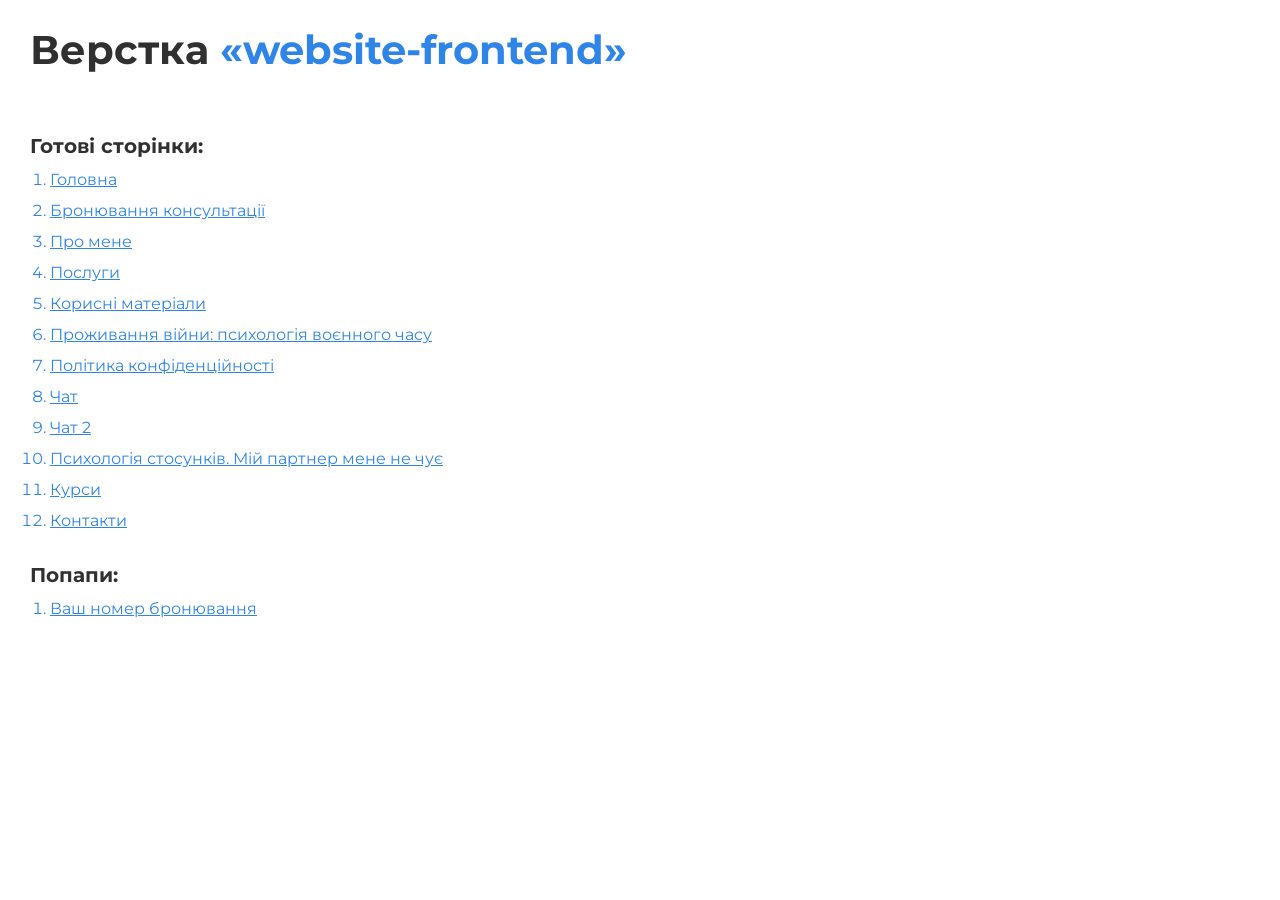
<file: index.html>
<!DOCTYPE html>
<html>

<head>
	<meta charset="UTF-8">
	<meta name="viewport" content="width=device-width, initial-scale=1.0">
	<title>Верстка «website-frontend»</title>
</head>

<body>
	<div class="rootpage">
		<h1>Верстка <span>«website-frontend»</span></h1>
		<div class="rootpage__info">
			Опис проєкту
		</div>
		<h2>Готові сторінки:</h2>
		<ol class="rootpage__list">
			<li><a target="_blank" href="home.html">Головна</a></li>
			<li><a target="_blank" href="reservation.html">Бронювання консультації</a></li>
			<li><a target="_blank" href="about.html">Про мене</a></li>
			<li><a target="_blank" href="services.html">Послуги</a></li>
			<li><a target="_blank" href="useful-materials.html">Корисні матеріали</a></li>
			<li><a target="_blank" href="blog.html">Проживання війни: психологія воєнного часу</a></li>
			<li><a target="_blank" href="privacy-policy.html">Політика конфіденційності</a></li>
			<li><a target="_blank" href="home-chat.html">Чат</a></li>
			<li><a target="_blank" href="home-chat-2.html">Чат 2</a></li>
			<li><a target="_blank" href="course.html">Психологія стосунків. Мій партнер мене не чує</a></li>
			<li><a target="_blank" href="courses.html">Курси</a></li>
			<li><a target="_blank" href="contacts.html">Контакти</a></li>
		</ol>
		<h2>Попапи:</h2>
		<ol class="rootpage__list">
			<li><a target="_blank" href="reservation.html#number-reservation">Ваш номер бронювання</a></li>
		</ol>
	</div>
</body>
<style>
	@charset "UTF-8";
	@import url("https://fonts.googleapis.com/css?family=Montserrat:regular,700&display=swap");

	*,
	*::before,
	*::after {
		padding: 0px;
		margin: 0px;
		border: 0px;
		box-sizing: border-box;
	}

	html,
	body {
		height: 100%;
		margin: 0;
		padding: 0;
		min-width: 320px;
		width: 100%;
		color: #fff;
		background-color: #fff;
	}

	body {
		font-family: Montserrat;
		font-size: 100%;
		line-height: 1;
		font-size: 1rem;
	}

	a {
		text-decoration: underline;
		color: #2F85E7;
	}

	a:visited {
		text-decoration: underline;
		color: #2F85E7;
	}

	a:hover {
		text-decoration: none;
	}

	ul li {
		list-style: disc;
	}

	img {
		vertical-align: top;
	}

	.wrapper {
		width: 100%;
		min-height: 100%;
		overflow: hidden;
	}

	.rootpage {
		padding: 30px;
		display: flex;
		flex-direction: column;
		align-items: flex-start;
	}

	@media (max-width: 767px) {
		.rootpage {
			padding: 30px 15px;
		}
	}

	h1 {
		color: #303030;
		font-size: 2.5rem;
		margin: 0px 0px 1.25rem 0px;
	}

	h1 span {
		color: #2F85E7;
	}

	@media (max-width: 767px) {
		h1 {
			font-size: 1.85rem;
			margin: 0px 0px 1.25rem 0px;
		}
	}

	h2 {
		color: #303030;
		font-size: 1.25rem;
		margin: 0px 0px 1rem 0px;
	}

	@media (max-width: 767px) {
		h2 {
			font-size: 1.125rem;
			margin: 0px 0px 1rem 0px;
		}
	}

	.rootpage__info {
		line-height: 140%;
		margin: 0px 0px 1.5rem 0px;
	}

	.rootpage__list {
		margin: 0px 0px 2.25rem 1.25rem;
		list-style: decimal;
	}

	.rootpage__list li:not(:last-child) {
		margin: 0px 0px 15px 0px;
	}

	.rootpage__list li {
		color: #2F85E7;
	}

	.rootpage__contacts,
	.rootpage__tnx {
		border-radius: 200px;
		padding: 20px 65px;
		line-height: 140%;
	}

	@media (max-width: 767px) {

		.rootpage__contacts,
		.rootpage__tnx {
			border-radius: 40px;
			padding: 20px;
		}
	}

	.rootpage__contacts a {
		color: #2F85E7;
	}

	.rootpage__tnx {
		background: #c22d63;
		margin: 0px 0px 1rem 0px;
	}
</style>

</html>
</file>
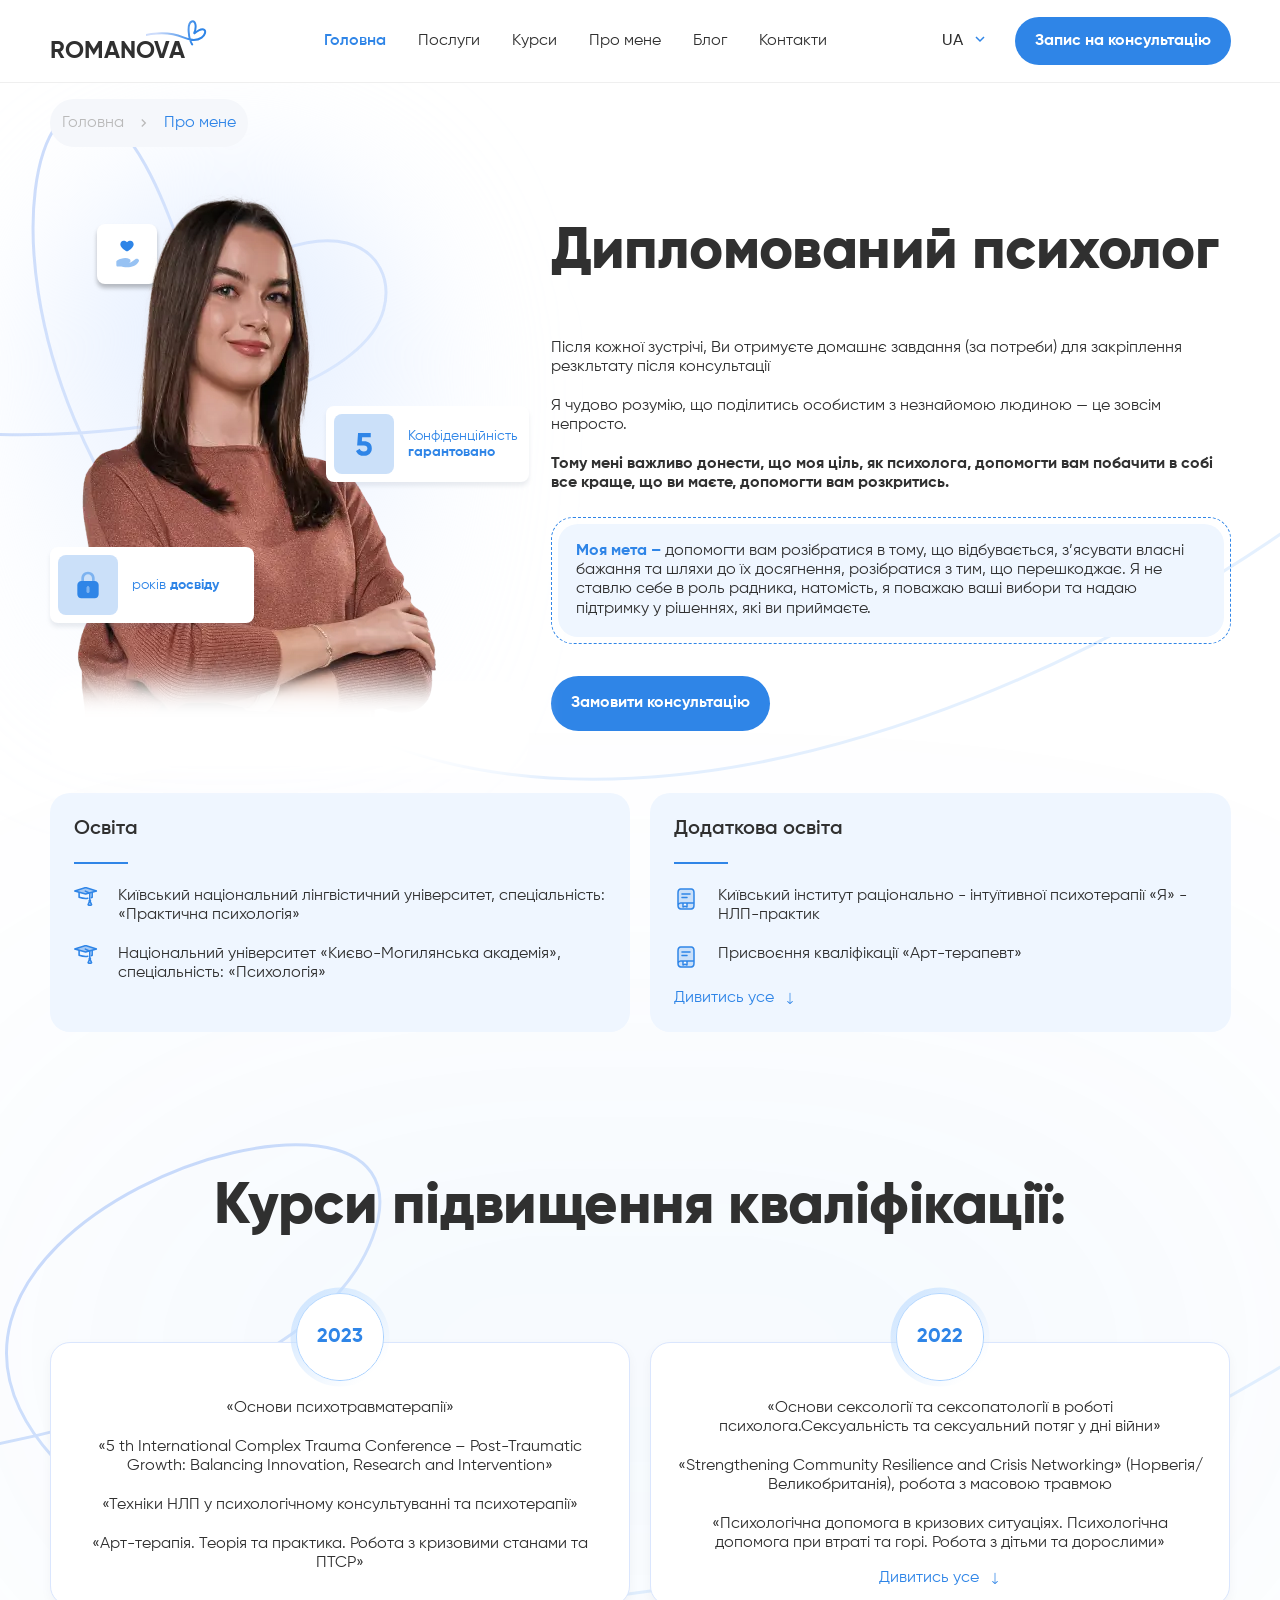
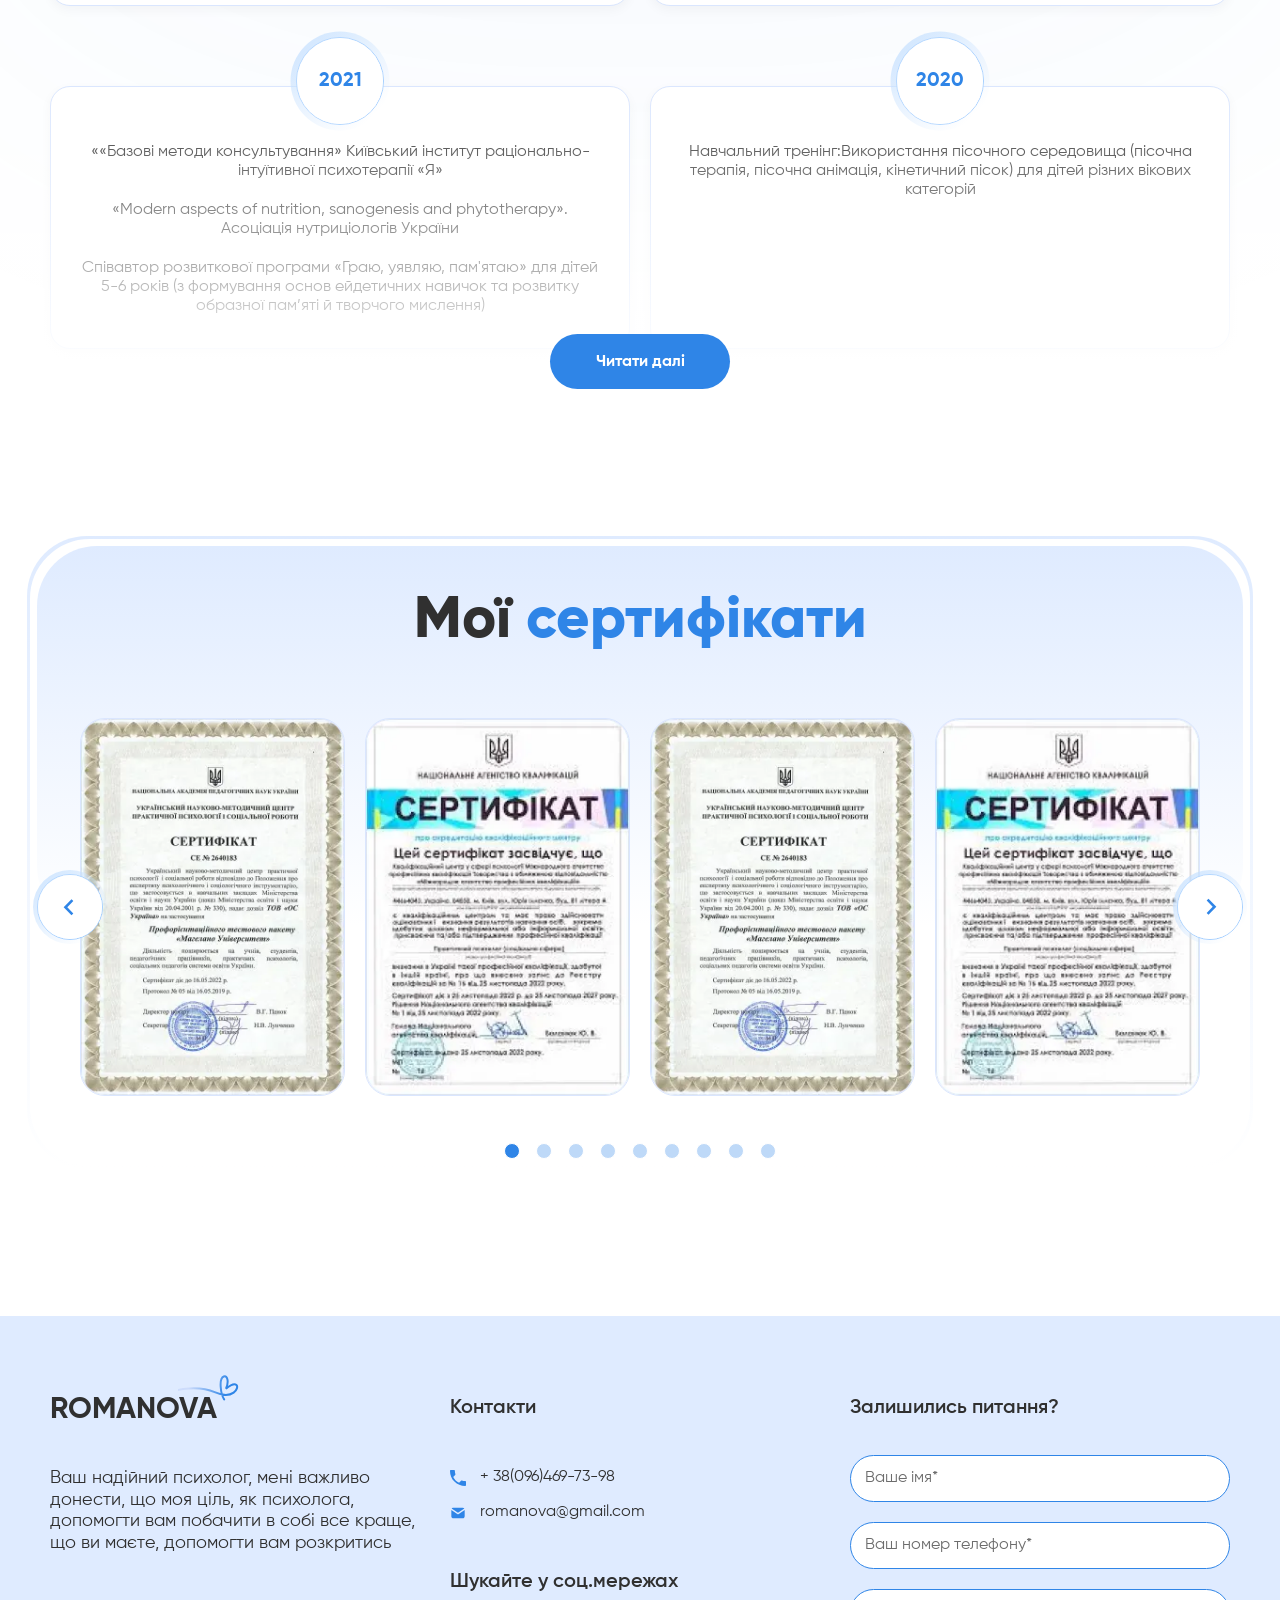
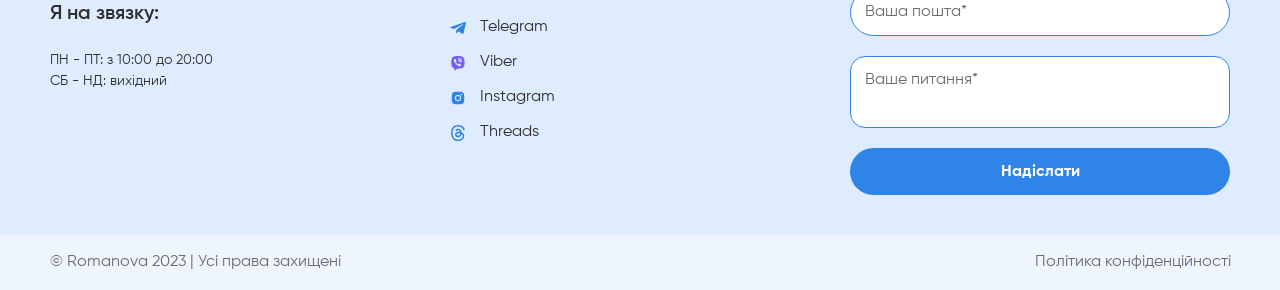
<file: about.html>
<!DOCTYPE html>
<html lang="uk">

<head>
	<title>Дипломований психолог</title>
	<meta charset="UTF-8">
	<meta name="format-detection" content="telephone=no">
	<link rel="shortcut icon" href="favicon.ico">
	<meta name="viewport" content="width=device-width, initial-scale=1.0">
	<link rel="preload" href="/fonts/Gilroy-Regular.woff2" as="font" type="font/woff2" crossorigin>
	<link rel="preload" href="/fonts/Gilroy-ExtraBold.woff2" as="font" type="font/woff2" crossorigin>
	<link rel="preload" href="/fonts/Gilroy-SemiBold.woff2" as="font" type="font/woff2" crossorigin>

	<link rel="preload" href="css/about.min.css?_v=20260325153457" as="style" onload="this.rel='stylesheet'">
	<noscript>
		<link rel="stylesheet" href="css/about.min.css?_v=20260325153457">
	</noscript>
</head>

<body>
	<div class="wrapper">
		<header data-scroll-show class="header">
			<div class="header__main">
				<div class="header__container">
					<a href="/" class="header__logo logo">Romanova</a>
					<nav data-da=".header__bottom, 1071.98, first" class="header__menu menu">
						<ul class="menu__list">
							<li><a href="#" class="active">Головна</a></li>
							<li><a href="#">Послуги</a></li>
							<li><a href="#">Курси</a></li>
							<li><a href="#">Про мене</a></li>
							<li><a href="#">Блог</a></li>
							<li><a href="#">Контакти</a></li>
						</ul>
					</nav>
					<div class="header__actions">
						<div data-da=".header__menu, 767.98, 1" class="header__language-switcher language-switcher">
							<a href='#' class="language-switcher__header filter__select select__current ">UA</a>

							<ul class="language-switcher__list filter__select__list">
								<li class="language-switcher__item filter__select__item">
									<a href="#">UA</a>
								</li>

								<li class="language-switcher__item filter__select__item">
									<a href="#">RU</a>
								</li>

								<li class="language-switcher__item filter__select__item">
									<a href="#">EN</a>
								</li>
							</ul>
						</div>
						<a href="#reservation" data-goto="#reservation" data-goto-header class="header__consultation btn btn-blue"><span>Запис на консультацію</span></a>
						<div class="header__burger">
							<button type="button" class="header__burger-icon" aria-label="Открыть меню"><span></span></button>
						</div>
					</div>
				</div>
			</div>
			<div class="header__bottom">
				<div class="header__contacts contacts-header">
					<div class="contacts-header__caption">Контакти</div>
					<a href="tel:380964697398" class="contacts-header__item">
						<svg>
							<use xlink:href="img/icons/icons.svg#phone"></use>
						</svg>
						<span>+ 38(096)469-73-98</span>
					</a>
					<a href="mailto:romanova@gmail.com" class="contacts-header__item">
						<svg>
							<use xlink:href="img/icons/icons.svg#mail"></use>
						</svg>
						<span>romanova@gmail.com</span>
					</a>
					<a href="#" class="contacts-header__item contacts-header__item_telegram" target='_blank'>
						<svg>
							<use xlink:href="img/icons/icons.svg#mail-filled"></use>
						</svg>
						<span>Telegram</span>
					</a>
					<a href="#" class="contacts-header__item contacts-header__item_viber" target='_blank'>
						<svg>
							<use xlink:href="img/icons/icons.svg#viber"></use>
						</svg>
						<span>Viber</span>
					</a>
					<div class="contacts-header__socials">
						<div class="contacts-header__socials-label">Шукайте у соц. мережах:</div>
						<div class="contacts-header__socials-icons socials">
							<a href="#" class="socials__icon socials__icon-viber">
								<svg>
									<use xlink:href="img/icons/icons.svg#threads"></use>
								</svg>
							</a>
							<a href="#" class="socials__icon socials__icon-telegram">
								<svg>
									<use xlink:href="img/icons/icons.svg#mail-filled"></use>
								</svg>
							</a>
							<a href="#" class="socials__icon socials__icon-instagram">
								<svg>
									<use xlink:href="img/icons/icons.svg#instagram"></use>
								</svg>
							</a>
							<a href="#" class="socials__icon socials__icon-youtube">
								<svg>
									<use xlink:href="img/icons/icons.svg#youtube"></use>
								</svg>
							</a>
						</div>
					</div>
				</div>

				<!--		<div class="header-bottom__language-switcher language-switcher">-->
				<!--			<div class="language-switcher__header filter__select select__current">UA</div>-->

				<!--			<ul class="language-switcher__list filter__select__list">-->
				<!--				<li class="language-switcher__item filter__select__item">-->
				<!--					<a href="#">UA</a>-->
				<!--				</li>-->

				<!--				<li class="language-switcher__item filter__select__item">-->
				<!--					<a href="#">RU</a>-->
				<!--				</li>-->
				<!--			</ul>-->
				<!--		</div>-->
			</div>
		</header>
		<main class="about-page">
			<nav class="breadcrumbs">
				<div class="breadcrumbs__container">
					<ul>
						<li><a href="#">Головна</a></li>
						<li><a href="#" class="_active">Про мене</a></li>
					</ul>
				</div>
			</nav>
			<section class="about-page__main about">
				<div class="about__container">
					<div class="about__body">
						<div class="about__row">
							<svg class="about__line" xmlns="http://www.w3.org/2000/svg" width="1920" height="674" viewBox="0 0 1920 674" fill="none">
								<path d="M-39 218.5C184 397.5 667.437 330.572 702.5 203.072C719 143.072 650.5 87.5718 515 193.215C384 -288.928 191.247 254.838 593.5 573.072C943 849.572 1661 500.572 1935 106.072" stroke="url(#paint0_linear_151_926)" stroke-width="3" />
								<linearGradient id="paint0_linear_151_926" x1="759" y1="616.074" x2="469" y2="224.574" gradientUnits="userSpaceOnUse">
									<stop stop-color="#E4F0FE" />
									<stop offset="1" stop-color="#CCDCFB" />
								</linearGradient>
							</svg>
							<div class="about__img">
								<span class="about__img-icon about__img-icon-1"></span>
								<div class="about__confidence">
									<div class="about__confidence-icon"></div>
									<span>років <strong>досвіду</strong></span>
								</div>
								<picture><source srcset="img/homePage/about-img.webp" type="image/webp"><img src="img/homePage/about-img.png" alt="img"></picture>
								<!-- <img
									src="img/homePage/about.webp"
									srcset="
									img/homePage/about-320.webp 300w,
									img/homePage/about-768.webp 360w,
									img/homePage/about.webp 417w
									"
									sizes="
									(max-width: 480px) 300px,
									(max-width: 767px) 360px,
									417px
									"
									alt="Романова Наталія"
									width="417"
									height="546"
									fetchpriority="high"
									decoding="async"
								> -->
								<div class="about__experience">
									<div class="about__experience-icon"></div>
									<span>Конфіденційність <strong>гарантовано</strong></span>
								</div>
							</div>
							<div class="about__details">
								<div data-da=".about__row, 767.98,first" class="about__block">
									<h1 class="about__title title-section">Дипломований психолог</h1>
									<p>Після кожної зустрічі, Ви отримуєте домашнє завдання (за потреби) для закріплення резкльтату після консультації</p>
								</div>
								<div class="about__text">
									<p>Я чудово розумію, що поділитись особистим з незнайомою людиною — це зовсім непросто.</p>
									<p><strong>Тому мені важливо донести, що моя ціль, як психолога, допомогти вам побачити в собі все краще, що ви маєте, допомогти вам розкритись.</strong></p>
								</div>
								<div class="about__goal">
									<div class="about__goal-overlay">
										<p><strong>Моя мета –</strong> допомогти вам розібратися в тому, що відбувається, з’ясувати власні бажання та шляхи до їх досягнення, розібратися з тим, що перешкоджає. Я не ставлю себе в роль радника, натомість, я поважаю ваші вибори та надаю підтримку у рішеннях, які ви приймаєте.</p>
									</div>
								</div>
								<a href="#" class="about__order-consultation btn btn-blue">Замовити консультацію</a>
							</div>
						</div>
						<div class="about__education education-about">
							<div class="education-about__row">
								<div class="education-about__block">
									<div class="education-about__caption">Освіта</div>
									<div class="education-about__list education-about__list-base">
										<p>Київський національний лінгвістичний університет, спеціальність: «Практична психологія»</p>
										<p>Національний університет «Києво-Могилянська академія», спеціальність: «Психологія»</p>
										<div class="education-about__list-hide"></div>
									</div>
									<button type="button" class="education-about__show-more btn-show">
										<span>Дивитись усе</span>
										<svg>
											<use xlink:href="img/icons/icons.svg#arrow"></use>
										</svg>
									</button>
								</div>
								<div class="education-about__block">
									<div class="education-about__caption">Додаткова освіта</div>
									<div class="education-about__list education-about__list-additional">
										<p>Київський інститут раціонально - інтуїтивної психотерапії «Я» - НЛП-практик</p>
										<p>Присвоєння кваліфікації «Арт-терапевт»</p>
										<div class="education-about__list-hide">
											<p>Київський інститут раціонально - інтуїтивної психотерапії «Я» - НЛП-практик</p>
											<p>Присвоєння кваліфікації «Арт-терапевт»</p>
										</div>
									</div>
									<button type="button" class="education-about__show-more btn-show">
										<span>Дивитись усе</span>
										<svg>
											<use xlink:href="img/icons/icons.svg#arrow"></use>
										</svg>
									</button>
								</div>
							</div>
						</div>
					</div>
				</div>
			</section>
			<section class="about-page__courses about-courses">
				<div class="about-courses__container">
					<h2 class="about-courses__title title-section">Курси підвищення кваліфікації:</h2>
					<div class="about-courses__items">
						<div class="about-courses__course course-about">
							<div class="course-about__icon icon-service">
								<span>2023</span>
							</div>
							<ul class="course-about__list">
								<li>«Основи психотравматерапії»</li>
								<li>«5 th International Complex Trauma Conference – Post-Traumatic Growth: Balancing Innovation, Research and Intervention»</li>
								<li>«Техніки НЛП у психологічному консультуванні та психотерапії»</li>
								<li>«Арт-терапія. Теорія та практика. Робота з кризовими станами та ПТСР»</li>
							</ul>
							<ul class="course-about__list course-about__list-hide">

							</ul>
							<button type="button" class="course-about__show-more btn-show">
								<span>Дивитись усе</span>
								<svg>
									<use xlink:href="img/icons/icons.svg#arrow"></use>
								</svg>
							</button>
						</div>
						<div class="about-courses__course course-about">
							<div class="course-about__icon icon-service">
								<span>2022</span>
							</div>
							<ul class="course-about__list">
								<li>«Основи сексології та сексопатології в роботі психолога.Сексуальність та сексуальний потяг у дні війни»</li>
								<li>«Strengthening Community Resilience and Crisis Networking» (Норвегія/Великобританія), робота з масовою травмою</li>
								<li>«Психологічна допомога в кризових ситуаціях. Психологічна допомога при втраті та горі. Робота з дітьми та дорослими»</li>
							</ul>
							<ul class="course-about__list course-about__list-hide">
								<li>«Основи сексології та сексопатології в роботі психолога.Сексуальність та сексуальний потяг у дні війни»</li>
								<li>«Strengthening Community Resilience and Crisis Networking» (Норвегія/Великобританія), робота з масовою травмою</li>
								<li>«Психологічна допомога в кризових ситуаціях. Психологічна допомога при втраті та горі. Робота з дітьми та дорослими»</li>
							</ul>
							<button type="button" class="course-about__show-more btn-show">
								<span>Дивитись усе</span>
								<svg>
									<use xlink:href="img/icons/icons.svg#arrow"></use>
								</svg>
							</button>
						</div>
						<div class="about-courses__course course-about">
							<div class="course-about__icon icon-service">
								<span>2021</span>
							</div>
							<ul class="course-about__list">
								<li>««Базові методи консультування» Київський інститут раціонально-інтуїтивної психотерапії «Я»</li>
								<li>«Modern aspects of nutrition, sanogenesis and phytotherapy». Асоціація нутриціологів України</li>
								<li>Співавтор розвиткової програми «Граю, уявляю, пам'ятаю» для дітей 5-6 років (з формування основ ейдетичних навичок та розвитку образної пам’яті й творчого мислення)</li>
							</ul>
							<ul class="course-about__list course-about__list-hide"></ul>
							<button type="button" class="course-about__show-more btn-show">
								<span>Дивитись усе</span>
								<svg>
									<use xlink:href="img/icons/icons.svg#arrow"></use>
								</svg>
							</button>
						</div>
						<div class="about-courses__course course-about">
							<div class="course-about__icon icon-service">
								<span>2020</span>
							</div>
							<ul class="course-about__list">
								<li>Навчальний тренінг:Використання пісочного середовища (пісочна терапія, пісочна анімація, кінетичний пісок) для дітей різних вікових категорій</li>
							</ul>
							<ul class="course-about__list course-about__list-hide"></ul>
							<button type="button" class="course-about__show-more btn-show">
								<span>Дивитись усе</span>
								<svg>
									<use xlink:href="img/icons/icons.svg#arrow"></use>
								</svg>
							</button>
						</div>
						<div class="about-courses__course course-about">
							<div class="course-about__icon icon-service">
								<span>2018</span>
							</div>
							<ul class="course-about__list">
								<li>Навчальний тренінг «Сенсоріум: у світі відчуттів, звуків, запахів і кольорів». На базі дитячого центру «Сонячне сяйво», Інститут Педагогіки травми </li>
								<li>Вуличний фестиваль: учасник волонтерського міського заходу до Дня родини. Арт - простір дітям</li>
							</ul>
							<ul class="course-about__list course-about__list-hide"></ul>
							<button type="button" class="course-about__show-more btn-show">
								<span>Дивитись усе</span>
								<svg>
									<use xlink:href="img/icons/icons.svg#arrow"></use>
								</svg>
							</button>
						</div>
					</div>
					<button type="button" class="about-courses__read-more btn btn-blue">Читати далі</button>

					<svg class="about-courses__line-svg">
						<use xlink:href="img/icons/icons.svg#work-with-line"></use>
					</svg>
				</div>
			</section>
			<section class="about-page__certificates certificates bg-gradient">
				<div class="bg-gradient__inner">
					<div class="bg-gradient__body">
						<div class="bg-gradient__content">
							<h2 class="certificates__title title-section">Мої <span>сертифікати</span></h2>
							<div class="certificates__slider">
								<button type="button" class="certificates__slider-nav certificates__slider-nav--prev btn" aria-label="Попередній слайд">
									<svg>
										<use xlink:href="img/icons/icons.svg#slider-nav"></use>
									</svg>
								</button>
								<div class="certificates__slider-body swiper">
									<div class="certificates__slider-wrapper swiper-wrapper">
										<div class="slide-certificate swiper-slide">
											<picture><source data-srcset="img/certificates/2.webp" srcset="[data-uri]" type="image/webp"><img src="[data-uri]"  data-src="img/certificates/2.jpg" src="img/certificates/2.jpg" alt=""></picture>
										</div>
										<div class="slide-certificate swiper-slide">
											<picture><source data-srcset="img/certificates/1.webp" srcset="[data-uri]" type="image/webp"><img src="[data-uri]"  data-src="img/certificates/1.jpg" src="img/certificates/1.png" alt=""></picture>
										</div>
										<div class="slide-certificate swiper-slide">
											<picture><source data-srcset="img/certificates/2.webp" srcset="[data-uri]" type="image/webp"><img src="[data-uri]"  data-src="img/certificates/2.jpg" src="img/certificates/2.png" alt=""></picture>
										</div>
										<div class="slide-certificate swiper-slide">
											<picture><source data-srcset="img/certificates/1.webp" srcset="[data-uri]" type="image/webp"><img src="[data-uri]"  data-src="img/certificates/1.jpg" src="img/certificates/1.png" alt=""></picture>
										</div>
										<div class="slide-certificate swiper-slide">
											<picture><source data-srcset="img/certificates/1.webp" srcset="[data-uri]" type="image/webp"><img src="[data-uri]"  data-src="img/certificates/1.jpg" src="img/certificates/1.png" alt=""></picture>
										</div>
										<div class="slide-certificate swiper-slide double-width">
											<picture><source data-srcset="img/certificates/0.webp" srcset="[data-uri]" type="image/webp"><img src="[data-uri]"  data-src="img/certificates/0.jpg" src="img/certificates/0.jpg" alt=""></picture>
										</div>
										<div class="slide-certificate swiper-slide">
											<picture><source data-srcset="img/certificates/2.webp" srcset="[data-uri]" type="image/webp"><img src="[data-uri]"  data-src="img/certificates/2.jpg" src="img/certificates/2.jpg" alt=""></picture>
										</div>
										<div class="slide-certificate swiper-slide double-width">
											<picture><source data-srcset="img/certificates/1.webp" srcset="[data-uri]" type="image/webp"><img src="[data-uri]"  data-src="img/certificates/1.jpg" src="img/certificates/1.jpg" alt=""></picture>
										</div>
										<div class="slide-certificate swiper-slide">
											<picture><source data-srcset="img/certificates/2.webp" srcset="[data-uri]" type="image/webp"><img src="[data-uri]"  data-src="img/certificates/2.jpg" src="img/certificates/2.jpg" alt=""></picture>
										</div>

									</div>
								</div>
								<button type="button" class="certificates__slider-nav certificates__slider-nav--next btn" aria-label="Наступний слайд">
									<svg>
										<use xlink:href="img/icons/icons.svg#slider-nav"></use>
									</svg>
								</button>
							</div>
							<div class="swiper-pagination"></div>
						</div>
					</div>
				</div>
			</section>
		</main>
		<footer class="footer">
			<div class="footer__container">
				<div class="footer__body">
					<div class="footer__column">
						<a href="#" class="footer__logo logo" aria-label="Перейти на головну сторінку">Romanova</a>
						<p class="footer__text">Ваш надійний психолог, мені важливо донести, що моя ціль, як психолога, допомогти вам побачити в собі все краще, що ви маєте, допомогти вам розкритись</p>
						<div class="footer__schedule schedule">
							<div class="schedule__label">Я на звязку:</div>
							<p class="schedule__value">
								<time datetime="T10:00">ПН - ПТ: з 10:00 до 20:00</time>
							</p>
							<p class="schedule__value">СБ - НД: вихідний</p>
						</div>
					</div>
					<div class="footer__column contacts-info">
						<div class="contacts-info__caption">Контакти</div>
						<div class="contacts-info__items">
							<a href="tel:380964697398" class="contacts-info__link" aria-label="Телефон: +38(096)469-73-98">
								<svg>
									<use xlink:href="img/icons/icons.svg#phone"></use>
								</svg>
								<span>+ 38(096)469-73-98</span>
							</a>
							<a href="mailto:romanova@gmail.com" class="contacts-info__link">
								<svg>
									<use xlink:href="img/icons/icons.svg#mail"></use>
								</svg>
								<span>romanova@gmail.com</span>
							</a>
						</div>
						<div class="contacts-info__caption contacts-info__caption--footer">Шукайте у соц.мережах</div>
						<div class="contacts-info__items">
							<a href="#" class="contacts-info__link contacts-info__link_telegram">
								<svg>
									<use xlink:href="img/icons/icons.svg#mail-filled"></use>
								</svg>
								<span>Telegram</span>
							</a>
							<a href="#" class="contacts-info__link contacts-info__link_viber">
								<svg>
									<use xlink:href="img/icons/icons.svg#viber"></use>
								</svg>
								<span>Viber</span>
							</a>
							<a href="#" class="contacts-info__link contacts-info__link_viber">
								<svg>
									<use xlink:href="img/icons/icons.svg#instagram"></use>
								</svg>
								<span>Instagram</span>
							</a>
							<a href="#" class="contacts-info__link contacts-info__link_viber">
								<svg>
									<use xlink:href="img/icons/icons.svg#threads"></use>
								</svg>
								<span>Threads</span>
							</a>
						</div>
					</div>
					<form data-ajax action="https://jsonplaceholder.typicode.com/users" method="post" class="footer__column form-footer" data-popup-message="#success-send">
						<div class="footer__column-caption form-footer__caption">Залишились питання?</div>
						<div class="form-footer__inputs">
							<div class="form-footer__input">
								<input data-required type="text" name="name" placeholder="Ваше імя*" class="input" aria-label="Ваше ім'я">
							</div>
							<div class="form-footer__input">
								<input data-required type="tel" name="phone" placeholder="Ваш номер телефону*" class="input" aria-label="Ваш номер телефону">
							</div>
							<div class="form-footer__input">
								<input data-required type="email" name="email" placeholder="Ваша пошта*" class="input" aria-label="Ваша пошта">
							</div>
							<div class="form-footer__input">
								<textarea name="message" cols="30" rows="10" placeholder="Ваше питання*"></textarea>
							</div>
						</div>
						<button type="submit" id="submitBtn" class="form-footer__submit btn btn-blue" aria-label="Надіслати форму">Надіслати</button>
					</form>
				</div>
			</div>
			<div class="footer__bottom">
				<div class="footer__container">
					<p class="footer__copyright-text">© Romanova 2023 | Усі права захищені</p>
					<a href="privacy-policy.html" class="footer__privacy-policy">Політика конфіденційності</a>
				</div>
			</div>
		</footer>
	</div>
	<script src="js/main.min.js?_v=20260325153457" defer></script>
	<script src="js/about.min.js?_v=20260325153457" defer></script>

	<div id="success-send" class="popup reservation-popup">
		<div class="popup__wrapper">
			<svg class="popup-line" xmlns="http://www.w3.org/2000/svg" width="1920" height="673" viewBox="0 0 1920 673" fill="none">
				<path d="M1970 220.572C1747 399.572 1308.56 330.572 1273.5 203.072C1257 143.072 1325.5 87.5718 1461 193.215C1592 -288.928 1784.75 254.838 1382.5 573.072C1033 849.572 266 490.5 -8 96" stroke="url(#paint0_linear_242_2373)" stroke-width="3" />
				<defs>
					<linearGradient id="paint0_linear_242_2373" x1="676" y1="623.5" x2="1793.5" y2="291.5" gradientUnits="userSpaceOnUse">
						<stop stop-color="white" />
						<stop offset="1" stop-color="#8DC1FF" />
					</linearGradient>
				</defs>
			</svg>
			<div class="popup__content">
				<button data-close type="button" class="popup__close">
					<svg xmlns="http://www.w3.org/2000/svg" width="34" height="34" viewBox="0 0 34 34" fill="none">
						<path d="M9.91602 9.91699L24.0827 24.0837M9.91602 24.0837L24.0827 9.91699" stroke="#87BFFF" stroke-width="3.54167" stroke-linecap="round" stroke-linejoin="round" />
					</svg>
				</button>
				<div class="reservation-popup__content">
					<div class="reservation-popup__number title-section">Ваше повідомлення відправлено</div>
				</div>
			</div>
		</div>
	</div>
</body>

</html>
</file>
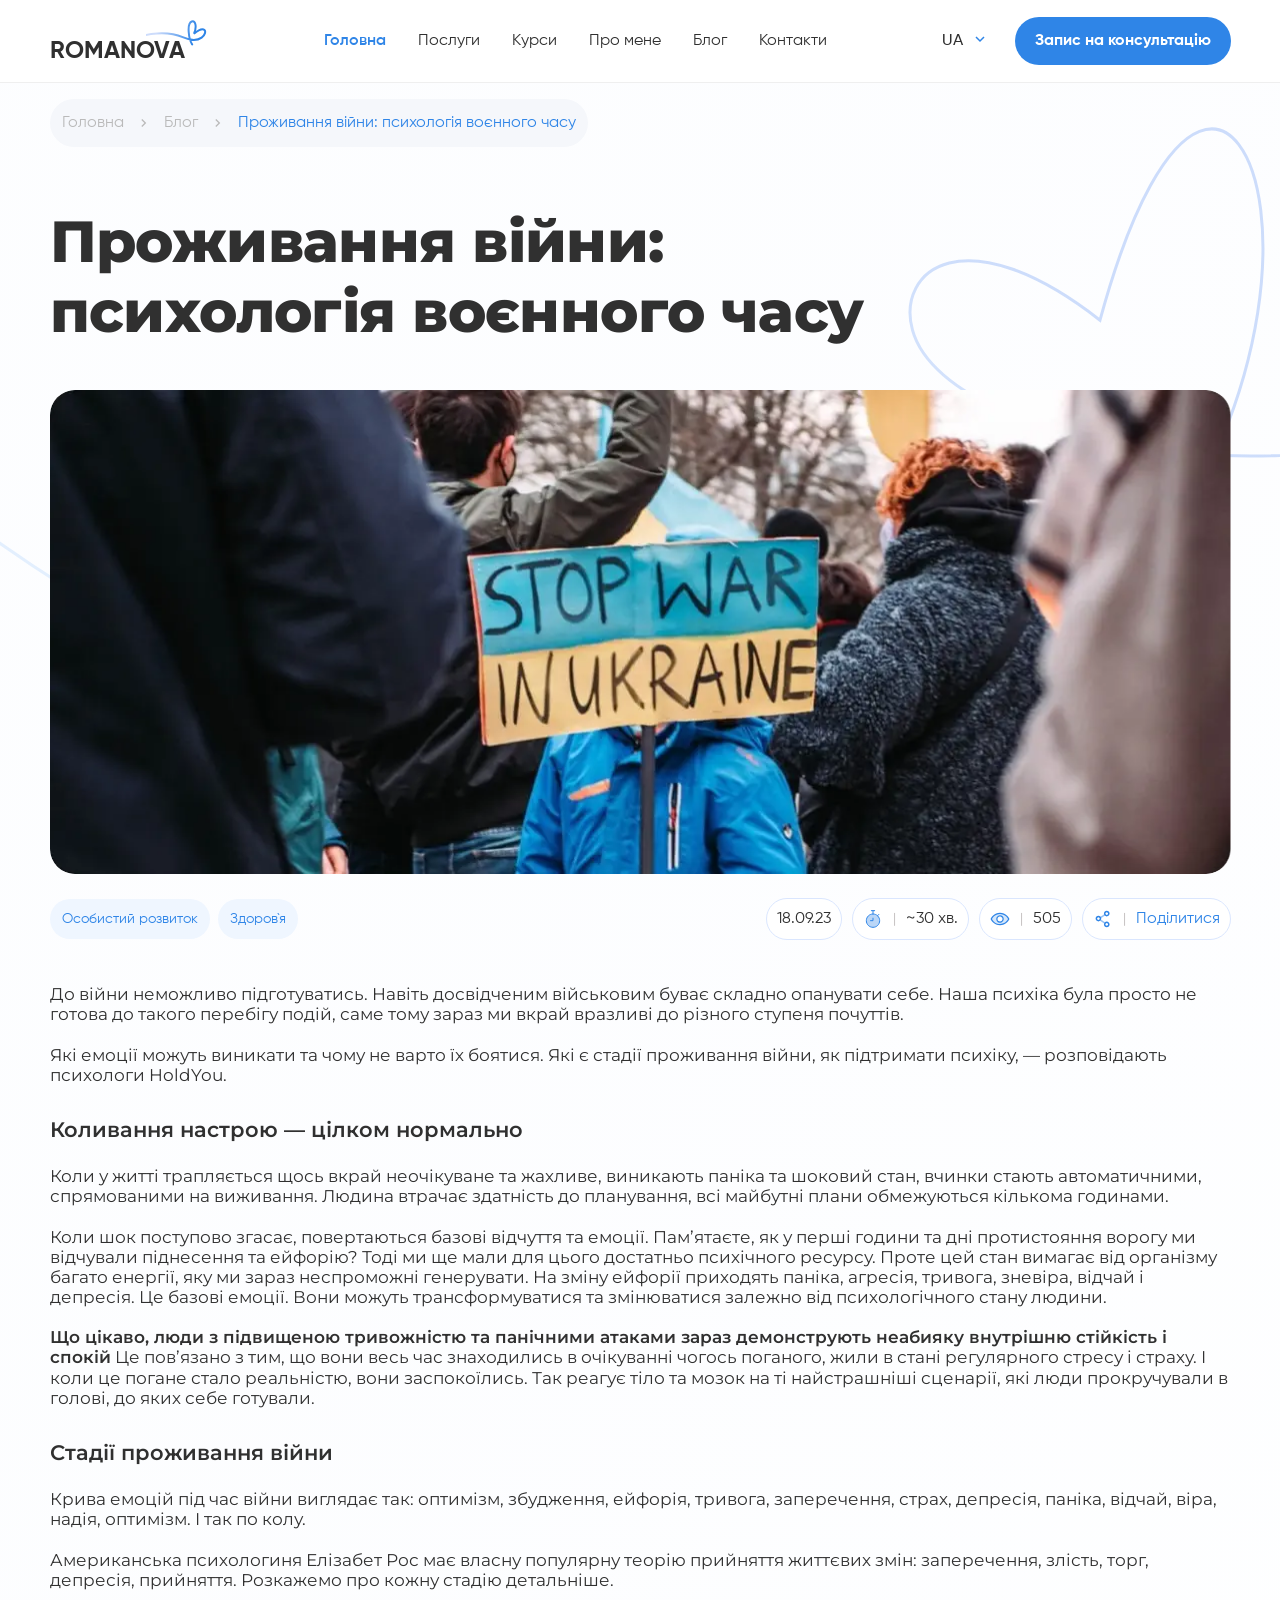
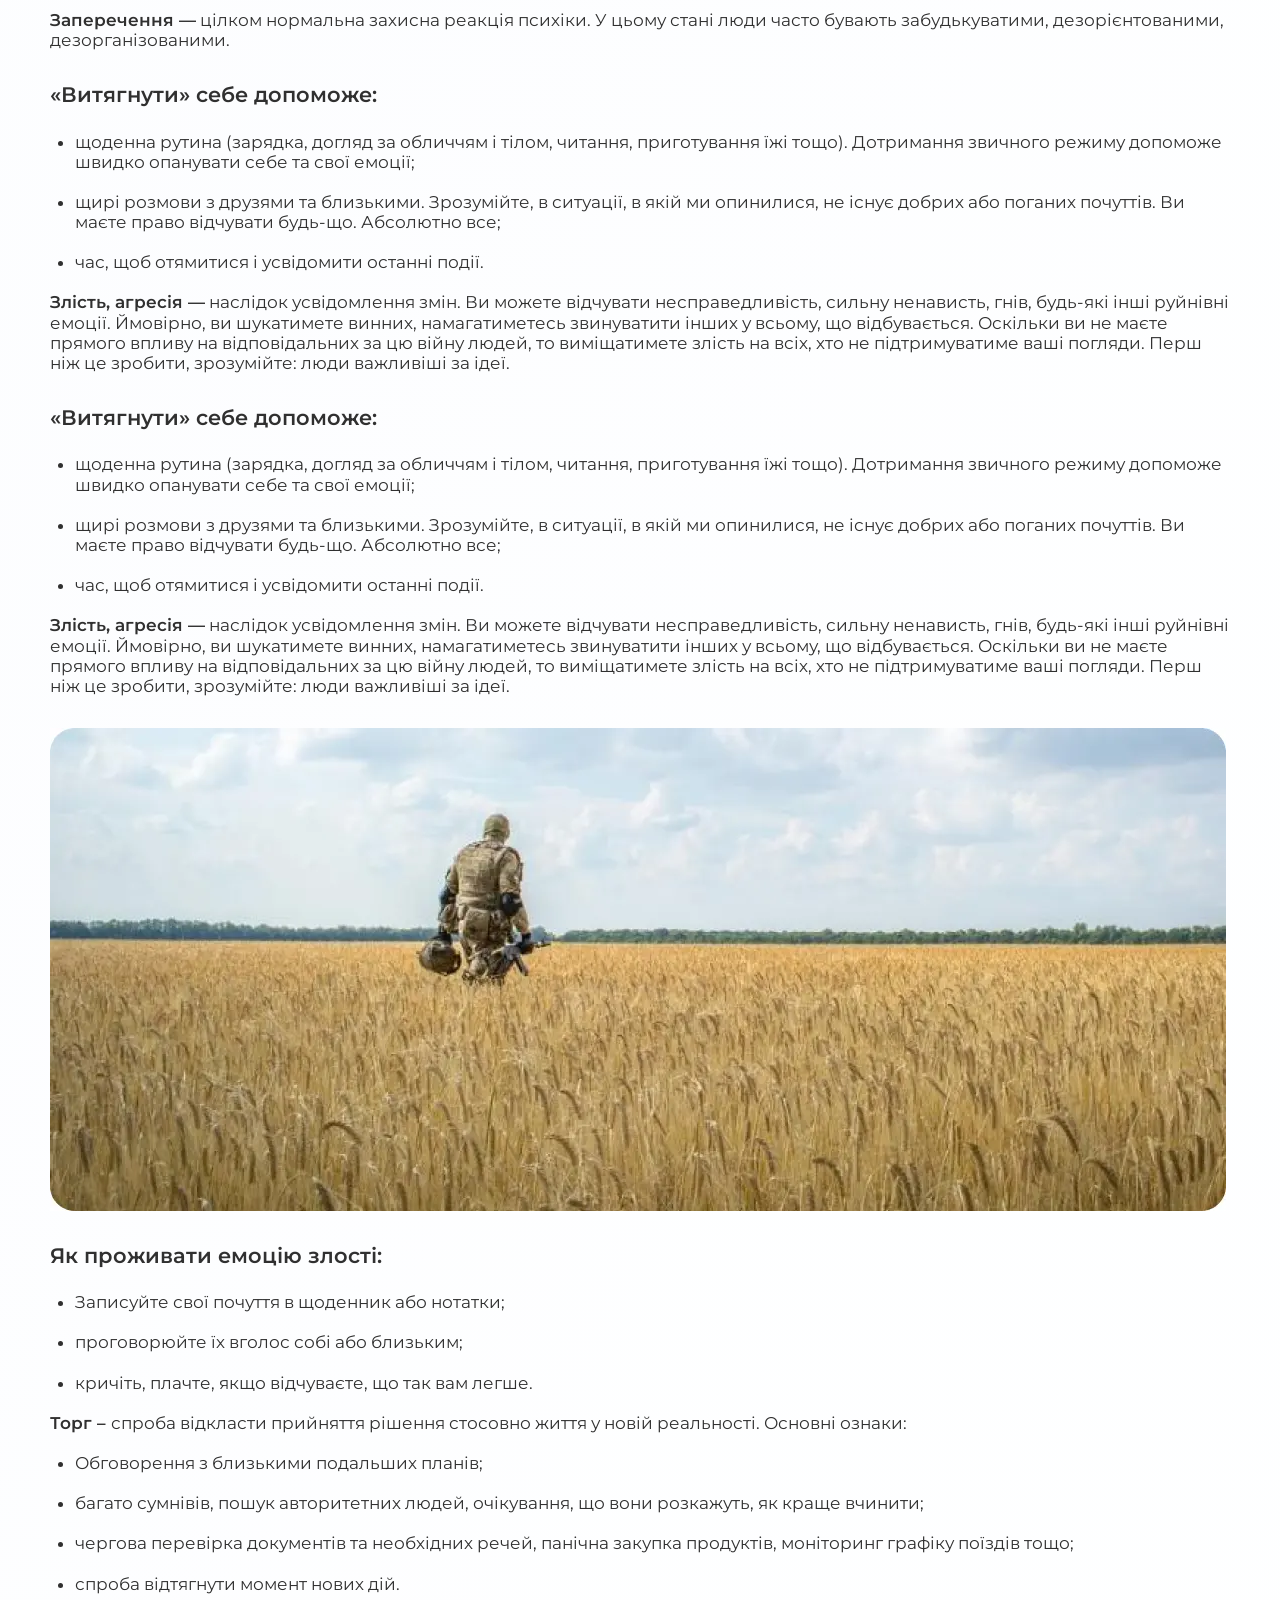
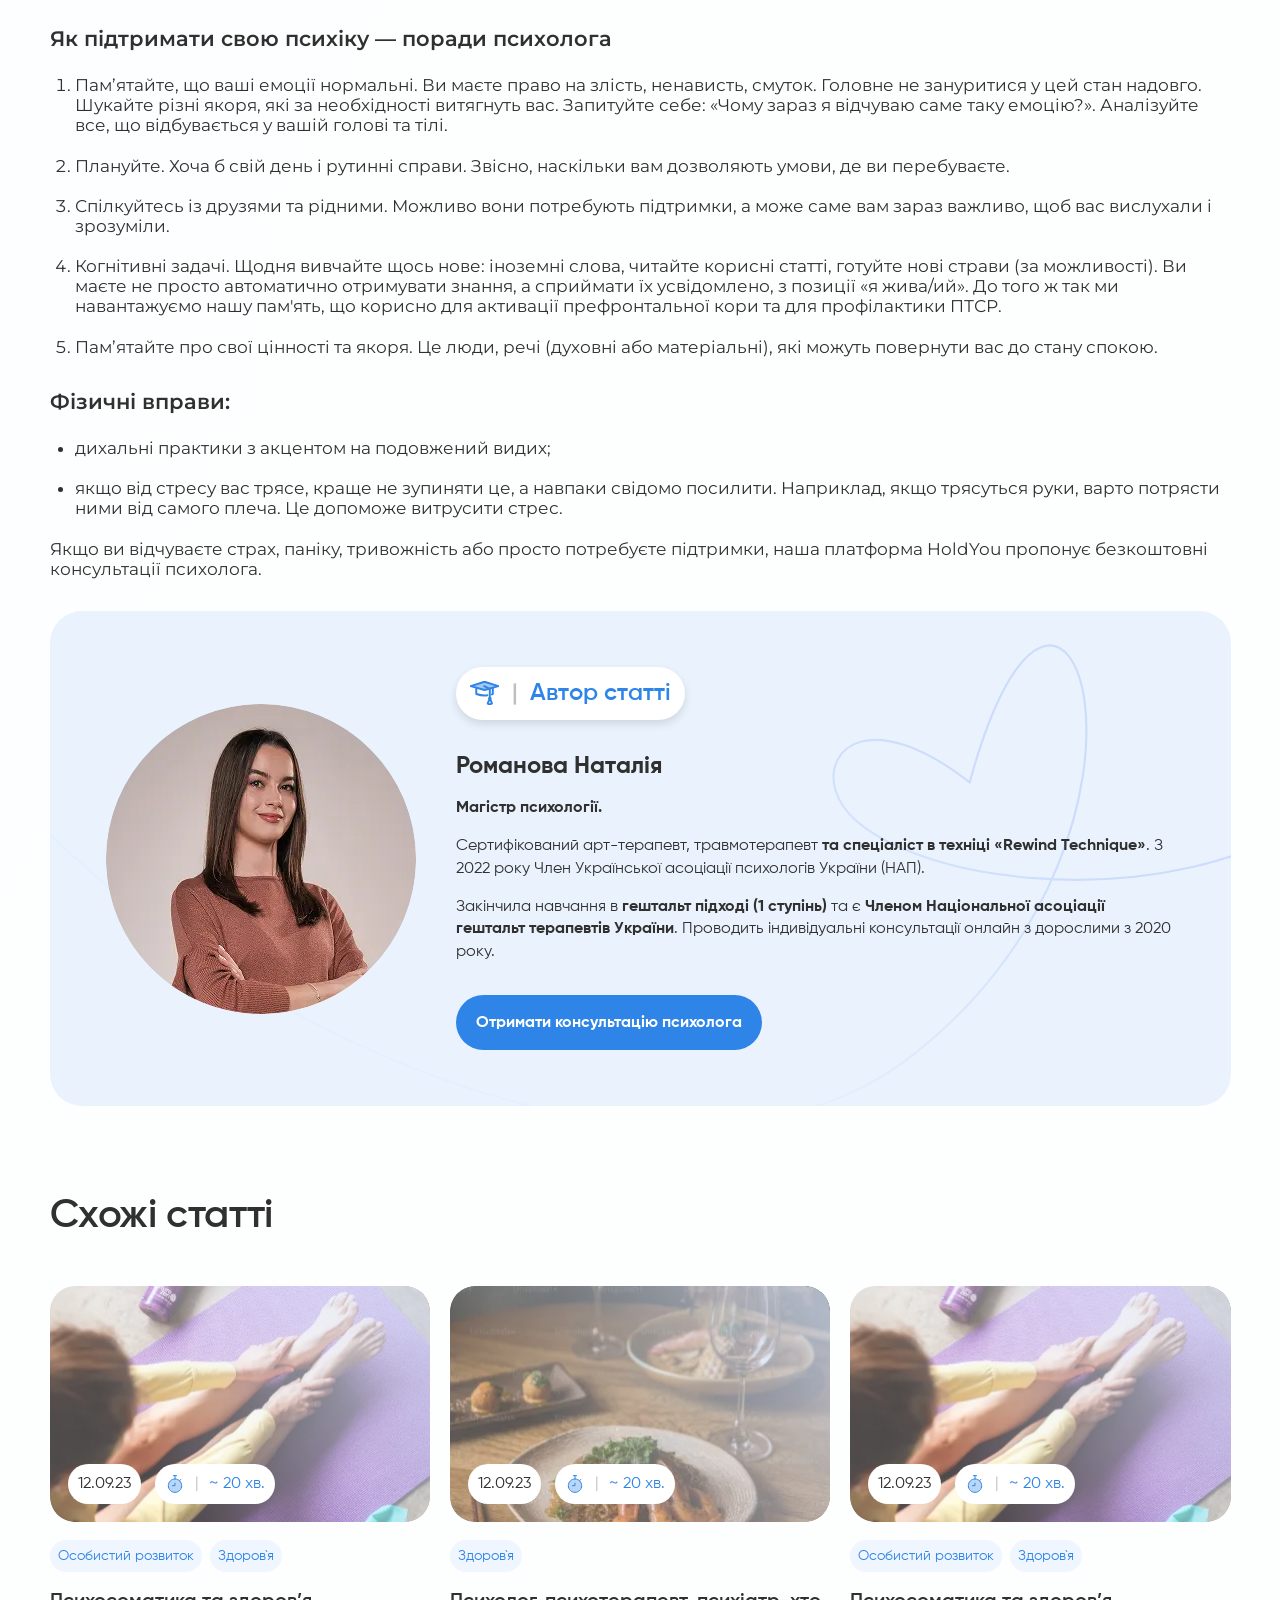
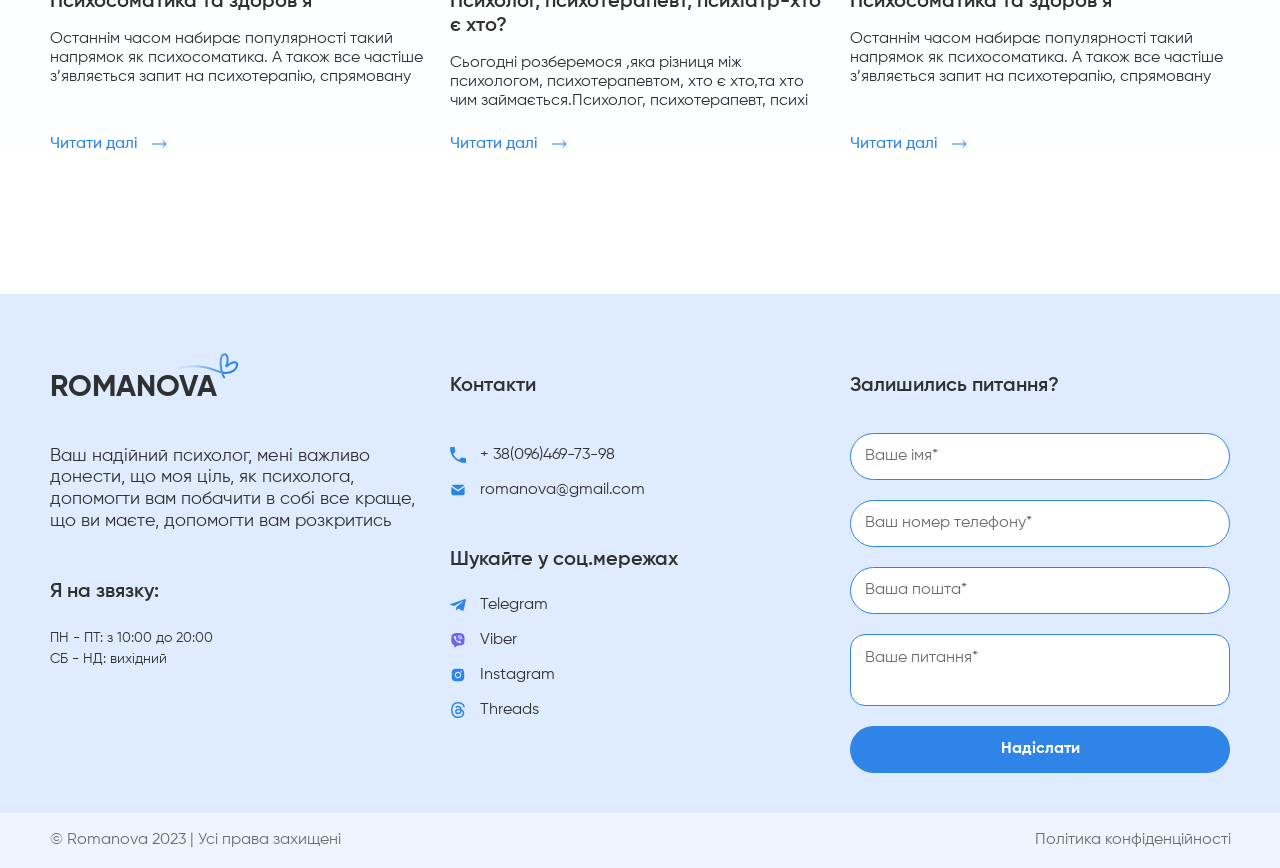
<file: blog.html>
<!DOCTYPE html>
<html lang="uk">

<head>
	<title>Корисні матеріали</title>
	<meta charset="UTF-8">
	<meta name="format-detection" content="telephone=no">
	<link rel="shortcut icon" href="favicon.ico">
	<meta name="viewport" content="width=device-width, initial-scale=1.0">
	<link rel="preload" href="/fonts/Gilroy-Regular.woff2" as="font" type="font/woff2" crossorigin>
	<link rel="preload" href="/fonts/Gilroy-ExtraBold.woff2" as="font" type="font/woff2" crossorigin>
	<link rel="preload" href="/fonts/Gilroy-SemiBold.woff2" as="font" type="font/woff2" crossorigin>

	<link rel="preload" href="css/blog.min.css?_v=20260325153457" as="style" onload="this.rel='stylesheet'">
	<noscript>
		<link rel="stylesheet" href="css/blog.min.css?_v=20260325153457">
	</noscript>
</head>

<body>
	<div class="wrapper">
		<header data-scroll-show class="header">
			<div class="header__main">
				<div class="header__container">
					<a href="/" class="header__logo logo">Romanova</a>
					<nav data-da=".header__bottom, 1071.98, first" class="header__menu menu">
						<ul class="menu__list">
							<li><a href="#" class="active">Головна</a></li>
							<li><a href="#">Послуги</a></li>
							<li><a href="#">Курси</a></li>
							<li><a href="#">Про мене</a></li>
							<li><a href="#">Блог</a></li>
							<li><a href="#">Контакти</a></li>
						</ul>
					</nav>
					<div class="header__actions">
						<div data-da=".header__menu, 767.98, 1" class="header__language-switcher language-switcher">
							<a href='#' class="language-switcher__header filter__select select__current ">UA</a>

							<ul class="language-switcher__list filter__select__list">
								<li class="language-switcher__item filter__select__item">
									<a href="#">UA</a>
								</li>

								<li class="language-switcher__item filter__select__item">
									<a href="#">RU</a>
								</li>

								<li class="language-switcher__item filter__select__item">
									<a href="#">EN</a>
								</li>
							</ul>
						</div>
						<a href="#reservation" data-goto="#reservation" data-goto-header class="header__consultation btn btn-blue"><span>Запис на консультацію</span></a>
						<div class="header__burger">
							<button type="button" class="header__burger-icon" aria-label="Открыть меню"><span></span></button>
						</div>
					</div>
				</div>
			</div>
			<div class="header__bottom">
				<div class="header__contacts contacts-header">
					<div class="contacts-header__caption">Контакти</div>
					<a href="tel:380964697398" class="contacts-header__item">
						<svg>
							<use xlink:href="img/icons/icons.svg#phone"></use>
						</svg>
						<span>+ 38(096)469-73-98</span>
					</a>
					<a href="mailto:romanova@gmail.com" class="contacts-header__item">
						<svg>
							<use xlink:href="img/icons/icons.svg#mail"></use>
						</svg>
						<span>romanova@gmail.com</span>
					</a>
					<a href="#" class="contacts-header__item contacts-header__item_telegram" target='_blank'>
						<svg>
							<use xlink:href="img/icons/icons.svg#mail-filled"></use>
						</svg>
						<span>Telegram</span>
					</a>
					<a href="#" class="contacts-header__item contacts-header__item_viber" target='_blank'>
						<svg>
							<use xlink:href="img/icons/icons.svg#viber"></use>
						</svg>
						<span>Viber</span>
					</a>
					<div class="contacts-header__socials">
						<div class="contacts-header__socials-label">Шукайте у соц. мережах:</div>
						<div class="contacts-header__socials-icons socials">
							<a href="#" class="socials__icon socials__icon-viber">
								<svg>
									<use xlink:href="img/icons/icons.svg#threads"></use>
								</svg>
							</a>
							<a href="#" class="socials__icon socials__icon-telegram">
								<svg>
									<use xlink:href="img/icons/icons.svg#mail-filled"></use>
								</svg>
							</a>
							<a href="#" class="socials__icon socials__icon-instagram">
								<svg>
									<use xlink:href="img/icons/icons.svg#instagram"></use>
								</svg>
							</a>
							<a href="#" class="socials__icon socials__icon-youtube">
								<svg>
									<use xlink:href="img/icons/icons.svg#youtube"></use>
								</svg>
							</a>
						</div>
					</div>
				</div>

				<!--		<div class="header-bottom__language-switcher language-switcher">-->
				<!--			<div class="language-switcher__header filter__select select__current">UA</div>-->

				<!--			<ul class="language-switcher__list filter__select__list">-->
				<!--				<li class="language-switcher__item filter__select__item">-->
				<!--					<a href="#">UA</a>-->
				<!--				</li>-->

				<!--				<li class="language-switcher__item filter__select__item">-->
				<!--					<a href="#">RU</a>-->
				<!--				</li>-->
				<!--			</ul>-->
				<!--		</div>-->
			</div>
		</header>
		<main class="blog-page">
			<nav class="breadcrumbs">
				<div class="breadcrumbs__container">
					<ul>
						<li><a href="#">Головна</a></li>
						<li><a href="#">Блог</a></li>
						<li><a href="#" class="_active">Проживання війни: психологія воєнного часу</a></li>
					</ul>
				</div>
			</nav>
			<section class="blog-page__body blog">
				<svg class="blog-line" width="1920" height="674" viewBox="0 0 1920 674" fill="none" xmlns="http://www.w3.org/2000/svg">
					<path d="M1929 220.572C1706 399.572 1267.56 330.572 1232.5 203.072C1216 143.072 1284.5 87.5718 1420 193.215C1551 -288.928 1743.75 254.838 1341.5 573.072C992 849.572 274 500.572 0 106.072" stroke="url(#paint0_linear_48_3525)" stroke-width="3" />
					<linearGradient id="paint0_linear_48_3525" x1="1176" y1="616.074" x2="1466" y2="224.574" gradientUnits="userSpaceOnUse">
						<stop stop-color="#E4F0FE" />
						<stop offset="1" stop-color="#CCDCFB" />
					</linearGradient>
				</svg>
				<div class="blog__container">
					<h1 class="blog__title title-section">Проживання війни: психологія воєнного часу</h1>
					<div class="blog__content">
						<div class="blog__preview">
							<div class="blog__img">
								<picture><source srcset="img/blogPage/main.webp" type="image/webp"><img src="img/blogPage/main.jpg" alt="img" width="1180" height="483" fetchpriority="high" decoding="async"></picture>
							</div>
							<div class="blog__info info-blog">
								<ul class="info-blog__tags tags">
									<li>Особистий розвиток</li>
									<li>Здоров`я</li>
								</ul>
								<div class="info-blog__column">
									<div class="info-blog__item info-blog__item-date">
										<span>18.09.23</span>
									</div>
									<div class="info-blog__item info-blog__item-time">|<span>~30 хв.</span></div>
									<div class="info-blog__item info-blog__item-previews">
										<svg width="20" height="20">
											<use xlink:href="img/icons/icons.svg#eye"></use>
										</svg>
										|<span>505</span>
									</div>
									<a href="#" class="info-blog__item info-blog__item-share">
										<svg width="20" height="20">
											<use xlink:href="img/icons/icons.svg#share"></use>
										</svg>
										|<span>Поділитися</span>
									</a>
								</div>
							</div>
						</div>
						<div class="blog__text">
							<p>До війни неможливо підготуватись. Навіть досвідченим військовим буває складно опанувати себе.
								Наша психіка була просто не готова до такого перебігу подій, саме тому зараз ми вкрай вразливі
								до різного ступеня почуттів.</p>
							<p>Які емоції можуть виникати та чому не варто їх боятися. Які є стадії проживання війни, як
								підтримати психіку, — розповідають психологи HoldYou.</p>
							<h3>Коливання настрою — цілком нормально</h3>
							<p>Коли у житті трапляється щось вкрай неочікуване та жахливе, виникають паніка та шоковий стан,
								вчинки стають автоматичними, спрямованими на виживання. Людина втрачає здатність до планування,
								всі майбутні плани обмежуються кількома годинами.</p>
							<p>Коли шок поступово згасає, повертаються базові відчуття та емоції. Пам’ятаєте, як у перші години
								та дні протистояння ворогу ми відчували піднесення та ейфорію? Тоді ми ще мали для цього
								достатньо психічного ресурсу. Проте цей стан вимагає від організму багато енергії, яку ми зараз
								неспроможні генерувати. На зміну ейфорії приходять паніка, агресія, тривога, зневіра, відчай і
								депресія. Це базові емоції. Вони можуть трансформуватися та змінюватися залежно від
								психологічного стану людини.</p>
							<p><strong>Що цікаво, люди з підвищеною тривожністю та панічними атаками зараз демонструють
									неабияку внутрішню стійкість і спокій</strong> Це пов’язано з тим, що вони весь час
								знаходились в очікуванні чогось поганого, жили в стані регулярного стресу і страху. І коли це
								погане стало реальністю, вони заспокоїлись. Так реагує тіло та мозок на ті найстрашніші
								сценарії, які люди прокручували в голові, до яких себе готували.</p>
							<h3>Стадії проживання війни</h3>
							<p>Крива емоцій під час війни виглядає так: оптимізм, збудження, ейфорія, тривога, заперечення,
								страх, депресія, паніка, відчай, віра, надія, оптимізм. І так по колу.</p>
							<p>Американська психологиня Елізабет Рос має власну популярну теорію прийняття життєвих змін:
								заперечення, злість, торг, депресія, прийняття. Розкажемо про кожну стадію детальніше.</p>
							<p><strong>Заперечення —</strong> цілком нормальна захисна реакція психіки. У цьому стані люди
								часто бувають забудькуватими, дезорієнтованими, дезорганізованими.</p>
							<h3>«Витягнути» себе допоможе:</h3>
							<ul>
								<li>щоденна рутина (зарядка, догляд за обличчям і тілом, читання, приготування їжі тощо).
									Дотримання звичного режиму допоможе швидко опанувати себе та свої емоції;</li>
								<li>щирі розмови з друзями та близькими. Зрозумійте, в ситуації, в якій ми опинилися, не існує
									добрих або поганих почуттів. Ви маєте право відчувати будь-що. Абсолютно все;</li>
								<li>час, щоб отямитися і усвідомити останні події.</li>
							</ul>
							<p><strong>Злість, агресія —</strong> наслідок усвідомлення змін. Ви можете відчувати
								несправедливість, сильну ненависть, гнів, будь-які інші руйнівні емоції. Ймовірно, ви шукатимете
								винних, намагатиметесь звинуватити інших у всьому, що відбувається. Оскільки ви не маєте прямого
								впливу на відповідальних за цю війну людей, то виміщатимете злість на всіх, хто не
								підтримуватиме ваші погляди. Перш ніж це зробити, зрозумійте: люди важливіші за ідеї.</p>
							<h3>«Витягнути» себе допоможе:</h3>
							<ul>
								<li>щоденна рутина (зарядка, догляд за обличчям і тілом, читання, приготування їжі тощо).
									Дотримання звичного режиму допоможе швидко опанувати себе та свої емоції;</li>
								<li>щирі розмови з друзями та близькими. Зрозумійте, в ситуації, в якій ми опинилися, не існує
									добрих або поганих почуттів. Ви маєте право відчувати будь-що. Абсолютно все;</li>
								<li>час, щоб отямитися і усвідомити останні події.</li>
							</ul>
							<p><strong>Злість, агресія —</strong> наслідок усвідомлення змін. Ви можете відчувати
								несправедливість, сильну ненависть, гнів, будь-які інші руйнівні емоції. Ймовірно, ви шукатимете
								винних, намагатиметесь звинуватити інших у всьому, що відбувається. Оскільки ви не маєте прямого
								впливу на відповідальних за цю війну людей, то виміщатимете злість на всіх, хто не
								підтримуватиме ваші погляди. Перш ніж це зробити, зрозумійте: люди важливіші за ідеї.</p>
							<picture><source data-srcset="img/blogPage/2.webp" srcset="[data-uri]" type="image/webp"><img src="[data-uri]"  data-src="img/blogPage/2.jpg" src="img/blogPage/2.jpg" alt="img" width="1176" height="483"></picture>
							<h3>Як проживати емоцію злості:</h3>
							<ul>
								<li>Записуйте свої почуття в щоденник або нотатки;</li>
								<li>проговорюйте їх вголос собі або близьким;</li>
								<li>кричіть, плачте, якщо відчуваєте, що так вам легше.</li>
							</ul>
							<p><strong>Торг – </strong>спроба відкласти прийняття рішення стосовно життя у новій реальності.
								Основні ознаки:</p>
							<ul>
								<li>Обговорення з близькими подальших планів;</li>
								<li>багато сумнівів, пошук авторитетних людей, очікування, що вони розкажуть, як краще вчинити;
								</li>
								<li>чергова перевірка документів та необхідних речей, панічна закупка продуктів, моніторинг
									графіку поїздів тощо;</li>
								<li>спроба відтягнути момент нових дій.</li>
							</ul>
							<h3>Як підтримати свою психіку — поради психолога</h3>
							<ol>
								<li>Пам’ятайте, що ваші емоції нормальні. Ви маєте право на злість, ненависть, смуток. Головне
									не зануритися у цей стан надовго. Шукайте різні якоря, які за необхідності витягнуть вас.
									Запитуйте себе: «Чому зараз я відчуваю саме таку емоцію?». Аналізуйте все, що відбувається у
									вашій голові та тілі.</li>
								<li>Плануйте. Хоча б свій день і рутинні справи. Звісно, наскільки вам дозволяють умови, де ви
									перебуваєте.</li>
								<li>Спілкуйтесь із друзями та рідними. Можливо вони потребують підтримки, а може саме вам зараз
									важливо, щоб вас вислухали і зрозуміли.</li>
								<li>Когнітивні задачі. Щодня вивчайте щось нове: іноземні слова, читайте корисні статті, готуйте
									нові страви (за можливості). Ви маєте не просто автоматично отримувати знання, а сприймати їх
									усвідомлено, з позиції «я жива/ий». До того ж так ми навантажуємо нашу пам'ять, що корисно
									для активації префронтальної кори та для профілактики ПТСР.</li>
								<li>Пам’ятайте про свої цінності та якоря. Це люди, речі (духовні або матеріальні), які можуть
									повернути вас до стану спокою.</li>
							</ol>
							<h3>Фізичні вправи:</h3>
							<ul>
								<li>дихальні практики з акцентом на подовжений видих;</li>
								<li>якщо від стресу вас трясе, краще не зупиняти це, а навпаки свідомо посилити. Наприклад, якщо
									трясуться руки, варто потрясти ними від самого плеча. Це допоможе витрусити стрес.</li>
							</ul>
							<p>Якщо ви відчуваєте страх, паніку, тривожність або просто потребуєте підтримки, наша платформа
								HoldYou пропонує безкоштовні консультації психолога.</p>
						</div>
						<div class="trainer">
							<svg id="heart-right" width="1920" height="674" viewBox="0 0 1920 674" fill="none" xmlns="http://www.w3.org/2000/svg">
								<path d="M1929 220.572C1706 399.572 1267.56 330.572 1232.5 203.072C1216 143.072 1284.5 87.5718 1420 193.215C1551 -288.928 1743.75 254.838 1341.5 573.072C992 849.572 274 500.572 0 106.072" stroke="url(#paint0_linear_9_3025)" stroke-width="3" />
								<defs>
									<linearGradient id="paint0_linear_9_3025" x1="1176" y1="616.074" x2="1466" y2="224.574" gradientUnits="userSpaceOnUse">
										<stop stop-color="#E4F0FE" />
										<stop offset="1" stop-color="#CCDCFB" />
									</linearGradient>
								</defs>
							</svg>
							<div class="trainer__img">
								<picture><source data-srcset="img/trainer/01.webp" srcset="[data-uri]" type="image/webp"><img src="[data-uri]"  data-src="img/trainer/01.png" src="img/trainer/01.png" alt=""></picture>
							</div>
							<div class="trainer__about">
								<div class="trainer__label desc-label">
									<span></span>|<strong>Автор статті</strong>
								</div>
								<div class="trainer__name">Романова Наталія</div>
								<div class="trainer__text">
									<p><strong>Магістр психології.</strong></p>
									<p>Сертифікований арт-терапевт, травмотерапевт <strong>та спеціаліст в техніці «Rewind Technique»</strong>. З 2022 року Член Української асоціації психологів України (НАП).</p>
									<p>Закінчила навчання в <strong>гештальт підході (1 ступінь)</strong> та є <strong>Членом Національної асоціації гештальт терапевтів України</strong>. Проводить індивідуальні консультації онлайн з дорослими з 2020 року.</p>
								</div>
								<a href="#" class="trainer__link btn btn-blue">Отримати консультацію психолога</a>
							</div>
						</div>
					</div>
				</div>
			</section>
			<div class="blog-page__similar-articles similar-articles">
				<div class="similar-articles__container">
					<h2 class="similar-articles__title">Схожі статті</h2>
					<div class="similar-articles__items">
						<article class="materials__item item-material">
							<a href="#" class="item-material__img">
								<picture><source data-srcset="img/useful-material/3.webp" srcset="[data-uri]" type="image/webp"><img src="[data-uri]"  data-src="img/useful-material/3.png" src="img/useful-material/3.png" alt="img"></picture>
								<div class="item-material__info">
									<div class="item-material__info-item item-material__date">12.09.23</div>
									<div class="item-material__info-item item-material__time">
										<svg width="20" height="20">
											<use xlink:href="img/icons/icons.svg#twotone_timer"></use>
										</svg>
										|<span>~ 20 хв.</span>
									</div>
								</div>
							</a>
							<div class="item-material__content">
								<ul class="item-material__tags">
									<li>Особистий розвиток</li>
									<li>Здоров`я</li>
								</ul>
								<a href="#">
									<h3 class="item-material__title">Психосоматика та здоров’я</h3>
								</a>
								<p class="item-material__text">Останнім часом набирає популярності такий напрямок як
									психосоматика. А також все частіше з’являється запит на психотерапію, спрямовану</p>
								<a href="#" class="item-material__more">
									<span>Читати далі</span>
									<svg>
										<use xlink:href="img/icons/icons.svg#arrow"></use>
									</svg>
								</a>
							</div>
						</article>
						<article class="materials__item item-material">
							<a href="#" class="item-material__img">
								<picture><source data-srcset="img/useful-material/2.webp" srcset="[data-uri]" type="image/webp"><img src="[data-uri]"  data-src="img/useful-material/2.jpg" src="img/useful-material/2.jpg" alt="img"></picture>
								<div class="item-material__info">
									<div class="item-material__info-item item-material__date">12.09.23</div>
									<div class="item-material__info-item item-material__time">
										<svg width="20" height="20">
											<use xlink:href="img/icons/icons.svg#twotone_timer"></use>
										</svg>
										|<span>~ 20 хв.</span>
									</div>
								</div>
							</a>
							<div class="item-material__content">
								<ul class="item-material__tags">
									<li>Здоров`я</li>
								</ul>
								<a href="#">
									<h3 class="item-material__title">Психолог, психотерапевт, психіатр-хто є хто?</h3>
								</a>
								<p class="item-material__text">Сьогодні розберемося ,яка різниця між психологом,
									психотерапевтом, хто є хто,та хто чим займається.Психолог, психотерапевт, психі</p>
								<a href="#" class="item-material__more">
									<span>Читати далі</span>
									<svg>
										<use xlink:href="img/icons/icons.svg#arrow"></use>
									</svg>
								</a>
							</div>
						</article>
						<article class="materials__item item-material">
							<a href="#" class="item-material__img">
								<picture><source data-srcset="img/useful-material/3.webp" srcset="[data-uri]" type="image/webp"><img src="[data-uri]"  data-src="img/useful-material/1.jpg" src="img/useful-material/3.png" alt="img"></picture>
								<div class="item-material__info">
									<div class="item-material__info-item item-material__date">12.09.23</div>
									<div class="item-material__info-item item-material__time">
										<svg width="20" height="20">
											<use xlink:href="img/icons/icons.svg#twotone_timer"></use>
										</svg>
										|<span>~ 20 хв.</span>
									</div>
								</div>
							</a>
							<div class="item-material__content">
								<ul class="item-material__tags">
									<li>Особистий розвиток</li>
									<li>Здоров`я</li>
								</ul>
								<a href="#">
									<h3 class="item-material__title">Психосоматика та здоров’я</h3>
								</a>
								<p class="item-material__text">Останнім часом набирає популярності такий напрямок як
									психосоматика. А також все частіше з’являється запит на психотерапію, спрямовану</p>
								<a href="#" class="item-material__more">
									<span>Читати далі</span>
									<svg>
										<use xlink:href="img/icons/icons.svg#arrow"></use>
									</svg>
								</a>
							</div>
						</article>
					</div>
				</div>
			</div>
		</main>
		<footer class="footer">
			<div class="footer__container">
				<div class="footer__body">
					<div class="footer__column">
						<a href="#" class="footer__logo logo" aria-label="Перейти на головну сторінку">Romanova</a>
						<p class="footer__text">Ваш надійний психолог, мені важливо донести, що моя ціль, як психолога, допомогти вам побачити в собі все краще, що ви маєте, допомогти вам розкритись</p>
						<div class="footer__schedule schedule">
							<div class="schedule__label">Я на звязку:</div>
							<p class="schedule__value">
								<time datetime="T10:00">ПН - ПТ: з 10:00 до 20:00</time>
							</p>
							<p class="schedule__value">СБ - НД: вихідний</p>
						</div>
					</div>
					<div class="footer__column contacts-info">
						<div class="contacts-info__caption">Контакти</div>
						<div class="contacts-info__items">
							<a href="tel:380964697398" class="contacts-info__link" aria-label="Телефон: +38(096)469-73-98">
								<svg>
									<use xlink:href="img/icons/icons.svg#phone"></use>
								</svg>
								<span>+ 38(096)469-73-98</span>
							</a>
							<a href="mailto:romanova@gmail.com" class="contacts-info__link">
								<svg>
									<use xlink:href="img/icons/icons.svg#mail"></use>
								</svg>
								<span>romanova@gmail.com</span>
							</a>
						</div>
						<div class="contacts-info__caption contacts-info__caption--footer">Шукайте у соц.мережах</div>
						<div class="contacts-info__items">
							<a href="#" class="contacts-info__link contacts-info__link_telegram">
								<svg>
									<use xlink:href="img/icons/icons.svg#mail-filled"></use>
								</svg>
								<span>Telegram</span>
							</a>
							<a href="#" class="contacts-info__link contacts-info__link_viber">
								<svg>
									<use xlink:href="img/icons/icons.svg#viber"></use>
								</svg>
								<span>Viber</span>
							</a>
							<a href="#" class="contacts-info__link contacts-info__link_viber">
								<svg>
									<use xlink:href="img/icons/icons.svg#instagram"></use>
								</svg>
								<span>Instagram</span>
							</a>
							<a href="#" class="contacts-info__link contacts-info__link_viber">
								<svg>
									<use xlink:href="img/icons/icons.svg#threads"></use>
								</svg>
								<span>Threads</span>
							</a>
						</div>
					</div>
					<form data-ajax action="https://jsonplaceholder.typicode.com/users" method="post" class="footer__column form-footer" data-popup-message="#success-send">
						<div class="footer__column-caption form-footer__caption">Залишились питання?</div>
						<div class="form-footer__inputs">
							<div class="form-footer__input">
								<input data-required type="text" name="name" placeholder="Ваше імя*" class="input" aria-label="Ваше ім'я">
							</div>
							<div class="form-footer__input">
								<input data-required type="tel" name="phone" placeholder="Ваш номер телефону*" class="input" aria-label="Ваш номер телефону">
							</div>
							<div class="form-footer__input">
								<input data-required type="email" name="email" placeholder="Ваша пошта*" class="input" aria-label="Ваша пошта">
							</div>
							<div class="form-footer__input">
								<textarea name="message" cols="30" rows="10" placeholder="Ваше питання*"></textarea>
							</div>
						</div>
						<button type="submit" id="submitBtn" class="form-footer__submit btn btn-blue" aria-label="Надіслати форму">Надіслати</button>
					</form>
				</div>
			</div>
			<div class="footer__bottom">
				<div class="footer__container">
					<p class="footer__copyright-text">© Romanova 2023 | Усі права захищені</p>
					<a href="privacy-policy.html" class="footer__privacy-policy">Політика конфіденційності</a>
				</div>
			</div>
		</footer>
	</div>

	<script src="js/blog.min.js?_v=20260325153457" defer></script>
	<script src="js/main.min.js?_v=20260325153457" defer></script>

	<div id="success-send" class="popup reservation-popup">
		<div class="popup__wrapper">
			<svg class="popup-line" xmlns="http://www.w3.org/2000/svg" width="1920" height="673" viewBox="0 0 1920 673" fill="none">
				<path d="M1970 220.572C1747 399.572 1308.56 330.572 1273.5 203.072C1257 143.072 1325.5 87.5718 1461 193.215C1592 -288.928 1784.75 254.838 1382.5 573.072C1033 849.572 266 490.5 -8 96" stroke="url(#paint0_linear_242_2373)" stroke-width="3" />
				<defs>
					<linearGradient id="paint0_linear_242_2373" x1="676" y1="623.5" x2="1793.5" y2="291.5" gradientUnits="userSpaceOnUse">
						<stop stop-color="white" />
						<stop offset="1" stop-color="#8DC1FF" />
					</linearGradient>
				</defs>
			</svg>
			<div class="popup__content">
				<button data-close type="button" class="popup__close">
					<svg xmlns="http://www.w3.org/2000/svg" width="34" height="34" viewBox="0 0 34 34" fill="none">
						<path d="M9.91602 9.91699L24.0827 24.0837M9.91602 24.0837L24.0827 9.91699" stroke="#87BFFF" stroke-width="3.54167" stroke-linecap="round" stroke-linejoin="round" />
					</svg>
				</button>
				<div class="reservation-popup__content">
					<div class="reservation-popup__number title-section">Ваше повідомлення відправлено</div>
				</div>
			</div>
		</div>
	</div>
</body>

</html>
</file>
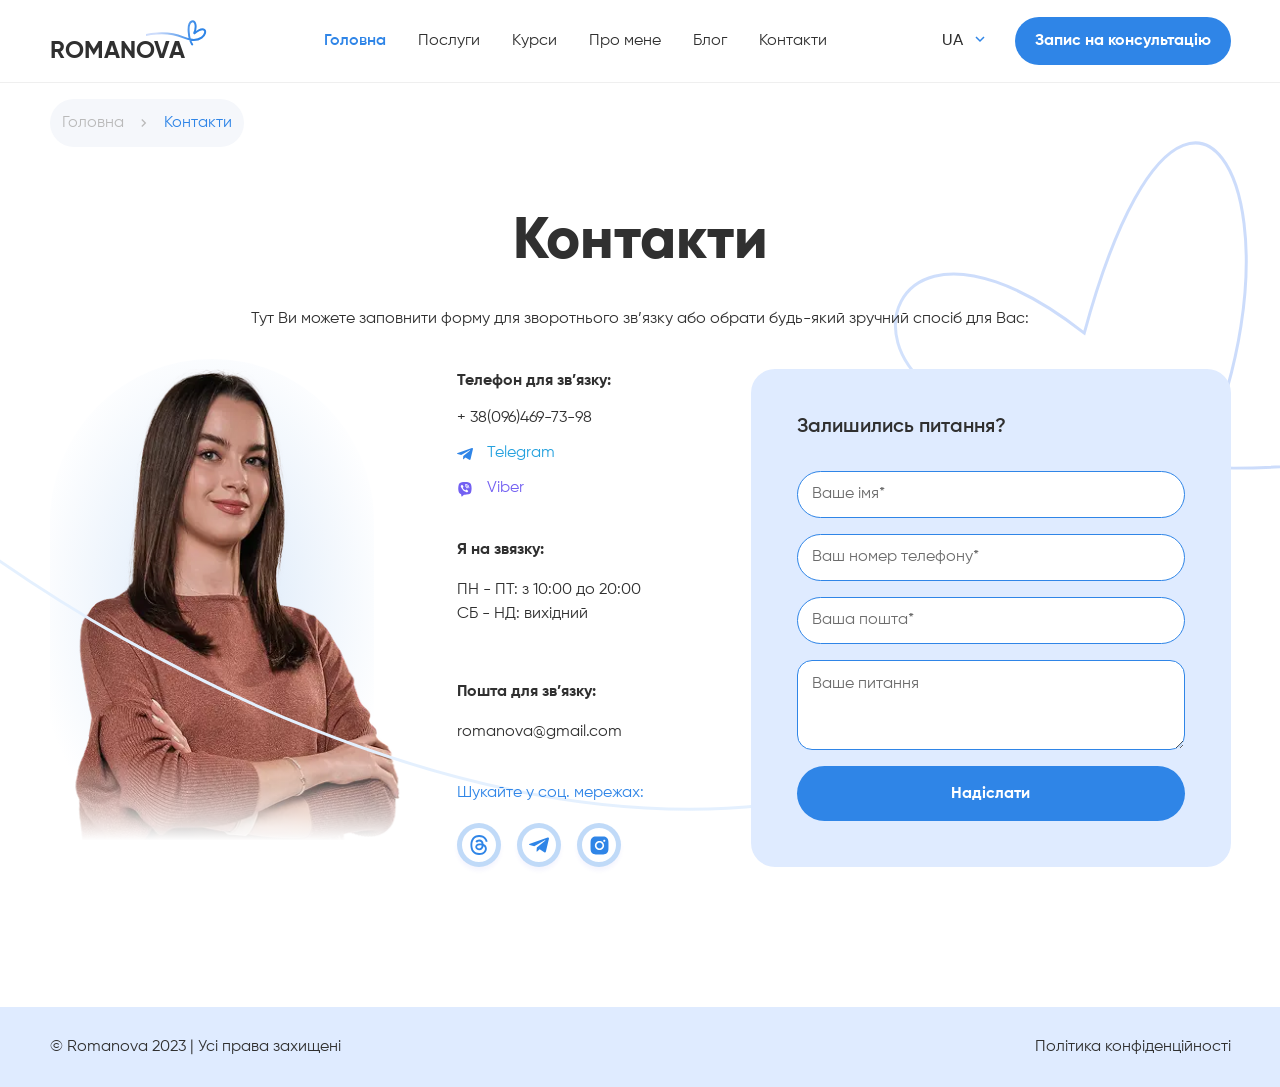
<file: contacts.html>
<!doctype html>
<html lang="uk">

<head>
	<title>Контакти</title>
	<meta charset="UTF-8">
	<meta name="format-detection" content="telephone=no">
	<link rel="shortcut icon" href="favicon.ico">
	<meta name="viewport" content="width=device-width, initial-scale=1.0">
	<link rel="preload" href="/fonts/Gilroy-Regular.woff2" as="font" type="font/woff2" crossorigin>
	<link rel="preload" href="/fonts/Gilroy-ExtraBold.woff2" as="font" type="font/woff2" crossorigin>
	<link rel="preload" href="/fonts/Gilroy-SemiBold.woff2" as="font" type="font/woff2" crossorigin>

	<link rel="preload" href="css/contacts.min.css?_v=20260325153457" as="style" onload="this.rel='stylesheet'">
	<noscript>
		<link rel="stylesheet" href="css/contacts.min.css?_v=20260325153457">
	</noscript>
</head>

<body>
	<div class="wrapper">
		<header data-scroll-show class="header">
			<div class="header__main">
				<div class="header__container">
					<a href="/" class="header__logo logo">Romanova</a>
					<nav data-da=".header__bottom, 1071.98, first" class="header__menu menu">
						<ul class="menu__list">
							<li><a href="#" class="active">Головна</a></li>
							<li><a href="#">Послуги</a></li>
							<li><a href="#">Курси</a></li>
							<li><a href="#">Про мене</a></li>
							<li><a href="#">Блог</a></li>
							<li><a href="#">Контакти</a></li>
						</ul>
					</nav>
					<div class="header__actions">
						<div data-da=".header__menu, 767.98, 1" class="header__language-switcher language-switcher">
							<a href='#' class="language-switcher__header filter__select select__current ">UA</a>

							<ul class="language-switcher__list filter__select__list">
								<li class="language-switcher__item filter__select__item">
									<a href="#">UA</a>
								</li>

								<li class="language-switcher__item filter__select__item">
									<a href="#">RU</a>
								</li>

								<li class="language-switcher__item filter__select__item">
									<a href="#">EN</a>
								</li>
							</ul>
						</div>
						<a href="#reservation" data-goto="#reservation" data-goto-header class="header__consultation btn btn-blue"><span>Запис на консультацію</span></a>
						<div class="header__burger">
							<button type="button" class="header__burger-icon" aria-label="Открыть меню"><span></span></button>
						</div>
					</div>
				</div>
			</div>
			<div class="header__bottom">
				<div class="header__contacts contacts-header">
					<div class="contacts-header__caption">Контакти</div>
					<a href="tel:380964697398" class="contacts-header__item">
						<svg>
							<use xlink:href="img/icons/icons.svg#phone"></use>
						</svg>
						<span>+ 38(096)469-73-98</span>
					</a>
					<a href="mailto:romanova@gmail.com" class="contacts-header__item">
						<svg>
							<use xlink:href="img/icons/icons.svg#mail"></use>
						</svg>
						<span>romanova@gmail.com</span>
					</a>
					<a href="#" class="contacts-header__item contacts-header__item_telegram" target='_blank'>
						<svg>
							<use xlink:href="img/icons/icons.svg#mail-filled"></use>
						</svg>
						<span>Telegram</span>
					</a>
					<a href="#" class="contacts-header__item contacts-header__item_viber" target='_blank'>
						<svg>
							<use xlink:href="img/icons/icons.svg#viber"></use>
						</svg>
						<span>Viber</span>
					</a>
					<div class="contacts-header__socials">
						<div class="contacts-header__socials-label">Шукайте у соц. мережах:</div>
						<div class="contacts-header__socials-icons socials">
							<a href="#" class="socials__icon socials__icon-viber">
								<svg>
									<use xlink:href="img/icons/icons.svg#threads"></use>
								</svg>
							</a>
							<a href="#" class="socials__icon socials__icon-telegram">
								<svg>
									<use xlink:href="img/icons/icons.svg#mail-filled"></use>
								</svg>
							</a>
							<a href="#" class="socials__icon socials__icon-instagram">
								<svg>
									<use xlink:href="img/icons/icons.svg#instagram"></use>
								</svg>
							</a>
							<a href="#" class="socials__icon socials__icon-youtube">
								<svg>
									<use xlink:href="img/icons/icons.svg#youtube"></use>
								</svg>
							</a>
						</div>
					</div>
				</div>

				<!--		<div class="header-bottom__language-switcher language-switcher">-->
				<!--			<div class="language-switcher__header filter__select select__current">UA</div>-->

				<!--			<ul class="language-switcher__list filter__select__list">-->
				<!--				<li class="language-switcher__item filter__select__item">-->
				<!--					<a href="#">UA</a>-->
				<!--				</li>-->

				<!--				<li class="language-switcher__item filter__select__item">-->
				<!--					<a href="#">RU</a>-->
				<!--				</li>-->
				<!--			</ul>-->
				<!--		</div>-->
			</div>
		</header>
		<main class="contacts-page">
			<nav class="breadcrumbs">
				<div class="breadcrumbs__container">
					<ul>
						<li><a href="#">Головна</a></li>
						<li><a href="#" class="_active">Контакти</a></li>
					</ul>
				</div>
			</nav>
			<section class="contacts">
				<svg class='contacts__line'>
					<use xlink:href="img/icons/icons.svg#heart-right"></use>
				</svg>
				<div class="contacts__container">
					<div class="contacts__head">
						<h2 class="contacts__title title-section">Контакти</h2>
						<div class="contacts__subtitle">Тут Ви можете заповнити форму для зворотнього зв’язку або обрати будь-який зручний спосіб для Вас:</div>
					</div>
					<div class="contacts__content">
						<div data-da=".contacts__content, 767.98, 2" class="contacts__img">
							<picture><source srcset="img/contacts/photo.webp" type="image/webp"><img src="img/contacts/photo.png" alt=""></picture>
						</div>
						<div class="contacts__details">
							<div class="contacts__column contacts__column--left contacts-info">
								<div class="contacts-info__block">
									<div class="contacts-info__title">Телефон для зв’язку:</div>
									<div class="contacts-info__items">
										<a href="tel:380964697398" class="contacts-info__link" aria-label="Телефон: +38(096)469-73-98"><span>+ 38(096)469-73-98</span></a>
										<a href="#" class="contacts-info__link contacts-info__link_telegram">
											<svg>
												<use xlink:href="img/icons/icons.svg#mail-filled"></use>
											</svg>
											<span>Telegram</span>
										</a>
										<a href="#" class="contacts-info__link contacts-info__link_viber">
											<svg>
												<use xlink:href="img/icons/icons.svg#viber"></use>
											</svg>
											<span>Viber</span>
										</a>
									</div>
								</div>
								<div data-da=".contacts__column--right, 991.98, first" class="contacts-info__block schedule">
									<div class="schedule__label">Я на звязку:</div>
									<p class="schedule__value">
										<time datetime="T10:00">ПН - ПТ: з 10:00 до 20:00</time>
									</p>
									<p class="schedule__value">СБ - НД: вихідний</p>
								</div>
							</div>
							<div class="contacts__column contacts__column--right">
								<div data-da=".contacts__column--left, 991.98" class="contacts-info__block schedule">
									<div class="schedule__label">Пошта для зв’язку:</div>
									<a href='mailto:romanova@gmail.com' class="schedule__value">romanova@gmail.com</a>
								</div>
								<div class="contacts-info__socials">
									<div class="contacts-info__socials-label">Шукайте у соц. мережах:</div>
									<div class="contacts-info__socials-icons socials">
										<a href="#" class="socials__icon socials__icon-viber" aria-label="Viber">
											<svg>
												<use xlink:href="img/icons/icons.svg#threads"></use>
											</svg>
										</a>
										<a href="#" class="socials__icon socials__icon-telegram" aria-label="telegram">
											<svg>
												<use xlink:href="img/icons/icons.svg#mail-filled"></use>
											</svg>
										</a>
										<a href="#" class="socials__icon socials__icon-instagram" aria-label="instagram">
											<svg>
												<use xlink:href="img/icons/icons.svg#instagram"></use>
											</svg>
										</a>
									</div>
								</div>
							</div>
						</div>
						<form action="#" class="contacts__form">
							<div class="contacts__form-title">Залишились питання?</div>
							<div class="contacts__form-group">
								<div class="contacts__form-input">
									<input data-required type="text" name="username" placeholder="Ваше імя*" class="input">
								</div>
								<div class="contacts__form-input">
									<input data-required type="tel" name="phone" placeholder="Ваш номер телефону*" class="input">
								</div>
								<div class="contacts__form-input">
									<input data-required type="email" name="email" placeholder="Ваша пошта*" class="input">
								</div>
								<div class="contacts__form-input">
									<textarea class='input' placeholder='Ваше питання'></textarea>
								</div>
							</div>
							<button class="contacts__form-submit btn btn-blue">Надіслати</button>
						</form>
					</div>
				</div>
			</section>
		</main>
		<div class="copyright">
			<div class="copyright__container">
				<p>© Romanova 2023 | Усі права захищені</p>
				<a href="#">Політика конфіденційності</a>
			</div>
		</div>
	</div>

	<script src="js/contacts.min.js?_v=20260325153457" defer></script>
	<script src="js/main.min.js?_v=20260325153457" defer></script>

	<div id="success-send" class="popup reservation-popup">
		<div class="popup__wrapper">
			<svg class="popup-line" xmlns="http://www.w3.org/2000/svg" width="1920" height="673" viewBox="0 0 1920 673" fill="none">
				<path d="M1970 220.572C1747 399.572 1308.56 330.572 1273.5 203.072C1257 143.072 1325.5 87.5718 1461 193.215C1592 -288.928 1784.75 254.838 1382.5 573.072C1033 849.572 266 490.5 -8 96" stroke="url(#paint0_linear_242_2373)" stroke-width="3" />
				<defs>
					<linearGradient id="paint0_linear_242_2373" x1="676" y1="623.5" x2="1793.5" y2="291.5" gradientUnits="userSpaceOnUse">
						<stop stop-color="white" />
						<stop offset="1" stop-color="#8DC1FF" />
					</linearGradient>
				</defs>
			</svg>
			<div class="popup__content">
				<button data-close type="button" class="popup__close">
					<svg xmlns="http://www.w3.org/2000/svg" width="34" height="34" viewBox="0 0 34 34" fill="none">
						<path d="M9.91602 9.91699L24.0827 24.0837M9.91602 24.0837L24.0827 9.91699" stroke="#87BFFF" stroke-width="3.54167" stroke-linecap="round" stroke-linejoin="round" />
					</svg>
				</button>
				<div class="reservation-popup__content">
					<div class="reservation-popup__number title-section">Ваше повідомлення відправлено</div>
				</div>
			</div>
		</div>
	</div>
</body>

</html>
</file>
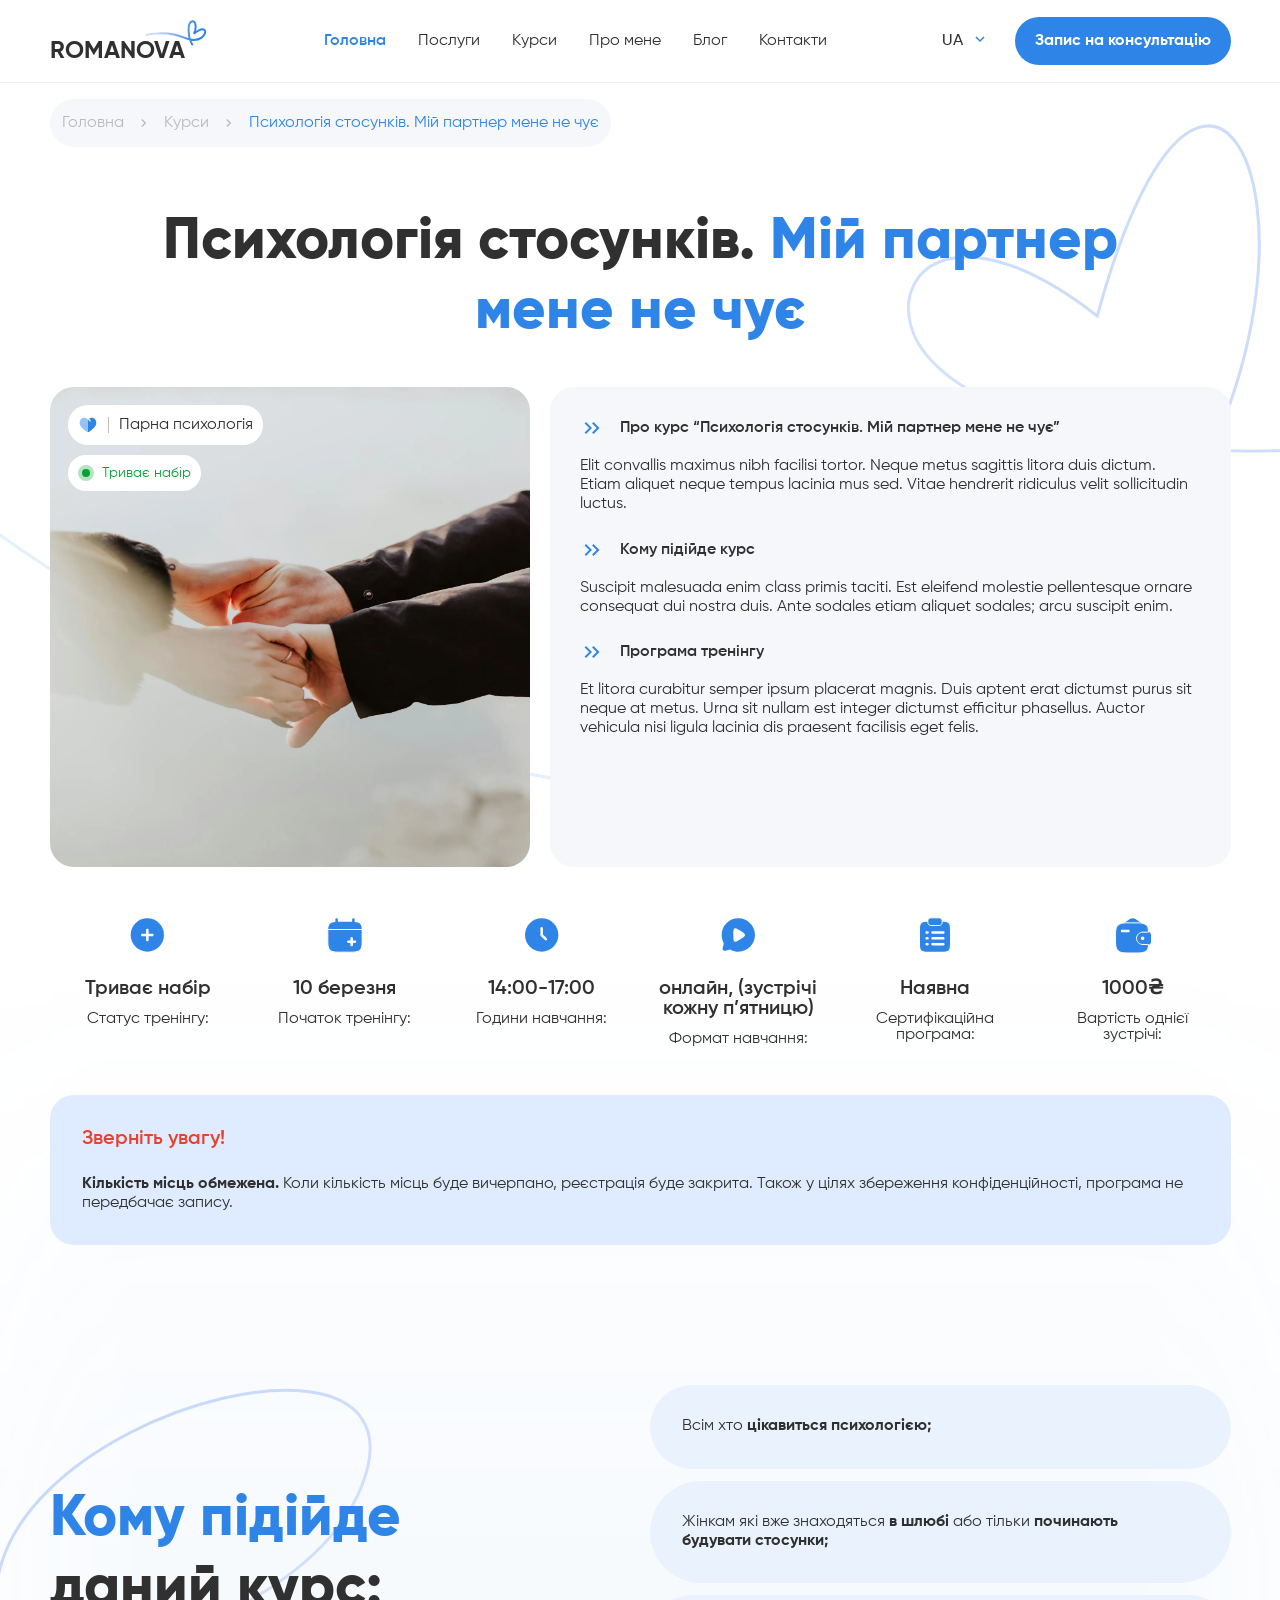
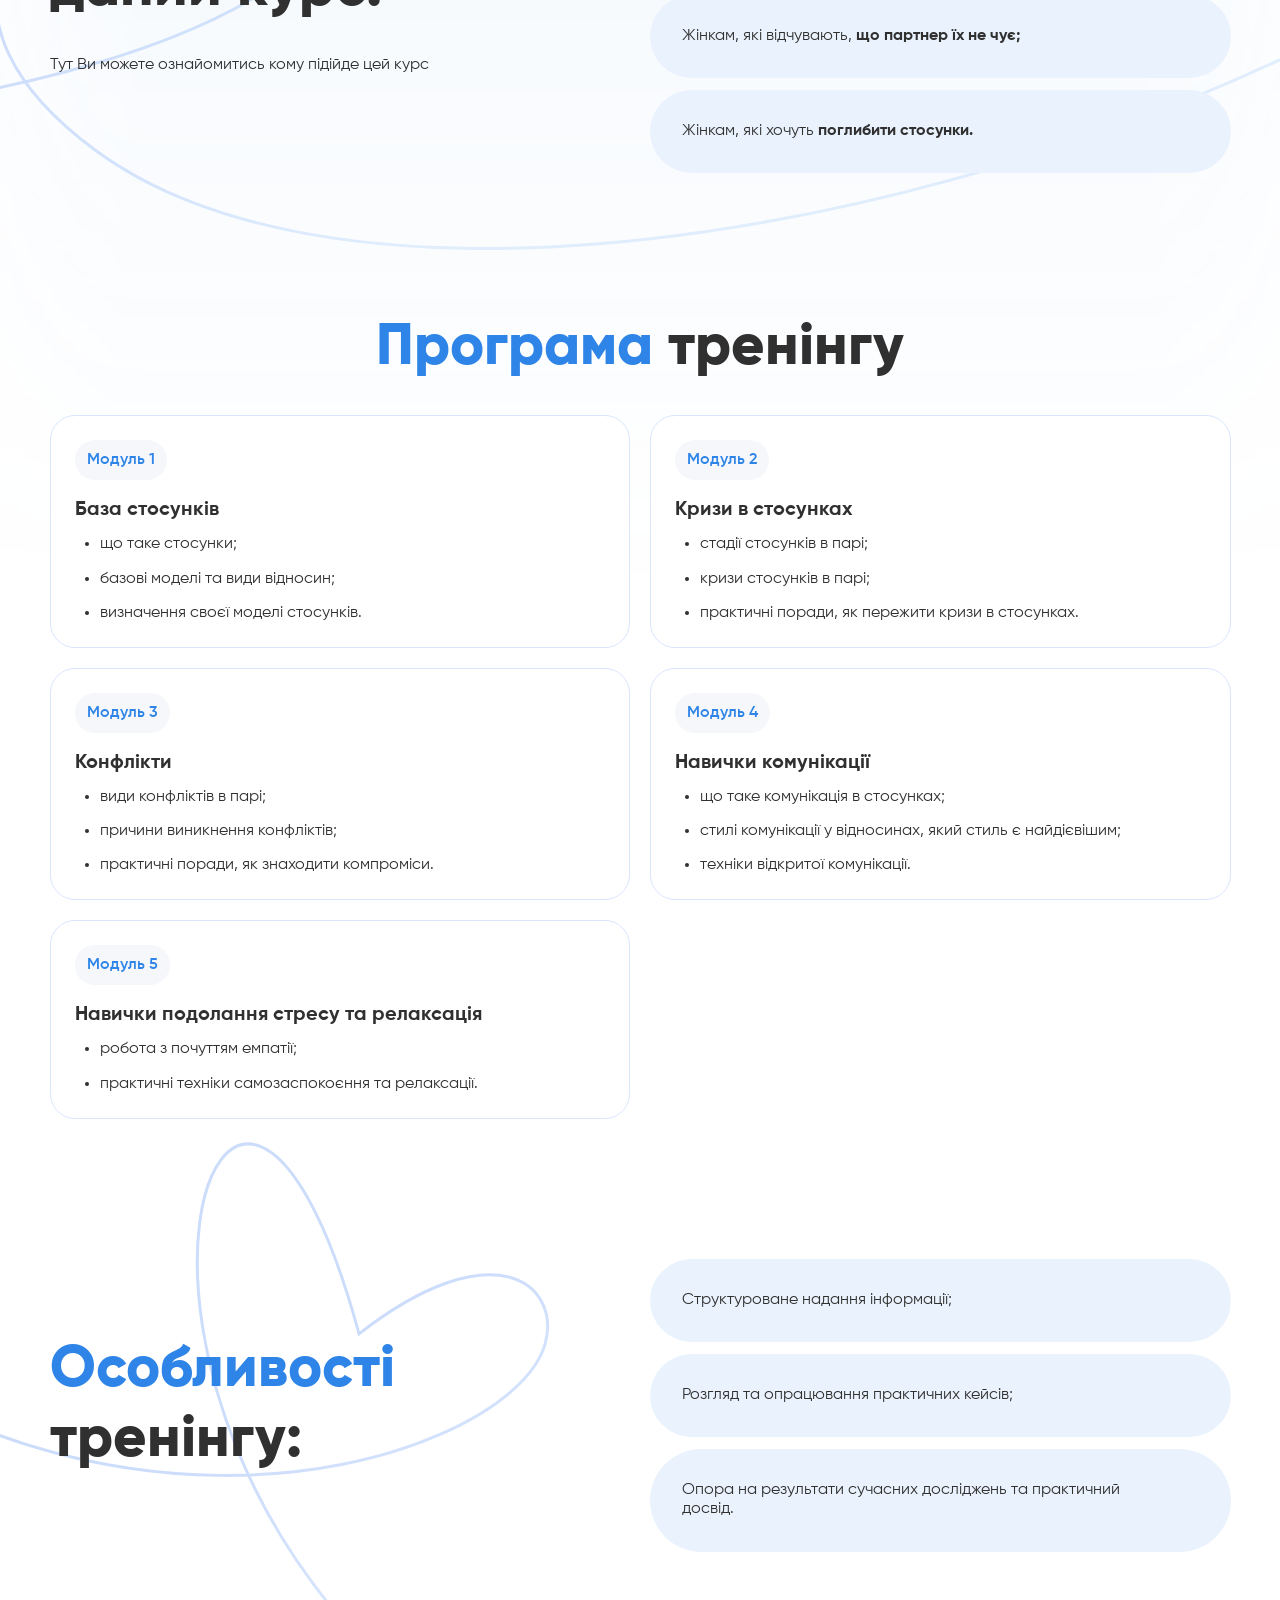
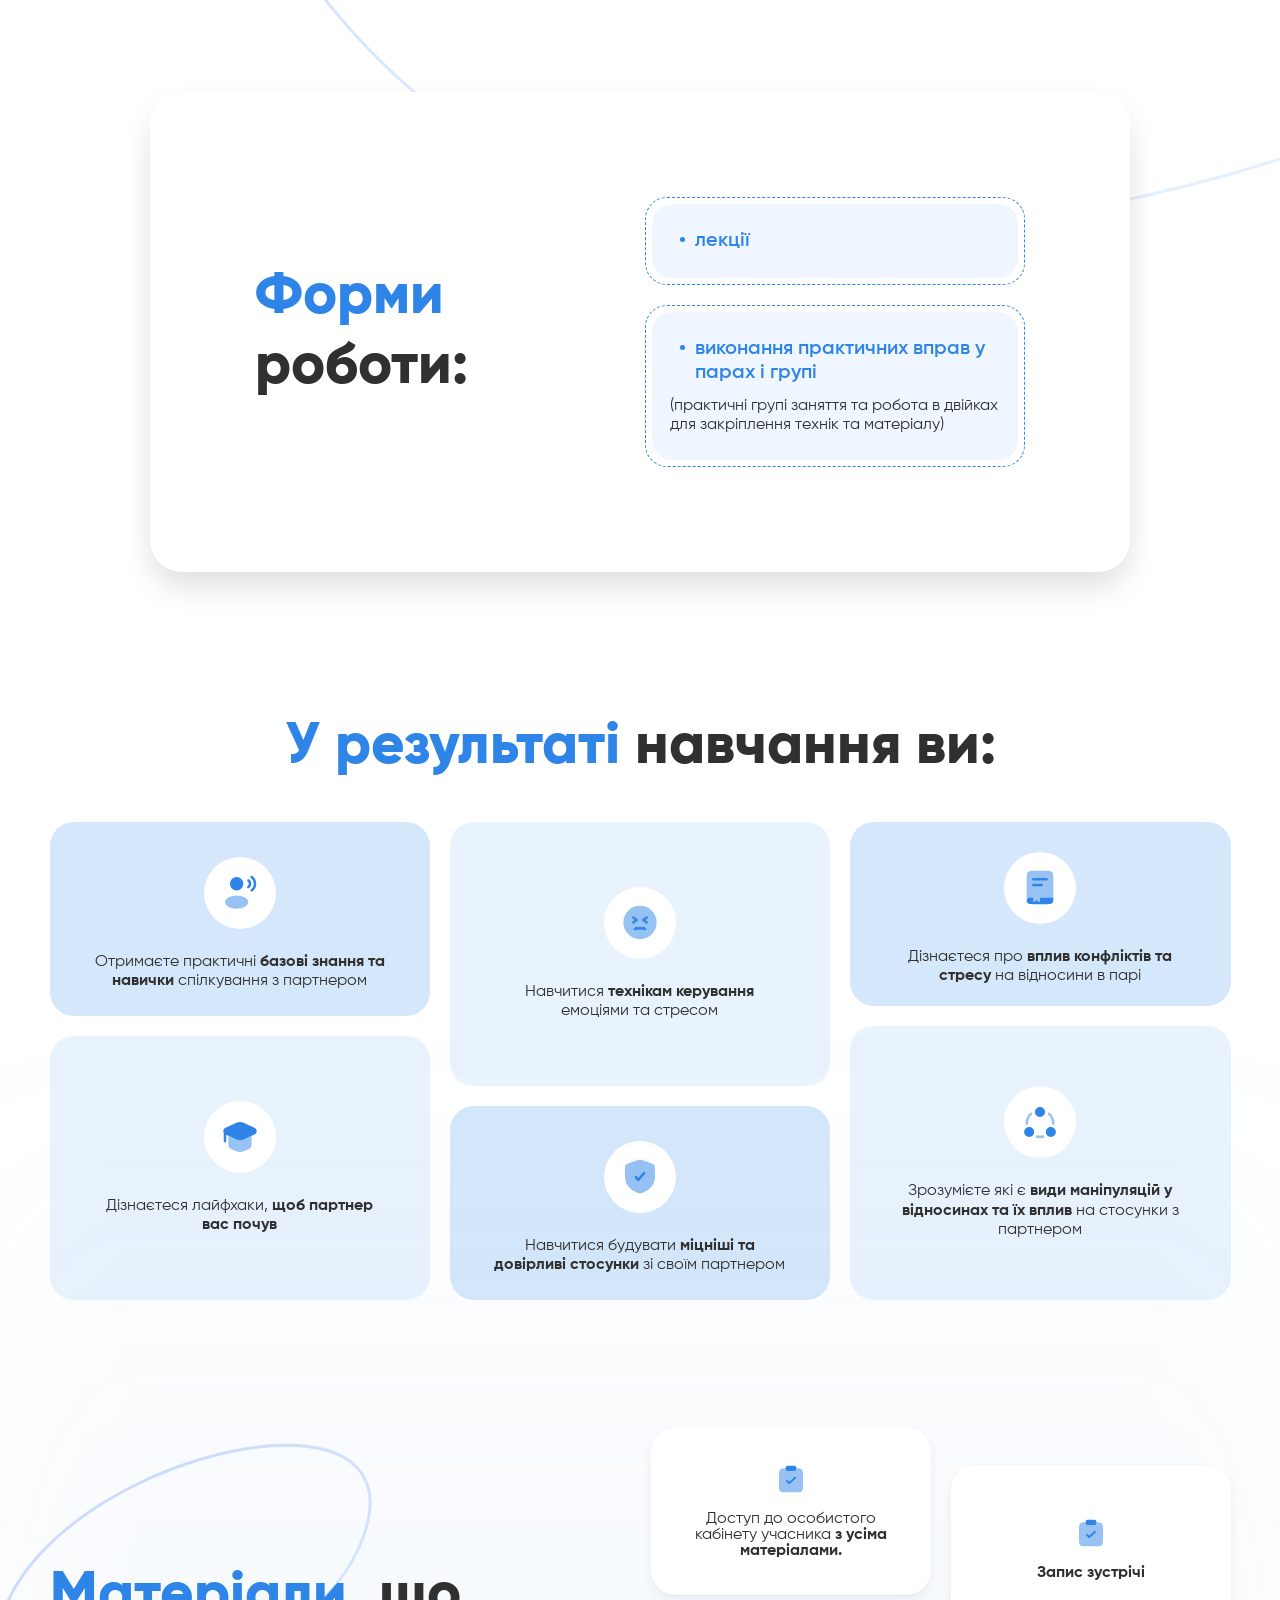
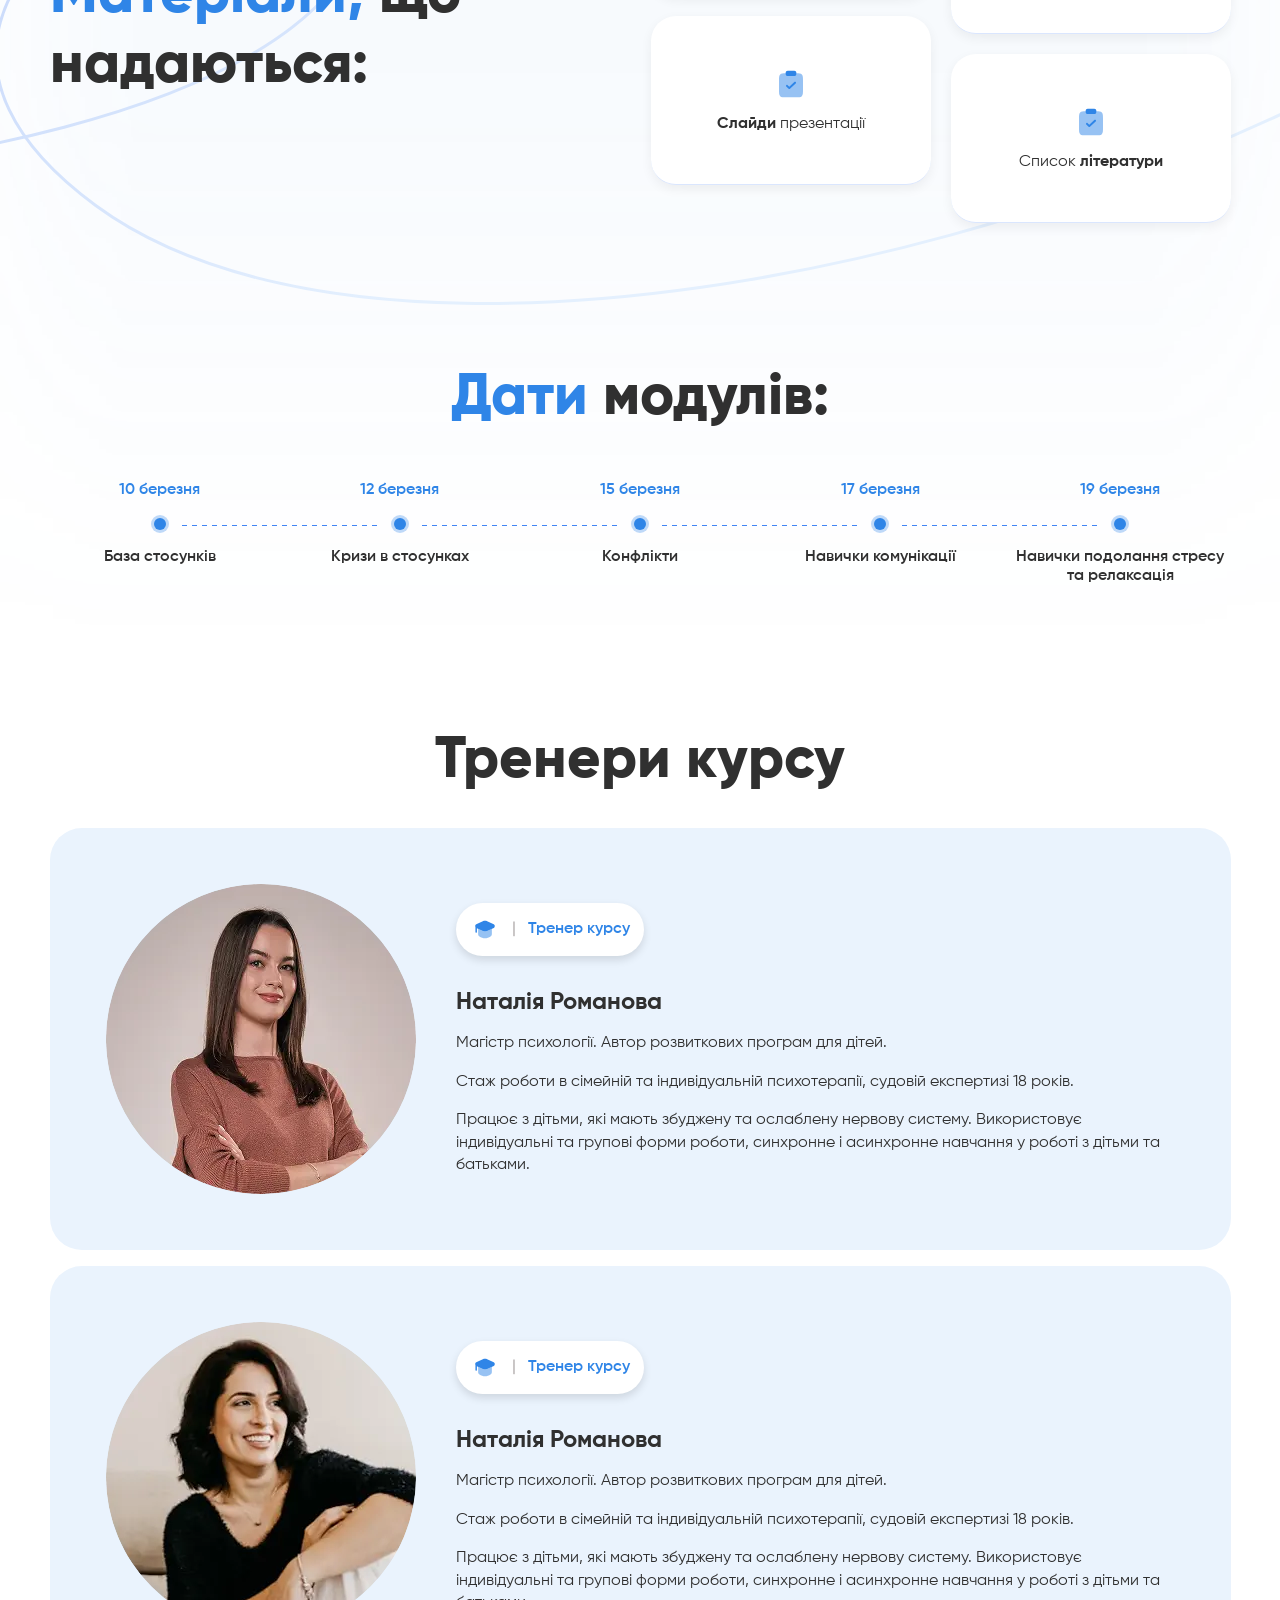
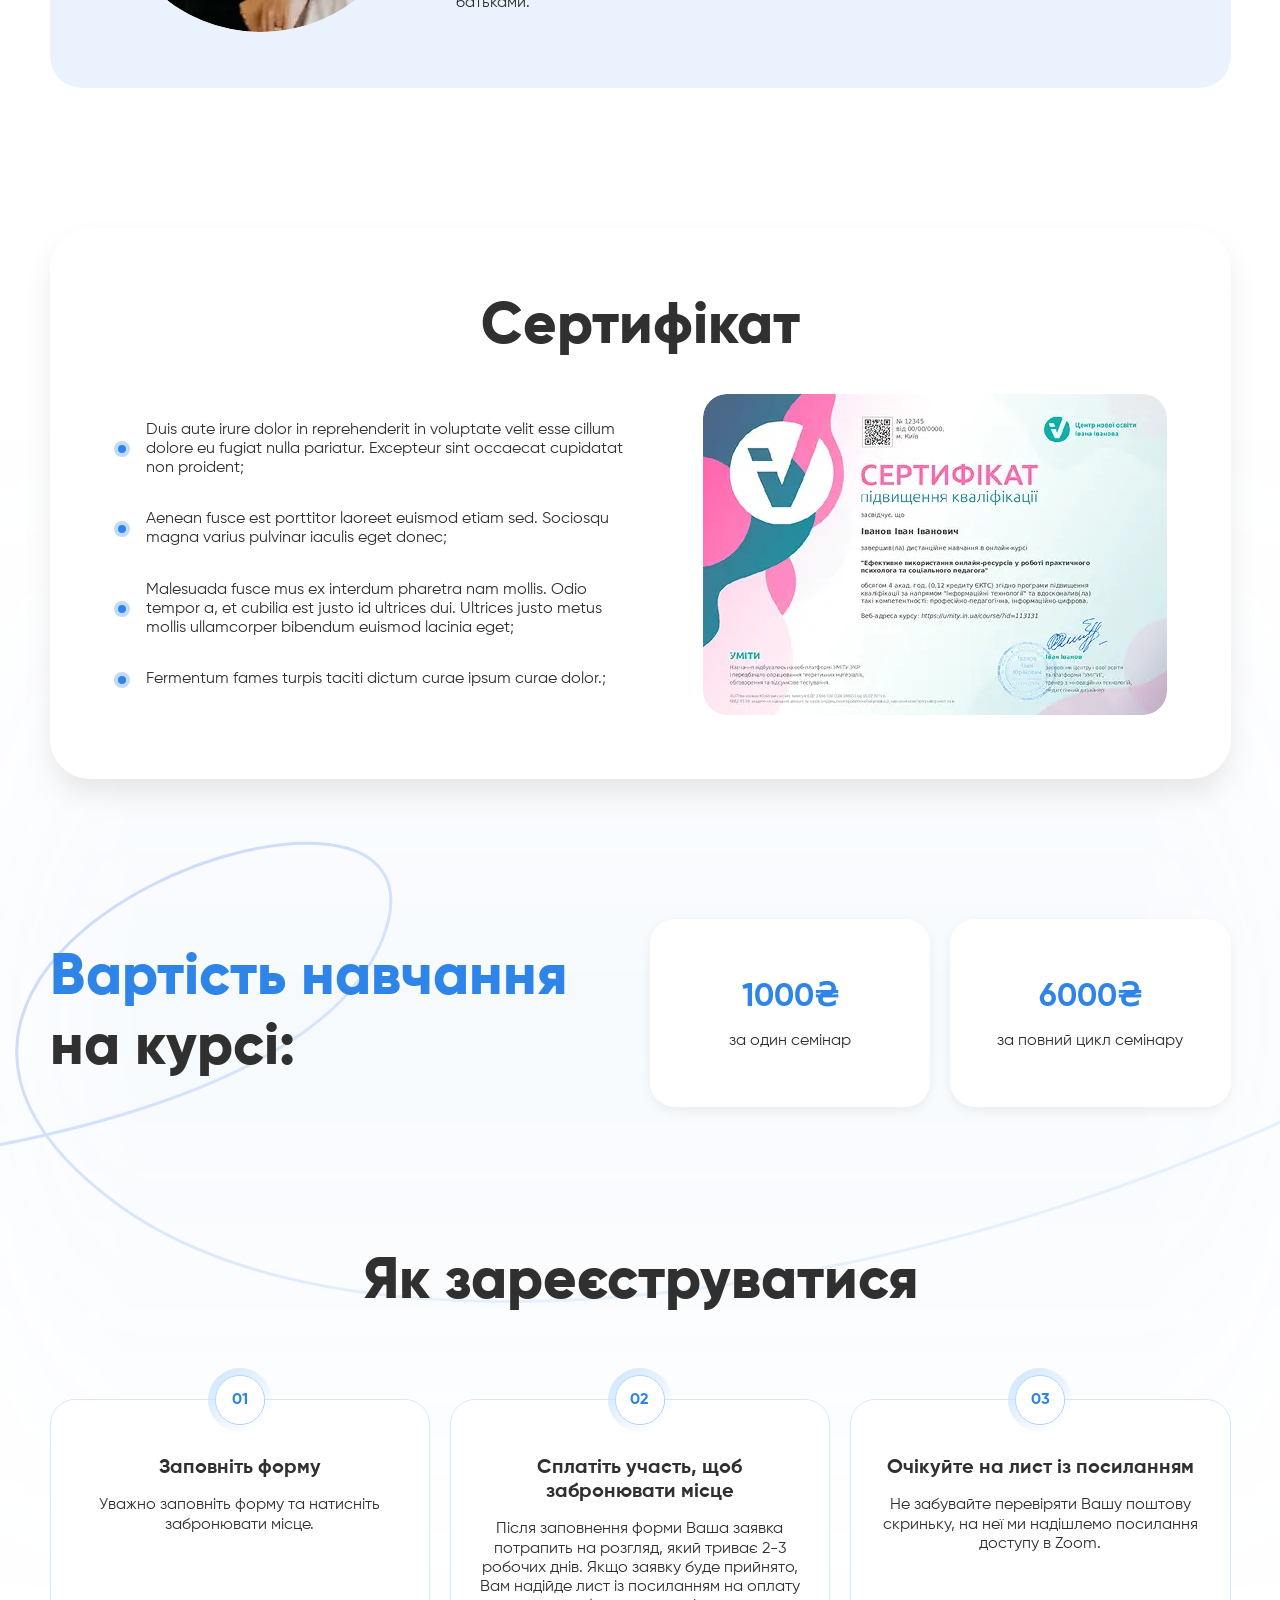
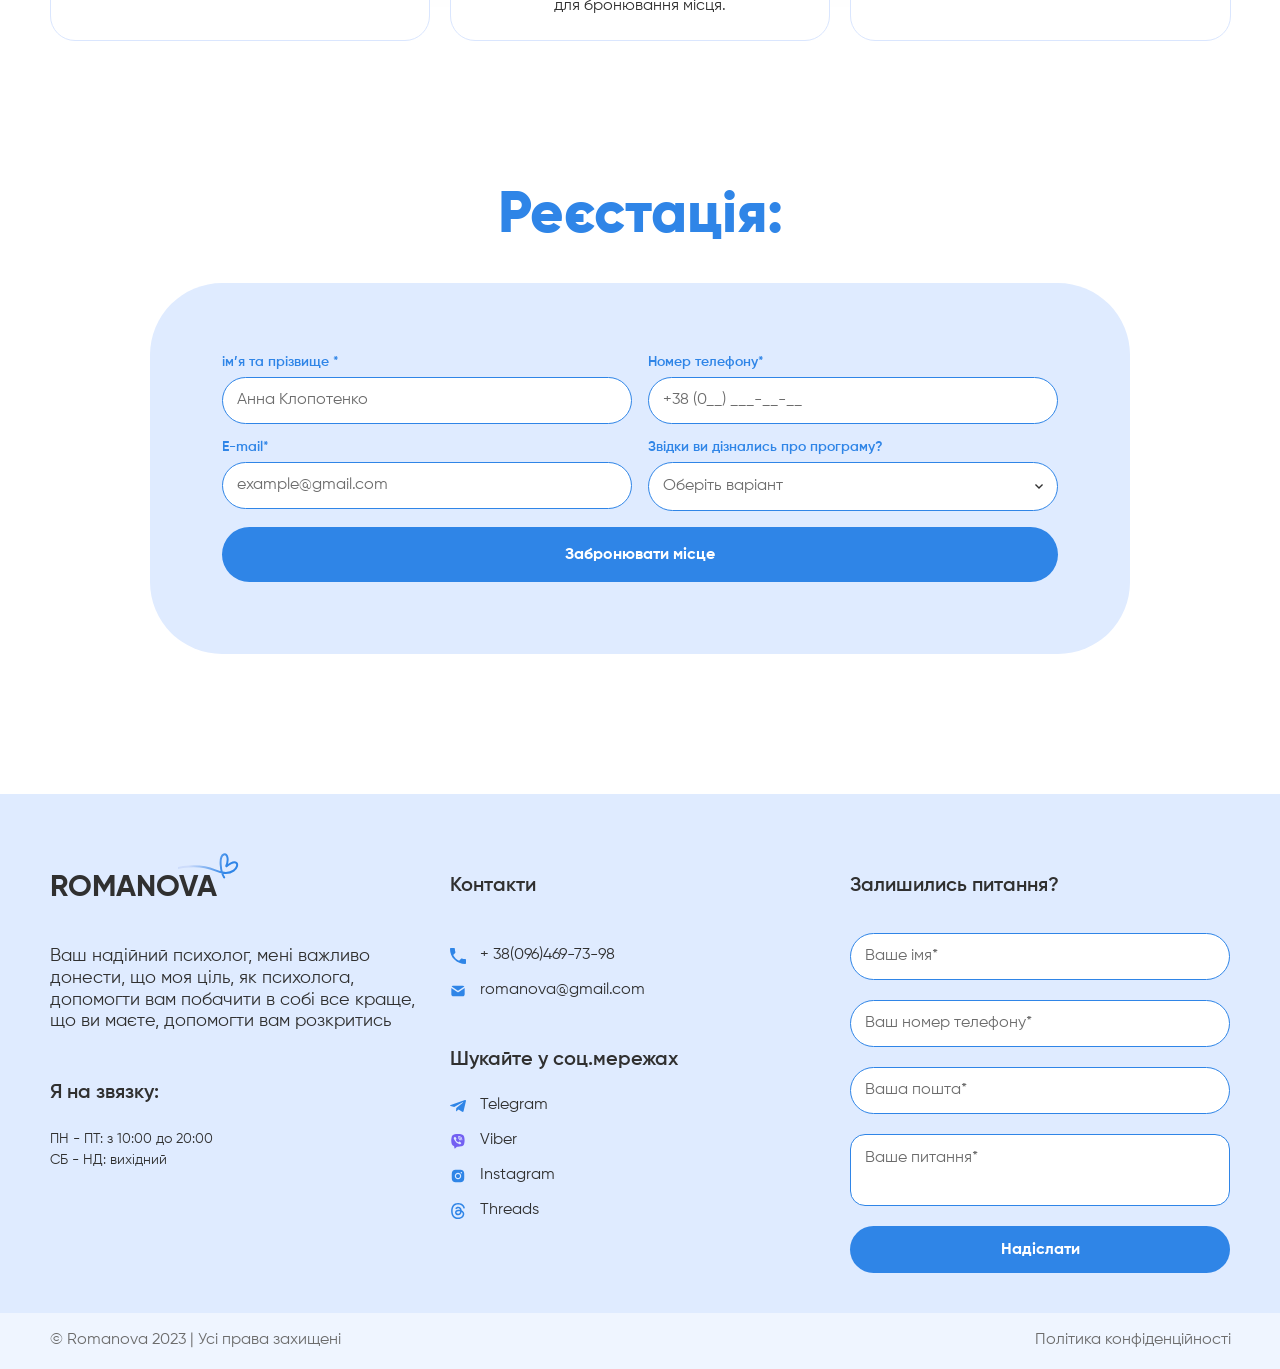
<file: course.html>
<!DOCTYPE html>
<html lang="uk">

<head>
	<title>Психологія стосунків. Мій партнер мене не чує</title>
	<meta charset="UTF-8">
	<meta name="format-detection" content="telephone=no">
	<link rel="shortcut icon" href="favicon.ico">
	<meta name="viewport" content="width=device-width, initial-scale=1.0">
	<link rel="preload" href="/fonts/Gilroy-Regular.woff2" as="font" type="font/woff2" crossorigin>
	<link rel="preload" href="/fonts/Gilroy-ExtraBold.woff2" as="font" type="font/woff2" crossorigin>
	<link rel="preload" href="/fonts/Gilroy-SemiBold.woff2" as="font" type="font/woff2" crossorigin>

	<link rel="preload" href="css/course.min.css?_v=20260325153457" as="style" onload="this.rel='stylesheet'">
	<noscript>
		<link rel="stylesheet" href="css/course.min.css?_v=20260325153457">
	</noscript>
</head>

<body>
	<div class="wrapper">
		<header data-scroll-show class="header">
			<div class="header__main">
				<div class="header__container">
					<a href="/" class="header__logo logo">Romanova</a>
					<nav data-da=".header__bottom, 1071.98, first" class="header__menu menu">
						<ul class="menu__list">
							<li><a href="#" class="active">Головна</a></li>
							<li><a href="#">Послуги</a></li>
							<li><a href="#">Курси</a></li>
							<li><a href="#">Про мене</a></li>
							<li><a href="#">Блог</a></li>
							<li><a href="#">Контакти</a></li>
						</ul>
					</nav>
					<div class="header__actions">
						<div data-da=".header__menu, 767.98, 1" class="header__language-switcher language-switcher">
							<a href='#' class="language-switcher__header filter__select select__current ">UA</a>

							<ul class="language-switcher__list filter__select__list">
								<li class="language-switcher__item filter__select__item">
									<a href="#">UA</a>
								</li>

								<li class="language-switcher__item filter__select__item">
									<a href="#">RU</a>
								</li>

								<li class="language-switcher__item filter__select__item">
									<a href="#">EN</a>
								</li>
							</ul>
						</div>
						<a href="#reservation" data-goto="#reservation" data-goto-header class="header__consultation btn btn-blue"><span>Запис на консультацію</span></a>
						<div class="header__burger">
							<button type="button" class="header__burger-icon" aria-label="Открыть меню"><span></span></button>
						</div>
					</div>
				</div>
			</div>
			<div class="header__bottom">
				<div class="header__contacts contacts-header">
					<div class="contacts-header__caption">Контакти</div>
					<a href="tel:380964697398" class="contacts-header__item">
						<svg>
							<use xlink:href="img/icons/icons.svg#phone"></use>
						</svg>
						<span>+ 38(096)469-73-98</span>
					</a>
					<a href="mailto:romanova@gmail.com" class="contacts-header__item">
						<svg>
							<use xlink:href="img/icons/icons.svg#mail"></use>
						</svg>
						<span>romanova@gmail.com</span>
					</a>
					<a href="#" class="contacts-header__item contacts-header__item_telegram" target='_blank'>
						<svg>
							<use xlink:href="img/icons/icons.svg#mail-filled"></use>
						</svg>
						<span>Telegram</span>
					</a>
					<a href="#" class="contacts-header__item contacts-header__item_viber" target='_blank'>
						<svg>
							<use xlink:href="img/icons/icons.svg#viber"></use>
						</svg>
						<span>Viber</span>
					</a>
					<div class="contacts-header__socials">
						<div class="contacts-header__socials-label">Шукайте у соц. мережах:</div>
						<div class="contacts-header__socials-icons socials">
							<a href="#" class="socials__icon socials__icon-viber">
								<svg>
									<use xlink:href="img/icons/icons.svg#threads"></use>
								</svg>
							</a>
							<a href="#" class="socials__icon socials__icon-telegram">
								<svg>
									<use xlink:href="img/icons/icons.svg#mail-filled"></use>
								</svg>
							</a>
							<a href="#" class="socials__icon socials__icon-instagram">
								<svg>
									<use xlink:href="img/icons/icons.svg#instagram"></use>
								</svg>
							</a>
							<a href="#" class="socials__icon socials__icon-youtube">
								<svg>
									<use xlink:href="img/icons/icons.svg#youtube"></use>
								</svg>
							</a>
						</div>
					</div>
				</div>

				<!--		<div class="header-bottom__language-switcher language-switcher">-->
				<!--			<div class="language-switcher__header filter__select select__current">UA</div>-->

				<!--			<ul class="language-switcher__list filter__select__list">-->
				<!--				<li class="language-switcher__item filter__select__item">-->
				<!--					<a href="#">UA</a>-->
				<!--				</li>-->

				<!--				<li class="language-switcher__item filter__select__item">-->
				<!--					<a href="#">RU</a>-->
				<!--				</li>-->
				<!--			</ul>-->
				<!--		</div>-->
			</div>
		</header>
		<main class="course-page">
			<nav class="breadcrumbs">
				<div class="breadcrumbs__container">
					<ul>
						<li><a href="#">Головна</a></li>
						<li><a href="#">Курси</a></li>
						<li><a href="#" class="_active">Психологія стосунків. Мій партнер мене не чує</a></li>
					</ul>
				</div>
			</nav>
			<section class="course-page__main course">
				<svg class='course__line'>
					<use xlink:href="img/icons/icons.svg#heart-right"></use>
				</svg>
				<div class="course__container">

					<h1 class="course__title title-section">Психологія стосунків. <span>Мій партнер мене не чує</span></h1>

					<div class="course__inner">
						<div class="course__content">
							<div class="course__image">
								<picture><source srcset="img/course/01.webp" type="image/webp"><img class='course__image-main' src="img/course/01.jpg" alt=""></picture>
								<div class="course__tags tags-course">
									<div class="tags-course__tag tags-course__tag--type">
										<img width='20' height='20' src="img/icons/heart-angle.svg" alt="">
										<span>Парна психологія</span>
									</div>
									<div class="tags-course__tag tags-course__tag--status tags-course__tag--open">Триває набір</div>
								</div>
							</div>
							<div class="course__info">
								<div class="course__info-block">
									<div class="course__info-title">Про курс “Психологія стосунків. Мій партнер мене не чує”</div>
									<p class="course__info-text">Elit convallis maximus nibh facilisi tortor. Neque metus sagittis litora duis dictum. Etiam aliquet neque tempus lacinia mus sed. Vitae hendrerit ridiculus velit sollicitudin luctus.</p>
								</div>
								<div class="course__info-block">
									<div class="course__info-title">Кому підійде курс</div>
									<p class="course__info-text">Suscipit malesuada enim class primis taciti. Est eleifend molestie pellentesque ornare consequat dui nostra duis. Ante sodales etiam aliquet sodales; arcu suscipit enim. </p>
								</div>
								<div class="course__info-block">
									<div class="course__info-title">Програма тренінгу</div>
									<p class="course__info-text">Et litora curabitur semper ipsum placerat magnis. Duis aptent erat dictumst purus sit neque at metus. Urna sit nullam est integer dictumst efficitur phasellus. Auctor vehicula nisi ligula lacinia dis praesent facilisis eget felis. </p>
								</div>
							</div>
						</div>

						<div class="course__details">
							<div class="course__detail">
								<div class="course__detail-icon">
									<img src="img/icons/status.svg" alt="">
								</div>
								<div class="course__detail-value">Триває набір</div>
								<div class="course__detail-label">Статус тренінгу:</div>
							</div>
							<div class="course__detail">
								<div class="course__detail-icon">
									<img src="img/icons/calendar.svg" alt="">
								</div>
								<div class="course__detail-value">10 березня</div>
								<div class="course__detail-label">Початок тренінгу:</div>
							</div>
							<div class="course__detail">
								<div class="course__detail-icon">
									<img src="img/icons/clock.svg" alt="">
								</div>
								<div class="course__detail-value">14:00-17:00</div>
								<div class="course__detail-label">Години навчання:</div>
							</div>
							<div class="course__detail">
								<div class="course__detail-icon">
									<img src="img/icons/chat.svg" alt="">
								</div>
								<div class="course__detail-value">онлайн, (зустрічі кожну п’ятницю)</div>
								<div class="course__detail-label">Формат навчання:</div>
							</div>
							<div class="course__detail">
								<div class="course__detail-icon">
									<img src="img/icons/clipboard.svg" alt="">
								</div>
								<div class="course__detail-value">Наявна</div>
								<div class="course__detail-label">Сертифікаційна програма:</div>
							</div>
							<div class="course__detail">
								<div class="course__detail-icon">
									<img src="img/icons/wallet.svg" alt="">
								</div>
								<div class="course__detail-value">1000₴</div>
								<div class="course__detail-label">Вартість однієї зустрічі:</div>
							</div>
						</div>

						<div class="course__note">
							<h4 class="course__note-title">Зверніть увагу!</h4>
							<p class="course__note-text">
								<strong>Кількість місць обмежена.</strong> Коли кількість місць буде вичерпано, реєстрація буде закрита. Також у цілях збереження конфіденційності, програма не передбачає запису.
							</p>
						</div>
					</div>
				</div>
			</section>
			<section class="course-page__info-list info-list _shadow info-list--who">
				<svg class='info-list__line'>
					<use xlink:href="img/icons/icons.svg#info-block-line"></use>
				</svg>

				<div class="info-list__container">
					<div class="info-list__desc">
						<h2 class="info-list__title title-section"><span>Кому підійде</span> даний курс:</h2>
						<p class="info-list__text">Тут Ви можете ознайомитись кому підійде цей курс</p>
					</div>
					<div class="info-list__list">
						<div class="info-list__item">
							<div class="info-list__text">Всім хто <strong>цікавиться психологією;</strong></div>
						</div>
						<div class="info-list__item">
							<div class="info-list__text">Жінкам які вже знаходяться <strong>в шлюбі</strong> або тільки <strong>починають будувати стосунки;</strong></div>
						</div>
						<div class="info-list__item">
							<div class="info-list__text">Жінкам, які відчувають, <strong>що партнер їх не чує;</strong></div>
						</div>
						<div class="info-list__item">
							<div class="info-list__text">Жінкам, які хочуть <strong>поглибити стосунки.</strong></div>
						</div>
					</div>
				</div>
			</section>
			<section class="course-page__program course-program">
				<div class="course-program__container">
					<h2 class="course-program__title title-section"><span>Програма</span> тренінгу</h2>
					<div class="course-program__body">
						<div class="program-block">
							<div class="program-block__module">Модуль 1</div>
							<h3 class="program-block__title">База стосунків</h3>
							<ol class="program-block__list">
								<li>що таке стосунки;</li>
								<li>базові моделі та види відносин;</li>
								<li>визначення своєї моделі стосунків.</li>
							</ol>
						</div>
						<div class="program-block">
							<div class="program-block__module">Модуль 2</div>
							<h3 class="program-block__title">Кризи в стосунках</h3>
							<ol class="program-block__list">
								<li>стадії стосунків в парі;</li>
								<li>кризи стосунків в парі;</li>
								<li>практичні поради, як пережити кризи в стосунках.</li>
							</ol>
						</div>
						<div class="program-block">
							<div class="program-block__module">Модуль 3</div>
							<h3 class="program-block__title">Конфлікти</h3>
							<ol class="program-block__list">
								<li>види конфліктів в парі;</li>
								<li>причини виникнення конфліктів;</li>
								<li>практичні поради, як знаходити компроміси.</li>
							</ol>
						</div>
						<div class="program-block">
							<div class="program-block__module">Модуль 4</div>
							<h3 class="program-block__title">Навички комунікації</h3>
							<ol class="program-block__list">
								<li>що таке комунікація в стосунках;</li>
								<li>стилі комунікації у відносинах, який стиль є найдієвішим;</li>
								<li>техніки відкритої комунікації.</li>
							</ol>
						</div>
						<div class="program-block">
							<div class="program-block__module">Модуль 5</div>
							<h3 class="program-block__title">Навички подолання стресу та релаксація</h3>
							<ol class="program-block__list">
								<li>робота з почуттям емпатії;</li>
								<li>практичні техніки самозаспокоєння та релаксації.</li>
							</ol>
						</div>
					</div>
				</div>
			</section>
			<section class="course-page__info-list info-list info-list--features">
				<svg class='info-list__line info-list__line'>
					<use xlink:href="img/icons/icons.svg#heart"></use>
				</svg>

				<div class="info-list__container">
					<div class="info-list__desc">
						<h2 class="info-list__title title-section"><span>Особливості</span> тренінгу:</h2>
					</div>
					<div class="info-list__list info-list__list">
						<div class="info-list__item">
							<div class="info-list__text">Cтруктуроване надання інформації;</div>
						</div>
						<div class="info-list__item">
							<div class="info-list__text">Розгляд та опрацювання практичних кейсів;</div>
						</div>
						<div class="info-list__item">
							<div class="info-list__text">Опора на результати сучасних досліджень та практичний досвід.</div>
						</div>
					</div>
				</div>
			</section>
			<section class="course-page__work-type work-type">
				<div class="work-type__container">
					<div class="work-type__body">
						<h2 class="work-type__title title-section"><span>Форми</span> роботи:</h2>
						<div class="work-type__content">
							<div class="work-type__item">
								<div class="work-type__item-label">лекції</div>
							</div>
							<div class="work-type__item">
								<div class="work-type__item-label">виконання практичних вправ у парах і групі</div>
								<div class="work-type__item-text">(практичні групі заняття та робота в двійках для закріплення технік та матеріалу)</div>
							</div>
						</div>
					</div>
				</div>
			</section>
			<section class="course-page__training-results training-results">
				<div class="training-results__container">
					<h2 class="training-results__title title-section"><span>У результаті</span> навчання ви:</h2>
					<div class="training-results__grid">
						<div class="training-results__column">
							<div class="training-results__item training-results__item_blue">
								<div class="training-results__item-icon">
									<img src="img/icons/user-speak.svg" alt="">
								</div>
								<div class="training-results__item-label">Отримаєте практичні <strong>базові знання та навички </strong> спілкування з партнером</div>
							</div>
							<div class="training-results__item training-results__item_white">
								<div class="training-results__item-icon">
									<img src="img/icons/square-academic.svg" alt="">
								</div>
								<div class="training-results__item-label">Дізнаєтеся лайфхаки, <strong>щоб партнер вас почув</strong></div>
							</div>
						</div>
						<div class="training-results__column">
							<div class="training-results__item training-results__item_white">
								<div class="training-results__item-icon">
									<img src="img/icons/confounded.svg" alt="">
								</div>
								<div class="training-results__item-label">Навчитися <strong>технікам керування</strong> емоціями та стресом</div>
							</div>
							<div class="training-results__item training-results__item_blue">
								<div class="training-results__item-icon">
									<img src="img/icons/shield-check.svg" alt="">
								</div>
								<div class="training-results__item-label">Навчитися будувати <strong>міцніші та довірливі стосунки</strong> зі своїм партнером</div>
							</div>
						</div>
						<div class="training-results__column">
							<div class="training-results__item training-results__item_blue">
								<div class="training-results__item-icon">
									<img src="img/icons/book-bookmark.svg" alt="">
								</div>
								<div class="training-results__item-label">Дізнаєтеся про <strong>вплив конфліктів та стресу</strong> на відносини в парі</div>
							</div>
							<div class="training-results__item training-results__item_white">
								<div class="training-results__item-icon">
									<img src="img/icons/share-circle.svg" alt="">
								</div>
								<div class="training-results__item-label">Зрозумієте які є <strong>види маніпуляцій у відносинах та їх вплив</strong> на стосунки з партнером</div>
							</div>
						</div>
					</div>
				</div>
			</section>
			<section class='course-page__materials-provided materials-provided _shadow'>
				<svg class='materials-provided__line'>
					<use xlink:href="img/icons/icons.svg#info-block-line"></use>
				</svg>
				<div class="materials-provided__container">
					<h2 class="materials-provided__title title-section"><span>Матеріали,</span> що надаються:</h2>
					<div class="materials-provided__items">
						<div class="materials-provided__column materials-provided__column-1">
							<div class="materials-provided__item">
								<div class="materials-provided__item-icon">
									<img src="img/icons/clipboard-check.svg" alt="">
								</div>
								<div class="materials-provided__item-label">Доступ до особистого кабінету учасника <strong>з усіма матеріалами.</strong></div>
							</div>
							<div data-da=".materials-provided__column-2, 767.98, first" class="materials-provided__item">
								<div class="materials-provided__item-icon">
									<img src="img/icons/clipboard-check.svg" alt="">
								</div>
								<div class="materials-provided__item-label"><strong>Слайди</strong> презентації</div>
							</div>
						</div>
						<div class="materials-provided__column materials-provided__column-2">
							<div data-da=".materials-provided__column-1, 767.98" class="materials-provided__item">
								<div class="materials-provided__item-icon">
									<img src="img/icons/clipboard-check.svg" alt="">
								</div>
								<div class="materials-provided__item-label"><strong>Запис зустрічі</strong></div>
							</div>
							<div class="materials-provided__item">
								<div class="materials-provided__item-icon">
									<img src="img/icons/clipboard-check.svg" alt="">
								</div>
								<div class="materials-provided__item-label">Список <strong>літератури</strong></div>
							</div>
						</div>
					</div>
				</div>
			</section>
			<section class="course-page__dates dates">
				<div class="dates__container">
					<h2 class="dates__title title-section"><span>Дати</span> модулів:</h2>
					<div class="dates__content">
						<div class="dates__item">
							<div class="dates__item-value">10 березня</div>
							<span class="dates__item-dot"></span>
							<div class="dates__item-label">База стосунків</div>
						</div>
						<div class="dates__item">
							<div class="dates__item-value">12 березня</div>
							<span class="dates__item-dot"></span>
							<div class="dates__item-label">Кризи в стосунках</div>
						</div>
						<div class="dates__item">
							<div class="dates__item-value">15 березня</div>
							<span class="dates__item-dot"></span>
							<div class="dates__item-label">Конфлікти</div>
						</div>
						<div class="dates__item">
							<div class="dates__item-value">17 березня</div>
							<span class="dates__item-dot"></span>
							<div class="dates__item-label">Навички комунікації</div>
						</div>
						<div class="dates__item">
							<div class="dates__item-value">19 березня</div>
							<span class="dates__item-dot"></span>
							<div class="dates__item-label">Навички подолання стресу та релаксація</div>
						</div>
					</div>
				</div>
			</section>
			<section class="course-page__trainers trainers">
				<div class="trainers__container">
					<h2 class="trainers__title title-section">Тренери курсу</h2>
					<div class="trainers__content">
						<div class="trainer">
							<div class="trainer__img">
								<picture><source srcset="img/trainer/01.webp" type="image/webp"><img src="img/trainer/01.png" alt=""></picture>
							</div>
							<div class="trainer__about">
								<div class="trainer__label desc-label">
									<span></span>|<strong>Тренер курсу</strong>
								</div>
								<div class="trainer__name">Наталія Романова</div>
								<div class="trainer__text">
									<p>Магістр психології. Автор розвиткових програм для дітей. </p>
									<p>Стаж роботи в сімейній та індивідуальній психотерапії, судовій експертизі 18 років. </p>
									<p>Працює з дітьми, які мають збуджену та ослаблену нервову систему. Використовує індивідуальні та групові форми роботи, синхронне і асинхронне навчання у роботі з дітьми та батьками.</p>
								</div>
							</div>
						</div>
						<div class="trainer">
							<div class="trainer__img">
								<picture><source srcset="img/trainer/02.webp" type="image/webp"><img src="img/trainer/02.png" alt=""></picture>
							</div>
							<div class="trainer__about">
								<div class="trainer__label desc-label">
									<span></span>|<strong>Тренер курсу</strong>
								</div>
								<div class="trainer__name">Наталія Романова</div>
								<div class="trainer__text">
									<p>Магістр психології. Автор розвиткових програм для дітей. </p>
									<p>Стаж роботи в сімейній та індивідуальній психотерапії, судовій експертизі 18 років. </p>
									<p>Працює з дітьми, які мають збуджену та ослаблену нервову систему. Використовує індивідуальні та групові форми роботи, синхронне і асинхронне навчання у роботі з дітьми та батьками.</p>
								</div>
							</div>
						</div>
					</div>
				</div>
			</section>
			<section class="course-page__certificate certificate">
				<div class="certificate__container">
					<div class="certificate__overlay">
						<h2 class="certificate__title title-section">Сертифікат</h2>
						<div class="certificate__row">
							<ul class="certificate__list">
								<li>Duis aute irure dolor in reprehenderit in voluptate velit esse cillum dolore eu fugiat nulla pariatur. Excepteur sint occaecat cupidatat non proident;</li>
								<li>Aenean fusce est porttitor laoreet euismod etiam sed. Sociosqu magna varius pulvinar iaculis eget donec;</li>
								<li>Malesuada fusce mus ex interdum pharetra nam mollis. Odio tempor a, et cubilia est justo id ultrices dui. Ultrices justo metus mollis ullamcorper bibendum euismod lacinia eget;</li>
								<li>Fermentum fames turpis taciti dictum curae ipsum curae dolor.;</li>
							</ul>
							<div class="certificate__img">
								<picture><source srcset="img/certificates/5.webp" type="image/webp"><img src="img/certificates/5.png" alt=""></picture>
							</div>
						</div>
					</div>
				</div>
			</section>
			<section class="course-page__prices prices _shadow">
				<svg class='info-list__line'>
					<use xlink:href="img/icons/icons.svg#info-block-line"></use>
				</svg>
				<div class="prices__container">
					<div class="prices__title title-section"><span>Вартість навчання</span> на курсі:</div>
					<div class="prices__items">
						<div class="prices__item">
							<div class="prices__item-value">1000₴</div>
							<div class="prices__item-label">за один семінар</div>
						</div>
						<div class="prices__item">
							<div class="prices__item-value">6000₴</div>
							<div class="prices__item-label">за повний цикл семінару</div>
						</div>
					</div>
				</div>
			</section>
			<section class="course-page__signup-process signup-process">
				<div class="signup-process__container">
					<h2 class="signup-process__title title-section">Як зареєструватися</h2>
					<div class="signup-process__items">
						<div class="signup-process__item">
							<div class="signup-process__item-number icon-service">01</div>
							<div class="signup-process__item-title">Заповніть форму</div>
							<div class="signup-process__item-text">Уважно заповніть форму та натисніть забронювати місце.</div>
						</div>
						<div class="signup-process__item">
							<div class="signup-process__item-number icon-service">02</div>
							<div class="signup-process__item-title">Сплатіть участь, щоб забронювати місце</div>
							<div class="signup-process__item-text">Після заповнення форми Ваша заявка потрапить на розгляд, який триває 2-3 робочих днів. Якщо заявку буде прийнято, Вам надійде лист із посиланням на оплату для бронювання місця.</div>
						</div>
						<div class="signup-process__item">
							<div class="signup-process__item-number icon-service">03</div>
							<div class="signup-process__item-title">Очікуйте на лист із посиланням</div>
							<div class="signup-process__item-text">Не забувайте перевіряти Вашу поштову скриньку, на неї ми надішлемо посилання доступу в Zoom.</div>
						</div>
					</div>
				</div>
			</section>
			<section class="course-page__registration registration">
				<div class="registration__container">
					<h2 class="registration__title title-section"><span>Реєстація:</span></h2>
					<form action="#" class="registration__form">
						<div class="registration__input">
							<label class='registration__input-label'>ім’я та прізвище *</label>
							<input autocomplete="off" type="text" name="form[fullname]" data-error="Помилка" placeholder="Анна Клопотенко" class="input">
						</div>
						<div class="registration__input">
							<label class='registration__input-label'>Номер телефону*</label>
							<input autocomplete="off" type="tel" name="form[phone]" data-error="Помилка" placeholder='+38 (0__) ___-__-__' class="input">
						</div>
						<div class="registration__input">
							<label class='registration__input-label'>E-mail*</label>
							<input autocomplete="off" type="text" name="form[fullname]" data-error="Помилка" placeholder="example@gmail.com" class="input">
						</div>
						<div class="registration__input">
							<label class='registration__input-label'>Звідки ви дізнались про програму?</label>
							<select name="form[application]" data-class-modif="form">
								<option value="1" selected>Оберіть варіант</option>
								<option value="2">Instagram</option>
								<option value="3">Facebook</option>
								<option value="4">TikTok</option>
							</select>
						</div>
						<button class='registration__submit btn btn-blue'>Забронювати місце</button>
					</form>
				</div>
			</section>
		</main>
		<footer class="footer">
			<div class="footer__container">
				<div class="footer__body">
					<div class="footer__column">
						<a href="#" class="footer__logo logo" aria-label="Перейти на головну сторінку">Romanova</a>
						<p class="footer__text">Ваш надійний психолог, мені важливо донести, що моя ціль, як психолога, допомогти вам побачити в собі все краще, що ви маєте, допомогти вам розкритись</p>
						<div class="footer__schedule schedule">
							<div class="schedule__label">Я на звязку:</div>
							<p class="schedule__value">
								<time datetime="T10:00">ПН - ПТ: з 10:00 до 20:00</time>
							</p>
							<p class="schedule__value">СБ - НД: вихідний</p>
						</div>
					</div>
					<div class="footer__column contacts-info">
						<div class="contacts-info__caption">Контакти</div>
						<div class="contacts-info__items">
							<a href="tel:380964697398" class="contacts-info__link" aria-label="Телефон: +38(096)469-73-98">
								<svg>
									<use xlink:href="img/icons/icons.svg#phone"></use>
								</svg>
								<span>+ 38(096)469-73-98</span>
							</a>
							<a href="mailto:romanova@gmail.com" class="contacts-info__link">
								<svg>
									<use xlink:href="img/icons/icons.svg#mail"></use>
								</svg>
								<span>romanova@gmail.com</span>
							</a>
						</div>
						<div class="contacts-info__caption contacts-info__caption--footer">Шукайте у соц.мережах</div>
						<div class="contacts-info__items">
							<a href="#" class="contacts-info__link contacts-info__link_telegram">
								<svg>
									<use xlink:href="img/icons/icons.svg#mail-filled"></use>
								</svg>
								<span>Telegram</span>
							</a>
							<a href="#" class="contacts-info__link contacts-info__link_viber">
								<svg>
									<use xlink:href="img/icons/icons.svg#viber"></use>
								</svg>
								<span>Viber</span>
							</a>
							<a href="#" class="contacts-info__link contacts-info__link_viber">
								<svg>
									<use xlink:href="img/icons/icons.svg#instagram"></use>
								</svg>
								<span>Instagram</span>
							</a>
							<a href="#" class="contacts-info__link contacts-info__link_viber">
								<svg>
									<use xlink:href="img/icons/icons.svg#threads"></use>
								</svg>
								<span>Threads</span>
							</a>
						</div>
					</div>
					<form data-ajax action="https://jsonplaceholder.typicode.com/users" method="post" class="footer__column form-footer" data-popup-message="#success-send">
						<div class="footer__column-caption form-footer__caption">Залишились питання?</div>
						<div class="form-footer__inputs">
							<div class="form-footer__input">
								<input data-required type="text" name="name" placeholder="Ваше імя*" class="input" aria-label="Ваше ім'я">
							</div>
							<div class="form-footer__input">
								<input data-required type="tel" name="phone" placeholder="Ваш номер телефону*" class="input" aria-label="Ваш номер телефону">
							</div>
							<div class="form-footer__input">
								<input data-required type="email" name="email" placeholder="Ваша пошта*" class="input" aria-label="Ваша пошта">
							</div>
							<div class="form-footer__input">
								<textarea name="message" cols="30" rows="10" placeholder="Ваше питання*"></textarea>
							</div>
						</div>
						<button type="submit" id="submitBtn" class="form-footer__submit btn btn-blue" aria-label="Надіслати форму">Надіслати</button>
					</form>
				</div>
			</div>
			<div class="footer__bottom">
				<div class="footer__container">
					<p class="footer__copyright-text">© Romanova 2023 | Усі права захищені</p>
					<a href="privacy-policy.html" class="footer__privacy-policy">Політика конфіденційності</a>
				</div>
			</div>
		</footer>
	</div>

	<script src="js/course.min.js?_v=20260325153457" defer></script>
	<script src="js/main.min.js?_v=20260325153457" defer></script>

	<div id="success-send" class="popup reservation-popup">
		<div class="popup__wrapper">
			<svg class="popup-line" xmlns="http://www.w3.org/2000/svg" width="1920" height="673" viewBox="0 0 1920 673" fill="none">
				<path d="M1970 220.572C1747 399.572 1308.56 330.572 1273.5 203.072C1257 143.072 1325.5 87.5718 1461 193.215C1592 -288.928 1784.75 254.838 1382.5 573.072C1033 849.572 266 490.5 -8 96" stroke="url(#paint0_linear_242_2373)" stroke-width="3" />
				<defs>
					<linearGradient id="paint0_linear_242_2373" x1="676" y1="623.5" x2="1793.5" y2="291.5" gradientUnits="userSpaceOnUse">
						<stop stop-color="white" />
						<stop offset="1" stop-color="#8DC1FF" />
					</linearGradient>
				</defs>
			</svg>
			<div class="popup__content">
				<button data-close type="button" class="popup__close">
					<svg xmlns="http://www.w3.org/2000/svg" width="34" height="34" viewBox="0 0 34 34" fill="none">
						<path d="M9.91602 9.91699L24.0827 24.0837M9.91602 24.0837L24.0827 9.91699" stroke="#87BFFF" stroke-width="3.54167" stroke-linecap="round" stroke-linejoin="round" />
					</svg>
				</button>
				<div class="reservation-popup__content">
					<div class="reservation-popup__number title-section">Ваше повідомлення відправлено</div>
				</div>
			</div>
		</div>
	</div>
</body>

</html>
</file>
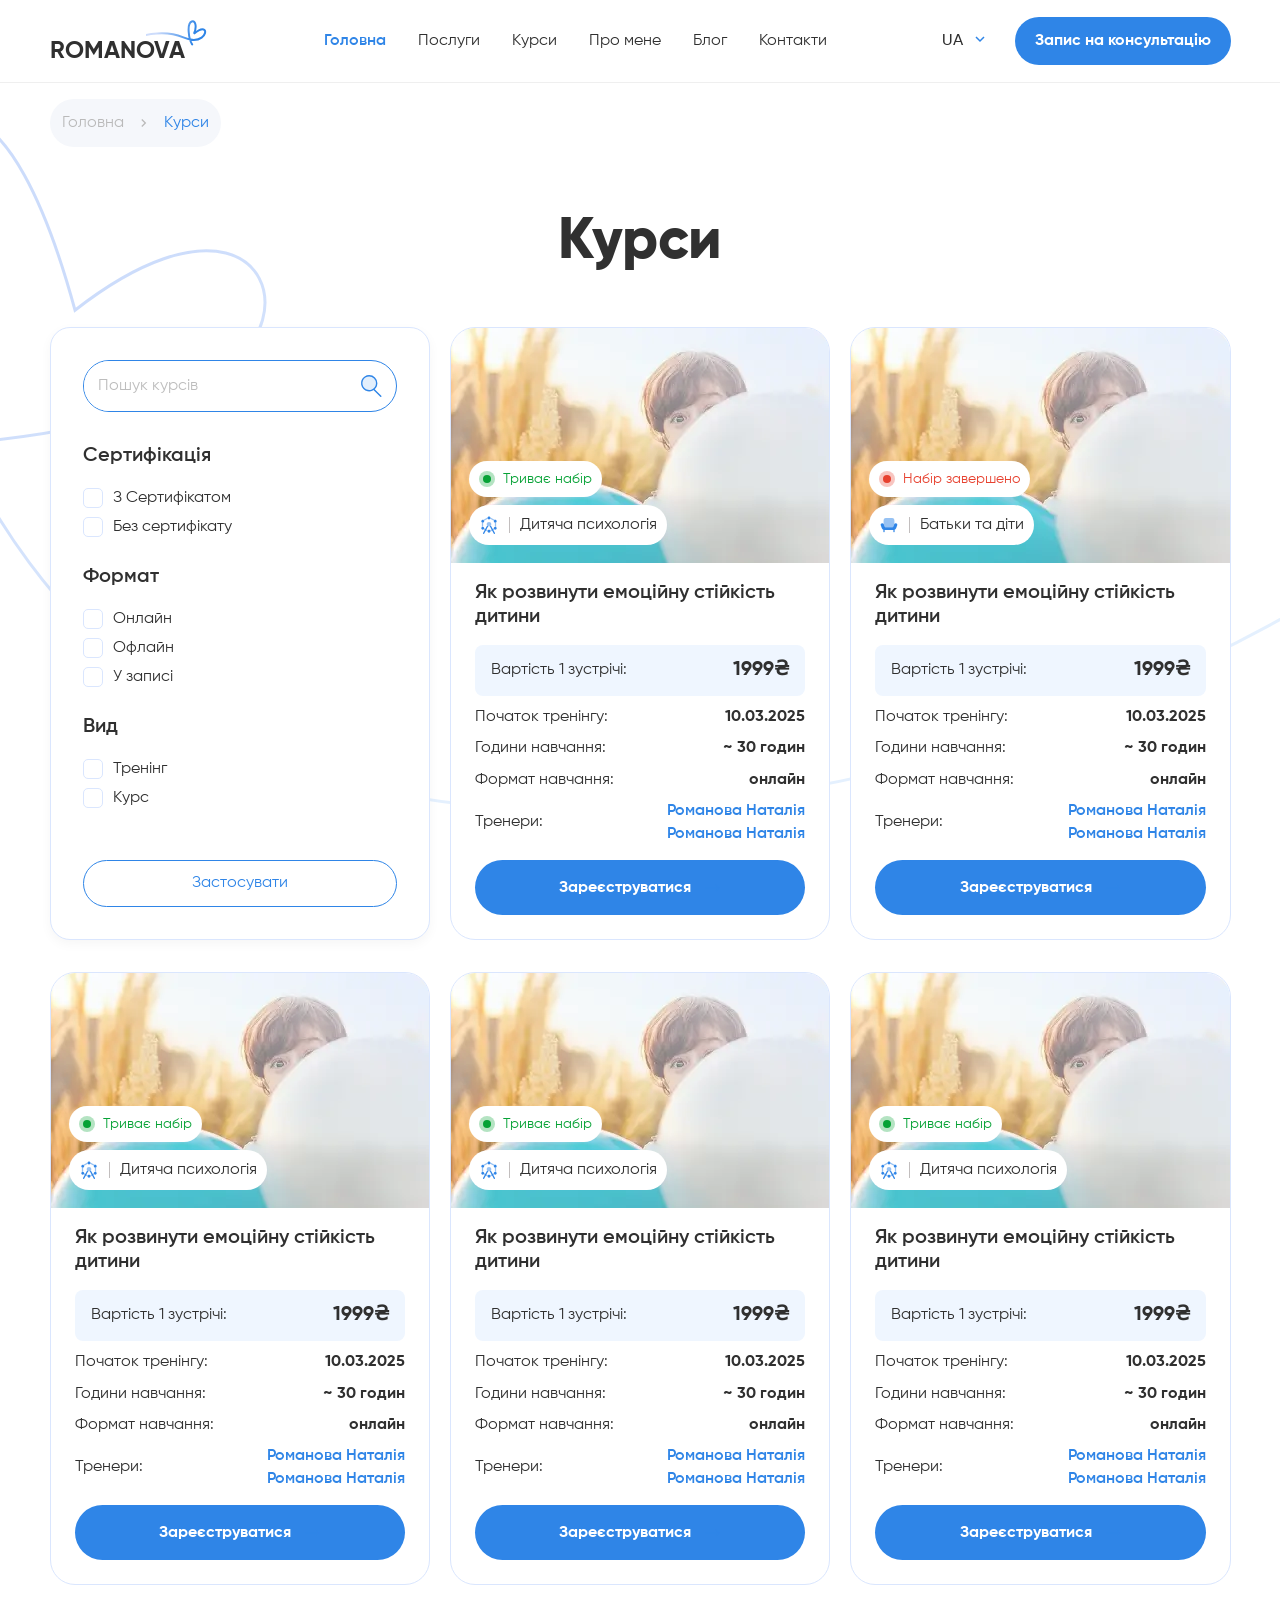
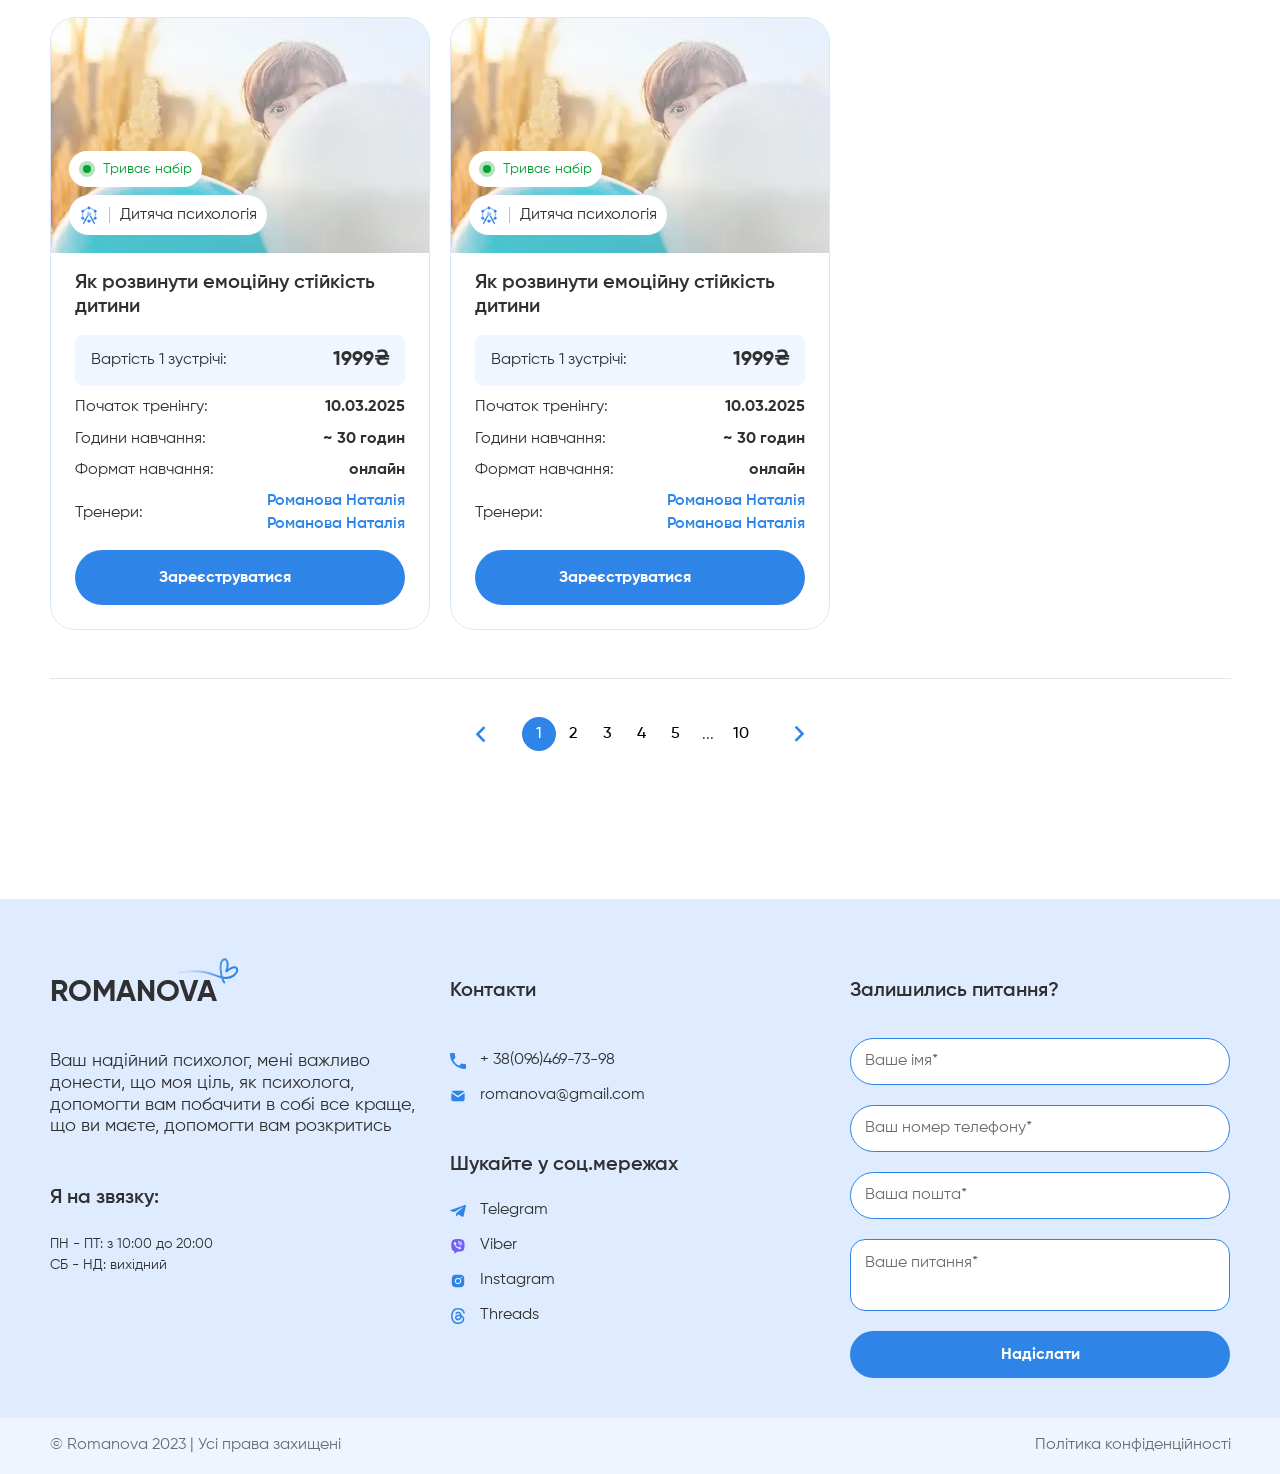
<file: courses.html>
<!DOCTYPE html>
<html lang="uk">

<head>
	<title>Курси</title>
	<meta charset="UTF-8">
	<meta name="format-detection" content="telephone=no">
	<link rel="shortcut icon" href="favicon.ico">
	<meta name="viewport" content="width=device-width, initial-scale=1.0">
	<link rel="preload" href="/fonts/Gilroy-Regular.woff2" as="font" type="font/woff2" crossorigin>
	<link rel="preload" href="/fonts/Gilroy-ExtraBold.woff2" as="font" type="font/woff2" crossorigin>
	<link rel="preload" href="/fonts/Gilroy-SemiBold.woff2" as="font" type="font/woff2" crossorigin>

	<link rel="preload" href="css/useful-materials.min.css?_v=20260325153457" as="style" onload="this.rel='stylesheet'">
	<noscript>
		<link rel="stylesheet" href="css/useful-materials.min.css?_v=20260325153457">
	</noscript>
</head>


<body>
	<div class="wrapper">
		<header data-scroll-show class="header">
			<div class="header__main">
				<div class="header__container">
					<a href="/" class="header__logo logo">Romanova</a>
					<nav data-da=".header__bottom, 1071.98, first" class="header__menu menu">
						<ul class="menu__list">
							<li><a href="#" class="active">Головна</a></li>
							<li><a href="#">Послуги</a></li>
							<li><a href="#">Курси</a></li>
							<li><a href="#">Про мене</a></li>
							<li><a href="#">Блог</a></li>
							<li><a href="#">Контакти</a></li>
						</ul>
					</nav>
					<div class="header__actions">
						<div data-da=".header__menu, 767.98, 1" class="header__language-switcher language-switcher">
							<a href='#' class="language-switcher__header filter__select select__current ">UA</a>

							<ul class="language-switcher__list filter__select__list">
								<li class="language-switcher__item filter__select__item">
									<a href="#">UA</a>
								</li>

								<li class="language-switcher__item filter__select__item">
									<a href="#">RU</a>
								</li>

								<li class="language-switcher__item filter__select__item">
									<a href="#">EN</a>
								</li>
							</ul>
						</div>
						<a href="#reservation" data-goto="#reservation" data-goto-header class="header__consultation btn btn-blue"><span>Запис на консультацію</span></a>
						<div class="header__burger">
							<button type="button" class="header__burger-icon" aria-label="Открыть меню"><span></span></button>
						</div>
					</div>
				</div>
			</div>
			<div class="header__bottom">
				<div class="header__contacts contacts-header">
					<div class="contacts-header__caption">Контакти</div>
					<a href="tel:380964697398" class="contacts-header__item">
						<svg>
							<use xlink:href="img/icons/icons.svg#phone"></use>
						</svg>
						<span>+ 38(096)469-73-98</span>
					</a>
					<a href="mailto:romanova@gmail.com" class="contacts-header__item">
						<svg>
							<use xlink:href="img/icons/icons.svg#mail"></use>
						</svg>
						<span>romanova@gmail.com</span>
					</a>
					<a href="#" class="contacts-header__item contacts-header__item_telegram" target='_blank'>
						<svg>
							<use xlink:href="img/icons/icons.svg#mail-filled"></use>
						</svg>
						<span>Telegram</span>
					</a>
					<a href="#" class="contacts-header__item contacts-header__item_viber" target='_blank'>
						<svg>
							<use xlink:href="img/icons/icons.svg#viber"></use>
						</svg>
						<span>Viber</span>
					</a>
					<div class="contacts-header__socials">
						<div class="contacts-header__socials-label">Шукайте у соц. мережах:</div>
						<div class="contacts-header__socials-icons socials">
							<a href="#" class="socials__icon socials__icon-viber">
								<svg>
									<use xlink:href="img/icons/icons.svg#threads"></use>
								</svg>
							</a>
							<a href="#" class="socials__icon socials__icon-telegram">
								<svg>
									<use xlink:href="img/icons/icons.svg#mail-filled"></use>
								</svg>
							</a>
							<a href="#" class="socials__icon socials__icon-instagram">
								<svg>
									<use xlink:href="img/icons/icons.svg#instagram"></use>
								</svg>
							</a>
							<a href="#" class="socials__icon socials__icon-youtube">
								<svg>
									<use xlink:href="img/icons/icons.svg#youtube"></use>
								</svg>
							</a>
						</div>
					</div>
				</div>

				<!--		<div class="header-bottom__language-switcher language-switcher">-->
				<!--			<div class="language-switcher__header filter__select select__current">UA</div>-->

				<!--			<ul class="language-switcher__list filter__select__list">-->
				<!--				<li class="language-switcher__item filter__select__item">-->
				<!--					<a href="#">UA</a>-->
				<!--				</li>-->

				<!--				<li class="language-switcher__item filter__select__item">-->
				<!--					<a href="#">RU</a>-->
				<!--				</li>-->
				<!--			</ul>-->
				<!--		</div>-->
			</div>
		</header>
		<main class="materials-page">
			<nav class="breadcrumbs">
				<div class="breadcrumbs__container">
					<ul>
						<li><a href="#">Головна</a></li>
						<li><a href="#" class="_active">Курси</a></li>
					</ul>
				</div>
			</nav>
			<section class="materials-page__body materials">
				<div class="materials__container">
					<svg class="materials-line" xmlns="http://www.w3.org/2000/svg" width="1920" height="695" viewBox="0 0 1920 695" fill="none">
						<path d="M-160 218.5C63 397.5 546.437 330.572 581.5 203.072C598 143.072 529.5 87.5718 394 193.215C263 -288.928 70.2474 254.838 472.5 573.072C822 849.572 1660.5 613 1934.5 218.5" stroke="url(#paint0_linear_197_113)" stroke-width="3" />
						<linearGradient id="paint0_linear_197_113" x1="638" y1="616.074" x2="348" y2="224.574" gradientUnits="userSpaceOnUse">
							<stop stop-color="#E4F0FE" />
							<stop offset="1" stop-color="#CCDCFB" />
						</linearGradient>
					</svg>
					<h1 class="materials__title title-section">Курси</h1>
					<div class="materials__items materials__items--course">
						<div class="materials__filter filter-materials">
							<form id="materials-search-form" class="filter-materials__search">
								<input id="materials-search-input" autocomplete="off" type="text" name="search" placeholder="Пошук курсів">
								<button type="submit" class="btn">
									<svg xmlns="http://www.w3.org/2000/svg" width="22" height="22" viewBox="0 0 22 22" fill="none">
										<path d="M16.6973 8.20444C16.6973 9.68649 16.2579 11.1353 15.4345 12.3675C14.6111 13.5998 13.4408 14.5603 12.0716 15.1274C10.7023 15.6946 9.19564 15.843 7.74207 15.5538C6.28849 15.2647 4.9533 14.551 3.90533 13.5031C2.85736 12.4551 2.14368 11.1199 1.85455 9.66633C1.56542 8.21275 1.71381 6.70608 2.28097 5.33684C2.84812 3.96761 3.80857 2.7973 5.04085 1.97391C6.27313 1.15053 7.7219 0.711051 9.20395 0.711051C11.1913 0.711051 13.0973 1.50053 14.5026 2.90581C15.9079 4.3111 16.6973 6.21707 16.6973 8.20444Z" fill="#BAD6F7" fill-opacity="0.4" stroke="#2F85E7" stroke-width="1.4221" />
										<path d="M13.9321 14.4126L20.7692 21.2496" stroke="#2F85E7" stroke-width="1.4221" stroke-linecap="round" />
									</svg>
								</button>
							</form>

							<div class="filter-materials__group">
								<div class="filter-materials__group-title">Сертифікація</div>
								<div class="checkbox">
									<input id="c_1" class="checkbox__input" type="checkbox" value="1" name="form[]">
									<label for="c_1" class="checkbox__label"><span class="checkbox__text">З Сертифікатом</span></label>
								</div>
								<div class="checkbox">
									<input id="c_2" class="checkbox__input" type="checkbox" value="1" name="form[]">
									<label for="c_2" class="checkbox__label"><span class="checkbox__text">Без сертифікату</span></label>
								</div>
							</div>
							<div class="filter-materials__group">
								<div class="filter-materials__group-title">Формат</div>
								<div class="checkbox">
									<input id="c_3" class="checkbox__input" type="checkbox" value="1" name="form[]">
									<label for="c_3" class="checkbox__label"><span class="checkbox__text">Онлайн</span></label>
								</div>
								<div class="checkbox">
									<input id="c_4" class="checkbox__input" type="checkbox" value="1" name="form[]">
									<label for="c_4" class="checkbox__label"><span class="checkbox__text">Офлайн</span></label>
								</div>
								<div class="checkbox">
									<input id="c_5" class="checkbox__input" type="checkbox" value="1" name="form[]">
									<label for="c_5" class="checkbox__label"><span class="checkbox__text">У записі</span></label>
								</div>
							</div>
							<div class="filter-materials__group">
								<div class="filter-materials__group-title">Вид</div>
								<div class="checkbox">
									<input id="c_6" class="checkbox__input" type="checkbox" value="1" name="form[]">
									<label for="c_6" class="checkbox__label"><span class="checkbox__text">Тренінг</span></label>
								</div>
								<div class="checkbox">
									<input id="c_7" class="checkbox__input" type="checkbox" value="1" name="form[]">
									<label for="c_7" class="checkbox__label"><span class="checkbox__text">Курс</span></label>
								</div>
							</div>

							<button class="filter-materials__button btn">Застосувати</button>
						</div>
						<article class="materials__item item-course">
							<div class="item-course__head">
								<div class="item-course__tags tags-course">
									<div class="tags-course__tag tags-course__tag--status tags-course__tag--open">Триває набір</div>
									<div class="tags-course__tag tags-course__tag--type">
										<img src="img/icons/ferris-wheel.svg" alt="">
										<span>Дитяча психологія</span>
									</div>
								</div>
								<picture><source srcset="img/course/02.webp" type="image/webp"><img class='item-course__image' src="img/course/02.png" alt=""></picture>
							</div>
							<div class="item-course__content">
								<h3 class="item-course__title"><a href="#">Як розвинути емоційну стійкість дитини</a></h3>
								<div class="item-course__price">
									<span>Вартість 1 зустрічі:</span>
									<div class="item-course__price-value"><strong>1999₴</strong></div>
								</div>
								<div class="item-course__info">
									<span>Початок тренінгу:</span>
									<div class="item-course__info-value">10.03.2025</div>
								</div>
								<div class="item-course__info">
									<span>Години навчання:</span>
									<div class="item-course__info-value">~ 30 годин</div>
								</div>
								<div class="item-course__info">
									<span>Формат навчання:</span>
									<div class="item-course__info-value">онлайн</div>
								</div>
								<div class="item-course__info">
									<span>Тренери:</span>
									<div class="item-course__info-trainers">
										<a href='#'>Романова Наталія</a>
										<a href='#'>Романова Наталія</a>
									</div>
								</div>
								<a href="#" class="item-course__button btn btn-blue">
									<span>Зареєструватися</span>
									<svg style='width: 15px; height: 10px;'>
										<use xlink:href="img/icons/icons.svg#arrow"></use>
									</svg>
								</a>
							</div>
						</article>
						<article class="materials__item item-course">
							<div class="item-course__head">
								<div class="item-course__tags tags-course">
									<div class="tags-course__tag tags-course__tag--status tags-course__tag--close">Набір завершено</div>
									<div class="tags-course__tag tags-course__tag--type">
										<img src="img/icons/armchair.svg" alt="">
										<span>Батьки та діти</span>
									</div>
								</div>
								<picture><source srcset="img/course/02.webp" type="image/webp"><img class='item-course__image' src="img/course/02.png" alt=""></picture>
							</div>
							<div class="item-course__content">
								<h3 class="item-course__title"><a href="#">Як розвинути емоційну стійкість дитини</a></h3>
								<div class="item-course__price">
									<span>Вартість 1 зустрічі:</span>
									<div class="item-course__price-value"><strong>1999₴</strong></div>
								</div>
								<div class="item-course__info">
									<span>Початок тренінгу:</span>
									<div class="item-course__info-value">10.03.2025</div>
								</div>
								<div class="item-course__info">
									<span>Години навчання:</span>
									<div class="item-course__info-value">~ 30 годин</div>
								</div>
								<div class="item-course__info">
									<span>Формат навчання:</span>
									<div class="item-course__info-value">онлайн</div>
								</div>
								<div class="item-course__info">
									<span>Тренери:</span>
									<div class="item-course__info-trainers">
										<a href='#'>Романова Наталія</a>
										<a href='#'>Романова Наталія</a>
									</div>
								</div>
								<a href="#" class="item-course__button btn btn-blue">
									<span>Зареєструватися</span>
									<svg style='width: 15px; height: 10px;'>
										<use xlink:href="img/icons/icons.svg#arrow"></use>
									</svg>
								</a>
							</div>
						</article>
						<article class="materials__item item-course">
							<div class="item-course__head">
								<div class="item-course__tags tags-course">
									<div class="tags-course__tag tags-course__tag--status tags-course__tag--open">Триває набір</div>
									<div class="tags-course__tag tags-course__tag--type">
										<img src="img/icons/ferris-wheel.svg" alt="">
										<span>Дитяча психологія</span>
									</div>
								</div>
								<picture><source srcset="img/course/02.webp" type="image/webp"><img class='item-course__image' src="img/course/02.png" alt=""></picture>
							</div>
							<div class="item-course__content">
								<h3 class="item-course__title"><a href="#">Як розвинути емоційну стійкість дитини</a></h3>
								<div class="item-course__price">
									<span>Вартість 1 зустрічі:</span>
									<div class="item-course__price-value"><strong>1999₴</strong></div>
								</div>
								<div class="item-course__info">
									<span>Початок тренінгу:</span>
									<div class="item-course__info-value">10.03.2025</div>
								</div>
								<div class="item-course__info">
									<span>Години навчання:</span>
									<div class="item-course__info-value">~ 30 годин</div>
								</div>
								<div class="item-course__info">
									<span>Формат навчання:</span>
									<div class="item-course__info-value">онлайн</div>
								</div>
								<div class="item-course__info">
									<span>Тренери:</span>
									<div class="item-course__info-trainers">
										<a href='#'>Романова Наталія</a>
										<a href='#'>Романова Наталія</a>
									</div>
								</div>
								<a href="#" class="item-course__button btn btn-blue">
									<span>Зареєструватися</span>
									<svg style='width: 15px; height: 10px;'>
										<use xlink:href="img/icons/icons.svg#arrow"></use>
									</svg>
								</a>
							</div>
						</article>
						<article class="materials__item item-course">
							<div class="item-course__head">
								<div class="item-course__tags tags-course">
									<div class="tags-course__tag tags-course__tag--status tags-course__tag--open">Триває набір</div>
									<div class="tags-course__tag tags-course__tag--type">
										<img src="img/icons/ferris-wheel.svg" alt="">
										<span>Дитяча психологія</span>
									</div>
								</div>
								<picture><source srcset="img/course/02.webp" type="image/webp"><img class='item-course__image' src="img/course/02.png" alt=""></picture>
							</div>
							<div class="item-course__content">
								<h3 class="item-course__title"><a href="#">Як розвинути емоційну стійкість дитини</a></h3>
								<div class="item-course__price">
									<span>Вартість 1 зустрічі:</span>
									<div class="item-course__price-value"><strong>1999₴</strong></div>
								</div>
								<div class="item-course__info">
									<span>Початок тренінгу:</span>
									<div class="item-course__info-value">10.03.2025</div>
								</div>
								<div class="item-course__info">
									<span>Години навчання:</span>
									<div class="item-course__info-value">~ 30 годин</div>
								</div>
								<div class="item-course__info">
									<span>Формат навчання:</span>
									<div class="item-course__info-value">онлайн</div>
								</div>
								<div class="item-course__info">
									<span>Тренери:</span>
									<div class="item-course__info-trainers">
										<a href='#'>Романова Наталія</a>
										<a href='#'>Романова Наталія</a>
									</div>
								</div>
								<a href="#" class="item-course__button btn btn-blue">
									<span>Зареєструватися</span>
									<svg style='width: 15px; height: 10px;'>
										<use xlink:href="img/icons/icons.svg#arrow"></use>
									</svg>
								</a>
							</div>
						</article>
						<article class="materials__item item-course">
							<div class="item-course__head">
								<div class="item-course__tags tags-course">
									<div class="tags-course__tag tags-course__tag--status tags-course__tag--open">Триває набір</div>
									<div class="tags-course__tag tags-course__tag--type">
										<img src="img/icons/ferris-wheel.svg" alt="">
										<span>Дитяча психологія</span>
									</div>
								</div>
								<picture><source srcset="img/course/02.webp" type="image/webp"><img class='item-course__image' src="img/course/02.png" alt=""></picture>
							</div>
							<div class="item-course__content">
								<h3 class="item-course__title"><a href="#">Як розвинути емоційну стійкість дитини</a></h3>
								<div class="item-course__price">
									<span>Вартість 1 зустрічі:</span>
									<div class="item-course__price-value"><strong>1999₴</strong></div>
								</div>
								<div class="item-course__info">
									<span>Початок тренінгу:</span>
									<div class="item-course__info-value">10.03.2025</div>
								</div>
								<div class="item-course__info">
									<span>Години навчання:</span>
									<div class="item-course__info-value">~ 30 годин</div>
								</div>
								<div class="item-course__info">
									<span>Формат навчання:</span>
									<div class="item-course__info-value">онлайн</div>
								</div>
								<div class="item-course__info">
									<span>Тренери:</span>
									<div class="item-course__info-trainers">
										<a href='#'>Романова Наталія</a>
										<a href='#'>Романова Наталія</a>
									</div>
								</div>
								<a href="#" class="item-course__button btn btn-blue">
									<span>Зареєструватися</span>
									<svg style='width: 15px; height: 10px;'>
										<use xlink:href="img/icons/icons.svg#arrow"></use>
									</svg>
								</a>
							</div>
						</article>
						<article class="materials__item item-course">
							<div class="item-course__head">
								<div class="item-course__tags tags-course">
									<div class="tags-course__tag tags-course__tag--status tags-course__tag--open">Триває набір</div>
									<div class="tags-course__tag tags-course__tag--type">
										<img src="img/icons/ferris-wheel.svg" alt="">
										<span>Дитяча психологія</span>
									</div>
								</div>
								<picture><source srcset="img/course/02.webp" type="image/webp"><img class='item-course__image' src="img/course/02.png" alt=""></picture>
							</div>
							<div class="item-course__content">
								<h3 class="item-course__title"><a href="#">Як розвинути емоційну стійкість дитини</a></h3>
								<div class="item-course__price">
									<span>Вартість 1 зустрічі:</span>
									<div class="item-course__price-value"><strong>1999₴</strong></div>
								</div>
								<div class="item-course__info">
									<span>Початок тренінгу:</span>
									<div class="item-course__info-value">10.03.2025</div>
								</div>
								<div class="item-course__info">
									<span>Години навчання:</span>
									<div class="item-course__info-value">~ 30 годин</div>
								</div>
								<div class="item-course__info">
									<span>Формат навчання:</span>
									<div class="item-course__info-value">онлайн</div>
								</div>
								<div class="item-course__info">
									<span>Тренери:</span>
									<div class="item-course__info-trainers">
										<a href='#'>Романова Наталія</a>
										<a href='#'>Романова Наталія</a>
									</div>
								</div>
								<a href="#" class="item-course__button btn btn-blue">
									<span>Зареєструватися</span>
									<svg style='width: 15px; height: 10px;'>
										<use xlink:href="img/icons/icons.svg#arrow"></use>
									</svg>
								</a>
							</div>
						</article>
						<article class="materials__item item-course">
							<div class="item-course__head">
								<div class="item-course__tags tags-course">
									<div class="tags-course__tag tags-course__tag--status tags-course__tag--open">Триває набір</div>
									<div class="tags-course__tag tags-course__tag--type">
										<img src="img/icons/ferris-wheel.svg" alt="">
										<span>Дитяча психологія</span>
									</div>
								</div>
								<picture><source srcset="img/course/02.webp" type="image/webp"><img class='item-course__image' src="img/course/02.png" alt=""></picture>
							</div>
							<div class="item-course__content">
								<h3 class="item-course__title"><a href="#">Як розвинути емоційну стійкість дитини</a></h3>
								<div class="item-course__price">
									<span>Вартість 1 зустрічі:</span>
									<div class="item-course__price-value"><strong>1999₴</strong></div>
								</div>
								<div class="item-course__info">
									<span>Початок тренінгу:</span>
									<div class="item-course__info-value">10.03.2025</div>
								</div>
								<div class="item-course__info">
									<span>Години навчання:</span>
									<div class="item-course__info-value">~ 30 годин</div>
								</div>
								<div class="item-course__info">
									<span>Формат навчання:</span>
									<div class="item-course__info-value">онлайн</div>
								</div>
								<div class="item-course__info">
									<span>Тренери:</span>
									<div class="item-course__info-trainers">
										<a href='#'>Романова Наталія</a>
										<a href='#'>Романова Наталія</a>
									</div>
								</div>
								<a href="#" class="item-course__button btn btn-blue">
									<span>Зареєструватися</span>
									<svg style='width: 15px; height: 10px;'>
										<use xlink:href="img/icons/icons.svg#arrow"></use>
									</svg>
								</a>
							</div>
						</article>
					</div>
					<div class="pagging">
						<a href="#" class="pagging__arrow _disabled">
							<svg width="30" height="30">
								<use xlink:href="img/icons/icons.svg#slider-nav"></use>
							</svg>
						</a>
						<ul class="pagging__list">
							<li>
								<a href="#" class="pagging__item _active">1</a>
							</li>
							<li>
								<a href="#" class="pagging__item">2</a>
							</li>
							<li>
								<a href="#" class="pagging__item">3</a>
							</li>
							<li>
								<a href="#" class="pagging__item">4</a>
							</li>
							<li>
								<a href="#" class="pagging__item">5</a>
							</li>
							<li>
								<span>...</span>
							</li>
							<li>
								<a href="#" class="pagging__item">10</a>
							</li>
						</ul>
						<a href="#" class="pagging__arrow">
							<svg width="30" height="30">
								<use xlink:href="img/icons/icons.svg#slider-nav"></use>
							</svg>
						</a>
					</div>
				</div>
			</section>
		</main>
		<footer class="footer">
			<div class="footer__container">
				<div class="footer__body">
					<div class="footer__column">
						<a href="#" class="footer__logo logo" aria-label="Перейти на головну сторінку">Romanova</a>
						<p class="footer__text">Ваш надійний психолог, мені важливо донести, що моя ціль, як психолога, допомогти вам побачити в собі все краще, що ви маєте, допомогти вам розкритись</p>
						<div class="footer__schedule schedule">
							<div class="schedule__label">Я на звязку:</div>
							<p class="schedule__value">
								<time datetime="T10:00">ПН - ПТ: з 10:00 до 20:00</time>
							</p>
							<p class="schedule__value">СБ - НД: вихідний</p>
						</div>
					</div>
					<div class="footer__column contacts-info">
						<div class="contacts-info__caption">Контакти</div>
						<div class="contacts-info__items">
							<a href="tel:380964697398" class="contacts-info__link" aria-label="Телефон: +38(096)469-73-98">
								<svg>
									<use xlink:href="img/icons/icons.svg#phone"></use>
								</svg>
								<span>+ 38(096)469-73-98</span>
							</a>
							<a href="mailto:romanova@gmail.com" class="contacts-info__link">
								<svg>
									<use xlink:href="img/icons/icons.svg#mail"></use>
								</svg>
								<span>romanova@gmail.com</span>
							</a>
						</div>
						<div class="contacts-info__caption contacts-info__caption--footer">Шукайте у соц.мережах</div>
						<div class="contacts-info__items">
							<a href="#" class="contacts-info__link contacts-info__link_telegram">
								<svg>
									<use xlink:href="img/icons/icons.svg#mail-filled"></use>
								</svg>
								<span>Telegram</span>
							</a>
							<a href="#" class="contacts-info__link contacts-info__link_viber">
								<svg>
									<use xlink:href="img/icons/icons.svg#viber"></use>
								</svg>
								<span>Viber</span>
							</a>
							<a href="#" class="contacts-info__link contacts-info__link_viber">
								<svg>
									<use xlink:href="img/icons/icons.svg#instagram"></use>
								</svg>
								<span>Instagram</span>
							</a>
							<a href="#" class="contacts-info__link contacts-info__link_viber">
								<svg>
									<use xlink:href="img/icons/icons.svg#threads"></use>
								</svg>
								<span>Threads</span>
							</a>
						</div>
					</div>
					<form data-ajax action="https://jsonplaceholder.typicode.com/users" method="post" class="footer__column form-footer" data-popup-message="#success-send">
						<div class="footer__column-caption form-footer__caption">Залишились питання?</div>
						<div class="form-footer__inputs">
							<div class="form-footer__input">
								<input data-required type="text" name="name" placeholder="Ваше імя*" class="input" aria-label="Ваше ім'я">
							</div>
							<div class="form-footer__input">
								<input data-required type="tel" name="phone" placeholder="Ваш номер телефону*" class="input" aria-label="Ваш номер телефону">
							</div>
							<div class="form-footer__input">
								<input data-required type="email" name="email" placeholder="Ваша пошта*" class="input" aria-label="Ваша пошта">
							</div>
							<div class="form-footer__input">
								<textarea name="message" cols="30" rows="10" placeholder="Ваше питання*"></textarea>
							</div>
						</div>
						<button type="submit" id="submitBtn" class="form-footer__submit btn btn-blue" aria-label="Надіслати форму">Надіслати</button>
					</form>
				</div>
			</div>
			<div class="footer__bottom">
				<div class="footer__container">
					<p class="footer__copyright-text">© Romanova 2023 | Усі права захищені</p>
					<a href="privacy-policy.html" class="footer__privacy-policy">Політика конфіденційності</a>
				</div>
			</div>
		</footer>
	</div>

	<script src="js/courses.min.js?_v=20260325153457" defer></script>
	<script src="js/main.min.js?_v=20260325153457" defer></script>

	<div id="success-send" class="popup reservation-popup">
		<div class="popup__wrapper">
			<svg class="popup-line" xmlns="http://www.w3.org/2000/svg" width="1920" height="673" viewBox="0 0 1920 673" fill="none">
				<path d="M1970 220.572C1747 399.572 1308.56 330.572 1273.5 203.072C1257 143.072 1325.5 87.5718 1461 193.215C1592 -288.928 1784.75 254.838 1382.5 573.072C1033 849.572 266 490.5 -8 96" stroke="url(#paint0_linear_242_2373)" stroke-width="3" />
				<defs>
					<linearGradient id="paint0_linear_242_2373" x1="676" y1="623.5" x2="1793.5" y2="291.5" gradientUnits="userSpaceOnUse">
						<stop stop-color="white" />
						<stop offset="1" stop-color="#8DC1FF" />
					</linearGradient>
				</defs>
			</svg>
			<div class="popup__content">
				<button data-close type="button" class="popup__close">
					<svg xmlns="http://www.w3.org/2000/svg" width="34" height="34" viewBox="0 0 34 34" fill="none">
						<path d="M9.91602 9.91699L24.0827 24.0837M9.91602 24.0837L24.0827 9.91699" stroke="#87BFFF" stroke-width="3.54167" stroke-linecap="round" stroke-linejoin="round" />
					</svg>
				</button>
				<div class="reservation-popup__content">
					<div class="reservation-popup__number title-section">Ваше повідомлення відправлено</div>
				</div>
			</div>
		</div>
	</div>
</body>

</html>
</file>
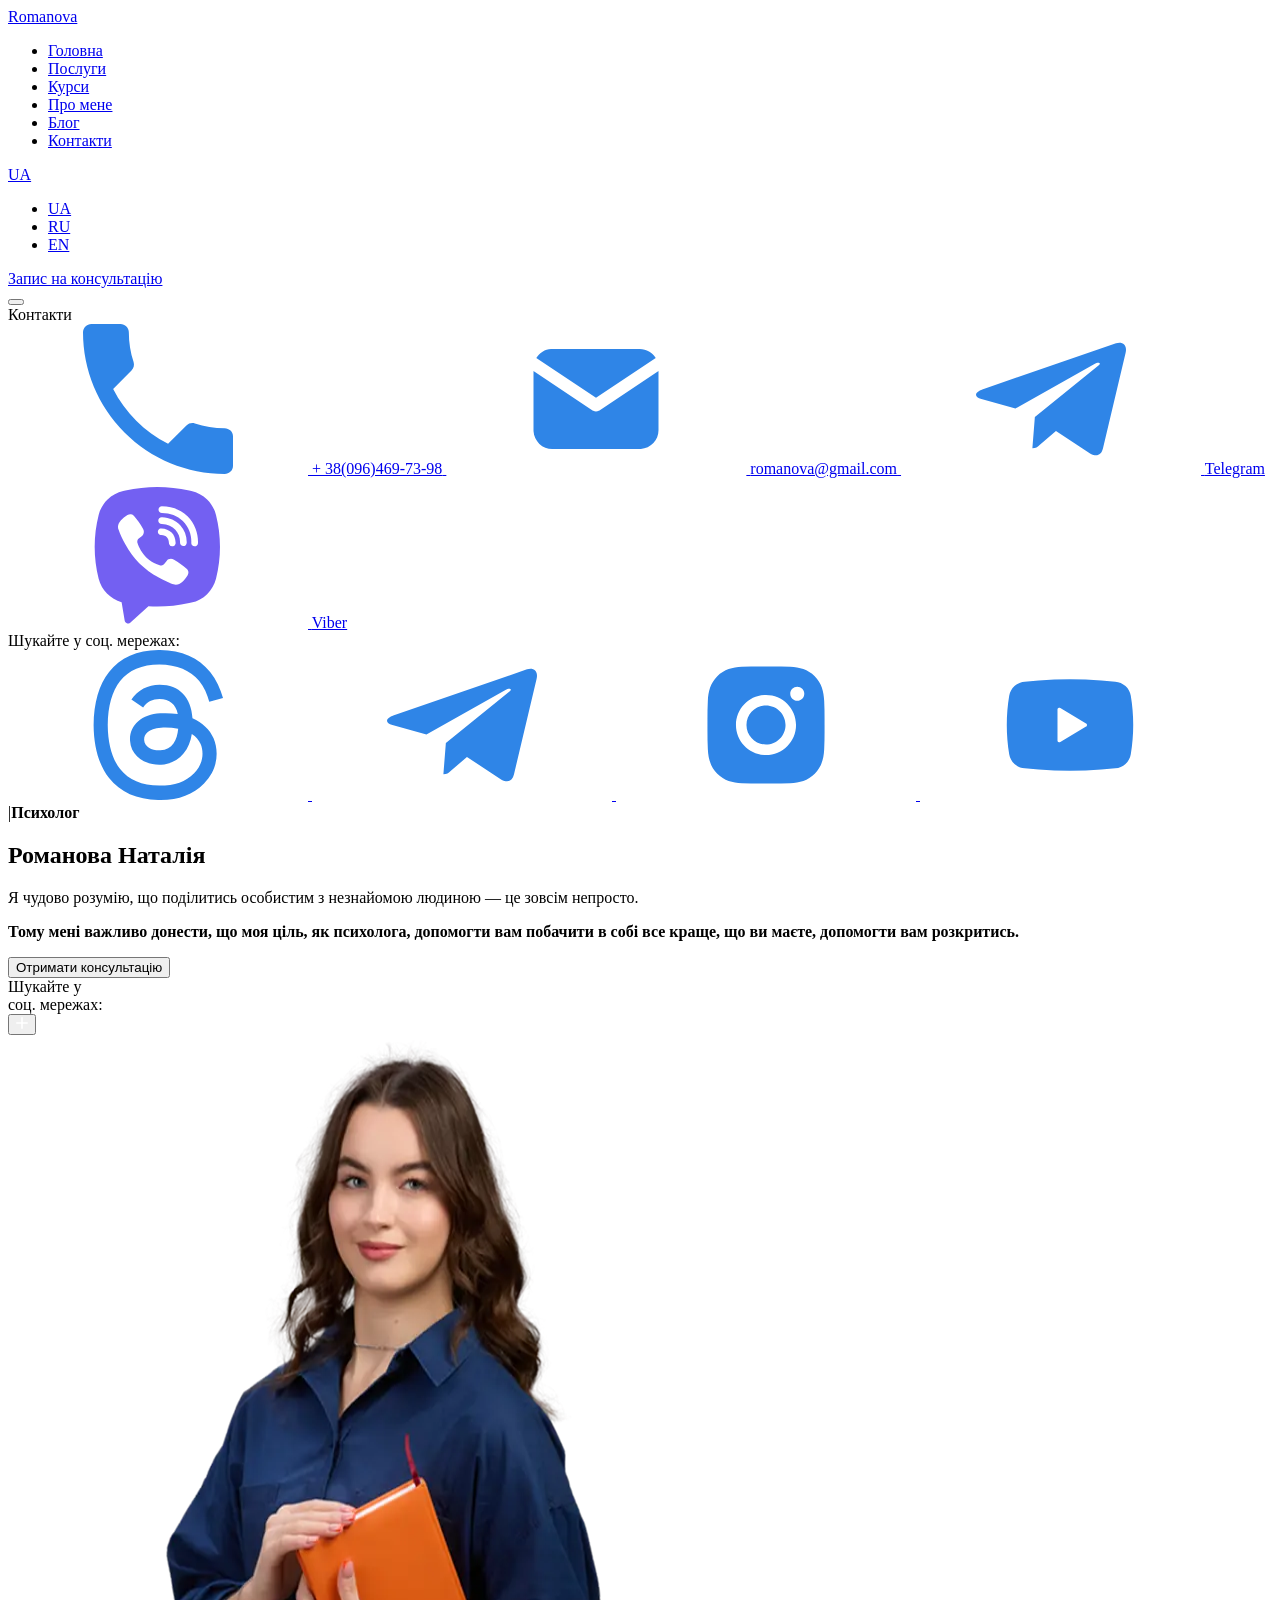
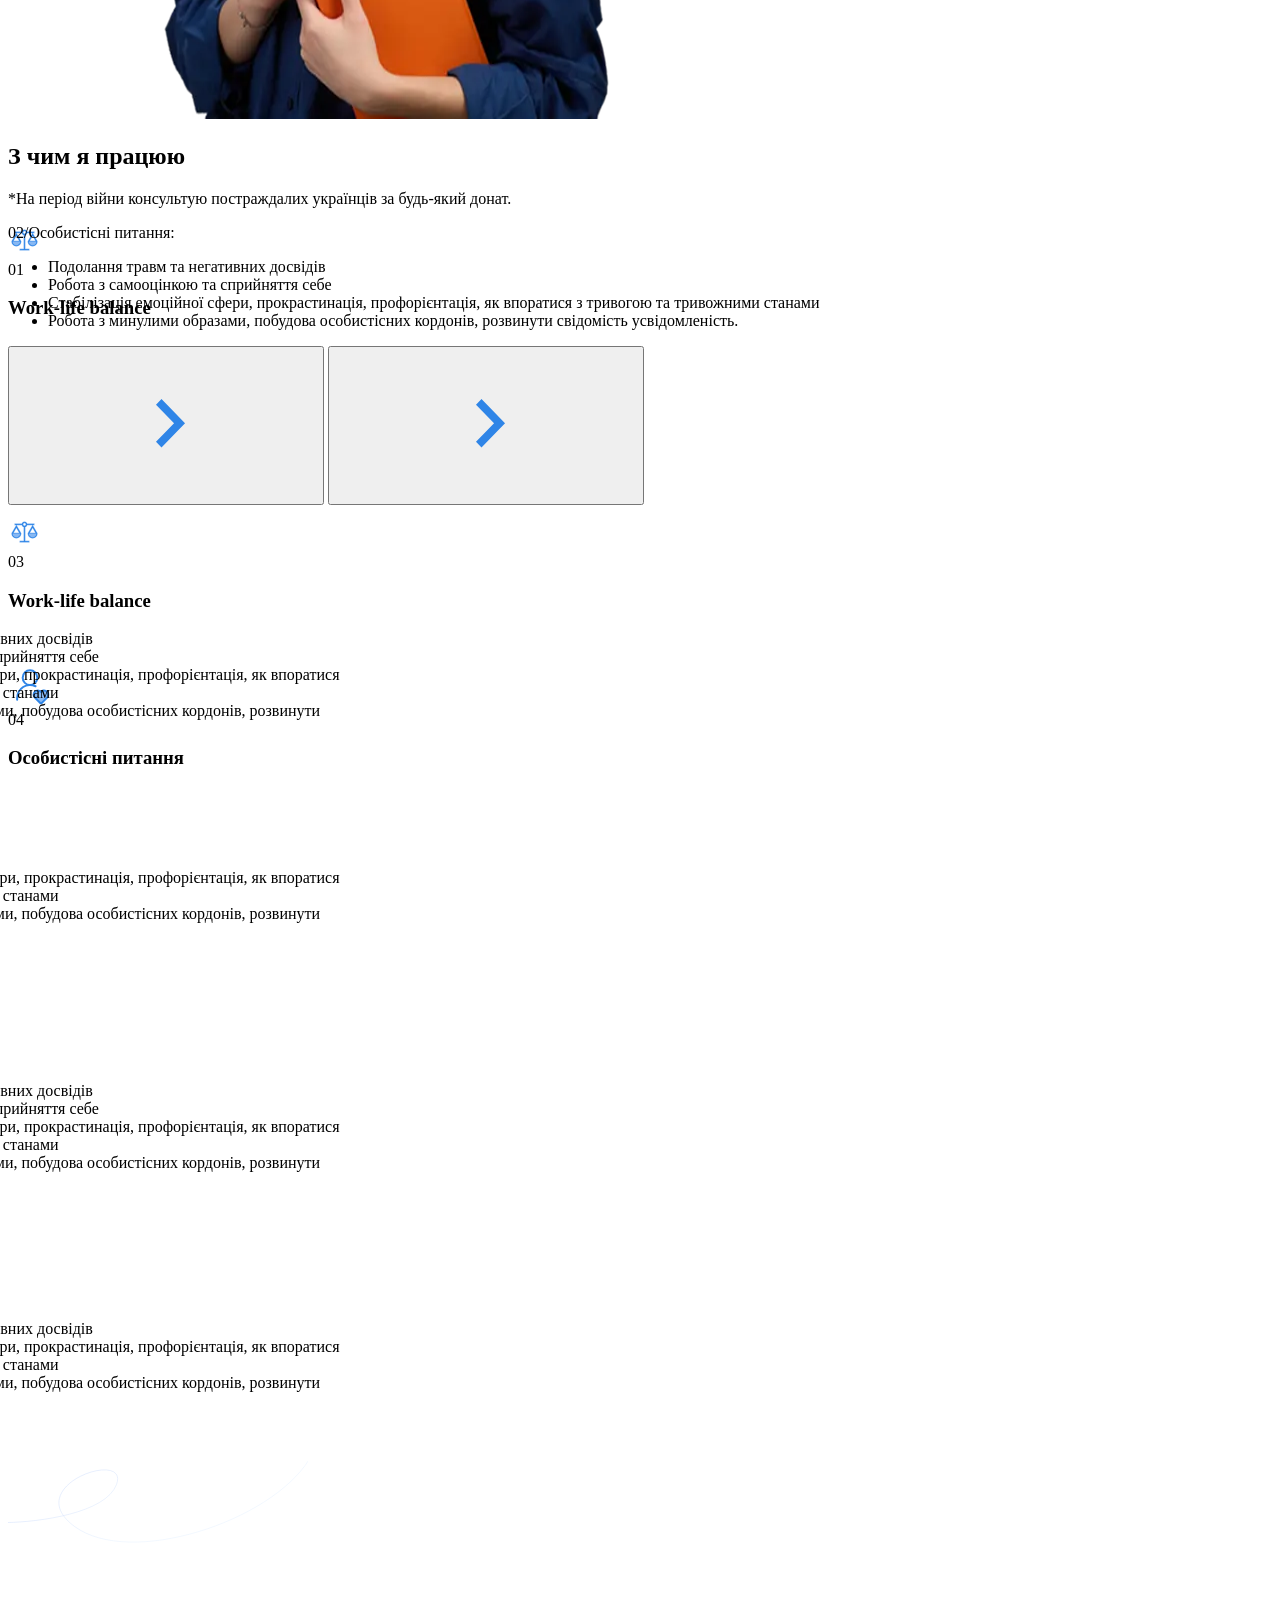
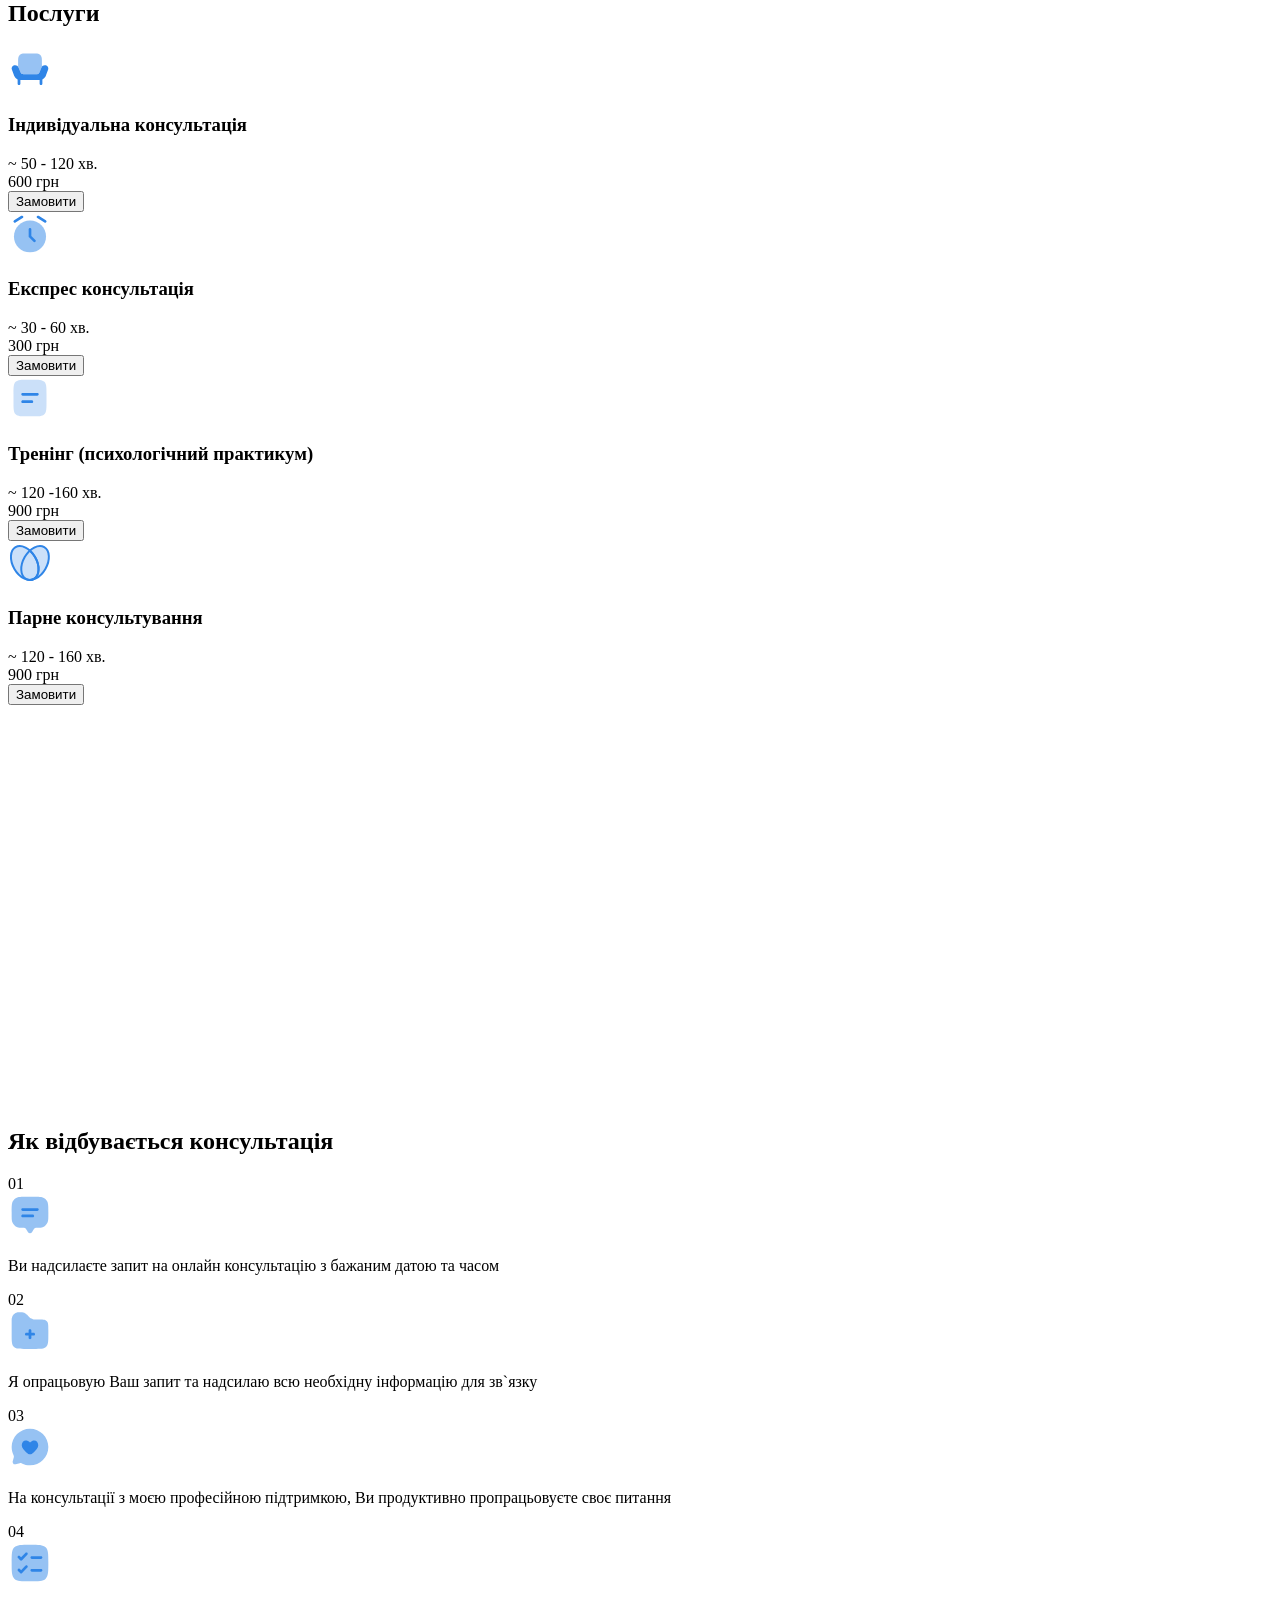
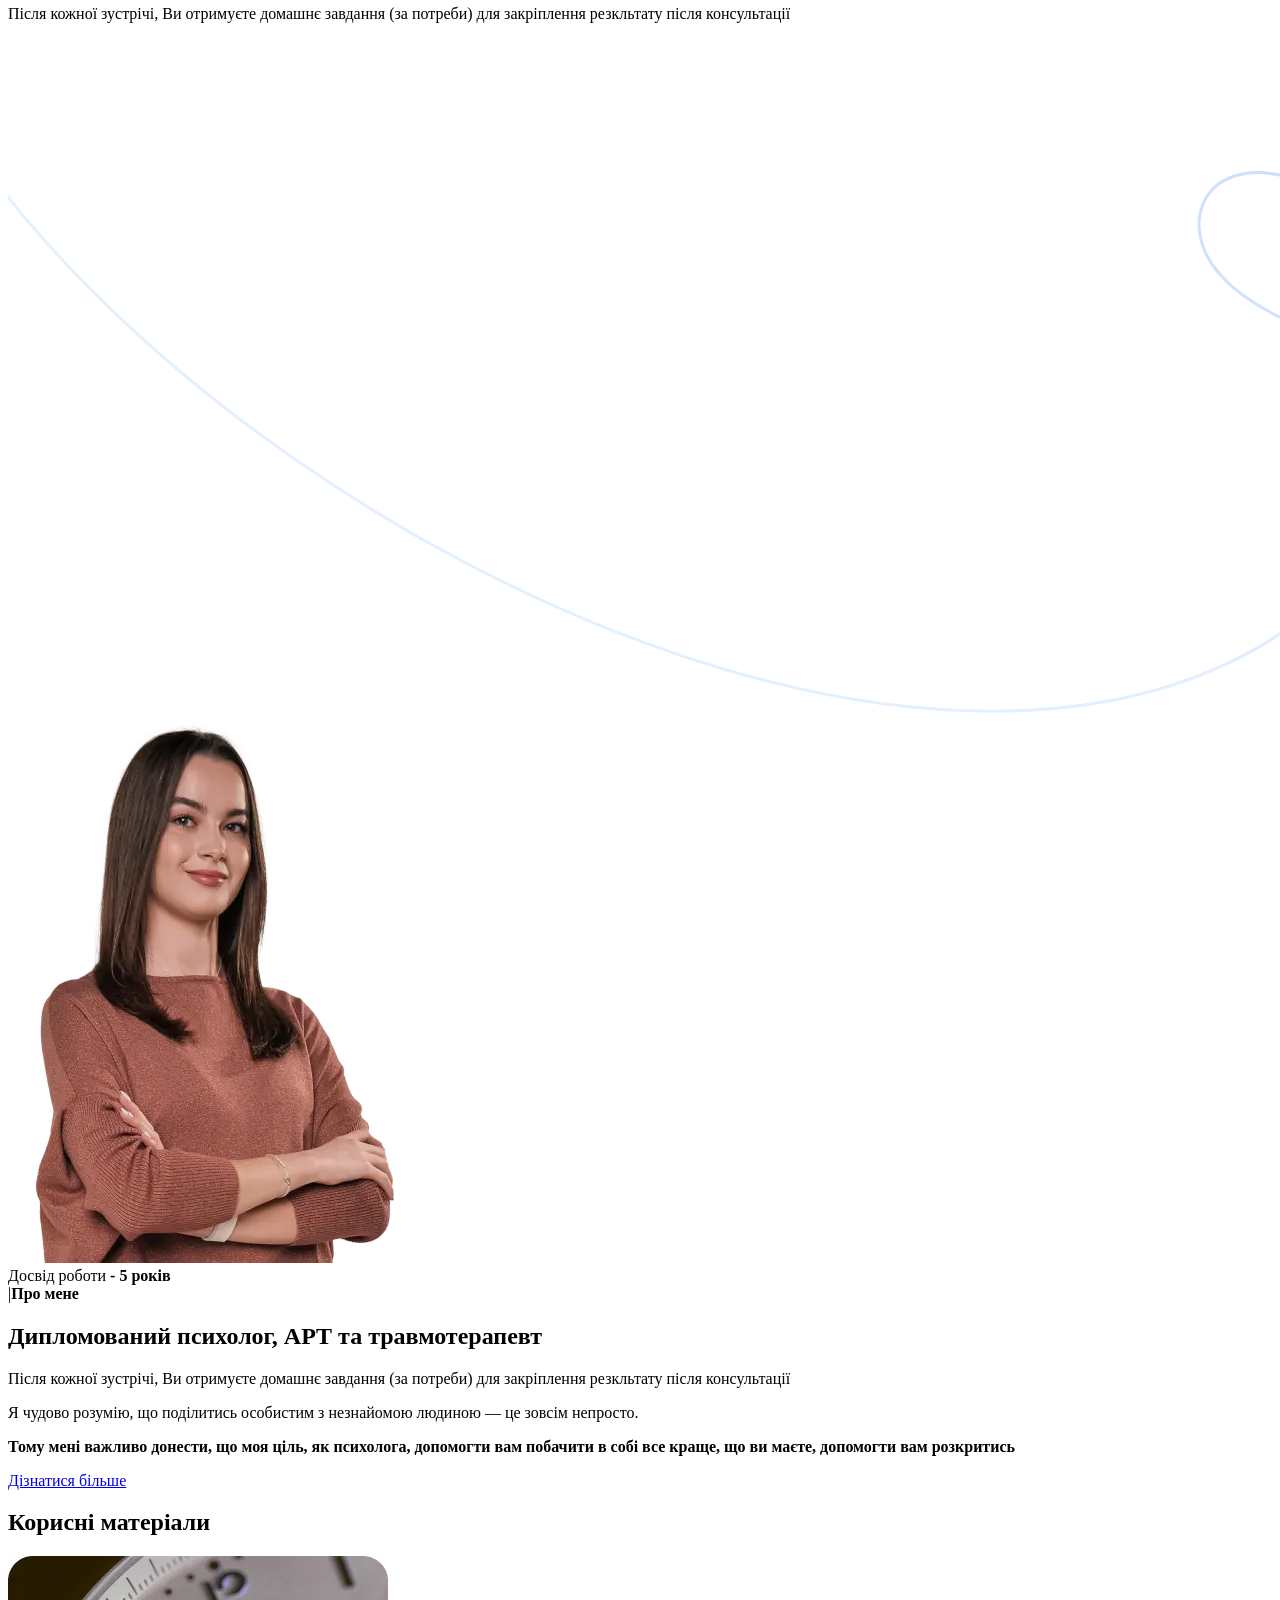
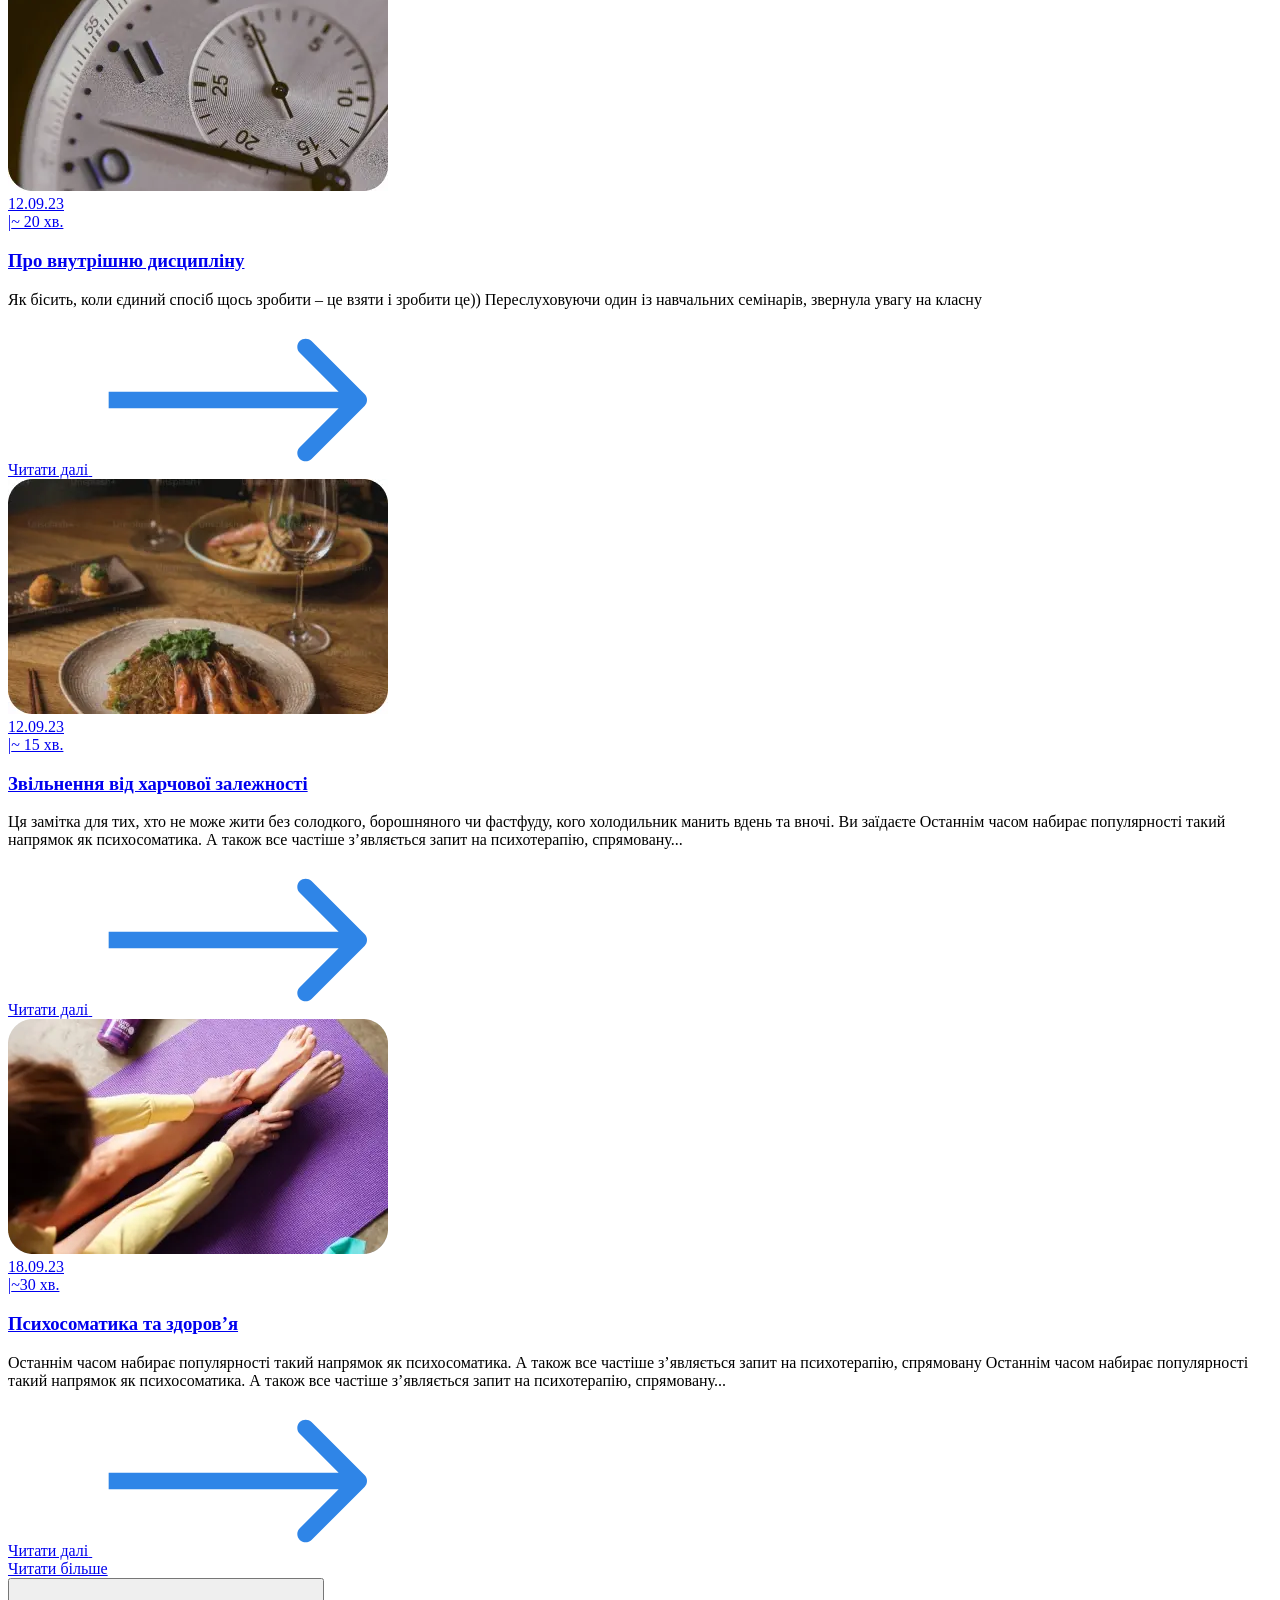
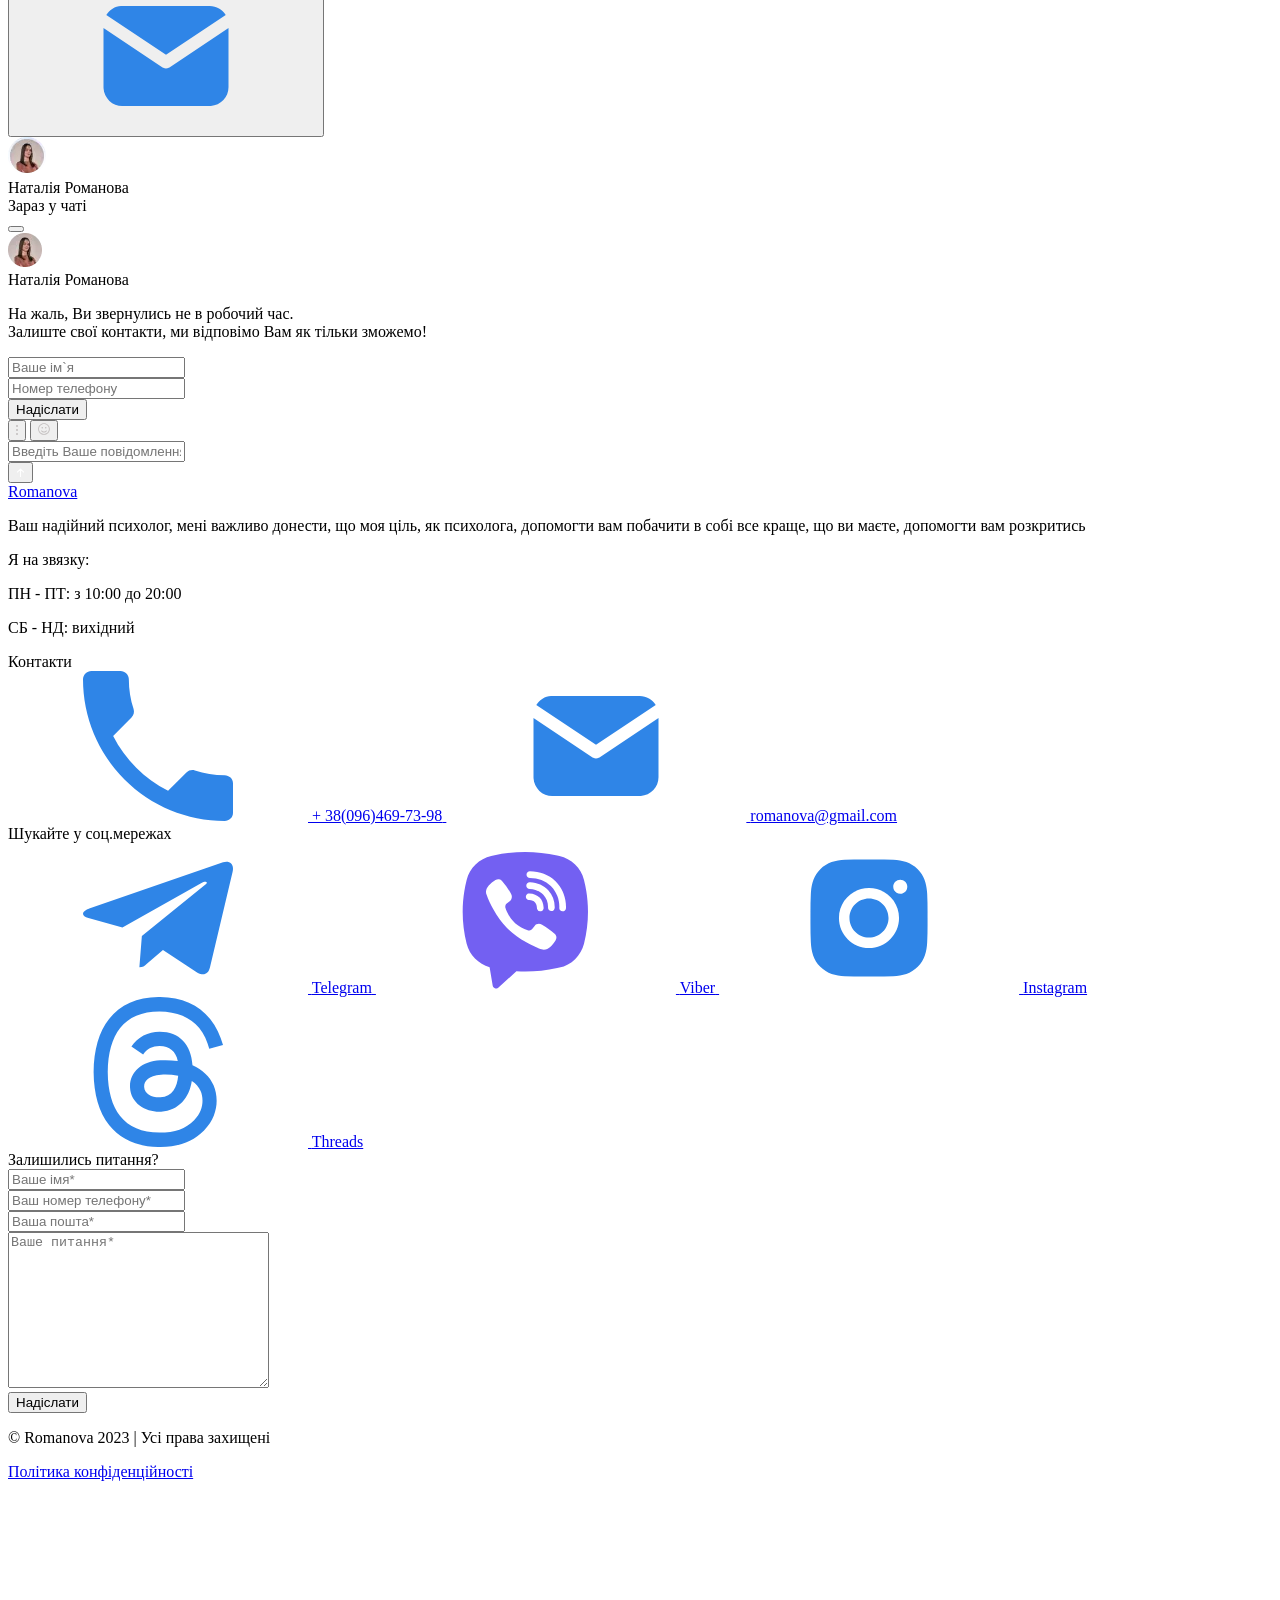
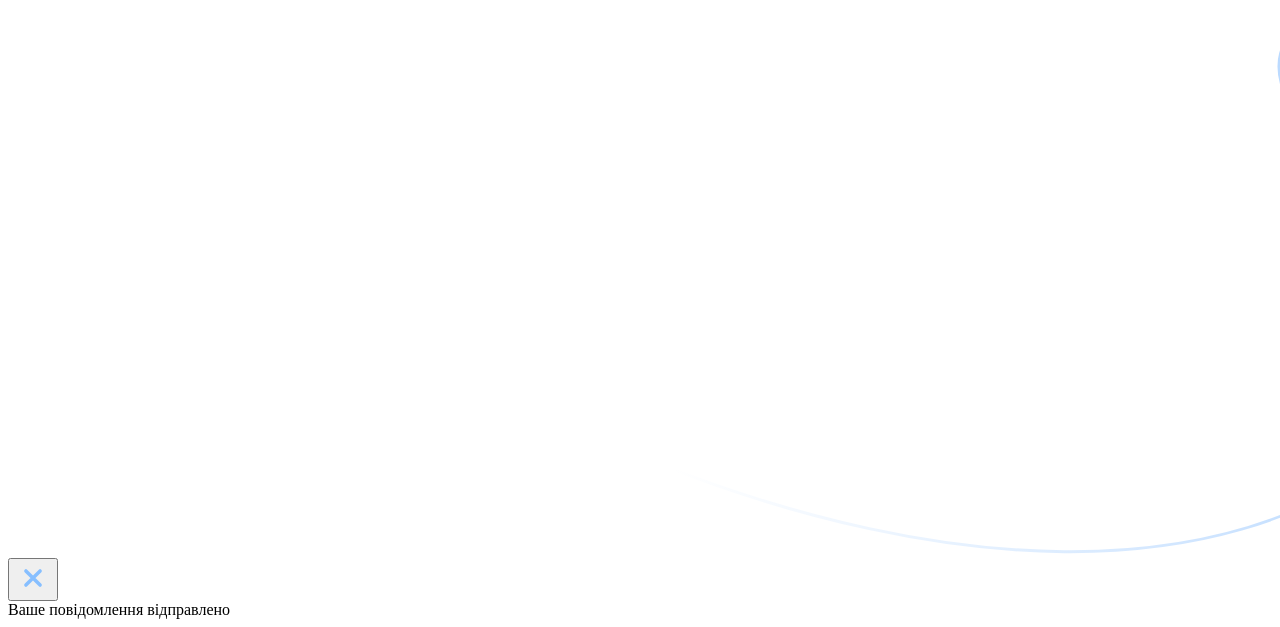
<file: home-chat-2.html>
<!DOCTYPE html>
<html lang="uk">
<title>Головна</title>
<meta charset="UTF-8">
<meta name="format-detection" content="telephone=no">
<link rel="shortcut icon" href="favicon.ico">
<meta name="viewport" content="width=device-width, initial-scale=1.0">
<link rel="preload" href="/fonts/Gilroy-Regular.woff2" as="font" type="font/woff2" crossorigin>
<link rel="preload" href="/fonts/Gilroy-ExtraBold.woff2" as="font" type="font/woff2" crossorigin>
<link rel="preload" href="/fonts/Gilroy-SemiBold.woff2" as="font" type="font/woff2" crossorigin>


<body>
	<div class="wrapper">
		<header data-scroll-show class="header">
			<div class="header__main">
				<div class="header__container">
					<a href="/" class="header__logo logo">Romanova</a>
					<nav data-da=".header__bottom, 1071.98, first" class="header__menu menu">
						<ul class="menu__list">
							<li><a href="#" class="active">Головна</a></li>
							<li><a href="#">Послуги</a></li>
							<li><a href="#">Курси</a></li>
							<li><a href="#">Про мене</a></li>
							<li><a href="#">Блог</a></li>
							<li><a href="#">Контакти</a></li>
						</ul>
					</nav>
					<div class="header__actions">
						<div data-da=".header__menu, 767.98, 1" class="header__language-switcher language-switcher">
							<a href='#' class="language-switcher__header filter__select select__current ">UA</a>

							<ul class="language-switcher__list filter__select__list">
								<li class="language-switcher__item filter__select__item">
									<a href="#">UA</a>
								</li>

								<li class="language-switcher__item filter__select__item">
									<a href="#">RU</a>
								</li>

								<li class="language-switcher__item filter__select__item">
									<a href="#">EN</a>
								</li>
							</ul>
						</div>
						<a href="#reservation" data-goto="#reservation" data-goto-header class="header__consultation btn btn-blue"><span>Запис на консультацію</span></a>
						<div class="header__burger">
							<button type="button" class="header__burger-icon" aria-label="Открыть меню"><span></span></button>
						</div>
					</div>
				</div>
			</div>
			<div class="header__bottom">
				<div class="header__contacts contacts-header">
					<div class="contacts-header__caption">Контакти</div>
					<a href="tel:380964697398" class="contacts-header__item">
						<svg>
							<use xlink:href="img/icons/icons.svg#phone"></use>
						</svg>
						<span>+ 38(096)469-73-98</span>
					</a>
					<a href="mailto:romanova@gmail.com" class="contacts-header__item">
						<svg>
							<use xlink:href="img/icons/icons.svg#mail"></use>
						</svg>
						<span>romanova@gmail.com</span>
					</a>
					<a href="#" class="contacts-header__item contacts-header__item_telegram" target='_blank'>
						<svg>
							<use xlink:href="img/icons/icons.svg#mail-filled"></use>
						</svg>
						<span>Telegram</span>
					</a>
					<a href="#" class="contacts-header__item contacts-header__item_viber" target='_blank'>
						<svg>
							<use xlink:href="img/icons/icons.svg#viber"></use>
						</svg>
						<span>Viber</span>
					</a>
					<div class="contacts-header__socials">
						<div class="contacts-header__socials-label">Шукайте у соц. мережах:</div>
						<div class="contacts-header__socials-icons socials">
							<a href="#" class="socials__icon socials__icon-viber">
								<svg>
									<use xlink:href="img/icons/icons.svg#threads"></use>
								</svg>
							</a>
							<a href="#" class="socials__icon socials__icon-telegram">
								<svg>
									<use xlink:href="img/icons/icons.svg#mail-filled"></use>
								</svg>
							</a>
							<a href="#" class="socials__icon socials__icon-instagram">
								<svg>
									<use xlink:href="img/icons/icons.svg#instagram"></use>
								</svg>
							</a>
							<a href="#" class="socials__icon socials__icon-youtube">
								<svg>
									<use xlink:href="img/icons/icons.svg#youtube"></use>
								</svg>
							</a>
						</div>
					</div>
				</div>

				<!--		<div class="header-bottom__language-switcher language-switcher">-->
				<!--			<div class="language-switcher__header filter__select select__current">UA</div>-->

				<!--			<ul class="language-switcher__list filter__select__list">-->
				<!--				<li class="language-switcher__item filter__select__item">-->
				<!--					<a href="#">UA</a>-->
				<!--				</li>-->

				<!--				<li class="language-switcher__item filter__select__item">-->
				<!--					<a href="#">RU</a>-->
				<!--				</li>-->
				<!--			</ul>-->
				<!--		</div>-->
			</div>
		</header>
		<main class="home-page">
			<section class="home-page__who who">
				<div class="who__container">
					<div class="who__body">
						<div class="who__content">
							<div data-anim data-anim-hide class="who__profession desc-label">
								<span></span>|<strong>Психолог</strong>
							</div>
							<h1 data-anim data-anim-hide class="who__name title-section">Романова Наталія</h1>
							<div data-anim data-anim-hide data-da=".who__body, 767.98, last" class="who__block">
								<div class="who__text">
									<p>Я чудово розумію, що поділитись особистим з незнайомою людиною — це зовсім непросто.</p>
									<p><strong>Тому мені важливо донести, що моя ціль, як психолога, допомогти вам побачити в собі все краще, що ви маєте, допомогти вам розкритись.</strong></p>
								</div>
								<button type="button" class="who__button btn btn-blue" aria-label="Отримати консультацію">Отримати консультацію</button>
							</div>
						</div>
						<div data-anim data-anim-hide class="who__img">
							<div data-popup="#socials" class="who__socials">
								<span></span>
								<div class="who__socials-label">Шукайте у <br> соц. мережах:</div>
								<div class="who__socials-icons">
									<div class="who__socials-icon who__socials-icon--instagram"></div>
									<div class="who__socials-icon who__socials-icon--facebook"></div>
									<div class="who__socials-icon who__socials-icon--twitter"></div>
									<div class="who__socials-icon who__socials-icon-youtube"></div>
									<button type="button" class="who__socials-more" aria-label="Показзати більше соц.мереж">
										<svg width="12" height="12" fill="#fff">
											<use xlink:href="img/icons/icons.svg#plus"></use>
										</svg>
									</button>
								</div>
							</div>
							<picture><source data-srcset="img/homePage/romanova.webp" srcset="[data-uri]" type="image/webp"><img src="[data-uri]"  data-src="img/homePage/romanova.png" src="img/homePage/romanova.png" alt="Романова Наталія" width="719" height="684"></picture>
						</div>
					</div>
				</div>
			</section>
			<section data-anim data-anim-hide class="home-page__work-with work-with">
				<div class="work-with__container">
					<div class="work-with__body">
						<div class="work-with__title">
							<h2 class="title-section">З чим я працюю</h2>
							<p>*На період війни консультую постраждалих українців за будь-який донат.</p>
						</div>
						<div class="work-with__content">
							<div class="work-with__content-desktop">
								<div class="work-with__slider swiper">
									<div class="work-with__slider-wrapper swiper-wrapper">
										<div class="slide-work-with swiper-slide">
											<div class="slide-work-with__icon">
												<img src="img/icons/scale.svg" alt="icon">
											</div>
											<div class="slide-work-with__column">
												<div class="slide-work-with__number"></div>
												<h3 class="slide-work-with__title">Work-life balance</h3>
											</div>
										</div>
										<div class="slide-work-with swiper-slide">
											<div class="slide-work-with__icon">
												<img src="img/icons/user-love.svg" alt="icon">
											</div>
											<div class="slide-work-with__column">
												<div class="slide-work-with__number"></div>
												<h3 class="slide-work-with__title">Особистісні питання</h3>
											</div>
										</div>
										<div class="slide-work-with swiper-slide">
											<div class="slide-work-with__icon">
												<img src="img/icons/scale.svg" alt="icon">
											</div>
											<div class="slide-work-with__column">
												<div class="slide-work-with__number"></div>
												<h3 class="slide-work-with__title">Work-life balance</h3>
											</div>
										</div>
										<div class="slide-work-with swiper-slide">
											<div class="slide-work-with__icon">
												<img src="img/icons/user-love.svg" alt="icon">
											</div>
											<div class="slide-work-with__column">
												<div class="slide-work-with__number"></div>
												<h3 class="slide-work-with__title">Особистісні питання</h3>
											</div>
										</div>
									</div>
								</div>
								<div class="work-with__description">
									<div class="work-with__description-block">
										<div class="work-with__description-title"><span>01/</span>Особистісні питання:</div>
										<ul class="work-with__description-list">
											<li>Стабілізація емоційної сфери, прокрастинація, профорієнтація, як впоратися з тривогою та тривожними станами</li>
											<li>Робота з минулими образами, побудова особистісних кордонів, розвинути свідомість усвідомленість.</li>
										</ul>
									</div>
									<div class="work-with__description-block">
										<div class="work-with__description-title"><span>02/</span>Особистісні питання:</div>
										<ul class="work-with__description-list">
											<li>Подолання травм та негативних досвідів</li>
											<li>Робота з самооцінкою та сприйняття себе</li>
											<li>Стабілізація емоційної сфери, прокрастинація, профорієнтація, як впоратися з тривогою та тривожними станами</li>
											<li>Робота з минулими образами, побудова особистісних кордонів, розвинути свідомість усвідомленість.</li>
										</ul>
									</div>
									<div class="work-with__description-block">
										<div class="work-with__description-title"><span>03/</span>Особистісні питання:</div>
										<ul class="work-with__description-list">
											<li>Подолання травм та негативних досвідів</li>
											<li>Робота з самооцінкою та сприйняття себе</li>
										</ul>
									</div>
									<div class="work-with__description-block">
										<div class="work-with__description-title"><span>04/</span>Особистісні питання:</div>
										<ul class="work-with__description-list">
											<li>Робота з самооцінкою та сприйняття себе</li>
											<li>Стабілізація емоційної сфери, прокрастинація, профорієнтація, як впоратися з тривогою та тривожними станами</li>
											<li>Робота з минулими образами, побудова особистісних кордонів, розвинути свідомість усвідомленість.</li>
										</ul>
									</div>
								</div>
							</div>
							<div class="work-with__content-mobile">
								<div class="work-with__carousel">
									<div class="work-with__slider-nav">
										<button type="button" class="work-with__slider-nav--prev btn" aria-label="Попередній слайд">
											<svg>
												<use xlink:href="img/icons/icons.svg#slider-nav"></use>
											</svg>
										</button>
										<button type="button" class="work-with__slider-nav--next btn" aria-label="Наступний слайд">
											<svg>
												<use xlink:href="img/icons/icons.svg#slider-nav"></use>
											</svg>
										</button>
									</div>
									<div class="work-with__slider-body swiper">
										<div class="work-with__slider-wrapper swiper-wrapper">
											<div class="slide-work-with swiper-slide">
												<div class="slide-work-with__head">
													<div class="slide-work-with__icon">
														<img src="img/icons/user-love.svg" alt="icon">
													</div>
													<div class="slide-work-with__column">
														<div class="slide-work-with__number slide-work-with__number-mob"></div>
														<h3 class="slide-work-with__title">Особистісні питання</h3>
													</div>
												</div>
												<ul class="work-with__description-list">
													<li>Подолання травм та негативних досвідів</li>
													<li>Робота з самооцінкою та сприйняття себе</li>
													<li>Стабілізація емоційної сфери, прокрастинація, профорієнтація, як впоратися з тривогою та тривожними станами</li>
													<li>Робота з минулими образами, побудова особистісних кордонів, розвинути свідомість усвідомленість.</li>
												</ul>
											</div>
											<div class="slide-work-with swiper-slide">
												<div class="slide-work-with__head">
													<div class="slide-work-with__icon">
														<img src="img/icons/scale.svg" alt="icon">
													</div>
													<div class="slide-work-with__column">
														<div class="slide-work-with__number slide-work-with__number-mob"></div>
														<h3 class="slide-work-with__title">Особистісні питання</h3>
													</div>
												</div>
												<ul class="work-with__description-list">
													<li>Стабілізація емоційної сфери, прокрастинація, профорієнтація, як впоратися з тривогою та тривожними станами</li>
													<li>Робота з минулими образами, побудова особистісних кордонів, розвинути свідомість усвідомленість.</li>
												</ul>
											</div>
											<div class="slide-work-with swiper-slide">
												<div class="slide-work-with__head">
													<div class="slide-work-with__icon">
														<img src="img/icons/user-love.svg" alt="icon">
													</div>
													<div class="slide-work-with__column">
														<div class="slide-work-with__number slide-work-with__number-mob"></div>
														<h3 class="slide-work-with__title">Особистісні питання</h3>
													</div>
												</div>
												<ul class="work-with__description-list">
													<li>Подолання травм та негативних досвідів</li>
													<li>Робота з самооцінкою та сприйняття себе</li>
													<li>Стабілізація емоційної сфери, прокрастинація, профорієнтація, як впоратися з тривогою та тривожними станами</li>
													<li>Робота з минулими образами, побудова особистісних кордонів, розвинути свідомість усвідомленість.</li>
												</ul>
											</div>
											<div class="slide-work-with swiper-slide">
												<div class="slide-work-with__head">
													<div class="slide-work-with__icon">
														<img src="img/icons/scale.svg" alt="icon">
													</div>
													<div class="slide-work-with__column">
														<div class="slide-work-with__number slide-work-with__number-mob"></div>
														<h3 class="slide-work-with__title">Особистісні питання</h3>
													</div>
												</div>
												<ul class="work-with__description-list">
													<li>Подолання травм та негативних досвідів</li>
													<li>Стабілізація емоційної сфери, прокрастинація, профорієнтація, як впоратися з тривогою та тривожними станами</li>
													<li>Робота з минулими образами, побудова особистісних кордонів, розвинути свідомість усвідомленість.</li>
												</ul>
											</div>
										</div>
									</div>
									<div class="swiper-pagination"></div>
								</div>
							</div>
						</div>
					</div>
					<svg class="work-with__line-svg">
						<use xlink:href="img/icons/icons.svg#work-with-line"></use>
					</svg>
				</div>
			</section>
			<section class="home-page__services home-services">
				<div class="home-services__container">
					<h2 data-anim data-anim-hide class="home-services__title title-section">Послуги</h2>
					<div data-anim data-anim-hide class="home-services__body">
						<div class="home-services__service home-service-item">
							<div class="home-service-item__icon icon-service">
								<img src="img/icons/solar.svg" alt="icon" width="44" height="44">
							</div>
							<div class="home-service-item__content">
								<h3 class="home-service-item__title">Індивідуальна консультація</h3>
								<div class="home-service-item__row">
									<div class="home-service-item__time">~ 50 - 120 хв.</div>
									<div class="home-service-item__price">600 грн</div>
								</div>
							</div>
							<button type="button" class="home-service-item__order btn btn-blue" aria-label="Замовити індивідуальну консультацію">Замовити</button>
						</div>
						<div class="home-services__service home-service-item">
							<div class="home-service-item__icon icon-service">
								<img src="img/icons/alarm.svg" alt="icon" width="44" height="44">
							</div>
							<div class="home-service-item__content">
								<h3 class="home-service-item__title">Експрес консультація</h3>
								<div class="home-service-item__row">
									<div class="home-service-item__time">~ 30 - 60 хв.</div>
									<div class="home-service-item__price">300 грн</div>
								</div>
							</div>
							<button type="button" class="home-service-item__order btn btn-blue" aria-label="Замовити експрес консультацію">Замовити</button>
						</div>
						<div class="home-services__service home-service-item">
							<div class="home-service-item__icon icon-service">
								<img src="img/icons/document.svg" alt="icon" width="44" height="44">
							</div>
							<div class="home-service-item__content">
								<h3 class="home-service-item__title">Тренінг (психологічний практикум)</h3>
								<div class="home-service-item__row">
									<div class="home-service-item__time">~ 120 -160 хв.</div>
									<div class="home-service-item__price">900 грн</div>
								</div>
							</div>
							<button type="button" class="home-service-item__order btn btn-blue" aria-label="Замовити тренінг (психологічний практикум)">Замовити</button>
						</div>
						<div class="home-services__service home-service-item">
							<div class="home-service-item__icon icon-service">
								<img src="img/icons/oval-love.svg" alt="icon" width="44" height="44">
							</div>
							<div class="home-service-item__content">
								<h3 class="home-service-item__title">Парне консультування</h3>
								<div class="home-service-item__row">
									<div class="home-service-item__time">~ 120 - 160 хв.</div>
									<div class="home-service-item__price">900 грн</div>
								</div>
							</div>
							<button type="button" class="home-service-item__order btn btn-blue" aria-label="Замовити парне консультування">Замовити</button>
						</div>
					</div>
				</div>
			</section>
			<section class="home-page__consultation-process consultation-process bg-gradient">
				<div class="bg-gradient__inner">
					<div class="bg-gradient__body">
						<div class="bg-gradient__content">
							<svg class="consultation-process__line" xmlns="http://www.w3.org/2000/svg" width="792" height="399" viewBox="0 0 792 399" fill="none">
								<path d="M1.99993 194.174C155 46.6743 403.384 85.2366 539.245 144.784C709.071 219.218 764.796 104.301 738.02 79.7802C716.599 60.1633 665.176 94.6481 642.142 114.343C667.405 60.9079 661.327 -10.5672 622.013 3.46715C573.839 20.6649 553.344 96.1743 625.783 209.955C681.453 297.394 750 377.674 790.5 397.174" stroke="url(#paint0_linear_75_267)" stroke-width="3" />
								<linearGradient id="paint0_linear_75_267" x1="570.481" y1="43.2731" x2="757.117" y2="327.827" gradientUnits="userSpaceOnUse">
									<stop stop-color="white" />
									<stop offset="1" stop-color="white" />
								</linearGradient>
							</svg>
							<h2 data-anim data-anim-hide class="consultation-process__title title-section">Як відбувається <span>консультація</span></h2>
							<div class="consultation-process__steps">
								<div data-anim data-anim-hide class="consultation-step">
									<div class="consultation-step__number">01</div>
									<div class="consultation-step__block">
										<div class="consultation-step__icon icon-service">
											<img src="img/icons/chat-line.svg" alt="icon" width="44" height="44">
										</div>
										<p class="consultation-step__text">Ви надсилаєте запит на онлайн консультацію з бажаним датою та часом</p>
									</div>
								</div>
								<div data-anim data-anim-hide class="consultation-step">
									<div class="consultation-step__number">02</div>
									<div class="consultation-step__block">
										<div class="consultation-step__icon icon-service">
											<img src="img/icons/add-folder.svg" alt="icon" width="44" height="44">
										</div>
										<p class="consultation-step__text">Я опрацьовую Ваш запит та надсилаю всю необхідну інформацію для зв`язку</p>
									</div>
								</div>
								<div data-anim data-anim-hide class="consultation-step">
									<div class="consultation-step__number">03</div>
									<div class="consultation-step__block">
										<div class="consultation-step__icon icon-service">
											<img src="img/icons/chat-round-like.svg" alt="icon" width="44" height="44">
										</div>
										<p class="consultation-step__text">На консультації з моєю професійною підтримкою, Ви продуктивно пропрацьовуєте своє питання</p>
									</div>
								</div>
								<div data-anim data-anim-hide class="consultation-step">
									<div class="consultation-step__number">04</div>
									<div class="consultation-step__block">
										<div class="consultation-step__icon icon-service">
											<img src="img/icons/checklist-minimalistic.svg" alt="icon" width="44" height="44">
										</div>
										<p class="consultation-step__text">Після кожної зустрічі, Ви отримуєте домашнє завдання (за потреби) для закріплення резкльтату після консультації</p>
									</div>
								</div>
							</div>
						</div>
					</div>
				</div>
			</section>
			<section class="home-page__about home-about">
				<div class="home-about__container">
					<svg class="home-about__line" xmlns="http://www.w3.org/2000/svg" width="1891" height="674" viewBox="0 0 1891 674" fill="none">
						<path d="M1890 220.5C1667 399.499 1228.56 330.5 1193.5 203C1177 143 1245.5 87.4995 1381 193.142C1512 -289.001 1704.75 254.766 1302.5 573C953 849.5 235 500.5 -39 106" stroke="url(#paint0_linear_75_233)" stroke-width="3" />
						<linearGradient id="paint0_linear_75_233" x1="1137" y1="616.002" x2="1427" y2="224.502" gradientUnits="userSpaceOnUse">
							<stop stop-color="#E4F0FE" />
							<stop offset="1" stop-color="#CCDCFB" />
						</linearGradient>
					</svg>
					<div class="home-about__body">
						<div class="about__img">
							<span class="about__img-icon about__img-icon-1"></span>
							<span class="about__img-icon about__img-icon-2"></span>
							<picture><source data-srcset="img/homePage/about-img.webp" srcset="[data-uri]" type="image/webp"><img src="[data-uri]"  data-src="img/homePage/about-img.png" src="img/homePage/about-img.png" alt="img" width="417" height="546"></picture>
							<div class="about__experience">
								<div class="about__experience-icon"></div>
								<span>Досвід роботи <strong>- 5 років</strong></span>
							</div>
						</div>
						<div class="home-about__content">
							<div data-da=".home-about__body, 767.98,first" class="home-about__block">
								<div class="home-about__label desc-label">
									<span></span>|<strong>Про мене</strong>
								</div>
								<h2 class="home-about__title title-section"><span>Дипломований психолог,</span> АРТ та травмотерапевт</h2>
							</div>
							<div class="home-about__text">
								<p>Після кожної зустрічі, Ви отримуєте домашнє завдання (за потреби) для закріплення резкльтату після консультації</p>
								<p>Я чудово розумію, що поділитись особистим з незнайомою людиною — це зовсім непросто.</p>
								<p><strong>Тому мені важливо донести, що моя ціль, як психолога, допомогти вам побачити в собі все краще, що ви маєте, допомогти вам розкритись</strong></p>
							</div>
							<a href="#" class="home-about__more btn btn-blue">Дізнатися більше</a>
						</div>
					</div>
				</div>
			</section>
			<section class="home-page__useful-materials home-material">
				<div class="home-material__container">
					<h2 class="home-material__title title-section">Корисні матеріали</h2>
					<div class="home-material__items">
						<article class="home-material__item item-material">
							<a href="#" class="item-material__img">
								<picture><source data-srcset="img/useful-material/1.webp" srcset="[data-uri]" type="image/webp"><img src="[data-uri]"  data-src="img/useful-material/1.jpg" src="img/useful-material/1.jpg" alt="img"></picture>
								<div class="item-material__info">
									<div class="item-material__info-item item-material__date">12.09.23</div>
									<div class="item-material__info-item item-material__time">|<span>~ 20 хв.</span></div>
								</div>
							</a>
							<div class="item-material__content">
								<a href="#">
									<h3 class="item-material__title">Про внутрішню дисципліну</h3>
								</a>
								<p class="item-material__text">Як бісить, коли єдиний спосіб щось зробити – це взяти і зробити це)) Переслуховуючи один із навчальних семінарів, звернула увагу на класну</p>
								<a href="#" class="item-material__more">
									<span>Читати далі</span>
									<svg>
										<use xlink:href="img/icons/icons.svg#arrow"></use>
									</svg>
								</a>
							</div>
						</article>
						<article class="home-material__item item-material">
							<a href="#" class="item-material__img">
								<picture><source data-srcset="img/useful-material/2.webp" srcset="[data-uri]" type="image/webp"><img src="[data-uri]"  data-src="img/useful-material/2.jpg" src="img/useful-material/2.jpg" alt="img"></picture>
								<div class="item-material__info">
									<div class="item-material__info-item item-material__date">12.09.23</div>
									<div class="item-material__info-item item-material__time">|<span>~ 15 хв.</span></div>
								</div>
							</a>
							<div class="item-material__content">
								<a href="#">
									<h3 class="item-material__title">Звільнення від харчової залежності</h3>
								</a>
								<p class="item-material__text">Ця замітка для тих, хто не може жити без солодкого, борошняного чи фастфуду, кого холодильник манить вдень та вночі. Ви заїдаєте Останнім часом набирає популярності такий напрямок як психосоматика. А також все частіше з’являється запит на психотерапію, спрямовану...</p>
								<a href="#" class="item-material__more">
									<span>Читати далі</span>
									<svg>
										<use xlink:href="img/icons/icons.svg#arrow"></use>
									</svg>
								</a>
							</div>
						</article>
						<article class="home-material__item item-material">
							<a href="#" class="item-material__img">
								<picture><source data-srcset="img/useful-material/3.webp" srcset="[data-uri]" type="image/webp"><img src="[data-uri]"  data-src="img/useful-material/3.png" src="img/useful-material/3.png" alt="img"></picture>
								<div class="item-material__info">
									<div class="item-material__info-item item-material__date">18.09.23</div>
									<div class="item-material__info-item item-material__time">|<span>~30 хв.</span></div>
								</div>
							</a>
							<div class="item-material__content">
								<a href="#">
									<h3 class="item-material__title">Психосоматика та здоров’я</h3>
								</a>
								<p class="item-material__text">Останнім часом набирає популярності такий напрямок як психосоматика. А також все частіше з’являється запит на психотерапію, спрямовану Останнім часом набирає популярності такий напрямок як психосоматика. А також все частіше з’являється запит на психотерапію, спрямовану...</p>
								<a href="#" class="item-material__more">
									<span>Читати далі</span>
									<svg>
										<use xlink:href="img/icons/icons.svg#arrow"></use>
									</svg>
								</a>
							</div>
						</article>
					</div>
					<a href="#" class="home-material__read-more btn btn-blue">Читати більше</a>
				</div>
			</section>
		</main>
		<div class="chat">
			<button class="chat__button-open icon-service">
				<svg>
					<use xlink:href="img/icons/icons.svg#mail"></use>
				</svg>
			</button>
			<div class="chat__body">
				<div class="chat__header">
					<div class="chat__administrator">
						<div class="chat__administrator-avatar">
							<picture><source srcset="img/avatar.webp" type="image/webp"><img src="img/avatar.png" alt="img"></picture>
							<span></span>
						</div>
						<div class="chat__administrator-column">
							<div class="chat__administrator-name">Наталія Романова</div>
							<div class="chat__administrator-status">Зараз у чаті</div>
						</div>
					</div>
					<button type="button" class="chat__close"></button>
				</div>
				<div class="chat__messages chat__messages-2">
					<div class="chat__messages-received">
						<div class="chat__messages-user user-chat">
							<div class="user-chat__avatar">
								<picture><source srcset="img/chat-avatar.webp" type="image/webp"><img src="img/chat-avatar.png" alt="img"></picture>
							</div>
							<div class="user-chat__body">
								<div class="user-chat__name">Наталія Романова</div>
								<div class="user-chat__messages">
									<div class="user-chat__message">
										<p>На жаль, Ви звернулись не в робочий час. <br> Залиште свої контакти, <span>ми відповімо Вам як тільки зможемо!</span></p>
										<form action="#" class="user-chat__message-form">
											<div class="user-chat__message-input">
												<input autocomplete="off" type="text" name="username" placeholder="Ваше ім`я" class="input">
											</div>
											<div class="user-chat__message-input">
												<input autocomplete="off" type="tel" name="username" placeholder="Номер телефону" class="input">
											</div>
											<button type="submit" class="user-chat__message-submit btn btn-blue">Надіслати</button>
										</form>
									</div>
								</div>
							</div>
						</div>
					</div>
				</div>
				<div class="chat__input input-chat">
					<button type="button" class="input-chat__more">
						<svg width="2" height="10" viewBox="0 0 2 10" fill="none" xmlns="http://www.w3.org/2000/svg">
							<circle cx="1" cy="1" r="1" fill="#C2BEBE" />
							<circle cx="1" cy="5" r="1" fill="#C2BEBE" />
							<circle cx="1" cy="9" r="1" fill="#C2BEBE" />
						</svg>
					</button>
					<button class="input-chat__emoji btn">
						<svg width="12" height="12" viewBox="0 0 12 12" fill="none" xmlns="http://www.w3.org/2000/svg">
							<path d="M6.00003 0.165039C9.22236 0.165039 11.8345 2.77721 11.8345 5.99954C11.8345 9.22129 9.22178 11.8329 6.00003 11.8329C2.77769 11.8335 0.165527 9.22129 0.165527 5.99954C0.165527 2.77721 2.77769 0.165039 6.00003 0.165039ZM6.00003 1.04004C5.34425 1.03293 4.69357 1.15595 4.08566 1.40198C3.47774 1.64801 2.92465 2.01218 2.45841 2.47339C1.99217 2.9346 1.62204 3.4837 1.36942 4.08891C1.11681 4.69413 0.986741 5.34343 0.986741 5.99925C0.986741 6.65506 1.11681 7.30437 1.36942 7.90958C1.62204 8.51479 1.99217 9.0639 2.45841 9.52511C2.92465 9.98632 3.47774 10.3505 4.08566 10.5965C4.69357 10.8425 5.34425 10.9656 6.00003 10.9585C7.30598 10.9443 8.55362 10.4156 9.4721 9.48708C10.3906 8.55858 10.9057 7.30527 10.9057 5.99925C10.9057 4.69322 10.3906 3.43991 9.4721 2.51142C8.55362 1.58293 7.30598 1.0542 6.00003 1.04004ZM3.93619 7.62296C4.18172 7.93549 4.49512 8.18808 4.85268 8.3616C5.21024 8.53512 5.60259 8.62504 6.00003 8.62454C6.39704 8.62502 6.78896 8.53527 7.1462 8.36206C7.50343 8.18885 7.81662 7.93672 8.06211 7.62471C8.09773 7.57962 8.14188 7.542 8.19205 7.51398C8.24221 7.48596 8.2974 7.4681 8.35446 7.46141C8.41153 7.45472 8.46935 7.45933 8.52463 7.47499C8.57991 7.49065 8.63157 7.51704 8.67665 7.55266C8.72173 7.58829 8.75936 7.63244 8.78738 7.6826C8.8154 7.73276 8.83326 7.78795 8.83995 7.84501C8.84664 7.90208 8.84202 7.9599 8.82637 8.01519C8.81071 8.07047 8.78432 8.12212 8.74869 8.16721C8.42132 8.58291 8.00381 8.91883 7.52766 9.14963C7.05151 9.38043 6.52916 9.50008 6.00003 9.49954C5.47012 9.50006 4.94703 9.38007 4.47033 9.14864C3.99363 8.91721 3.5758 8.58041 3.24844 8.16371C3.2129 8.11855 3.1866 8.06683 3.17104 8.01151C3.15548 7.95618 3.15097 7.89834 3.15777 7.84127C3.16457 7.78421 3.18254 7.72904 3.21066 7.67892C3.23878 7.6288 3.27649 7.58471 3.32165 7.54916C3.36681 7.51362 3.41853 7.48732 3.47385 7.47176C3.52917 7.4562 3.58702 7.45169 3.64409 7.45849C3.70115 7.46529 3.75632 7.48326 3.80644 7.51138C3.85656 7.5395 3.90065 7.57721 3.93619 7.62237V7.62296ZM4.25003 4.10371C4.34748 4.10095 4.4445 4.11776 4.53534 4.15315C4.62618 4.18854 4.709 4.24179 4.7789 4.30974C4.84881 4.3777 4.90438 4.45898 4.94232 4.54878C4.98027 4.63859 4.99982 4.73509 4.99982 4.83258C4.99982 4.93007 4.98027 5.02657 4.94232 5.11638C4.90438 5.20618 4.84881 5.28746 4.7789 5.35542C4.709 5.42337 4.62618 5.47662 4.53534 5.51201C4.4445 5.5474 4.34748 5.56421 4.25003 5.56146C4.06029 5.55609 3.88012 5.47694 3.74781 5.34084C3.6155 5.20473 3.54148 5.0224 3.54148 4.83258C3.54148 4.64276 3.6155 4.46043 3.74781 4.32433C3.88012 4.18822 4.06029 4.10907 4.25003 4.10371ZM7.75003 4.10371C7.84748 4.10095 7.9445 4.11776 8.03534 4.15315C8.12618 4.18854 8.209 4.24179 8.27891 4.30974C8.34881 4.3777 8.40438 4.45898 8.44232 4.54878C8.48027 4.63859 8.49982 4.73509 8.49982 4.83258C8.49982 4.93007 8.48027 5.02657 8.44232 5.11638C8.40438 5.20618 8.34881 5.28746 8.27891 5.35542C8.209 5.42337 8.12618 5.47662 8.03534 5.51201C7.9445 5.5474 7.84748 5.56421 7.75003 5.56146C7.56029 5.55609 7.38012 5.47694 7.24781 5.34084C7.1155 5.20473 7.04148 5.0224 7.04148 4.83258C7.04148 4.64276 7.1155 4.46043 7.24781 4.32433C7.38012 4.18822 7.56029 4.10907 7.75003 4.10371Z" fill="#C2BEBE" />
						</svg>
					</button>
					<div class="input-chat__input-field">
						<input id="chatInput" autocomplete="off" type="text" name="message" placeholder="Введіть Ваше повідомлення">
					</div>
					<button type="submit" class="input-chat__send disable btn">
						<svg width="9" height="9" viewBox="0 0 9 9" fill="none" xmlns="http://www.w3.org/2000/svg">
							<path d="M4.85355 0.646447C4.65829 0.451184 4.34171 0.451184 4.14645 0.646447L0.964466 3.82843C0.769204 4.02369 0.769204 4.34027 0.964466 4.53553C1.15973 4.7308 1.47631 4.7308 1.67157 4.53553L4.5 1.70711L7.32843 4.53553C7.52369 4.7308 7.84027 4.7308 8.03553 4.53553C8.2308 4.34027 8.2308 4.02369 8.03553 3.82843L4.85355 0.646447ZM5 9L5 1L4 1L4 9L5 9Z" fill="white" />
						</svg>
					</button>
				</div>
			</div>
		</div>
		<footer class="footer">
			<div class="footer__container">
				<div class="footer__body">
					<div class="footer__column">
						<a href="#" class="footer__logo logo" aria-label="Перейти на головну сторінку">Romanova</a>
						<p class="footer__text">Ваш надійний психолог, мені важливо донести, що моя ціль, як психолога, допомогти вам побачити в собі все краще, що ви маєте, допомогти вам розкритись</p>
						<div class="footer__schedule schedule">
							<div class="schedule__label">Я на звязку:</div>
							<p class="schedule__value">
								<time datetime="T10:00">ПН - ПТ: з 10:00 до 20:00</time>
							</p>
							<p class="schedule__value">СБ - НД: вихідний</p>
						</div>
					</div>
					<div class="footer__column contacts-info">
						<div class="contacts-info__caption">Контакти</div>
						<div class="contacts-info__items">
							<a href="tel:380964697398" class="contacts-info__link" aria-label="Телефон: +38(096)469-73-98">
								<svg>
									<use xlink:href="img/icons/icons.svg#phone"></use>
								</svg>
								<span>+ 38(096)469-73-98</span>
							</a>
							<a href="mailto:romanova@gmail.com" class="contacts-info__link">
								<svg>
									<use xlink:href="img/icons/icons.svg#mail"></use>
								</svg>
								<span>romanova@gmail.com</span>
							</a>
						</div>
						<div class="contacts-info__caption contacts-info__caption--footer">Шукайте у соц.мережах</div>
						<div class="contacts-info__items">
							<a href="#" class="contacts-info__link contacts-info__link_telegram">
								<svg>
									<use xlink:href="img/icons/icons.svg#mail-filled"></use>
								</svg>
								<span>Telegram</span>
							</a>
							<a href="#" class="contacts-info__link contacts-info__link_viber">
								<svg>
									<use xlink:href="img/icons/icons.svg#viber"></use>
								</svg>
								<span>Viber</span>
							</a>
							<a href="#" class="contacts-info__link contacts-info__link_viber">
								<svg>
									<use xlink:href="img/icons/icons.svg#instagram"></use>
								</svg>
								<span>Instagram</span>
							</a>
							<a href="#" class="contacts-info__link contacts-info__link_viber">
								<svg>
									<use xlink:href="img/icons/icons.svg#threads"></use>
								</svg>
								<span>Threads</span>
							</a>
						</div>
					</div>
					<form data-ajax action="https://jsonplaceholder.typicode.com/users" method="post" class="footer__column form-footer" data-popup-message="#success-send">
						<div class="footer__column-caption form-footer__caption">Залишились питання?</div>
						<div class="form-footer__inputs">
							<div class="form-footer__input">
								<input data-required type="text" name="name" placeholder="Ваше імя*" class="input" aria-label="Ваше ім'я">
							</div>
							<div class="form-footer__input">
								<input data-required type="tel" name="phone" placeholder="Ваш номер телефону*" class="input" aria-label="Ваш номер телефону">
							</div>
							<div class="form-footer__input">
								<input data-required type="email" name="email" placeholder="Ваша пошта*" class="input" aria-label="Ваша пошта">
							</div>
							<div class="form-footer__input">
								<textarea name="message" cols="30" rows="10" placeholder="Ваше питання*"></textarea>
							</div>
						</div>
						<button type="submit" id="submitBtn" class="form-footer__submit btn btn-blue" aria-label="Надіслати форму">Надіслати</button>
					</form>
				</div>
			</div>
			<div class="footer__bottom">
				<div class="footer__container">
					<p class="footer__copyright-text">© Romanova 2023 | Усі права захищені</p>
					<a href="privacy-policy.html" class="footer__privacy-policy">Політика конфіденційності</a>
				</div>
			</div>
		</footer>
	</div>
	<div id="success-send" class="popup reservation-popup">
		<div class="popup__wrapper">
			<svg class="popup-line" xmlns="http://www.w3.org/2000/svg" width="1920" height="673" viewBox="0 0 1920 673" fill="none">
				<path d="M1970 220.572C1747 399.572 1308.56 330.572 1273.5 203.072C1257 143.072 1325.5 87.5718 1461 193.215C1592 -288.928 1784.75 254.838 1382.5 573.072C1033 849.572 266 490.5 -8 96" stroke="url(#paint0_linear_242_2373)" stroke-width="3" />
				<defs>
					<linearGradient id="paint0_linear_242_2373" x1="676" y1="623.5" x2="1793.5" y2="291.5" gradientUnits="userSpaceOnUse">
						<stop stop-color="white" />
						<stop offset="1" stop-color="#8DC1FF" />
					</linearGradient>
				</defs>
			</svg>
			<div class="popup__content">
				<button data-close type="button" class="popup__close">
					<svg xmlns="http://www.w3.org/2000/svg" width="34" height="34" viewBox="0 0 34 34" fill="none">
						<path d="M9.91602 9.91699L24.0827 24.0837M9.91602 24.0837L24.0827 9.91699" stroke="#87BFFF" stroke-width="3.54167" stroke-linecap="round" stroke-linejoin="round" />
					</svg>
				</button>
				<div class="reservation-popup__content">
					<div class="reservation-popup__number title-section">Ваше повідомлення відправлено</div>
				</div>
			</div>
		</div>
	</div>
	<script src="js/home.min.js?_v=20260325153457"></script>
	<script src="js/main.min.js?_v=20260325153457"></script>
</body>

</html>
</file>
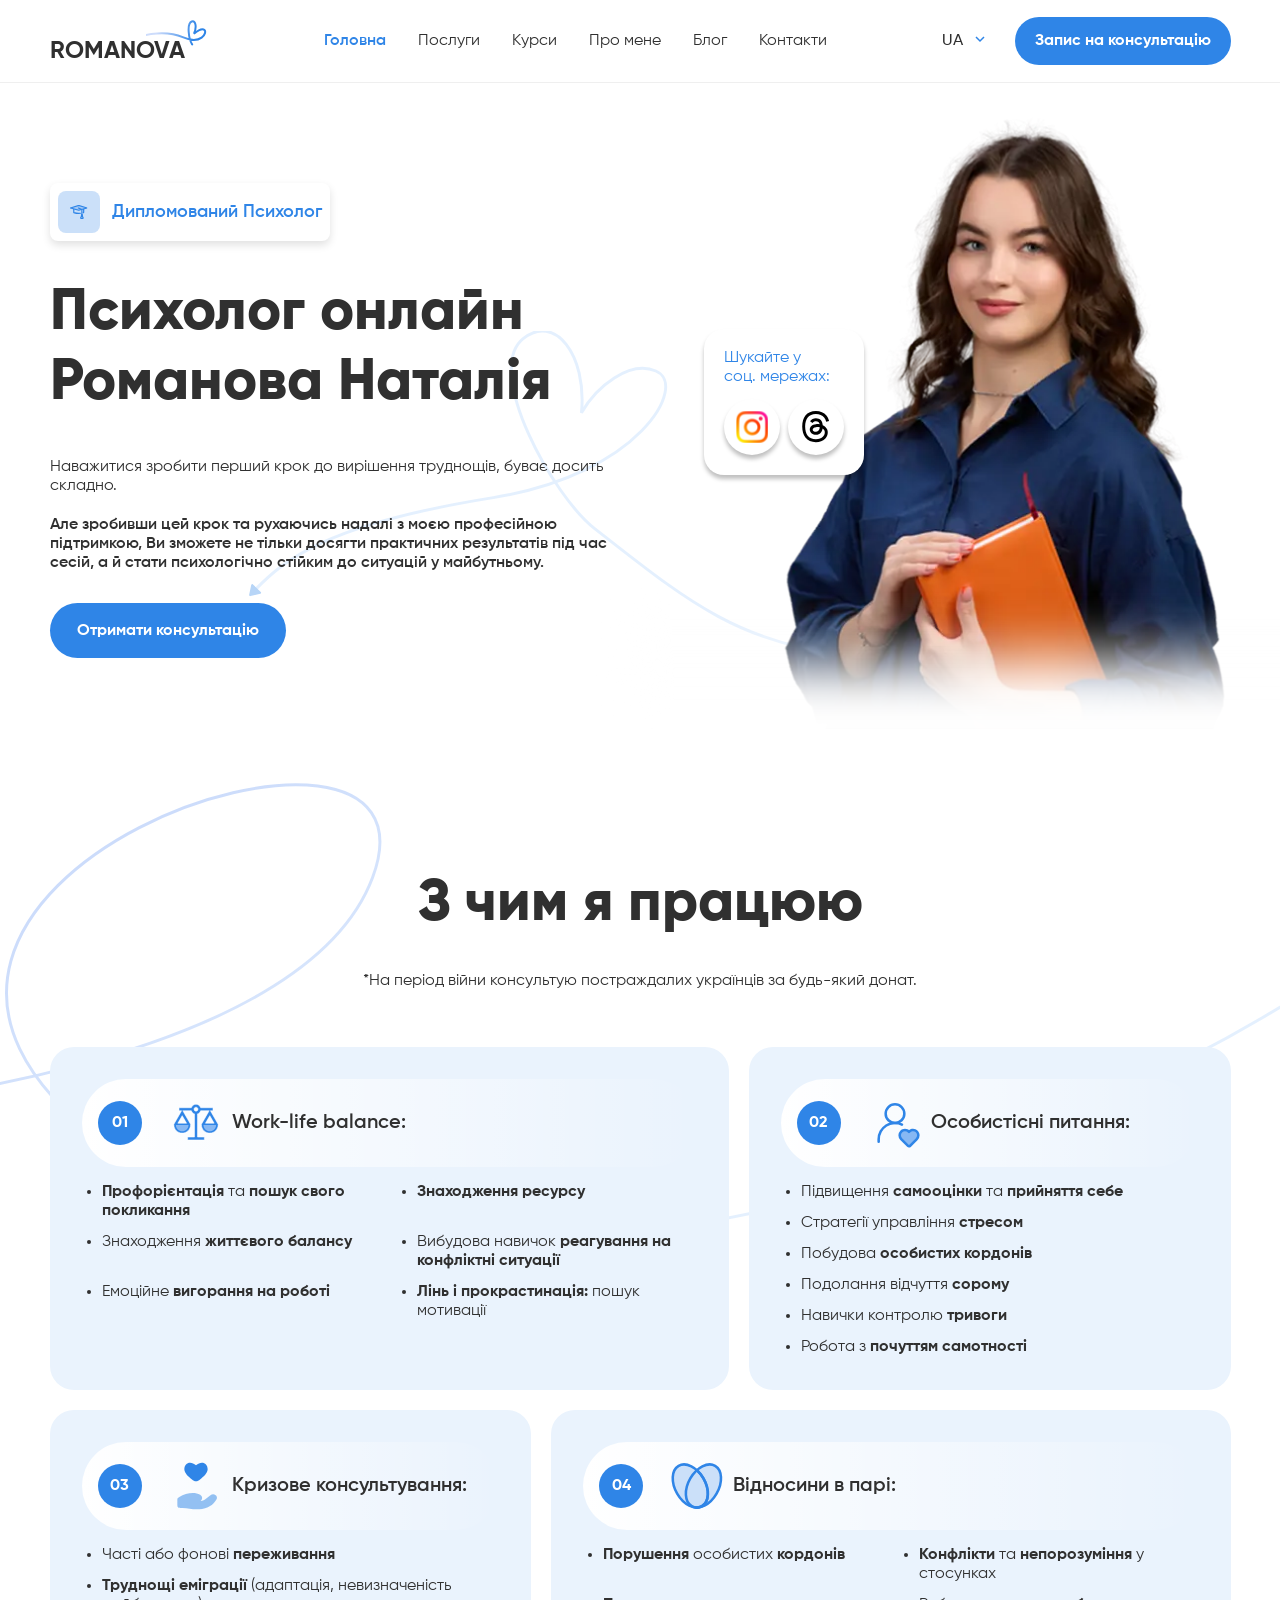
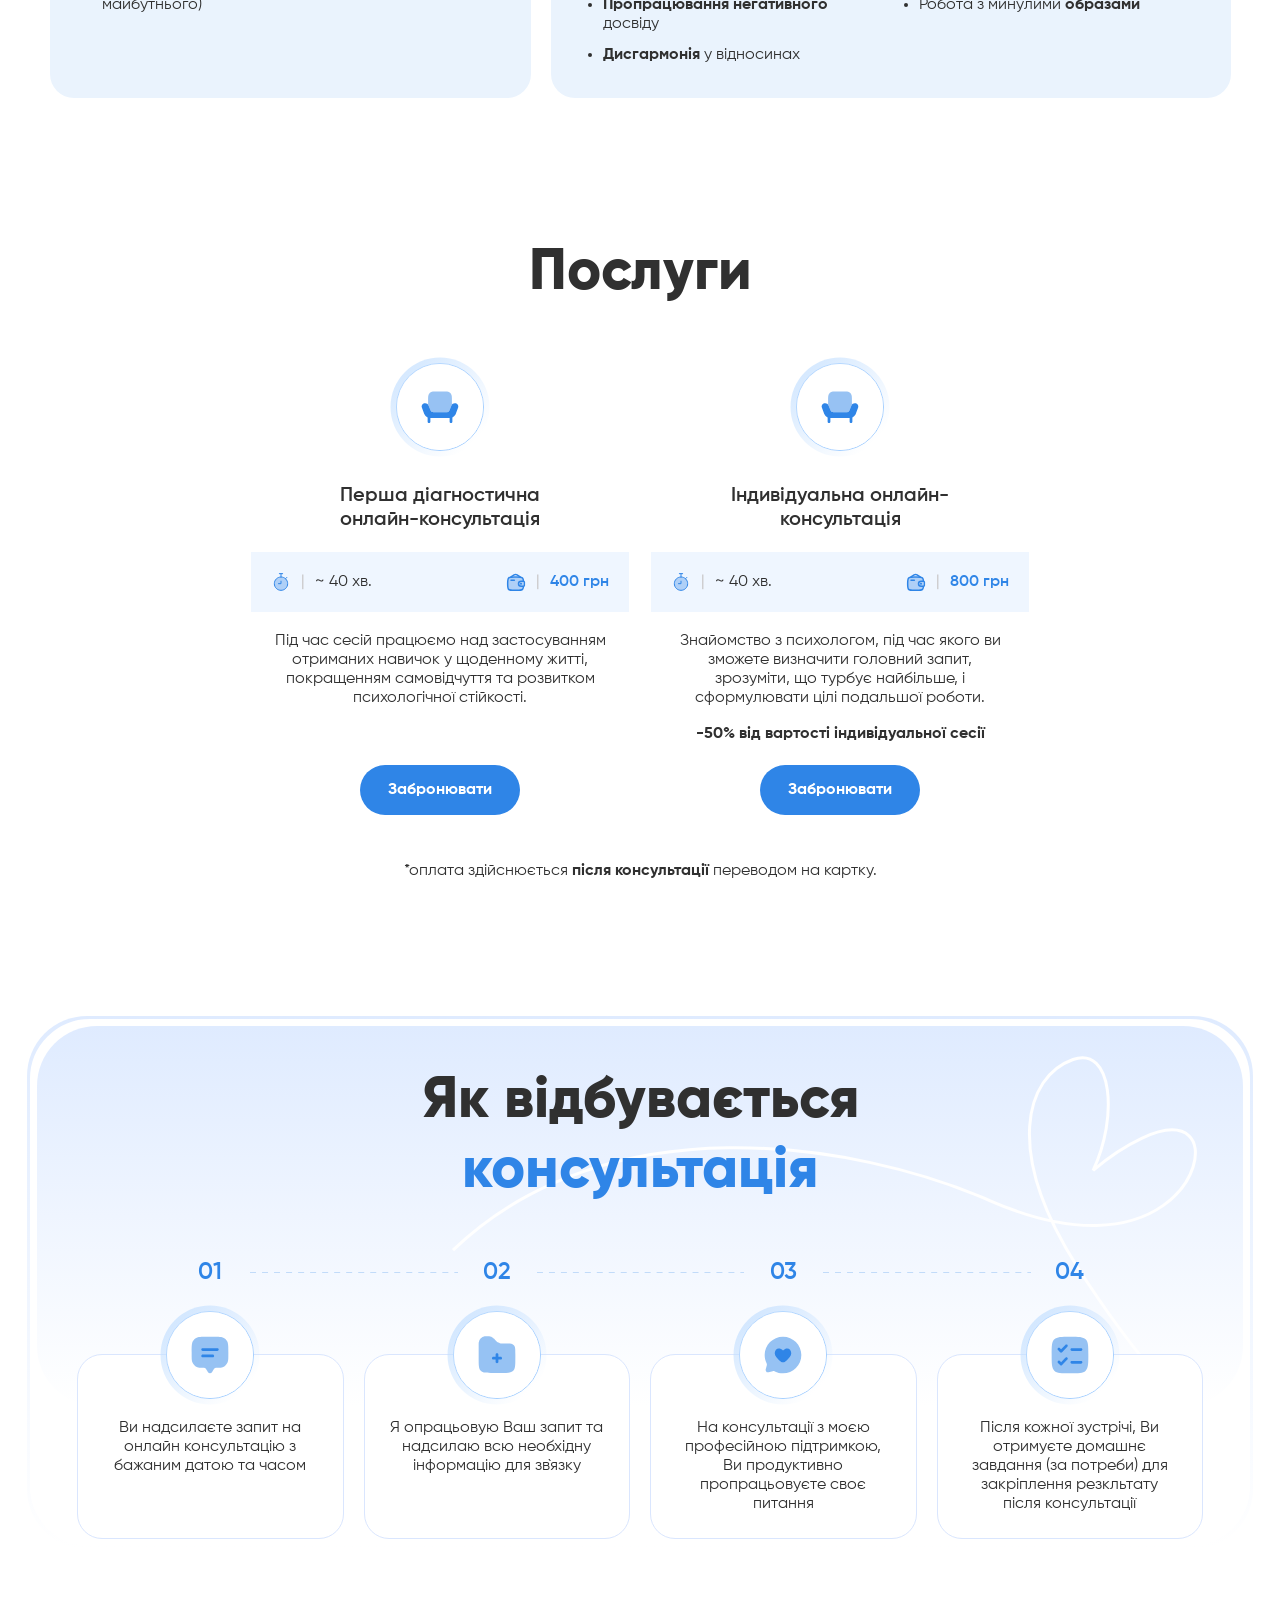
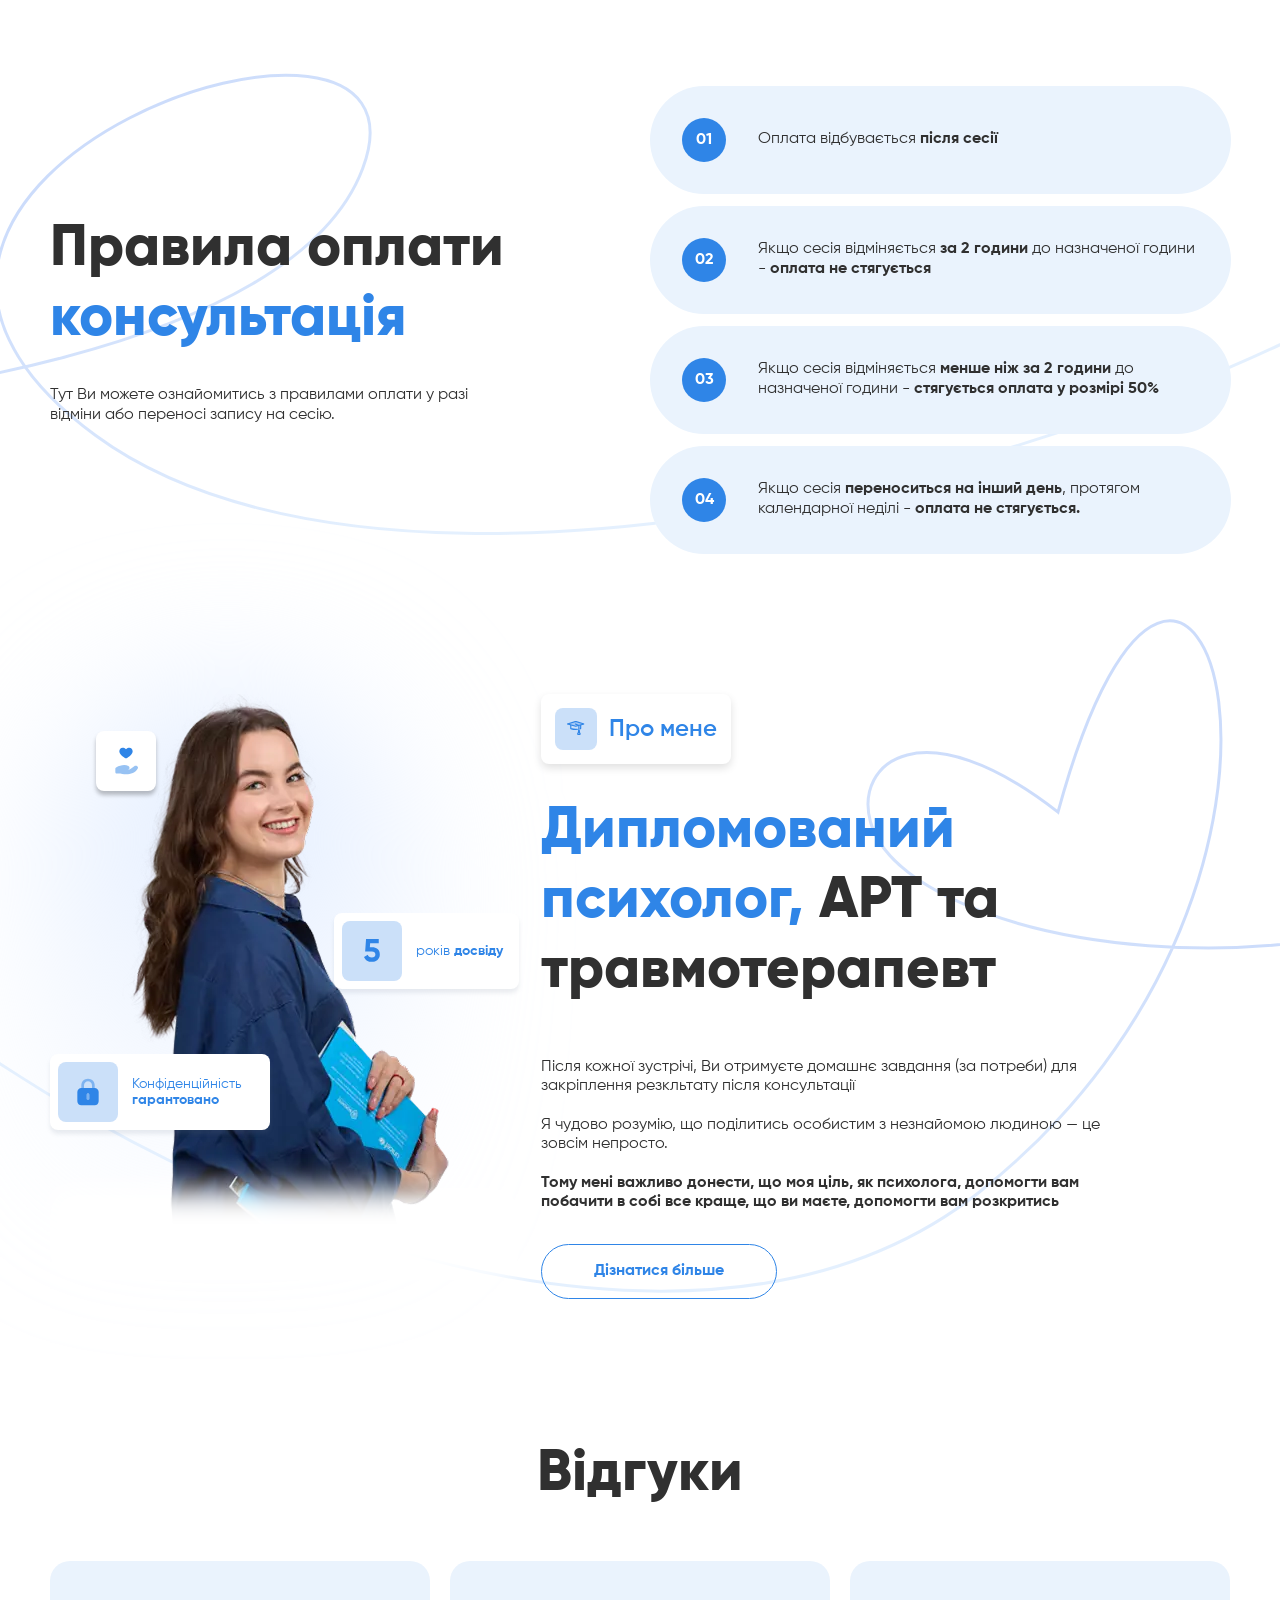
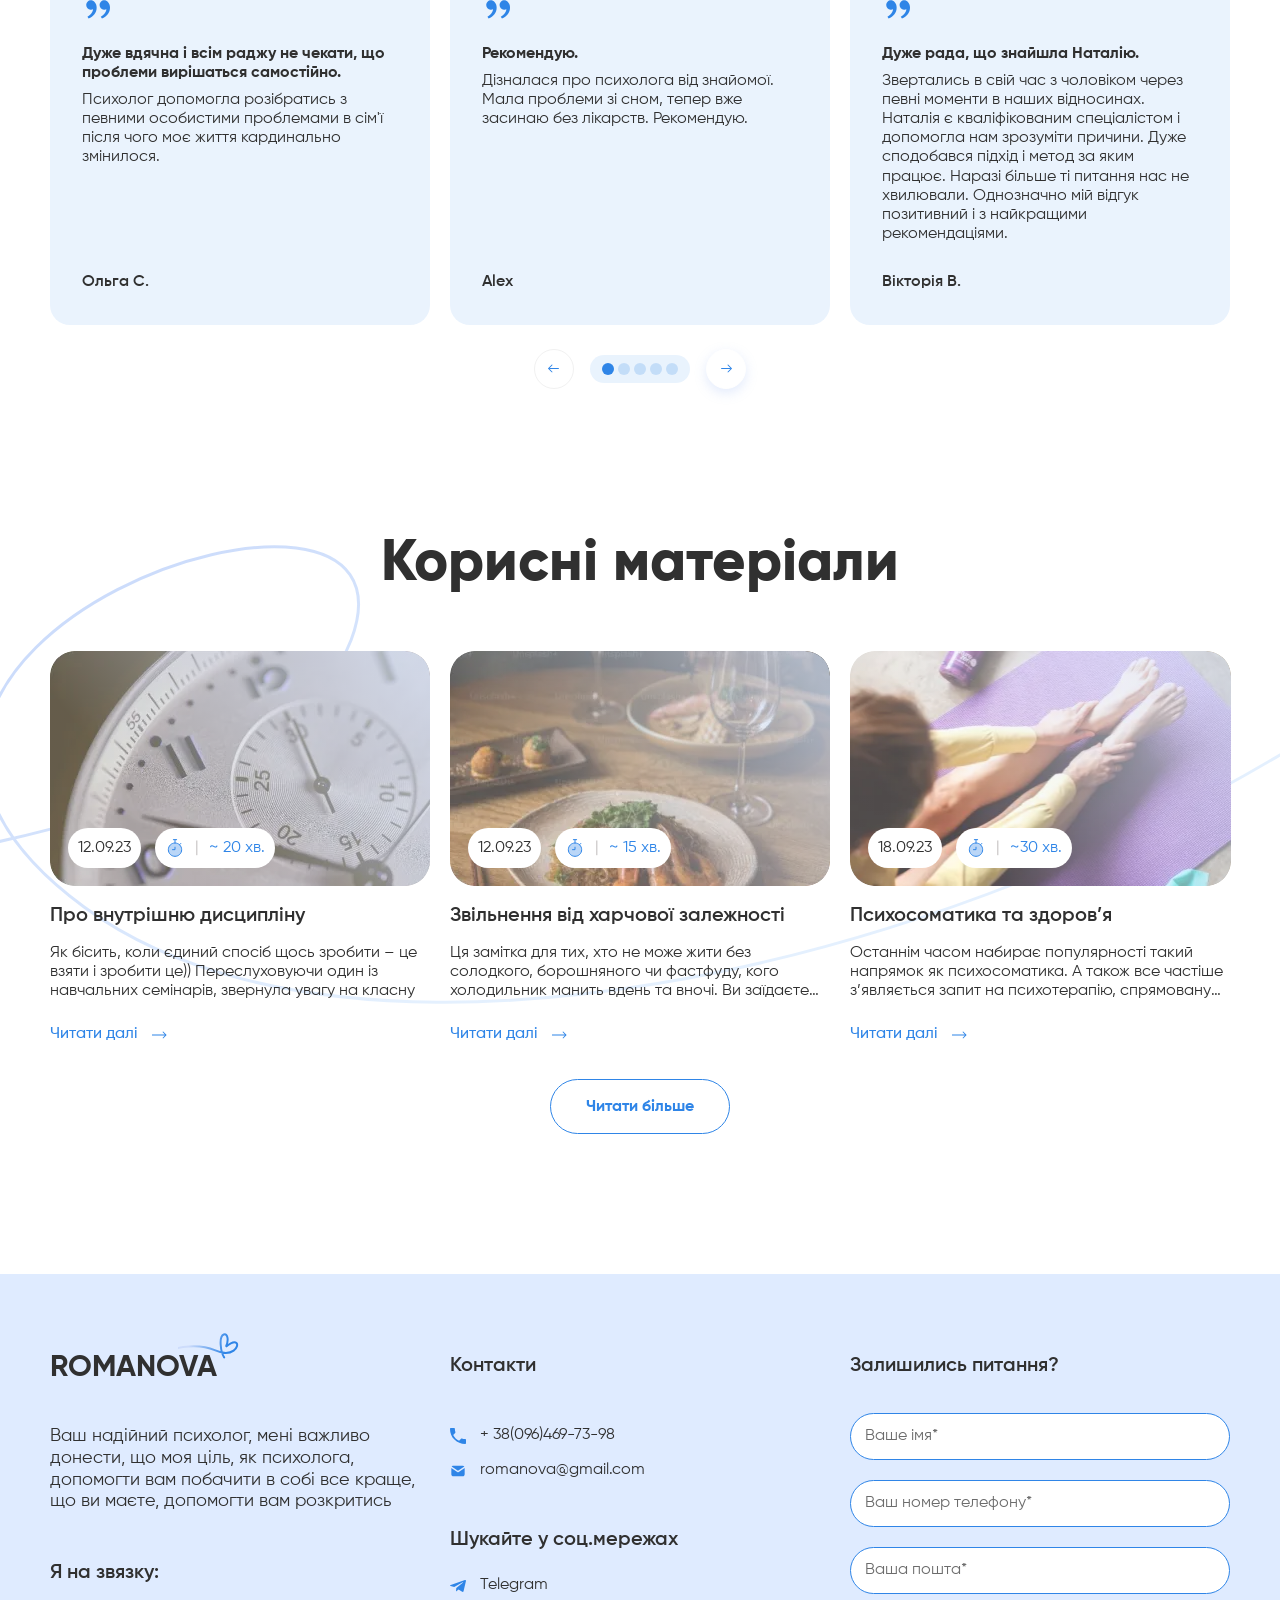
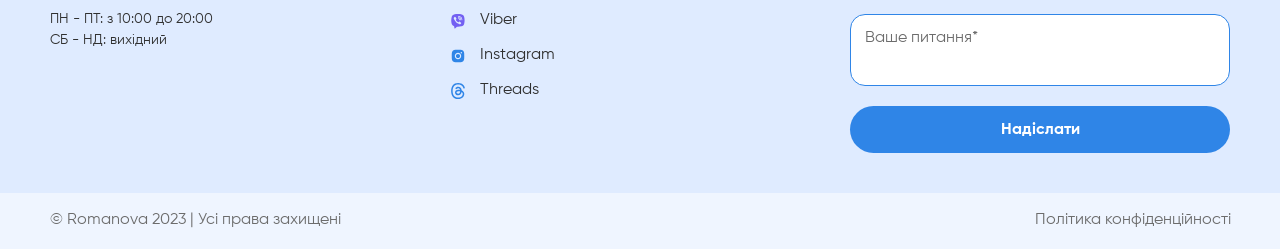
<file: home.html>
<!DOCTYPE html>
<html lang="uk">

<head>
	<title>Головна</title>
	<meta charset="UTF-8">
	<meta name="format-detection" content="telephone=no">
	<link rel="shortcut icon" href="favicon.ico">
	<meta name="viewport" content="width=device-width, initial-scale=1.0">
	<link rel="preload" href="/fonts/Gilroy-Regular.woff2" as="font" type="font/woff2" crossorigin>
	<link rel="preload" href="/fonts/Gilroy-ExtraBold.woff2" as="font" type="font/woff2" crossorigin>
	<link rel="preload" href="/fonts/Gilroy-SemiBold.woff2" as="font" type="font/woff2" crossorigin>

	<link rel="preload" as="image" href="img/homePage/romanova-320.webp" imagesrcset="img/homePage/romanova-320.webp 399w, img/homePage/romanova-768.webp 495w, img/homePage/romanova.webp 719w" imagesizes="(max-width: 480px) 399px, (max-width: 767px) 495px, 719px">
	<link rel="preload" href="css/home.min.css?_v=20260325153457" as="style" onload="this.rel='stylesheet'">
	<noscript>
		<link rel="stylesheet" href="css/home.min.css?_v=20260325153457">
	</noscript>
</head>

<body>
	<div class="wrapper">
		<header data-scroll-show class="header">
			<div class="header__main">
				<div class="header__container">
					<a href="/" class="header__logo logo">Romanova</a>
					<nav data-da=".header__bottom, 1071.98, first" class="header__menu menu">
						<ul class="menu__list">
							<li><a href="#" class="active">Головна</a></li>
							<li><a href="#">Послуги</a></li>
							<li><a href="#">Курси</a></li>
							<li><a href="#">Про мене</a></li>
							<li><a href="#">Блог</a></li>
							<li><a href="#">Контакти</a></li>
						</ul>
					</nav>
					<div class="header__actions">
						<div data-da=".header__menu, 767.98, 1" class="header__language-switcher language-switcher">
							<a href='#' class="language-switcher__header filter__select select__current ">UA</a>

							<ul class="language-switcher__list filter__select__list">
								<li class="language-switcher__item filter__select__item">
									<a href="#">UA</a>
								</li>

								<li class="language-switcher__item filter__select__item">
									<a href="#">RU</a>
								</li>

								<li class="language-switcher__item filter__select__item">
									<a href="#">EN</a>
								</li>
							</ul>
						</div>
						<a href="#reservation" data-goto="#reservation" data-goto-header class="header__consultation btn btn-blue"><span>Запис на консультацію</span></a>
						<div class="header__burger">
							<button type="button" class="header__burger-icon" aria-label="Открыть меню"><span></span></button>
						</div>
					</div>
				</div>
			</div>
			<div class="header__bottom">
				<div class="header__contacts contacts-header">
					<div class="contacts-header__caption">Контакти</div>
					<a href="tel:380964697398" class="contacts-header__item">
						<svg>
							<use xlink:href="img/icons/icons.svg#phone"></use>
						</svg>
						<span>+ 38(096)469-73-98</span>
					</a>
					<a href="mailto:romanova@gmail.com" class="contacts-header__item">
						<svg>
							<use xlink:href="img/icons/icons.svg#mail"></use>
						</svg>
						<span>romanova@gmail.com</span>
					</a>
					<a href="#" class="contacts-header__item contacts-header__item_telegram" target='_blank'>
						<svg>
							<use xlink:href="img/icons/icons.svg#mail-filled"></use>
						</svg>
						<span>Telegram</span>
					</a>
					<a href="#" class="contacts-header__item contacts-header__item_viber" target='_blank'>
						<svg>
							<use xlink:href="img/icons/icons.svg#viber"></use>
						</svg>
						<span>Viber</span>
					</a>
					<div class="contacts-header__socials">
						<div class="contacts-header__socials-label">Шукайте у соц. мережах:</div>
						<div class="contacts-header__socials-icons socials">
							<a href="#" class="socials__icon socials__icon-viber">
								<svg>
									<use xlink:href="img/icons/icons.svg#threads"></use>
								</svg>
							</a>
							<a href="#" class="socials__icon socials__icon-telegram">
								<svg>
									<use xlink:href="img/icons/icons.svg#mail-filled"></use>
								</svg>
							</a>
							<a href="#" class="socials__icon socials__icon-instagram">
								<svg>
									<use xlink:href="img/icons/icons.svg#instagram"></use>
								</svg>
							</a>
							<a href="#" class="socials__icon socials__icon-youtube">
								<svg>
									<use xlink:href="img/icons/icons.svg#youtube"></use>
								</svg>
							</a>
						</div>
					</div>
				</div>

				<!--		<div class="header-bottom__language-switcher language-switcher">-->
				<!--			<div class="language-switcher__header filter__select select__current">UA</div>-->

				<!--			<ul class="language-switcher__list filter__select__list">-->
				<!--				<li class="language-switcher__item filter__select__item">-->
				<!--					<a href="#">UA</a>-->
				<!--				</li>-->

				<!--				<li class="language-switcher__item filter__select__item">-->
				<!--					<a href="#">RU</a>-->
				<!--				</li>-->
				<!--			</ul>-->
				<!--		</div>-->
			</div>
		</header>
		<main class="home-page">
			<section class="home-page__who who">
				<div class="who__container">
					<div class="who__body">
						<div class="who__content">
							<div data-anim data-anim-hide class="who__profession desc-label">
								<span></span><strong>Дипломований Психолог</strong>
							</div>
							<h1 data-anim data-anim-hide class="who__name title-section">Психолог онлайн Романова Наталія</h1>
							<div data-anim data-anim-hide data-da=".who__body, 767.98, last" class="who__block">
								<div class="who__text">
									<p>Наважитися зробити перший крок до вирішення труднощів, буває досить складно.</p>
									<p><strong>Але зробивши цей крок та рухаючись надалі з моєю професійною підтримкою, Ви зможете не тільки досягти практичних результатів під час сесій, а й стати психологічно стійким до ситуацій у майбутньому.</strong></p>
								</div>
								<button type="button" class="who__button btn btn-blue" aria-label="Отримати консультацію">Отримати консультацію</button>
							</div>
						</div>
						<div data-anim data-anim-hide class="who__img">
							<div class="who__socials">
								<span></span>
								<div class="who__socials-label">Шукайте у <br> соц. мережах:</div>
								<div class="who__socials-icons">
									<a href='https://www.instagram.com/romanova_mental/' target='_blank' class="who__socials-icon who__socials-icon--instagram" aria-label="Перейти на наш Instagram"></a>
									<a href='https://www.threads.net/@romanova_mental' target='_blank' class="who__socials-icon who__socials-icon--treads" aria-label="Перейти на наш Threads"></a>
								</div>
							</div>
							<!-- <picture><source srcset="img/homePage/" type="image/webp"><img src="img/homePage/" alt="Романова Наталія" width="719" height="684" fetchpriority="high" decoding="async"></picture> -->
							<img src="img/homePage/romanova-768.webp" srcset="
									img/homePage/romanova-320.webp 399w,
									img/homePage/romanova-768.webp 495w,
									img/homePage/romanova.webp 719w
									" sizes="
									(max-width: 480px) 399px,
									(max-width: 767px) 495px,
									719px
									" alt="Романова Наталія" width="719" height="684" fetchpriority="high" decoding="async">
						</div>
					</div>
				</div>
			</section>
			<section data-anim data-anim-hide class="home-page__work-with work-with">
				<div class="work-with__container">
					<div class="work-with__body">
						<div class="work-with__title">
							<h2 class="title-section">З чим я працюю</h2>
							<p>*На період війни консультую постраждалих українців за будь-який донат.</p>
						</div>
						<div class="work-with__content">
							<div class="work-with__row">
								<div class="work-with__item">
									<div class="work-with__item-header">
										<div class="work-with__item-number">01</div>
										<div class="work-with__item-title">
											<svg>
												<use xlink:href="img/icons/icons.svg#scale"></use>
											</svg>
											<span>Work-life balance:</span>
										</div>
									</div>
									<ul class="work-with__item-list">
										<li><b>Профорієнтація</b> та <b>пошук свого покликання</b></li>
										<li><b>Знаходження ресурсу</b></li>
										<li>Знаходження <b>життєвого балансу</b></li>
										<li>Вибудова навичок <b>реагування на конфліктні ситуації</b></li>
										<li>Емоційне <b>вигорання на роботі</b></li>
										<li><b>Лінь і прокрастинація:</b> пошук мотивації</li>
									</ul>
								</div>
								<div class="work-with__item">
									<div class="work-with__item-header">
										<div class="work-with__item-number">02</div>
										<div class="work-with__item-title">
											<svg>
												<use xlink:href="img/icons/icons.svg#user-love"></use>
											</svg>
											<span>Особистісні питання:</span>
										</div>
									</div>
									<ul class="work-with__item-list">
										<li>Підвищення <b>самооцінки</b> та <b>прийняття себе</b></li>
										<li>Стратегії управління <b>стресом</b></li>
										<li>Побудова <b>особистих кордонів</b></li>
										<li>Подолання відчуття <b>сорому</b></li>
										<li>Навички контролю <b>тривоги</b></li>
										<li>Робота з <b>почуттям самотності</b></li>
									</ul>
								</div>
							</div>
							<div class="work-with__row">
								<div class="work-with__item">
									<div class="work-with__item-header">
										<div class="work-with__item-number">03</div>
										<div class="work-with__item-title">
											<svg>
												<use xlink:href="img/icons/icons.svg#hand-heart"></use>
											</svg>
											<span>Кризове консультування:</span>
										</div>
									</div>
									<ul class="work-with__item-list">
										<li>Часті або фонові <b>переживання</b></li>
										<li><b>Труднощі еміграції</b> (адаптація, невизначеність майбутнього)</li>
									</ul>
								</div>
								<div class="work-with__item">
									<div class="work-with__item-header">
										<div class="work-with__item-number">04</div>
										<div class="work-with__item-title">
											<svg>
												<use xlink:href="img/icons/icons.svg#oval-love"></use>
											</svg>
											<span>Відносини в парі:</span>
										</div>
									</div>
									<ul class="work-with__item-list">
										<li><b>Порушення</b> особистих <b>кордонів</b></li>
										<li><b>Конфлікти</b> та <b>непорозуміння</b> у стосунках</li>
										<li><b>Пропрацювання негативного</b> досвіду</li>
										<li>Робота з минулими <b>образами</b></li>
										<li><b>Дисгармонія</b> у відносинах</li>
									</ul>
								</div>
							</div>
						</div>
					</div>
					<svg class="work-with__line-svg">
						<use xlink:href="img/icons/icons.svg#work-with-line"></use>
					</svg>
				</div>
			</section>
			<section class="home-page__services home-services">
				<div class="home-services__container">
					<h2 data-anim data-anim-hide class="home-services__title title-section">Послуги</h2>
					<div data-anim data-anim-hide class="home-services__body">
						<div class="home-services__service item-service">
							<div class="item-service__icon icon-service">
								<svg>
									<use xlink:href="img/icons/icons.svg#solar"></use>
								</svg>
							</div>
							<div class="item-service__content">
								<h3 class="item-service__title">Перша діагностична онлайн-консультація</h3>
								<div class="item-service__row">
									<div class="item-service__time">
										<svg width="20" height="20" viewBox="0 0 20 20" fill="none" xmlns="http://www.w3.org/2000/svg">
											<mask id="mask0_44_8102" style="mask-type:luminance" maskUnits="userSpaceOnUse" x="2" y="1" width="16" height="18">
												<path d="M10.0007 18.3324C13.6825 18.3324 16.6673 15.3476 16.6673 11.6657C16.6673 7.98379 13.6825 4.99902 10.0007 4.99902C6.31875 4.99902 3.33398 7.98379 3.33398 11.6657C3.33398 15.3476 6.31875 18.3324 10.0007 18.3324Z" fill="#555555" stroke="white" />
												<path d="M11.6667 1.66602H8.33333M10 1.66602V4.99935M14.5833 6.66602L15.8333 5.41602M10 9.16602V11.666H7.5" stroke="white" stroke-linecap="round" stroke-linejoin="round" />
											</mask>
											<g mask="url(#mask0_44_8102)">
												<path d="M0 0H20V20H0V0Z" fill="#2F85E7" />
											</g>
										</svg>
										|<span>~ 40 хв.</span>
									</div>
									<div class="item-service__price">
										<svg width="20" height="20">
											<use xlink:href="img/icons/icons.svg#wallets"></use>
										</svg>
										|<span>400 грн</span>
									</div>
								</div>
								<div class="item-service__desc">
									<p>Під час сесій працюємо над застосуванням отриманих навичок у щоденному житті, покращенням самовідчуття та розвитком психологічної стійкості.</p>
								</div>
								<a href="#" class="item-service__order btn btn-blue">Забронювати</a>
							</div>
						</div>
						<div class="home-services__service item-service">
							<div class="item-service__icon icon-service">
								<svg>
									<use xlink:href="img/icons/icons.svg#solar"></use>
								</svg>
							</div>
							<div class="item-service__content">
								<h3 class="item-service__title">Індивідуальна онлайн-консультація</h3>
								<div class="item-service__row">
									<div class="item-service__time">
										<svg width="20" height="20" viewBox="0 0 20 20" fill="none" xmlns="http://www.w3.org/2000/svg">
											<mask id="mask0_44_8102" style="mask-type:luminance" maskUnits="userSpaceOnUse" x="2" y="1" width="16" height="18">
												<path d="M10.0007 18.3324C13.6825 18.3324 16.6673 15.3476 16.6673 11.6657C16.6673 7.98379 13.6825 4.99902 10.0007 4.99902C6.31875 4.99902 3.33398 7.98379 3.33398 11.6657C3.33398 15.3476 6.31875 18.3324 10.0007 18.3324Z" fill="#555555" stroke="white" />
												<path d="M11.6667 1.66602H8.33333M10 1.66602V4.99935M14.5833 6.66602L15.8333 5.41602M10 9.16602V11.666H7.5" stroke="white" stroke-linecap="round" stroke-linejoin="round" />
											</mask>
											<g mask="url(#mask0_44_8102)">
												<path d="M0 0H20V20H0V0Z" fill="#2F85E7" />
											</g>
										</svg>
										|<span>~ 40 хв.</span>
									</div>
									<div class="item-service__price">
										<svg width="20" height="20">
											<use xlink:href="img/icons/icons.svg#wallets"></use>
										</svg>
										|<span>800 грн</span>
									</div>
								</div>
								<div class="item-service__desc">
									<p>Знайомство з психологом, під час якого ви зможете визначити головний запит, зрозуміти, що турбує найбільше, і сформулювати цілі подальшої роботи.</p>
									<p><strong>-50% від вартості індивідуальної сесії</strong></p>
								</div>
								<a href="#" class="item-service__order btn btn-blue">Забронювати</a>
							</div>
						</div>
					</div>
					<div class="home-services__note">*оплата здійснюється <strong>після консультації</strong> переводом на картку.</div>
				</div>
			</section>
			<section class="home-page__consultation-process consultation-process bg-gradient">
				<div class="bg-gradient__inner">
					<div class="bg-gradient__body">
						<div class="bg-gradient__content">
							<svg class="consultation-process__line" xmlns="http://www.w3.org/2000/svg" width="792" height="399" viewBox="0 0 792 399" fill="none">
								<path d="M1.99993 194.174C155 46.6743 403.384 85.2366 539.245 144.784C709.071 219.218 764.796 104.301 738.02 79.7802C716.599 60.1633 665.176 94.6481 642.142 114.343C667.405 60.9079 661.327 -10.5672 622.013 3.46715C573.839 20.6649 553.344 96.1743 625.783 209.955C681.453 297.394 750 377.674 790.5 397.174" stroke="url(#paint0_linear_75_267)" stroke-width="3" />
								<linearGradient id="paint0_linear_75_267" x1="570.481" y1="43.2731" x2="757.117" y2="327.827" gradientUnits="userSpaceOnUse">
									<stop stop-color="white" />
									<stop offset="1" stop-color="white" />
								</linearGradient>
							</svg>
							<h2 data-anim data-anim-hide class="consultation-process__title title-section">Як відбувається <span>консультація</span></h2>
							<div class="consultation-process__steps">
								<div data-anim data-anim-hide class="consultation-step">
									<div class="consultation-step__number">01</div>
									<div class="consultation-step__block">
										<div class="consultation-step__icon icon-service">
											<svg>
												<use xlink:href="img/icons/icons.svg#chat-line"></use>
											</svg>
										</div>
										<p class="consultation-step__text">Ви надсилаєте запит на онлайн консультацію з бажаним датою та часом</p>
									</div>
								</div>
								<div data-anim data-anim-hide class="consultation-step">
									<div class="consultation-step__number">02</div>
									<div class="consultation-step__block">
										<div class="consultation-step__icon icon-service">
											<svg>
												<use xlink:href="img/icons/icons.svg#add-folder"></use>
											</svg>
										</div>
										<p class="consultation-step__text">Я опрацьовую Ваш запит та надсилаю всю необхідну інформацію для зв`язку</p>
									</div>
								</div>
								<div data-anim data-anim-hide class="consultation-step">
									<div class="consultation-step__number">03</div>
									<div class="consultation-step__block">
										<div class="consultation-step__icon icon-service">
											<svg>
												<use xlink:href="img/icons/icons.svg#chat-round-like" width="44" height="44"></use>
											</svg>
										</div>
										<p class="consultation-step__text">На консультації з моєю професійною підтримкою, Ви продуктивно пропрацьовуєте своє питання</p>
									</div>
								</div>
								<div data-anim data-anim-hide class="consultation-step">
									<div class="consultation-step__number">04</div>
									<div class="consultation-step__block">
										<div class="consultation-step__icon icon-service">
											<svg>
												<use xlink:href="img/icons/icons.svg#checklist-minimalistic"></use>
											</svg>
										</div>
										<p class="consultation-step__text">Після кожної зустрічі, Ви отримуєте домашнє завдання (за потреби) для закріплення резкльтату після консультації</p>
									</div>
								</div>
							</div>
						</div>
					</div>
				</div>
			</section>
			<section class="home-page__info-list info-list">
				<svg class='info-list__line'>
					<use xlink:href="img/icons/icons.svg#info-block-line"></use>
				</svg>

				<div class="info-list__container">
					<div class="info-list__desc">
						<h2 class="info-list__title title-section">Правила оплати <span>консультація</span></h2>
						<p class="info-list__text">Тут Ви можете ознайомитись з правилами оплати у разі відміни або переносі запису на сесію.</p>
					</div>
					<div class="info-list__list">
						<div class="info-list__item">
							<div class="info-list__number">01</div>
							<div class="info-list__text">Оплата відбувається <strong>після сесії</strong></div>
						</div>
						<div class="info-list__item">
							<div class="info-list__number">02</div>
							<div class="info-list__text">Якщо сесія відміняється <strong>за 2 години</strong> до назначеної години - <strong>оплата не стягується</strong></div>
						</div>
						<div class="info-list__item">
							<div class="info-list__number">03</div>
							<div class="info-list__text">Якщо сесія відміняється<strong> менше ніж за 2 години</strong> до назначеної години - <strong>стягується оплата у розмірі 50%</strong></div>
						</div>
						<div class="info-list__item">
							<div class="info-list__number">04</div>
							<div class="info-list__text">Якщо сесія <strong>переноситься на інший день</strong>, протягом календарної неділі - <strong>оплата не стягується.</strong></div>
						</div>
					</div>
				</div>
			</section>
			<section class="home-page__about home-about">
				<div class="home-about__container">
					<svg class="home-about__line" xmlns="http://www.w3.org/2000/svg" width="1891" height="674" viewBox="0 0 1891 674" fill="none">
						<path d="M1890 220.5C1667 399.499 1228.56 330.5 1193.5 203C1177 143 1245.5 87.4995 1381 193.142C1512 -289.001 1704.75 254.766 1302.5 573C953 849.5 235 500.5 -39 106" stroke="url(#paint0_linear_75_233)" stroke-width="3" />
						<linearGradient id="paint0_linear_75_233" x1="1137" y1="616.002" x2="1427" y2="224.502" gradientUnits="userSpaceOnUse">
							<stop stop-color="#E4F0FE" />
							<stop offset="1" stop-color="#CCDCFB" />
						</linearGradient>
					</svg>
					<div class="home-about__body">
						<div class="about__img">
							<span class="about__img-icon about__img-icon-1"></span>
							<div class="about__experience">
								<div class="about__experience-icon"></div>
								<span>років <strong>досвіду</strong></span>
							</div>
							<picture><source data-srcset="img/homePage/about-img-2.webp" srcset="[data-uri]" type="image/webp"><img src="[data-uri]"  data-src="img/homePage/about-img-2.png" src="img/homePage/about-img-2.png" alt="img" width="417" height="546"></picture>
							<div class="about__confidence">
								<div class="about__confidence-icon"></div>
								<span>Конфіденційність <strong>гарантовано</strong></span>
							</div>
						</div>
						<div class="home-about__content">
							<div data-da=".home-about__body, 767.98,first" class="home-about__block">
								<div class="home-about__label desc-label">
									<span></span><strong>Про мене</strong>
								</div>
								<h2 class="home-about__title title-section"><span>Дипломований психолог,</span> АРТ та травмотерапевт</h2>
							</div>
							<div class="home-about__text">
								<p>Після кожної зустрічі, Ви отримуєте домашнє завдання (за потреби) для закріплення резкльтату після консультації</p>
								<p>Я чудово розумію, що поділитись особистим з незнайомою людиною — це зовсім непросто.</p>
								<p><strong>Тому мені важливо донести, що моя ціль, як психолога, допомогти вам побачити в собі все краще, що ви маєте, допомогти вам розкритись</strong></p>
							</div>
							<a href="#" class="home-about__more btn btn-outline">Дізнатися більше</a>
						</div>
					</div>
				</div>
			</section>
			<section class="home-page__reviews reviews">
				<div class="reviews__container">
					<div class="reviews__title title-section">Відгуки</div>
					<div class="reviews__body">
						<div class="reviews__slider swiper">
							<div class="reviews__wrapper swiper-wrapper">
								<div class="reviews__slide swiper-slide">
									<svg class="reviews__icon">
										<use xlink:href="img/icons/icons.svg#quotes"></use>
									</svg>
									<div class="reviews__text">
										<p><b>Дуже вдячна і всім раджу не чекати, що проблеми вирішаться самостійно.</b></p>
										<p>Психолог допомогла розібратись з певними особистими проблемами в сім'ї після чого моє життя кардинально змінилося. </p>
									</div>
									<div class="reviews__author">Ольга С.</div>
								</div>
								<div class="reviews__slide swiper-slide">
									<svg class="reviews__icon">
										<use xlink:href="img/icons/icons.svg#quotes"></use>
									</svg>
									<div class="reviews__text">
										<p><b>Рекомендую.</b></p>
										<p>Дізналася про психолога від знайомої. Мала проблеми зі сном, тепер вже засинаю без лікарств. Рекомендую.</p>
									</div>
									<div class="reviews__author">Alex</div>
								</div>
								<div class="reviews__slide swiper-slide">
									<svg class="reviews__icon">
										<use xlink:href="img/icons/icons.svg#quotes"></use>
									</svg>
									<div class="reviews__text">
										<p><b>Дуже рада, що знайшла Наталію. </b></p>
										<p>Звертались в свій час з чоловіком через певні моменти в наших відносинах. Наталія є кваліфікованим спеціалістом і допомогла нам зрозуміти причини. Дуже сподобався підхід і метод за яким працює. Наразі більше ті питання нас не хвилювали. Однозначно мій відгук позитивний і з найкращими рекомендаціями.</p>
									</div>
									<div class="reviews__author">Вікторія В.</div>
								</div>
								<div class="reviews__slide swiper-slide">
									<svg class="reviews__icon">
										<use xlink:href="img/icons/icons.svg#quotes"></use>
									</svg>
									<div class="reviews__text">
										<p><b>Дуже вдячна і всім раджу не чекати, що проблеми вирішаться самостійно.</b></p>
										<p>Психолог допомогла розібратись з певними особистими проблемами в сім'ї після чого моє життя кардинально змінилося. </p>
									</div>
									<div class="reviews__author">Ольга С.</div>
								</div>
								<div class="reviews__slide swiper-slide">
									<svg class="reviews__icon">
										<use xlink:href="img/icons/icons.svg#quotes"></use>
									</svg>
									<div class="reviews__text">
										<p><b>Рекомендую.</b></p>
										<p>Дізналася про психолога від знайомої. Мала проблеми зі сном, тепер вже засинаю без лікарств. Рекомендую.</p>
									</div>
									<div class="reviews__author">Alex</div>
								</div>
								<div class="reviews__slide swiper-slide">
									<svg class="reviews__icon">
										<use xlink:href="img/icons/icons.svg#quotes"></use>
									</svg>
									<div class="reviews__text">
										<p><b>Рекомендую.</b></p>
										<p>Дізналася про психолога від знайомої. Мала проблеми зі сном, тепер вже засинаю без лікарств. Рекомендую.</p>
									</div>
									<div class="reviews__author">Alex</div>
								</div>
								<div class="reviews__slide swiper-slide">
									<svg class="reviews__icon">
										<use xlink:href="img/icons/icons.svg#quotes"></use>
									</svg>
									<div class="reviews__text">
										<p><b>Рекомендую.</b></p>
										<p>Дізналася про психолога від знайомої. Мала проблеми зі сном, тепер вже засинаю без лікарств. Рекомендую.</p>
									</div>
									<div class="reviews__author">Alex</div>
								</div>
							</div>
						</div>
						<div class="reviews__actions">
							<button class="reviews__nav reviews__nav-prev" aria-label="Попередній слайд">
								<svg>
									<use xlink:href="img/icons/icons.svg#arrow-review"></use>
								</svg>
							</button>
							<div class="reviews__pagination swiper-pagination"></div>
							<button class="reviews__nav reviews__nav-next" aria-label="Наступний слайд">
								<svg>
									<use xlink:href="img/icons/icons.svg#arrow-review"></use>
								</svg>
							</button>
						</div>
					</div>
				</div>
			</section>
			<section class="home-page__useful-materials home-material">
				<div class="home-material__container">
					<h2 class="home-material__title title-section">Корисні матеріали</h2>
					<div class="home-material__items">
						<article class="home-material__item item-material">
							<a href="#" class="item-material__img">
								<picture><source data-srcset="img/useful-material/1.webp" srcset="[data-uri]" type="image/webp"><img src="[data-uri]"  data-src="img/useful-material/1.jpg" src="img/useful-material/1.jpg" alt="img"></picture>
								<div class="item-material__info">
									<div class="item-material__info-item item-material__date">12.09.23</div>
									<div class="item-material__info-item item-material__time">
										<svg width="20" height="20" viewBox="0 0 20 20" fill="none" xmlns="http://www.w3.org/2000/svg">
											<mask id="mask0_44_8102" style="mask-type:luminance" maskUnits="userSpaceOnUse" x="2" y="1" width="16" height="18">
												<path d="M10.0007 18.3324C13.6825 18.3324 16.6673 15.3476 16.6673 11.6657C16.6673 7.98379 13.6825 4.99902 10.0007 4.99902C6.31875 4.99902 3.33398 7.98379 3.33398 11.6657C3.33398 15.3476 6.31875 18.3324 10.0007 18.3324Z" fill="#555555" stroke="white" />
												<path d="M11.6667 1.66602H8.33333M10 1.66602V4.99935M14.5833 6.66602L15.8333 5.41602M10 9.16602V11.666H7.5" stroke="white" stroke-linecap="round" stroke-linejoin="round" />
											</mask>
											<g mask="url(#mask0_44_8102)">
												<path d="M0 0H20V20H0V0Z" fill="#2F85E7" />
											</g>
										</svg>
										|<span>~ 20 хв.</span>
									</div>
								</div>
							</a>
							<div class="item-material__content">
								<a href="#">
									<h3 class="item-material__title">Про внутрішню дисципліну</h3>
								</a>
								<p class="item-material__text">Як бісить, коли єдиний спосіб щось зробити – це взяти і зробити це)) Переслуховуючи один із навчальних семінарів, звернула увагу на класну</p>
								<a href="#" class="item-material__more">
									<span>Читати далі</span>
									<svg>
										<use xlink:href="img/icons/icons.svg#arrow"></use>
									</svg>
								</a>
							</div>
						</article>
						<article class="home-material__item item-material">
							<a href="#" class="item-material__img">
								<picture><source data-srcset="img/useful-material/2.webp" srcset="[data-uri]" type="image/webp"><img src="[data-uri]"  data-src="img/useful-material/2.jpg" src="img/useful-material/2.jpg" alt="img"></picture>
								<div class="item-material__info">
									<div class="item-material__info-item item-material__date">12.09.23</div>
									<div class="item-material__info-item item-material__time">
										<svg width="20" height="20" viewBox="0 0 20 20" fill="none" xmlns="http://www.w3.org/2000/svg">
											<mask id="mask0_44_8102" style="mask-type:luminance" maskUnits="userSpaceOnUse" x="2" y="1" width="16" height="18">
												<path d="M10.0007 18.3324C13.6825 18.3324 16.6673 15.3476 16.6673 11.6657C16.6673 7.98379 13.6825 4.99902 10.0007 4.99902C6.31875 4.99902 3.33398 7.98379 3.33398 11.6657C3.33398 15.3476 6.31875 18.3324 10.0007 18.3324Z" fill="#555555" stroke="white" />
												<path d="M11.6667 1.66602H8.33333M10 1.66602V4.99935M14.5833 6.66602L15.8333 5.41602M10 9.16602V11.666H7.5" stroke="white" stroke-linecap="round" stroke-linejoin="round" />
											</mask>
											<g mask="url(#mask0_44_8102)">
												<path d="M0 0H20V20H0V0Z" fill="#2F85E7" />
											</g>
										</svg>
										|<span>~ 15 хв.</span>
									</div>
								</div>
							</a>
							<div class="item-material__content">
								<a href="#">
									<h3 class="item-material__title">Звільнення від харчової залежності</h3>
								</a>
								<p class="item-material__text">Ця замітка для тих, хто не може жити без солодкого, борошняного чи фастфуду, кого холодильник манить вдень та вночі. Ви заїдаєте Останнім часом набирає популярності такий напрямок як психосоматика. А також все частіше з’являється запит на психотерапію, спрямовану...</p>
								<a href="#" class="item-material__more">
									<span>Читати далі</span>
									<svg>
										<use xlink:href="img/icons/icons.svg#arrow"></use>
									</svg>
								</a>
							</div>
						</article>
						<article class="home-material__item item-material">
							<a href="#" class="item-material__img">
								<picture><source data-srcset="img/useful-material/3.webp" srcset="[data-uri]" type="image/webp"><img src="[data-uri]"  data-src="img/useful-material/3.png" src="img/useful-material/3.png" alt="img"></picture>
								<div class="item-material__info">
									<div class="item-material__info-item item-material__date">18.09.23</div>
									<div class="item-material__info-item item-material__time">
										<svg width="20" height="20" viewBox="0 0 20 20" fill="none" xmlns="http://www.w3.org/2000/svg">
											<mask id="mask0_44_8102" style="mask-type:luminance" maskUnits="userSpaceOnUse" x="2" y="1" width="16" height="18">
												<path d="M10.0007 18.3324C13.6825 18.3324 16.6673 15.3476 16.6673 11.6657C16.6673 7.98379 13.6825 4.99902 10.0007 4.99902C6.31875 4.99902 3.33398 7.98379 3.33398 11.6657C3.33398 15.3476 6.31875 18.3324 10.0007 18.3324Z" fill="#555555" stroke="white" />
												<path d="M11.6667 1.66602H8.33333M10 1.66602V4.99935M14.5833 6.66602L15.8333 5.41602M10 9.16602V11.666H7.5" stroke="white" stroke-linecap="round" stroke-linejoin="round" />
											</mask>
											<g mask="url(#mask0_44_8102)">
												<path d="M0 0H20V20H0V0Z" fill="#2F85E7" />
											</g>
										</svg>
										|<span>~30 хв.</span>
									</div>
								</div>
							</a>
							<div class="item-material__content">
								<a href="#">
									<h3 class="item-material__title">Психосоматика та здоров’я</h3>
								</a>
								<p class="item-material__text">Останнім часом набирає популярності такий напрямок як психосоматика. А також все частіше з’являється запит на психотерапію, спрямовану Останнім часом набирає популярності такий напрямок як психосоматика. А також все частіше з’являється запит на психотерапію, спрямовану...</p>
								<a href="#" class="item-material__more">
									<span>Читати далі</span>
									<svg>
										<use xlink:href="img/icons/icons.svg#arrow"></use>
									</svg>
								</a>
							</div>
						</article>
					</div>
					<a href="#" class="home-material__read-more btn btn-outline">Читати більше</a>
				</div>
			</section>
		</main>
		<footer class="footer">
			<div class="footer__container">
				<div class="footer__body">
					<div class="footer__column">
						<a href="#" class="footer__logo logo" aria-label="Перейти на головну сторінку">Romanova</a>
						<p class="footer__text">Ваш надійний психолог, мені важливо донести, що моя ціль, як психолога, допомогти вам побачити в собі все краще, що ви маєте, допомогти вам розкритись</p>
						<div class="footer__schedule schedule">
							<div class="schedule__label">Я на звязку:</div>
							<p class="schedule__value">
								<time datetime="T10:00">ПН - ПТ: з 10:00 до 20:00</time>
							</p>
							<p class="schedule__value">СБ - НД: вихідний</p>
						</div>
					</div>
					<div class="footer__column contacts-info">
						<div class="contacts-info__caption">Контакти</div>
						<div class="contacts-info__items">
							<a href="tel:380964697398" class="contacts-info__link" aria-label="Телефон: +38(096)469-73-98">
								<svg>
									<use xlink:href="img/icons/icons.svg#phone"></use>
								</svg>
								<span>+ 38(096)469-73-98</span>
							</a>
							<a href="mailto:romanova@gmail.com" class="contacts-info__link">
								<svg>
									<use xlink:href="img/icons/icons.svg#mail"></use>
								</svg>
								<span>romanova@gmail.com</span>
							</a>
						</div>
						<div class="contacts-info__caption contacts-info__caption--footer">Шукайте у соц.мережах</div>
						<div class="contacts-info__items">
							<a href="#" class="contacts-info__link contacts-info__link_telegram">
								<svg>
									<use xlink:href="img/icons/icons.svg#mail-filled"></use>
								</svg>
								<span>Telegram</span>
							</a>
							<a href="#" class="contacts-info__link contacts-info__link_viber">
								<svg>
									<use xlink:href="img/icons/icons.svg#viber"></use>
								</svg>
								<span>Viber</span>
							</a>
							<a href="#" class="contacts-info__link contacts-info__link_viber">
								<svg>
									<use xlink:href="img/icons/icons.svg#instagram"></use>
								</svg>
								<span>Instagram</span>
							</a>
							<a href="#" class="contacts-info__link contacts-info__link_viber">
								<svg>
									<use xlink:href="img/icons/icons.svg#threads"></use>
								</svg>
								<span>Threads</span>
							</a>
						</div>
					</div>
					<form data-ajax action="https://jsonplaceholder.typicode.com/users" method="post" class="footer__column form-footer" data-popup-message="#success-send">
						<div class="footer__column-caption form-footer__caption">Залишились питання?</div>
						<div class="form-footer__inputs">
							<div class="form-footer__input">
								<input data-required type="text" name="name" placeholder="Ваше імя*" class="input" aria-label="Ваше ім'я">
							</div>
							<div class="form-footer__input">
								<input data-required type="tel" name="phone" placeholder="Ваш номер телефону*" class="input" aria-label="Ваш номер телефону">
							</div>
							<div class="form-footer__input">
								<input data-required type="email" name="email" placeholder="Ваша пошта*" class="input" aria-label="Ваша пошта">
							</div>
							<div class="form-footer__input">
								<textarea name="message" cols="30" rows="10" placeholder="Ваше питання*"></textarea>
							</div>
						</div>
						<button type="submit" id="submitBtn" class="form-footer__submit btn btn-blue" aria-label="Надіслати форму">Надіслати</button>
					</form>
				</div>
			</div>
			<div class="footer__bottom">
				<div class="footer__container">
					<p class="footer__copyright-text">© Romanova 2023 | Усі права захищені</p>
					<a href="privacy-policy.html" class="footer__privacy-policy">Політика конфіденційності</a>
				</div>
			</div>
		</footer>
	</div>

	<script src="js/home.min.js?_v=20260325153457" defer></script>
	<script src="js/main.min.js?_v=20260325153457" defer></script>

	<div id="success-send" class="popup reservation-popup">
		<div class="popup__wrapper">
			<svg class="popup-line" xmlns="http://www.w3.org/2000/svg" width="1920" height="673" viewBox="0 0 1920 673" fill="none">
				<path d="M1970 220.572C1747 399.572 1308.56 330.572 1273.5 203.072C1257 143.072 1325.5 87.5718 1461 193.215C1592 -288.928 1784.75 254.838 1382.5 573.072C1033 849.572 266 490.5 -8 96" stroke="url(#paint0_linear_242_2373)" stroke-width="3" />
				<defs>
					<linearGradient id="paint0_linear_242_2373" x1="676" y1="623.5" x2="1793.5" y2="291.5" gradientUnits="userSpaceOnUse">
						<stop stop-color="white" />
						<stop offset="1" stop-color="#8DC1FF" />
					</linearGradient>
				</defs>
			</svg>
			<div class="popup__content">
				<button data-close type="button" class="popup__close">
					<svg xmlns="http://www.w3.org/2000/svg" width="34" height="34" viewBox="0 0 34 34" fill="none">
						<path d="M9.91602 9.91699L24.0827 24.0837M9.91602 24.0837L24.0827 9.91699" stroke="#87BFFF" stroke-width="3.54167" stroke-linecap="round" stroke-linejoin="round" />
					</svg>
				</button>
				<div class="reservation-popup__content">
					<div class="reservation-popup__number title-section">Ваше повідомлення відправлено</div>
				</div>
			</div>
		</div>
	</div>
</body>

</html>
</file>
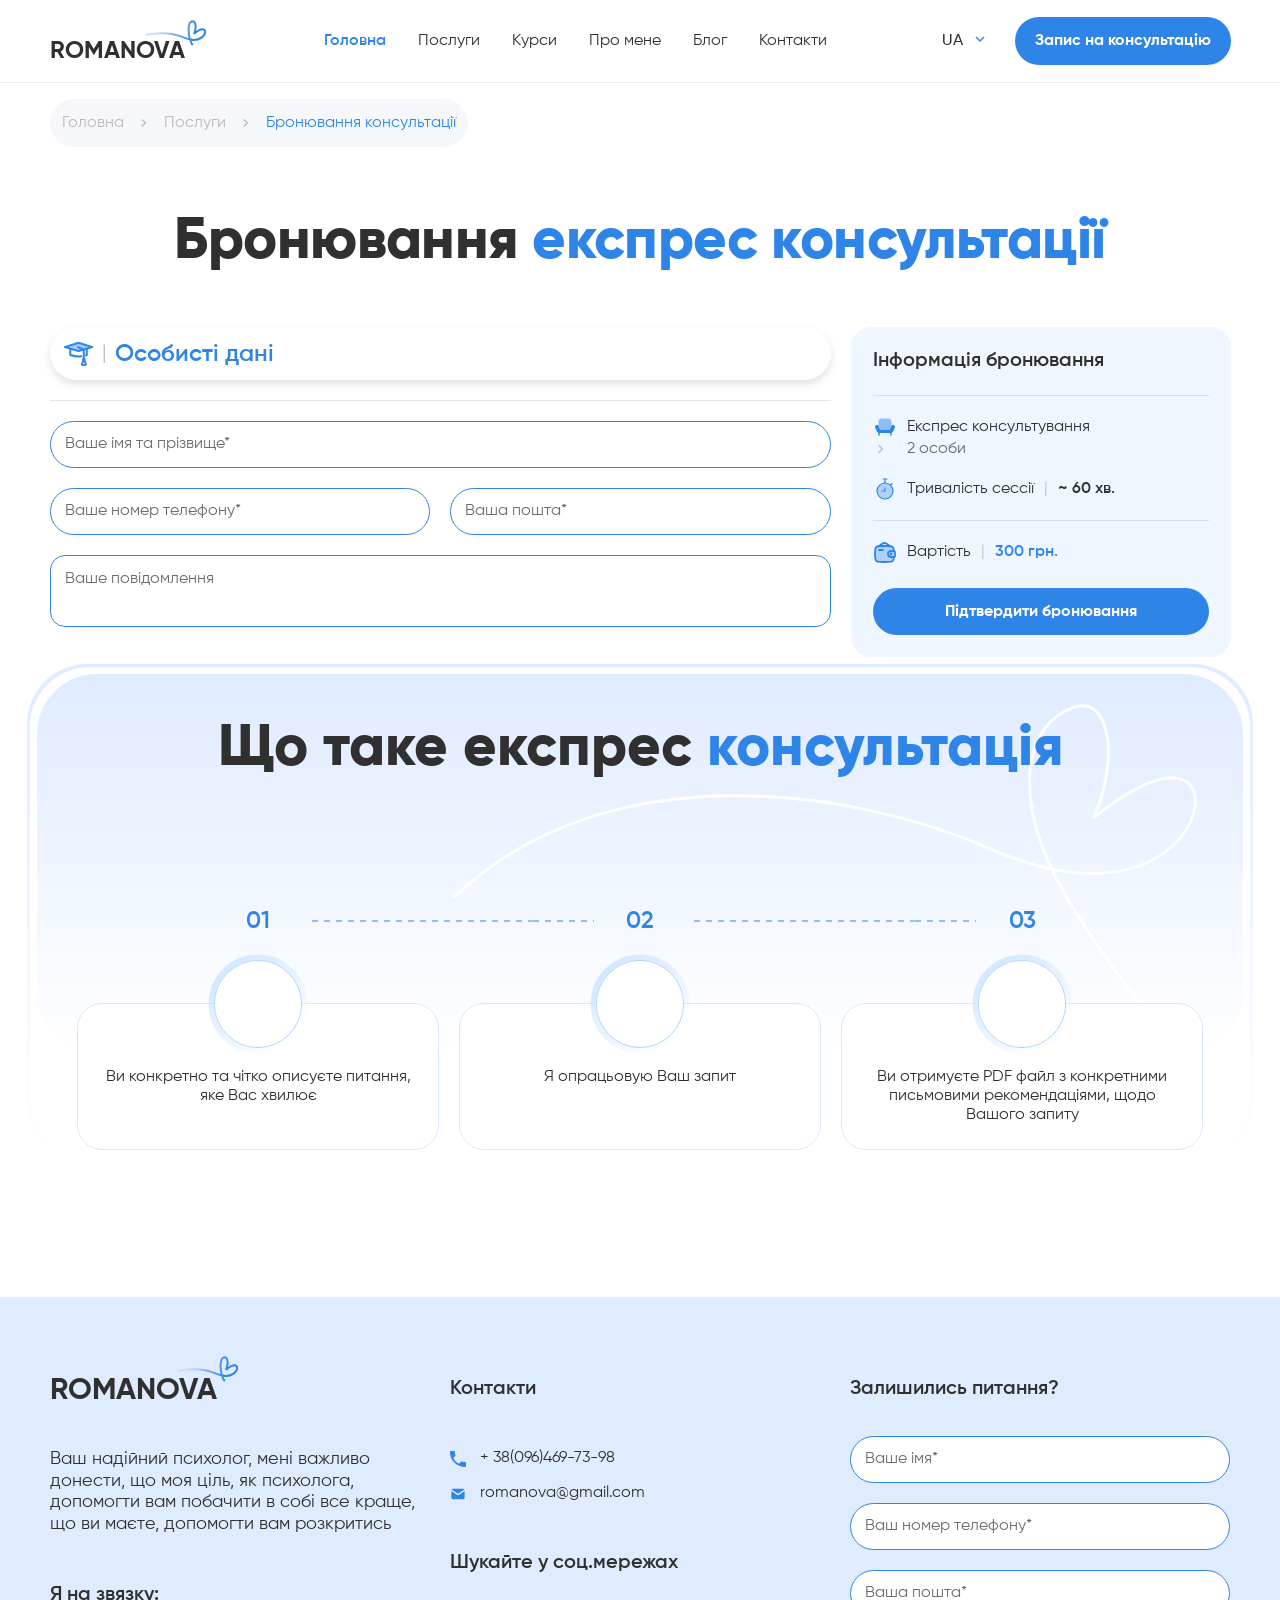
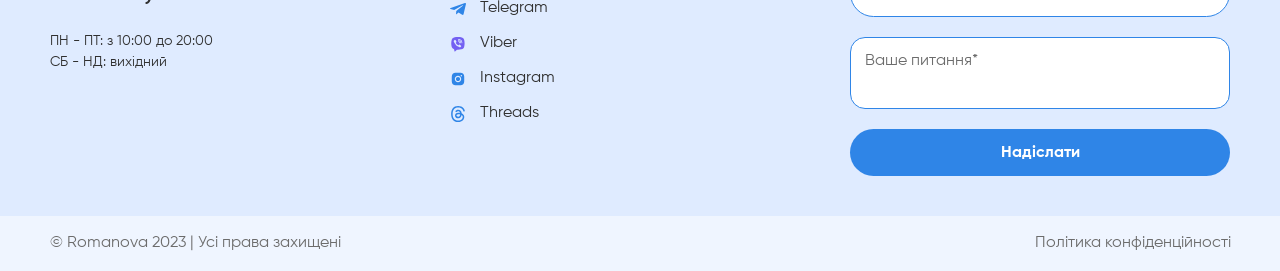
<file: reservation-express.html>
<!DOCTYPE html>
<html lang="uk">

<head>
	<title>Бронювання експрес консультації</title>
	<meta charset="UTF-8">
	<meta name="format-detection" content="telephone=no">
	<!-- <style>body{opacity: 0;}</style> -->
	<link rel="stylesheet" href="css/style.min.css?_v=20260307184702">
	<link rel="shortcut icon" href="favicon.ico">
	<!-- <meta name="robots" content="noindex, nofollow"> -->
	<meta name="viewport" content="width=device-width, initial-scale=1.0">
</head>

<body>
	<div class="wrapper">
		<header data-scroll-show class="header">
			<div class="header__main">
				<div class="header__container">
					<a href="/" class="header__logo logo">Romanova</a>
					<nav data-da=".header__bottom, 1071.98, first" class="header__menu menu">
						<ul class="menu__list">
							<li><a href="#" class="active">Головна</a></li>
							<li><a href="#">Послуги</a></li>
							<li><a href="#">Курси</a></li>
							<li><a href="#">Про мене</a></li>
							<li><a href="#">Блог</a></li>
							<li><a href="#">Контакти</a></li>
						</ul>
					</nav>
					<div class="header__actions">
						<div data-da=".header__menu, 767.98, 1" class="header__language-switcher language-switcher">
							<a href='#' class="language-switcher__header filter__select select__current ">UA</a>

							<ul class="language-switcher__list filter__select__list">
								<li class="language-switcher__item filter__select__item">
									<a href="#">UA</a>
								</li>

								<li class="language-switcher__item filter__select__item">
									<a href="#">RU</a>
								</li>

								<li class="language-switcher__item filter__select__item">
									<a href="#">EN</a>
								</li>
							</ul>
						</div>
						<a href="#reservation" data-goto="#reservation" data-goto-header class="header__consultation btn btn-blue"><span>Запис на консультацію</span></a>
						<div class="header__burger">
							<button type="button" class="header__burger-icon" aria-label="Открыть меню"><span></span></button>
						</div>
					</div>
				</div>
			</div>
			<div class="header__bottom">
				<div class="header__contacts contacts-header">
					<div class="contacts-header__caption">Контакти</div>
					<a href="tel:380964697398" class="contacts-header__item">
						<svg>
							<use xlink:href="img/icons/icons.svg#phone"></use>
						</svg>
						<span>+ 38(096)469-73-98</span>
					</a>
					<a href="mailto:romanova@gmail.com" class="contacts-header__item">
						<svg>
							<use xlink:href="img/icons/icons.svg#mail"></use>
						</svg>
						<span>romanova@gmail.com</span>
					</a>
					<a href="#" class="contacts-header__item contacts-header__item_telegram" target='_blank'>
						<svg>
							<use xlink:href="img/icons/icons.svg#mail-filled"></use>
						</svg>
						<span>Telegram</span>
					</a>
					<a href="#" class="contacts-header__item contacts-header__item_viber" target='_blank'>
						<svg>
							<use xlink:href="img/icons/icons.svg#viber"></use>
						</svg>
						<span>Viber</span>
					</a>
					<div class="contacts-header__socials">
						<div class="contacts-header__socials-label">Шукайте у соц. мережах:</div>
						<div class="contacts-header__socials-icons socials">
							<a href="#" class="socials__icon socials__icon-viber">
								<svg>
									<use xlink:href="img/icons/icons.svg#threads"></use>
								</svg>
							</a>
							<a href="#" class="socials__icon socials__icon-telegram">
								<svg>
									<use xlink:href="img/icons/icons.svg#mail-filled"></use>
								</svg>
							</a>
							<a href="#" class="socials__icon socials__icon-instagram">
								<svg>
									<use xlink:href="img/icons/icons.svg#instagram"></use>
								</svg>
							</a>
							<a href="#" class="socials__icon socials__icon-youtube">
								<svg>
									<use xlink:href="img/icons/icons.svg#youtube"></use>
								</svg>
							</a>
						</div>
					</div>
				</div>

				<!--		<div class="header-bottom__language-switcher language-switcher">-->
				<!--			<div class="language-switcher__header filter__select select__current">UA</div>-->

				<!--			<ul class="language-switcher__list filter__select__list">-->
				<!--				<li class="language-switcher__item filter__select__item">-->
				<!--					<a href="#">UA</a>-->
				<!--				</li>-->

				<!--				<li class="language-switcher__item filter__select__item">-->
				<!--					<a href="#">RU</a>-->
				<!--				</li>-->
				<!--			</ul>-->
				<!--		</div>-->
			</div>
		</header>
		<main class="reservation-page">
			<nav class="breadcrumbs">
				<div class="breadcrumbs__container">
					<ul>
						<li><a href="#">Головна</a></li>
						<li><a href="#">Послуги</a></li>
						<li><a href="#" class="_active">Бронювання консультації</a></li>
					</ul>
				</div>
			</nav>
			<section class="reservation-page__body reservation">
				<div class="reservation__container">
					<h1 class="reservation__title title-section">Бронювання <span>експрес консультації</span></h1>
					<form data-ajax action="https://romanova-mental.com/api/v1/consultation" method="post" class="reservation__form" data-popup-message="#number-reservation">
						<div class="reservation__block block-reservation">
							<div class="block-reservation__label desc-label">
								<span></span>|<strong>Особисті дані</strong>
							</div>
							<div class="block-reservation__content">
								<div class="block-reservation__input">
									<input data-required type="text" name="name" placeholder="Ваше імя та прізвище*" class="input">
								</div>
								<div class="block-reservation__row">
									<div class="block-reservation__input">
										<input data-required type="tel" name="phone" placeholder="Ваше номер телефону*" class="input">
									</div>
									<div class="block-reservation__input">
										<input data-required type="email" name="email" placeholder="Ваша пошта*" class="input">
									</div>
									<input id="input-date" type="text" name="scheduled_at" class="input">
									<input id="input-consultation" type="text" name="consultation_type" value="express" class="input">
								</div>
								<textarea name="message" cols="30" rows="10" placeholder="Ваше повідомлення"></textarea>
							</div>
						</div>
						<div class="reservation__info info-reservation">
							<h2 class="info-reservation__title">Інформація бронювання</h2>
							<div class="info-reservation__block">
								<div class="info-reservation__item info-reservation__item-consultation">
									<div class="info-reservation__item-label">Експрес консультування</div>
									<svg xmlns="http://www.w3.org/2000/svg" width="16" height="16" viewBox="0 0 16 16" fill="none">
										<path d="M8.3987 8L5.33203 4.93333L6.26536 4L10.2654 8L6.26536 12L5.33203 11.0667L8.3987 8Z" fill="#BABABA" />
									</svg>
									<div class="info-reservation__item-quantity">2 особи</div>
								</div>
								<div class="info-reservation__item info-reservation__item-time">
									<div class="info-reservation__item-label">Тривалість сессії</div>
									<span>|</span>
									<div class="info-reservation__item-value">~ 60 хв.</div>
								</div>
							</div>
							<div class="info-reservation__block">
								<div class="info-reservation__item info-reservation__item-price">
									<div class="info-reservation__item-label">Вартість</div>
									<span>|</span>
									<div class="info-reservation__item-sum">300 грн.</div>
								</div>
							</div>
							<button type="submit" class="info-reservation__submit btn btn-blue">Підтвердити бронювання</button>
						</div>
					</form>
				</div>
			</section>
			<section class="reservation-page__consultation-process consultation-process bg-gradient">
				<div class="bg-gradient__inner">
					<div class="bg-gradient__body">
						<div class="bg-gradient__content">
							<svg class="consultation-process__line" xmlns="http://www.w3.org/2000/svg" width="792" height="399" viewBox="0 0 792 399" fill="none">
								<path d="M1.99993 194.174C155 46.6743 403.384 85.2366 539.245 144.784C709.071 219.218 764.796 104.301 738.02 79.7802C716.599 60.1633 665.176 94.6481 642.142 114.343C667.405 60.9079 661.327 -10.5672 622.013 3.46715C573.839 20.6649 553.344 96.1743 625.783 209.955C681.453 297.394 750 377.674 790.5 397.174" stroke="url(#paint0_linear_75_267)" stroke-width="3" />
								<linearGradient id="paint0_linear_75_267" x1="570.481" y1="43.2731" x2="757.117" y2="327.827" gradientUnits="userSpaceOnUse">
									<stop stop-color="white" />
									<stop offset="1" stop-color="white" />
								</linearGradient>
							</svg>
							<h2 data-anim data-anim-hide class="consultation-process__title title-section">Що таке експрес <span>консультація</span></h2>
							<div class="consultation-process__steps">
								<div data-anim data-anim-hide class="consultation-step">
									<div class="consultation-step__number">01</div>
									<div class="consultation-step__block">
										<div class="consultation-step__icon icon-service">
											<img src="img/icons/chat-line.svg" alt="icon" width="44" height="44">
										</div>
										<p class="consultation-step__text">Ви конкретно та чітко описуєте питання, яке Вас хвилює</p>
									</div>
								</div>
								<div data-anim data-anim-hide class="consultation-step">
									<div class="consultation-step__number">02</div>
									<div class="consultation-step__block">
										<div class="consultation-step__icon icon-service">
											<img src="img/icons/book.svg" alt="icon" width="44" height="44">
										</div>
										<p class="consultation-step__text">Я опрацьовую Ваш запит</p>
									</div>
								</div>
								<div data-anim data-anim-hide class="consultation-step">
									<div class="consultation-step__number">03</div>
									<div class="consultation-step__block">
										<div class="consultation-step__icon icon-service">
											<img src="img/icons/file-pdf.svg" alt="icon" width="44" height="44">
										</div>
										<p class="consultation-step__text">Ви отримуєте PDF файл з конкретними письмовими рекомендаціями, щодо Вашого запиту</p>
									</div>
								</div>
							</div>
						</div>
					</div>
				</div>
			</section>
		</main>
		<footer class="footer">
			<div class="footer__container">
				<div class="footer__body">
					<div class="footer__column">
						<a href="#" class="footer__logo logo" aria-label="Перейти на головну сторінку">Romanova</a>
						<p class="footer__text">Ваш надійний психолог, мені важливо донести, що моя ціль, як психолога, допомогти вам побачити в собі все краще, що ви маєте, допомогти вам розкритись</p>
						<div class="footer__schedule schedule">
							<div class="schedule__label">Я на звязку:</div>
							<p class="schedule__value">
								<time datetime="T10:00">ПН - ПТ: з 10:00 до 20:00</time>
							</p>
							<p class="schedule__value">СБ - НД: вихідний</p>
						</div>
					</div>
					<div class="footer__column contacts-info">
						<div class="contacts-info__caption">Контакти</div>
						<div class="contacts-info__items">
							<a href="tel:380964697398" class="contacts-info__link" aria-label="Телефон: +38(096)469-73-98">
								<svg>
									<use xlink:href="img/icons/icons.svg#phone"></use>
								</svg>
								<span>+ 38(096)469-73-98</span>
							</a>
							<a href="mailto:romanova@gmail.com" class="contacts-info__link">
								<svg>
									<use xlink:href="img/icons/icons.svg#mail"></use>
								</svg>
								<span>romanova@gmail.com</span>
							</a>
						</div>
						<div class="contacts-info__caption contacts-info__caption--footer">Шукайте у соц.мережах</div>
						<div class="contacts-info__items">
							<a href="#" class="contacts-info__link contacts-info__link_telegram">
								<svg>
									<use xlink:href="img/icons/icons.svg#mail-filled"></use>
								</svg>
								<span>Telegram</span>
							</a>
							<a href="#" class="contacts-info__link contacts-info__link_viber">
								<svg>
									<use xlink:href="img/icons/icons.svg#viber"></use>
								</svg>
								<span>Viber</span>
							</a>
							<a href="#" class="contacts-info__link contacts-info__link_viber">
								<svg>
									<use xlink:href="img/icons/icons.svg#instagram"></use>
								</svg>
								<span>Instagram</span>
							</a>
							<a href="#" class="contacts-info__link contacts-info__link_viber">
								<svg>
									<use xlink:href="img/icons/icons.svg#threads"></use>
								</svg>
								<span>Threads</span>
							</a>
						</div>
					</div>
					<form data-ajax action="https://jsonplaceholder.typicode.com/users" method="post" class="footer__column form-footer" data-popup-message="#success-send">
						<div class="footer__column-caption form-footer__caption">Залишились питання?</div>
						<div class="form-footer__inputs">
							<div class="form-footer__input">
								<input data-required type="text" name="name" placeholder="Ваше імя*" class="input" aria-label="Ваше ім'я">
							</div>
							<div class="form-footer__input">
								<input data-required type="tel" name="phone" placeholder="Ваш номер телефону*" class="input" aria-label="Ваш номер телефону">
							</div>
							<div class="form-footer__input">
								<input data-required type="email" name="email" placeholder="Ваша пошта*" class="input" aria-label="Ваша пошта">
							</div>
							<div class="form-footer__input">
								<textarea name="message" cols="30" rows="10" placeholder="Ваше питання*"></textarea>
							</div>
						</div>
						<button type="submit" id="submitBtn" class="form-footer__submit btn btn-blue" aria-label="Надіслати форму">Надіслати</button>
					</form>
				</div>
			</div>
			<div class="footer__bottom">
				<div class="footer__container">
					<p class="footer__copyright-text">© Romanova 2023 | Усі права захищені</p>
					<a href="privacy-policy.html" class="footer__privacy-policy">Політика конфіденційності</a>
				</div>
			</div>
		</footer>
	</div>
	<!-- <div id="socials" aria-hidden="true" class="popup socials-popup">
	<div class="popup__wrapper">
		<svg class="popup-line" xmlns="http://www.w3.org/2000/svg" width="1920" height="673" viewBox="0 0 1920 673" fill="none">
			<path d="M1970 220.572C1747 399.572 1308.56 330.572 1273.5 203.072C1257 143.072 1325.5 87.5718 1461 193.215C1592 -288.928 1784.75 254.838 1382.5 573.072C1033 849.572 266 490.5 -8 96" stroke="url(#paint0_linear_242_2373)" stroke-width="3"/>
			<defs>
			  <linearGradient id="paint0_linear_242_2373" x1="676" y1="623.5" x2="1793.5" y2="291.5" gradientUnits="userSpaceOnUse">
				 <stop stop-color="white"/>
				 <stop offset="1" stop-color="#8DC1FF"/>
			  </linearGradient>
			</defs>
		</svg>
		<div class="popup__content">
			<div class="socials-popup__content">
				<button data-close type="button" class="popup__close">
					<svg xmlns="http://www.w3.org/2000/svg" width="34" height="34" viewBox="0 0 34 34" fill="none">
						<path d="M9.91602 9.91699L24.0827 24.0837M9.91602 24.0837L24.0827 9.91699" stroke="#87BFFF" stroke-width="3.54167" stroke-linecap="round" stroke-linejoin="round"/>
					</svg>
				</button>
				<div class="socials-popup__title"><span>Приєднуйтесь</span> у соц.мережах </div>
				<div class="socials-popup__text">Обирайте зручний для Вас мессенджер або соціальну мережу <b>та слідкуйте за корисною інформацією!</b></div>
				<div class="socials-popup__items">
					<a href="#" class="socials-popup__item socials-popup__item--instagram btn"></a>
					<a href="#" class="socials-popup__item socials-popup__item--facebook btn"></a>
					<a href="#" class="socials-popup__item socials-popup__item--twitter btn"></a>
					<a href="#" class="socials-popup__item socials-popup__item--youtube btn"></a>
					<a href="#" class="socials-popup__item socials-popup__item--telegram btn"></a>
				</div>
			</div>
		</div>
	</div>
</div> -->

	<div id="number-reservation" aria-hidden="true" class="popup reservation-popup">
		<div class="popup__wrapper">
			<svg class="popup-line" xmlns="http://www.w3.org/2000/svg" width="1920" height="673" viewBox="0 0 1920 673" fill="none">
				<path d="M1970 220.572C1747 399.572 1308.56 330.572 1273.5 203.072C1257 143.072 1325.5 87.5718 1461 193.215C1592 -288.928 1784.75 254.838 1382.5 573.072C1033 849.572 266 490.5 -8 96" stroke="url(#paint0_linear_242_2373)" stroke-width="3" />
				<defs>
					<linearGradient id="paint0_linear_242_2373" x1="676" y1="623.5" x2="1793.5" y2="291.5" gradientUnits="userSpaceOnUse">
						<stop stop-color="white" />
						<stop offset="1" stop-color="#8DC1FF" />
					</linearGradient>
				</defs>
			</svg>
			<div class="popup__content">
				<button data-close type="button" class="popup__close">
					<svg xmlns="http://www.w3.org/2000/svg" width="34" height="34" viewBox="0 0 34 34" fill="none">
						<path d="M9.91602 9.91699L24.0827 24.0837M9.91602 24.0837L24.0827 9.91699" stroke="#87BFFF" stroke-width="3.54167" stroke-linecap="round" stroke-linejoin="round" />
					</svg>
				</button>
				<div class="reservation-popup__content">
					<div class="reservation-popup__number title-section"><span>#095743</span> Ваш номер бронювання </div>
					<div class="reservation-popup__text"><b>Дякуємо!</b> Деталі бронювання будуть надіслані <b>Вам на пошту.</b></div>
				</div>
			</div>
		</div>
	</div>
	<div id="success-send" aria-hidden="true" class="popup reservation-popup">
		<div class="popup__wrapper">
			<svg class="popup-line" xmlns="http://www.w3.org/2000/svg" width="1920" height="673" viewBox="0 0 1920 673" fill="none">
				<path d="M1970 220.572C1747 399.572 1308.56 330.572 1273.5 203.072C1257 143.072 1325.5 87.5718 1461 193.215C1592 -288.928 1784.75 254.838 1382.5 573.072C1033 849.572 266 490.5 -8 96" stroke="url(#paint0_linear_242_2373)" stroke-width="3" />
				<defs>
					<linearGradient id="paint0_linear_242_2373" x1="676" y1="623.5" x2="1793.5" y2="291.5" gradientUnits="userSpaceOnUse">
						<stop stop-color="white" />
						<stop offset="1" stop-color="#8DC1FF" />
					</linearGradient>
				</defs>
			</svg>
			<div class="popup__content">
				<button data-close type="button" class="popup__close">
					<svg xmlns="http://www.w3.org/2000/svg" width="34" height="34" viewBox="0 0 34 34" fill="none">
						<path d="M9.91602 9.91699L24.0827 24.0837M9.91602 24.0837L24.0827 9.91699" stroke="#87BFFF" stroke-width="3.54167" stroke-linecap="round" stroke-linejoin="round" />
					</svg>
				</button>
				<div class="reservation-popup__content">
					<div class="reservation-popup__number title-section">Ваше повідомлення відправлено</div>
				</div>
			</div>
		</div>
	</div>
	<!-- <script src="js/animations.min.js?_v=20260307184702"></script> -->
	<script src="js/app.min.js?_v=20260307184702"></script>
</body>

</html>
</file>
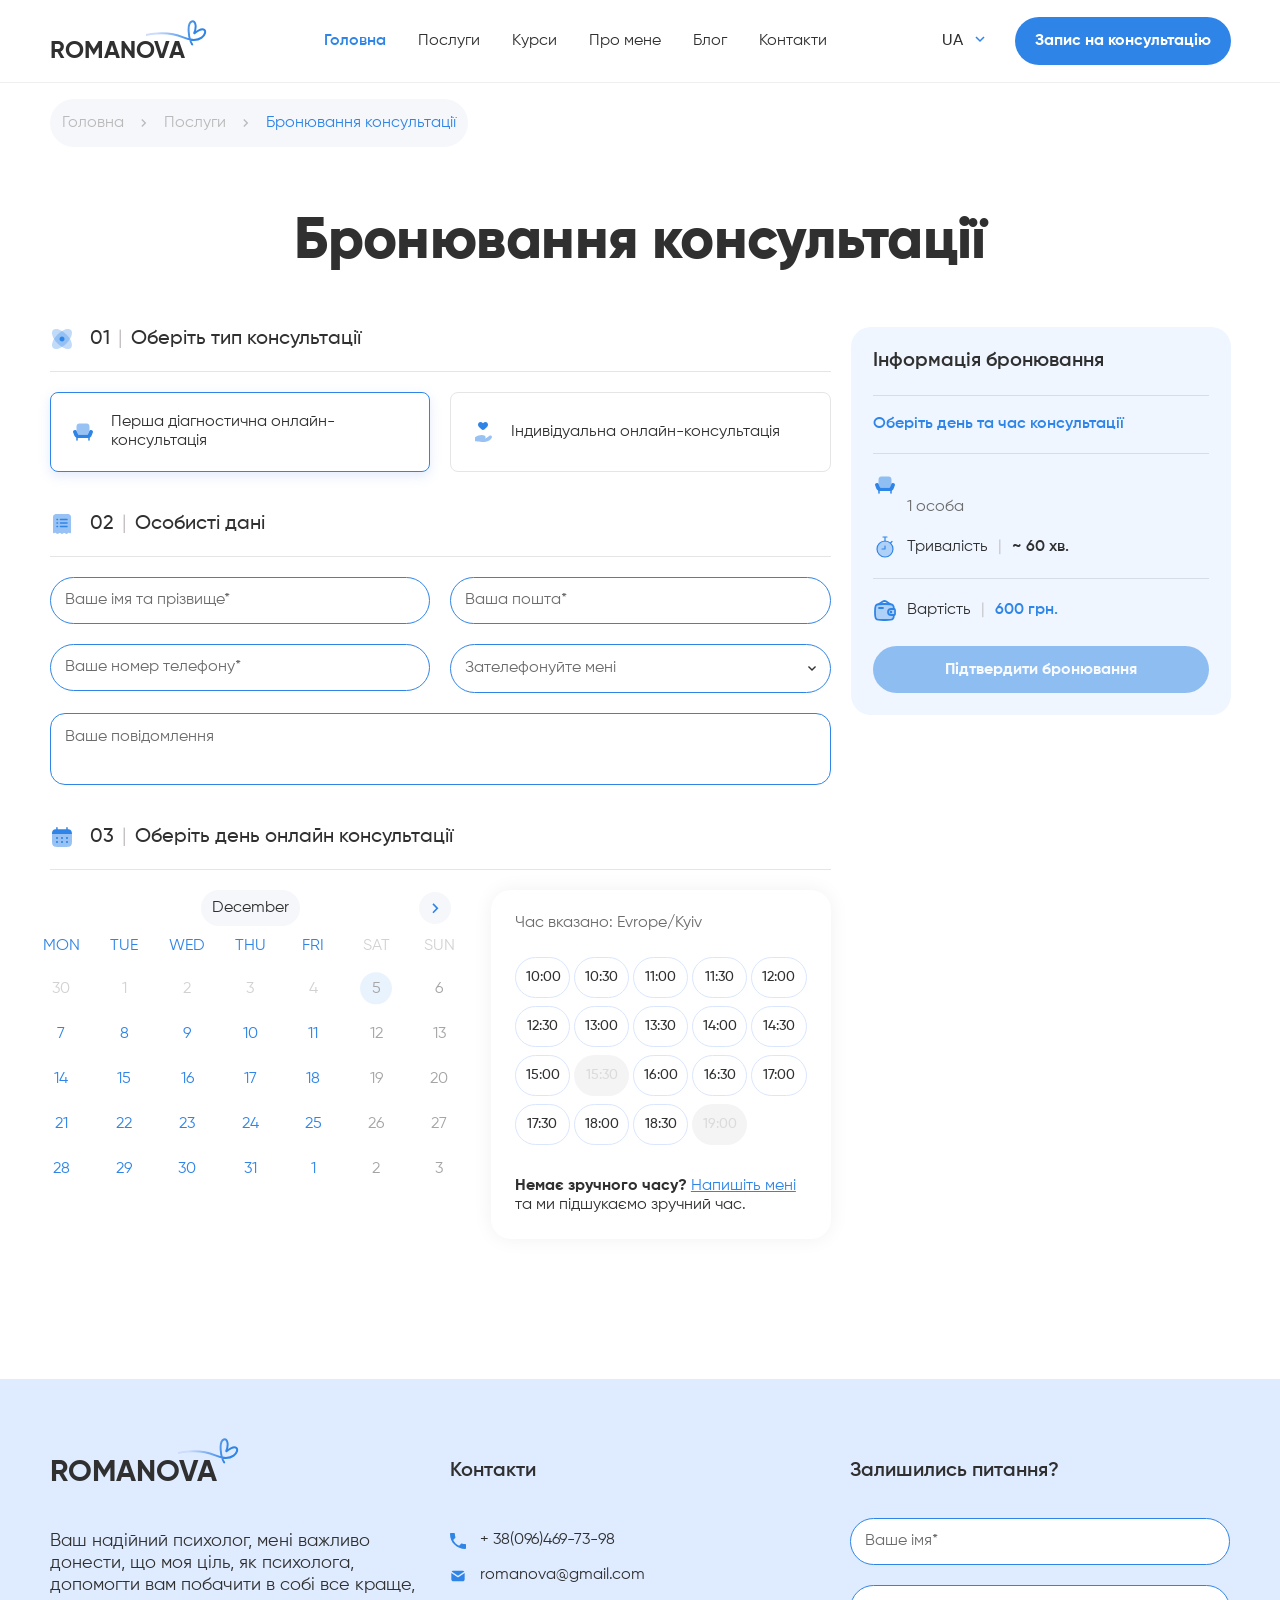
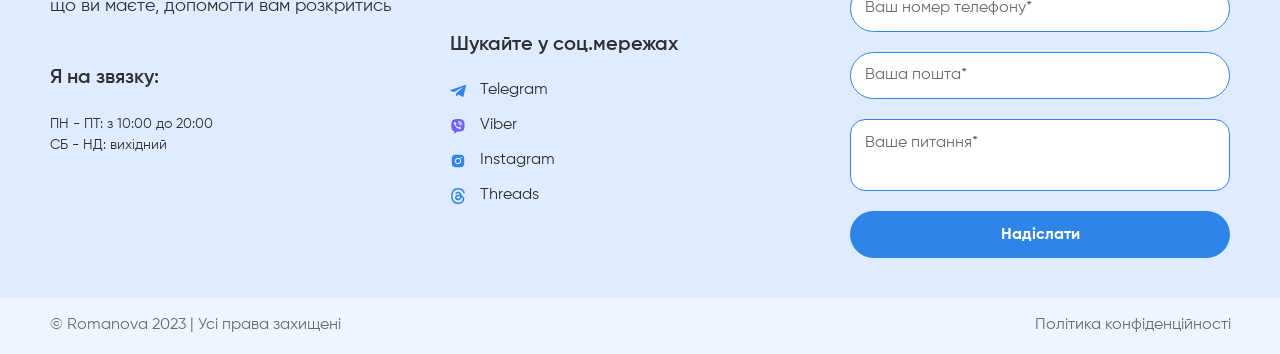
<file: reservation-new.html>
<!DOCTYPE html>
<html lang="uk">

<head>
	<title>Бронювання експрес консультації</title>
	<meta charset="UTF-8">
	<meta name="format-detection" content="telephone=no">
	<!-- <style>body{opacity: 0;}</style> -->
	<link rel="stylesheet" href="css/style.min.css?_v=20260307184702">
	<link rel="shortcut icon" href="favicon.ico">
	<!-- <meta name="robots" content="noindex, nofollow"> -->
	<meta name="viewport" content="width=device-width, initial-scale=1.0">
</head>

<body>
	<div class="wrapper">
		<header data-scroll-show class="header">
			<div class="header__main">
				<div class="header__container">
					<a href="/" class="header__logo logo">Romanova</a>
					<nav data-da=".header__bottom, 1071.98, first" class="header__menu menu">
						<ul class="menu__list">
							<li><a href="#" class="active">Головна</a></li>
							<li><a href="#">Послуги</a></li>
							<li><a href="#">Курси</a></li>
							<li><a href="#">Про мене</a></li>
							<li><a href="#">Блог</a></li>
							<li><a href="#">Контакти</a></li>
						</ul>
					</nav>
					<div class="header__actions">
						<div data-da=".header__menu, 767.98, 1" class="header__language-switcher language-switcher">
							<a href='#' class="language-switcher__header filter__select select__current ">UA</a>

							<ul class="language-switcher__list filter__select__list">
								<li class="language-switcher__item filter__select__item">
									<a href="#">UA</a>
								</li>

								<li class="language-switcher__item filter__select__item">
									<a href="#">RU</a>
								</li>

								<li class="language-switcher__item filter__select__item">
									<a href="#">EN</a>
								</li>
							</ul>
						</div>
						<a href="#reservation" data-goto="#reservation" data-goto-header class="header__consultation btn btn-blue"><span>Запис на консультацію</span></a>
						<div class="header__burger">
							<button type="button" class="header__burger-icon" aria-label="Открыть меню"><span></span></button>
						</div>
					</div>
				</div>
			</div>
			<div class="header__bottom">
				<div class="header__contacts contacts-header">
					<div class="contacts-header__caption">Контакти</div>
					<a href="tel:380964697398" class="contacts-header__item">
						<svg>
							<use xlink:href="img/icons/icons.svg#phone"></use>
						</svg>
						<span>+ 38(096)469-73-98</span>
					</a>
					<a href="mailto:romanova@gmail.com" class="contacts-header__item">
						<svg>
							<use xlink:href="img/icons/icons.svg#mail"></use>
						</svg>
						<span>romanova@gmail.com</span>
					</a>
					<a href="#" class="contacts-header__item contacts-header__item_telegram" target='_blank'>
						<svg>
							<use xlink:href="img/icons/icons.svg#mail-filled"></use>
						</svg>
						<span>Telegram</span>
					</a>
					<a href="#" class="contacts-header__item contacts-header__item_viber" target='_blank'>
						<svg>
							<use xlink:href="img/icons/icons.svg#viber"></use>
						</svg>
						<span>Viber</span>
					</a>
					<div class="contacts-header__socials">
						<div class="contacts-header__socials-label">Шукайте у соц. мережах:</div>
						<div class="contacts-header__socials-icons socials">
							<a href="#" class="socials__icon socials__icon-viber">
								<svg>
									<use xlink:href="img/icons/icons.svg#threads"></use>
								</svg>
							</a>
							<a href="#" class="socials__icon socials__icon-telegram">
								<svg>
									<use xlink:href="img/icons/icons.svg#mail-filled"></use>
								</svg>
							</a>
							<a href="#" class="socials__icon socials__icon-instagram">
								<svg>
									<use xlink:href="img/icons/icons.svg#instagram"></use>
								</svg>
							</a>
							<a href="#" class="socials__icon socials__icon-youtube">
								<svg>
									<use xlink:href="img/icons/icons.svg#youtube"></use>
								</svg>
							</a>
						</div>
					</div>
				</div>

				<!--		<div class="header-bottom__language-switcher language-switcher">-->
				<!--			<div class="language-switcher__header filter__select select__current">UA</div>-->

				<!--			<ul class="language-switcher__list filter__select__list">-->
				<!--				<li class="language-switcher__item filter__select__item">-->
				<!--					<a href="#">UA</a>-->
				<!--				</li>-->

				<!--				<li class="language-switcher__item filter__select__item">-->
				<!--					<a href="#">RU</a>-->
				<!--				</li>-->
				<!--			</ul>-->
				<!--		</div>-->
			</div>
		</header>
		<main class="reservation-page">
			<nav class="breadcrumbs">
				<div class="breadcrumbs__container">
					<ul>
						<li><a href="#">Головна</a></li>
						<li><a href="#">Послуги</a></li>
						<li><a data-popup="#number-reservation" href="#" class="_active">Бронювання консультації</a></li>
					</ul>
				</div>
			</nav>
			<section class="reservation-page__body reservation">
				<div class="reservation__container">
					<h1 class="reservation__title title-section">Бронювання консультації</h1>
					<form data-ajax action="https://romanova-mental.com/api/v1/consultation" method="post" class="reservation__form" data-popup-message="#number-reservation">
						<div class="reservation__column">
							<div class="reservation__block block-reservation">
								<div class="block-reservation__label">
									<!-- <img src="img/icons/atom.svg" alt=""> -->
									<svg>
										<use xlink:href="img/icons/icons.svg#atom"></use>
									</svg>
									<span>01</span>|<span>Оберіть тип консультації</span>
								</div>
								<div class="block-reservation__content">
									<div class="block-reservation__row">
										<label class="consultation-option">
											<input type="radio" name="consultation_type" data-price="600" value="Перша діагностична онлайн-консультація" checked>
											<div class="consultation-option__card">Перша діагностична онлайн-консультація</div>
										</label>
										<label class="consultation-option">
											<input type="radio" name="consultation_type" data-price="300" value="Індивідуальна онлайн-консультація">
											<div class="consultation-option__card">Індивідуальна онлайн-консультація</div>
										</label>
									</div>
								</div>
							</div>


							<div class="reservation__block block-reservation">
								<div class="block-reservation__label">
									<!-- <img src="img/icons/list.svg" alt=""> -->
									<svg>
										<use xlink:href="img/icons/icons.svg#list"></use>
									</svg>
									<span>02</span>|<span>Особисті дані</span>
								</div>
								<div class="block-reservation__content">
									<div class="block-reservation__row">
										<div class="block-reservation__input">
											<input data-required type="text" name="name" placeholder="Ваше імя та прізвище*" class="input">
										</div>
										<div class="block-reservation__input">
											<input data-required type="email" name="email" placeholder="Ваша пошта*" class="input">
										</div>
										<div class="block-reservation__input">
											<input data-required type="tel" name="phone" placeholder="Ваше номер телефону*" class="input">
										</div>
										<select name="connection_method" data-class-modif="form">
											<option value="0" disabled data-label>Оберіть зручний спосіб зв’язку*</option>
											<option value="phone">Зателефонуйте мені</option>
											<option value="Viber">Напишіть мені в Viber</option>
											<option value="Telegram">Напишіть мені в Telegram</option>
										</select>
										<input data-required id="input-date" type="text" name="scheduled_at" class="input">
										<input data-required id="input-connection-method" type="text" name="connection_method" class="input">
										<input id="input-consultation" type="text" name="consultation_type" value="express" class="input">
									</div>
									<textarea name="message" cols="30" rows="10" placeholder="Ваше повідомлення"></textarea>
								</div>
							</div>

							<div class="reservation__block block-reservation">
								<div class="block-reservation__label block-reservation__label-date">
									<!-- <img src="img/icons/calendar-bold.svg" alt=""> -->
									<svg>
										<use xlink:href="img/icons/icons.svg#calendar-bold"></use>
									</svg>
									<span>03</span>|<span>Оберіть день онлайн консультації</span>
								</div>
								<div class="block-reservation__content block-reservation__content-row">
									<div id="calendar" class="block-reservation__calendar"></div>

									<div class="block-reservation__time-picker time-picker-reservation">
										<div class="time-picker-reservation__lead">Час вказано: Evrope/Kyiv</div>
										<ul class="time-picker-reservation__items">
											<li class="time-picker-reservation__item">10:00</li>
											<li class="time-picker-reservation__item">10:30</li>
											<li class="time-picker-reservation__item">11:00</li>
											<li class="time-picker-reservation__item">11:30</li>
											<li class="time-picker-reservation__item">12:00</li>
											<li class="time-picker-reservation__item">12:30</li>
											<li class="time-picker-reservation__item">13:00</li>
											<li class="time-picker-reservation__item">13:30</li>
											<li class="time-picker-reservation__item">14:00</li>
											<li class="time-picker-reservation__item">14:30</li>
											<li class="time-picker-reservation__item">15:00</li>
											<li class="time-picker-reservation__item disable">15:30</li>
											<li class="time-picker-reservation__item">16:00</li>
											<li class="time-picker-reservation__item">16:30</li>
											<li class="time-picker-reservation__item">17:00</li>
											<li class="time-picker-reservation__item">17:30</li>
											<li class="time-picker-reservation__item">18:00</li>
											<li class="time-picker-reservation__item">18:30</li>
											<li class="time-picker-reservation__item disable">19:00</li>
										</ul>
										<div class="time-picker-reservation__alternative-message">
											<b>Немає зручного часу? </b><a href="#">Напишіть мені</a> та ми підшукаємо зручний час.
										</div>
									</div>
								</div>
							</div>
						</div>
						<div class="reservation__info info-reservation">
							<h2 class="info-reservation__title">Інформація бронювання</h2>
							<div class="info-reservation__block">
								<div class="info-reservation__date">Оберіть день та час консультації</div>
							</div>
							<div class="info-reservation__block">
								<div class="info-reservation__item info-reservation__item-consultation">
									<div id="info-consultation" class="info-reservation__item-label">Перша діагностична онлайн-консультація</div>
									<div class="info-reservation__item-quantity">1 особа</div>
								</div>
								<div class="info-reservation__item info-reservation__item-time">
									<div class="info-reservation__item-label">Тривалість</div>
									<span>|</span>
									<div class="info-reservation__item-value">~ 60 хв.</div>
								</div>
							</div>
							<div class="info-reservation__block">
								<div class="info-reservation__item info-reservation__item-price">
									<div class="info-reservation__item-label">Вартість</div>
									<span>|</span>
									<div id="info-price" class="info-reservation__item-sum">300 грн.</div>
								</div>
							</div>
							<button type="submit" class="info-reservation__submit info-reservation__submit-disabled btn btn-blue" data-consultation="steamy" data-price="300">Підтвердити бронювання</button>
						</div>
					</form>
				</div>
			</section>
		</main>
		<footer class="footer">
			<div class="footer__container">
				<div class="footer__body">
					<div class="footer__column">
						<a href="#" class="footer__logo logo" aria-label="Перейти на головну сторінку">Romanova</a>
						<p class="footer__text">Ваш надійний психолог, мені важливо донести, що моя ціль, як психолога, допомогти вам побачити в собі все краще, що ви маєте, допомогти вам розкритись</p>
						<div class="footer__schedule schedule">
							<div class="schedule__label">Я на звязку:</div>
							<p class="schedule__value">
								<time datetime="T10:00">ПН - ПТ: з 10:00 до 20:00</time>
							</p>
							<p class="schedule__value">СБ - НД: вихідний</p>
						</div>
					</div>
					<div class="footer__column contacts-info">
						<div class="contacts-info__caption">Контакти</div>
						<div class="contacts-info__items">
							<a href="tel:380964697398" class="contacts-info__link" aria-label="Телефон: +38(096)469-73-98">
								<svg>
									<use xlink:href="img/icons/icons.svg#phone"></use>
								</svg>
								<span>+ 38(096)469-73-98</span>
							</a>
							<a href="mailto:romanova@gmail.com" class="contacts-info__link">
								<svg>
									<use xlink:href="img/icons/icons.svg#mail"></use>
								</svg>
								<span>romanova@gmail.com</span>
							</a>
						</div>
						<div class="contacts-info__caption contacts-info__caption--footer">Шукайте у соц.мережах</div>
						<div class="contacts-info__items">
							<a href="#" class="contacts-info__link contacts-info__link_telegram">
								<svg>
									<use xlink:href="img/icons/icons.svg#mail-filled"></use>
								</svg>
								<span>Telegram</span>
							</a>
							<a href="#" class="contacts-info__link contacts-info__link_viber">
								<svg>
									<use xlink:href="img/icons/icons.svg#viber"></use>
								</svg>
								<span>Viber</span>
							</a>
							<a href="#" class="contacts-info__link contacts-info__link_viber">
								<svg>
									<use xlink:href="img/icons/icons.svg#instagram"></use>
								</svg>
								<span>Instagram</span>
							</a>
							<a href="#" class="contacts-info__link contacts-info__link_viber">
								<svg>
									<use xlink:href="img/icons/icons.svg#threads"></use>
								</svg>
								<span>Threads</span>
							</a>
						</div>
					</div>
					<form data-ajax action="https://jsonplaceholder.typicode.com/users" method="post" class="footer__column form-footer" data-popup-message="#success-send">
						<div class="footer__column-caption form-footer__caption">Залишились питання?</div>
						<div class="form-footer__inputs">
							<div class="form-footer__input">
								<input data-required type="text" name="name" placeholder="Ваше імя*" class="input" aria-label="Ваше ім'я">
							</div>
							<div class="form-footer__input">
								<input data-required type="tel" name="phone" placeholder="Ваш номер телефону*" class="input" aria-label="Ваш номер телефону">
							</div>
							<div class="form-footer__input">
								<input data-required type="email" name="email" placeholder="Ваша пошта*" class="input" aria-label="Ваша пошта">
							</div>
							<div class="form-footer__input">
								<textarea name="message" cols="30" rows="10" placeholder="Ваше питання*"></textarea>
							</div>
						</div>
						<button type="submit" id="submitBtn" class="form-footer__submit btn btn-blue" aria-label="Надіслати форму">Надіслати</button>
					</form>
				</div>
			</div>
			<div class="footer__bottom">
				<div class="footer__container">
					<p class="footer__copyright-text">© Romanova 2023 | Усі права захищені</p>
					<a href="privacy-policy.html" class="footer__privacy-policy">Політика конфіденційності</a>
				</div>
			</div>
		</footer>
	</div>
	<!-- <div id="socials" aria-hidden="true" class="popup socials-popup">
	<div class="popup__wrapper">
		<svg class="popup-line" xmlns="http://www.w3.org/2000/svg" width="1920" height="673" viewBox="0 0 1920 673" fill="none">
			<path d="M1970 220.572C1747 399.572 1308.56 330.572 1273.5 203.072C1257 143.072 1325.5 87.5718 1461 193.215C1592 -288.928 1784.75 254.838 1382.5 573.072C1033 849.572 266 490.5 -8 96" stroke="url(#paint0_linear_242_2373)" stroke-width="3"/>
			<defs>
			  <linearGradient id="paint0_linear_242_2373" x1="676" y1="623.5" x2="1793.5" y2="291.5" gradientUnits="userSpaceOnUse">
				 <stop stop-color="white"/>
				 <stop offset="1" stop-color="#8DC1FF"/>
			  </linearGradient>
			</defs>
		</svg>
		<div class="popup__content">
			<div class="socials-popup__content">
				<button data-close type="button" class="popup__close">
					<svg xmlns="http://www.w3.org/2000/svg" width="34" height="34" viewBox="0 0 34 34" fill="none">
						<path d="M9.91602 9.91699L24.0827 24.0837M9.91602 24.0837L24.0827 9.91699" stroke="#87BFFF" stroke-width="3.54167" stroke-linecap="round" stroke-linejoin="round"/>
					</svg>
				</button>
				<div class="socials-popup__title"><span>Приєднуйтесь</span> у соц.мережах </div>
				<div class="socials-popup__text">Обирайте зручний для Вас мессенджер або соціальну мережу <b>та слідкуйте за корисною інформацією!</b></div>
				<div class="socials-popup__items">
					<a href="#" class="socials-popup__item socials-popup__item--instagram btn"></a>
					<a href="#" class="socials-popup__item socials-popup__item--facebook btn"></a>
					<a href="#" class="socials-popup__item socials-popup__item--twitter btn"></a>
					<a href="#" class="socials-popup__item socials-popup__item--youtube btn"></a>
					<a href="#" class="socials-popup__item socials-popup__item--telegram btn"></a>
				</div>
			</div>
		</div>
	</div>
</div> -->

	<div id="number-reservation" aria-hidden="true" class="popup reservation-popup">
		<div class="popup__wrapper">
			<svg class="popup-line" xmlns="http://www.w3.org/2000/svg" width="1920" height="673" viewBox="0 0 1920 673" fill="none">
				<path d="M1970 220.572C1747 399.572 1308.56 330.572 1273.5 203.072C1257 143.072 1325.5 87.5718 1461 193.215C1592 -288.928 1784.75 254.838 1382.5 573.072C1033 849.572 266 490.5 -8 96" stroke="url(#paint0_linear_242_2373)" stroke-width="3" />
				<defs>
					<linearGradient id="paint0_linear_242_2373" x1="676" y1="623.5" x2="1793.5" y2="291.5" gradientUnits="userSpaceOnUse">
						<stop stop-color="white" />
						<stop offset="1" stop-color="#8DC1FF" />
					</linearGradient>
				</defs>
			</svg>
			<div class="popup__content">
				<button data-close type="button" class="popup__close">
					<svg xmlns="http://www.w3.org/2000/svg" width="34" height="34" viewBox="0 0 34 34" fill="none">
						<path d="M9.91602 9.91699L24.0827 24.0837M9.91602 24.0837L24.0827 9.91699" stroke="#87BFFF" stroke-width="3.54167" stroke-linecap="round" stroke-linejoin="round" />
					</svg>
				</button>
				<div class="reservation-popup__content">
					<div class="reservation-popup__number title-section"><span>#095743</span> Ваш номер бронювання </div>
					<div class="reservation-popup__text"><b>Дякуємо!</b> Деталі бронювання будуть надіслані <b>Вам на пошту.</b></div>
				</div>
			</div>
		</div>
	</div>
	<div id="success-send" aria-hidden="true" class="popup reservation-popup">
		<div class="popup__wrapper">
			<svg class="popup-line" xmlns="http://www.w3.org/2000/svg" width="1920" height="673" viewBox="0 0 1920 673" fill="none">
				<path d="M1970 220.572C1747 399.572 1308.56 330.572 1273.5 203.072C1257 143.072 1325.5 87.5718 1461 193.215C1592 -288.928 1784.75 254.838 1382.5 573.072C1033 849.572 266 490.5 -8 96" stroke="url(#paint0_linear_242_2373)" stroke-width="3" />
				<defs>
					<linearGradient id="paint0_linear_242_2373" x1="676" y1="623.5" x2="1793.5" y2="291.5" gradientUnits="userSpaceOnUse">
						<stop stop-color="white" />
						<stop offset="1" stop-color="#8DC1FF" />
					</linearGradient>
				</defs>
			</svg>
			<div class="popup__content">
				<button data-close type="button" class="popup__close">
					<svg xmlns="http://www.w3.org/2000/svg" width="34" height="34" viewBox="0 0 34 34" fill="none">
						<path d="M9.91602 9.91699L24.0827 24.0837M9.91602 24.0837L24.0827 9.91699" stroke="#87BFFF" stroke-width="3.54167" stroke-linecap="round" stroke-linejoin="round" />
					</svg>
				</button>
				<div class="reservation-popup__content">
					<div class="reservation-popup__number title-section">Ваше повідомлення відправлено</div>
				</div>
			</div>
		</div>
	</div>
	<!-- <script src="js/animations.min.js?_v=20260307184702"></script> -->
	<script src="js/app.min.js?_v=20260307184702"></script>
</body>

</html>
</file>
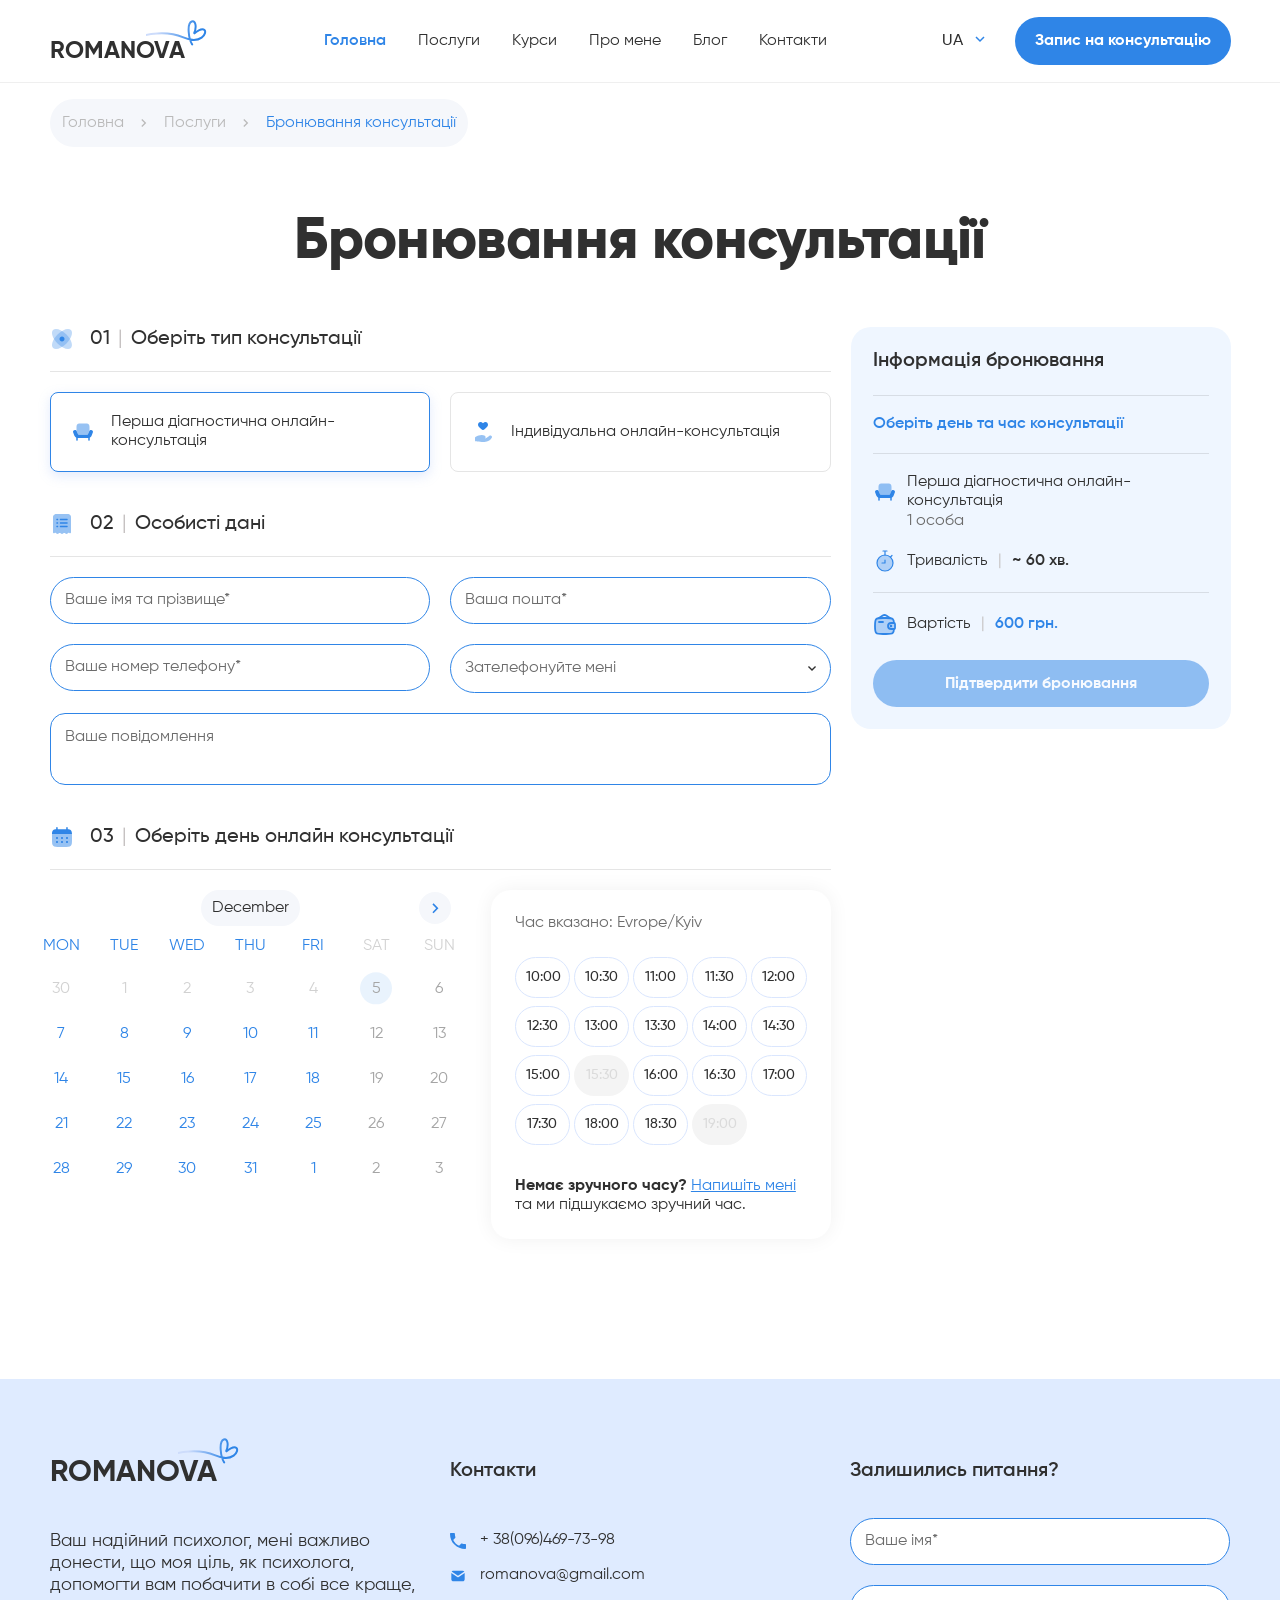
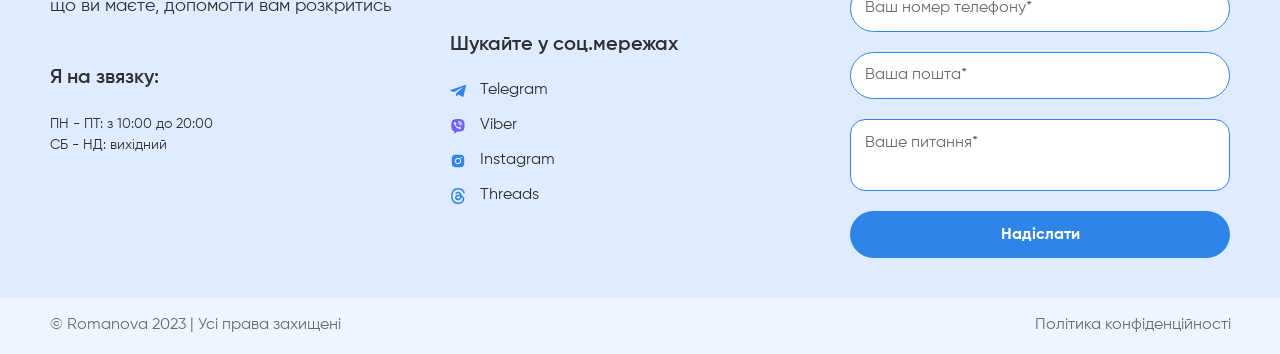
<file: reservation.html>
<!DOCTYPE html>
<html lang="uk">

<head>
	<title>Бронювання експрес консультації</title>
	<meta charset="UTF-8">
	<meta name="format-detection" content="telephone=no">
	<link rel="shortcut icon" href="favicon.ico">
	<meta name="viewport" content="width=device-width, initial-scale=1.0">
	<link rel="preload" href="/fonts/Gilroy-Regular.woff2" as="font" type="font/woff2" crossorigin>
	<link rel="preload" href="/fonts/Gilroy-ExtraBold.woff2" as="font" type="font/woff2" crossorigin>
	<link rel="preload" href="/fonts/Gilroy-SemiBold.woff2" as="font" type="font/woff2" crossorigin>

	<link rel="preload" href="css/reservation.min.css?_v=20260325153457" as="style" onload="this.rel='stylesheet'">
	<noscript>
		<link rel="stylesheet" href="css/reservation.min.css?_v=20260325153457">
	</noscript>
</head>

<body>
	<div class="wrapper">
		<header data-scroll-show class="header">
			<div class="header__main">
				<div class="header__container">
					<a href="/" class="header__logo logo">Romanova</a>
					<nav data-da=".header__bottom, 1071.98, first" class="header__menu menu">
						<ul class="menu__list">
							<li><a href="#" class="active">Головна</a></li>
							<li><a href="#">Послуги</a></li>
							<li><a href="#">Курси</a></li>
							<li><a href="#">Про мене</a></li>
							<li><a href="#">Блог</a></li>
							<li><a href="#">Контакти</a></li>
						</ul>
					</nav>
					<div class="header__actions">
						<div data-da=".header__menu, 767.98, 1" class="header__language-switcher language-switcher">
							<a href='#' class="language-switcher__header filter__select select__current ">UA</a>

							<ul class="language-switcher__list filter__select__list">
								<li class="language-switcher__item filter__select__item">
									<a href="#">UA</a>
								</li>

								<li class="language-switcher__item filter__select__item">
									<a href="#">RU</a>
								</li>

								<li class="language-switcher__item filter__select__item">
									<a href="#">EN</a>
								</li>
							</ul>
						</div>
						<a href="#reservation" data-goto="#reservation" data-goto-header class="header__consultation btn btn-blue"><span>Запис на консультацію</span></a>
						<div class="header__burger">
							<button type="button" class="header__burger-icon" aria-label="Открыть меню"><span></span></button>
						</div>
					</div>
				</div>
			</div>
			<div class="header__bottom">
				<div class="header__contacts contacts-header">
					<div class="contacts-header__caption">Контакти</div>
					<a href="tel:380964697398" class="contacts-header__item">
						<svg>
							<use xlink:href="img/icons/icons.svg#phone"></use>
						</svg>
						<span>+ 38(096)469-73-98</span>
					</a>
					<a href="mailto:romanova@gmail.com" class="contacts-header__item">
						<svg>
							<use xlink:href="img/icons/icons.svg#mail"></use>
						</svg>
						<span>romanova@gmail.com</span>
					</a>
					<a href="#" class="contacts-header__item contacts-header__item_telegram" target='_blank'>
						<svg>
							<use xlink:href="img/icons/icons.svg#mail-filled"></use>
						</svg>
						<span>Telegram</span>
					</a>
					<a href="#" class="contacts-header__item contacts-header__item_viber" target='_blank'>
						<svg>
							<use xlink:href="img/icons/icons.svg#viber"></use>
						</svg>
						<span>Viber</span>
					</a>
					<div class="contacts-header__socials">
						<div class="contacts-header__socials-label">Шукайте у соц. мережах:</div>
						<div class="contacts-header__socials-icons socials">
							<a href="#" class="socials__icon socials__icon-viber">
								<svg>
									<use xlink:href="img/icons/icons.svg#threads"></use>
								</svg>
							</a>
							<a href="#" class="socials__icon socials__icon-telegram">
								<svg>
									<use xlink:href="img/icons/icons.svg#mail-filled"></use>
								</svg>
							</a>
							<a href="#" class="socials__icon socials__icon-instagram">
								<svg>
									<use xlink:href="img/icons/icons.svg#instagram"></use>
								</svg>
							</a>
							<a href="#" class="socials__icon socials__icon-youtube">
								<svg>
									<use xlink:href="img/icons/icons.svg#youtube"></use>
								</svg>
							</a>
						</div>
					</div>
				</div>

				<!--		<div class="header-bottom__language-switcher language-switcher">-->
				<!--			<div class="language-switcher__header filter__select select__current">UA</div>-->

				<!--			<ul class="language-switcher__list filter__select__list">-->
				<!--				<li class="language-switcher__item filter__select__item">-->
				<!--					<a href="#">UA</a>-->
				<!--				</li>-->

				<!--				<li class="language-switcher__item filter__select__item">-->
				<!--					<a href="#">RU</a>-->
				<!--				</li>-->
				<!--			</ul>-->
				<!--		</div>-->
			</div>
		</header>
		<main class="reservation-page">
			<nav class="breadcrumbs">
				<div class="breadcrumbs__container">
					<ul>
						<li><a data-popup="#success-send" href="#">Головна</a></li>
						<li><a href="#">Послуги</a></li>
						<li><a href="#" class="_active">Бронювання консультації</a></li>
					</ul>
				</div>
			</nav>
			<section class="reservation-page__body reservation">
				<div class="reservation__container">
					<h1 class="reservation__title title-section">Бронювання консультації</h1>
					<form data-ajax action="https://romanova-mental.com/api/v1/consultation" method="post" class="reservation__form" data-popup-message="#number-reservation">
						<div class="reservation__column">
							<div class="reservation__block block-reservation">
								<div class="block-reservation__label">
									<svg>
										<use xlink:href="img/icons/icons.svg#atom"></use>
									</svg>
									<span>01</span>|<span>Оберіть тип консультації</span>
								</div>
								<div class="block-reservation__content">
									<div class="block-reservation__row">
										<label class="consultation-option">
											<input type="radio" name="consultation_type" data-price="600" value="diagnostic" data-label="Перша діагностична онлайн-консультація" checked>
											<div class="consultation-option__card">Перша діагностична онлайн-консультація</div>
										</label>
										<label class="consultation-option">
											<input type="radio" name="consultation_type" data-price="300" value="individual" data-label="Індивідуальна онлайн-консультація">
											<div class="consultation-option__card">Індивідуальна онлайн-консультація</div>
										</label>
									</div>
								</div>
							</div>


							<div class="reservation__block block-reservation">
								<div class="block-reservation__label">
									<svg>
										<use xlink:href="img/icons/icons.svg#list"></use>
									</svg>
									<span>02</span>|<span>Особисті дані</span>
								</div>
								<div class="block-reservation__content">
									<div class="block-reservation__row">
										<div class="block-reservation__input">
											<input data-required type="text" name="name" placeholder="Ваше імя та прізвище*" class="input">
										</div>
										<div class="block-reservation__input">
											<input data-required type="email" name="email" placeholder="Ваша пошта*" class="input">
										</div>
										<div class="block-reservation__input">
											<input data-required type="tel" name="phone" placeholder="Ваше номер телефону*" class="input">
										</div>
										<select name="connection_method" data-class-modif="form">
											<option value="0" disabled data-label>Оберіть зручний спосіб зв’язку*</option>
											<option value="phone">Зателефонуйте мені</option>
											<option value="Viber">Напишіть мені в Viber</option>
											<option value="Telegram">Напишіть мені в Telegram</option>
										</select>
										<input data-required id="input-date" type="text" name="scheduled_at" class="input">
										<!-- <input data-required id="input-connection-method" type="text" name="connection_method" class="input">
                              <input id="input-consultation" type="text" name="consultation_type" value="express" class="input"> -->
									</div>
									<textarea name="message" cols="30" rows="10" placeholder="Ваше повідомлення"></textarea>
								</div>
							</div>

							<div class="reservation__block block-reservation">
								<div class="block-reservation__label block-reservation__label-date">
									<svg>
										<use xlink:href="img/icons/icons.svg#calendar-bold"></use>
									</svg>
									<span>03</span>|<span>Оберіть день онлайн консультації</span>
								</div>
								<div class="block-reservation__content block-reservation__content-row">
									<div id="calendar" class="block-reservation__calendar"></div>

									<div class="block-reservation__time-picker time-picker-reservation">
										<div class="time-picker-reservation__lead">Час вказано: Evrope/Kyiv</div>
										<ul class="time-picker-reservation__items">
											<li class="time-picker-reservation__item">10:00</li>
											<li class="time-picker-reservation__item">10:30</li>
											<li class="time-picker-reservation__item">11:00</li>
											<li class="time-picker-reservation__item">11:30</li>
											<li class="time-picker-reservation__item">12:00</li>
											<li class="time-picker-reservation__item">12:30</li>
											<li class="time-picker-reservation__item">13:00</li>
											<li class="time-picker-reservation__item">13:30</li>
											<li class="time-picker-reservation__item">14:00</li>
											<li class="time-picker-reservation__item">14:30</li>
											<li class="time-picker-reservation__item">15:00</li>
											<li class="time-picker-reservation__item disable">15:30</li>
											<li class="time-picker-reservation__item">16:00</li>
											<li class="time-picker-reservation__item">16:30</li>
											<li class="time-picker-reservation__item">17:00</li>
											<li class="time-picker-reservation__item">17:30</li>
											<li class="time-picker-reservation__item">18:00</li>
											<li class="time-picker-reservation__item">18:30</li>
											<li class="time-picker-reservation__item disable">19:00</li>
										</ul>
										<div class="time-picker-reservation__alternative-message">
											<b>Немає зручного часу? </b><a href="#">Напишіть мені</a> та ми підшукаємо зручний час.
										</div>
									</div>
								</div>
							</div>
						</div>
						<div class="reservation__info info-reservation">
							<h2 class="info-reservation__title">Інформація бронювання</h2>
							<div class="info-reservation__block">
								<div class="info-reservation__date">Оберіть день та час консультації</div>
							</div>
							<div class="info-reservation__block">
								<div class="info-reservation__item info-reservation__item-consultation">
									<div id="info-consultation" class="info-reservation__item-label">Перша діагностична онлайн-консультація</div>
									<div class="info-reservation__item-quantity">1 особа</div>
								</div>
								<div class="info-reservation__item info-reservation__item-time">
									<div class="info-reservation__item-label">Тривалість</div>
									<span>|</span>
									<div class="info-reservation__item-value">~ 60 хв.</div>
								</div>
							</div>
							<div class="info-reservation__block">
								<div class="info-reservation__item info-reservation__item-price">
									<div class="info-reservation__item-label">Вартість</div>
									<span>|</span>
									<div id="info-price" class="info-reservation__item-sum">300 грн.</div>
								</div>
							</div>
							<button type="submit" class="info-reservation__submit info-reservation__submit-disabled btn btn-blue" data-consultation="steamy" data-price="300">Підтвердити бронювання</button>
						</div>
					</form>
				</div>
			</section>
		</main>
		<footer class="footer">
			<div class="footer__container">
				<div class="footer__body">
					<div class="footer__column">
						<a href="#" class="footer__logo logo" aria-label="Перейти на головну сторінку">Romanova</a>
						<p class="footer__text">Ваш надійний психолог, мені важливо донести, що моя ціль, як психолога, допомогти вам побачити в собі все краще, що ви маєте, допомогти вам розкритись</p>
						<div class="footer__schedule schedule">
							<div class="schedule__label">Я на звязку:</div>
							<p class="schedule__value">
								<time datetime="T10:00">ПН - ПТ: з 10:00 до 20:00</time>
							</p>
							<p class="schedule__value">СБ - НД: вихідний</p>
						</div>
					</div>
					<div class="footer__column contacts-info">
						<div class="contacts-info__caption">Контакти</div>
						<div class="contacts-info__items">
							<a href="tel:380964697398" class="contacts-info__link" aria-label="Телефон: +38(096)469-73-98">
								<svg>
									<use xlink:href="img/icons/icons.svg#phone"></use>
								</svg>
								<span>+ 38(096)469-73-98</span>
							</a>
							<a href="mailto:romanova@gmail.com" class="contacts-info__link">
								<svg>
									<use xlink:href="img/icons/icons.svg#mail"></use>
								</svg>
								<span>romanova@gmail.com</span>
							</a>
						</div>
						<div class="contacts-info__caption contacts-info__caption--footer">Шукайте у соц.мережах</div>
						<div class="contacts-info__items">
							<a href="#" class="contacts-info__link contacts-info__link_telegram">
								<svg>
									<use xlink:href="img/icons/icons.svg#mail-filled"></use>
								</svg>
								<span>Telegram</span>
							</a>
							<a href="#" class="contacts-info__link contacts-info__link_viber">
								<svg>
									<use xlink:href="img/icons/icons.svg#viber"></use>
								</svg>
								<span>Viber</span>
							</a>
							<a href="#" class="contacts-info__link contacts-info__link_viber">
								<svg>
									<use xlink:href="img/icons/icons.svg#instagram"></use>
								</svg>
								<span>Instagram</span>
							</a>
							<a href="#" class="contacts-info__link contacts-info__link_viber">
								<svg>
									<use xlink:href="img/icons/icons.svg#threads"></use>
								</svg>
								<span>Threads</span>
							</a>
						</div>
					</div>
					<form data-ajax action="https://jsonplaceholder.typicode.com/users" method="post" class="footer__column form-footer" data-popup-message="#success-send">
						<div class="footer__column-caption form-footer__caption">Залишились питання?</div>
						<div class="form-footer__inputs">
							<div class="form-footer__input">
								<input data-required type="text" name="name" placeholder="Ваше імя*" class="input" aria-label="Ваше ім'я">
							</div>
							<div class="form-footer__input">
								<input data-required type="tel" name="phone" placeholder="Ваш номер телефону*" class="input" aria-label="Ваш номер телефону">
							</div>
							<div class="form-footer__input">
								<input data-required type="email" name="email" placeholder="Ваша пошта*" class="input" aria-label="Ваша пошта">
							</div>
							<div class="form-footer__input">
								<textarea name="message" cols="30" rows="10" placeholder="Ваше питання*"></textarea>
							</div>
						</div>
						<button type="submit" id="submitBtn" class="form-footer__submit btn btn-blue" aria-label="Надіслати форму">Надіслати</button>
					</form>
				</div>
			</div>
			<div class="footer__bottom">
				<div class="footer__container">
					<p class="footer__copyright-text">© Romanova 2023 | Усі права захищені</p>
					<a href="privacy-policy.html" class="footer__privacy-policy">Політика конфіденційності</a>
				</div>
			</div>
		</footer>
	</div>
	<div id="number-reservation" class="popup reservation-popup">
		<div class="popup__wrapper">
			<svg class="popup-line" xmlns="http://www.w3.org/2000/svg" width="1920" height="673" viewBox="0 0 1920 673" fill="none">
				<path d="M1970 220.572C1747 399.572 1308.56 330.572 1273.5 203.072C1257 143.072 1325.5 87.5718 1461 193.215C1592 -288.928 1784.75 254.838 1382.5 573.072C1033 849.572 266 490.5 -8 96" stroke="url(#paint0_linear_242_2373)" stroke-width="3" />
				<defs>
					<linearGradient id="paint0_linear_242_2373" x1="676" y1="623.5" x2="1793.5" y2="291.5" gradientUnits="userSpaceOnUse">
						<stop stop-color="white" />
						<stop offset="1" stop-color="#8DC1FF" />
					</linearGradient>
				</defs>
			</svg>
			<div class="popup__content">
				<button data-close type="button" class="popup__close">
					<svg xmlns="http://www.w3.org/2000/svg" width="34" height="34" viewBox="0 0 34 34" fill="none">
						<path d="M9.91602 9.91699L24.0827 24.0837M9.91602 24.0837L24.0827 9.91699" stroke="#87BFFF" stroke-width="3.54167" stroke-linecap="round" stroke-linejoin="round" />
					</svg>
				</button>
				<div class="reservation-popup__content">
					<div class="reservation-popup__number title-section"><span>#095743</span> Ваш номер бронювання </div>
					<div class="reservation-popup__text"><b>Дякуємо!</b> Деталі бронювання будуть надіслані <b>Вам на пошту.</b></div>
				</div>
			</div>
		</div>
	</div>
	<div id="success-send" class="popup reservation-popup">
		<div class="popup__wrapper">
			<svg class="popup-line" xmlns="http://www.w3.org/2000/svg" width="1920" height="673" viewBox="0 0 1920 673" fill="none">
				<path d="M1970 220.572C1747 399.572 1308.56 330.572 1273.5 203.072C1257 143.072 1325.5 87.5718 1461 193.215C1592 -288.928 1784.75 254.838 1382.5 573.072C1033 849.572 266 490.5 -8 96" stroke="url(#paint0_linear_242_2373)" stroke-width="3" />
				<defs>
					<linearGradient id="paint0_linear_242_2373" x1="676" y1="623.5" x2="1793.5" y2="291.5" gradientUnits="userSpaceOnUse">
						<stop stop-color="white" />
						<stop offset="1" stop-color="#8DC1FF" />
					</linearGradient>
				</defs>
			</svg>
			<div class="popup__content">
				<button data-close type="button" class="popup__close">
					<svg xmlns="http://www.w3.org/2000/svg" width="34" height="34" viewBox="0 0 34 34" fill="none">
						<path d="M9.91602 9.91699L24.0827 24.0837M9.91602 24.0837L24.0827 9.91699" stroke="#87BFFF" stroke-width="3.54167" stroke-linecap="round" stroke-linejoin="round" />
					</svg>
				</button>
				<div class="reservation-popup__content">
					<div class="reservation-popup__number title-section">Ваше повідомлення відправлено</div>
				</div>
			</div>
		</div>
	</div>

	<script src="js/reservation.min.js?_v=20260325153457" defer></script>
	<script src="js/main.min.js?_v=20260325153457" defer></script>


</body>

</html>
</file>
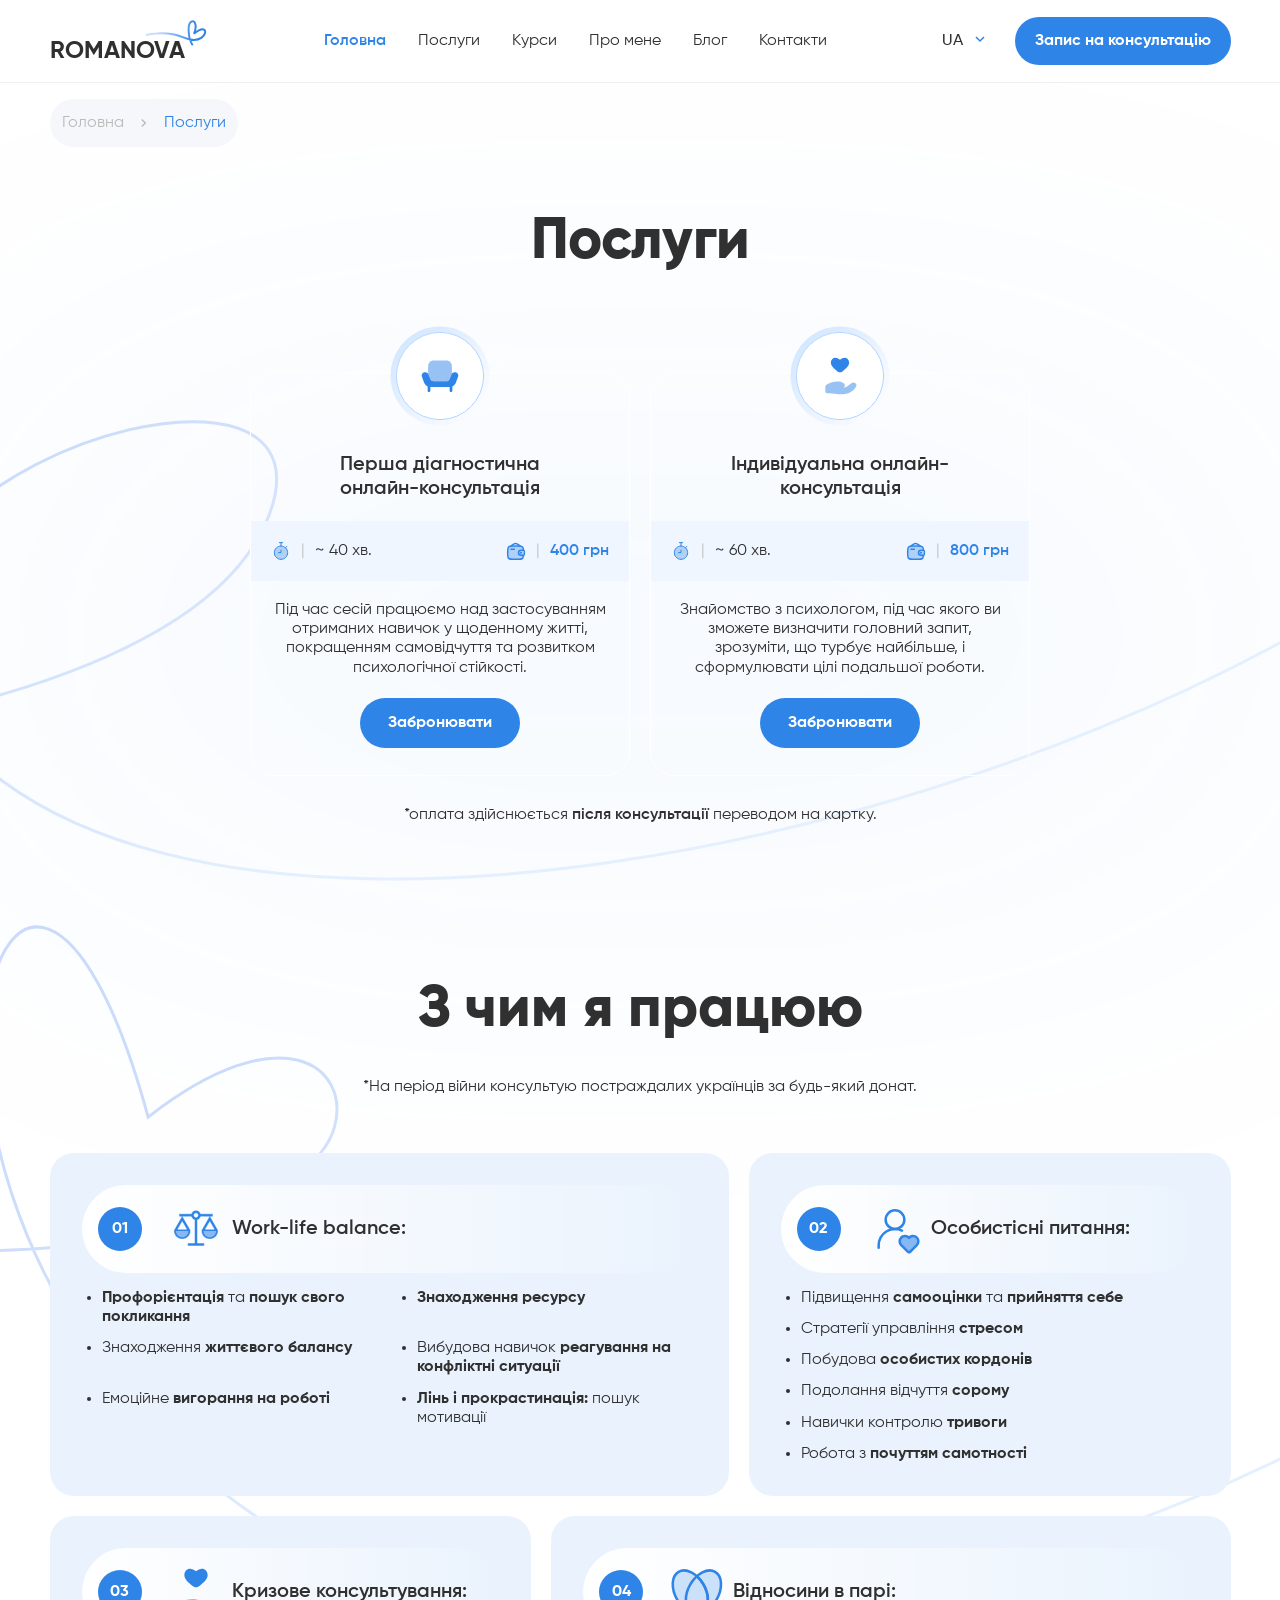
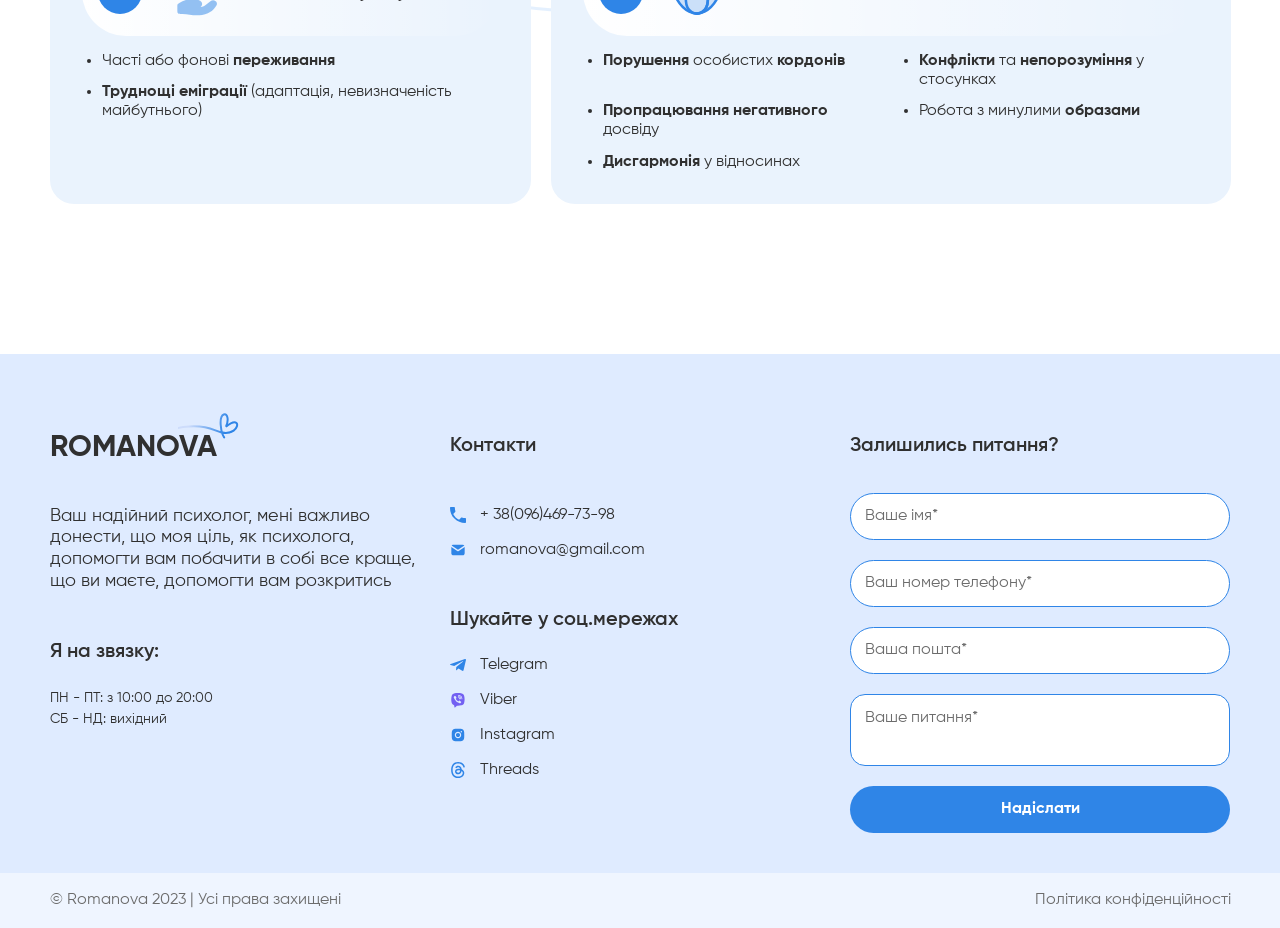
<file: services.html>
<!DOCTYPE html>
<html lang="uk">

<head>
	<title>Послуги</title>
	<meta charset="UTF-8">
	<meta name="format-detection" content="telephone=no">
	<link rel="shortcut icon" href="favicon.ico">
	<meta name="viewport" content="width=device-width, initial-scale=1.0">
	<link rel="preload" href="/fonts/Gilroy-Regular.woff2" as="font" type="font/woff2" crossorigin>
	<link rel="preload" href="/fonts/Gilroy-ExtraBold.woff2" as="font" type="font/woff2" crossorigin>
	<link rel="preload" href="/fonts/Gilroy-SemiBold.woff2" as="font" type="font/woff2" crossorigin>

	<link rel="preload" href="css/services.min.css?_v=20260325153457" as="style" onload="this.rel='stylesheet'">
	<noscript>
		<link rel="stylesheet" href="css/services.min.css?_v=20260325153457">
	</noscript>
</head>

<body>
	<div class="wrapper">
		<header data-scroll-show class="header">
			<div class="header__main">
				<div class="header__container">
					<a href="/" class="header__logo logo">Romanova</a>
					<nav data-da=".header__bottom, 1071.98, first" class="header__menu menu">
						<ul class="menu__list">
							<li><a href="#" class="active">Головна</a></li>
							<li><a href="#">Послуги</a></li>
							<li><a href="#">Курси</a></li>
							<li><a href="#">Про мене</a></li>
							<li><a href="#">Блог</a></li>
							<li><a href="#">Контакти</a></li>
						</ul>
					</nav>
					<div class="header__actions">
						<div data-da=".header__menu, 767.98, 1" class="header__language-switcher language-switcher">
							<a href='#' class="language-switcher__header filter__select select__current ">UA</a>

							<ul class="language-switcher__list filter__select__list">
								<li class="language-switcher__item filter__select__item">
									<a href="#">UA</a>
								</li>

								<li class="language-switcher__item filter__select__item">
									<a href="#">RU</a>
								</li>

								<li class="language-switcher__item filter__select__item">
									<a href="#">EN</a>
								</li>
							</ul>
						</div>
						<a href="#reservation" data-goto="#reservation" data-goto-header class="header__consultation btn btn-blue"><span>Запис на консультацію</span></a>
						<div class="header__burger">
							<button type="button" class="header__burger-icon" aria-label="Открыть меню"><span></span></button>
						</div>
					</div>
				</div>
			</div>
			<div class="header__bottom">
				<div class="header__contacts contacts-header">
					<div class="contacts-header__caption">Контакти</div>
					<a href="tel:380964697398" class="contacts-header__item">
						<svg>
							<use xlink:href="img/icons/icons.svg#phone"></use>
						</svg>
						<span>+ 38(096)469-73-98</span>
					</a>
					<a href="mailto:romanova@gmail.com" class="contacts-header__item">
						<svg>
							<use xlink:href="img/icons/icons.svg#mail"></use>
						</svg>
						<span>romanova@gmail.com</span>
					</a>
					<a href="#" class="contacts-header__item contacts-header__item_telegram" target='_blank'>
						<svg>
							<use xlink:href="img/icons/icons.svg#mail-filled"></use>
						</svg>
						<span>Telegram</span>
					</a>
					<a href="#" class="contacts-header__item contacts-header__item_viber" target='_blank'>
						<svg>
							<use xlink:href="img/icons/icons.svg#viber"></use>
						</svg>
						<span>Viber</span>
					</a>
					<div class="contacts-header__socials">
						<div class="contacts-header__socials-label">Шукайте у соц. мережах:</div>
						<div class="contacts-header__socials-icons socials">
							<a href="#" class="socials__icon socials__icon-viber">
								<svg>
									<use xlink:href="img/icons/icons.svg#threads"></use>
								</svg>
							</a>
							<a href="#" class="socials__icon socials__icon-telegram">
								<svg>
									<use xlink:href="img/icons/icons.svg#mail-filled"></use>
								</svg>
							</a>
							<a href="#" class="socials__icon socials__icon-instagram">
								<svg>
									<use xlink:href="img/icons/icons.svg#instagram"></use>
								</svg>
							</a>
							<a href="#" class="socials__icon socials__icon-youtube">
								<svg>
									<use xlink:href="img/icons/icons.svg#youtube"></use>
								</svg>
							</a>
						</div>
					</div>
				</div>

				<!--		<div class="header-bottom__language-switcher language-switcher">-->
				<!--			<div class="language-switcher__header filter__select select__current">UA</div>-->

				<!--			<ul class="language-switcher__list filter__select__list">-->
				<!--				<li class="language-switcher__item filter__select__item">-->
				<!--					<a href="#">UA</a>-->
				<!--				</li>-->

				<!--				<li class="language-switcher__item filter__select__item">-->
				<!--					<a href="#">RU</a>-->
				<!--				</li>-->
				<!--			</ul>-->
				<!--		</div>-->
			</div>
		</header>
		<main class="services-page">
			<nav class="breadcrumbs">
				<div class="breadcrumbs__container">
					<ul>
						<li><a href="#">Головна</a></li>
						<li><a href="#" class="_active">Послуги</a></li>
					</ul>
				</div>
			</nav>
			<section class="services-page__main services">
				<div class="services__container">
					<h1 class="services__title title-section">Послуги</h1>
					<div class="services__list">
						<div class="services__row">
							<div class="services__item item-service">
								<div class="item-service__icon icon-service">
									<svg>
										<use xlink:href="img/icons/icons.svg#solar"></use>
									</svg>
								</div>
								<div class="item-service__content">
									<h3 class="item-service__title">Перша діагностична онлайн-консультація</h3>
									<div class="item-service__row">
										<div class="item-service__time">
											<svg width="20" height="20" viewBox="0 0 20 20" fill="none" xmlns="http://www.w3.org/2000/svg">
												<mask id="mask0_44_8102" style="mask-type:luminance" maskUnits="userSpaceOnUse" x="2" y="1" width="16" height="18">
													<path d="M10.0007 18.3324C13.6825 18.3324 16.6673 15.3476 16.6673 11.6657C16.6673 7.98379 13.6825 4.99902 10.0007 4.99902C6.31875 4.99902 3.33398 7.98379 3.33398 11.6657C3.33398 15.3476 6.31875 18.3324 10.0007 18.3324Z" fill="#555555" stroke="white" />
													<path d="M11.6667 1.66602H8.33333M10 1.66602V4.99935M14.5833 6.66602L15.8333 5.41602M10 9.16602V11.666H7.5" stroke="white" stroke-linecap="round" stroke-linejoin="round" />
												</mask>
												<g mask="url(#mask0_44_8102)">
													<path d="M0 0H20V20H0V0Z" fill="#2F85E7" />
												</g>
											</svg>
											|<span>~ 40 хв.</span>
										</div>
										<div class="item-service__price">
											<svg width="20" height="20">
												<use xlink:href="img/icons/icons.svg#wallets"></use>
											</svg>
											|<span>400 грн</span>
										</div>
									</div>
									<div class="item-service__desc">
										<p>Під час сесій працюємо над застосуванням отриманих навичок у щоденному житті, покращенням самовідчуття та розвитком психологічної стійкості.</p>
									</div>
									<a href="#" class="item-service__order btn btn-blue">Забронювати</a>
								</div>
							</div>
							<div class="services__item item-service">
								<div class="item-service__icon icon-service">
									<svg>
										<use xlink:href="img/icons/icons.svg#hand-heart"></use>
									</svg>
								</div>
								<div class="item-service__content">
									<h3 class="item-service__title">Індивідуальна онлайн-консультація</h3>
									<div class="item-service__row">
										<div class="item-service__time">
											<svg width="20" height="20" viewBox="0 0 20 20" fill="none" xmlns="http://www.w3.org/2000/svg">
												<mask id="mask0_44_8102" style="mask-type:luminance" maskUnits="userSpaceOnUse" x="2" y="1" width="16" height="18">
													<path d="M10.0007 18.3324C13.6825 18.3324 16.6673 15.3476 16.6673 11.6657C16.6673 7.98379 13.6825 4.99902 10.0007 4.99902C6.31875 4.99902 3.33398 7.98379 3.33398 11.6657C3.33398 15.3476 6.31875 18.3324 10.0007 18.3324Z" fill="#555555" stroke="white" />
													<path d="M11.6667 1.66602H8.33333M10 1.66602V4.99935M14.5833 6.66602L15.8333 5.41602M10 9.16602V11.666H7.5" stroke="white" stroke-linecap="round" stroke-linejoin="round" />
												</mask>
												<g mask="url(#mask0_44_8102)">
													<path d="M0 0H20V20H0V0Z" fill="#2F85E7" />
												</g>
											</svg>
											|<span>~ 60 хв.</span>
										</div>
										<div class="item-service__price">
											<svg width="20" height="20">
												<use xlink:href="img/icons/icons.svg#wallets"></use>
											</svg>
											|<span>800 грн</span>
										</div>
									</div>
									<div class="item-service__desc">
										<p>Знайомство з психологом, під час якого ви зможете визначити головний запит, зрозуміти, що турбує найбільше, і сформулювати цілі подальшої роботи.</p>
									</div>
									<a href="#" class="item-service__order btn btn-blue">Забронювати</a>
								</div>
							</div>
						</div>
						<p class="services__lead">*оплата здійснюється <strong>після консультації</strong> переводом на картку.</p>
					</div>
				</div>
			</section>
			<section data-anim data-anim-hide class="services-page__work-with work-with">
				<div class="work-with__container">
					<div class="work-with__body">
						<div class="work-with__title">
							<h2 class="title-section">З чим я працюю</h2>
							<p>*На період війни консультую постраждалих українців за будь-який донат.</p>
						</div>
						<div class="work-with__content">
							<div class="work-with__row">
								<div class="work-with__item">
									<div class="work-with__item-header">
										<div class="work-with__item-number">01</div>
										<div class="work-with__item-title">
											<svg>
												<use xlink:href="img/icons/icons.svg#scale"></use>
											</svg>
											<span>Work-life balance:</span>
										</div>
									</div>
									<ul class="work-with__item-list">
										<li><b>Профорієнтація</b> та <b>пошук свого покликання</b></li>
										<li><b>Знаходження ресурсу</b></li>
										<li>Знаходження <b>життєвого балансу</b></li>
										<li>Вибудова навичок <b>реагування на конфліктні ситуації</b></li>
										<li>Емоційне <b>вигорання на роботі</b></li>
										<li><b>Лінь і прокрастинація:</b> пошук мотивації</li>
									</ul>
								</div>
								<div class="work-with__item">
									<div class="work-with__item-header">
										<div class="work-with__item-number">02</div>
										<div class="work-with__item-title">
											<svg>
												<use xlink:href="img/icons/icons.svg#user-love"></use>
											</svg>
											<span>Особистісні питання:</span>
										</div>
									</div>
									<ul class="work-with__item-list">
										<li>Підвищення <b>самооцінки</b> та <b>прийняття себе</b></li>
										<li>Стратегії управління <b>стресом</b></li>
										<li>Побудова <b>особистих кордонів</b></li>
										<li>Подолання відчуття <b>сорому</b></li>
										<li>Навички контролю <b>тривоги</b></li>
										<li>Робота з <b>почуттям самотності</b></li>
									</ul>
								</div>
							</div>
							<div class="work-with__row">
								<div class="work-with__item">
									<div class="work-with__item-header">
										<div class="work-with__item-number">03</div>
										<div class="work-with__item-title">
											<svg>
												<use xlink:href="img/icons/icons.svg#hand-heart"></use>
											</svg>
											<span>Кризове консультування:</span>
										</div>
									</div>
									<ul class="work-with__item-list">
										<li>Часті або фонові <b>переживання</b></li>
										<li><b>Труднощі еміграції</b> (адаптація, невизначеність майбутнього)</li>
									</ul>
								</div>
								<div class="work-with__item">
									<div class="work-with__item-header">
										<div class="work-with__item-number">04</div>
										<div class="work-with__item-title">
											<svg>
												<use xlink:href="img/icons/icons.svg#oval-love"></use>
											</svg>
											<span>Відносини в парі:</span>
										</div>
									</div>
									<ul class="work-with__item-list">
										<li><b>Порушення</b> особистих <b>кордонів</b></li>
										<li><b>Конфлікти</b> та <b>непорозуміння</b> у стосунках</li>
										<li><b>Пропрацювання негативного</b> досвіду</li>
										<li>Робота з минулими <b>образами</b></li>
										<li><b>Дисгармонія</b> у відносинах</li>
									</ul>
								</div>
							</div>
						</div>
					</div>
					<svg class="work-with__line-svg work-with__line-svg-mobile">
						<use xlink:href="img/icons/icons.svg#work-with-line"></use>
					</svg>
					<svg class="work-with__line-svg work-with__line-svg-love work-with__line-svg-desktop">
						<use xlink:href="img/icons/icons.svg#services-work-line"></use>
					</svg>
				</div>
			</section>
		</main>
		<footer class="footer">
			<div class="footer__container">
				<div class="footer__body">
					<div class="footer__column">
						<a href="#" class="footer__logo logo" aria-label="Перейти на головну сторінку">Romanova</a>
						<p class="footer__text">Ваш надійний психолог, мені важливо донести, що моя ціль, як психолога, допомогти вам побачити в собі все краще, що ви маєте, допомогти вам розкритись</p>
						<div class="footer__schedule schedule">
							<div class="schedule__label">Я на звязку:</div>
							<p class="schedule__value">
								<time datetime="T10:00">ПН - ПТ: з 10:00 до 20:00</time>
							</p>
							<p class="schedule__value">СБ - НД: вихідний</p>
						</div>
					</div>
					<div class="footer__column contacts-info">
						<div class="contacts-info__caption">Контакти</div>
						<div class="contacts-info__items">
							<a href="tel:380964697398" class="contacts-info__link" aria-label="Телефон: +38(096)469-73-98">
								<svg>
									<use xlink:href="img/icons/icons.svg#phone"></use>
								</svg>
								<span>+ 38(096)469-73-98</span>
							</a>
							<a href="mailto:romanova@gmail.com" class="contacts-info__link">
								<svg>
									<use xlink:href="img/icons/icons.svg#mail"></use>
								</svg>
								<span>romanova@gmail.com</span>
							</a>
						</div>
						<div class="contacts-info__caption contacts-info__caption--footer">Шукайте у соц.мережах</div>
						<div class="contacts-info__items">
							<a href="#" class="contacts-info__link contacts-info__link_telegram">
								<svg>
									<use xlink:href="img/icons/icons.svg#mail-filled"></use>
								</svg>
								<span>Telegram</span>
							</a>
							<a href="#" class="contacts-info__link contacts-info__link_viber">
								<svg>
									<use xlink:href="img/icons/icons.svg#viber"></use>
								</svg>
								<span>Viber</span>
							</a>
							<a href="#" class="contacts-info__link contacts-info__link_viber">
								<svg>
									<use xlink:href="img/icons/icons.svg#instagram"></use>
								</svg>
								<span>Instagram</span>
							</a>
							<a href="#" class="contacts-info__link contacts-info__link_viber">
								<svg>
									<use xlink:href="img/icons/icons.svg#threads"></use>
								</svg>
								<span>Threads</span>
							</a>
						</div>
					</div>
					<form data-ajax action="https://jsonplaceholder.typicode.com/users" method="post" class="footer__column form-footer" data-popup-message="#success-send">
						<div class="footer__column-caption form-footer__caption">Залишились питання?</div>
						<div class="form-footer__inputs">
							<div class="form-footer__input">
								<input data-required type="text" name="name" placeholder="Ваше імя*" class="input" aria-label="Ваше ім'я">
							</div>
							<div class="form-footer__input">
								<input data-required type="tel" name="phone" placeholder="Ваш номер телефону*" class="input" aria-label="Ваш номер телефону">
							</div>
							<div class="form-footer__input">
								<input data-required type="email" name="email" placeholder="Ваша пошта*" class="input" aria-label="Ваша пошта">
							</div>
							<div class="form-footer__input">
								<textarea name="message" cols="30" rows="10" placeholder="Ваше питання*"></textarea>
							</div>
						</div>
						<button type="submit" id="submitBtn" class="form-footer__submit btn btn-blue" aria-label="Надіслати форму">Надіслати</button>
					</form>
				</div>
			</div>
			<div class="footer__bottom">
				<div class="footer__container">
					<p class="footer__copyright-text">© Romanova 2023 | Усі права захищені</p>
					<a href="privacy-policy.html" class="footer__privacy-policy">Політика конфіденційності</a>
				</div>
			</div>
		</footer>
	</div>

	<script src="js/services.min.js?_v=20260325153457" defer></script>
	<script src="js/main.min.js?_v=20260325153457" defer></script>

	<div id="success-send" class="popup reservation-popup">
		<div class="popup__wrapper">
			<svg class="popup-line" xmlns="http://www.w3.org/2000/svg" width="1920" height="673" viewBox="0 0 1920 673" fill="none">
				<path d="M1970 220.572C1747 399.572 1308.56 330.572 1273.5 203.072C1257 143.072 1325.5 87.5718 1461 193.215C1592 -288.928 1784.75 254.838 1382.5 573.072C1033 849.572 266 490.5 -8 96" stroke="url(#paint0_linear_242_2373)" stroke-width="3" />
				<defs>
					<linearGradient id="paint0_linear_242_2373" x1="676" y1="623.5" x2="1793.5" y2="291.5" gradientUnits="userSpaceOnUse">
						<stop stop-color="white" />
						<stop offset="1" stop-color="#8DC1FF" />
					</linearGradient>
				</defs>
			</svg>
			<div class="popup__content">
				<button data-close type="button" class="popup__close">
					<svg xmlns="http://www.w3.org/2000/svg" width="34" height="34" viewBox="0 0 34 34" fill="none">
						<path d="M9.91602 9.91699L24.0827 24.0837M9.91602 24.0837L24.0827 9.91699" stroke="#87BFFF" stroke-width="3.54167" stroke-linecap="round" stroke-linejoin="round" />
					</svg>
				</button>
				<div class="reservation-popup__content">
					<div class="reservation-popup__number title-section">Ваше повідомлення відправлено</div>
				</div>
			</div>
		</div>
	</div>
</body>

</html>
</file>
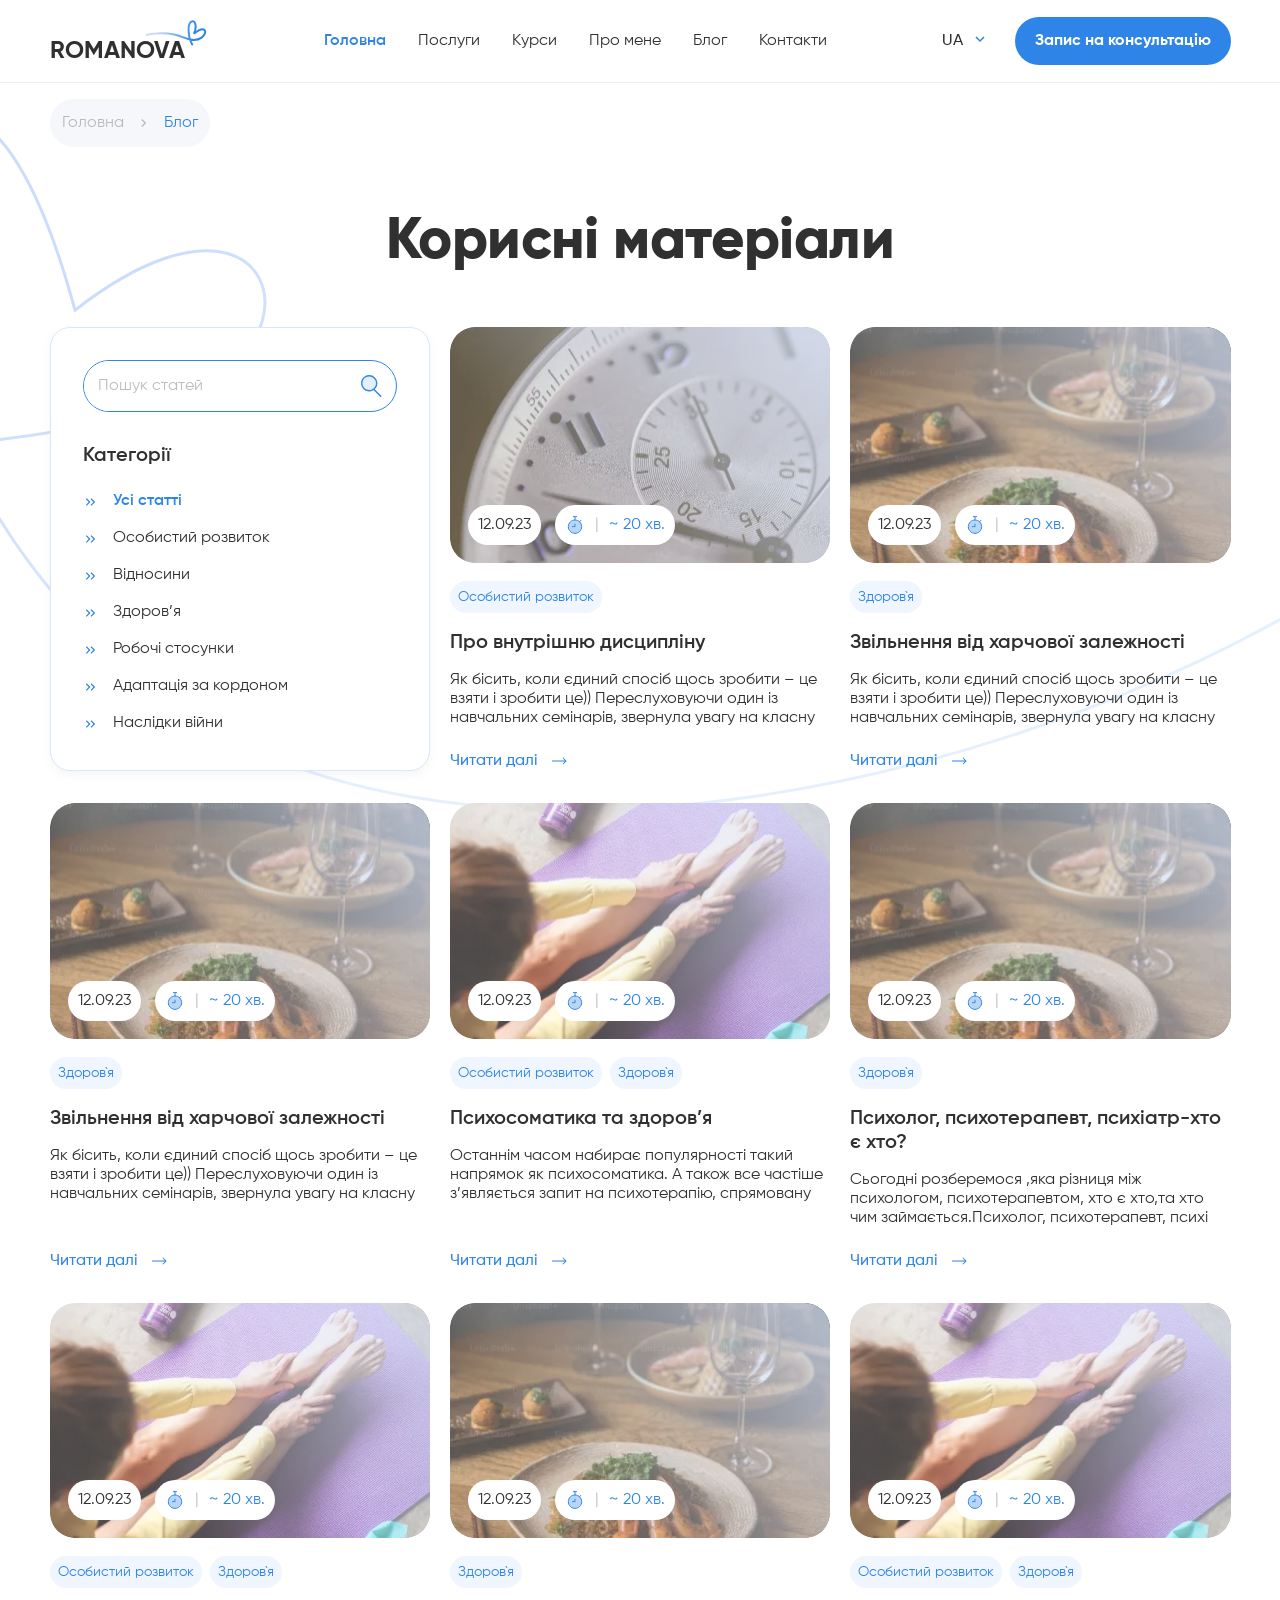
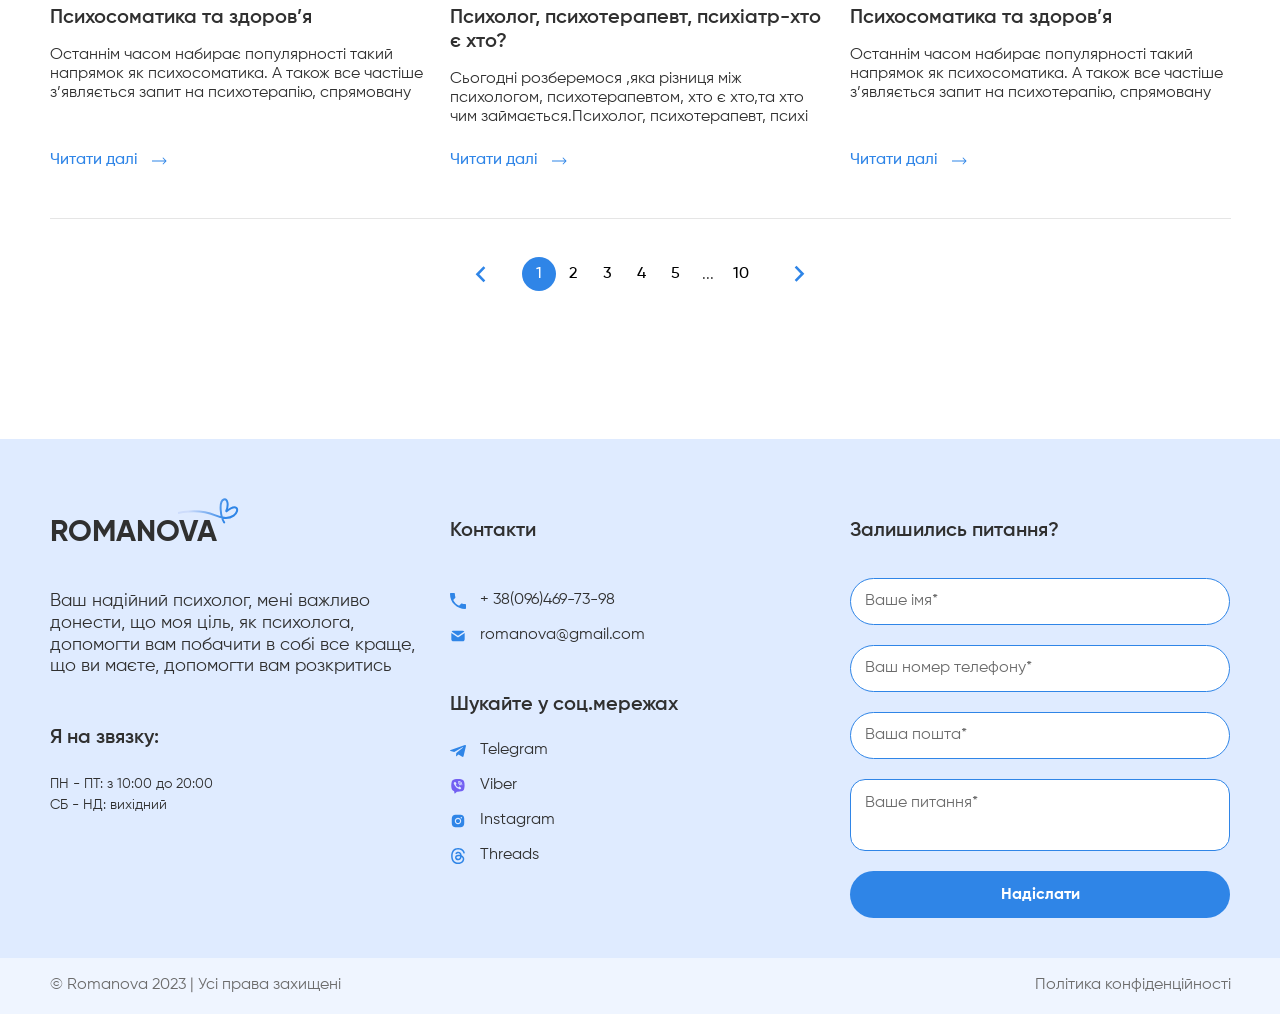
<file: useful-materials.html>
<!DOCTYPE html>
<html lang="uk">

<head>
	<title>Корисні матеріали</title>
	<meta charset="UTF-8">
	<meta name="format-detection" content="telephone=no">
	<link rel="shortcut icon" href="favicon.ico">
	<meta name="viewport" content="width=device-width, initial-scale=1.0">
	<link rel="preload" href="/fonts/Gilroy-Regular.woff2" as="font" type="font/woff2" crossorigin>
	<link rel="preload" href="/fonts/Gilroy-ExtraBold.woff2" as="font" type="font/woff2" crossorigin>
	<link rel="preload" href="/fonts/Gilroy-SemiBold.woff2" as="font" type="font/woff2" crossorigin>

	<link rel="preload" href="css/useful-materials.min.css?_v=20260325153457" as="style" onload="this.rel='stylesheet'">
	<noscript>
		<link rel="stylesheet" href="css/useful-materials.min.css?_v=20260325153457">
	</noscript>
</head>

<body>
	<div class="wrapper">
		<header data-scroll-show class="header">
			<div class="header__main">
				<div class="header__container">
					<a href="/" class="header__logo logo">Romanova</a>
					<nav data-da=".header__bottom, 1071.98, first" class="header__menu menu">
						<ul class="menu__list">
							<li><a href="#" class="active">Головна</a></li>
							<li><a href="#">Послуги</a></li>
							<li><a href="#">Курси</a></li>
							<li><a href="#">Про мене</a></li>
							<li><a href="#">Блог</a></li>
							<li><a href="#">Контакти</a></li>
						</ul>
					</nav>
					<div class="header__actions">
						<div data-da=".header__menu, 767.98, 1" class="header__language-switcher language-switcher">
							<a href='#' class="language-switcher__header filter__select select__current ">UA</a>

							<ul class="language-switcher__list filter__select__list">
								<li class="language-switcher__item filter__select__item">
									<a href="#">UA</a>
								</li>

								<li class="language-switcher__item filter__select__item">
									<a href="#">RU</a>
								</li>

								<li class="language-switcher__item filter__select__item">
									<a href="#">EN</a>
								</li>
							</ul>
						</div>
						<a href="#reservation" data-goto="#reservation" data-goto-header class="header__consultation btn btn-blue"><span>Запис на консультацію</span></a>
						<div class="header__burger">
							<button type="button" class="header__burger-icon" aria-label="Открыть меню"><span></span></button>
						</div>
					</div>
				</div>
			</div>
			<div class="header__bottom">
				<div class="header__contacts contacts-header">
					<div class="contacts-header__caption">Контакти</div>
					<a href="tel:380964697398" class="contacts-header__item">
						<svg>
							<use xlink:href="img/icons/icons.svg#phone"></use>
						</svg>
						<span>+ 38(096)469-73-98</span>
					</a>
					<a href="mailto:romanova@gmail.com" class="contacts-header__item">
						<svg>
							<use xlink:href="img/icons/icons.svg#mail"></use>
						</svg>
						<span>romanova@gmail.com</span>
					</a>
					<a href="#" class="contacts-header__item contacts-header__item_telegram" target='_blank'>
						<svg>
							<use xlink:href="img/icons/icons.svg#mail-filled"></use>
						</svg>
						<span>Telegram</span>
					</a>
					<a href="#" class="contacts-header__item contacts-header__item_viber" target='_blank'>
						<svg>
							<use xlink:href="img/icons/icons.svg#viber"></use>
						</svg>
						<span>Viber</span>
					</a>
					<div class="contacts-header__socials">
						<div class="contacts-header__socials-label">Шукайте у соц. мережах:</div>
						<div class="contacts-header__socials-icons socials">
							<a href="#" class="socials__icon socials__icon-viber">
								<svg>
									<use xlink:href="img/icons/icons.svg#threads"></use>
								</svg>
							</a>
							<a href="#" class="socials__icon socials__icon-telegram">
								<svg>
									<use xlink:href="img/icons/icons.svg#mail-filled"></use>
								</svg>
							</a>
							<a href="#" class="socials__icon socials__icon-instagram">
								<svg>
									<use xlink:href="img/icons/icons.svg#instagram"></use>
								</svg>
							</a>
							<a href="#" class="socials__icon socials__icon-youtube">
								<svg>
									<use xlink:href="img/icons/icons.svg#youtube"></use>
								</svg>
							</a>
						</div>
					</div>
				</div>

				<!--		<div class="header-bottom__language-switcher language-switcher">-->
				<!--			<div class="language-switcher__header filter__select select__current">UA</div>-->

				<!--			<ul class="language-switcher__list filter__select__list">-->
				<!--				<li class="language-switcher__item filter__select__item">-->
				<!--					<a href="#">UA</a>-->
				<!--				</li>-->

				<!--				<li class="language-switcher__item filter__select__item">-->
				<!--					<a href="#">RU</a>-->
				<!--				</li>-->
				<!--			</ul>-->
				<!--		</div>-->
			</div>
		</header>
		<main class="materials-page">
			<nav class="breadcrumbs">
				<div class="breadcrumbs__container">
					<ul>
						<li><a href="#">Головна</a></li>
						<li><a href="#" class="_active">Блог</a></li>
					</ul>
				</div>
			</nav>
			<section class="materials-page__body materials">
				<div class="materials__container">
					<svg class="materials-line" xmlns="http://www.w3.org/2000/svg" width="1920" height="695" viewBox="0 0 1920 695" fill="none">
						<path d="M-160 218.5C63 397.5 546.437 330.572 581.5 203.072C598 143.072 529.5 87.5718 394 193.215C263 -288.928 70.2474 254.838 472.5 573.072C822 849.572 1660.5 613 1934.5 218.5" stroke="url(#paint0_linear_197_113)" stroke-width="3" />
						<linearGradient id="paint0_linear_197_113" x1="638" y1="616.074" x2="348" y2="224.574" gradientUnits="userSpaceOnUse">
							<stop stop-color="#E4F0FE" />
							<stop offset="1" stop-color="#CCDCFB" />
						</linearGradient>
					</svg>
					<h1 class="materials__title title-section">Корисні матеріали</h1>
					<div class="materials__items">
						<div class="materials__filter filter-materials">
							<form id="materials-search-form" class="filter-materials__search">
								<input id="materials-search-input" autocomplete="off" type="text" name="search" placeholder="Пошук статей">
								<button type="submit" class="btn">
									<svg xmlns="http://www.w3.org/2000/svg" width="22" height="22" viewBox="0 0 22 22" fill="none">
										<path d="M16.6973 8.20444C16.6973 9.68649 16.2579 11.1353 15.4345 12.3675C14.6111 13.5998 13.4408 14.5603 12.0716 15.1274C10.7023 15.6946 9.19564 15.843 7.74207 15.5538C6.28849 15.2647 4.9533 14.551 3.90533 13.5031C2.85736 12.4551 2.14368 11.1199 1.85455 9.66633C1.56542 8.21275 1.71381 6.70608 2.28097 5.33684C2.84812 3.96761 3.80857 2.7973 5.04085 1.97391C6.27313 1.15053 7.7219 0.711051 9.20395 0.711051C11.1913 0.711051 13.0973 1.50053 14.5026 2.90581C15.9079 4.3111 16.6973 6.21707 16.6973 8.20444Z" fill="#BAD6F7" fill-opacity="0.4" stroke="#2F85E7" stroke-width="1.4221" />
										<path d="M13.9321 14.4126L20.7692 21.2496" stroke="#2F85E7" stroke-width="1.4221" stroke-linecap="round" />
									</svg>
								</button>
							</form>

							<div class="filter-materials__categories">
								<div class="filter-materials__label">Категорії</div>
								<ul class="filter-materials__categories-list">
									<li class="filter-materials__categories-item _active">
										<a href="#">Усі статті</a>
									</li>
									<li class="filter-materials__categories-item">
										<a href="#">Особистий розвиток</a>
									</li>
									<li class="filter-materials__categories-item">
										<a href="#">Відносини</a>
									</li>
									<li class="filter-materials__categories-item">
										<a href="#">Здоров’я</a>
									</li>
									<li class="filter-materials__categories-item">
										<a href="#">Робочі стосунки</a>
									</li>
									<li class="filter-materials__categories-item">
										<a href="#">Адаптація за кордоном</a>
									</li>
									<li class="filter-materials__categories-item">
										<a href="#">Наслідки війни</a>
									</li>
								</ul>
							</div>
						</div>
						<article class="materials__item item-material">
							<a href="#" class="item-material__img">
								<picture><source data-srcset="img/useful-material/1.webp" srcset="[data-uri]" type="image/webp"><img src="[data-uri]"  data-src="img/useful-material/1.jpg" src="img/useful-material/1.jpg" alt="img"></picture>
								<div class="item-material__info">
									<div class="item-material__info-item item-material__date">12.09.23</div>
									<div class="item-material__info-item item-material__time">
										<svg width="20" height="20" viewBox="0 0 20 20" fill="none" xmlns="http://www.w3.org/2000/svg">
											<mask id="mask0_44_8102" style="mask-type:luminance" maskUnits="userSpaceOnUse" x="2" y="1" width="16" height="18">
												<path d="M10.0007 18.3324C13.6825 18.3324 16.6673 15.3476 16.6673 11.6657C16.6673 7.98379 13.6825 4.99902 10.0007 4.99902C6.31875 4.99902 3.33398 7.98379 3.33398 11.6657C3.33398 15.3476 6.31875 18.3324 10.0007 18.3324Z" fill="#555555" stroke="white" />
												<path d="M11.6667 1.66602H8.33333M10 1.66602V4.99935M14.5833 6.66602L15.8333 5.41602M10 9.16602V11.666H7.5" stroke="white" stroke-linecap="round" stroke-linejoin="round" />
											</mask>
											<g mask="url(#mask0_44_8102)">
												<path d="M0 0H20V20H0V0Z" fill="#2F85E7" />
											</g>
										</svg>
										|<span>~ 20 хв.</span>
									</div>
								</div>
							</a>
							<div class="item-material__content">
								<ul class="item-material__tags">
									<li>Особистий розвиток</li>
								</ul>
								<a href="#">
									<h3 class="item-material__title">Про внутрішню дисципліну</h3>
								</a>
								<p class="item-material__text">Як бісить, коли єдиний спосіб щось зробити – це взяти і зробити це)) Переслуховуючи один із навчальних семінарів, звернула увагу на класну</p>
								<a href="#" class="item-material__more">
									<span>Читати далі</span>
									<svg>
										<use xlink:href="img/icons/icons.svg#arrow"></use>
									</svg>
								</a>
							</div>
						</article>
						<article class="materials__item item-material">
							<a href="#" class="item-material__img">
								<picture><source data-srcset="img/useful-material/2.webp" srcset="[data-uri]" type="image/webp"><img src="[data-uri]"  data-src="img/useful-material/2.jpg" src="img/useful-material/2.jpg" alt="img"></picture>
								<div class="item-material__info">
									<div class="item-material__info-item item-material__date">12.09.23</div>
									<div class="item-material__info-item item-material__time">
										<svg width="20" height="20" viewBox="0 0 20 20" fill="none" xmlns="http://www.w3.org/2000/svg">
											<mask id="mask0_44_8102" style="mask-type:luminance" maskUnits="userSpaceOnUse" x="2" y="1" width="16" height="18">
												<path d="M10.0007 18.3324C13.6825 18.3324 16.6673 15.3476 16.6673 11.6657C16.6673 7.98379 13.6825 4.99902 10.0007 4.99902C6.31875 4.99902 3.33398 7.98379 3.33398 11.6657C3.33398 15.3476 6.31875 18.3324 10.0007 18.3324Z" fill="#555555" stroke="white" />
												<path d="M11.6667 1.66602H8.33333M10 1.66602V4.99935M14.5833 6.66602L15.8333 5.41602M10 9.16602V11.666H7.5" stroke="white" stroke-linecap="round" stroke-linejoin="round" />
											</mask>
											<g mask="url(#mask0_44_8102)">
												<path d="M0 0H20V20H0V0Z" fill="#2F85E7" />
											</g>
										</svg>
										|<span>~ 20 хв.</span>
									</div>
								</div>
							</a>
							<div class="item-material__content">
								<ul class="item-material__tags">
									<li>Здоров`я</li>
								</ul>
								<a href="#">
									<h3 class="item-material__title">Звільнення від харчової залежності</h3>
								</a>
								<p class="item-material__text">Як бісить, коли єдиний спосіб щось зробити – це взяти і зробити це)) Переслуховуючи один із навчальних семінарів, звернула увагу на класну</p>
								<a href="#" class="item-material__more">
									<span>Читати далі</span>
									<svg>
										<use xlink:href="img/icons/icons.svg#arrow"></use>
									</svg>
								</a>
							</div>
						</article>
						<article class="materials__item item-material">
							<a href="#" class="item-material__img">
								<picture><source data-srcset="img/useful-material/2.webp" srcset="[data-uri]" type="image/webp"><img src="[data-uri]"  data-src="img/useful-material/2.jpg" src="img/useful-material/2.jpg" alt="img"></picture>
								<div class="item-material__info">
									<div class="item-material__info-item item-material__date">12.09.23</div>
									<div class="item-material__info-item item-material__time">
										<svg width="20" height="20" viewBox="0 0 20 20" fill="none" xmlns="http://www.w3.org/2000/svg">
											<mask id="mask0_44_8102" style="mask-type:luminance" maskUnits="userSpaceOnUse" x="2" y="1" width="16" height="18">
												<path d="M10.0007 18.3324C13.6825 18.3324 16.6673 15.3476 16.6673 11.6657C16.6673 7.98379 13.6825 4.99902 10.0007 4.99902C6.31875 4.99902 3.33398 7.98379 3.33398 11.6657C3.33398 15.3476 6.31875 18.3324 10.0007 18.3324Z" fill="#555555" stroke="white" />
												<path d="M11.6667 1.66602H8.33333M10 1.66602V4.99935M14.5833 6.66602L15.8333 5.41602M10 9.16602V11.666H7.5" stroke="white" stroke-linecap="round" stroke-linejoin="round" />
											</mask>
											<g mask="url(#mask0_44_8102)">
												<path d="M0 0H20V20H0V0Z" fill="#2F85E7" />
											</g>
										</svg>
										|<span>~ 20 хв.</span>
									</div>
								</div>
							</a>
							<div class="item-material__content">
								<ul class="item-material__tags">
									<li>Здоров`я</li>
								</ul>
								<a href="#">
									<h3 class="item-material__title">Звільнення від харчової залежності</h3>
								</a>
								<p class="item-material__text">Як бісить, коли єдиний спосіб щось зробити – це взяти і зробити це)) Переслуховуючи один із навчальних семінарів, звернула увагу на класну</p>
								<a href="#" class="item-material__more">
									<span>Читати далі</span>
									<svg>
										<use xlink:href="img/icons/icons.svg#arrow"></use>
									</svg>
								</a>
							</div>
						</article>
						<article class="materials__item item-material">
							<a href="#" class="item-material__img">
								<picture><source data-srcset="img/useful-material/3.webp" srcset="[data-uri]" type="image/webp"><img src="[data-uri]"  data-src="img/useful-material/3.png" src="img/useful-material/3.png" alt="img"></picture>
								<div class="item-material__info">
									<div class="item-material__info-item item-material__date">12.09.23</div>
									<div class="item-material__info-item item-material__time">
										<svg width="20" height="20" viewBox="0 0 20 20" fill="none" xmlns="http://www.w3.org/2000/svg">
											<mask id="mask0_44_8102" style="mask-type:luminance" maskUnits="userSpaceOnUse" x="2" y="1" width="16" height="18">
												<path d="M10.0007 18.3324C13.6825 18.3324 16.6673 15.3476 16.6673 11.6657C16.6673 7.98379 13.6825 4.99902 10.0007 4.99902C6.31875 4.99902 3.33398 7.98379 3.33398 11.6657C3.33398 15.3476 6.31875 18.3324 10.0007 18.3324Z" fill="#555555" stroke="white" />
												<path d="M11.6667 1.66602H8.33333M10 1.66602V4.99935M14.5833 6.66602L15.8333 5.41602M10 9.16602V11.666H7.5" stroke="white" stroke-linecap="round" stroke-linejoin="round" />
											</mask>
											<g mask="url(#mask0_44_8102)">
												<path d="M0 0H20V20H0V0Z" fill="#2F85E7" />
											</g>
										</svg>
										|<span>~ 20 хв.</span>
									</div>
								</div>
							</a>
							<div class="item-material__content">
								<ul class="item-material__tags">
									<li>Особистий розвиток</li>
									<li>Здоров`я</li>
								</ul>
								<a href="#">
									<h3 class="item-material__title">Психосоматика та здоров’я</h3>
								</a>
								<p class="item-material__text">Останнім часом набирає популярності такий напрямок як психосоматика. А також все частіше з’являється запит на психотерапію, спрямовану</p>
								<a href="#" class="item-material__more">
									<span>Читати далі</span>
									<svg>
										<use xlink:href="img/icons/icons.svg#arrow"></use>
									</svg>
								</a>
							</div>
						</article>
						<article class="materials__item item-material">
							<a href="#" class="item-material__img">
								<picture><source data-srcset="img/useful-material/2.webp" srcset="[data-uri]" type="image/webp"><img src="[data-uri]"  data-src="img/useful-material/2.jpg" src="img/useful-material/2.jpg" alt="img"></picture>
								<div class="item-material__info">
									<div class="item-material__info-item item-material__date">12.09.23</div>
									<div class="item-material__info-item item-material__time">
										<svg width="20" height="20" viewBox="0 0 20 20" fill="none" xmlns="http://www.w3.org/2000/svg">
											<mask id="mask0_44_8102" style="mask-type:luminance" maskUnits="userSpaceOnUse" x="2" y="1" width="16" height="18">
												<path d="M10.0007 18.3324C13.6825 18.3324 16.6673 15.3476 16.6673 11.6657C16.6673 7.98379 13.6825 4.99902 10.0007 4.99902C6.31875 4.99902 3.33398 7.98379 3.33398 11.6657C3.33398 15.3476 6.31875 18.3324 10.0007 18.3324Z" fill="#555555" stroke="white" />
												<path d="M11.6667 1.66602H8.33333M10 1.66602V4.99935M14.5833 6.66602L15.8333 5.41602M10 9.16602V11.666H7.5" stroke="white" stroke-linecap="round" stroke-linejoin="round" />
											</mask>
											<g mask="url(#mask0_44_8102)">
												<path d="M0 0H20V20H0V0Z" fill="#2F85E7" />
											</g>
										</svg>
										|<span>~ 20 хв.</span>
									</div>
								</div>
							</a>
							<div class="item-material__content">
								<ul class="item-material__tags">
									<li>Здоров`я</li>
								</ul>
								<a href="#">
									<h3 class="item-material__title">Психолог, психотерапевт, психіатр-хто є хто?</h3>
								</a>
								<p class="item-material__text">Сьогодні розберемося ,яка різниця між психологом, психотерапевтом, хто є хто,та хто чим займається.Психолог, психотерапевт, психі</p>
								<a href="#" class="item-material__more">
									<span>Читати далі</span>
									<svg>
										<use xlink:href="img/icons/icons.svg#arrow"></use>
									</svg>
								</a>
							</div>
						</article>
						<article class="materials__item item-material">
							<a href="#" class="item-material__img">
								<picture><source data-srcset="img/useful-material/3.webp" srcset="[data-uri]" type="image/webp"><img src="[data-uri]"  data-src="img/useful-material/3.png" src="img/useful-material/3.png" alt="img"></picture>
								<div class="item-material__info">
									<div class="item-material__info-item item-material__date">12.09.23</div>
									<div class="item-material__info-item item-material__time">
										<svg width="20" height="20" viewBox="0 0 20 20" fill="none" xmlns="http://www.w3.org/2000/svg">
											<mask id="mask0_44_8102" style="mask-type:luminance" maskUnits="userSpaceOnUse" x="2" y="1" width="16" height="18">
												<path d="M10.0007 18.3324C13.6825 18.3324 16.6673 15.3476 16.6673 11.6657C16.6673 7.98379 13.6825 4.99902 10.0007 4.99902C6.31875 4.99902 3.33398 7.98379 3.33398 11.6657C3.33398 15.3476 6.31875 18.3324 10.0007 18.3324Z" fill="#555555" stroke="white" />
												<path d="M11.6667 1.66602H8.33333M10 1.66602V4.99935M14.5833 6.66602L15.8333 5.41602M10 9.16602V11.666H7.5" stroke="white" stroke-linecap="round" stroke-linejoin="round" />
											</mask>
											<g mask="url(#mask0_44_8102)">
												<path d="M0 0H20V20H0V0Z" fill="#2F85E7" />
											</g>
										</svg>
										|<span>~ 20 хв.</span>
									</div>
								</div>
							</a>
							<div class="item-material__content">
								<ul class="item-material__tags">
									<li>Особистий розвиток</li>
									<li>Здоров`я</li>
								</ul>
								<a href="#">
									<h3 class="item-material__title">Психосоматика та здоров’я</h3>
								</a>
								<p class="item-material__text">Останнім часом набирає популярності такий напрямок як психосоматика. А також все частіше з’являється запит на психотерапію, спрямовану</p>
								<a href="#" class="item-material__more">
									<span>Читати далі</span>
									<svg>
										<use xlink:href="img/icons/icons.svg#arrow"></use>
									</svg>
								</a>
							</div>
						</article>
						<article class="materials__item item-material">
							<a href="#" class="item-material__img">
								<picture><source data-srcset="img/useful-material/2.webp" srcset="[data-uri]" type="image/webp"><img src="[data-uri]"  data-src="img/useful-material/2.jpg" src="img/useful-material/2.jpg" alt="img"></picture>
								<div class="item-material__info">
									<div class="item-material__info-item item-material__date">12.09.23</div>
									<div class="item-material__info-item item-material__time">
										<svg width="20" height="20" viewBox="0 0 20 20" fill="none" xmlns="http://www.w3.org/2000/svg">
											<mask id="mask0_44_8102" style="mask-type:luminance" maskUnits="userSpaceOnUse" x="2" y="1" width="16" height="18">
												<path d="M10.0007 18.3324C13.6825 18.3324 16.6673 15.3476 16.6673 11.6657C16.6673 7.98379 13.6825 4.99902 10.0007 4.99902C6.31875 4.99902 3.33398 7.98379 3.33398 11.6657C3.33398 15.3476 6.31875 18.3324 10.0007 18.3324Z" fill="#555555" stroke="white" />
												<path d="M11.6667 1.66602H8.33333M10 1.66602V4.99935M14.5833 6.66602L15.8333 5.41602M10 9.16602V11.666H7.5" stroke="white" stroke-linecap="round" stroke-linejoin="round" />
											</mask>
											<g mask="url(#mask0_44_8102)">
												<path d="M0 0H20V20H0V0Z" fill="#2F85E7" />
											</g>
										</svg>
										|<span>~ 20 хв.</span>
									</div>
								</div>
							</a>
							<div class="item-material__content">
								<ul class="item-material__tags">
									<li>Здоров`я</li>
								</ul>
								<a href="#">
									<h3 class="item-material__title">Психолог, психотерапевт, психіатр-хто є хто?</h3>
								</a>
								<p class="item-material__text">Сьогодні розберемося ,яка різниця між психологом, психотерапевтом, хто є хто,та хто чим займається.Психолог, психотерапевт, психі</p>
								<a href="#" class="item-material__more">
									<span>Читати далі</span>
									<svg>
										<use xlink:href="img/icons/icons.svg#arrow"></use>
									</svg>
								</a>
							</div>
						</article>
						<article class="materials__item item-material">
							<a href="#" class="item-material__img">
								<picture><source data-srcset="img/useful-material/3.webp" srcset="[data-uri]" type="image/webp"><img src="[data-uri]"  data-src="img/useful-material/3.png" src="img/useful-material/3.png" alt="img"></picture>
								<div class="item-material__info">
									<div class="item-material__info-item item-material__date">12.09.23</div>
									<div class="item-material__info-item item-material__time">
										<svg width="20" height="20" viewBox="0 0 20 20" fill="none" xmlns="http://www.w3.org/2000/svg">
											<mask id="mask0_44_8102" style="mask-type:luminance" maskUnits="userSpaceOnUse" x="2" y="1" width="16" height="18">
												<path d="M10.0007 18.3324C13.6825 18.3324 16.6673 15.3476 16.6673 11.6657C16.6673 7.98379 13.6825 4.99902 10.0007 4.99902C6.31875 4.99902 3.33398 7.98379 3.33398 11.6657C3.33398 15.3476 6.31875 18.3324 10.0007 18.3324Z" fill="#555555" stroke="white" />
												<path d="M11.6667 1.66602H8.33333M10 1.66602V4.99935M14.5833 6.66602L15.8333 5.41602M10 9.16602V11.666H7.5" stroke="white" stroke-linecap="round" stroke-linejoin="round" />
											</mask>
											<g mask="url(#mask0_44_8102)">
												<path d="M0 0H20V20H0V0Z" fill="#2F85E7" />
											</g>
										</svg>
										|<span>~ 20 хв.</span>
									</div>
								</div>
							</a>
							<div class="item-material__content">
								<ul class="item-material__tags">
									<li>Особистий розвиток</li>
									<li>Здоров`я</li>
								</ul>
								<a href="#">
									<h3 class="item-material__title">Психосоматика та здоров’я</h3>
								</a>
								<p class="item-material__text">Останнім часом набирає популярності такий напрямок як психосоматика. А також все частіше з’являється запит на психотерапію, спрямовану</p>
								<a href="#" class="item-material__more">
									<span>Читати далі</span>
									<svg>
										<use xlink:href="img/icons/icons.svg#arrow"></use>
									</svg>
								</a>
							</div>
						</article>
					</div>
					<div class="pagging">
						<a href="#" class="pagging__arrow _disabled">
							<svg width="30" height="30">
								<use xlink:href="img/icons/icons.svg#slider-nav"></use>
							</svg>
						</a>
						<ul class="pagging__list">
							<li>
								<a href="#" class="pagging__item _active">1</a>
							</li>
							<li>
								<a href="#" class="pagging__item">2</a>
							</li>
							<li>
								<a href="#" class="pagging__item">3</a>
							</li>
							<li>
								<a href="#" class="pagging__item">4</a>
							</li>
							<li>
								<a href="#" class="pagging__item">5</a>
							</li>
							<li>
								<span>...</span>
							</li>
							<li>
								<a href="#" class="pagging__item">10</a>
							</li>
						</ul>
						<a href="#" class="pagging__arrow">
							<svg width="30" height="30">
								<use xlink:href="img/icons/icons.svg#slider-nav"></use>
							</svg>
						</a>
					</div>
				</div>
			</section>
		</main>
		<footer class="footer">
			<div class="footer__container">
				<div class="footer__body">
					<div class="footer__column">
						<a href="#" class="footer__logo logo" aria-label="Перейти на головну сторінку">Romanova</a>
						<p class="footer__text">Ваш надійний психолог, мені важливо донести, що моя ціль, як психолога, допомогти вам побачити в собі все краще, що ви маєте, допомогти вам розкритись</p>
						<div class="footer__schedule schedule">
							<div class="schedule__label">Я на звязку:</div>
							<p class="schedule__value">
								<time datetime="T10:00">ПН - ПТ: з 10:00 до 20:00</time>
							</p>
							<p class="schedule__value">СБ - НД: вихідний</p>
						</div>
					</div>
					<div class="footer__column contacts-info">
						<div class="contacts-info__caption">Контакти</div>
						<div class="contacts-info__items">
							<a href="tel:380964697398" class="contacts-info__link" aria-label="Телефон: +38(096)469-73-98">
								<svg>
									<use xlink:href="img/icons/icons.svg#phone"></use>
								</svg>
								<span>+ 38(096)469-73-98</span>
							</a>
							<a href="mailto:romanova@gmail.com" class="contacts-info__link">
								<svg>
									<use xlink:href="img/icons/icons.svg#mail"></use>
								</svg>
								<span>romanova@gmail.com</span>
							</a>
						</div>
						<div class="contacts-info__caption contacts-info__caption--footer">Шукайте у соц.мережах</div>
						<div class="contacts-info__items">
							<a href="#" class="contacts-info__link contacts-info__link_telegram">
								<svg>
									<use xlink:href="img/icons/icons.svg#mail-filled"></use>
								</svg>
								<span>Telegram</span>
							</a>
							<a href="#" class="contacts-info__link contacts-info__link_viber">
								<svg>
									<use xlink:href="img/icons/icons.svg#viber"></use>
								</svg>
								<span>Viber</span>
							</a>
							<a href="#" class="contacts-info__link contacts-info__link_viber">
								<svg>
									<use xlink:href="img/icons/icons.svg#instagram"></use>
								</svg>
								<span>Instagram</span>
							</a>
							<a href="#" class="contacts-info__link contacts-info__link_viber">
								<svg>
									<use xlink:href="img/icons/icons.svg#threads"></use>
								</svg>
								<span>Threads</span>
							</a>
						</div>
					</div>
					<form data-ajax action="https://jsonplaceholder.typicode.com/users" method="post" class="footer__column form-footer" data-popup-message="#success-send">
						<div class="footer__column-caption form-footer__caption">Залишились питання?</div>
						<div class="form-footer__inputs">
							<div class="form-footer__input">
								<input data-required type="text" name="name" placeholder="Ваше імя*" class="input" aria-label="Ваше ім'я">
							</div>
							<div class="form-footer__input">
								<input data-required type="tel" name="phone" placeholder="Ваш номер телефону*" class="input" aria-label="Ваш номер телефону">
							</div>
							<div class="form-footer__input">
								<input data-required type="email" name="email" placeholder="Ваша пошта*" class="input" aria-label="Ваша пошта">
							</div>
							<div class="form-footer__input">
								<textarea name="message" cols="30" rows="10" placeholder="Ваше питання*"></textarea>
							</div>
						</div>
						<button type="submit" id="submitBtn" class="form-footer__submit btn btn-blue" aria-label="Надіслати форму">Надіслати</button>
					</form>
				</div>
			</div>
			<div class="footer__bottom">
				<div class="footer__container">
					<p class="footer__copyright-text">© Romanova 2023 | Усі права захищені</p>
					<a href="privacy-policy.html" class="footer__privacy-policy">Політика конфіденційності</a>
				</div>
			</div>
		</footer>
	</div>

	<script src="js/useful-materials.min.js?_v=20260325153457" defer></script>
	<script src="js/main.min.js?_v=20260325153457" defer></script>

	<div id="success-send" class="popup reservation-popup">
		<div class="popup__wrapper">
			<svg class="popup-line" xmlns="http://www.w3.org/2000/svg" width="1920" height="673" viewBox="0 0 1920 673" fill="none">
				<path d="M1970 220.572C1747 399.572 1308.56 330.572 1273.5 203.072C1257 143.072 1325.5 87.5718 1461 193.215C1592 -288.928 1784.75 254.838 1382.5 573.072C1033 849.572 266 490.5 -8 96" stroke="url(#paint0_linear_242_2373)" stroke-width="3" />
				<defs>
					<linearGradient id="paint0_linear_242_2373" x1="676" y1="623.5" x2="1793.5" y2="291.5" gradientUnits="userSpaceOnUse">
						<stop stop-color="white" />
						<stop offset="1" stop-color="#8DC1FF" />
					</linearGradient>
				</defs>
			</svg>
			<div class="popup__content">
				<button data-close type="button" class="popup__close">
					<svg xmlns="http://www.w3.org/2000/svg" width="34" height="34" viewBox="0 0 34 34" fill="none">
						<path d="M9.91602 9.91699L24.0827 24.0837M9.91602 24.0837L24.0827 9.91699" stroke="#87BFFF" stroke-width="3.54167" stroke-linecap="round" stroke-linejoin="round" />
					</svg>
				</button>
				<div class="reservation-popup__content">
					<div class="reservation-popup__number title-section">Ваше повідомлення відправлено</div>
				</div>
			</div>
		</div>
	</div>
</body>

</html>
</file>
<file: css/about.min.css>
@font-face{font-family:Gilroy;font-display:swap;src:url(../fonts/Gilroy-Bold.woff2) format("woff2"),url(../fonts/Gilroy-Bold.woff) format("woff");font-weight:700;font-style:normal}@font-face{font-family:Gilroy;font-display:swap;src:url(../fonts/Gilroy-Regular.woff2) format("woff2"),url(../fonts/Gilroy-Regular.woff) format("woff");font-weight:400;font-style:normal}@font-face{font-family:Gilroy;font-display:swap;src:url(../fonts/Gilroy-SemiBold.woff2) format("woff2"),url(../fonts/Gilroy-SemiBold.woff) format("woff");font-weight:600;font-style:normal}@font-face{font-family:Gilroy;font-display:swap;src:url(../fonts/Gilroy-Medium.woff2) format("woff2"),url(../fonts/Gilroy-Medium.woff) format("woff");font-weight:500;font-style:normal}@font-face{font-family:Gilroy;font-display:swap;src:url(../fonts/Gilroy-ExtraBold.woff2) format("woff2"),url(../fonts/Gilroy-ExtraBold.woff) format("woff");font-weight:800;font-style:normal}[class*=__container]{width:100%;margin:0 auto;max-width:1245px;padding:0 32px}@media (max-width:47.99875em){[class*=__container]{padding:0 10px}}*{padding:0;margin:0;border:0}*,:after,:before{-webkit-box-sizing:border-box;box-sizing:border-box}body,html{height:100%;min-width:320px}body{color:#303030;line-height:1;font-family:Gilroy,Arial,sans-serif;font-size:16px;-ms-text-size-adjust:100%;-moz-text-size-adjust:100%;-webkit-text-size-adjust:100%;-webkit-font-smoothing:antialiased;-moz-osx-font-smoothing:grayscale}button,input,textarea{font-family:Gilroy;font-size:inherit}button{outline:0;cursor:pointer;color:inherit;background-color:transparent;-webkit-transition:all .2s ease 0s;transition:all .2s ease 0s}a{color:inherit;text-decoration:none;-webkit-transition:all .2s ease 0s;transition:all .2s ease 0s}ul li{list-style:none}img{vertical-align:top}h1,h2,h3,h4,h5,h6{font-weight:inherit;font-size:inherit}body{font-weight:400;background:#fff}.lock body{overflow:hidden;-ms-touch-action:none;touch-action:none;-ms-scroll-chaining:none;overscroll-behavior:none}.wrapper{min-height:100%;display:-webkit-box;display:-ms-flexbox;display:flex;-webkit-box-orient:vertical;-webkit-box-direction:normal;-ms-flex-direction:column;flex-direction:column;overflow:hidden}@supports (overflow:clip){.wrapper{overflow:clip}}.wrapper>main{-webkit-box-flex:1;-ms-flex:1 1 auto;flex:1 1 auto}.wrapper>*{min-width:0}.title-section{text-align:center;font-size:58px;font-weight:800;line-height:1.2068965517}.title-section span{color:#2f85e7}.socials{display:-webkit-box;display:-ms-flexbox;display:flex;-webkit-box-align:center;-ms-flex-align:center;align-items:center;-webkit-column-gap:16px;-moz-column-gap:16px;column-gap:16px}.socials__icon{border-radius:50%;background:#fff;-webkit-box-shadow:0 4px 4px 0 rgba(3,26,227,.04);box-shadow:0 4px 4px 0 rgba(3,26,227,.04);-webkit-box-flex:0;-ms-flex:0 0 44px;flex:0 0 44px;width:44px;height:44px;border:5px solid rgba(47,133,231,.3);-webkit-transition:all .3s ease 0s;transition:all .3s ease 0s;display:-webkit-box;display:-ms-flexbox;display:flex;-webkit-box-pack:center;-ms-flex-pack:center;justify-content:center;-webkit-box-align:center;-ms-flex-align:center;align-items:center}.socials__icon svg{-webkit-transition:all .3s ease 0s;transition:all .3s ease 0s}@media (any-hover:hover){.socials__icon:hover svg{-webkit-transform:scale(1.2);-ms-transform:scale(1.2);transform:scale(1.2)}}.socials__icon-viber svg{width:20px;height:20px;fill:#2f85e7}.socials__icon-telegram svg{width:20px;height:20px;fill:#2f85e7}.socials__icon-call svg{width:16px;height:16px;fill:#2f85e7}.socials__icon-instagram svg{width:23px;height:23px;fill:#2f85e7}.socials__icon-youtube svg{width:24px;height:24px;fill:#2f85e7}.logo{max-width:-webkit-max-content;max-width:-moz-max-content;max-width:max-content;text-transform:uppercase;font-weight:700;line-height:120%}.logo::before{content:"";display:block;background:url(../img/logo.svg) right no-repeat;width:61px;height:34px;margin-left:auto;margin-bottom:-13px;-webkit-transform:translateX(22px);-ms-transform:translateX(22px);transform:translateX(22px)}.swiper-pagination{display:-webkit-box;display:-ms-flexbox;display:flex;-webkit-column-gap:4px;-moz-column-gap:4px;column-gap:4px;-webkit-box-align:center;-ms-flex-align:center;align-items:center;-webkit-box-pack:center;-ms-flex-pack:center;justify-content:center}.swiper-pagination .swiper-pagination-bullet{width:10px;height:10px;border-radius:50%;background-color:#fff;border:1px solid #fff}.swiper-pagination .swiper-pagination-bullet-active{background-color:#2f85e7}.icon-service{position:relative;display:-webkit-box;display:-ms-flexbox;display:flex;-webkit-box-pack:center;-ms-flex-pack:center;justify-content:center;-webkit-box-align:center;-ms-flex-align:center;align-items:center;width:88px;min-height:88px;border-radius:50%;background-color:#fff;border:1px solid #a1cdff}.icon-service::after,.icon-service::before{content:"";position:absolute;left:50%;top:50%;-webkit-transform:translate(-50%,-50%);-ms-transform:translate(-50%,-50%);transform:translate(-50%,-50%);border-radius:50%}.icon-service::before{width:99px;height:99px;background:linear-gradient(135deg,rgba(195,223,255,.67) 16.64%,rgba(223,235,255,0) 84.32%)}.icon-service::after{-webkit-transform:translate(-50%,-50%);-ms-transform:translate(-50%,-50%);transform:translate(-50%,-50%);background-color:#fff;width:100%;height:100%}.icon-service svg{position:relative;z-index:2;width:44px;height:44px}.desc-label{position:relative;display:-webkit-inline-box;display:-ms-inline-flexbox;display:inline-flex;-webkit-box-align:center;-ms-flex-align:center;align-items:center;-webkit-column-gap:14px;-moz-column-gap:14px;column-gap:14px;border-radius:100px;background:#fff;-webkit-box-shadow:0 4px 8px 0 rgba(0,0,0,.12);box-shadow:0 4px 8px 0 rgba(0,0,0,.12);padding:14px;color:#c2bebe;font-size:23px;-webkit-column-gap:12px;-moz-column-gap:12px;column-gap:12px;z-index:2}.desc-label span{background:url(../img/icons/head.svg) center no-repeat;width:30px;height:25px;background-size:contain}@media (max-width:61.99875em){.desc-label span{width:20px;height:15px}}.desc-label strong{color:#2f85e7;font-size:24px;font-weight:600}@media (max-width:61.99875em){.desc-label strong{font-size:18px}}@media (max-width:61.99875em){.desc-label{padding:12px 14px}}@media (max-width:47.99875em){.desc-label{padding:10px;-webkit-column-gap:11px;-moz-column-gap:11px;column-gap:11px;font-size:11px}}.about__img{-webkit-box-flex:1;-ms-flex:1 1 auto;flex:1 1 auto;position:relative}.about__img img{width:auto;height:auto;position:relative;display:block;z-index:1;max-width:100%;min-width:400px}@media (max-width:61.99875em){.about__img img{min-width:359px}}@media (max-width:47.99875em){.about__img img{min-width:0}}.about__img::before{content:"";left:0;top:0;position:absolute;width:75.5646817248%;height:546px;border-radius:300px 300px 0 0;background:-webkit-gradient(linear,left top,left bottom,from(#dfebff),to(rgba(217,217,217,0)));background:linear-gradient(180deg,#dfebff 0,rgba(217,217,217,0) 100%);-webkit-filter:blur(75px);filter:blur(75px);z-index:-1}.about__img::after{content:"";background:#fff;-webkit-filter:blur(15px);filter:blur(15px);position:absolute;bottom:-40px;left:0;height:92px;width:100%;z-index:3}@media (max-width:47.99875em){.about__img{margin-bottom:32px}}.about__img-icon{position:absolute;display:-webkit-box;display:-ms-flexbox;display:flex;-webkit-box-pack:center;-ms-flex-pack:center;justify-content:center;-webkit-box-align:center;-ms-flex-align:center;align-items:center}.about__img-icon::before{content:"";display:block}.about__img-icon-1{top:6.7765567766%;left:9.8562628337%;border-radius:8px;background:#fff;-webkit-box-shadow:0 4px 4px 0 rgba(0,0,0,.25);box-shadow:0 4px 4px 0 rgba(0,0,0,.25)}@media (min-width:75em){.about__img-icon-1{width:3.75rem}}@media (min-width:20em) and (max-width:75em){@supports (width:clamp(2.6875rem ,2.3011363636rem + 1.9318181818vw ,3.75rem)){.about__img-icon-1{width:clamp(2.6875rem ,2.3011363636rem + 1.9318181818vw ,3.75rem)}}@supports not (width:clamp(2.6875rem ,2.3011363636rem + 1.9318181818vw ,3.75rem)){.about__img-icon-1{width:calc(2.6875rem + 1.0625 * (100vw - 20rem)/ 55)}}}@media (max-width:20em){.about__img-icon-1{width:2.6875rem}}@media (min-width:75em){.about__img-icon-1{height:3.75rem}}@media (min-width:20em) and (max-width:75em){@supports (height:clamp(2.6875rem ,2.3011363636rem + 1.9318181818vw ,3.75rem)){.about__img-icon-1{height:clamp(2.6875rem ,2.3011363636rem + 1.9318181818vw ,3.75rem)}}@supports not (height:clamp(2.6875rem ,2.3011363636rem + 1.9318181818vw ,3.75rem)){.about__img-icon-1{height:calc(2.6875rem + 1.0625 * (100vw - 20rem)/ 55)}}}@media (max-width:20em){.about__img-icon-1{height:2.6875rem}}.about__img-icon-1::before{background:url(../img/icons/hand-heart.svg) center no-repeat;background-size:contain}@media (min-width:75em){.about__img-icon-1::before{width:2rem}}@media (min-width:20em) and (max-width:75em){@supports (width:clamp(1.6875rem ,1.5738636364rem + 0.5681818182vw ,2rem)){.about__img-icon-1::before{width:clamp(1.6875rem ,1.5738636364rem + .5681818182vw ,2rem)}}@supports not (width:clamp(1.6875rem ,1.5738636364rem + 0.5681818182vw ,2rem)){.about__img-icon-1::before{width:calc(1.6875rem + .3125 * (100vw - 20rem)/ 55)}}}@media (max-width:20em){.about__img-icon-1::before{width:1.6875rem}}@media (min-width:75em){.about__img-icon-1::before{height:2rem}}@media (min-width:20em) and (max-width:75em){@supports (height:clamp(1.6875rem ,1.5738636364rem + 0.5681818182vw ,2rem)){.about__img-icon-1::before{height:clamp(1.6875rem ,1.5738636364rem + .5681818182vw ,2rem)}}@supports not (height:clamp(1.6875rem ,1.5738636364rem + 0.5681818182vw ,2rem)){.about__img-icon-1::before{height:calc(1.6875rem + .3125 * (100vw - 20rem)/ 55)}}}@media (max-width:20em){.about__img-icon-1::before{height:1.6875rem}}@media (max-width:61.99875em){.about__img-icon-1{top:6.5957446809%;left:6.6852367688%}}@media (max-width:47.99875em){.about__img-icon-1{top:6.5957446809%;left:15.3203342618%}}.about__confidence{position:absolute;bottom:20.1465201465%;border-radius:8px;background:#fff;-webkit-box-shadow:0 4px 4px 0 rgba(114,125,147,.14);box-shadow:0 4px 4px 0 rgba(114,125,147,.14);display:-webkit-box;display:-ms-flexbox;display:flex;-webkit-box-align:center;-ms-flex-align:center;align-items:center;color:#2f85e7;z-index:3;line-height:1.1428571429;min-width:204px}@media (min-width:75em){.about__confidence{padding:.5rem}}@media (min-width:20em) and (max-width:75em){@supports (padding:clamp(0.3125rem ,0.2443181818rem + 0.3409090909vw ,0.5rem)){.about__confidence{padding:clamp(.3125rem ,.2443181818rem + .3409090909vw ,.5rem)}}@supports not (padding:clamp(0.3125rem ,0.2443181818rem + 0.3409090909vw ,0.5rem)){.about__confidence{padding:calc(.3125rem + .1875 * (100vw - 20rem)/ 55)}}}@media (max-width:20em){.about__confidence{padding:.3125rem}}@media (min-width:75em){.about__confidence{-webkit-column-gap:.875rem;-moz-column-gap:.875rem;column-gap:.875rem}}@media (min-width:20em) and (max-width:75em){@supports ((-moz-column-gap:clamp(0.625rem ,0.5340909091rem + 0.4545454545vw ,0.875rem)) or (column-gap:clamp(0.625rem ,0.5340909091rem + 0.4545454545vw ,0.875rem))){.about__confidence{-webkit-column-gap:clamp(.625rem ,.5340909091rem + .4545454545vw ,.875rem);-moz-column-gap:clamp(.625rem ,.5340909091rem + .4545454545vw ,.875rem);column-gap:clamp(.625rem ,.5340909091rem + .4545454545vw ,.875rem)}}@supports not ((-moz-column-gap:clamp(0.625rem ,0.5340909091rem + 0.4545454545vw ,0.875rem)) or (column-gap:clamp(0.625rem ,0.5340909091rem + 0.4545454545vw ,0.875rem))){.about__confidence{-webkit-column-gap:calc(.625rem + .25 * (100vw - 20rem)/ 55);-moz-column-gap:calc(.625rem + .25 * (100vw - 20rem)/ 55);column-gap:calc(.625rem + .25 * (100vw - 20rem)/ 55)}}}@media (max-width:20em){.about__confidence{-webkit-column-gap:.625rem;-moz-column-gap:.625rem;column-gap:.625rem}}@media (min-width:75em){.about__confidence{font-size:.875rem}}@media (min-width:20em) and (max-width:75em){@supports (font-size:clamp(0.75rem ,0.7045454545rem + 0.2272727273vw ,0.875rem)){.about__confidence{font-size:clamp(.75rem ,.7045454545rem + .2272727273vw ,.875rem)}}@supports not (font-size:clamp(0.75rem ,0.7045454545rem + 0.2272727273vw ,0.875rem)){.about__confidence{font-size:calc(.75rem + .125 * (100vw - 20rem)/ 55)}}}@media (max-width:20em){.about__confidence{font-size:.75rem}}@media (min-width:75em){.about__confidence{max-width:13.75rem}}@media (min-width:20em) and (max-width:75em){@supports (max-width:clamp(10rem ,8.6363636364rem + 6.8181818182vw ,13.75rem)){.about__confidence{max-width:clamp(10rem ,8.6363636364rem + 6.8181818182vw ,13.75rem)}}@supports not (max-width:clamp(10rem ,8.6363636364rem + 6.8181818182vw ,13.75rem)){.about__confidence{max-width:calc(10rem + 3.75 * (100vw - 20rem)/ 55)}}}@media (max-width:20em){.about__confidence{max-width:10rem}}.about__confidence-icon{border-radius:8px;background:#cbe0f9;display:-webkit-box;display:-ms-flexbox;display:flex;-webkit-box-pack:center;-ms-flex-pack:center;justify-content:center;-webkit-box-align:center;-ms-flex-align:center;align-items:center}@media (min-width:75em){.about__confidence-icon{min-width:3.75rem}}@media (min-width:20em) and (max-width:75em){@supports (min-width:clamp(2.6875rem ,2.3011363636rem + 1.9318181818vw ,3.75rem)){.about__confidence-icon{min-width:clamp(2.6875rem ,2.3011363636rem + 1.9318181818vw ,3.75rem)}}@supports not (min-width:clamp(2.6875rem ,2.3011363636rem + 1.9318181818vw ,3.75rem)){.about__confidence-icon{min-width:calc(2.6875rem + 1.0625 * (100vw - 20rem)/ 55)}}}@media (max-width:20em){.about__confidence-icon{min-width:2.6875rem}}@media (min-width:75em){.about__confidence-icon{height:3.75rem}}@media (min-width:20em) and (max-width:75em){@supports (height:clamp(2.6875rem ,2.3011363636rem + 1.9318181818vw ,3.75rem)){.about__confidence-icon{height:clamp(2.6875rem ,2.3011363636rem + 1.9318181818vw ,3.75rem)}}@supports not (height:clamp(2.6875rem ,2.3011363636rem + 1.9318181818vw ,3.75rem)){.about__confidence-icon{height:calc(2.6875rem + 1.0625 * (100vw - 20rem)/ 55)}}}@media (max-width:20em){.about__confidence-icon{height:2.6875rem}}.about__confidence-icon::before{content:"";background:url(../img/icons/lock.svg) center no-repeat;background-size:contain}@media (min-width:75em){.about__confidence-icon::before{width:2rem}}@media (min-width:20em) and (max-width:75em){@supports (width:clamp(1.5rem ,1.3181818182rem + 0.9090909091vw ,2rem)){.about__confidence-icon::before{width:clamp(1.5rem ,1.3181818182rem + .9090909091vw ,2rem)}}@supports not (width:clamp(1.5rem ,1.3181818182rem + 0.9090909091vw ,2rem)){.about__confidence-icon::before{width:calc(1.5rem + .5 * (100vw - 20rem)/ 55)}}}@media (max-width:20em){.about__confidence-icon::before{width:1.5rem}}@media (min-width:75em){.about__confidence-icon::before{height:2rem}}@media (min-width:20em) and (max-width:75em){@supports (height:clamp(1.5rem ,1.3181818182rem + 0.9090909091vw ,2rem)){.about__confidence-icon::before{height:clamp(1.5rem ,1.3181818182rem + .9090909091vw ,2rem)}}@supports not (height:clamp(1.5rem ,1.3181818182rem + 0.9090909091vw ,2rem)){.about__confidence-icon::before{height:calc(1.5rem + .5 * (100vw - 20rem)/ 55)}}}@media (max-width:20em){.about__confidence-icon::before{height:1.5rem}}.about__img-icon-2{top:40.1098901099%;right:11.909650924%;background-color:#2f85e7;border-radius:50%;z-index:-1}@media (min-width:75em){.about__img-icon-2{width:5.25rem}}@media (min-width:20em) and (max-width:75em){@supports (width:clamp(3.75rem ,3.2045454545rem + 2.7272727273vw ,5.25rem)){.about__img-icon-2{width:clamp(3.75rem ,3.2045454545rem + 2.7272727273vw ,5.25rem)}}@supports not (width:clamp(3.75rem ,3.2045454545rem + 2.7272727273vw ,5.25rem)){.about__img-icon-2{width:calc(3.75rem + 1.5 * (100vw - 20rem)/ 55)}}}@media (max-width:20em){.about__img-icon-2{width:3.75rem}}@media (min-width:75em){.about__img-icon-2{height:5.25rem}}@media (min-width:20em) and (max-width:75em){@supports (height:clamp(3.75rem ,3.2045454545rem + 2.7272727273vw ,5.25rem)){.about__img-icon-2{height:clamp(3.75rem ,3.2045454545rem + 2.7272727273vw ,5.25rem)}}@supports not (height:clamp(3.75rem ,3.2045454545rem + 2.7272727273vw ,5.25rem)){.about__img-icon-2{height:calc(3.75rem + 1.5 * (100vw - 20rem)/ 55)}}}@media (max-width:20em){.about__img-icon-2{height:3.75rem}}.about__img-icon-2::before{background:url(../img/icons/clipboard-heart.svg) center no-repeat;background-size:contain}@media (min-width:75em){.about__img-icon-2::before{width:2.1875rem}}@media (min-width:20em) and (max-width:75em){@supports (width:clamp(1.75rem ,1.5909090909rem + 0.7954545455vw ,2.1875rem)){.about__img-icon-2::before{width:clamp(1.75rem ,1.5909090909rem + .7954545455vw ,2.1875rem)}}@supports not (width:clamp(1.75rem ,1.5909090909rem + 0.7954545455vw ,2.1875rem)){.about__img-icon-2::before{width:calc(1.75rem + .4375 * (100vw - 20rem)/ 55)}}}@media (max-width:20em){.about__img-icon-2::before{width:1.75rem}}@media (min-width:75em){.about__img-icon-2::before{height:2.1875rem}}@media (min-width:20em) and (max-width:75em){@supports (height:clamp(1.75rem ,1.5909090909rem + 0.7954545455vw ,2.1875rem)){.about__img-icon-2::before{height:clamp(1.75rem ,1.5909090909rem + .7954545455vw ,2.1875rem)}}@supports not (height:clamp(1.75rem ,1.5909090909rem + 0.7954545455vw ,2.1875rem)){.about__img-icon-2::before{height:calc(1.75rem + .4375 * (100vw - 20rem)/ 55)}}}@media (max-width:20em){.about__img-icon-2::before{height:1.75rem}}@media (max-width:61.99875em){.about__img-icon-2{top:40%;right:2.5069637883%;z-index:2}}@media (max-width:47.99875em){.about__img-icon-2{top:40%;right:6.1281337047%}}.about__experience{text-align:left;position:absolute;top:40.1098901099%;right:0;border-radius:8px;background:#fff;-webkit-box-shadow:0 4px 4px 0 rgba(114,125,147,.14);box-shadow:0 4px 4px 0 rgba(114,125,147,.14);display:-webkit-box;display:-ms-flexbox;display:flex;-webkit-box-align:center;-ms-flex-align:center;align-items:center;color:#2f85e7;z-index:3;min-width:185px;line-height:1.1428571429}@media (max-width:61.99875em){.about__experience{top:40%}}@media (max-width:47.99875em){.about__experience{top:40%}}@media (min-width:75em){.about__experience{padding:.5rem}}@media (min-width:20em) and (max-width:75em){@supports (padding:clamp(0.3125rem ,0.2443181818rem + 0.3409090909vw ,0.5rem)){.about__experience{padding:clamp(.3125rem ,.2443181818rem + .3409090909vw ,.5rem)}}@supports not (padding:clamp(0.3125rem ,0.2443181818rem + 0.3409090909vw ,0.5rem)){.about__experience{padding:calc(.3125rem + .1875 * (100vw - 20rem)/ 55)}}}@media (max-width:20em){.about__experience{padding:.3125rem}}@media (min-width:75em){.about__experience{-webkit-column-gap:.875rem;-moz-column-gap:.875rem;column-gap:.875rem}}@media (min-width:20em) and (max-width:75em){@supports ((-moz-column-gap:clamp(0.625rem ,0.5340909091rem + 0.4545454545vw ,0.875rem)) or (column-gap:clamp(0.625rem ,0.5340909091rem + 0.4545454545vw ,0.875rem))){.about__experience{-webkit-column-gap:clamp(.625rem ,.5340909091rem + .4545454545vw ,.875rem);-moz-column-gap:clamp(.625rem ,.5340909091rem + .4545454545vw ,.875rem);column-gap:clamp(.625rem ,.5340909091rem + .4545454545vw ,.875rem)}}@supports not ((-moz-column-gap:clamp(0.625rem ,0.5340909091rem + 0.4545454545vw ,0.875rem)) or (column-gap:clamp(0.625rem ,0.5340909091rem + 0.4545454545vw ,0.875rem))){.about__experience{-webkit-column-gap:calc(.625rem + .25 * (100vw - 20rem)/ 55);-moz-column-gap:calc(.625rem + .25 * (100vw - 20rem)/ 55);column-gap:calc(.625rem + .25 * (100vw - 20rem)/ 55)}}}@media (max-width:20em){.about__experience{-webkit-column-gap:.625rem;-moz-column-gap:.625rem;column-gap:.625rem}}@media (min-width:75em){.about__experience{font-size:.875rem}}@media (min-width:20em) and (max-width:75em){@supports (font-size:clamp(0.75rem ,0.7045454545rem + 0.2272727273vw ,0.875rem)){.about__experience{font-size:clamp(.75rem ,.7045454545rem + .2272727273vw ,.875rem)}}@supports not (font-size:clamp(0.75rem ,0.7045454545rem + 0.2272727273vw ,0.875rem)){.about__experience{font-size:calc(.75rem + .125 * (100vw - 20rem)/ 55)}}}@media (max-width:20em){.about__experience{font-size:.75rem}}@media (min-width:75em){.about__experience{max-width:11.6875rem}}@media (min-width:20em) and (max-width:75em){@supports (max-width:clamp(9.375rem ,8.5340909091rem + 4.2045454545vw ,11.6875rem)){.about__experience{max-width:clamp(9.375rem ,8.5340909091rem + 4.2045454545vw ,11.6875rem)}}@supports not (max-width:clamp(9.375rem ,8.5340909091rem + 4.2045454545vw ,11.6875rem)){.about__experience{max-width:calc(9.375rem + 2.3125 * (100vw - 20rem)/ 55)}}}@media (max-width:20em){.about__experience{max-width:9.375rem}}.about__experience-icon{border-radius:8px;background:#cbe0f9;display:-webkit-box;display:-ms-flexbox;display:flex;-webkit-box-pack:center;-ms-flex-pack:center;justify-content:center;-webkit-box-align:center;-ms-flex-align:center;align-items:center}@media (min-width:75em){.about__experience-icon{min-width:3.75rem}}@media (min-width:20em) and (max-width:75em){@supports (min-width:clamp(2.6875rem ,2.3011363636rem + 1.9318181818vw ,3.75rem)){.about__experience-icon{min-width:clamp(2.6875rem ,2.3011363636rem + 1.9318181818vw ,3.75rem)}}@supports not (min-width:clamp(2.6875rem ,2.3011363636rem + 1.9318181818vw ,3.75rem)){.about__experience-icon{min-width:calc(2.6875rem + 1.0625 * (100vw - 20rem)/ 55)}}}@media (max-width:20em){.about__experience-icon{min-width:2.6875rem}}@media (min-width:75em){.about__experience-icon{height:3.75rem}}@media (min-width:20em) and (max-width:75em){@supports (height:clamp(2.6875rem ,2.3011363636rem + 1.9318181818vw ,3.75rem)){.about__experience-icon{height:clamp(2.6875rem ,2.3011363636rem + 1.9318181818vw ,3.75rem)}}@supports not (height:clamp(2.6875rem ,2.3011363636rem + 1.9318181818vw ,3.75rem)){.about__experience-icon{height:calc(2.6875rem + 1.0625 * (100vw - 20rem)/ 55)}}}@media (max-width:20em){.about__experience-icon{height:2.6875rem}}.about__experience-icon::before{content:"";background:url(../img/icons/five-letter.svg) center no-repeat;width:40px;height:33px}.bg-gradient__inner{max-width:1330px;margin:0 auto;padding:0 30px}@media (max-width:47.99875em){.bg-gradient__inner{padding:0 4px}}.bg-gradient__body{position:relative;padding:40px 40px 0 40px;border:7px solid #fff;background-color:#fff;border-radius:60px}@media (max-width:61.99875em){.bg-gradient__body{padding:30px 24px 0 24px}}@media (max-width:47.99875em){.bg-gradient__body{border:4px solid #fff;padding:49px 3px 0 3px;background:-webkit-gradient(linear,left top,left bottom,from(#dfebff),color-stop(60%,rgba(255,255,255,0)));background:linear-gradient(180deg,#dfebff 0,rgba(255,255,255,0) 60%)}}.bg-gradient__body::before{content:"";position:absolute;top:-10px;bottom:-10px;left:-10px;right:-10px;background:-webkit-gradient(linear,left top,left bottom,from(#dfebff),to(rgba(255,255,255,0)));background:linear-gradient(180deg,#dfebff 0,rgba(255,255,255,0) 100%);border-radius:60px;z-index:-1}@media (max-width:47.99875em){.bg-gradient__body::before{top:-7px;bottom:-7px;left:-7px;right:-7px}}.bg-gradient__body::after{content:"";position:absolute;left:0;top:0;background:-webkit-gradient(linear,left top,left bottom,from(#dfebff),to(rgba(255,255,255,0)));background:linear-gradient(180deg,#dfebff 0,rgba(255,255,255,0) 100%);width:100%;border-radius:60px}@media (min-width:75em){.bg-gradient__body::after{height:23.75rem}}@media (min-width:20em) and (max-width:75em){@supports (height:clamp(18.75rem ,16.9318181818rem + 9.0909090909vw ,23.75rem)){.bg-gradient__body::after{height:clamp(18.75rem ,16.9318181818rem + 9.0909090909vw ,23.75rem)}}@supports not (height:clamp(18.75rem ,16.9318181818rem + 9.0909090909vw ,23.75rem)){.bg-gradient__body::after{height:calc(18.75rem + 5 * (100vw - 20rem)/ 55)}}}@media (max-width:20em){.bg-gradient__body::after{height:18.75rem}}.bg-gradient__content{position:relative;z-index:2}.tags{display:-webkit-box;display:-ms-flexbox;display:flex;-webkit-box-align:center;-ms-flex-align:center;align-items:center;-ms-flex-wrap:wrap;flex-wrap:wrap;gap:8px}.tags li{padding:12px;border-radius:100px;background:#eff6ff;color:#2f85e7;font-size:14px;line-height:1.1428571429}@media (max-width:61.99875em){.tags li{font-size:12px}}.tags-course{position:absolute;z-index:2;display:-webkit-box;display:-ms-flexbox;display:flex;-webkit-box-orient:vertical;-webkit-box-direction:normal;-ms-flex-direction:column;flex-direction:column;row-gap:10px}.tags-course__tag{position:relative;padding:10px;border-radius:100px;background-color:#fff;max-width:-webkit-max-content;max-width:-moz-max-content;max-width:max-content;display:-webkit-box;display:-ms-flexbox;display:flex;-webkit-box-align:center;-ms-flex-align:center;align-items:center}@media (max-width:47.99875em){.tags-course__tag{padding:8px;font-size:12px}}.tags-course__tag--status{position:relative;display:-webkit-box;display:-ms-flexbox;display:flex;-webkit-box-align:center;-ms-flex-align:center;align-items:center;-webkit-column-gap:8px;-moz-column-gap:8px;column-gap:8px;font-size:14px}.tags-course__tag--status::before{content:"";display:block;-webkit-box-flex:0;-ms-flex:0 0 16px;flex:0 0 16px;width:16px;height:16px;border-radius:50%}@media (max-width:47.99875em){.tags-course__tag--status::before{width:12px;height:12px;-webkit-box-flex:0;-ms-flex:0 0 12px;flex:0 0 12px}}.tags-course__tag--status::after{content:"";position:absolute;top:50%;-webkit-transform:translateY(-50%);-ms-transform:translateY(-50%);transform:translateY(-50%);left:14px;-webkit-box-flex:0;-ms-flex:0 0 8px;flex:0 0 8px;width:8px;height:8px;border-radius:50%}@media (max-width:47.99875em){.tags-course__tag--status::after{-webkit-box-flex:0;-ms-flex:0 0 6px;flex:0 0 6px;width:6px;height:6px;left:11px}}.tags-course__tag--open{color:#07a236}.tags-course__tag--open::before{background-color:rgba(7,162,54,.3)}.tags-course__tag--open::after{background-color:#07a236}.tags-course__tag--close{color:#e7412f}.tags-course__tag--close::before{background-color:rgba(231,65,47,.3)}.tags-course__tag--close::after{background-color:#e7412f}.tags-course__tag--type img{display:block;width:20px;height:20px}@media (max-width:47.99875em){.tags-course__tag--type img{width:16px;height:16px}}.tags-course__tag--type span{padding-left:10px;margin-left:10px;border-left:1px solid #c2bebe}.btn{display:-webkit-inline-box;display:-ms-inline-flexbox;display:inline-flex;-webkit-box-pack:center;-ms-flex-pack:center;justify-content:center;-webkit-box-align:center;-ms-flex-align:center;align-items:center;text-align:center;width:100%}.btn-blue{border-radius:100px;background-color:#2f85e7;color:#fff;font-size:16px;font-weight:700;line-height:1.375;min-height:55px;padding:5px 20px}@media (any-hover:hover){.btn-blue:hover{-webkit-box-shadow:0 0 20px rgba(47,133,231,.9);box-shadow:0 0 20px rgba(47,133,231,.9)}}.btn-outline{border-radius:100px;border:1px solid #2f85e7;background-color:transparent;color:#2f85e7;font-size:16px;font-weight:700;line-height:1.375;min-height:55px;padding:5px 20px}@media (any-hover:hover){.btn-outline:hover{background-color:#2f85e7;color:#fff}}.btn-show{display:-webkit-box;display:-ms-flexbox;display:flex;-webkit-box-align:center;-ms-flex-align:center;align-items:center;-webkit-column-gap:10px;-moz-column-gap:10px;column-gap:10px;color:#2f85e7;line-height:1.1875;max-width:-webkit-max-content;max-width:-moz-max-content;max-width:max-content}@media (min-width:75em){.btn-show{font-size:1rem}}@media (min-width:20em) and (max-width:75em){@supports (font-size:clamp(0.875rem ,0.8295454545rem + 0.2272727273vw ,1rem)){.btn-show{font-size:clamp(.875rem ,.8295454545rem + .2272727273vw ,1rem)}}@supports not (font-size:clamp(0.875rem ,0.8295454545rem + 0.2272727273vw ,1rem)){.btn-show{font-size:calc(.875rem + .125 * (100vw - 20rem)/ 55)}}}@media (max-width:20em){.btn-show{font-size:.875rem}}.btn-show svg{fill:#2f85e7;width:12px;height:7px;-webkit-transform:rotate(90deg);-ms-transform:rotate(90deg);transform:rotate(90deg);-webkit-transition:all .3s ease 0s;transition:all .3s ease 0s}.btn-show.active svg{-webkit-transform:rotate(-90deg);-ms-transform:rotate(-90deg);transform:rotate(-90deg)}input[type=email],input[type=tel],input[type=text],textarea{-webkit-appearance:none;-moz-appearance:none;appearance:none}.input,textarea{width:100%;display:block;padding:0 14px;border-radius:100px;border:1px solid #2f85e7;background:#fff;height:47px;outline:0}.input::-webkit-input-placeholder,textarea::-webkit-input-placeholder{font-size:inherit;color:#6c6c6c}.input::-moz-placeholder,textarea::-moz-placeholder{font-size:inherit;color:#6c6c6c}.input:-ms-input-placeholder,textarea:-ms-input-placeholder{font-size:inherit;color:#6c6c6c}.input::-ms-input-placeholder,textarea::-ms-input-placeholder{font-size:inherit;color:#6c6c6c}.input::placeholder,textarea::placeholder{font-size:inherit;color:#6c6c6c}.input._form-error,textarea._form-error{border:1px solid red}.input._form-error::-webkit-input-placeholder,textarea._form-error::-webkit-input-placeholder{color:red}.input._form-error::-moz-placeholder,textarea._form-error::-moz-placeholder{color:red}.input._form-error:-ms-input-placeholder,textarea._form-error:-ms-input-placeholder{color:red}.input._form-error::-ms-input-placeholder,textarea._form-error::-ms-input-placeholder{color:red}.input._form-error::placeholder,textarea._form-error::placeholder{color:red}@media (max-width:61.99875em){.input,textarea{font-size:14px}}input[placeholder]:not([data-placeholder-nohiden])::-webkit-input-placeholder,textarea::-webkit-input-placeholder{-webkit-transition:opacity .3s;transition:opacity .3s}input[placeholder]:not([data-placeholder-nohiden])::-moz-placeholder,textarea::-moz-placeholder{-moz-transition:opacity .3s;transition:opacity .3s}input[placeholder]:not([data-placeholder-nohiden]):-ms-input-placeholder,textarea:-ms-input-placeholder{-ms-transition:opacity .3s;transition:opacity .3s}input[placeholder]:not([data-placeholder-nohiden])::-ms-input-placeholder,textarea::-ms-input-placeholder{-ms-transition:opacity .3s;transition:opacity .3s}input[placeholder]:not([data-placeholder-nohiden])::placeholder,textarea::placeholder{-webkit-transition:opacity .3s;transition:opacity .3s}input[placeholder]:not([data-placeholder-nohiden]):focus::-webkit-input-placeholder,textarea:focus::-webkit-input-placeholder{opacity:0}input[placeholder]:not([data-placeholder-nohiden]):focus::-moz-placeholder,textarea:focus::-moz-placeholder{opacity:0}input[placeholder]:not([data-placeholder-nohiden]):focus:-ms-input-placeholder,textarea:focus:-ms-input-placeholder{opacity:0}input[placeholder]:not([data-placeholder-nohiden]):focus::-ms-input-placeholder,textarea:focus::-ms-input-placeholder{opacity:0}input[placeholder]:not([data-placeholder-nohiden]):focus::placeholder,textarea:focus::placeholder{opacity:0}textarea.input{resize:none;padding:0 0}textarea{border-radius:15px;padding:14px;resize:none;height:72px}body::after{content:"";background:rgba(47,133,231,.2);-webkit-backdrop-filter:blur(50px);backdrop-filter:blur(50px);position:fixed;width:100%;height:100%;top:0;left:0;opacity:0;-webkit-transition:opacity .8s ease 0s;transition:opacity .8s ease 0s;pointer-events:none;z-index:149}.popup-show body::after{opacity:1}.popup{position:fixed;top:0;left:0;bottom:0;right:0;padding:30px 10px;-webkit-transition:visibility .8s ease 0s;transition:visibility .8s ease 0s;visibility:hidden;pointer-events:none}.popup_show{z-index:150;visibility:visible;overflow-x:hidden;overflow-y:auto;pointer-events:auto}.popup_show .popup-line{visibility:visible;-webkit-transform:scale(1) translateX(-50%);-ms-transform:scale(1) translateX(-50%);transform:scale(1) translateX(-50%)}.popup_show .popup__content{visibility:visible;-webkit-transform:scale(1);-ms-transform:scale(1);transform:scale(1)}.popup__wrapper{display:-webkit-box;display:-ms-flexbox;display:flex;-webkit-box-orient:vertical;-webkit-box-direction:normal;-ms-flex-direction:column;flex-direction:column;-webkit-box-align:center;-ms-flex-align:center;align-items:center;min-height:100%;-webkit-box-flex:1;-ms-flex:1 1 auto;flex:1 1 auto;width:100%;display:flex;-webkit-box-pack:center;-ms-flex-pack:center;justify-content:center;align-items:center}.popup__content{position:relative;visibility:hidden;-webkit-transform:scale(0);-ms-transform:scale(0);transform:scale(0);-webkit-transition:-webkit-transform .3s ease 0s;transition:-webkit-transform .3s ease 0s;transition:transform .3s ease 0s;transition:transform .3s ease 0s,-webkit-transform .3s ease 0s;border-radius:30px;background:#fff;padding:85px 20px;width:100%;max-width:581px;z-index:10}.lock .popup__content{visibility:visible}@media (max-width:61.99875em){.popup__content{padding:65px 20px;max-width:464px}}@media (max-width:47.99875em){.popup__content{padding:35px 26px 27px}}.popup__close{position:absolute;top:24px;right:24px}@media (max-width:61.99875em){.popup__close{top:20px;right:20px}}@media (max-width:47.99875em){.popup__close{top:16px;right:16px}}@media (max-width:47.99875em){.popup__close svg{width:26px;height:26px}}.popup-line{position:absolute;top:20%;left:50%;z-index:-1;-webkit-transition:-webkit-transform .3s ease 0s;transition:-webkit-transform .3s ease 0s;transition:transform .3s ease 0s;transition:transform .3s ease 0s,-webkit-transform .3s ease 0s;visibility:hidden;-webkit-transform:scale(0) translateX(-50%);-ms-transform:scale(0) translateX(-50%);transform:scale(0) translateX(-50%)}@media (min-width:75em){.popup-line{width:123.625rem}}@media (min-width:20em) and (max-width:75em){@supports (width:clamp(45.4375rem ,17.0056818182rem + 142.1590909091vw ,123.625rem)){.popup-line{width:clamp(45.4375rem ,17.0056818182rem + 142.1590909091vw ,123.625rem)}}@supports not (width:clamp(45.4375rem ,17.0056818182rem + 142.1590909091vw ,123.625rem)){.popup-line{width:calc(45.4375rem + 78.1875 * (100vw - 20rem)/ 55)}}}@media (max-width:20em){.popup-line{width:45.4375rem}}@media (min-width:75em){.popup-line{height:41.875rem}}@media (min-width:20em) and (max-width:75em){@supports (height:clamp(37.5rem ,35.9090909091rem + 7.9545454545vw ,41.875rem)){.popup-line{height:clamp(37.5rem ,35.9090909091rem + 7.9545454545vw ,41.875rem)}}@supports not (height:clamp(37.5rem ,35.9090909091rem + 7.9545454545vw ,41.875rem)){.popup-line{height:calc(37.5rem + 4.375 * (100vw - 20rem)/ 55)}}}@media (max-width:20em){.popup-line{height:37.5rem}}@media (max-width:1100px){.popup-line{top:10%}}@media (max-width:61.99875em){.popup-line{top:0}}@media (max-width:47.99875em){.popup-line{top:-10%;left:20%}}.reservation-popup__content{text-align:center;max-width:425px;margin-left:auto;margin-right:auto}.reservation-popup__content span{display:block}.reservation-popup__content :last-child{margin-bottom:0}.reservation-popup__number{margin-bottom:29px}@media (max-width:61.99875em){.reservation-popup__number{font-size:42px!important;margin-bottom:24px}}@media (max-width:47.99875em){.reservation-popup__number{font-size:37px!important;margin-bottom:17px}}.reservation-popup__text{color:#303030;line-height:1.1875}@media (max-width:47.99875em){.reservation-popup__text{font-size:14px}}.header{position:fixed;left:0;top:0;width:100%;z-index:100;background-color:#fff;-webkit-transition:all .5s ease 0s;transition:all .5s ease 0s}.header._header-scroll{-webkit-transform:translateY(-100%);-ms-transform:translateY(-100%);transform:translateY(-100%);-webkit-box-shadow:0 0 5px rgba(0,0,0,.3);box-shadow:0 0 5px rgba(0,0,0,.3)}.header._header-show{-webkit-transform:translateY(0);-ms-transform:translateY(0);transform:translateY(0)}.header__main{z-index:10;padding:10px 0;min-height:83px;border-bottom:1px solid #efefef;display:-webkit-box;display:-ms-flexbox;display:flex;-webkit-box-align:center;-ms-flex-align:center;align-items:center}.header__container{display:-webkit-box;display:-ms-flexbox;display:flex;-webkit-box-align:center;-ms-flex-align:center;align-items:center;-webkit-box-pack:justify;-ms-flex-pack:justify;justify-content:space-between;width:100%}.header__logo{margin-right:50px}@media (min-width:75em){.header__logo{font-size:1.5rem}}@media (min-width:20em) and (max-width:75em){@supports (font-size:clamp(1.3125rem ,1.2443181818rem + 0.3409090909vw ,1.5rem)){.header__logo{font-size:clamp(1.3125rem ,1.2443181818rem + .3409090909vw ,1.5rem)}}@supports not (font-size:clamp(1.3125rem ,1.2443181818rem + 0.3409090909vw ,1.5rem)){.header__logo{font-size:calc(1.3125rem + .1875 * (100vw - 20rem)/ 55)}}}@media (max-width:20em){.header__logo{font-size:1.3125rem}}@media (max-width:47.99875em){.header__logo{position:absolute;left:50%;-webkit-transform:translateX(-50%);-ms-transform:translateX(-50%);transform:translateX(-50%)}}@media (min-width:61.99875em){.header__menu{margin-right:20px}}.header__actions{display:-webkit-box;display:-ms-flexbox;display:flex;-webkit-box-align:center;-ms-flex-align:center;align-items:center}@media (min-width:78.125em){.header__actions{-webkit-column-gap:2.375rem;-moz-column-gap:2.375rem;column-gap:2.375rem}}@media (min-width:62em) and (max-width:78.125em){@supports ((-moz-column-gap:clamp(1.25rem ,-3.0755813953rem + 6.976744186vw ,2.375rem)) or (column-gap:clamp(1.25rem ,-3.0755813953rem + 6.976744186vw ,2.375rem))){.header__actions{-webkit-column-gap:clamp(1.25rem ,-3.0755813953rem + 6.976744186vw ,2.375rem);-moz-column-gap:clamp(1.25rem ,-3.0755813953rem + 6.976744186vw ,2.375rem);column-gap:clamp(1.25rem ,-3.0755813953rem + 6.976744186vw ,2.375rem)}}@supports not ((-moz-column-gap:clamp(1.25rem ,-3.0755813953rem + 6.976744186vw ,2.375rem)) or (column-gap:clamp(1.25rem ,-3.0755813953rem + 6.976744186vw ,2.375rem))){.header__actions{-webkit-column-gap:calc(1.25rem + 1.125 * (100vw - 62rem)/ 16.125);-moz-column-gap:calc(1.25rem + 1.125 * (100vw - 62rem)/ 16.125);column-gap:calc(1.25rem + 1.125 * (100vw - 62rem)/ 16.125)}}}@media (max-width:62em){.header__actions{-webkit-column-gap:1.25rem;-moz-column-gap:1.25rem;column-gap:1.25rem}}@media (max-width:47.99875em){.header__actions{width:100%;-webkit-box-pack:justify;-ms-flex-pack:justify;justify-content:space-between;-webkit-box-orient:horizontal;-webkit-box-direction:reverse;-ms-flex-direction:row-reverse;flex-direction:row-reverse}}@media (max-width:47.99875em){.header__socials{display:none}}.header__phone{display:none}@media (min-width:47.99875em){.header__phone{display:block;white-space:nowrap;font-size:18px;font-weight:700;line-height:140%}}@media (min-width:47.99875em) and (max-width:61.99875em){.header__phone{font-size:16px}}@media (min-width:47.99875em) and (any-hover:hover){.header__phone:hover{color:#2f85e7}}.header__consultation{min-height:48px}@media (max-width:47.99875em){.header__consultation{display:-webkit-box;display:-ms-flexbox;display:flex;-webkit-box-pack:center;-ms-flex-pack:center;justify-content:center;-webkit-box-align:center;-ms-flex-align:center;align-items:center;width:40px;height:40px;min-height:unset;padding:0;border-radius:50%}.header__consultation span{display:none}.header__consultation::after{content:"";display:block;width:22px;height:22px;background-color:#fff;-webkit-mask-image:url(../img/icons/document-add.svg);-webkit-mask-size:contain;-webkit-mask-repeat:no-repeat;-webkit-mask-position:center;mask-image:url(../img/icons/document-add.svg);mask-size:contain;mask-repeat:no-repeat;mask-position:center}}.header__bottom{padding:0 10px}@media (min-width:61.99875em){.header__bottom{display:none}}@media (min-width:47.99875em){.header__bottom{padding:14px 32px;border-bottom:1px solid #efefef}}@media (max-width:47.99875em){.header__bottom{position:fixed;top:83px;left:0;width:100%;height:100vh;background-color:#fff;opacity:0;visibility:hidden;overflow-y:auto;padding-bottom:120px;z-index:5;-webkit-transform:translateY(2%);-ms-transform:translateY(2%);transform:translateY(2%);-webkit-transition:all .3s ease 0s;transition:all .3s ease 0s}.menu-open .header__bottom{opacity:1;visibility:visible;-webkit-transform:translateY(0);-ms-transform:translateY(0);transform:translateY(0)}}.contacts-header{display:none}@media (max-width:47.99875em){.contacts-header{display:block;padding:32px 0}.contacts-header__caption{text-align:center;font-size:18px;font-weight:600;line-height:1.1666666667;margin-bottom:16px}.contacts-header__item{display:-webkit-box;display:-ms-flexbox;display:flex;-webkit-box-align:center;-ms-flex-align:center;align-items:center;-webkit-column-gap:14px;-moz-column-gap:14px;column-gap:14px;-webkit-box-pack:center;-ms-flex-pack:center;justify-content:center;margin-bottom:20px}.contacts-header__item svg{fill:#2f85e7;width:16px;height:16px}.contacts-header__item span{font-size:14px;line-height:1.1428571429}.contacts-header__item_telegram{color:#24a1de}.contacts-header__item_telegram svg{fill:#24a1de}.contacts-header__item_viber{color:#7360f2}.contacts-header__item_viber svg{fill:#7360f2}.contacts-header__socials-label{color:#2f85e7;text-align:center;font-size:14px;line-height:1.1428571429;margin-bottom:20px}.contacts-header__socials-icons{-webkit-box-pack:center;-ms-flex-pack:center;justify-content:center}}.menu__list{width:100%;display:-webkit-box;display:-ms-flexbox;display:flex;-ms-flex-wrap:wrap;flex-wrap:wrap;-webkit-box-align:center;-ms-flex-align:center;align-items:center;-webkit-column-gap:32px;-moz-column-gap:32px;column-gap:32px;row-gap:5px}.menu__list li a{font-size:16px;font-weight:400;line-height:1.375}.menu__list li a.active{color:#2f85e7;font-weight:600}@media (max-width:61.99875em){.menu__list li a{font-size:14px}}@media (max-width:47.99875em){.menu__list li a{font-size:18px}}@media (any-hover:hover){.menu__list li a:hover{color:#2f85e7}}@media (max-width:61.99875em){.menu__list{-webkit-box-pack:justify;-ms-flex-pack:justify;justify-content:space-between;row-gap:18px}}@media (max-width:47.99875em){.menu__list{padding:30px 0 20px;-webkit-box-orient:vertical;-webkit-box-direction:normal;-ms-flex-direction:column;flex-direction:column}}@media (max-width:47.99875em){.menu{border-bottom:1px solid #efefef}}.header__burger{display:none}@media (max-width:47.99875em){.header__burger{cursor:pointer;display:-webkit-box;display:-ms-flexbox;display:flex;-webkit-box-pack:center;-ms-flex-pack:center;justify-content:center;-webkit-box-align:center;-ms-flex-align:center;align-items:center;width:40px;height:40px;background-color:#dae6fe;border-radius:50%}}.header__burger-icon{display:block;position:relative;width:.9375rem;height:.625rem;z-index:5}@media (any-hover:none){.header__burger-icon{cursor:default}}.header__burger-icon span,.header__burger-icon::after,.header__burger-icon::before{content:"";-webkit-transition:all .2s ease 0s;transition:all .2s ease 0s;right:0;position:absolute;width:100%;height:.09375rem;background-color:#2f85e7}.header__burger-icon::before{top:0}.header__burger-icon::after{bottom:0}.header__burger-icon span{top:calc(50% - .0625rem)}.menu-open .header__burger-icon span{width:0}.menu-open .header__burger-icon::before{top:calc(50% - .0625rem);-webkit-transform:rotate(-45deg);-ms-transform:rotate(-45deg);transform:rotate(-45deg)}.menu-open .header__burger-icon::after{bottom:calc(50% - .0625rem);-webkit-transform:rotate(45deg);-ms-transform:rotate(45deg);transform:rotate(45deg)}.footer{position:relative;z-index:10;background:#dfebff;padding:55px 0 0 0}@media (max-width:47.99875em){.footer{padding:32px 0 0 0}}.footer__body{display:-webkit-box;display:-ms-flexbox;display:flex;-webkit-column-gap:20px;-moz-column-gap:20px;column-gap:20px}@media (max-width:47.99875em){.footer__body{-webkit-box-orient:vertical;-webkit-box-direction:normal;-ms-flex-direction:column;flex-direction:column}}.footer__column{-webkit-box-flex:1;-ms-flex:1;flex:1;height:auto;display:-webkit-box;display:-ms-flexbox;display:flex;-webkit-box-orient:vertical;-webkit-box-direction:normal;-ms-flex-direction:column;flex-direction:column}@media (max-width:47.99875em){.footer__column{border-bottom:1px solid #fff;padding:32px 0}.footer__column:first-child{padding-top:0}}@media (min-width:75em){.footer__logo{font-size:1.875rem}}@media (min-width:20em) and (max-width:75em){@supports (font-size:clamp(1.3125rem ,1.1079545455rem + 1.0227272727vw ,1.875rem)){.footer__logo{font-size:clamp(1.3125rem ,1.1079545455rem + 1.0227272727vw ,1.875rem)}}@supports not (font-size:clamp(1.3125rem ,1.1079545455rem + 1.0227272727vw ,1.875rem)){.footer__logo{font-size:calc(1.3125rem + .5625 * (100vw - 20rem)/ 55)}}}@media (max-width:20em){.footer__logo{font-size:1.3125rem}}@media (min-width:75em){.footer__logo{margin-bottom:2.5rem}}@media (min-width:20em) and (max-width:75em){@supports (margin-bottom:clamp(1.6875rem ,1.3920454545rem + 1.4772727273vw ,2.5rem)){.footer__logo{margin-bottom:clamp(1.6875rem ,1.3920454545rem + 1.4772727273vw ,2.5rem)}}@supports not (margin-bottom:clamp(1.6875rem ,1.3920454545rem + 1.4772727273vw ,2.5rem)){.footer__logo{margin-bottom:calc(1.6875rem + .8125 * (100vw - 20rem)/ 55)}}}@media (max-width:20em){.footer__logo{margin-bottom:1.6875rem}}.footer__text{font-size:18px;line-height:1.2}@media (max-width:61.99875em){.footer__text{font-size:16px}}@media (min-width:75em){.footer__schedule{margin-top:3rem}}@media (min-width:20em) and (max-width:75em){@supports (margin-top:clamp(1.6875rem ,1.2102272727rem + 2.3863636364vw ,3rem)){.footer__schedule{margin-top:clamp(1.6875rem ,1.2102272727rem + 2.3863636364vw ,3rem)}}@supports not (margin-top:clamp(1.6875rem ,1.2102272727rem + 2.3863636364vw ,3rem)){.footer__schedule{margin-top:calc(1.6875rem + 1.3125 * (100vw - 20rem)/ 55)}}}@media (max-width:20em){.footer__schedule{margin-top:1.6875rem}}@media (min-width:47.99875em){.footer__schedule{margin-bottom:25px;-webkit-box-flex:1;-ms-flex:1 1 auto;flex:1 1 auto}}.footer .schedule__label{font-size:20px;font-weight:600;line-height:1.2;margin-bottom:24px}.footer__bottom{margin-top:40px;background-color:#eff5ff}.footer__bottom .footer__container{display:-webkit-box;display:-ms-flexbox;display:flex;-webkit-box-align:center;-ms-flex-align:center;align-items:center;-webkit-box-pack:justify;-ms-flex-pack:justify;justify-content:space-between;padding-top:18px;padding-bottom:18px}@media (max-width:47.99875em){.footer__bottom .footer__container{-webkit-box-orient:vertical;-webkit-box-direction:normal;-ms-flex-direction:column;flex-direction:column;row-gap:8px;text-align:center}}.footer__copyright-text,.footer__privacy-policy{color:#6c6c6c;font-size:16px;font-weight:400;line-height:120%}@media (any-hover:hover){.footer__privacy-policy:hover{text-decoration:underline}}.footer__column-caption{font-size:20px;font-weight:600;line-height:1.2}@media (min-width:75em){.footer__column-caption{margin-bottom:3rem}}@media (min-width:20em) and (max-width:75em){@supports (margin-bottom:clamp(1.6875rem ,1.2102272727rem + 2.3863636364vw ,3rem)){.footer__column-caption{margin-bottom:clamp(1.6875rem ,1.2102272727rem + 2.3863636364vw ,3rem)}}@supports not (margin-bottom:clamp(1.6875rem ,1.2102272727rem + 2.3863636364vw ,3rem)){.footer__column-caption{margin-bottom:calc(1.6875rem + 1.3125 * (100vw - 20rem)/ 55)}}}@media (max-width:20em){.footer__column-caption{margin-bottom:1.6875rem}}@media (min-width:47.99875em){.footer .contacts-info{padding-top:25px}}@media (max-width:47.99875em){.footer .contacts-info{-webkit-box-align:center;-ms-flex-align:center;align-items:center;text-align:center}}.footer .contacts-info__caption--footer{margin-bottom:24px}@media (min-width:75em){.footer .contacts-info__caption--footer{margin-top:3rem}}@media (min-width:20em) and (max-width:75em){@supports (margin-top:clamp(1.6875rem ,1.2102272727rem + 2.3863636364vw ,3rem)){.footer .contacts-info__caption--footer{margin-top:clamp(1.6875rem ,1.2102272727rem + 2.3863636364vw ,3rem)}}@supports not (margin-top:clamp(1.6875rem ,1.2102272727rem + 2.3863636364vw ,3rem)){.footer .contacts-info__caption--footer{margin-top:calc(1.6875rem + 1.3125 * (100vw - 20rem)/ 55)}}}@media (max-width:20em){.footer .contacts-info__caption--footer{margin-top:1.6875rem}}.footer .contacts-info__items{-webkit-box-flex:0;-ms-flex:0 0 auto;flex:0 0 auto;margin-bottom:0}.footer .contacts-info__link{color:inherit}.footer .contacts-info__link svg{fill:#2f85e7}@media (min-width:47.99875em){.form-footer{padding-top:25px}}@media (max-width:47.99875em){.form-footer{text-align:center;border-bottom:none;padding:32px 0 0 0}}.form-footer__caption{margin-bottom:35px}.form-footer__inputs{margin-bottom:20px}.form-footer__input:not(:last-child){margin-bottom:20px}.form-footer__submit{width:100%;min-height:47px}.language-switcher{font-size:16px;text-transform:uppercase;font-weight:500;position:relative;display:-webkit-box;display:-ms-flexbox;display:flex;-webkit-box-align:center;-ms-flex-align:center;align-items:center;width:40px;margin:0 auto}@media (max-width:47.99875em){.language-switcher{-webkit-box-orient:vertical;-webkit-box-direction:normal;-ms-flex-direction:column;flex-direction:column;width:100%;-webkit-box-align:center;-ms-flex-align:center;align-items:center;margin-bottom:16px}}.language-switcher.active .language-switcher__list{opacity:1;visibility:visible}.language-switcher.active .language-switcher__header::after{-webkit-transform:rotate(180deg);-ms-transform:rotate(180deg);transform:rotate(180deg)}.language-switcher__header{position:relative;display:-webkit-box;display:-ms-flexbox;display:flex;-webkit-box-pack:justify;-ms-flex-pack:justify;justify-content:space-between;-webkit-box-align:center;-ms-flex-align:center;align-items:center;-webkit-box-sizing:border-box;box-sizing:border-box;cursor:pointer;padding:5px;width:45px;font-weight:500}.language-switcher__header::after{content:"";position:absolute;width:14px;height:13px;top:20%;right:-10px;background:url(../img/icons/dropdown.svg);background-repeat:no-repeat;background-position:center;display:block;-webkit-transition:all .3s;transition:all .3s}@media (max-width:47.99875em){.language-switcher__header{display:none}}.language-switcher__list{display:block;position:absolute;left:-9px;top:28px;z-index:6;background:#fff;overflow:hidden;-webkit-transition:.3s;transition:.3s;opacity:0;visibility:hidden;-webkit-user-select:none;-moz-user-select:none;-ms-user-select:none;user-select:none;width:50px;border-bottom-right-radius:5px;border-bottom-left-radius:5px}@media (max-width:47.99875em){.language-switcher__list{display:-webkit-box;display:-ms-flexbox;display:flex;opacity:1;visibility:visible;position:static!important;-webkit-box-orient:horizontal;-webkit-box-direction:normal;-ms-flex-direction:row;flex-direction:row;-webkit-box-pack:center;-ms-flex-pack:center;justify-content:center;gap:12px;background:0 0;width:auto}}.language-switcher__item{padding:0;border:none;word-wrap:normal;cursor:pointer;list-style:none}.language-switcher__item.active a{font-weight:500;background-color:#dae6fe}.language-switcher__item a{padding:7px 16px;cursor:pointer;color:inherit;display:block;background:0 0;font-weight:400;font-size:14px;text-decoration:none}.language-switcher__item a:hover{background:rgba(47,133,231,.2);-webkit-transition:background .3s ease;transition:background .3s ease}@media (max-width:47.99875em){.language-switcher__item a{background:#f5f7fb;border-radius:100px;padding:10px 16px}}.swiper{overflow:hidden}.swiper-initialized{-ms-touch-action:pan-y;touch-action:pan-y}.swiper-wrapper{width:100%;height:100%;-webkit-box-sizing:content-box;box-sizing:content-box;display:-webkit-box;display:-ms-flexbox;display:flex;position:relative}.swiper-vertical .swiper-wrapper{-webkit-box-orient:vertical;-webkit-box-direction:normal;-ms-flex-direction:column;flex-direction:column}.swiper-autoheight .swiper-wrapper{-webkit-box-align:start;-ms-flex-align:start;align-items:flex-start}.swiper-initialized .swiper-slide{-ms-flex-negative:0;flex-shrink:0}.swiper-android .swiper-slide,.swiper-android .swiper-wrapper{-webkit-transform:translate3d(0,0,0);transform:translate3d(0,0,0)}.swiper-button-lock{display:none!important}.breadcrumbs{margin:16px 0 60px;position:relative}@media (max-width:61.99875em){.breadcrumbs{margin:12px 0 25px}}@media (max-width:47.99875em){.breadcrumbs{margin:12px 0 48px}}@media (max-width:47.99875em){.breadcrumbs::after{content:"";position:absolute;right:0;top:0;height:100%;width:100px;background:-webkit-gradient(linear,right top,left top,from(#fff),to(rgba(255,255,255,0)));background:linear-gradient(270deg,#fff 0,rgba(255,255,255,0) 100%)}}.breadcrumbs__container ul{display:-webkit-inline-box;display:-ms-inline-flexbox;display:inline-flex;-webkit-box-align:center;-ms-flex-align:center;align-items:center;gap:12px;border-radius:100px;background:#f5f7fb;padding:12px}.breadcrumbs__container ul li{white-space:nowrap;display:-webkit-box;display:-ms-flexbox;display:flex;-webkit-box-align:center;-ms-flex-align:center;align-items:center;-webkit-column-gap:12px;-moz-column-gap:12px;column-gap:12px}.breadcrumbs__container ul li:not(:last-child)::after{content:"";display:block;background:url(../img/icons/breadcrumbs-arrow.svg) center no-repeat;width:16px;height:16px}.breadcrumbs__container ul li a{color:#bababa;font-size:16px;font-weight:400;line-height:1.5}@media (any-hover:hover){.breadcrumbs__container ul li a:not(._active):hover{text-decoration:underline}}.breadcrumbs__container ul li a._active{cursor:default;color:#2f85e7}@media (max-width:61.99875em){.breadcrumbs__container ul li a{font-size:14px}}@font-face{font-family:Gilroy;font-display:swap;src:url(../fonts/Gilroy-Bold.woff2) format("woff2"),url(../fonts/Gilroy-Bold.woff) format("woff");font-weight:700;font-style:normal}@font-face{font-family:Gilroy;font-display:swap;src:url(../fonts/Gilroy-Regular.woff2) format("woff2"),url(../fonts/Gilroy-Regular.woff) format("woff");font-weight:400;font-style:normal}@font-face{font-family:Gilroy;font-display:swap;src:url(../fonts/Gilroy-SemiBold.woff2) format("woff2"),url(../fonts/Gilroy-SemiBold.woff) format("woff");font-weight:600;font-style:normal}@font-face{font-family:Gilroy;font-display:swap;src:url(../fonts/Gilroy-Medium.woff2) format("woff2"),url(../fonts/Gilroy-Medium.woff) format("woff");font-weight:500;font-style:normal}@font-face{font-family:Gilroy;font-display:swap;src:url(../fonts/Gilroy-ExtraBold.woff2) format("woff2"),url(../fonts/Gilroy-ExtraBold.woff) format("woff");font-weight:800;font-style:normal}[class*=__container]{width:100%;margin:0 auto;max-width:1245px;padding:0 32px}@media (max-width:47.99875em){[class*=__container]{padding:0 10px}}*{padding:0;margin:0;border:0}*,:after,:before{-webkit-box-sizing:border-box;box-sizing:border-box}body,html{height:100%;min-width:320px}body{color:#303030;line-height:1;font-family:Gilroy,Arial,sans-serif;font-size:16px;-ms-text-size-adjust:100%;-moz-text-size-adjust:100%;-webkit-text-size-adjust:100%;-webkit-font-smoothing:antialiased;-moz-osx-font-smoothing:grayscale}button,input,textarea{font-family:Gilroy;font-size:inherit}button{outline:0;cursor:pointer;color:inherit;background-color:transparent;-webkit-transition:all .2s ease 0s;transition:all .2s ease 0s}a{color:inherit;text-decoration:none;-webkit-transition:all .2s ease 0s;transition:all .2s ease 0s}ul li{list-style:none}img{vertical-align:top}h1,h2,h3,h4,h5,h6{font-weight:inherit;font-size:inherit}body{font-weight:400;background:#fff}.lock body{overflow:hidden;-ms-touch-action:none;touch-action:none;-ms-scroll-chaining:none;overscroll-behavior:none}.wrapper{min-height:100%;display:-webkit-box;display:-ms-flexbox;display:flex;-webkit-box-orient:vertical;-webkit-box-direction:normal;-ms-flex-direction:column;flex-direction:column;overflow:hidden}@supports (overflow:clip){.wrapper{overflow:clip}}.wrapper>main{-webkit-box-flex:1;-ms-flex:1 1 auto;flex:1 1 auto}.wrapper>*{min-width:0}.title-section{text-align:center;font-size:58px;font-weight:800;line-height:1.2068965517}.title-section span{color:#2f85e7}.socials{display:-webkit-box;display:-ms-flexbox;display:flex;-webkit-box-align:center;-ms-flex-align:center;align-items:center;-webkit-column-gap:16px;-moz-column-gap:16px;column-gap:16px}.socials__icon{border-radius:50%;background:#fff;-webkit-box-shadow:0 4px 4px 0 rgba(3,26,227,.04);box-shadow:0 4px 4px 0 rgba(3,26,227,.04);-webkit-box-flex:0;-ms-flex:0 0 44px;flex:0 0 44px;width:44px;height:44px;border:5px solid rgba(47,133,231,.3);-webkit-transition:all .3s ease 0s;transition:all .3s ease 0s;display:-webkit-box;display:-ms-flexbox;display:flex;-webkit-box-pack:center;-ms-flex-pack:center;justify-content:center;-webkit-box-align:center;-ms-flex-align:center;align-items:center}.socials__icon svg{-webkit-transition:all .3s ease 0s;transition:all .3s ease 0s}@media (any-hover:hover){.socials__icon:hover svg{-webkit-transform:scale(1.2);-ms-transform:scale(1.2);transform:scale(1.2)}}.socials__icon-viber svg{width:20px;height:20px;fill:#2f85e7}.socials__icon-telegram svg{width:20px;height:20px;fill:#2f85e7}.socials__icon-call svg{width:16px;height:16px;fill:#2f85e7}.socials__icon-instagram svg{width:23px;height:23px;fill:#2f85e7}.socials__icon-youtube svg{width:24px;height:24px;fill:#2f85e7}.logo{max-width:-webkit-max-content;max-width:-moz-max-content;max-width:max-content;text-transform:uppercase;font-weight:700;line-height:120%}.logo::before{content:"";display:block;background:url(../img/logo.svg) right no-repeat;width:61px;height:34px;margin-left:auto;margin-bottom:-13px;-webkit-transform:translateX(22px);-ms-transform:translateX(22px);transform:translateX(22px)}.swiper-pagination{display:-webkit-box;display:-ms-flexbox;display:flex;-webkit-column-gap:4px;-moz-column-gap:4px;column-gap:4px;-webkit-box-align:center;-ms-flex-align:center;align-items:center;-webkit-box-pack:center;-ms-flex-pack:center;justify-content:center}.swiper-pagination .swiper-pagination-bullet{width:10px;height:10px;border-radius:50%;background-color:#fff;border:1px solid #fff}.swiper-pagination .swiper-pagination-bullet-active{background-color:#2f85e7}.icon-service{position:relative;display:-webkit-box;display:-ms-flexbox;display:flex;-webkit-box-pack:center;-ms-flex-pack:center;justify-content:center;-webkit-box-align:center;-ms-flex-align:center;align-items:center;width:88px;min-height:88px;border-radius:50%;background-color:#fff;border:1px solid #a1cdff}.icon-service::after,.icon-service::before{content:"";position:absolute;left:50%;top:50%;-webkit-transform:translate(-50%,-50%);-ms-transform:translate(-50%,-50%);transform:translate(-50%,-50%);border-radius:50%}.icon-service::before{width:99px;height:99px;background:linear-gradient(135deg,rgba(195,223,255,.67) 16.64%,rgba(223,235,255,0) 84.32%)}.icon-service::after{-webkit-transform:translate(-50%,-50%);-ms-transform:translate(-50%,-50%);transform:translate(-50%,-50%);background-color:#fff;width:100%;height:100%}.icon-service svg{position:relative;z-index:2;width:44px;height:44px}.desc-label{position:relative;display:-webkit-inline-box;display:-ms-inline-flexbox;display:inline-flex;-webkit-box-align:center;-ms-flex-align:center;align-items:center;-webkit-column-gap:14px;-moz-column-gap:14px;column-gap:14px;border-radius:100px;background:#fff;-webkit-box-shadow:0 4px 8px 0 rgba(0,0,0,.12);box-shadow:0 4px 8px 0 rgba(0,0,0,.12);padding:14px;color:#c2bebe;font-size:23px;-webkit-column-gap:12px;-moz-column-gap:12px;column-gap:12px;z-index:2}.desc-label span{background:url(../img/icons/head.svg) center no-repeat;width:30px;height:25px;background-size:contain}@media (max-width:61.99875em){.desc-label span{width:20px;height:15px}}.desc-label strong{color:#2f85e7;font-size:24px;font-weight:600}@media (max-width:61.99875em){.desc-label strong{font-size:18px}}@media (max-width:61.99875em){.desc-label{padding:12px 14px}}@media (max-width:47.99875em){.desc-label{padding:10px;-webkit-column-gap:11px;-moz-column-gap:11px;column-gap:11px;font-size:11px}}.about__img{-webkit-box-flex:1;-ms-flex:1 1 auto;flex:1 1 auto;position:relative}.about__img img{width:auto;height:auto;position:relative;display:block;z-index:1;max-width:100%;min-width:400px}@media (max-width:61.99875em){.about__img img{min-width:359px}}@media (max-width:47.99875em){.about__img img{min-width:0}}.about__img::before{content:"";left:0;top:0;position:absolute;width:75.5646817248%;height:546px;border-radius:300px 300px 0 0;background:-webkit-gradient(linear,left top,left bottom,from(#dfebff),to(rgba(217,217,217,0)));background:linear-gradient(180deg,#dfebff 0,rgba(217,217,217,0) 100%);-webkit-filter:blur(75px);filter:blur(75px);z-index:-1}.about__img::after{content:"";background:#fff;-webkit-filter:blur(15px);filter:blur(15px);position:absolute;bottom:-40px;left:0;height:92px;width:100%;z-index:3}@media (max-width:47.99875em){.about__img{margin-bottom:32px}}.about__img-icon{position:absolute;display:-webkit-box;display:-ms-flexbox;display:flex;-webkit-box-pack:center;-ms-flex-pack:center;justify-content:center;-webkit-box-align:center;-ms-flex-align:center;align-items:center}.about__img-icon::before{content:"";display:block}.about__img-icon-1{top:6.7765567766%;left:9.8562628337%;border-radius:8px;background:#fff;-webkit-box-shadow:0 4px 4px 0 rgba(0,0,0,.25);box-shadow:0 4px 4px 0 rgba(0,0,0,.25)}@media (min-width:75em){.about__img-icon-1{width:3.75rem}}@media (min-width:20em) and (max-width:75em){@supports (width:clamp(2.6875rem ,2.3011363636rem + 1.9318181818vw ,3.75rem)){.about__img-icon-1{width:clamp(2.6875rem ,2.3011363636rem + 1.9318181818vw ,3.75rem)}}@supports not (width:clamp(2.6875rem ,2.3011363636rem + 1.9318181818vw ,3.75rem)){.about__img-icon-1{width:calc(2.6875rem + 1.0625 * (100vw - 20rem)/ 55)}}}@media (max-width:20em){.about__img-icon-1{width:2.6875rem}}@media (min-width:75em){.about__img-icon-1{height:3.75rem}}@media (min-width:20em) and (max-width:75em){@supports (height:clamp(2.6875rem ,2.3011363636rem + 1.9318181818vw ,3.75rem)){.about__img-icon-1{height:clamp(2.6875rem ,2.3011363636rem + 1.9318181818vw ,3.75rem)}}@supports not (height:clamp(2.6875rem ,2.3011363636rem + 1.9318181818vw ,3.75rem)){.about__img-icon-1{height:calc(2.6875rem + 1.0625 * (100vw - 20rem)/ 55)}}}@media (max-width:20em){.about__img-icon-1{height:2.6875rem}}.about__img-icon-1::before{background:url(../img/icons/hand-heart.svg) center no-repeat;background-size:contain}@media (min-width:75em){.about__img-icon-1::before{width:2rem}}@media (min-width:20em) and (max-width:75em){@supports (width:clamp(1.6875rem ,1.5738636364rem + 0.5681818182vw ,2rem)){.about__img-icon-1::before{width:clamp(1.6875rem ,1.5738636364rem + .5681818182vw ,2rem)}}@supports not (width:clamp(1.6875rem ,1.5738636364rem + 0.5681818182vw ,2rem)){.about__img-icon-1::before{width:calc(1.6875rem + .3125 * (100vw - 20rem)/ 55)}}}@media (max-width:20em){.about__img-icon-1::before{width:1.6875rem}}@media (min-width:75em){.about__img-icon-1::before{height:2rem}}@media (min-width:20em) and (max-width:75em){@supports (height:clamp(1.6875rem ,1.5738636364rem + 0.5681818182vw ,2rem)){.about__img-icon-1::before{height:clamp(1.6875rem ,1.5738636364rem + .5681818182vw ,2rem)}}@supports not (height:clamp(1.6875rem ,1.5738636364rem + 0.5681818182vw ,2rem)){.about__img-icon-1::before{height:calc(1.6875rem + .3125 * (100vw - 20rem)/ 55)}}}@media (max-width:20em){.about__img-icon-1::before{height:1.6875rem}}@media (max-width:61.99875em){.about__img-icon-1{top:6.5957446809%;left:6.6852367688%}}@media (max-width:47.99875em){.about__img-icon-1{top:6.5957446809%;left:15.3203342618%}}.about__confidence{position:absolute;bottom:20.1465201465%;border-radius:8px;background:#fff;-webkit-box-shadow:0 4px 4px 0 rgba(114,125,147,.14);box-shadow:0 4px 4px 0 rgba(114,125,147,.14);display:-webkit-box;display:-ms-flexbox;display:flex;-webkit-box-align:center;-ms-flex-align:center;align-items:center;color:#2f85e7;z-index:3;line-height:1.1428571429;min-width:204px}@media (min-width:75em){.about__confidence{padding:.5rem}}@media (min-width:20em) and (max-width:75em){@supports (padding:clamp(0.3125rem ,0.2443181818rem + 0.3409090909vw ,0.5rem)){.about__confidence{padding:clamp(.3125rem ,.2443181818rem + .3409090909vw ,.5rem)}}@supports not (padding:clamp(0.3125rem ,0.2443181818rem + 0.3409090909vw ,0.5rem)){.about__confidence{padding:calc(.3125rem + .1875 * (100vw - 20rem)/ 55)}}}@media (max-width:20em){.about__confidence{padding:.3125rem}}@media (min-width:75em){.about__confidence{-webkit-column-gap:.875rem;-moz-column-gap:.875rem;column-gap:.875rem}}@media (min-width:20em) and (max-width:75em){@supports ((-moz-column-gap:clamp(0.625rem ,0.5340909091rem + 0.4545454545vw ,0.875rem)) or (column-gap:clamp(0.625rem ,0.5340909091rem + 0.4545454545vw ,0.875rem))){.about__confidence{-webkit-column-gap:clamp(.625rem ,.5340909091rem + .4545454545vw ,.875rem);-moz-column-gap:clamp(.625rem ,.5340909091rem + .4545454545vw ,.875rem);column-gap:clamp(.625rem ,.5340909091rem + .4545454545vw ,.875rem)}}@supports not ((-moz-column-gap:clamp(0.625rem ,0.5340909091rem + 0.4545454545vw ,0.875rem)) or (column-gap:clamp(0.625rem ,0.5340909091rem + 0.4545454545vw ,0.875rem))){.about__confidence{-webkit-column-gap:calc(.625rem + .25 * (100vw - 20rem)/ 55);-moz-column-gap:calc(.625rem + .25 * (100vw - 20rem)/ 55);column-gap:calc(.625rem + .25 * (100vw - 20rem)/ 55)}}}@media (max-width:20em){.about__confidence{-webkit-column-gap:.625rem;-moz-column-gap:.625rem;column-gap:.625rem}}@media (min-width:75em){.about__confidence{font-size:.875rem}}@media (min-width:20em) and (max-width:75em){@supports (font-size:clamp(0.75rem ,0.7045454545rem + 0.2272727273vw ,0.875rem)){.about__confidence{font-size:clamp(.75rem ,.7045454545rem + .2272727273vw ,.875rem)}}@supports not (font-size:clamp(0.75rem ,0.7045454545rem + 0.2272727273vw ,0.875rem)){.about__confidence{font-size:calc(.75rem + .125 * (100vw - 20rem)/ 55)}}}@media (max-width:20em){.about__confidence{font-size:.75rem}}@media (min-width:75em){.about__confidence{max-width:13.75rem}}@media (min-width:20em) and (max-width:75em){@supports (max-width:clamp(10rem ,8.6363636364rem + 6.8181818182vw ,13.75rem)){.about__confidence{max-width:clamp(10rem ,8.6363636364rem + 6.8181818182vw ,13.75rem)}}@supports not (max-width:clamp(10rem ,8.6363636364rem + 6.8181818182vw ,13.75rem)){.about__confidence{max-width:calc(10rem + 3.75 * (100vw - 20rem)/ 55)}}}@media (max-width:20em){.about__confidence{max-width:10rem}}.about__confidence-icon{border-radius:8px;background:#cbe0f9;display:-webkit-box;display:-ms-flexbox;display:flex;-webkit-box-pack:center;-ms-flex-pack:center;justify-content:center;-webkit-box-align:center;-ms-flex-align:center;align-items:center}@media (min-width:75em){.about__confidence-icon{min-width:3.75rem}}@media (min-width:20em) and (max-width:75em){@supports (min-width:clamp(2.6875rem ,2.3011363636rem + 1.9318181818vw ,3.75rem)){.about__confidence-icon{min-width:clamp(2.6875rem ,2.3011363636rem + 1.9318181818vw ,3.75rem)}}@supports not (min-width:clamp(2.6875rem ,2.3011363636rem + 1.9318181818vw ,3.75rem)){.about__confidence-icon{min-width:calc(2.6875rem + 1.0625 * (100vw - 20rem)/ 55)}}}@media (max-width:20em){.about__confidence-icon{min-width:2.6875rem}}@media (min-width:75em){.about__confidence-icon{height:3.75rem}}@media (min-width:20em) and (max-width:75em){@supports (height:clamp(2.6875rem ,2.3011363636rem + 1.9318181818vw ,3.75rem)){.about__confidence-icon{height:clamp(2.6875rem ,2.3011363636rem + 1.9318181818vw ,3.75rem)}}@supports not (height:clamp(2.6875rem ,2.3011363636rem + 1.9318181818vw ,3.75rem)){.about__confidence-icon{height:calc(2.6875rem + 1.0625 * (100vw - 20rem)/ 55)}}}@media (max-width:20em){.about__confidence-icon{height:2.6875rem}}.about__confidence-icon::before{content:"";background:url(../img/icons/lock.svg) center no-repeat;background-size:contain}@media (min-width:75em){.about__confidence-icon::before{width:2rem}}@media (min-width:20em) and (max-width:75em){@supports (width:clamp(1.5rem ,1.3181818182rem + 0.9090909091vw ,2rem)){.about__confidence-icon::before{width:clamp(1.5rem ,1.3181818182rem + .9090909091vw ,2rem)}}@supports not (width:clamp(1.5rem ,1.3181818182rem + 0.9090909091vw ,2rem)){.about__confidence-icon::before{width:calc(1.5rem + .5 * (100vw - 20rem)/ 55)}}}@media (max-width:20em){.about__confidence-icon::before{width:1.5rem}}@media (min-width:75em){.about__confidence-icon::before{height:2rem}}@media (min-width:20em) and (max-width:75em){@supports (height:clamp(1.5rem ,1.3181818182rem + 0.9090909091vw ,2rem)){.about__confidence-icon::before{height:clamp(1.5rem ,1.3181818182rem + .9090909091vw ,2rem)}}@supports not (height:clamp(1.5rem ,1.3181818182rem + 0.9090909091vw ,2rem)){.about__confidence-icon::before{height:calc(1.5rem + .5 * (100vw - 20rem)/ 55)}}}@media (max-width:20em){.about__confidence-icon::before{height:1.5rem}}.about__img-icon-2{top:40.1098901099%;right:11.909650924%;background-color:#2f85e7;border-radius:50%;z-index:-1}@media (min-width:75em){.about__img-icon-2{width:5.25rem}}@media (min-width:20em) and (max-width:75em){@supports (width:clamp(3.75rem ,3.2045454545rem + 2.7272727273vw ,5.25rem)){.about__img-icon-2{width:clamp(3.75rem ,3.2045454545rem + 2.7272727273vw ,5.25rem)}}@supports not (width:clamp(3.75rem ,3.2045454545rem + 2.7272727273vw ,5.25rem)){.about__img-icon-2{width:calc(3.75rem + 1.5 * (100vw - 20rem)/ 55)}}}@media (max-width:20em){.about__img-icon-2{width:3.75rem}}@media (min-width:75em){.about__img-icon-2{height:5.25rem}}@media (min-width:20em) and (max-width:75em){@supports (height:clamp(3.75rem ,3.2045454545rem + 2.7272727273vw ,5.25rem)){.about__img-icon-2{height:clamp(3.75rem ,3.2045454545rem + 2.7272727273vw ,5.25rem)}}@supports not (height:clamp(3.75rem ,3.2045454545rem + 2.7272727273vw ,5.25rem)){.about__img-icon-2{height:calc(3.75rem + 1.5 * (100vw - 20rem)/ 55)}}}@media (max-width:20em){.about__img-icon-2{height:3.75rem}}.about__img-icon-2::before{background:url(../img/icons/clipboard-heart.svg) center no-repeat;background-size:contain}@media (min-width:75em){.about__img-icon-2::before{width:2.1875rem}}@media (min-width:20em) and (max-width:75em){@supports (width:clamp(1.75rem ,1.5909090909rem + 0.7954545455vw ,2.1875rem)){.about__img-icon-2::before{width:clamp(1.75rem ,1.5909090909rem + .7954545455vw ,2.1875rem)}}@supports not (width:clamp(1.75rem ,1.5909090909rem + 0.7954545455vw ,2.1875rem)){.about__img-icon-2::before{width:calc(1.75rem + .4375 * (100vw - 20rem)/ 55)}}}@media (max-width:20em){.about__img-icon-2::before{width:1.75rem}}@media (min-width:75em){.about__img-icon-2::before{height:2.1875rem}}@media (min-width:20em) and (max-width:75em){@supports (height:clamp(1.75rem ,1.5909090909rem + 0.7954545455vw ,2.1875rem)){.about__img-icon-2::before{height:clamp(1.75rem ,1.5909090909rem + .7954545455vw ,2.1875rem)}}@supports not (height:clamp(1.75rem ,1.5909090909rem + 0.7954545455vw ,2.1875rem)){.about__img-icon-2::before{height:calc(1.75rem + .4375 * (100vw - 20rem)/ 55)}}}@media (max-width:20em){.about__img-icon-2::before{height:1.75rem}}@media (max-width:61.99875em){.about__img-icon-2{top:40%;right:2.5069637883%;z-index:2}}@media (max-width:47.99875em){.about__img-icon-2{top:40%;right:6.1281337047%}}.about__experience{text-align:left;position:absolute;top:40.1098901099%;right:0;border-radius:8px;background:#fff;-webkit-box-shadow:0 4px 4px 0 rgba(114,125,147,.14);box-shadow:0 4px 4px 0 rgba(114,125,147,.14);display:-webkit-box;display:-ms-flexbox;display:flex;-webkit-box-align:center;-ms-flex-align:center;align-items:center;color:#2f85e7;z-index:3;min-width:185px;line-height:1.1428571429}@media (max-width:61.99875em){.about__experience{top:40%}}@media (max-width:47.99875em){.about__experience{top:40%}}@media (min-width:75em){.about__experience{padding:.5rem}}@media (min-width:20em) and (max-width:75em){@supports (padding:clamp(0.3125rem ,0.2443181818rem + 0.3409090909vw ,0.5rem)){.about__experience{padding:clamp(.3125rem ,.2443181818rem + .3409090909vw ,.5rem)}}@supports not (padding:clamp(0.3125rem ,0.2443181818rem + 0.3409090909vw ,0.5rem)){.about__experience{padding:calc(.3125rem + .1875 * (100vw - 20rem)/ 55)}}}@media (max-width:20em){.about__experience{padding:.3125rem}}@media (min-width:75em){.about__experience{-webkit-column-gap:.875rem;-moz-column-gap:.875rem;column-gap:.875rem}}@media (min-width:20em) and (max-width:75em){@supports ((-moz-column-gap:clamp(0.625rem ,0.5340909091rem + 0.4545454545vw ,0.875rem)) or (column-gap:clamp(0.625rem ,0.5340909091rem + 0.4545454545vw ,0.875rem))){.about__experience{-webkit-column-gap:clamp(.625rem ,.5340909091rem + .4545454545vw ,.875rem);-moz-column-gap:clamp(.625rem ,.5340909091rem + .4545454545vw ,.875rem);column-gap:clamp(.625rem ,.5340909091rem + .4545454545vw ,.875rem)}}@supports not ((-moz-column-gap:clamp(0.625rem ,0.5340909091rem + 0.4545454545vw ,0.875rem)) or (column-gap:clamp(0.625rem ,0.5340909091rem + 0.4545454545vw ,0.875rem))){.about__experience{-webkit-column-gap:calc(.625rem + .25 * (100vw - 20rem)/ 55);-moz-column-gap:calc(.625rem + .25 * (100vw - 20rem)/ 55);column-gap:calc(.625rem + .25 * (100vw - 20rem)/ 55)}}}@media (max-width:20em){.about__experience{-webkit-column-gap:.625rem;-moz-column-gap:.625rem;column-gap:.625rem}}@media (min-width:75em){.about__experience{font-size:.875rem}}@media (min-width:20em) and (max-width:75em){@supports (font-size:clamp(0.75rem ,0.7045454545rem + 0.2272727273vw ,0.875rem)){.about__experience{font-size:clamp(.75rem ,.7045454545rem + .2272727273vw ,.875rem)}}@supports not (font-size:clamp(0.75rem ,0.7045454545rem + 0.2272727273vw ,0.875rem)){.about__experience{font-size:calc(.75rem + .125 * (100vw - 20rem)/ 55)}}}@media (max-width:20em){.about__experience{font-size:.75rem}}@media (min-width:75em){.about__experience{max-width:11.6875rem}}@media (min-width:20em) and (max-width:75em){@supports (max-width:clamp(9.375rem ,8.5340909091rem + 4.2045454545vw ,11.6875rem)){.about__experience{max-width:clamp(9.375rem ,8.5340909091rem + 4.2045454545vw ,11.6875rem)}}@supports not (max-width:clamp(9.375rem ,8.5340909091rem + 4.2045454545vw ,11.6875rem)){.about__experience{max-width:calc(9.375rem + 2.3125 * (100vw - 20rem)/ 55)}}}@media (max-width:20em){.about__experience{max-width:9.375rem}}.about__experience-icon{border-radius:8px;background:#cbe0f9;display:-webkit-box;display:-ms-flexbox;display:flex;-webkit-box-pack:center;-ms-flex-pack:center;justify-content:center;-webkit-box-align:center;-ms-flex-align:center;align-items:center}@media (min-width:75em){.about__experience-icon{min-width:3.75rem}}@media (min-width:20em) and (max-width:75em){@supports (min-width:clamp(2.6875rem ,2.3011363636rem + 1.9318181818vw ,3.75rem)){.about__experience-icon{min-width:clamp(2.6875rem ,2.3011363636rem + 1.9318181818vw ,3.75rem)}}@supports not (min-width:clamp(2.6875rem ,2.3011363636rem + 1.9318181818vw ,3.75rem)){.about__experience-icon{min-width:calc(2.6875rem + 1.0625 * (100vw - 20rem)/ 55)}}}@media (max-width:20em){.about__experience-icon{min-width:2.6875rem}}@media (min-width:75em){.about__experience-icon{height:3.75rem}}@media (min-width:20em) and (max-width:75em){@supports (height:clamp(2.6875rem ,2.3011363636rem + 1.9318181818vw ,3.75rem)){.about__experience-icon{height:clamp(2.6875rem ,2.3011363636rem + 1.9318181818vw ,3.75rem)}}@supports not (height:clamp(2.6875rem ,2.3011363636rem + 1.9318181818vw ,3.75rem)){.about__experience-icon{height:calc(2.6875rem + 1.0625 * (100vw - 20rem)/ 55)}}}@media (max-width:20em){.about__experience-icon{height:2.6875rem}}.about__experience-icon::before{content:"";background:url(../img/icons/five-letter.svg) center no-repeat;width:40px;height:33px}.bg-gradient__inner{max-width:1330px;margin:0 auto;padding:0 30px}@media (max-width:47.99875em){.bg-gradient__inner{padding:0 4px}}.bg-gradient__body{position:relative;padding:40px 40px 0 40px;border:7px solid #fff;background-color:#fff;border-radius:60px}@media (max-width:61.99875em){.bg-gradient__body{padding:30px 24px 0 24px}}@media (max-width:47.99875em){.bg-gradient__body{border:4px solid #fff;padding:49px 3px 0 3px;background:-webkit-gradient(linear,left top,left bottom,from(#dfebff),color-stop(60%,rgba(255,255,255,0)));background:linear-gradient(180deg,#dfebff 0,rgba(255,255,255,0) 60%)}}.bg-gradient__body::before{content:"";position:absolute;top:-10px;bottom:-10px;left:-10px;right:-10px;background:-webkit-gradient(linear,left top,left bottom,from(#dfebff),to(rgba(255,255,255,0)));background:linear-gradient(180deg,#dfebff 0,rgba(255,255,255,0) 100%);border-radius:60px;z-index:-1}@media (max-width:47.99875em){.bg-gradient__body::before{top:-7px;bottom:-7px;left:-7px;right:-7px}}.bg-gradient__body::after{content:"";position:absolute;left:0;top:0;background:-webkit-gradient(linear,left top,left bottom,from(#dfebff),to(rgba(255,255,255,0)));background:linear-gradient(180deg,#dfebff 0,rgba(255,255,255,0) 100%);width:100%;border-radius:60px}@media (min-width:75em){.bg-gradient__body::after{height:23.75rem}}@media (min-width:20em) and (max-width:75em){@supports (height:clamp(18.75rem ,16.9318181818rem + 9.0909090909vw ,23.75rem)){.bg-gradient__body::after{height:clamp(18.75rem ,16.9318181818rem + 9.0909090909vw ,23.75rem)}}@supports not (height:clamp(18.75rem ,16.9318181818rem + 9.0909090909vw ,23.75rem)){.bg-gradient__body::after{height:calc(18.75rem + 5 * (100vw - 20rem)/ 55)}}}@media (max-width:20em){.bg-gradient__body::after{height:18.75rem}}.bg-gradient__content{position:relative;z-index:2}.tags{display:-webkit-box;display:-ms-flexbox;display:flex;-webkit-box-align:center;-ms-flex-align:center;align-items:center;-ms-flex-wrap:wrap;flex-wrap:wrap;gap:8px}.tags li{padding:12px;border-radius:100px;background:#eff6ff;color:#2f85e7;font-size:14px;line-height:1.1428571429}@media (max-width:61.99875em){.tags li{font-size:12px}}.tags-course{position:absolute;z-index:2;display:-webkit-box;display:-ms-flexbox;display:flex;-webkit-box-orient:vertical;-webkit-box-direction:normal;-ms-flex-direction:column;flex-direction:column;row-gap:10px}.tags-course__tag{position:relative;padding:10px;border-radius:100px;background-color:#fff;max-width:-webkit-max-content;max-width:-moz-max-content;max-width:max-content;display:-webkit-box;display:-ms-flexbox;display:flex;-webkit-box-align:center;-ms-flex-align:center;align-items:center}@media (max-width:47.99875em){.tags-course__tag{padding:8px;font-size:12px}}.tags-course__tag--status{position:relative;display:-webkit-box;display:-ms-flexbox;display:flex;-webkit-box-align:center;-ms-flex-align:center;align-items:center;-webkit-column-gap:8px;-moz-column-gap:8px;column-gap:8px;font-size:14px}.tags-course__tag--status::before{content:"";display:block;-webkit-box-flex:0;-ms-flex:0 0 16px;flex:0 0 16px;width:16px;height:16px;border-radius:50%}@media (max-width:47.99875em){.tags-course__tag--status::before{width:12px;height:12px;-webkit-box-flex:0;-ms-flex:0 0 12px;flex:0 0 12px}}.tags-course__tag--status::after{content:"";position:absolute;top:50%;-webkit-transform:translateY(-50%);-ms-transform:translateY(-50%);transform:translateY(-50%);left:14px;-webkit-box-flex:0;-ms-flex:0 0 8px;flex:0 0 8px;width:8px;height:8px;border-radius:50%}@media (max-width:47.99875em){.tags-course__tag--status::after{-webkit-box-flex:0;-ms-flex:0 0 6px;flex:0 0 6px;width:6px;height:6px;left:11px}}.tags-course__tag--open{color:#07a236}.tags-course__tag--open::before{background-color:rgba(7,162,54,.3)}.tags-course__tag--open::after{background-color:#07a236}.tags-course__tag--close{color:#e7412f}.tags-course__tag--close::before{background-color:rgba(231,65,47,.3)}.tags-course__tag--close::after{background-color:#e7412f}.tags-course__tag--type img{display:block;width:20px;height:20px}@media (max-width:47.99875em){.tags-course__tag--type img{width:16px;height:16px}}.tags-course__tag--type span{padding-left:10px;margin-left:10px;border-left:1px solid #c2bebe}.btn{display:-webkit-inline-box;display:-ms-inline-flexbox;display:inline-flex;-webkit-box-pack:center;-ms-flex-pack:center;justify-content:center;-webkit-box-align:center;-ms-flex-align:center;align-items:center;text-align:center;width:100%}.btn-blue{border-radius:100px;background-color:#2f85e7;color:#fff;font-size:16px;font-weight:700;line-height:1.375;min-height:55px;padding:5px 20px}@media (any-hover:hover){.btn-blue:hover{-webkit-box-shadow:0 0 20px rgba(47,133,231,.9);box-shadow:0 0 20px rgba(47,133,231,.9)}}.btn-outline{border-radius:100px;border:1px solid #2f85e7;background-color:transparent;color:#2f85e7;font-size:16px;font-weight:700;line-height:1.375;min-height:55px;padding:5px 20px}@media (any-hover:hover){.btn-outline:hover{background-color:#2f85e7;color:#fff}}.btn-show{display:-webkit-box;display:-ms-flexbox;display:flex;-webkit-box-align:center;-ms-flex-align:center;align-items:center;-webkit-column-gap:10px;-moz-column-gap:10px;column-gap:10px;color:#2f85e7;line-height:1.1875;max-width:-webkit-max-content;max-width:-moz-max-content;max-width:max-content}@media (min-width:75em){.btn-show{font-size:1rem}}@media (min-width:20em) and (max-width:75em){@supports (font-size:clamp(0.875rem ,0.8295454545rem + 0.2272727273vw ,1rem)){.btn-show{font-size:clamp(.875rem ,.8295454545rem + .2272727273vw ,1rem)}}@supports not (font-size:clamp(0.875rem ,0.8295454545rem + 0.2272727273vw ,1rem)){.btn-show{font-size:calc(.875rem + .125 * (100vw - 20rem)/ 55)}}}@media (max-width:20em){.btn-show{font-size:.875rem}}.btn-show svg{fill:#2f85e7;width:12px;height:7px;-webkit-transform:rotate(90deg);-ms-transform:rotate(90deg);transform:rotate(90deg);-webkit-transition:all .3s ease 0s;transition:all .3s ease 0s}.btn-show.active svg{-webkit-transform:rotate(-90deg);-ms-transform:rotate(-90deg);transform:rotate(-90deg)}input[type=email],input[type=tel],input[type=text],textarea{-webkit-appearance:none;-moz-appearance:none;appearance:none}.input,textarea{width:100%;display:block;padding:0 14px;border-radius:100px;border:1px solid #2f85e7;background:#fff;height:47px;outline:0}.input::-webkit-input-placeholder,textarea::-webkit-input-placeholder{font-size:inherit;color:#6c6c6c}.input::-moz-placeholder,textarea::-moz-placeholder{font-size:inherit;color:#6c6c6c}.input:-ms-input-placeholder,textarea:-ms-input-placeholder{font-size:inherit;color:#6c6c6c}.input::-ms-input-placeholder,textarea::-ms-input-placeholder{font-size:inherit;color:#6c6c6c}.input::placeholder,textarea::placeholder{font-size:inherit;color:#6c6c6c}.input._form-error,textarea._form-error{border:1px solid red}.input._form-error::-webkit-input-placeholder,textarea._form-error::-webkit-input-placeholder{color:red}.input._form-error::-moz-placeholder,textarea._form-error::-moz-placeholder{color:red}.input._form-error:-ms-input-placeholder,textarea._form-error:-ms-input-placeholder{color:red}.input._form-error::-ms-input-placeholder,textarea._form-error::-ms-input-placeholder{color:red}.input._form-error::placeholder,textarea._form-error::placeholder{color:red}@media (max-width:61.99875em){.input,textarea{font-size:14px}}input[placeholder]:not([data-placeholder-nohiden])::-webkit-input-placeholder,textarea::-webkit-input-placeholder{-webkit-transition:opacity .3s;transition:opacity .3s}input[placeholder]:not([data-placeholder-nohiden])::-moz-placeholder,textarea::-moz-placeholder{-moz-transition:opacity .3s;transition:opacity .3s}input[placeholder]:not([data-placeholder-nohiden]):-ms-input-placeholder,textarea:-ms-input-placeholder{-ms-transition:opacity .3s;transition:opacity .3s}input[placeholder]:not([data-placeholder-nohiden])::-ms-input-placeholder,textarea::-ms-input-placeholder{-ms-transition:opacity .3s;transition:opacity .3s}input[placeholder]:not([data-placeholder-nohiden])::placeholder,textarea::placeholder{-webkit-transition:opacity .3s;transition:opacity .3s}input[placeholder]:not([data-placeholder-nohiden]):focus::-webkit-input-placeholder,textarea:focus::-webkit-input-placeholder{opacity:0}input[placeholder]:not([data-placeholder-nohiden]):focus::-moz-placeholder,textarea:focus::-moz-placeholder{opacity:0}input[placeholder]:not([data-placeholder-nohiden]):focus:-ms-input-placeholder,textarea:focus:-ms-input-placeholder{opacity:0}input[placeholder]:not([data-placeholder-nohiden]):focus::-ms-input-placeholder,textarea:focus::-ms-input-placeholder{opacity:0}input[placeholder]:not([data-placeholder-nohiden]):focus::placeholder,textarea:focus::placeholder{opacity:0}textarea.input{resize:none;padding:0 0}textarea{border-radius:15px;padding:14px;resize:none;height:72px}body::after{content:"";background:rgba(47,133,231,.2);-webkit-backdrop-filter:blur(50px);backdrop-filter:blur(50px);position:fixed;width:100%;height:100%;top:0;left:0;opacity:0;-webkit-transition:opacity .8s ease 0s;transition:opacity .8s ease 0s;pointer-events:none;z-index:149}.popup-show body::after{opacity:1}.popup{position:fixed;top:0;left:0;bottom:0;right:0;padding:30px 10px;-webkit-transition:visibility .8s ease 0s;transition:visibility .8s ease 0s;visibility:hidden;pointer-events:none}.popup_show{z-index:150;visibility:visible;overflow-x:hidden;overflow-y:auto;pointer-events:auto}.popup_show .popup-line{visibility:visible;-webkit-transform:scale(1) translateX(-50%);-ms-transform:scale(1) translateX(-50%);transform:scale(1) translateX(-50%)}.popup_show .popup__content{visibility:visible;-webkit-transform:scale(1);-ms-transform:scale(1);transform:scale(1)}.popup__wrapper{display:-webkit-box;display:-ms-flexbox;display:flex;-webkit-box-orient:vertical;-webkit-box-direction:normal;-ms-flex-direction:column;flex-direction:column;-webkit-box-align:center;-ms-flex-align:center;align-items:center;min-height:100%;-webkit-box-flex:1;-ms-flex:1 1 auto;flex:1 1 auto;width:100%;display:flex;-webkit-box-pack:center;-ms-flex-pack:center;justify-content:center;align-items:center}.popup__content{position:relative;visibility:hidden;-webkit-transform:scale(0);-ms-transform:scale(0);transform:scale(0);-webkit-transition:-webkit-transform .3s ease 0s;transition:-webkit-transform .3s ease 0s;transition:transform .3s ease 0s;transition:transform .3s ease 0s,-webkit-transform .3s ease 0s;border-radius:30px;background:#fff;padding:85px 20px;width:100%;max-width:581px;z-index:10}.lock .popup__content{visibility:visible}@media (max-width:61.99875em){.popup__content{padding:65px 20px;max-width:464px}}@media (max-width:47.99875em){.popup__content{padding:35px 26px 27px}}.popup__close{position:absolute;top:24px;right:24px}@media (max-width:61.99875em){.popup__close{top:20px;right:20px}}@media (max-width:47.99875em){.popup__close{top:16px;right:16px}}@media (max-width:47.99875em){.popup__close svg{width:26px;height:26px}}.popup-line{position:absolute;top:20%;left:50%;z-index:-1;-webkit-transition:-webkit-transform .3s ease 0s;transition:-webkit-transform .3s ease 0s;transition:transform .3s ease 0s;transition:transform .3s ease 0s,-webkit-transform .3s ease 0s;visibility:hidden;-webkit-transform:scale(0) translateX(-50%);-ms-transform:scale(0) translateX(-50%);transform:scale(0) translateX(-50%)}@media (min-width:75em){.popup-line{width:123.625rem}}@media (min-width:20em) and (max-width:75em){@supports (width:clamp(45.4375rem ,17.0056818182rem + 142.1590909091vw ,123.625rem)){.popup-line{width:clamp(45.4375rem ,17.0056818182rem + 142.1590909091vw ,123.625rem)}}@supports not (width:clamp(45.4375rem ,17.0056818182rem + 142.1590909091vw ,123.625rem)){.popup-line{width:calc(45.4375rem + 78.1875 * (100vw - 20rem)/ 55)}}}@media (max-width:20em){.popup-line{width:45.4375rem}}@media (min-width:75em){.popup-line{height:41.875rem}}@media (min-width:20em) and (max-width:75em){@supports (height:clamp(37.5rem ,35.9090909091rem + 7.9545454545vw ,41.875rem)){.popup-line{height:clamp(37.5rem ,35.9090909091rem + 7.9545454545vw ,41.875rem)}}@supports not (height:clamp(37.5rem ,35.9090909091rem + 7.9545454545vw ,41.875rem)){.popup-line{height:calc(37.5rem + 4.375 * (100vw - 20rem)/ 55)}}}@media (max-width:20em){.popup-line{height:37.5rem}}@media (max-width:1100px){.popup-line{top:10%}}@media (max-width:61.99875em){.popup-line{top:0}}@media (max-width:47.99875em){.popup-line{top:-10%;left:20%}}.reservation-popup__content{text-align:center;max-width:425px;margin-left:auto;margin-right:auto}.reservation-popup__content span{display:block}.reservation-popup__content :last-child{margin-bottom:0}.reservation-popup__number{margin-bottom:29px}@media (max-width:61.99875em){.reservation-popup__number{font-size:42px!important;margin-bottom:24px}}@media (max-width:47.99875em){.reservation-popup__number{font-size:37px!important;margin-bottom:17px}}.reservation-popup__text{color:#303030;line-height:1.1875}@media (max-width:47.99875em){.reservation-popup__text{font-size:14px}}.header{position:fixed;left:0;top:0;width:100%;z-index:100;background-color:#fff;-webkit-transition:all .5s ease 0s;transition:all .5s ease 0s}.header._header-scroll{-webkit-transform:translateY(-100%);-ms-transform:translateY(-100%);transform:translateY(-100%);-webkit-box-shadow:0 0 5px rgba(0,0,0,.3);box-shadow:0 0 5px rgba(0,0,0,.3)}.header._header-show{-webkit-transform:translateY(0);-ms-transform:translateY(0);transform:translateY(0)}.header__main{z-index:10;padding:10px 0;min-height:83px;border-bottom:1px solid #efefef;display:-webkit-box;display:-ms-flexbox;display:flex;-webkit-box-align:center;-ms-flex-align:center;align-items:center}.header__container{display:-webkit-box;display:-ms-flexbox;display:flex;-webkit-box-align:center;-ms-flex-align:center;align-items:center;-webkit-box-pack:justify;-ms-flex-pack:justify;justify-content:space-between;width:100%}.header__logo{margin-right:50px}@media (min-width:75em){.header__logo{font-size:1.5rem}}@media (min-width:20em) and (max-width:75em){@supports (font-size:clamp(1.3125rem ,1.2443181818rem + 0.3409090909vw ,1.5rem)){.header__logo{font-size:clamp(1.3125rem ,1.2443181818rem + .3409090909vw ,1.5rem)}}@supports not (font-size:clamp(1.3125rem ,1.2443181818rem + 0.3409090909vw ,1.5rem)){.header__logo{font-size:calc(1.3125rem + .1875 * (100vw - 20rem)/ 55)}}}@media (max-width:20em){.header__logo{font-size:1.3125rem}}@media (max-width:47.99875em){.header__logo{position:absolute;left:50%;-webkit-transform:translateX(-50%);-ms-transform:translateX(-50%);transform:translateX(-50%)}}@media (min-width:61.99875em){.header__menu{margin-right:20px}}.header__actions{display:-webkit-box;display:-ms-flexbox;display:flex;-webkit-box-align:center;-ms-flex-align:center;align-items:center}@media (min-width:78.125em){.header__actions{-webkit-column-gap:2.375rem;-moz-column-gap:2.375rem;column-gap:2.375rem}}@media (min-width:62em) and (max-width:78.125em){@supports ((-moz-column-gap:clamp(1.25rem ,-3.0755813953rem + 6.976744186vw ,2.375rem)) or (column-gap:clamp(1.25rem ,-3.0755813953rem + 6.976744186vw ,2.375rem))){.header__actions{-webkit-column-gap:clamp(1.25rem ,-3.0755813953rem + 6.976744186vw ,2.375rem);-moz-column-gap:clamp(1.25rem ,-3.0755813953rem + 6.976744186vw ,2.375rem);column-gap:clamp(1.25rem ,-3.0755813953rem + 6.976744186vw ,2.375rem)}}@supports not ((-moz-column-gap:clamp(1.25rem ,-3.0755813953rem + 6.976744186vw ,2.375rem)) or (column-gap:clamp(1.25rem ,-3.0755813953rem + 6.976744186vw ,2.375rem))){.header__actions{-webkit-column-gap:calc(1.25rem + 1.125 * (100vw - 62rem)/ 16.125);-moz-column-gap:calc(1.25rem + 1.125 * (100vw - 62rem)/ 16.125);column-gap:calc(1.25rem + 1.125 * (100vw - 62rem)/ 16.125)}}}@media (max-width:62em){.header__actions{-webkit-column-gap:1.25rem;-moz-column-gap:1.25rem;column-gap:1.25rem}}@media (max-width:47.99875em){.header__actions{width:100%;-webkit-box-pack:justify;-ms-flex-pack:justify;justify-content:space-between;-webkit-box-orient:horizontal;-webkit-box-direction:reverse;-ms-flex-direction:row-reverse;flex-direction:row-reverse}}@media (max-width:47.99875em){.header__socials{display:none}}.header__phone{display:none}@media (min-width:47.99875em){.header__phone{display:block;white-space:nowrap;font-size:18px;font-weight:700;line-height:140%}}@media (min-width:47.99875em) and (max-width:61.99875em){.header__phone{font-size:16px}}@media (min-width:47.99875em) and (any-hover:hover){.header__phone:hover{color:#2f85e7}}.header__consultation{min-height:48px}@media (max-width:47.99875em){.header__consultation{display:-webkit-box;display:-ms-flexbox;display:flex;-webkit-box-pack:center;-ms-flex-pack:center;justify-content:center;-webkit-box-align:center;-ms-flex-align:center;align-items:center;width:40px;height:40px;min-height:unset;padding:0;border-radius:50%}.header__consultation span{display:none}.header__consultation::after{content:"";display:block;width:22px;height:22px;background-color:#fff;-webkit-mask-image:url(../img/icons/document-add.svg);-webkit-mask-size:contain;-webkit-mask-repeat:no-repeat;-webkit-mask-position:center;mask-image:url(../img/icons/document-add.svg);mask-size:contain;mask-repeat:no-repeat;mask-position:center}}.header__bottom{padding:0 10px}@media (min-width:61.99875em){.header__bottom{display:none}}@media (min-width:47.99875em){.header__bottom{padding:14px 32px;border-bottom:1px solid #efefef}}@media (max-width:47.99875em){.header__bottom{position:fixed;top:83px;left:0;width:100%;height:100vh;background-color:#fff;opacity:0;visibility:hidden;overflow-y:auto;padding-bottom:120px;z-index:5;-webkit-transform:translateY(2%);-ms-transform:translateY(2%);transform:translateY(2%);-webkit-transition:all .3s ease 0s;transition:all .3s ease 0s}.menu-open .header__bottom{opacity:1;visibility:visible;-webkit-transform:translateY(0);-ms-transform:translateY(0);transform:translateY(0)}}.contacts-header{display:none}@media (max-width:47.99875em){.contacts-header{display:block;padding:32px 0}.contacts-header__caption{text-align:center;font-size:18px;font-weight:600;line-height:1.1666666667;margin-bottom:16px}.contacts-header__item{display:-webkit-box;display:-ms-flexbox;display:flex;-webkit-box-align:center;-ms-flex-align:center;align-items:center;-webkit-column-gap:14px;-moz-column-gap:14px;column-gap:14px;-webkit-box-pack:center;-ms-flex-pack:center;justify-content:center;margin-bottom:20px}.contacts-header__item svg{fill:#2f85e7;width:16px;height:16px}.contacts-header__item span{font-size:14px;line-height:1.1428571429}.contacts-header__item_telegram{color:#24a1de}.contacts-header__item_telegram svg{fill:#24a1de}.contacts-header__item_viber{color:#7360f2}.contacts-header__item_viber svg{fill:#7360f2}.contacts-header__socials-label{color:#2f85e7;text-align:center;font-size:14px;line-height:1.1428571429;margin-bottom:20px}.contacts-header__socials-icons{-webkit-box-pack:center;-ms-flex-pack:center;justify-content:center}}.menu__list{width:100%;display:-webkit-box;display:-ms-flexbox;display:flex;-ms-flex-wrap:wrap;flex-wrap:wrap;-webkit-box-align:center;-ms-flex-align:center;align-items:center;-webkit-column-gap:32px;-moz-column-gap:32px;column-gap:32px;row-gap:5px}.menu__list li a{font-size:16px;font-weight:400;line-height:1.375}.menu__list li a.active{color:#2f85e7;font-weight:600}@media (max-width:61.99875em){.menu__list li a{font-size:14px}}@media (max-width:47.99875em){.menu__list li a{font-size:18px}}@media (any-hover:hover){.menu__list li a:hover{color:#2f85e7}}@media (max-width:61.99875em){.menu__list{-webkit-box-pack:justify;-ms-flex-pack:justify;justify-content:space-between;row-gap:18px}}@media (max-width:47.99875em){.menu__list{padding:30px 0 20px;-webkit-box-orient:vertical;-webkit-box-direction:normal;-ms-flex-direction:column;flex-direction:column}}@media (max-width:47.99875em){.menu{border-bottom:1px solid #efefef}}.header__burger{display:none}@media (max-width:47.99875em){.header__burger{cursor:pointer;display:-webkit-box;display:-ms-flexbox;display:flex;-webkit-box-pack:center;-ms-flex-pack:center;justify-content:center;-webkit-box-align:center;-ms-flex-align:center;align-items:center;width:40px;height:40px;background-color:#dae6fe;border-radius:50%}}.header__burger-icon{display:block;position:relative;width:.9375rem;height:.625rem;z-index:5}@media (any-hover:none){.header__burger-icon{cursor:default}}.header__burger-icon span,.header__burger-icon::after,.header__burger-icon::before{content:"";-webkit-transition:all .2s ease 0s;transition:all .2s ease 0s;right:0;position:absolute;width:100%;height:.09375rem;background-color:#2f85e7}.header__burger-icon::before{top:0}.header__burger-icon::after{bottom:0}.header__burger-icon span{top:calc(50% - .0625rem)}.menu-open .header__burger-icon span{width:0}.menu-open .header__burger-icon::before{top:calc(50% - .0625rem);-webkit-transform:rotate(-45deg);-ms-transform:rotate(-45deg);transform:rotate(-45deg)}.menu-open .header__burger-icon::after{bottom:calc(50% - .0625rem);-webkit-transform:rotate(45deg);-ms-transform:rotate(45deg);transform:rotate(45deg)}.footer{position:relative;z-index:10;background:#dfebff;padding:55px 0 0 0}@media (max-width:47.99875em){.footer{padding:32px 0 0 0}}.footer__body{display:-webkit-box;display:-ms-flexbox;display:flex;-webkit-column-gap:20px;-moz-column-gap:20px;column-gap:20px}@media (max-width:47.99875em){.footer__body{-webkit-box-orient:vertical;-webkit-box-direction:normal;-ms-flex-direction:column;flex-direction:column}}.footer__column{-webkit-box-flex:1;-ms-flex:1;flex:1;height:auto;display:-webkit-box;display:-ms-flexbox;display:flex;-webkit-box-orient:vertical;-webkit-box-direction:normal;-ms-flex-direction:column;flex-direction:column}@media (max-width:47.99875em){.footer__column{border-bottom:1px solid #fff;padding:32px 0}.footer__column:first-child{padding-top:0}}@media (min-width:75em){.footer__logo{font-size:1.875rem}}@media (min-width:20em) and (max-width:75em){@supports (font-size:clamp(1.3125rem ,1.1079545455rem + 1.0227272727vw ,1.875rem)){.footer__logo{font-size:clamp(1.3125rem ,1.1079545455rem + 1.0227272727vw ,1.875rem)}}@supports not (font-size:clamp(1.3125rem ,1.1079545455rem + 1.0227272727vw ,1.875rem)){.footer__logo{font-size:calc(1.3125rem + .5625 * (100vw - 20rem)/ 55)}}}@media (max-width:20em){.footer__logo{font-size:1.3125rem}}@media (min-width:75em){.footer__logo{margin-bottom:2.5rem}}@media (min-width:20em) and (max-width:75em){@supports (margin-bottom:clamp(1.6875rem ,1.3920454545rem + 1.4772727273vw ,2.5rem)){.footer__logo{margin-bottom:clamp(1.6875rem ,1.3920454545rem + 1.4772727273vw ,2.5rem)}}@supports not (margin-bottom:clamp(1.6875rem ,1.3920454545rem + 1.4772727273vw ,2.5rem)){.footer__logo{margin-bottom:calc(1.6875rem + .8125 * (100vw - 20rem)/ 55)}}}@media (max-width:20em){.footer__logo{margin-bottom:1.6875rem}}.footer__text{font-size:18px;line-height:1.2}@media (max-width:61.99875em){.footer__text{font-size:16px}}@media (min-width:75em){.footer__schedule{margin-top:3rem}}@media (min-width:20em) and (max-width:75em){@supports (margin-top:clamp(1.6875rem ,1.2102272727rem + 2.3863636364vw ,3rem)){.footer__schedule{margin-top:clamp(1.6875rem ,1.2102272727rem + 2.3863636364vw ,3rem)}}@supports not (margin-top:clamp(1.6875rem ,1.2102272727rem + 2.3863636364vw ,3rem)){.footer__schedule{margin-top:calc(1.6875rem + 1.3125 * (100vw - 20rem)/ 55)}}}@media (max-width:20em){.footer__schedule{margin-top:1.6875rem}}@media (min-width:47.99875em){.footer__schedule{margin-bottom:25px;-webkit-box-flex:1;-ms-flex:1 1 auto;flex:1 1 auto}}.footer .schedule__label{font-size:20px;font-weight:600;line-height:1.2;margin-bottom:24px}.footer__bottom{margin-top:40px;background-color:#eff5ff}.footer__bottom .footer__container{display:-webkit-box;display:-ms-flexbox;display:flex;-webkit-box-align:center;-ms-flex-align:center;align-items:center;-webkit-box-pack:justify;-ms-flex-pack:justify;justify-content:space-between;padding-top:18px;padding-bottom:18px}@media (max-width:47.99875em){.footer__bottom .footer__container{-webkit-box-orient:vertical;-webkit-box-direction:normal;-ms-flex-direction:column;flex-direction:column;row-gap:8px;text-align:center}}.footer__copyright-text,.footer__privacy-policy{color:#6c6c6c;font-size:16px;font-weight:400;line-height:120%}@media (any-hover:hover){.footer__privacy-policy:hover{text-decoration:underline}}.footer__column-caption{font-size:20px;font-weight:600;line-height:1.2}@media (min-width:75em){.footer__column-caption{margin-bottom:3rem}}@media (min-width:20em) and (max-width:75em){@supports (margin-bottom:clamp(1.6875rem ,1.2102272727rem + 2.3863636364vw ,3rem)){.footer__column-caption{margin-bottom:clamp(1.6875rem ,1.2102272727rem + 2.3863636364vw ,3rem)}}@supports not (margin-bottom:clamp(1.6875rem ,1.2102272727rem + 2.3863636364vw ,3rem)){.footer__column-caption{margin-bottom:calc(1.6875rem + 1.3125 * (100vw - 20rem)/ 55)}}}@media (max-width:20em){.footer__column-caption{margin-bottom:1.6875rem}}@media (min-width:47.99875em){.footer .contacts-info{padding-top:25px}}@media (max-width:47.99875em){.footer .contacts-info{-webkit-box-align:center;-ms-flex-align:center;align-items:center;text-align:center}}.footer .contacts-info__caption--footer{margin-bottom:24px}@media (min-width:75em){.footer .contacts-info__caption--footer{margin-top:3rem}}@media (min-width:20em) and (max-width:75em){@supports (margin-top:clamp(1.6875rem ,1.2102272727rem + 2.3863636364vw ,3rem)){.footer .contacts-info__caption--footer{margin-top:clamp(1.6875rem ,1.2102272727rem + 2.3863636364vw ,3rem)}}@supports not (margin-top:clamp(1.6875rem ,1.2102272727rem + 2.3863636364vw ,3rem)){.footer .contacts-info__caption--footer{margin-top:calc(1.6875rem + 1.3125 * (100vw - 20rem)/ 55)}}}@media (max-width:20em){.footer .contacts-info__caption--footer{margin-top:1.6875rem}}.footer .contacts-info__items{-webkit-box-flex:0;-ms-flex:0 0 auto;flex:0 0 auto;margin-bottom:0}.footer .contacts-info__link{color:inherit}.footer .contacts-info__link svg{fill:#2f85e7}@media (min-width:47.99875em){.form-footer{padding-top:25px}}@media (max-width:47.99875em){.form-footer{text-align:center;border-bottom:none;padding:32px 0 0 0}}.form-footer__caption{margin-bottom:35px}.form-footer__inputs{margin-bottom:20px}.form-footer__input:not(:last-child){margin-bottom:20px}.form-footer__submit{width:100%;min-height:47px}.language-switcher{font-size:16px;text-transform:uppercase;font-weight:500;position:relative;display:-webkit-box;display:-ms-flexbox;display:flex;-webkit-box-align:center;-ms-flex-align:center;align-items:center;width:40px;margin:0 auto}@media (max-width:47.99875em){.language-switcher{-webkit-box-orient:vertical;-webkit-box-direction:normal;-ms-flex-direction:column;flex-direction:column;width:100%;-webkit-box-align:center;-ms-flex-align:center;align-items:center;margin-bottom:16px}}.language-switcher.active .language-switcher__list{opacity:1;visibility:visible}.language-switcher.active .language-switcher__header::after{-webkit-transform:rotate(180deg);-ms-transform:rotate(180deg);transform:rotate(180deg)}.language-switcher__header{position:relative;display:-webkit-box;display:-ms-flexbox;display:flex;-webkit-box-pack:justify;-ms-flex-pack:justify;justify-content:space-between;-webkit-box-align:center;-ms-flex-align:center;align-items:center;-webkit-box-sizing:border-box;box-sizing:border-box;cursor:pointer;padding:5px;width:45px;font-weight:500}.language-switcher__header::after{content:"";position:absolute;width:14px;height:13px;top:20%;right:-10px;background:url(../img/icons/dropdown.svg);background-repeat:no-repeat;background-position:center;display:block;-webkit-transition:all .3s;transition:all .3s}@media (max-width:47.99875em){.language-switcher__header{display:none}}.language-switcher__list{display:block;position:absolute;left:-9px;top:28px;z-index:6;background:#fff;overflow:hidden;-webkit-transition:.3s;transition:.3s;opacity:0;visibility:hidden;-webkit-user-select:none;-moz-user-select:none;-ms-user-select:none;user-select:none;width:50px;border-bottom-right-radius:5px;border-bottom-left-radius:5px}@media (max-width:47.99875em){.language-switcher__list{display:-webkit-box;display:-ms-flexbox;display:flex;opacity:1;visibility:visible;position:static!important;-webkit-box-orient:horizontal;-webkit-box-direction:normal;-ms-flex-direction:row;flex-direction:row;-webkit-box-pack:center;-ms-flex-pack:center;justify-content:center;gap:12px;background:0 0;width:auto}}.language-switcher__item{padding:0;border:none;word-wrap:normal;cursor:pointer;list-style:none}.language-switcher__item.active a{font-weight:500;background-color:#dae6fe}.language-switcher__item a{padding:7px 16px;cursor:pointer;color:inherit;display:block;background:0 0;font-weight:400;font-size:14px;text-decoration:none}.language-switcher__item a:hover{background:rgba(47,133,231,.2);-webkit-transition:background .3s ease;transition:background .3s ease}@media (max-width:47.99875em){.language-switcher__item a{background:#f5f7fb;border-radius:100px;padding:10px 16px}}.breadcrumbs{margin:16px 0 60px;position:relative}@media (max-width:61.99875em){.breadcrumbs{margin:12px 0 25px}}@media (max-width:47.99875em){.breadcrumbs{margin:12px 0 48px}}@media (max-width:47.99875em){.breadcrumbs::after{content:"";position:absolute;right:0;top:0;height:100%;width:100px;background:-webkit-gradient(linear,right top,left top,from(#fff),to(rgba(255,255,255,0)));background:linear-gradient(270deg,#fff 0,rgba(255,255,255,0) 100%)}}.breadcrumbs__container ul{display:-webkit-inline-box;display:-ms-inline-flexbox;display:inline-flex;-webkit-box-align:center;-ms-flex-align:center;align-items:center;gap:12px;border-radius:100px;background:#f5f7fb;padding:12px}.breadcrumbs__container ul li{white-space:nowrap;display:-webkit-box;display:-ms-flexbox;display:flex;-webkit-box-align:center;-ms-flex-align:center;align-items:center;-webkit-column-gap:12px;-moz-column-gap:12px;column-gap:12px}.breadcrumbs__container ul li:not(:last-child)::after{content:"";display:block;background:url(../img/icons/breadcrumbs-arrow.svg) center no-repeat;width:16px;height:16px}.breadcrumbs__container ul li a{color:#bababa;font-size:16px;font-weight:400;line-height:1.5}@media (any-hover:hover){.breadcrumbs__container ul li a:not(._active):hover{text-decoration:underline}}.breadcrumbs__container ul li a._active{cursor:default;color:#2f85e7}@media (max-width:61.99875em){.breadcrumbs__container ul li a{font-size:14px}}.contacts-page{padding-top:83px}@media (max-width:61.99875em){.contacts-page{padding-top:131px}}@media (max-width:47.99875em){.contacts-page{padding-top:83px}}@media (max-width:61.99875em){.contacts-page .title-section{font-size:42px}}@media (max-width:47.99875em){.contacts-page .title-section{font-size:35px}}.contacts{position:relative;-webkit-box-flex:1;-ms-flex:1 1 auto;flex:1 1 auto}@media (min-width:75em){.contacts{margin-bottom:8.75rem}}@media (min-width:20em) and (max-width:75em){@supports (margin-bottom:clamp(4.375rem ,2.7840909091rem + 7.9545454545vw ,8.75rem)){.contacts{margin-bottom:clamp(4.375rem ,2.7840909091rem + 7.9545454545vw ,8.75rem)}}@supports not (margin-bottom:clamp(4.375rem ,2.7840909091rem + 7.9545454545vw ,8.75rem)){.contacts{margin-bottom:calc(4.375rem + 4.375 * (100vw - 20rem)/ 55)}}}@media (max-width:20em){.contacts{margin-bottom:4.375rem}}.contacts__line{position:absolute;left:49%;top:-10%;width:1930px;height:670px;-webkit-transform:translateX(-50%);-ms-transform:translateX(-50%);transform:translateX(-50%);fill:none;z-index:-1;stroke:#ccdcfb}@media (max-width:61.99875em){.contacts__line{width:1081px;top:0;left:0;height:375px;-webkit-transform:scale(-1,1) translateX(10%);-ms-transform:scale(-1,1) translateX(10%);transform:scale(-1,1) translateX(10%)}}@media (max-width:800px){.contacts__line{-webkit-transform:scale(-1,1) translateX(16%);-ms-transform:scale(-1,1) translateX(16%);transform:scale(-1,1) translateX(16%)}}@media (max-width:47.99875em){.contacts__line{width:1147px;height:399px;top:auto;left:auto;right:0;bottom:37%;-webkit-transform:scale(1) translateX(16%);-ms-transform:scale(1) translateX(16%);transform:scale(1) translateX(16%)}}.contacts__head{margin-bottom:40px;text-align:center}@media (max-width:61.99875em){.contacts__head{margin-bottom:17px}}@media (max-width:47.99875em){.contacts__head{margin-bottom:32px}}.contacts__title{margin-bottom:32px}@media (max-width:61.99875em){.contacts__title{margin-bottom:24px}}.contacts__subtitle{line-height:1.25}@media (max-width:47.99875em){.contacts__subtitle{font-size:14px}}.contacts__content{display:-ms-grid;display:grid;-webkit-box-align:start;-ms-flex-align:start;align-items:start;-webkit-box-pack:justify;-ms-flex-pack:justify;justify-content:space-between;-ms-grid-columns:minmax(300px,380px) minmax(180px,266px) minmax(350px,480px);grid-template-columns:minmax(300px,380px) minmax(180px,266px) minmax(350px,480px)}@media (max-width:1100px){.contacts__content{display:-webkit-box;display:-ms-flexbox;display:flex;-ms-flex-wrap:wrap;flex-wrap:wrap;row-gap:40px;-webkit-box-align:center;-ms-flex-align:center;align-items:center;-webkit-box-pack:stretch;-ms-flex-pack:stretch;justify-content:stretch}}@media (max-width:47.99875em){.contacts__content{-webkit-box-orient:vertical;-webkit-box-direction:normal;-ms-flex-direction:column;flex-direction:column;row-gap:0}}.contacts__img{visibility:visible;position:relative;margin-right:20px;z-index:-2}.contacts__img img{max-width:100%}.contacts__img::before{content:"";position:absolute;bottom:0;height:481px;background:radial-gradient(ellipse at center,rgba(100,160,230,.25) 0,rgba(100,160,230,0) 80%);-webkit-filter:blur(132);filter:blur(132);z-index:-1}@media (min-width:75em){.contacts__img::before{width:20.25rem}}@media (min-width:20em) and (max-width:75em){@supports (width:clamp(16.4375rem ,15.0511363636rem + 6.9318181818vw ,20.25rem)){.contacts__img::before{width:clamp(16.4375rem ,15.0511363636rem + 6.9318181818vw ,20.25rem)}}@supports not (width:clamp(16.4375rem ,15.0511363636rem + 6.9318181818vw ,20.25rem)){.contacts__img::before{width:calc(16.4375rem + 3.8125 * (100vw - 20rem)/ 55)}}}@media (max-width:20em){.contacts__img::before{width:16.4375rem}}@media (min-width:75em){.contacts__img::before{border-top-left-radius:16.5rem}}@media (min-width:20em) and (max-width:75em){@supports (border-top-left-radius:clamp(13.5rem ,12.4090909091rem + 5.4545454545vw ,16.5rem)){.contacts__img::before{border-top-left-radius:clamp(13.5rem ,12.4090909091rem + 5.4545454545vw ,16.5rem)}}@supports not (border-top-left-radius:clamp(13.5rem ,12.4090909091rem + 5.4545454545vw ,16.5rem)){.contacts__img::before{border-top-left-radius:calc(13.5rem + 3 * (100vw - 20rem)/ 55)}}}@media (max-width:20em){.contacts__img::before{border-top-left-radius:13.5rem}}@media (min-width:75em){.contacts__img::before{border-top-right-radius:16.5rem}}@media (min-width:20em) and (max-width:75em){@supports (border-top-right-radius:clamp(13.5rem ,12.4090909091rem + 5.4545454545vw ,16.5rem)){.contacts__img::before{border-top-right-radius:clamp(13.5rem ,12.4090909091rem + 5.4545454545vw ,16.5rem)}}@supports not (border-top-right-radius:clamp(13.5rem ,12.4090909091rem + 5.4545454545vw ,16.5rem)){.contacts__img::before{border-top-right-radius:calc(13.5rem + 3 * (100vw - 20rem)/ 55)}}}@media (max-width:20em){.contacts__img::before{border-top-right-radius:13.5rem}}@media (max-width:toEm(61.99875em)){.contacts__img::before{height:466px}}@media (max-width:toEm(47.99875em)){.contacts__img::before{height:390px}}.contacts__img::after{content:"";position:absolute;bottom:-1px;left:0;width:100%;background:-webkit-gradient(linear,left bottom,left top,from(#fff),to(rgba(250,250,250,0)));background:linear-gradient(0deg,#fff 0,rgba(250,250,250,0) 100%)}@media (min-width:75em){.contacts__img::after{height:5.3125rem}}@media (min-width:20em) and (max-width:75em){@supports (height:clamp(4.0625rem ,3.6079545455rem + 2.2727272727vw ,5.3125rem)){.contacts__img::after{height:clamp(4.0625rem ,3.6079545455rem + 2.2727272727vw ,5.3125rem)}}@supports not (height:clamp(4.0625rem ,3.6079545455rem + 2.2727272727vw ,5.3125rem)){.contacts__img::after{height:calc(4.0625rem + 1.25 * (100vw - 20rem)/ 55)}}}@media (max-width:20em){.contacts__img::after{height:4.0625rem}}@media (max-width:61.99875em){.contacts__img{-webkit-box-flex:0;-ms-flex:0 1 303px;flex:0 1 303px;z-index:0}}@media (max-width:47.99875em){.contacts__img{margin-right:0;margin-bottom:20px;-webkit-transform:translateX(20px);-ms-transform:translateX(20px);transform:translateX(20px)}}.contacts__details{height:100%;margin-right:34px;display:-webkit-box;display:-ms-flexbox;display:flex;-webkit-box-pack:justify;-ms-flex-pack:justify;justify-content:space-between;-webkit-box-orient:vertical;-webkit-box-direction:normal;-ms-flex-direction:column;flex-direction:column;row-gap:40px}@media (max-width:1100px){.contacts__details{-webkit-box-flex:1;-ms-flex:1;flex:1;display:-ms-grid;display:grid;-webkit-box-pack:justify;-ms-flex-pack:justify;justify-content:space-between;-ms-grid-columns:(1fr)[2];grid-template-columns:repeat(2,1fr);margin-right:0}}@media (max-width:61.99875em){.contacts__details{-webkit-box-flex:1;-ms-flex:1 1 auto;flex:1 1 auto;-webkit-column-gap:10px;-moz-column-gap:10px;column-gap:10px}}@media (max-width:47.99875em){.contacts__details{row-gap:32px;-ms-grid-columns:(1fr)[2];grid-template-columns:repeat(2,1fr);margin-bottom:66px}}@media (max-width:550px){.contacts__details{-ms-grid-columns:1fr;grid-template-columns:1fr}}.contacts__column{display:-webkit-box;display:-ms-flexbox;display:flex;-webkit-box-orient:vertical;-webkit-box-direction:normal;-ms-flex-direction:column;flex-direction:column;row-gap:40px}@media (max-width:1100px){.contacts__column{-webkit-box-pack:justify;-ms-flex-pack:justify;justify-content:space-between}}@media (max-width:550px){.contacts__column{text-align:center;row-gap:32px}.contacts__column .contacts-info__items{display:-webkit-box;display:-ms-flexbox;display:flex;-webkit-box-orient:vertical;-webkit-box-direction:normal;-ms-flex-direction:column;flex-direction:column;-webkit-box-align:center;-ms-flex-align:center;align-items:center}}.contacts__form{padding:46px;border-radius:24px;background-color:#dfebff}@media (max-width:1100px){.contacts__form{width:100%;margin:0 auto;-webkit-box-flex:1;-ms-flex:1 1 100%;flex:1 1 100%}}@media (max-width:61.99875em){.contacts__form{padding:32px}}.contacts__form-title{font-weight:600;font-size:20px;line-height:120%;margin-bottom:32px}@media (max-width:1100px){.contacts__form-title{text-align:center}}@media (max-width:61.99875em){.contacts__form-title{margin-bottom:24px;font-size:18px}}.contacts__form-input{margin-bottom:16px}.contacts__form-input textarea{border-radius:15px;min-height:90px;resize:vertical;padding:14px}@media (max-width:61.99875em){.contacts__form-input{margin-bottom:12px}}@media (max-width:61.99875em){.contacts__form-submit{min-height:47px}}.contacts .contacts-info{padding-top:0}.contacts .contacts-info__items{margin-bottom:0}.contacts-info__caption{font-size:20px;font-weight:600;line-height:1.2}@media (min-width:75em){.contacts-info__caption{margin-bottom:3rem}}@media (min-width:20em) and (max-width:75em){@supports (margin-bottom:clamp(1.6875rem ,1.2102272727rem + 2.3863636364vw ,3rem)){.contacts-info__caption{margin-bottom:clamp(1.6875rem ,1.2102272727rem + 2.3863636364vw ,3rem)}}@supports not (margin-bottom:clamp(1.6875rem ,1.2102272727rem + 2.3863636364vw ,3rem)){.contacts-info__caption{margin-bottom:calc(1.6875rem + 1.3125 * (100vw - 20rem)/ 55)}}}@media (max-width:20em){.contacts-info__caption{margin-bottom:1.6875rem}}.contacts-info__title{font-size:16px;font-weight:700;margin-bottom:16px;line-height:150%}@media (max-width:61.99875em){.contacts-info__title{font-size:14px;margin-bottom:16px}}.contacts-info__items{margin-bottom:25px}@media (min-width:47.99875em){.contacts-info__items{-webkit-box-flex:1;-ms-flex:1 1 auto;flex:1 1 auto}}.contacts-info__link{display:-webkit-box;display:-ms-flexbox;display:flex;-webkit-box-align:center;-ms-flex-align:center;align-items:center;-webkit-column-gap:14px;-moz-column-gap:14px;column-gap:14px}.contacts-info__link svg{width:16px;height:16px;fill:#2f85e7}.contacts-info__link span{line-height:1.1875}@media (min-width:75em){.contacts-info__link span{font-size:1rem}}@media (min-width:20em) and (max-width:75em){@supports (font-size:clamp(0.875rem ,0.8295454545rem + 0.2272727273vw ,1rem)){.contacts-info__link span{font-size:clamp(.875rem ,.8295454545rem + .2272727273vw ,1rem)}}@supports not (font-size:clamp(0.875rem ,0.8295454545rem + 0.2272727273vw ,1rem)){.contacts-info__link span{font-size:calc(.875rem + .125 * (100vw - 20rem)/ 55)}}}@media (max-width:20em){.contacts-info__link span{font-size:.875rem}}.contacts-info__link:not(:last-child){margin-bottom:16px}@media (any-hover:hover){.contacts-info__link:hover span{text-decoration:underline}}.contacts-info__link_telegram{color:#24a1de}.contacts-info__link_telegram svg{fill:#24a1de}.contacts-info__link_viber{color:#7360f2}.contacts-info__link_viber svg{fill:#7360f2}.contacts-info__socials-label{color:#2f85e7;line-height:1.1875;margin-bottom:20px}@media (min-width:75em){.contacts-info__socials-label{font-size:1rem}}@media (min-width:20em) and (max-width:75em){@supports (font-size:clamp(0.875rem ,0.8295454545rem + 0.2272727273vw ,1rem)){.contacts-info__socials-label{font-size:clamp(.875rem ,.8295454545rem + .2272727273vw ,1rem)}}@supports not (font-size:clamp(0.875rem ,0.8295454545rem + 0.2272727273vw ,1rem)){.contacts-info__socials-label{font-size:calc(.875rem + .125 * (100vw - 20rem)/ 55)}}}@media (max-width:20em){.contacts-info__socials-label{font-size:.875rem}}.contacts-info__block .schedule__label{font-size:16px;font-weight:700;margin-bottom:16px;line-height:150%}@media (max-width:61.99875em){.contacts-info__block .schedule__label{font-size:14px}}.contacts-info__block .schedule__value{font-size:16px;line-height:150%}@media (max-width:61.99875em){.contacts-info__block .schedule__value{font-size:14px}}.schedule__label{font-size:14px;font-weight:700;line-height:1.5;margin-bottom:5px}.schedule__value{font-size:14px;line-height:150%}.copyright{background-color:#dfebff}@media (min-width:75em){.copyright{padding-top:2rem}}@media (min-width:20em) and (max-width:75em){@supports (padding-top:clamp(1.5rem ,1.3181818182rem + 0.9090909091vw ,2rem)){.copyright{padding-top:clamp(1.5rem ,1.3181818182rem + .9090909091vw ,2rem)}}@supports not (padding-top:clamp(1.5rem ,1.3181818182rem + 0.9090909091vw ,2rem)){.copyright{padding-top:calc(1.5rem + .5 * (100vw - 20rem)/ 55)}}}@media (max-width:20em){.copyright{padding-top:1.5rem}}@media (min-width:75em){.copyright{padding-bottom:2rem}}@media (min-width:20em) and (max-width:75em){@supports (padding-bottom:clamp(1.5rem ,1.3181818182rem + 0.9090909091vw ,2rem)){.copyright{padding-bottom:clamp(1.5rem ,1.3181818182rem + .9090909091vw ,2rem)}}@supports not (padding-bottom:clamp(1.5rem ,1.3181818182rem + 0.9090909091vw ,2rem)){.copyright{padding-bottom:calc(1.5rem + .5 * (100vw - 20rem)/ 55)}}}@media (max-width:20em){.copyright{padding-bottom:1.5rem}}.copyright__container{display:-webkit-box;display:-ms-flexbox;display:flex;-webkit-box-align:center;-ms-flex-align:center;align-items:center;-webkit-box-pack:justify;-ms-flex-pack:justify;justify-content:space-between;gap:16px}@media (max-width:29.99875em){.copyright__container{-webkit-box-orient:vertical;-webkit-box-direction:normal;-ms-flex-direction:column;flex-direction:column;text-align:center}}@media (any-hover:hover){.copyright__container a:hover{text-decoration:underline}}.about-page{padding-top:83px}@media (max-width:61.99875em){.about-page{padding-top:131px}}@media (max-width:47.99875em){.about-page{padding-top:83px}}.about-page .breadcrumbs{margin-bottom:40px}@media (max-width:61.99875em){.about-page .breadcrumbs{margin-bottom:14px}}@media (max-width:47.99875em){.about-page .breadcrumbs{margin-bottom:44px}}@media (min-width:75em){.about-page__main{margin-bottom:8.75rem}}@media (min-width:20em) and (max-width:75em){@supports (margin-bottom:clamp(4.375rem ,2.7840909091rem + 7.9545454545vw ,8.75rem)){.about-page__main{margin-bottom:clamp(4.375rem ,2.7840909091rem + 7.9545454545vw ,8.75rem)}}@supports not (margin-bottom:clamp(4.375rem ,2.7840909091rem + 7.9545454545vw ,8.75rem)){.about-page__main{margin-bottom:calc(4.375rem + 4.375 * (100vw - 20rem)/ 55)}}}@media (max-width:20em){.about-page__main{margin-bottom:4.375rem}}@media (min-width:75em){.about-page__certificates{padding-top:9.375rem}}@media (min-width:20em) and (max-width:75em){@supports (padding-top:clamp(4.375rem ,2.5568181818rem + 9.0909090909vw ,9.375rem)){.about-page__certificates{padding-top:clamp(4.375rem ,2.5568181818rem + 9.0909090909vw ,9.375rem)}}@supports not (padding-top:clamp(4.375rem ,2.5568181818rem + 9.0909090909vw ,9.375rem)){.about-page__certificates{padding-top:calc(4.375rem + 5 * (100vw - 20rem)/ 55)}}}@media (max-width:20em){.about-page__certificates{padding-top:4.375rem}}@media (min-width:75em){.about-page__certificates{padding-bottom:9.375rem}}@media (min-width:20em) and (max-width:75em){@supports (padding-bottom:clamp(4.375rem ,2.5568181818rem + 9.0909090909vw ,9.375rem)){.about-page__certificates{padding-bottom:clamp(4.375rem ,2.5568181818rem + 9.0909090909vw ,9.375rem)}}@supports not (padding-bottom:clamp(4.375rem ,2.5568181818rem + 9.0909090909vw ,9.375rem)){.about-page__certificates{padding-bottom:calc(4.375rem + 5 * (100vw - 20rem)/ 55)}}}@media (max-width:20em){.about-page__certificates{padding-bottom:4.375rem}}.about__container{position:relative}.about__row{display:-webkit-box;display:-ms-flexbox;display:flex;-webkit-box-align:start;-ms-flex-align:start;align-items:start;-webkit-column-gap:22px;-moz-column-gap:22px;column-gap:22px;margin-bottom:60px}@media (max-width:61.99875em){.about__row{-webkit-column-gap:9px;-moz-column-gap:9px;column-gap:9px}}@media (max-width:47.99875em){.about__row{-webkit-box-orient:vertical;-webkit-box-direction:normal;-ms-flex-direction:column;flex-direction:column;-webkit-box-align:center;-ms-flex-align:center;align-items:center;text-align:center}}.about__line{position:absolute;top:-80px;left:-27%;z-index:-1}@media (max-width:61.99875em){.about__line{width:1217px;height:423px;top:15px;left:-25%}}@media (max-width:47.99875em){.about__line{width:1147px;height:399px;top:3%;left:auto;right:-20%;-webkit-transform:scaleX(-1);-ms-transform:scaleX(-1);transform:scaleX(-1)}}@media (max-width:400px){.about__line{width:1147px;height:399px;top:25px;left:auto;right:-63%}}@media (max-width:61.99875em){.about__img{margin-top:43px}}@media (max-width:47.99875em){.about__img{margin-top:0;margin-bottom:18px}}@media (min-width:75em){.about__experience{max-width:12.6875rem}}@media (min-width:20em) and (max-width:75em){@supports (max-width:clamp(10rem ,9.0227272727rem + 4.8863636364vw ,12.6875rem)){.about__experience{max-width:clamp(10rem ,9.0227272727rem + 4.8863636364vw ,12.6875rem)}}@supports not (max-width:clamp(10rem ,9.0227272727rem + 4.8863636364vw ,12.6875rem)){.about__experience{max-width:calc(10rem + 2.6875 * (100vw - 20rem)/ 55)}}}@media (max-width:20em){.about__experience{max-width:10rem}}@media (min-width:75em){.about__experience-icon::before{width:2.5rem}}@media (min-width:20em) and (max-width:75em){@supports (width:clamp(1.875rem ,1.6477272727rem + 1.1363636364vw ,2.5rem)){.about__experience-icon::before{width:clamp(1.875rem ,1.6477272727rem + 1.1363636364vw ,2.5rem)}}@supports not (width:clamp(1.875rem ,1.6477272727rem + 1.1363636364vw ,2.5rem)){.about__experience-icon::before{width:calc(1.875rem + .625 * (100vw - 20rem)/ 55)}}}@media (max-width:20em){.about__experience-icon::before{width:1.875rem}}@media (min-width:75em){.about__experience-icon::before{height:2.5rem}}@media (min-width:20em) and (max-width:75em){@supports (height:clamp(1.875rem ,1.6477272727rem + 1.1363636364vw ,2.5rem)){.about__experience-icon::before{height:clamp(1.875rem ,1.6477272727rem + 1.1363636364vw ,2.5rem)}}@supports not (height:clamp(1.875rem ,1.6477272727rem + 1.1363636364vw ,2.5rem)){.about__experience-icon::before{height:calc(1.875rem + .625 * (100vw - 20rem)/ 55)}}}@media (max-width:20em){.about__experience-icon::before{height:1.875rem}}.about__details{max-width:680px;padding-top:30px}@media (max-width:61.99875em){.about__details{padding-top:0}}.about__block{margin-bottom:20px}.about__block p{font-size:16px;line-height:1.1875}@media (max-width:61.99875em){.about__block p{font-size:14px}}@media (max-width:61.99875em){.about__block{margin-bottom:15px}}@media (max-width:47.99875em){.about__block{margin-bottom:30px}}.about__title{text-align:left;margin-bottom:52px;letter-spacing:-.58px}@media (max-width:61.99875em){.about__title{letter-spacing:-.42px;margin-bottom:22px;font-size:42px}}@media (max-width:47.99875em){.about__title{text-align:center;margin-bottom:32px;font-size:35px;letter-spacing:-.35px}}.about__text{position:relative;z-index:4;margin-bottom:24px}.about__text p{font-size:16px;line-height:1.1875}.about__text p:not(:last-child){margin-bottom:20px}@media (max-width:61.99875em){.about__text p:not(:last-child){margin-bottom:15px}}@media (max-width:47.99875em){.about__text p:not(:last-child){margin-bottom:20px}}@media (max-width:61.99875em){.about__text p{font-size:14px}}@media (max-width:61.99875em){.about__text{margin-bottom:12px}}@media (max-width:47.99875em){.about__text{margin-bottom:20px}}.about__goal{border-radius:22px;border:1px dashed #2f85e7;padding:6px;margin-bottom:32px}@media (max-width:61.99875em){.about__goal{margin-bottom:23px}}.about__goal-overlay{border-radius:20px;background:#eff6ff;padding:18px}.about__goal-overlay p{text-align:left;font-size:16px;line-height:120%}.about__goal-overlay p strong{color:#2f85e7}@media (max-width:61.99875em){.about__goal-overlay p{font-size:14px}}.about__order-consultation{max-width:219px}@media (min-width:75em){.about__order-consultation{max-width:13.6875rem}}@media (min-width:20em) and (max-width:75em){@supports (max-width:clamp(12.3125rem ,11.8125rem + 2.5vw ,13.6875rem)){.about__order-consultation{max-width:clamp(12.3125rem ,11.8125rem + 2.5vw ,13.6875rem)}}@supports not (max-width:clamp(12.3125rem ,11.8125rem + 2.5vw ,13.6875rem)){.about__order-consultation{max-width:calc(12.3125rem + 1.375 * (100vw - 20rem)/ 55)}}}@media (max-width:20em){.about__order-consultation{max-width:12.3125rem}}@media (max-width:61.99875em){.about__order-consultation{font-size:14px}}.education-about__row{display:-ms-grid;display:grid;grid-template-columns:repeat(auto-fit,minmax(400px,1fr));gap:20px}@media (max-width:47.99875em){.education-about__row{display:-webkit-box;display:-ms-flexbox;display:flex;-webkit-box-orient:vertical;-webkit-box-direction:normal;-ms-flex-direction:column;flex-direction:column}}.education-about__block{display:-webkit-box;display:-ms-flexbox;display:flex;-webkit-box-orient:vertical;-webkit-box-direction:normal;-ms-flex-direction:column;flex-direction:column;height:100%;border-radius:20px;background:#eff6ff;padding:24px}.education-about__caption{position:relative;font-weight:600;line-height:1.2}@media (min-width:75em){.education-about__caption{font-size:1.25rem}}@media (min-width:20em) and (max-width:75em){@supports (font-size:clamp(1.125rem ,1.0795454545rem + 0.2272727273vw ,1.25rem)){.education-about__caption{font-size:clamp(1.125rem ,1.0795454545rem + .2272727273vw ,1.25rem)}}@supports not (font-size:clamp(1.125rem ,1.0795454545rem + 0.2272727273vw ,1.25rem)){.education-about__caption{font-size:calc(1.125rem + .125 * (100vw - 20rem)/ 55)}}}@media (max-width:20em){.education-about__caption{font-size:1.125rem}}@media (min-width:75em){.education-about__caption{padding-bottom:1.4375rem}}@media (min-width:20em) and (max-width:75em){@supports (padding-bottom:clamp(0.875rem ,0.6704545455rem + 1.0227272727vw ,1.4375rem)){.education-about__caption{padding-bottom:clamp(.875rem ,.6704545455rem + 1.0227272727vw ,1.4375rem)}}@supports not (padding-bottom:clamp(0.875rem ,0.6704545455rem + 1.0227272727vw ,1.4375rem)){.education-about__caption{padding-bottom:calc(.875rem + .5625 * (100vw - 20rem)/ 55)}}}@media (max-width:20em){.education-about__caption{padding-bottom:.875rem}}@media (min-width:75em){.education-about__caption{margin-bottom:1.4375rem}}@media (min-width:20em) and (max-width:75em){@supports (margin-bottom:clamp(0.875rem ,0.6704545455rem + 1.0227272727vw ,1.4375rem)){.education-about__caption{margin-bottom:clamp(.875rem ,.6704545455rem + 1.0227272727vw ,1.4375rem)}}@supports not (margin-bottom:clamp(0.875rem ,0.6704545455rem + 1.0227272727vw ,1.4375rem)){.education-about__caption{margin-bottom:calc(.875rem + .5625 * (100vw - 20rem)/ 55)}}}@media (max-width:20em){.education-about__caption{margin-bottom:.875rem}}.education-about__caption::after{content:"";position:absolute;bottom:0;left:0;width:54px;height:2px;background-color:#2f85e7}.education-about__list{-webkit-box-flex:1;-ms-flex:1 1 auto;flex:1 1 auto}.education-about__list p{display:-ms-grid;display:grid;-ms-grid-columns:14px auto;grid-template-columns:14px auto;-webkit-column-gap:30px;-moz-column-gap:30px;column-gap:30px;line-height:1.1875}@media (min-width:75em){.education-about__list p{font-size:1rem}}@media (min-width:20em) and (max-width:75em){@supports (font-size:clamp(0.875rem ,0.8295454545rem + 0.2272727273vw ,1rem)){.education-about__list p{font-size:clamp(.875rem ,.8295454545rem + .2272727273vw ,1rem)}}@supports not (font-size:clamp(0.875rem ,0.8295454545rem + 0.2272727273vw ,1rem)){.education-about__list p{font-size:calc(.875rem + .125 * (100vw - 20rem)/ 55)}}}@media (max-width:20em){.education-about__list p{font-size:.875rem}}@media (min-width:75em){.education-about__list p:not(:last-child){margin-bottom:1.25rem}}@media (min-width:20em) and (max-width:75em){@supports (margin-bottom:clamp(0.75rem ,0.5681818182rem + 0.9090909091vw ,1.25rem)){.education-about__list p:not(:last-child){margin-bottom:clamp(.75rem ,.5681818182rem + .9090909091vw ,1.25rem)}}@supports not (margin-bottom:clamp(0.75rem ,0.5681818182rem + 0.9090909091vw ,1.25rem)){.education-about__list p:not(:last-child){margin-bottom:calc(.75rem + .5 * (100vw - 20rem)/ 55)}}}@media (max-width:20em){.education-about__list p:not(:last-child){margin-bottom:.75rem}}.education-about__list-hide{padding-bottom:20px}.education-about__list-base p::before{content:"";background:url(../img/icons/head.svg) no-repeat;width:24px;height:24px;background-size:contain}.education-about__list-additional p::before{content:"";background:url(../img/icons/bookmark.svg) no-repeat;width:24px;height:24px;background-size:contain}.education-about__show-more{text-align:left}.education-about__show-more.hide{display:none}.about-courses{position:relative}.about-courses::before{content:"";position:absolute;left:50%;-webkit-transform:translateX(-50%);-ms-transform:translateX(-50%);transform:translateX(-50%);opacity:.08;background:-webkit-gradient(linear,left top,left bottom,from(rgba(255,255,255,0)),color-stop(56.77%,#2f85e7),to(rgba(255,255,255,0)));background:linear-gradient(180deg,rgba(255,255,255,0) 0,#2f85e7 56.77%,rgba(255,255,255,0) 100%);-webkit-filter:blur(200px);filter:blur(200px);width:100%;z-index:-1}@media (min-width:75em){.about-courses::before{top:-13.4375rem}}@media (min-width:20em) and (max-width:75em){@supports (top:clamp(-13.4375rem ,4.8863637216rem + -24.4318182955vw ,0.0000000625rem)){.about-courses::before{top:clamp(-13.4375rem ,4.8863637216rem + -24.4318182955vw ,.0000000625rem)}}@supports not (top:clamp(-13.4375rem ,4.8863637216rem + -24.4318182955vw ,0.0000000625rem)){.about-courses::before{top:calc(.0000000625rem + -13.4375000625 * (100vw - 20rem)/ 55)}}}@media (max-width:20em){.about-courses::before{top:.0000000625rem}}@media (min-width:75em){.about-courses::before{height:46.3125rem}}@media (min-width:20em) and (max-width:75em){@supports (height:clamp(44.4375rem ,43.7556818182rem + 3.4090909091vw ,46.3125rem)){.about-courses::before{height:clamp(44.4375rem ,43.7556818182rem + 3.4090909091vw ,46.3125rem)}}@supports not (height:clamp(44.4375rem ,43.7556818182rem + 3.4090909091vw ,46.3125rem)){.about-courses::before{height:calc(44.4375rem + 1.875 * (100vw - 20rem)/ 55)}}}@media (max-width:20em){.about-courses::before{height:44.4375rem}}.about-courses::after{content:"";background:-webkit-gradient(linear,left top,left bottom,from(rgba(255,255,255,0)),to(#fff));background:linear-gradient(180deg,rgba(255,255,255,0) 0,#fff 100%);position:absolute;bottom:0;left:0;width:100%;height:312px;-webkit-transition:all .5s ease 0s;transition:all .5s ease 0s}.about-courses.active::after{opacity:0;visibility:hidden}.about-courses__container{position:relative}.about-courses__title{margin-bottom:100px;letter-spacing:-.58px}@media (max-width:61.99875em){.about-courses__title{letter-spacing:-.42px;font-size:42px;margin-bottom:82px}}@media (max-width:61.99875em){.about-courses__title{letter-spacing:-.35px;font-size:35px}}.about-courses__items{display:-webkit-box;display:-ms-flexbox;display:flex;-ms-flex-wrap:wrap;flex-wrap:wrap;-webkit-box-pack:center;-ms-flex-pack:center;justify-content:center;-webkit-column-gap:20px;-moz-column-gap:20px;column-gap:20px;row-gap:80px}@media (max-width:47.99875em){.about-courses__items{-webkit-box-orient:vertical;-webkit-box-direction:normal;-ms-flex-direction:column;flex-direction:column}}.about-courses__read-more{display:-webkit-box;display:-ms-flexbox;display:flex;-ms-flex-item-align:center;-ms-grid-row-align:center;align-self:center;max-width:180px;margin:-300px auto 0 auto;position:relative;z-index:10;-webkit-transition:all .5s ease 0s;transition:all .5s ease 0s}.active .about-courses__read-more{margin:32px auto 0 auto}@media (max-width:47.99875em){.about-courses__read-more{margin:-700px auto 0 auto}}@media (max-width:29.99875em){.about-courses__read-more{-webkit-transition:all 1s ease 0s;transition:all 1s ease 0s;margin:-950px auto 0 auto}}.about-courses__line-svg{position:absolute;top:-93px;left:-28%;fill:none;stroke:#e4f0fe;width:1934px;height:527.027px;z-index:-2}@media (max-width:61.99875em){.about-courses__line-svg{display:none}}@media (max-width:47.99875em){.about-courses__line-svg{display:block;width:1032px;height:284px;left:-15%}}@media (max-width:29.99875em){.about-courses__line-svg{-webkit-transform:rotate(22deg);-ms-transform:rotate(22deg);transform:rotate(22deg);left:-40%;top:60px}}.course-about{padding:0 24px 17px;-webkit-box-flex:1;-ms-flex:1;flex:1;border-radius:20px;border:1px solid #dae6fe;background:#fff;-webkit-box-shadow:0 4px 12px 0 rgba(0,0,0,.04);box-shadow:0 4px 12px 0 rgba(0,0,0,.04);display:-webkit-box;display:-ms-flexbox;display:flex;-webkit-box-orient:vertical;-webkit-box-direction:normal;-ms-flex-direction:column;flex-direction:column;-webkit-box-align:center;-ms-flex-align:center;align-items:center;height:auto}.course-about-more{position:relative;z-index:3;-webkit-transition:all .5s ease 0s;transition:all .5s ease 0s}@media (min-width:47.99875em){.course-about{min-width:340px;max-width:580px}}@media (min-width:61.99875em){.course-about{min-width:400px}}.course-about__icon{margin-top:-50px;margin-bottom:18px}.course-about__icon span{position:relative;z-index:2;color:#2f85e7;text-align:center;font-size:20px;font-weight:700;line-height:1.2}.course-about__list{margin-bottom:15px}.course-about__list li{display:-webkit-box;display:-ms-flexbox;display:flex;-webkit-box-align:center;-ms-flex-align:center;align-items:center;-webkit-box-pack:center;-ms-flex-pack:center;justify-content:center;text-align:center;line-height:1.1875}@media (min-width:75em){.course-about__list li{font-size:1rem}}@media (min-width:20em) and (max-width:75em){@supports (font-size:clamp(0.875rem ,0.8295454545rem + 0.2272727273vw ,1rem)){.course-about__list li{font-size:clamp(.875rem ,.8295454545rem + .2272727273vw ,1rem)}}@supports not (font-size:clamp(0.875rem ,0.8295454545rem + 0.2272727273vw ,1rem)){.course-about__list li{font-size:calc(.875rem + .125 * (100vw - 20rem)/ 55)}}}@media (max-width:20em){.course-about__list li{font-size:.875rem}}.course-about__list li:not(:last-child){margin-bottom:20px}.course-about__show-more{margin-top:auto}.course-about__show-more.hide{display:none}.certificates{position:relative;z-index:2;background-color:#fff}.certificates .bg-gradient__body{padding-left:0;padding-right:0}@media (max-width:61.99875em){.certificates .bg-gradient__body{padding-left:30px;padding-right:30px;padding-top:25px}}@media (max-width:47.99875em){.certificates .bg-gradient__body{padding-top:50px;padding-left:32px;padding-right:32px}}.certificates__title{margin-bottom:50px}@media (max-width:61.99875em){.certificates__title{font-size:42px;margin-bottom:40px}}@media (max-width:47.99875em){.certificates__title{font-size:35px;margin-bottom:32px}}.certificates__slider{display:-webkit-box;display:-ms-flexbox;display:flex;-webkit-box-align:center;-ms-flex-align:center;align-items:center}.certificates__slider-body{-webkit-transform:translateX(10px);-ms-transform:translateX(10px);transform:translateX(10px)}@media (max-width:650px){.certificates__slider-body{-webkit-transform:none;-ms-transform:none;transform:none}}.certificates__slider-wrapper{-webkit-transition:-webkit-transform .3s ease-in-out;transition:-webkit-transform .3s ease-in-out;transition:transform .3s ease-in-out;transition:transform .3s ease-in-out,-webkit-transform .3s ease-in-out;gap:20px}.certificates__slider-nav{position:relative;z-index:2;width:66px;-webkit-box-flex:0;-ms-flex:0 0 66px;flex:0 0 66px;height:66px;border-radius:50%;border:1px solid #a1cdff;background-color:#fff}.certificates__slider-nav::before{content:"";position:absolute;top:-5px;bottom:-5px;left:-5px;right:-5px;background:linear-gradient(135deg,rgba(195,223,255,.67) 16.64%,rgba(223,235,255,0) 84.32%);border-radius:60px;z-index:-2}.certificates__slider-nav svg{width:50px;height:50px;fill:#2f85e7}.certificates__slider-nav::after{content:"";position:absolute;width:100%;height:100%;top:0;left:0;border-radius:50%;z-index:-1;background:#fff}@media (max-width:61.99875em){.certificates__slider-nav{width:53px;-webkit-box-flex:0;-ms-flex:0 0 53px;flex:0 0 53px;height:53px;position:absolute;top:-5px}}@media (max-width:47.99875em){.certificates__slider-nav{position:relative;top:auto}}@media (max-width:650px){.certificates__slider-nav{width:50px;-webkit-box-flex:0;-ms-flex:0 0 50px;flex:0 0 50px;height:50px}}.certificates__slider-nav--prev{margin-right:-33px}.certificates__slider-nav--prev svg{-webkit-transform:rotate(-180deg);-ms-transform:rotate(-180deg);transform:rotate(-180deg)}.certificates__slider-nav--next{margin-left:-33px}@media (max-width:61.99875em){.certificates__slider-nav--next{right:0}}@media (max-width:47.99875em){.certificates__slider-nav--next{right:auto}}.certificates .swiper-pagination{margin-top:35px;display:-webkit-box;display:-ms-flexbox;display:flex;-webkit-column-gap:16px;-moz-column-gap:16px;column-gap:16px;-webkit-box-align:center;-ms-flex-align:center;align-items:center;-webkit-box-pack:center;-ms-flex-pack:center;justify-content:center}.certificates .swiper-pagination .swiper-pagination-bullet{width:16px;height:16px;border-radius:50%;background-color:#bed9f8;border:1px solid #fff}@media (max-width:650px){.certificates .swiper-pagination .swiper-pagination-bullet{width:10px;height:10px}}.certificates .swiper-pagination .swiper-pagination-bullet-active{background-color:#2f85e7}@media (max-width:650px){.certificates .swiper-pagination{-webkit-column-gap:4px;-moz-column-gap:4px;column-gap:4px;margin-top:25px}}.slide-certificate{overflow:hidden;width:calc(100% - 20px);-webkit-box-align:center;-ms-flex-align:center;align-items:center;display:-webkit-box;display:-ms-flexbox;display:flex}.slide-certificate img{max-width:100%;height:100%;border-radius:25px;border:1px solid #dae6fe;display:block;max-height:402px;-o-object-fit:fill;object-fit:fill}@media (max-width:650px){.slide-certificate img{margin:0 auto}}.double-width{-webkit-box-flex:0;-ms-flex:0 0 calc(50% - 20px);flex:0 0 calc(50% - 20px)}.double-width picture{width:100%}.double-width img{height:auto;width:100%}
</file>
<file: css/blog.min.css>
@import url(https://fonts.googleapis.com/css?family=Montserrat:regular,600,800);@font-face{font-family:Gilroy;font-display:swap;src:url(../fonts/Gilroy-Bold.woff2) format("woff2"),url(../fonts/Gilroy-Bold.woff) format("woff");font-weight:700;font-style:normal}@font-face{font-family:Gilroy;font-display:swap;src:url(../fonts/Gilroy-Regular.woff2) format("woff2"),url(../fonts/Gilroy-Regular.woff) format("woff");font-weight:400;font-style:normal}@font-face{font-family:Gilroy;font-display:swap;src:url(../fonts/Gilroy-SemiBold.woff2) format("woff2"),url(../fonts/Gilroy-SemiBold.woff) format("woff");font-weight:600;font-style:normal}@font-face{font-family:Gilroy;font-display:swap;src:url(../fonts/Gilroy-Medium.woff2) format("woff2"),url(../fonts/Gilroy-Medium.woff) format("woff");font-weight:500;font-style:normal}@font-face{font-family:Gilroy;font-display:swap;src:url(../fonts/Gilroy-ExtraBold.woff2) format("woff2"),url(../fonts/Gilroy-ExtraBold.woff) format("woff");font-weight:800;font-style:normal}[class*=__container]{width:100%;margin:0 auto;max-width:1245px;padding:0 32px}@media (max-width:47.99875em){[class*=__container]{padding:0 10px}}*{padding:0;margin:0;border:0}*,:after,:before{-webkit-box-sizing:border-box;box-sizing:border-box}body,html{height:100%;min-width:320px}body{color:#303030;line-height:1;font-family:Gilroy,Arial,sans-serif;font-size:16px;-ms-text-size-adjust:100%;-moz-text-size-adjust:100%;-webkit-text-size-adjust:100%;-webkit-font-smoothing:antialiased;-moz-osx-font-smoothing:grayscale}button,input,textarea{font-family:Gilroy;font-size:inherit}button{outline:0;cursor:pointer;color:inherit;background-color:transparent;-webkit-transition:all .2s ease 0s;transition:all .2s ease 0s}a{color:inherit;text-decoration:none;-webkit-transition:all .2s ease 0s;transition:all .2s ease 0s}ul li{list-style:none}img{vertical-align:top}h1,h2,h3,h4,h5,h6{font-weight:inherit;font-size:inherit}body{font-weight:400;background:#fff}.lock body{overflow:hidden;-ms-touch-action:none;touch-action:none;-ms-scroll-chaining:none;overscroll-behavior:none}.wrapper{min-height:100%;display:-webkit-box;display:-ms-flexbox;display:flex;-webkit-box-orient:vertical;-webkit-box-direction:normal;-ms-flex-direction:column;flex-direction:column;overflow:hidden}@supports (overflow:clip){.wrapper{overflow:clip}}.wrapper>main{-webkit-box-flex:1;-ms-flex:1 1 auto;flex:1 1 auto}.wrapper>*{min-width:0}.title-section{text-align:center;font-size:58px;font-weight:800;line-height:1.2068965517}.title-section span{color:#2f85e7}.socials{display:-webkit-box;display:-ms-flexbox;display:flex;-webkit-box-align:center;-ms-flex-align:center;align-items:center;-webkit-column-gap:16px;-moz-column-gap:16px;column-gap:16px}.socials__icon{border-radius:50%;background:#fff;-webkit-box-shadow:0 4px 4px 0 rgba(3,26,227,.04);box-shadow:0 4px 4px 0 rgba(3,26,227,.04);-webkit-box-flex:0;-ms-flex:0 0 44px;flex:0 0 44px;width:44px;height:44px;border:5px solid rgba(47,133,231,.3);-webkit-transition:all .3s ease 0s;transition:all .3s ease 0s;display:-webkit-box;display:-ms-flexbox;display:flex;-webkit-box-pack:center;-ms-flex-pack:center;justify-content:center;-webkit-box-align:center;-ms-flex-align:center;align-items:center}.socials__icon svg{-webkit-transition:all .3s ease 0s;transition:all .3s ease 0s}@media (any-hover:hover){.socials__icon:hover svg{-webkit-transform:scale(1.2);-ms-transform:scale(1.2);transform:scale(1.2)}}.socials__icon-viber svg{width:20px;height:20px;fill:#2f85e7}.socials__icon-telegram svg{width:20px;height:20px;fill:#2f85e7}.socials__icon-call svg{width:16px;height:16px;fill:#2f85e7}.socials__icon-instagram svg{width:23px;height:23px;fill:#2f85e7}.socials__icon-youtube svg{width:24px;height:24px;fill:#2f85e7}.logo{max-width:-webkit-max-content;max-width:-moz-max-content;max-width:max-content;text-transform:uppercase;font-weight:700;line-height:120%}.logo::before{content:"";display:block;background:url(../img/logo.svg) right no-repeat;width:61px;height:34px;margin-left:auto;margin-bottom:-13px;-webkit-transform:translateX(22px);-ms-transform:translateX(22px);transform:translateX(22px)}.swiper-pagination{display:-webkit-box;display:-ms-flexbox;display:flex;-webkit-column-gap:4px;-moz-column-gap:4px;column-gap:4px;-webkit-box-align:center;-ms-flex-align:center;align-items:center;-webkit-box-pack:center;-ms-flex-pack:center;justify-content:center}.swiper-pagination .swiper-pagination-bullet{width:10px;height:10px;border-radius:50%;background-color:#fff;border:1px solid #fff}.swiper-pagination .swiper-pagination-bullet-active{background-color:#2f85e7}.icon-service{position:relative;display:-webkit-box;display:-ms-flexbox;display:flex;-webkit-box-pack:center;-ms-flex-pack:center;justify-content:center;-webkit-box-align:center;-ms-flex-align:center;align-items:center;width:88px;min-height:88px;border-radius:50%;background-color:#fff;border:1px solid #a1cdff}.icon-service::after,.icon-service::before{content:"";position:absolute;left:50%;top:50%;-webkit-transform:translate(-50%,-50%);-ms-transform:translate(-50%,-50%);transform:translate(-50%,-50%);border-radius:50%}.icon-service::before{width:99px;height:99px;background:linear-gradient(135deg,rgba(195,223,255,.67) 16.64%,rgba(223,235,255,0) 84.32%)}.icon-service::after{-webkit-transform:translate(-50%,-50%);-ms-transform:translate(-50%,-50%);transform:translate(-50%,-50%);background-color:#fff;width:100%;height:100%}.icon-service svg{position:relative;z-index:2;width:44px;height:44px}.desc-label{position:relative;display:-webkit-inline-box;display:-ms-inline-flexbox;display:inline-flex;-webkit-box-align:center;-ms-flex-align:center;align-items:center;-webkit-column-gap:14px;-moz-column-gap:14px;column-gap:14px;border-radius:100px;background:#fff;-webkit-box-shadow:0 4px 8px 0 rgba(0,0,0,.12);box-shadow:0 4px 8px 0 rgba(0,0,0,.12);padding:14px;color:#c2bebe;font-size:23px;-webkit-column-gap:12px;-moz-column-gap:12px;column-gap:12px;z-index:2}.desc-label span{background:url(../img/icons/head.svg) center no-repeat;width:30px;height:25px;background-size:contain}@media (max-width:61.99875em){.desc-label span{width:20px;height:15px}}.desc-label strong{color:#2f85e7;font-size:24px;font-weight:600}@media (max-width:61.99875em){.desc-label strong{font-size:18px}}@media (max-width:61.99875em){.desc-label{padding:12px 14px}}@media (max-width:47.99875em){.desc-label{padding:10px;-webkit-column-gap:11px;-moz-column-gap:11px;column-gap:11px;font-size:11px}}.about__img{-webkit-box-flex:1;-ms-flex:1 1 auto;flex:1 1 auto;position:relative}.about__img img{width:auto;height:auto;position:relative;display:block;z-index:1;max-width:100%;min-width:400px}@media (max-width:61.99875em){.about__img img{min-width:359px}}@media (max-width:47.99875em){.about__img img{min-width:0}}.about__img::before{content:"";left:0;top:0;position:absolute;width:75.5646817248%;height:546px;border-radius:300px 300px 0 0;background:-webkit-gradient(linear,left top,left bottom,from(#dfebff),to(rgba(217,217,217,0)));background:linear-gradient(180deg,#dfebff 0,rgba(217,217,217,0) 100%);-webkit-filter:blur(75px);filter:blur(75px);z-index:-1}.about__img::after{content:"";background:#fff;-webkit-filter:blur(15px);filter:blur(15px);position:absolute;bottom:-40px;left:0;height:92px;width:100%;z-index:3}@media (max-width:47.99875em){.about__img{margin-bottom:32px}}.about__img-icon{position:absolute;display:-webkit-box;display:-ms-flexbox;display:flex;-webkit-box-pack:center;-ms-flex-pack:center;justify-content:center;-webkit-box-align:center;-ms-flex-align:center;align-items:center}.about__img-icon::before{content:"";display:block}.about__img-icon-1{top:6.7765567766%;left:9.8562628337%;border-radius:8px;background:#fff;-webkit-box-shadow:0 4px 4px 0 rgba(0,0,0,.25);box-shadow:0 4px 4px 0 rgba(0,0,0,.25)}@media (min-width:75em){.about__img-icon-1{width:3.75rem}}@media (min-width:20em) and (max-width:75em){@supports (width:clamp(2.6875rem ,2.3011363636rem + 1.9318181818vw ,3.75rem)){.about__img-icon-1{width:clamp(2.6875rem ,2.3011363636rem + 1.9318181818vw ,3.75rem)}}@supports not (width:clamp(2.6875rem ,2.3011363636rem + 1.9318181818vw ,3.75rem)){.about__img-icon-1{width:calc(2.6875rem + 1.0625 * (100vw - 20rem)/ 55)}}}@media (max-width:20em){.about__img-icon-1{width:2.6875rem}}@media (min-width:75em){.about__img-icon-1{height:3.75rem}}@media (min-width:20em) and (max-width:75em){@supports (height:clamp(2.6875rem ,2.3011363636rem + 1.9318181818vw ,3.75rem)){.about__img-icon-1{height:clamp(2.6875rem ,2.3011363636rem + 1.9318181818vw ,3.75rem)}}@supports not (height:clamp(2.6875rem ,2.3011363636rem + 1.9318181818vw ,3.75rem)){.about__img-icon-1{height:calc(2.6875rem + 1.0625 * (100vw - 20rem)/ 55)}}}@media (max-width:20em){.about__img-icon-1{height:2.6875rem}}.about__img-icon-1::before{background:url(../img/icons/hand-heart.svg) center no-repeat;background-size:contain}@media (min-width:75em){.about__img-icon-1::before{width:2rem}}@media (min-width:20em) and (max-width:75em){@supports (width:clamp(1.6875rem ,1.5738636364rem + 0.5681818182vw ,2rem)){.about__img-icon-1::before{width:clamp(1.6875rem ,1.5738636364rem + .5681818182vw ,2rem)}}@supports not (width:clamp(1.6875rem ,1.5738636364rem + 0.5681818182vw ,2rem)){.about__img-icon-1::before{width:calc(1.6875rem + .3125 * (100vw - 20rem)/ 55)}}}@media (max-width:20em){.about__img-icon-1::before{width:1.6875rem}}@media (min-width:75em){.about__img-icon-1::before{height:2rem}}@media (min-width:20em) and (max-width:75em){@supports (height:clamp(1.6875rem ,1.5738636364rem + 0.5681818182vw ,2rem)){.about__img-icon-1::before{height:clamp(1.6875rem ,1.5738636364rem + .5681818182vw ,2rem)}}@supports not (height:clamp(1.6875rem ,1.5738636364rem + 0.5681818182vw ,2rem)){.about__img-icon-1::before{height:calc(1.6875rem + .3125 * (100vw - 20rem)/ 55)}}}@media (max-width:20em){.about__img-icon-1::before{height:1.6875rem}}@media (max-width:61.99875em){.about__img-icon-1{top:6.5957446809%;left:6.6852367688%}}@media (max-width:47.99875em){.about__img-icon-1{top:6.5957446809%;left:15.3203342618%}}.about__confidence{position:absolute;bottom:20.1465201465%;border-radius:8px;background:#fff;-webkit-box-shadow:0 4px 4px 0 rgba(114,125,147,.14);box-shadow:0 4px 4px 0 rgba(114,125,147,.14);display:-webkit-box;display:-ms-flexbox;display:flex;-webkit-box-align:center;-ms-flex-align:center;align-items:center;color:#2f85e7;z-index:3;line-height:1.1428571429;min-width:204px}@media (min-width:75em){.about__confidence{padding:.5rem}}@media (min-width:20em) and (max-width:75em){@supports (padding:clamp(0.3125rem ,0.2443181818rem + 0.3409090909vw ,0.5rem)){.about__confidence{padding:clamp(.3125rem ,.2443181818rem + .3409090909vw ,.5rem)}}@supports not (padding:clamp(0.3125rem ,0.2443181818rem + 0.3409090909vw ,0.5rem)){.about__confidence{padding:calc(.3125rem + .1875 * (100vw - 20rem)/ 55)}}}@media (max-width:20em){.about__confidence{padding:.3125rem}}@media (min-width:75em){.about__confidence{-webkit-column-gap:.875rem;-moz-column-gap:.875rem;column-gap:.875rem}}@media (min-width:20em) and (max-width:75em){@supports ((-moz-column-gap:clamp(0.625rem ,0.5340909091rem + 0.4545454545vw ,0.875rem)) or (column-gap:clamp(0.625rem ,0.5340909091rem + 0.4545454545vw ,0.875rem))){.about__confidence{-webkit-column-gap:clamp(.625rem ,.5340909091rem + .4545454545vw ,.875rem);-moz-column-gap:clamp(.625rem ,.5340909091rem + .4545454545vw ,.875rem);column-gap:clamp(.625rem ,.5340909091rem + .4545454545vw ,.875rem)}}@supports not ((-moz-column-gap:clamp(0.625rem ,0.5340909091rem + 0.4545454545vw ,0.875rem)) or (column-gap:clamp(0.625rem ,0.5340909091rem + 0.4545454545vw ,0.875rem))){.about__confidence{-webkit-column-gap:calc(.625rem + .25 * (100vw - 20rem)/ 55);-moz-column-gap:calc(.625rem + .25 * (100vw - 20rem)/ 55);column-gap:calc(.625rem + .25 * (100vw - 20rem)/ 55)}}}@media (max-width:20em){.about__confidence{-webkit-column-gap:.625rem;-moz-column-gap:.625rem;column-gap:.625rem}}@media (min-width:75em){.about__confidence{font-size:.875rem}}@media (min-width:20em) and (max-width:75em){@supports (font-size:clamp(0.75rem ,0.7045454545rem + 0.2272727273vw ,0.875rem)){.about__confidence{font-size:clamp(.75rem ,.7045454545rem + .2272727273vw ,.875rem)}}@supports not (font-size:clamp(0.75rem ,0.7045454545rem + 0.2272727273vw ,0.875rem)){.about__confidence{font-size:calc(.75rem + .125 * (100vw - 20rem)/ 55)}}}@media (max-width:20em){.about__confidence{font-size:.75rem}}@media (min-width:75em){.about__confidence{max-width:13.75rem}}@media (min-width:20em) and (max-width:75em){@supports (max-width:clamp(10rem ,8.6363636364rem + 6.8181818182vw ,13.75rem)){.about__confidence{max-width:clamp(10rem ,8.6363636364rem + 6.8181818182vw ,13.75rem)}}@supports not (max-width:clamp(10rem ,8.6363636364rem + 6.8181818182vw ,13.75rem)){.about__confidence{max-width:calc(10rem + 3.75 * (100vw - 20rem)/ 55)}}}@media (max-width:20em){.about__confidence{max-width:10rem}}.about__confidence-icon{border-radius:8px;background:#cbe0f9;display:-webkit-box;display:-ms-flexbox;display:flex;-webkit-box-pack:center;-ms-flex-pack:center;justify-content:center;-webkit-box-align:center;-ms-flex-align:center;align-items:center}@media (min-width:75em){.about__confidence-icon{min-width:3.75rem}}@media (min-width:20em) and (max-width:75em){@supports (min-width:clamp(2.6875rem ,2.3011363636rem + 1.9318181818vw ,3.75rem)){.about__confidence-icon{min-width:clamp(2.6875rem ,2.3011363636rem + 1.9318181818vw ,3.75rem)}}@supports not (min-width:clamp(2.6875rem ,2.3011363636rem + 1.9318181818vw ,3.75rem)){.about__confidence-icon{min-width:calc(2.6875rem + 1.0625 * (100vw - 20rem)/ 55)}}}@media (max-width:20em){.about__confidence-icon{min-width:2.6875rem}}@media (min-width:75em){.about__confidence-icon{height:3.75rem}}@media (min-width:20em) and (max-width:75em){@supports (height:clamp(2.6875rem ,2.3011363636rem + 1.9318181818vw ,3.75rem)){.about__confidence-icon{height:clamp(2.6875rem ,2.3011363636rem + 1.9318181818vw ,3.75rem)}}@supports not (height:clamp(2.6875rem ,2.3011363636rem + 1.9318181818vw ,3.75rem)){.about__confidence-icon{height:calc(2.6875rem + 1.0625 * (100vw - 20rem)/ 55)}}}@media (max-width:20em){.about__confidence-icon{height:2.6875rem}}.about__confidence-icon::before{content:"";background:url(../img/icons/lock.svg) center no-repeat;background-size:contain}@media (min-width:75em){.about__confidence-icon::before{width:2rem}}@media (min-width:20em) and (max-width:75em){@supports (width:clamp(1.5rem ,1.3181818182rem + 0.9090909091vw ,2rem)){.about__confidence-icon::before{width:clamp(1.5rem ,1.3181818182rem + .9090909091vw ,2rem)}}@supports not (width:clamp(1.5rem ,1.3181818182rem + 0.9090909091vw ,2rem)){.about__confidence-icon::before{width:calc(1.5rem + .5 * (100vw - 20rem)/ 55)}}}@media (max-width:20em){.about__confidence-icon::before{width:1.5rem}}@media (min-width:75em){.about__confidence-icon::before{height:2rem}}@media (min-width:20em) and (max-width:75em){@supports (height:clamp(1.5rem ,1.3181818182rem + 0.9090909091vw ,2rem)){.about__confidence-icon::before{height:clamp(1.5rem ,1.3181818182rem + .9090909091vw ,2rem)}}@supports not (height:clamp(1.5rem ,1.3181818182rem + 0.9090909091vw ,2rem)){.about__confidence-icon::before{height:calc(1.5rem + .5 * (100vw - 20rem)/ 55)}}}@media (max-width:20em){.about__confidence-icon::before{height:1.5rem}}.about__img-icon-2{top:40.1098901099%;right:11.909650924%;background-color:#2f85e7;border-radius:50%;z-index:-1}@media (min-width:75em){.about__img-icon-2{width:5.25rem}}@media (min-width:20em) and (max-width:75em){@supports (width:clamp(3.75rem ,3.2045454545rem + 2.7272727273vw ,5.25rem)){.about__img-icon-2{width:clamp(3.75rem ,3.2045454545rem + 2.7272727273vw ,5.25rem)}}@supports not (width:clamp(3.75rem ,3.2045454545rem + 2.7272727273vw ,5.25rem)){.about__img-icon-2{width:calc(3.75rem + 1.5 * (100vw - 20rem)/ 55)}}}@media (max-width:20em){.about__img-icon-2{width:3.75rem}}@media (min-width:75em){.about__img-icon-2{height:5.25rem}}@media (min-width:20em) and (max-width:75em){@supports (height:clamp(3.75rem ,3.2045454545rem + 2.7272727273vw ,5.25rem)){.about__img-icon-2{height:clamp(3.75rem ,3.2045454545rem + 2.7272727273vw ,5.25rem)}}@supports not (height:clamp(3.75rem ,3.2045454545rem + 2.7272727273vw ,5.25rem)){.about__img-icon-2{height:calc(3.75rem + 1.5 * (100vw - 20rem)/ 55)}}}@media (max-width:20em){.about__img-icon-2{height:3.75rem}}.about__img-icon-2::before{background:url(../img/icons/clipboard-heart.svg) center no-repeat;background-size:contain}@media (min-width:75em){.about__img-icon-2::before{width:2.1875rem}}@media (min-width:20em) and (max-width:75em){@supports (width:clamp(1.75rem ,1.5909090909rem + 0.7954545455vw ,2.1875rem)){.about__img-icon-2::before{width:clamp(1.75rem ,1.5909090909rem + .7954545455vw ,2.1875rem)}}@supports not (width:clamp(1.75rem ,1.5909090909rem + 0.7954545455vw ,2.1875rem)){.about__img-icon-2::before{width:calc(1.75rem + .4375 * (100vw - 20rem)/ 55)}}}@media (max-width:20em){.about__img-icon-2::before{width:1.75rem}}@media (min-width:75em){.about__img-icon-2::before{height:2.1875rem}}@media (min-width:20em) and (max-width:75em){@supports (height:clamp(1.75rem ,1.5909090909rem + 0.7954545455vw ,2.1875rem)){.about__img-icon-2::before{height:clamp(1.75rem ,1.5909090909rem + .7954545455vw ,2.1875rem)}}@supports not (height:clamp(1.75rem ,1.5909090909rem + 0.7954545455vw ,2.1875rem)){.about__img-icon-2::before{height:calc(1.75rem + .4375 * (100vw - 20rem)/ 55)}}}@media (max-width:20em){.about__img-icon-2::before{height:1.75rem}}@media (max-width:61.99875em){.about__img-icon-2{top:40%;right:2.5069637883%;z-index:2}}@media (max-width:47.99875em){.about__img-icon-2{top:40%;right:6.1281337047%}}.about__experience{text-align:left;position:absolute;top:40.1098901099%;right:0;border-radius:8px;background:#fff;-webkit-box-shadow:0 4px 4px 0 rgba(114,125,147,.14);box-shadow:0 4px 4px 0 rgba(114,125,147,.14);display:-webkit-box;display:-ms-flexbox;display:flex;-webkit-box-align:center;-ms-flex-align:center;align-items:center;color:#2f85e7;z-index:3;min-width:185px;line-height:1.1428571429}@media (max-width:61.99875em){.about__experience{top:40%}}@media (max-width:47.99875em){.about__experience{top:40%}}@media (min-width:75em){.about__experience{padding:.5rem}}@media (min-width:20em) and (max-width:75em){@supports (padding:clamp(0.3125rem ,0.2443181818rem + 0.3409090909vw ,0.5rem)){.about__experience{padding:clamp(.3125rem ,.2443181818rem + .3409090909vw ,.5rem)}}@supports not (padding:clamp(0.3125rem ,0.2443181818rem + 0.3409090909vw ,0.5rem)){.about__experience{padding:calc(.3125rem + .1875 * (100vw - 20rem)/ 55)}}}@media (max-width:20em){.about__experience{padding:.3125rem}}@media (min-width:75em){.about__experience{-webkit-column-gap:.875rem;-moz-column-gap:.875rem;column-gap:.875rem}}@media (min-width:20em) and (max-width:75em){@supports ((-moz-column-gap:clamp(0.625rem ,0.5340909091rem + 0.4545454545vw ,0.875rem)) or (column-gap:clamp(0.625rem ,0.5340909091rem + 0.4545454545vw ,0.875rem))){.about__experience{-webkit-column-gap:clamp(.625rem ,.5340909091rem + .4545454545vw ,.875rem);-moz-column-gap:clamp(.625rem ,.5340909091rem + .4545454545vw ,.875rem);column-gap:clamp(.625rem ,.5340909091rem + .4545454545vw ,.875rem)}}@supports not ((-moz-column-gap:clamp(0.625rem ,0.5340909091rem + 0.4545454545vw ,0.875rem)) or (column-gap:clamp(0.625rem ,0.5340909091rem + 0.4545454545vw ,0.875rem))){.about__experience{-webkit-column-gap:calc(.625rem + .25 * (100vw - 20rem)/ 55);-moz-column-gap:calc(.625rem + .25 * (100vw - 20rem)/ 55);column-gap:calc(.625rem + .25 * (100vw - 20rem)/ 55)}}}@media (max-width:20em){.about__experience{-webkit-column-gap:.625rem;-moz-column-gap:.625rem;column-gap:.625rem}}@media (min-width:75em){.about__experience{font-size:.875rem}}@media (min-width:20em) and (max-width:75em){@supports (font-size:clamp(0.75rem ,0.7045454545rem + 0.2272727273vw ,0.875rem)){.about__experience{font-size:clamp(.75rem ,.7045454545rem + .2272727273vw ,.875rem)}}@supports not (font-size:clamp(0.75rem ,0.7045454545rem + 0.2272727273vw ,0.875rem)){.about__experience{font-size:calc(.75rem + .125 * (100vw - 20rem)/ 55)}}}@media (max-width:20em){.about__experience{font-size:.75rem}}@media (min-width:75em){.about__experience{max-width:11.6875rem}}@media (min-width:20em) and (max-width:75em){@supports (max-width:clamp(9.375rem ,8.5340909091rem + 4.2045454545vw ,11.6875rem)){.about__experience{max-width:clamp(9.375rem ,8.5340909091rem + 4.2045454545vw ,11.6875rem)}}@supports not (max-width:clamp(9.375rem ,8.5340909091rem + 4.2045454545vw ,11.6875rem)){.about__experience{max-width:calc(9.375rem + 2.3125 * (100vw - 20rem)/ 55)}}}@media (max-width:20em){.about__experience{max-width:9.375rem}}.about__experience-icon{border-radius:8px;background:#cbe0f9;display:-webkit-box;display:-ms-flexbox;display:flex;-webkit-box-pack:center;-ms-flex-pack:center;justify-content:center;-webkit-box-align:center;-ms-flex-align:center;align-items:center}@media (min-width:75em){.about__experience-icon{min-width:3.75rem}}@media (min-width:20em) and (max-width:75em){@supports (min-width:clamp(2.6875rem ,2.3011363636rem + 1.9318181818vw ,3.75rem)){.about__experience-icon{min-width:clamp(2.6875rem ,2.3011363636rem + 1.9318181818vw ,3.75rem)}}@supports not (min-width:clamp(2.6875rem ,2.3011363636rem + 1.9318181818vw ,3.75rem)){.about__experience-icon{min-width:calc(2.6875rem + 1.0625 * (100vw - 20rem)/ 55)}}}@media (max-width:20em){.about__experience-icon{min-width:2.6875rem}}@media (min-width:75em){.about__experience-icon{height:3.75rem}}@media (min-width:20em) and (max-width:75em){@supports (height:clamp(2.6875rem ,2.3011363636rem + 1.9318181818vw ,3.75rem)){.about__experience-icon{height:clamp(2.6875rem ,2.3011363636rem + 1.9318181818vw ,3.75rem)}}@supports not (height:clamp(2.6875rem ,2.3011363636rem + 1.9318181818vw ,3.75rem)){.about__experience-icon{height:calc(2.6875rem + 1.0625 * (100vw - 20rem)/ 55)}}}@media (max-width:20em){.about__experience-icon{height:2.6875rem}}.about__experience-icon::before{content:"";background:url(../img/icons/five-letter.svg) center no-repeat;width:40px;height:33px}.bg-gradient__inner{max-width:1330px;margin:0 auto;padding:0 30px}@media (max-width:47.99875em){.bg-gradient__inner{padding:0 4px}}.bg-gradient__body{position:relative;padding:40px 40px 0 40px;border:7px solid #fff;background-color:#fff;border-radius:60px}@media (max-width:61.99875em){.bg-gradient__body{padding:30px 24px 0 24px}}@media (max-width:47.99875em){.bg-gradient__body{border:4px solid #fff;padding:49px 3px 0 3px;background:-webkit-gradient(linear,left top,left bottom,from(#dfebff),color-stop(60%,rgba(255,255,255,0)));background:linear-gradient(180deg,#dfebff 0,rgba(255,255,255,0) 60%)}}.bg-gradient__body::before{content:"";position:absolute;top:-10px;bottom:-10px;left:-10px;right:-10px;background:-webkit-gradient(linear,left top,left bottom,from(#dfebff),to(rgba(255,255,255,0)));background:linear-gradient(180deg,#dfebff 0,rgba(255,255,255,0) 100%);border-radius:60px;z-index:-1}@media (max-width:47.99875em){.bg-gradient__body::before{top:-7px;bottom:-7px;left:-7px;right:-7px}}.bg-gradient__body::after{content:"";position:absolute;left:0;top:0;background:-webkit-gradient(linear,left top,left bottom,from(#dfebff),to(rgba(255,255,255,0)));background:linear-gradient(180deg,#dfebff 0,rgba(255,255,255,0) 100%);width:100%;border-radius:60px}@media (min-width:75em){.bg-gradient__body::after{height:23.75rem}}@media (min-width:20em) and (max-width:75em){@supports (height:clamp(18.75rem ,16.9318181818rem + 9.0909090909vw ,23.75rem)){.bg-gradient__body::after{height:clamp(18.75rem ,16.9318181818rem + 9.0909090909vw ,23.75rem)}}@supports not (height:clamp(18.75rem ,16.9318181818rem + 9.0909090909vw ,23.75rem)){.bg-gradient__body::after{height:calc(18.75rem + 5 * (100vw - 20rem)/ 55)}}}@media (max-width:20em){.bg-gradient__body::after{height:18.75rem}}.bg-gradient__content{position:relative;z-index:2}.tags{display:-webkit-box;display:-ms-flexbox;display:flex;-webkit-box-align:center;-ms-flex-align:center;align-items:center;-ms-flex-wrap:wrap;flex-wrap:wrap;gap:8px}.tags li{padding:12px;border-radius:100px;background:#eff6ff;color:#2f85e7;font-size:14px;line-height:1.1428571429}@media (max-width:61.99875em){.tags li{font-size:12px}}.tags-course{position:absolute;z-index:2;display:-webkit-box;display:-ms-flexbox;display:flex;-webkit-box-orient:vertical;-webkit-box-direction:normal;-ms-flex-direction:column;flex-direction:column;row-gap:10px}.tags-course__tag{position:relative;padding:10px;border-radius:100px;background-color:#fff;max-width:-webkit-max-content;max-width:-moz-max-content;max-width:max-content;display:-webkit-box;display:-ms-flexbox;display:flex;-webkit-box-align:center;-ms-flex-align:center;align-items:center}@media (max-width:47.99875em){.tags-course__tag{padding:8px;font-size:12px}}.tags-course__tag--status{position:relative;display:-webkit-box;display:-ms-flexbox;display:flex;-webkit-box-align:center;-ms-flex-align:center;align-items:center;-webkit-column-gap:8px;-moz-column-gap:8px;column-gap:8px;font-size:14px}.tags-course__tag--status::before{content:"";display:block;-webkit-box-flex:0;-ms-flex:0 0 16px;flex:0 0 16px;width:16px;height:16px;border-radius:50%}@media (max-width:47.99875em){.tags-course__tag--status::before{width:12px;height:12px;-webkit-box-flex:0;-ms-flex:0 0 12px;flex:0 0 12px}}.tags-course__tag--status::after{content:"";position:absolute;top:50%;-webkit-transform:translateY(-50%);-ms-transform:translateY(-50%);transform:translateY(-50%);left:14px;-webkit-box-flex:0;-ms-flex:0 0 8px;flex:0 0 8px;width:8px;height:8px;border-radius:50%}@media (max-width:47.99875em){.tags-course__tag--status::after{-webkit-box-flex:0;-ms-flex:0 0 6px;flex:0 0 6px;width:6px;height:6px;left:11px}}.tags-course__tag--open{color:#07a236}.tags-course__tag--open::before{background-color:rgba(7,162,54,.3)}.tags-course__tag--open::after{background-color:#07a236}.tags-course__tag--close{color:#e7412f}.tags-course__tag--close::before{background-color:rgba(231,65,47,.3)}.tags-course__tag--close::after{background-color:#e7412f}.tags-course__tag--type img{display:block;width:20px;height:20px}@media (max-width:47.99875em){.tags-course__tag--type img{width:16px;height:16px}}.tags-course__tag--type span{padding-left:10px;margin-left:10px;border-left:1px solid #c2bebe}.btn{display:-webkit-inline-box;display:-ms-inline-flexbox;display:inline-flex;-webkit-box-pack:center;-ms-flex-pack:center;justify-content:center;-webkit-box-align:center;-ms-flex-align:center;align-items:center;text-align:center;width:100%}.btn-blue{border-radius:100px;background-color:#2f85e7;color:#fff;font-size:16px;font-weight:700;line-height:1.375;min-height:55px;padding:5px 20px}@media (any-hover:hover){.btn-blue:hover{-webkit-box-shadow:0 0 20px rgba(47,133,231,.9);box-shadow:0 0 20px rgba(47,133,231,.9)}}.btn-outline{border-radius:100px;border:1px solid #2f85e7;background-color:transparent;color:#2f85e7;font-size:16px;font-weight:700;line-height:1.375;min-height:55px;padding:5px 20px}@media (any-hover:hover){.btn-outline:hover{background-color:#2f85e7;color:#fff}}.btn-show{display:-webkit-box;display:-ms-flexbox;display:flex;-webkit-box-align:center;-ms-flex-align:center;align-items:center;-webkit-column-gap:10px;-moz-column-gap:10px;column-gap:10px;color:#2f85e7;line-height:1.1875;max-width:-webkit-max-content;max-width:-moz-max-content;max-width:max-content}@media (min-width:75em){.btn-show{font-size:1rem}}@media (min-width:20em) and (max-width:75em){@supports (font-size:clamp(0.875rem ,0.8295454545rem + 0.2272727273vw ,1rem)){.btn-show{font-size:clamp(.875rem ,.8295454545rem + .2272727273vw ,1rem)}}@supports not (font-size:clamp(0.875rem ,0.8295454545rem + 0.2272727273vw ,1rem)){.btn-show{font-size:calc(.875rem + .125 * (100vw - 20rem)/ 55)}}}@media (max-width:20em){.btn-show{font-size:.875rem}}.btn-show svg{fill:#2f85e7;width:12px;height:7px;-webkit-transform:rotate(90deg);-ms-transform:rotate(90deg);transform:rotate(90deg);-webkit-transition:all .3s ease 0s;transition:all .3s ease 0s}.btn-show.active svg{-webkit-transform:rotate(-90deg);-ms-transform:rotate(-90deg);transform:rotate(-90deg)}input[type=email],input[type=tel],input[type=text],textarea{-webkit-appearance:none;-moz-appearance:none;appearance:none}.input,textarea{width:100%;display:block;padding:0 14px;border-radius:100px;border:1px solid #2f85e7;background:#fff;height:47px;outline:0}.input::-webkit-input-placeholder,textarea::-webkit-input-placeholder{font-size:inherit;color:#6c6c6c}.input::-moz-placeholder,textarea::-moz-placeholder{font-size:inherit;color:#6c6c6c}.input:-ms-input-placeholder,textarea:-ms-input-placeholder{font-size:inherit;color:#6c6c6c}.input::-ms-input-placeholder,textarea::-ms-input-placeholder{font-size:inherit;color:#6c6c6c}.input::placeholder,textarea::placeholder{font-size:inherit;color:#6c6c6c}.input._form-error,textarea._form-error{border:1px solid red}.input._form-error::-webkit-input-placeholder,textarea._form-error::-webkit-input-placeholder{color:red}.input._form-error::-moz-placeholder,textarea._form-error::-moz-placeholder{color:red}.input._form-error:-ms-input-placeholder,textarea._form-error:-ms-input-placeholder{color:red}.input._form-error::-ms-input-placeholder,textarea._form-error::-ms-input-placeholder{color:red}.input._form-error::placeholder,textarea._form-error::placeholder{color:red}@media (max-width:61.99875em){.input,textarea{font-size:14px}}input[placeholder]:not([data-placeholder-nohiden])::-webkit-input-placeholder,textarea::-webkit-input-placeholder{-webkit-transition:opacity .3s;transition:opacity .3s}input[placeholder]:not([data-placeholder-nohiden])::-moz-placeholder,textarea::-moz-placeholder{-moz-transition:opacity .3s;transition:opacity .3s}input[placeholder]:not([data-placeholder-nohiden]):-ms-input-placeholder,textarea:-ms-input-placeholder{-ms-transition:opacity .3s;transition:opacity .3s}input[placeholder]:not([data-placeholder-nohiden])::-ms-input-placeholder,textarea::-ms-input-placeholder{-ms-transition:opacity .3s;transition:opacity .3s}input[placeholder]:not([data-placeholder-nohiden])::placeholder,textarea::placeholder{-webkit-transition:opacity .3s;transition:opacity .3s}input[placeholder]:not([data-placeholder-nohiden]):focus::-webkit-input-placeholder,textarea:focus::-webkit-input-placeholder{opacity:0}input[placeholder]:not([data-placeholder-nohiden]):focus::-moz-placeholder,textarea:focus::-moz-placeholder{opacity:0}input[placeholder]:not([data-placeholder-nohiden]):focus:-ms-input-placeholder,textarea:focus:-ms-input-placeholder{opacity:0}input[placeholder]:not([data-placeholder-nohiden]):focus::-ms-input-placeholder,textarea:focus::-ms-input-placeholder{opacity:0}input[placeholder]:not([data-placeholder-nohiden]):focus::placeholder,textarea:focus::placeholder{opacity:0}textarea.input{resize:none;padding:0 0}textarea{border-radius:15px;padding:14px;resize:none;height:72px}body::after{content:"";background:rgba(47,133,231,.2);-webkit-backdrop-filter:blur(50px);backdrop-filter:blur(50px);position:fixed;width:100%;height:100%;top:0;left:0;opacity:0;-webkit-transition:opacity .8s ease 0s;transition:opacity .8s ease 0s;pointer-events:none;z-index:149}.popup-show body::after{opacity:1}.popup{position:fixed;top:0;left:0;bottom:0;right:0;padding:30px 10px;-webkit-transition:visibility .8s ease 0s;transition:visibility .8s ease 0s;visibility:hidden;pointer-events:none}.popup_show{z-index:150;visibility:visible;overflow-x:hidden;overflow-y:auto;pointer-events:auto}.popup_show .popup-line{visibility:visible;-webkit-transform:scale(1) translateX(-50%);-ms-transform:scale(1) translateX(-50%);transform:scale(1) translateX(-50%)}.popup_show .popup__content{visibility:visible;-webkit-transform:scale(1);-ms-transform:scale(1);transform:scale(1)}.popup__wrapper{display:-webkit-box;display:-ms-flexbox;display:flex;-webkit-box-orient:vertical;-webkit-box-direction:normal;-ms-flex-direction:column;flex-direction:column;-webkit-box-align:center;-ms-flex-align:center;align-items:center;min-height:100%;-webkit-box-flex:1;-ms-flex:1 1 auto;flex:1 1 auto;width:100%;display:flex;-webkit-box-pack:center;-ms-flex-pack:center;justify-content:center;align-items:center}.popup__content{position:relative;visibility:hidden;-webkit-transform:scale(0);-ms-transform:scale(0);transform:scale(0);-webkit-transition:-webkit-transform .3s ease 0s;transition:-webkit-transform .3s ease 0s;transition:transform .3s ease 0s;transition:transform .3s ease 0s,-webkit-transform .3s ease 0s;border-radius:30px;background:#fff;padding:85px 20px;width:100%;max-width:581px;z-index:10}.lock .popup__content{visibility:visible}@media (max-width:61.99875em){.popup__content{padding:65px 20px;max-width:464px}}@media (max-width:47.99875em){.popup__content{padding:35px 26px 27px}}.popup__close{position:absolute;top:24px;right:24px}@media (max-width:61.99875em){.popup__close{top:20px;right:20px}}@media (max-width:47.99875em){.popup__close{top:16px;right:16px}}@media (max-width:47.99875em){.popup__close svg{width:26px;height:26px}}.popup-line{position:absolute;top:20%;left:50%;z-index:-1;-webkit-transition:-webkit-transform .3s ease 0s;transition:-webkit-transform .3s ease 0s;transition:transform .3s ease 0s;transition:transform .3s ease 0s,-webkit-transform .3s ease 0s;visibility:hidden;-webkit-transform:scale(0) translateX(-50%);-ms-transform:scale(0) translateX(-50%);transform:scale(0) translateX(-50%)}@media (min-width:75em){.popup-line{width:123.625rem}}@media (min-width:20em) and (max-width:75em){@supports (width:clamp(45.4375rem ,17.0056818182rem + 142.1590909091vw ,123.625rem)){.popup-line{width:clamp(45.4375rem ,17.0056818182rem + 142.1590909091vw ,123.625rem)}}@supports not (width:clamp(45.4375rem ,17.0056818182rem + 142.1590909091vw ,123.625rem)){.popup-line{width:calc(45.4375rem + 78.1875 * (100vw - 20rem)/ 55)}}}@media (max-width:20em){.popup-line{width:45.4375rem}}@media (min-width:75em){.popup-line{height:41.875rem}}@media (min-width:20em) and (max-width:75em){@supports (height:clamp(37.5rem ,35.9090909091rem + 7.9545454545vw ,41.875rem)){.popup-line{height:clamp(37.5rem ,35.9090909091rem + 7.9545454545vw ,41.875rem)}}@supports not (height:clamp(37.5rem ,35.9090909091rem + 7.9545454545vw ,41.875rem)){.popup-line{height:calc(37.5rem + 4.375 * (100vw - 20rem)/ 55)}}}@media (max-width:20em){.popup-line{height:37.5rem}}@media (max-width:1100px){.popup-line{top:10%}}@media (max-width:61.99875em){.popup-line{top:0}}@media (max-width:47.99875em){.popup-line{top:-10%;left:20%}}.reservation-popup__content{text-align:center;max-width:425px;margin-left:auto;margin-right:auto}.reservation-popup__content span{display:block}.reservation-popup__content :last-child{margin-bottom:0}.reservation-popup__number{margin-bottom:29px}@media (max-width:61.99875em){.reservation-popup__number{font-size:42px!important;margin-bottom:24px}}@media (max-width:47.99875em){.reservation-popup__number{font-size:37px!important;margin-bottom:17px}}.reservation-popup__text{color:#303030;line-height:1.1875}@media (max-width:47.99875em){.reservation-popup__text{font-size:14px}}.header{position:fixed;left:0;top:0;width:100%;z-index:100;background-color:#fff;-webkit-transition:all .5s ease 0s;transition:all .5s ease 0s}.header._header-scroll{-webkit-transform:translateY(-100%);-ms-transform:translateY(-100%);transform:translateY(-100%);-webkit-box-shadow:0 0 5px rgba(0,0,0,.3);box-shadow:0 0 5px rgba(0,0,0,.3)}.header._header-show{-webkit-transform:translateY(0);-ms-transform:translateY(0);transform:translateY(0)}.header__main{z-index:10;padding:10px 0;min-height:83px;border-bottom:1px solid #efefef;display:-webkit-box;display:-ms-flexbox;display:flex;-webkit-box-align:center;-ms-flex-align:center;align-items:center}.header__container{display:-webkit-box;display:-ms-flexbox;display:flex;-webkit-box-align:center;-ms-flex-align:center;align-items:center;-webkit-box-pack:justify;-ms-flex-pack:justify;justify-content:space-between;width:100%}.header__logo{margin-right:50px}@media (min-width:75em){.header__logo{font-size:1.5rem}}@media (min-width:20em) and (max-width:75em){@supports (font-size:clamp(1.3125rem ,1.2443181818rem + 0.3409090909vw ,1.5rem)){.header__logo{font-size:clamp(1.3125rem ,1.2443181818rem + .3409090909vw ,1.5rem)}}@supports not (font-size:clamp(1.3125rem ,1.2443181818rem + 0.3409090909vw ,1.5rem)){.header__logo{font-size:calc(1.3125rem + .1875 * (100vw - 20rem)/ 55)}}}@media (max-width:20em){.header__logo{font-size:1.3125rem}}@media (max-width:47.99875em){.header__logo{position:absolute;left:50%;-webkit-transform:translateX(-50%);-ms-transform:translateX(-50%);transform:translateX(-50%)}}@media (min-width:61.99875em){.header__menu{margin-right:20px}}.header__actions{display:-webkit-box;display:-ms-flexbox;display:flex;-webkit-box-align:center;-ms-flex-align:center;align-items:center}@media (min-width:78.125em){.header__actions{-webkit-column-gap:2.375rem;-moz-column-gap:2.375rem;column-gap:2.375rem}}@media (min-width:62em) and (max-width:78.125em){@supports ((-moz-column-gap:clamp(1.25rem ,-3.0755813953rem + 6.976744186vw ,2.375rem)) or (column-gap:clamp(1.25rem ,-3.0755813953rem + 6.976744186vw ,2.375rem))){.header__actions{-webkit-column-gap:clamp(1.25rem ,-3.0755813953rem + 6.976744186vw ,2.375rem);-moz-column-gap:clamp(1.25rem ,-3.0755813953rem + 6.976744186vw ,2.375rem);column-gap:clamp(1.25rem ,-3.0755813953rem + 6.976744186vw ,2.375rem)}}@supports not ((-moz-column-gap:clamp(1.25rem ,-3.0755813953rem + 6.976744186vw ,2.375rem)) or (column-gap:clamp(1.25rem ,-3.0755813953rem + 6.976744186vw ,2.375rem))){.header__actions{-webkit-column-gap:calc(1.25rem + 1.125 * (100vw - 62rem)/ 16.125);-moz-column-gap:calc(1.25rem + 1.125 * (100vw - 62rem)/ 16.125);column-gap:calc(1.25rem + 1.125 * (100vw - 62rem)/ 16.125)}}}@media (max-width:62em){.header__actions{-webkit-column-gap:1.25rem;-moz-column-gap:1.25rem;column-gap:1.25rem}}@media (max-width:47.99875em){.header__actions{width:100%;-webkit-box-pack:justify;-ms-flex-pack:justify;justify-content:space-between;-webkit-box-orient:horizontal;-webkit-box-direction:reverse;-ms-flex-direction:row-reverse;flex-direction:row-reverse}}@media (max-width:47.99875em){.header__socials{display:none}}.header__phone{display:none}@media (min-width:47.99875em){.header__phone{display:block;white-space:nowrap;font-size:18px;font-weight:700;line-height:140%}}@media (min-width:47.99875em) and (max-width:61.99875em){.header__phone{font-size:16px}}@media (min-width:47.99875em) and (any-hover:hover){.header__phone:hover{color:#2f85e7}}.header__consultation{min-height:48px}@media (max-width:47.99875em){.header__consultation{display:-webkit-box;display:-ms-flexbox;display:flex;-webkit-box-pack:center;-ms-flex-pack:center;justify-content:center;-webkit-box-align:center;-ms-flex-align:center;align-items:center;width:40px;height:40px;min-height:unset;padding:0;border-radius:50%}.header__consultation span{display:none}.header__consultation::after{content:"";display:block;width:22px;height:22px;background-color:#fff;-webkit-mask-image:url(../img/icons/document-add.svg);-webkit-mask-size:contain;-webkit-mask-repeat:no-repeat;-webkit-mask-position:center;mask-image:url(../img/icons/document-add.svg);mask-size:contain;mask-repeat:no-repeat;mask-position:center}}.header__bottom{padding:0 10px}@media (min-width:61.99875em){.header__bottom{display:none}}@media (min-width:47.99875em){.header__bottom{padding:14px 32px;border-bottom:1px solid #efefef}}@media (max-width:47.99875em){.header__bottom{position:fixed;top:83px;left:0;width:100%;height:100vh;background-color:#fff;opacity:0;visibility:hidden;overflow-y:auto;padding-bottom:120px;z-index:5;-webkit-transform:translateY(2%);-ms-transform:translateY(2%);transform:translateY(2%);-webkit-transition:all .3s ease 0s;transition:all .3s ease 0s}.menu-open .header__bottom{opacity:1;visibility:visible;-webkit-transform:translateY(0);-ms-transform:translateY(0);transform:translateY(0)}}.contacts-header{display:none}@media (max-width:47.99875em){.contacts-header{display:block;padding:32px 0}.contacts-header__caption{text-align:center;font-size:18px;font-weight:600;line-height:1.1666666667;margin-bottom:16px}.contacts-header__item{display:-webkit-box;display:-ms-flexbox;display:flex;-webkit-box-align:center;-ms-flex-align:center;align-items:center;-webkit-column-gap:14px;-moz-column-gap:14px;column-gap:14px;-webkit-box-pack:center;-ms-flex-pack:center;justify-content:center;margin-bottom:20px}.contacts-header__item svg{fill:#2f85e7;width:16px;height:16px}.contacts-header__item span{font-size:14px;line-height:1.1428571429}.contacts-header__item_telegram{color:#24a1de}.contacts-header__item_telegram svg{fill:#24a1de}.contacts-header__item_viber{color:#7360f2}.contacts-header__item_viber svg{fill:#7360f2}.contacts-header__socials-label{color:#2f85e7;text-align:center;font-size:14px;line-height:1.1428571429;margin-bottom:20px}.contacts-header__socials-icons{-webkit-box-pack:center;-ms-flex-pack:center;justify-content:center}}.menu__list{width:100%;display:-webkit-box;display:-ms-flexbox;display:flex;-ms-flex-wrap:wrap;flex-wrap:wrap;-webkit-box-align:center;-ms-flex-align:center;align-items:center;-webkit-column-gap:32px;-moz-column-gap:32px;column-gap:32px;row-gap:5px}.menu__list li a{font-size:16px;font-weight:400;line-height:1.375}.menu__list li a.active{color:#2f85e7;font-weight:600}@media (max-width:61.99875em){.menu__list li a{font-size:14px}}@media (max-width:47.99875em){.menu__list li a{font-size:18px}}@media (any-hover:hover){.menu__list li a:hover{color:#2f85e7}}@media (max-width:61.99875em){.menu__list{-webkit-box-pack:justify;-ms-flex-pack:justify;justify-content:space-between;row-gap:18px}}@media (max-width:47.99875em){.menu__list{padding:30px 0 20px;-webkit-box-orient:vertical;-webkit-box-direction:normal;-ms-flex-direction:column;flex-direction:column}}@media (max-width:47.99875em){.menu{border-bottom:1px solid #efefef}}.header__burger{display:none}@media (max-width:47.99875em){.header__burger{cursor:pointer;display:-webkit-box;display:-ms-flexbox;display:flex;-webkit-box-pack:center;-ms-flex-pack:center;justify-content:center;-webkit-box-align:center;-ms-flex-align:center;align-items:center;width:40px;height:40px;background-color:#dae6fe;border-radius:50%}}.header__burger-icon{display:block;position:relative;width:.9375rem;height:.625rem;z-index:5}@media (any-hover:none){.header__burger-icon{cursor:default}}.header__burger-icon span,.header__burger-icon::after,.header__burger-icon::before{content:"";-webkit-transition:all .2s ease 0s;transition:all .2s ease 0s;right:0;position:absolute;width:100%;height:.09375rem;background-color:#2f85e7}.header__burger-icon::before{top:0}.header__burger-icon::after{bottom:0}.header__burger-icon span{top:calc(50% - .0625rem)}.menu-open .header__burger-icon span{width:0}.menu-open .header__burger-icon::before{top:calc(50% - .0625rem);-webkit-transform:rotate(-45deg);-ms-transform:rotate(-45deg);transform:rotate(-45deg)}.menu-open .header__burger-icon::after{bottom:calc(50% - .0625rem);-webkit-transform:rotate(45deg);-ms-transform:rotate(45deg);transform:rotate(45deg)}.footer{position:relative;z-index:10;background:#dfebff;padding:55px 0 0 0}@media (max-width:47.99875em){.footer{padding:32px 0 0 0}}.footer__body{display:-webkit-box;display:-ms-flexbox;display:flex;-webkit-column-gap:20px;-moz-column-gap:20px;column-gap:20px}@media (max-width:47.99875em){.footer__body{-webkit-box-orient:vertical;-webkit-box-direction:normal;-ms-flex-direction:column;flex-direction:column}}.footer__column{-webkit-box-flex:1;-ms-flex:1;flex:1;height:auto;display:-webkit-box;display:-ms-flexbox;display:flex;-webkit-box-orient:vertical;-webkit-box-direction:normal;-ms-flex-direction:column;flex-direction:column}@media (max-width:47.99875em){.footer__column{border-bottom:1px solid #fff;padding:32px 0}.footer__column:first-child{padding-top:0}}@media (min-width:75em){.footer__logo{font-size:1.875rem}}@media (min-width:20em) and (max-width:75em){@supports (font-size:clamp(1.3125rem ,1.1079545455rem + 1.0227272727vw ,1.875rem)){.footer__logo{font-size:clamp(1.3125rem ,1.1079545455rem + 1.0227272727vw ,1.875rem)}}@supports not (font-size:clamp(1.3125rem ,1.1079545455rem + 1.0227272727vw ,1.875rem)){.footer__logo{font-size:calc(1.3125rem + .5625 * (100vw - 20rem)/ 55)}}}@media (max-width:20em){.footer__logo{font-size:1.3125rem}}@media (min-width:75em){.footer__logo{margin-bottom:2.5rem}}@media (min-width:20em) and (max-width:75em){@supports (margin-bottom:clamp(1.6875rem ,1.3920454545rem + 1.4772727273vw ,2.5rem)){.footer__logo{margin-bottom:clamp(1.6875rem ,1.3920454545rem + 1.4772727273vw ,2.5rem)}}@supports not (margin-bottom:clamp(1.6875rem ,1.3920454545rem + 1.4772727273vw ,2.5rem)){.footer__logo{margin-bottom:calc(1.6875rem + .8125 * (100vw - 20rem)/ 55)}}}@media (max-width:20em){.footer__logo{margin-bottom:1.6875rem}}.footer__text{font-size:18px;line-height:1.2}@media (max-width:61.99875em){.footer__text{font-size:16px}}@media (min-width:75em){.footer__schedule{margin-top:3rem}}@media (min-width:20em) and (max-width:75em){@supports (margin-top:clamp(1.6875rem ,1.2102272727rem + 2.3863636364vw ,3rem)){.footer__schedule{margin-top:clamp(1.6875rem ,1.2102272727rem + 2.3863636364vw ,3rem)}}@supports not (margin-top:clamp(1.6875rem ,1.2102272727rem + 2.3863636364vw ,3rem)){.footer__schedule{margin-top:calc(1.6875rem + 1.3125 * (100vw - 20rem)/ 55)}}}@media (max-width:20em){.footer__schedule{margin-top:1.6875rem}}@media (min-width:47.99875em){.footer__schedule{margin-bottom:25px;-webkit-box-flex:1;-ms-flex:1 1 auto;flex:1 1 auto}}.footer .schedule__label{font-size:20px;font-weight:600;line-height:1.2;margin-bottom:24px}.footer__bottom{margin-top:40px;background-color:#eff5ff}.footer__bottom .footer__container{display:-webkit-box;display:-ms-flexbox;display:flex;-webkit-box-align:center;-ms-flex-align:center;align-items:center;-webkit-box-pack:justify;-ms-flex-pack:justify;justify-content:space-between;padding-top:18px;padding-bottom:18px}@media (max-width:47.99875em){.footer__bottom .footer__container{-webkit-box-orient:vertical;-webkit-box-direction:normal;-ms-flex-direction:column;flex-direction:column;row-gap:8px;text-align:center}}.footer__copyright-text,.footer__privacy-policy{color:#6c6c6c;font-size:16px;font-weight:400;line-height:120%}@media (any-hover:hover){.footer__privacy-policy:hover{text-decoration:underline}}.footer__column-caption{font-size:20px;font-weight:600;line-height:1.2}@media (min-width:75em){.footer__column-caption{margin-bottom:3rem}}@media (min-width:20em) and (max-width:75em){@supports (margin-bottom:clamp(1.6875rem ,1.2102272727rem + 2.3863636364vw ,3rem)){.footer__column-caption{margin-bottom:clamp(1.6875rem ,1.2102272727rem + 2.3863636364vw ,3rem)}}@supports not (margin-bottom:clamp(1.6875rem ,1.2102272727rem + 2.3863636364vw ,3rem)){.footer__column-caption{margin-bottom:calc(1.6875rem + 1.3125 * (100vw - 20rem)/ 55)}}}@media (max-width:20em){.footer__column-caption{margin-bottom:1.6875rem}}@media (min-width:47.99875em){.footer .contacts-info{padding-top:25px}}@media (max-width:47.99875em){.footer .contacts-info{-webkit-box-align:center;-ms-flex-align:center;align-items:center;text-align:center}}.footer .contacts-info__caption--footer{margin-bottom:24px}@media (min-width:75em){.footer .contacts-info__caption--footer{margin-top:3rem}}@media (min-width:20em) and (max-width:75em){@supports (margin-top:clamp(1.6875rem ,1.2102272727rem + 2.3863636364vw ,3rem)){.footer .contacts-info__caption--footer{margin-top:clamp(1.6875rem ,1.2102272727rem + 2.3863636364vw ,3rem)}}@supports not (margin-top:clamp(1.6875rem ,1.2102272727rem + 2.3863636364vw ,3rem)){.footer .contacts-info__caption--footer{margin-top:calc(1.6875rem + 1.3125 * (100vw - 20rem)/ 55)}}}@media (max-width:20em){.footer .contacts-info__caption--footer{margin-top:1.6875rem}}.footer .contacts-info__items{-webkit-box-flex:0;-ms-flex:0 0 auto;flex:0 0 auto;margin-bottom:0}.footer .contacts-info__link{color:inherit}.footer .contacts-info__link svg{fill:#2f85e7}@media (min-width:47.99875em){.form-footer{padding-top:25px}}@media (max-width:47.99875em){.form-footer{text-align:center;border-bottom:none;padding:32px 0 0 0}}.form-footer__caption{margin-bottom:35px}.form-footer__inputs{margin-bottom:20px}.form-footer__input:not(:last-child){margin-bottom:20px}.form-footer__submit{width:100%;min-height:47px}.language-switcher{font-size:16px;text-transform:uppercase;font-weight:500;position:relative;display:-webkit-box;display:-ms-flexbox;display:flex;-webkit-box-align:center;-ms-flex-align:center;align-items:center;width:40px;margin:0 auto}@media (max-width:47.99875em){.language-switcher{-webkit-box-orient:vertical;-webkit-box-direction:normal;-ms-flex-direction:column;flex-direction:column;width:100%;-webkit-box-align:center;-ms-flex-align:center;align-items:center;margin-bottom:16px}}.language-switcher.active .language-switcher__list{opacity:1;visibility:visible}.language-switcher.active .language-switcher__header::after{-webkit-transform:rotate(180deg);-ms-transform:rotate(180deg);transform:rotate(180deg)}.language-switcher__header{position:relative;display:-webkit-box;display:-ms-flexbox;display:flex;-webkit-box-pack:justify;-ms-flex-pack:justify;justify-content:space-between;-webkit-box-align:center;-ms-flex-align:center;align-items:center;-webkit-box-sizing:border-box;box-sizing:border-box;cursor:pointer;padding:5px;width:45px;font-weight:500}.language-switcher__header::after{content:"";position:absolute;width:14px;height:13px;top:20%;right:-10px;background:url(../img/icons/dropdown.svg);background-repeat:no-repeat;background-position:center;display:block;-webkit-transition:all .3s;transition:all .3s}@media (max-width:47.99875em){.language-switcher__header{display:none}}.language-switcher__list{display:block;position:absolute;left:-9px;top:28px;z-index:6;background:#fff;overflow:hidden;-webkit-transition:.3s;transition:.3s;opacity:0;visibility:hidden;-webkit-user-select:none;-moz-user-select:none;-ms-user-select:none;user-select:none;width:50px;border-bottom-right-radius:5px;border-bottom-left-radius:5px}@media (max-width:47.99875em){.language-switcher__list{display:-webkit-box;display:-ms-flexbox;display:flex;opacity:1;visibility:visible;position:static!important;-webkit-box-orient:horizontal;-webkit-box-direction:normal;-ms-flex-direction:row;flex-direction:row;-webkit-box-pack:center;-ms-flex-pack:center;justify-content:center;gap:12px;background:0 0;width:auto}}.language-switcher__item{padding:0;border:none;word-wrap:normal;cursor:pointer;list-style:none}.language-switcher__item.active a{font-weight:500;background-color:#dae6fe}.language-switcher__item a{padding:7px 16px;cursor:pointer;color:inherit;display:block;background:0 0;font-weight:400;font-size:14px;text-decoration:none}.language-switcher__item a:hover{background:rgba(47,133,231,.2);-webkit-transition:background .3s ease;transition:background .3s ease}@media (max-width:47.99875em){.language-switcher__item a{background:#f5f7fb;border-radius:100px;padding:10px 16px}}.blog-page{background:linear-gradient(295.13deg,rgba(228,240,254,.05) 44.17%,rgba(204,220,251,.05) 73.06%);padding-top:83px}@media (min-width:75em){.blog-page{margin-bottom:8.75rem}}@media (min-width:20em) and (max-width:75em){@supports (margin-bottom:clamp(4.375rem ,2.7840909091rem + 7.9545454545vw ,8.75rem)){.blog-page{margin-bottom:clamp(4.375rem ,2.7840909091rem + 7.9545454545vw ,8.75rem)}}@supports not (margin-bottom:clamp(4.375rem ,2.7840909091rem + 7.9545454545vw ,8.75rem)){.blog-page{margin-bottom:calc(4.375rem + 4.375 * (100vw - 20rem)/ 55)}}}@media (max-width:20em){.blog-page{margin-bottom:4.375rem}}@media (min-width:75em){.blog-page__body{margin-bottom:5.625rem}}@media (min-width:20em) and (max-width:75em){@supports (margin-bottom:clamp(4.375rem ,3.9204545455rem + 2.2727272727vw ,5.625rem)){.blog-page__body{margin-bottom:clamp(4.375rem ,3.9204545455rem + 2.2727272727vw ,5.625rem)}}@supports not (margin-bottom:clamp(4.375rem ,3.9204545455rem + 2.2727272727vw ,5.625rem)){.blog-page__body{margin-bottom:calc(4.375rem + 1.25 * (100vw - 20rem)/ 55)}}}@media (max-width:20em){.blog-page__body{margin-bottom:4.375rem}}@media (max-width:61.99875em){.blog-page{padding-top:131px}}@media (max-width:47.99875em){.blog-page{padding-top:83px}}.blog{position:relative;top:0}.blog-line{position:absolute;top:-80px;left:50%;-webkit-transform:translateX(-50%);-ms-transform:translateX(-50%);transform:translateX(-50%);z-index:-1}@media (max-width:61.99875em){.blog-line{display:none}}@media (max-width:29.99875em){.blog-line{display:block;width:1147px;height:399px;left:auto;-webkit-transform:translateX(0);-ms-transform:translateX(0);transform:translateX(0);right:-70%;top:-20px}}.blog__title{font-family:Montserrat;margin-bottom:43px;text-align:left!important;max-width:970px;letter-spacing:-.58px}@media (max-width:61.99875em){.blog__title{font-size:42px;letter-spacing:-.42px;margin-bottom:18px}}@media (max-width:47.99875em){.blog__title{text-align:center!important;letter-spacing:-.35px;font-size:35px;margin-bottom:32px}}.blog__preview{margin-bottom:44px;display:-webkit-box;display:-ms-flexbox;display:flex;-webkit-box-orient:vertical;-webkit-box-direction:normal;-ms-flex-direction:column;flex-direction:column;row-gap:24px}@media (max-width:61.99875em){.blog__preview{-webkit-box-orient:vertical;-webkit-box-direction:reverse;-ms-flex-direction:column-reverse;flex-direction:column-reverse;row-gap:12px;margin-bottom:18px}}@media (max-width:47.99875em){.blog__preview{-webkit-box-orient:vertical;-webkit-box-direction:normal;-ms-flex-direction:column;flex-direction:column;row-gap:18px;margin-bottom:25px}}.blog__img{position:relative;width:100%;padding-bottom:41%;border-radius:25px;overflow:hidden;min-height:200px}.blog__img img{position:absolute;width:100%;height:100%;min-width:500px;top:0;left:50%;-webkit-transform:translateX(-50%);-ms-transform:translateX(-50%);transform:translateX(-50%);-o-object-fit:contain;object-fit:contain}.blog__text{font-family:Montserrat}@media (min-width:75em){.blog__text{margin-bottom:2rem}}@media (min-width:20em) and (max-width:75em){@supports (margin-bottom:clamp(1.5rem ,1.3181818182rem + 0.9090909091vw ,2rem)){.blog__text{margin-bottom:clamp(1.5rem ,1.3181818182rem + .9090909091vw ,2rem)}}@supports not (margin-bottom:clamp(1.5rem ,1.3181818182rem + 0.9090909091vw ,2rem)){.blog__text{margin-bottom:calc(1.5rem + .5 * (100vw - 20rem)/ 55)}}}@media (max-width:20em){.blog__text{margin-bottom:1.5rem}}.blog__text p{line-height:1.1875}@media (min-width:75em){.blog__text p{font-size:1.0625rem}}@media (min-width:20em) and (max-width:75em){@supports (font-size:clamp(0.875rem ,0.8068181818rem + 0.3409090909vw ,1.0625rem)){.blog__text p{font-size:clamp(.875rem ,.8068181818rem + .3409090909vw ,1.0625rem)}}@supports not (font-size:clamp(0.875rem ,0.8068181818rem + 0.3409090909vw ,1.0625rem)){.blog__text p{font-size:calc(.875rem + .1875 * (100vw - 20rem)/ 55)}}}@media (max-width:20em){.blog__text p{font-size:.875rem}}.blog__text p:not(:last-child){margin-bottom:20px}.blog__text strong{font-weight:600}.blog__text h1,.blog__text h2,.blog__text h3,.blog__text h4,.blog__text h5,.blog__text h6{display:block;font-weight:600;line-height:120%}@media (min-width:75em){.blog__text h1,.blog__text h2,.blog__text h3,.blog__text h4,.blog__text h5,.blog__text h6{font-size:1.3125rem}}@media (min-width:20em) and (max-width:75em){@supports (font-size:clamp(1.125rem ,1.0568181818rem + 0.3409090909vw ,1.3125rem)){.blog__text h1,.blog__text h2,.blog__text h3,.blog__text h4,.blog__text h5,.blog__text h6{font-size:clamp(1.125rem ,1.0568181818rem + .3409090909vw ,1.3125rem)}}@supports not (font-size:clamp(1.125rem ,1.0568181818rem + 0.3409090909vw ,1.3125rem)){.blog__text h1,.blog__text h2,.blog__text h3,.blog__text h4,.blog__text h5,.blog__text h6{font-size:calc(1.125rem + .1875 * (100vw - 20rem)/ 55)}}}@media (max-width:20em){.blog__text h1,.blog__text h2,.blog__text h3,.blog__text h4,.blog__text h5,.blog__text h6{font-size:1.125rem}}@media (min-width:75em){.blog__text h1,.blog__text h2,.blog__text h3,.blog__text h4,.blog__text h5,.blog__text h6{margin-bottom:1.5rem}}@media (min-width:20em) and (max-width:75em){@supports (margin-bottom:clamp(0.875rem ,0.6477272727rem + 1.1363636364vw ,1.5rem)){.blog__text h1,.blog__text h2,.blog__text h3,.blog__text h4,.blog__text h5,.blog__text h6{margin-bottom:clamp(.875rem ,.6477272727rem + 1.1363636364vw ,1.5rem)}}@supports not (margin-bottom:clamp(0.875rem ,0.6477272727rem + 1.1363636364vw ,1.5rem)){.blog__text h1,.blog__text h2,.blog__text h3,.blog__text h4,.blog__text h5,.blog__text h6{margin-bottom:calc(.875rem + .625 * (100vw - 20rem)/ 55)}}}@media (max-width:20em){.blog__text h1,.blog__text h2,.blog__text h3,.blog__text h4,.blog__text h5,.blog__text h6{margin-bottom:.875rem}}@media (min-width:75em){.blog__text h1,.blog__text h2,.blog__text h3,.blog__text h4,.blog__text h5,.blog__text h6{padding-top:.75rem}}@media (min-width:20em) and (max-width:75em){@supports (padding-top:clamp(0.3125rem ,0.1534090909rem + 0.7954545455vw ,0.75rem)){.blog__text h1,.blog__text h2,.blog__text h3,.blog__text h4,.blog__text h5,.blog__text h6{padding-top:clamp(.3125rem ,.1534090909rem + .7954545455vw ,.75rem)}}@supports not (padding-top:clamp(0.3125rem ,0.1534090909rem + 0.7954545455vw ,0.75rem)){.blog__text h1,.blog__text h2,.blog__text h3,.blog__text h4,.blog__text h5,.blog__text h6{padding-top:calc(.3125rem + .4375 * (100vw - 20rem)/ 55)}}}@media (max-width:20em){.blog__text h1,.blog__text h2,.blog__text h3,.blog__text h4,.blog__text h5,.blog__text h6{padding-top:.3125rem}}.blog__text ol,.blog__text ul{line-height:1.1875;padding-left:25px;margin-bottom:20px}@media (min-width:75em){.blog__text ol,.blog__text ul{font-size:1.0625rem}}@media (min-width:20em) and (max-width:75em){@supports (font-size:clamp(0.875rem ,0.8068181818rem + 0.3409090909vw ,1.0625rem)){.blog__text ol,.blog__text ul{font-size:clamp(.875rem ,.8068181818rem + .3409090909vw ,1.0625rem)}}@supports not (font-size:clamp(0.875rem ,0.8068181818rem + 0.3409090909vw ,1.0625rem)){.blog__text ol,.blog__text ul{font-size:calc(.875rem + .1875 * (100vw - 20rem)/ 55)}}}@media (max-width:20em){.blog__text ol,.blog__text ul{font-size:.875rem}}.blog__text ol li:not(:last-child),.blog__text ul li:not(:last-child){margin-bottom:20px}.blog__text ul li{list-style:disc}.blog__text img{width:auto;height:auto;display:block;max-width:100%;min-height:200px}@media (min-width:75em){.blog__text img{margin-bottom:1.25rem}}@media (min-width:20em) and (max-width:75em){@supports (margin-bottom:clamp(0.9375rem ,0.8238636364rem + 0.5681818182vw ,1.25rem)){.blog__text img{margin-bottom:clamp(.9375rem ,.8238636364rem + .5681818182vw ,1.25rem)}}@supports not (margin-bottom:clamp(0.9375rem ,0.8238636364rem + 0.5681818182vw ,1.25rem)){.blog__text img{margin-bottom:calc(.9375rem + .3125 * (100vw - 20rem)/ 55)}}}@media (max-width:20em){.blog__text img{margin-bottom:.9375rem}}@media (min-width:75em){.blog__text img{padding-top:.75rem}}@media (min-width:20em) and (max-width:75em){@supports (padding-top:clamp(0.3125rem ,0.1534090909rem + 0.7954545455vw ,0.75rem)){.blog__text img{padding-top:clamp(.3125rem ,.1534090909rem + .7954545455vw ,.75rem)}}@supports not (padding-top:clamp(0.3125rem ,0.1534090909rem + 0.7954545455vw ,0.75rem)){.blog__text img{padding-top:calc(.3125rem + .4375 * (100vw - 20rem)/ 55)}}}@media (max-width:20em){.blog__text img{padding-top:.3125rem}}.info-blog{display:-webkit-box;display:-ms-flexbox;display:flex;-ms-flex-wrap:wrap;flex-wrap:wrap;-webkit-box-align:center;-ms-flex-align:center;align-items:center;-webkit-box-pack:justify;-ms-flex-pack:justify;justify-content:space-between;row-gap:8px;-webkit-column-gap:20px;-moz-column-gap:20px;column-gap:20px}.info-blog__column{display:-webkit-box;display:-ms-flexbox;display:flex;-webkit-box-align:center;-ms-flex-align:center;align-items:center;-webkit-column-gap:10px;-moz-column-gap:10px;column-gap:10px;row-gap:8px}@media (max-width:47.99875em){.info-blog__column{-webkit-column-gap:8px;-moz-column-gap:8px;column-gap:8px;-ms-flex-wrap:wrap;flex-wrap:wrap}}.info-blog__item{border-radius:100px;border:1px solid #dae6fe;background:#fff;-webkit-backdrop-filter:blur(7px);backdrop-filter:blur(7px);padding:10px;display:-webkit-box;display:-ms-flexbox;display:flex;-webkit-box-align:center;-ms-flex-align:center;align-items:center;-webkit-column-gap:10px;-moz-column-gap:10px;column-gap:10px;font-size:14px;color:#c2bebe}.info-blog__item span{color:#303030;font-size:16px;line-height:1.25}@media (max-width:61.99875em){.info-blog__item span{font-size:12px}}@media (max-width:61.99875em){.info-blog__item svg{width:14px;height:14px}}@media (max-width:47.99875em){.info-blog__item svg{width:16px;height:16px}}@media (max-width:61.99875em){.info-blog__item{padding:5px 10px}}@media (max-width:47.99875em){.info-blog__item{padding:10px;-webkit-column-gap:8px;-moz-column-gap:8px;column-gap:8px}}.info-blog__item-time::before{content:"";display:block;width:20px;height:20px;background:url(../img/icons/twotone_timer.svg) no-repeat;background-size:contain}@media (max-width:61.99875em){.info-blog__item-time::before{width:14px;height:14px}}@media (max-width:47.99875em){.info-blog__item-time::before{width:16px;height:16px}}.info-blog__item-share span{color:#2f85e7}@media (any-hover:hover){.info-blog__item-share:hover{-webkit-box-shadow:0 0 15px rgba(47,133,231,.3);box-shadow:0 0 15px rgba(47,133,231,.3)}}@media (max-width:47.99875em){.info-blog__item-share{font-size:0;-webkit-column-gap:0;-moz-column-gap:0;column-gap:0;width:40px;height:40px}.info-blog__item-share span{display:none}}.similar-articles__title{margin-bottom:50px;font-size:40px;font-weight:600;letter-spacing:-.4px}@media (max-width:61.99875em){.similar-articles__title{margin-bottom:24px;font-size:24px;letter-spacing:0}}@media (max-width:47.99875em){.similar-articles__title{text-align:center;letter-spacing:-.24px}}.similar-articles__items{display:-ms-grid;display:grid;-ms-grid-columns:(1fr)[3];grid-template-columns:repeat(3,1fr);-webkit-column-gap:20px;-moz-column-gap:20px;column-gap:20px;row-gap:24px}@media (max-width:47.99875em){.similar-articles__items{-ms-grid-columns:(1fr)[2];grid-template-columns:repeat(2,1fr)}}@media (max-width:29.99875em){.similar-articles__items{display:-webkit-box;display:-ms-flexbox;display:flex;-webkit-box-orient:vertical;-webkit-box-direction:normal;-ms-flex-direction:column;flex-direction:column}}.breadcrumbs{margin:16px 0 60px;position:relative}@media (max-width:61.99875em){.breadcrumbs{margin:12px 0 25px}}@media (max-width:47.99875em){.breadcrumbs{margin:12px 0 48px}}@media (max-width:47.99875em){.breadcrumbs::after{content:"";position:absolute;right:0;top:0;height:100%;width:100px;background:-webkit-gradient(linear,right top,left top,from(#fff),to(rgba(255,255,255,0)));background:linear-gradient(270deg,#fff 0,rgba(255,255,255,0) 100%)}}.breadcrumbs__container ul{display:-webkit-inline-box;display:-ms-inline-flexbox;display:inline-flex;-webkit-box-align:center;-ms-flex-align:center;align-items:center;gap:12px;border-radius:100px;background:#f5f7fb;padding:12px}.breadcrumbs__container ul li{white-space:nowrap;display:-webkit-box;display:-ms-flexbox;display:flex;-webkit-box-align:center;-ms-flex-align:center;align-items:center;-webkit-column-gap:12px;-moz-column-gap:12px;column-gap:12px}.breadcrumbs__container ul li:not(:last-child)::after{content:"";display:block;background:url(../img/icons/breadcrumbs-arrow.svg) center no-repeat;width:16px;height:16px}.breadcrumbs__container ul li a{color:#bababa;font-size:16px;font-weight:400;line-height:1.5}@media (any-hover:hover){.breadcrumbs__container ul li a:not(._active):hover{text-decoration:underline}}.breadcrumbs__container ul li a._active{cursor:default;color:#2f85e7}@media (max-width:61.99875em){.breadcrumbs__container ul li a{font-size:14px}}.item-material{display:-webkit-box;display:-ms-flexbox;display:flex;-webkit-box-orient:vertical;-webkit-box-direction:normal;-ms-flex-direction:column;flex-direction:column}.item-material__img{display:block;position:relative;width:100%;padding-bottom:62%;overflow:hidden;border-radius:25px;min-height:156px}@media (min-width:75em){.item-material__img{margin-bottom:1.125rem}}@media (min-width:20em) and (max-width:75em){@supports (margin-bottom:clamp(1rem ,0.9545454545rem + 0.2272727273vw ,1.125rem)){.item-material__img{margin-bottom:clamp(1rem ,.9545454545rem + .2272727273vw ,1.125rem)}}@supports not (margin-bottom:clamp(1rem ,0.9545454545rem + 0.2272727273vw ,1.125rem)){.item-material__img{margin-bottom:calc(1rem + .125 * (100vw - 20rem)/ 55)}}}@media (max-width:20em){.item-material__img{margin-bottom:1rem}}.item-material__img img{position:absolute;width:100%;height:100%;top:0;left:0}.item-material__img::before{content:"";z-index:2;position:absolute;width:100%;height:100%;top:0;left:0;border-radius:25px;background:linear-gradient(231deg,rgba(224,235,254,.76) 6%,rgba(255,255,255,.29) 72.27%)}.item-material__info{position:absolute;z-index:2;bottom:18px;left:18px;display:-webkit-box;display:-ms-flexbox;display:flex;-webkit-box-align:center;-ms-flex-align:center;align-items:center;-webkit-column-gap:14px;-moz-column-gap:14px;column-gap:14px}@media (max-width:61.99875em){.item-material__info{bottom:14px;left:14px;-webkit-column-gap:12px;-moz-column-gap:12px;column-gap:12px}}.item-material__info-item{border-radius:100px;background:#fff;padding:10px;font-weight:300}@media (max-width:61.99875em){.item-material__info-item{font-size:12px;padding:8px}}@media (max-width:47.99875em){.item-material__info-item{padding:10px}}.item-material__date{line-height:1.25}.item-material__time{display:-webkit-box;display:-ms-flexbox;display:flex;-webkit-box-align:center;-ms-flex-align:center;align-items:center;-webkit-column-gap:10px;-moz-column-gap:10px;column-gap:10px;color:#c2bebe}@media (min-width:75em){.item-material__time svg{width:1.25rem}}@media (min-width:20em) and (max-width:75em){@supports (width:clamp(0.875rem ,0.7386363636rem + 0.6818181818vw ,1.25rem)){.item-material__time svg{width:clamp(.875rem ,.7386363636rem + .6818181818vw ,1.25rem)}}@supports not (width:clamp(0.875rem ,0.7386363636rem + 0.6818181818vw ,1.25rem)){.item-material__time svg{width:calc(.875rem + .375 * (100vw - 20rem)/ 55)}}}@media (max-width:20em){.item-material__time svg{width:.875rem}}@media (min-width:75em){.item-material__time svg{height:1.25rem}}@media (min-width:20em) and (max-width:75em){@supports (height:clamp(0.875rem ,0.7386363636rem + 0.6818181818vw ,1.25rem)){.item-material__time svg{height:clamp(.875rem ,.7386363636rem + .6818181818vw ,1.25rem)}}@supports not (height:clamp(0.875rem ,0.7386363636rem + 0.6818181818vw ,1.25rem)){.item-material__time svg{height:calc(.875rem + .375 * (100vw - 20rem)/ 55)}}}@media (max-width:20em){.item-material__time svg{height:.875rem}}.item-material__time span{color:#2f85e7}@media (max-width:61.99875em){.item-material__time{-webkit-column-gap:6px;-moz-column-gap:6px;column-gap:6px}}.item-material__content{display:-webkit-box;display:-ms-flexbox;display:flex;-webkit-box-orient:vertical;-webkit-box-direction:normal;-ms-flex-direction:column;flex-direction:column;height:100%}.item-material__tags{display:-webkit-box;display:-ms-flexbox;display:flex;-webkit-box-align:center;-ms-flex-align:center;align-items:center;-ms-flex-wrap:wrap;flex-wrap:wrap;gap:8px;margin-bottom:18px}.item-material__tags li{padding:8px;border-radius:100px;background:#eff6ff;color:#2f85e7;font-size:14px;line-height:1.1428571429}@media (max-width:61.99875em){.item-material__tags li{font-size:12px}}@media (max-width:61.99875em){.item-material__tags{margin-bottom:12px}}.item-material__title{display:block;font-weight:600;line-height:1.2;display:-webkit-box;-webkit-line-clamp:2;-webkit-box-orient:vertical;text-overflow:ellipsis;max-height:50px;overflow:hidden}@media (min-width:75em){.item-material__title{font-size:1.25rem}}@media (min-width:20em) and (max-width:75em){@supports (font-size:clamp(1.125rem ,1.0795454545rem + 0.2272727273vw ,1.25rem)){.item-material__title{font-size:clamp(1.125rem ,1.0795454545rem + .2272727273vw ,1.25rem)}}@supports not (font-size:clamp(1.125rem ,1.0795454545rem + 0.2272727273vw ,1.25rem)){.item-material__title{font-size:calc(1.125rem + .125 * (100vw - 20rem)/ 55)}}}@media (max-width:20em){.item-material__title{font-size:1.125rem}}@media (min-width:75em){.item-material__title{margin-bottom:1rem}}@media (min-width:20em) and (max-width:75em){@supports (margin-bottom:clamp(0.75rem ,0.6590909091rem + 0.4545454545vw ,1rem)){.item-material__title{margin-bottom:clamp(.75rem ,.6590909091rem + .4545454545vw ,1rem)}}@supports not (margin-bottom:clamp(0.75rem ,0.6590909091rem + 0.4545454545vw ,1rem)){.item-material__title{margin-bottom:calc(.75rem + .25 * (100vw - 20rem)/ 55)}}}@media (max-width:20em){.item-material__title{margin-bottom:.75rem}}@media (any-hover:hover){.item-material__title:hover{text-decoration:underline}}.item-material__text{line-height:1.1875;display:-webkit-box;-webkit-line-clamp:3;-webkit-box-orient:vertical;text-overflow:ellipsis;max-height:57px;overflow:hidden}@media (min-width:75em){.item-material__text{font-size:1rem}}@media (min-width:20em) and (max-width:75em){@supports (font-size:clamp(0.875rem ,0.8295454545rem + 0.2272727273vw ,1rem)){.item-material__text{font-size:clamp(.875rem ,.8295454545rem + .2272727273vw ,1rem)}}@supports not (font-size:clamp(0.875rem ,0.8295454545rem + 0.2272727273vw ,1rem)){.item-material__text{font-size:calc(.875rem + .125 * (100vw - 20rem)/ 55)}}}@media (max-width:20em){.item-material__text{font-size:.875rem}}@media (min-width:75em){.item-material__text{margin-bottom:1.5rem}}@media (min-width:20em) and (max-width:75em){@supports (margin-bottom:clamp(1rem ,0.8181818182rem + 0.9090909091vw ,1.5rem)){.item-material__text{margin-bottom:clamp(1rem ,.8181818182rem + .9090909091vw ,1.5rem)}}@supports not (margin-bottom:clamp(1rem ,0.8181818182rem + 0.9090909091vw ,1.5rem)){.item-material__text{margin-bottom:calc(1rem + .5 * (100vw - 20rem)/ 55)}}}@media (max-width:20em){.item-material__text{margin-bottom:1rem}}.item-material__more{margin-top:auto;display:-webkit-box;display:-ms-flexbox;display:flex;max-width:-webkit-max-content;max-width:-moz-max-content;max-width:max-content;-webkit-box-align:center;-ms-flex-align:center;align-items:center;-webkit-column-gap:14px;-moz-column-gap:14px;column-gap:14px;color:#2f85e7;-webkit-transition:all .3s ease 0s;transition:all .3s ease 0s}@media (any-hover:hover){.item-material__more:hover{-webkit-column-gap:5px;-moz-column-gap:5px;column-gap:5px}}.item-material__more span{font-weight:500;line-height:1.1875}.item-material__more svg{fill:#2f85e7;width:15px;height:10px}.trainer{position:relative;z-index:2;overflow:hidden;background-color:#eaf3fd;border-radius:32px;padding:56px;display:-ms-grid;display:grid;-webkit-box-align:center;-ms-flex-align:center;align-items:center;-webkit-column-gap:40px;-moz-column-gap:40px;column-gap:40px;-ms-grid-columns:310px auto;grid-template-columns:310px auto}@media (max-width:61.99875em){.trainer{padding:24px;border-radius:16px;-webkit-box-align:start;-ms-flex-align:start;align-items:start;gap:24px;-ms-grid-columns:200px auto;grid-template-columns:200px auto}}@media (max-width:550px){.trainer{text-align:center;-ms-grid-columns:1fr;grid-template-columns:1fr}}.trainer svg{position:absolute;width:1391px;height:483px;top:33px;left:50%;-webkit-transform:translateX(-50%);-ms-transform:translateX(-50%);transform:translateX(-50%);z-index:-1}@media (max-width:61.99875em){.trainer svg{top:20px;width:870px;height:302px;-webkit-transform:translateX(-55%);-ms-transform:translateX(-55%);transform:translateX(-55%)}}@media (max-width:550px){.trainer svg{top:auto;width:1147px;height:400px;-webkit-transform:translateX(-71%);-ms-transform:translateX(-71%);transform:translateX(-71%)}}@media (max-width:550px) and (min-width:34.375em){.trainer svg{bottom:.0000000625rem}}@media (max-width:550px) and (min-width:20em) and (max-width:34.375em){@supports (bottom:clamp(0.0000000625rem ,5.9782607826rem + -17.391303913vw ,2.5rem)){.trainer svg{bottom:clamp(.0000000625rem ,5.9782607826rem + -17.391303913vw ,2.5rem)}}@supports not (bottom:clamp(0.0000000625rem ,5.9782607826rem + -17.391303913vw ,2.5rem)){.trainer svg{bottom:calc(2.5rem + -2.4999999375 * (100vw - 20rem)/ 14.375)}}}@media (max-width:550px) and (max-width:20em){.trainer svg{bottom:2.5rem}}.trainer__img{width:100%;border-radius:50%;overflow:hidden}.trainer__img img{max-width:100%}.trainer__about>:last-child{margin-bottom:0}.trainer__label{margin-bottom:32px;font-size:16px;font-weight:600;padding:14px}.trainer__label strong{font-size:16px}@media (max-width:61.99875em){.trainer__label strong{font-size:14px}}.trainer__label span{background:url(../img/icons/square-academic-cap.svg) center no-repeat;background-size:contain}@media (max-width:61.99875em){.trainer__label{margin-bottom:16px;-webkit-column-gap:5px;-moz-column-gap:5px;column-gap:5px;font-size:14px}}.trainer__name{margin-bottom:16px;font-weight:700;font-size:24px;line-height:120%}@media (max-width:61.99875em){.trainer__name{margin-bottom:12px;font-size:20px}}.trainer__text{margin-bottom:32px}.trainer__text p{line-height:140%}.trainer__text p:not(:last-child){margin-bottom:16px}@media (max-width:61.99875em){.trainer__text p:not(:last-child){margin-bottom:8px}}@media (max-width:61.99875em){.trainer__text p{font-size:14px}}@media (max-width:61.99875em){.trainer__text{margin-bottom:24px}}.trainer__link{font-weight:400;min-height:47px;max-width:-webkit-max-content;max-width:-moz-max-content;max-width:max-content;padding:10px 24px}@media (max-width:61.99875em){.trainer__link{font-size:14px}}@font-face{font-family:Gilroy;font-display:swap;src:url(../fonts/Gilroy-Bold.woff2) format("woff2"),url(../fonts/Gilroy-Bold.woff) format("woff");font-weight:700;font-style:normal}@font-face{font-family:Gilroy;font-display:swap;src:url(../fonts/Gilroy-Regular.woff2) format("woff2"),url(../fonts/Gilroy-Regular.woff) format("woff");font-weight:400;font-style:normal}@font-face{font-family:Gilroy;font-display:swap;src:url(../fonts/Gilroy-SemiBold.woff2) format("woff2"),url(../fonts/Gilroy-SemiBold.woff) format("woff");font-weight:600;font-style:normal}@font-face{font-family:Gilroy;font-display:swap;src:url(../fonts/Gilroy-Medium.woff2) format("woff2"),url(../fonts/Gilroy-Medium.woff) format("woff");font-weight:500;font-style:normal}@font-face{font-family:Gilroy;font-display:swap;src:url(../fonts/Gilroy-ExtraBold.woff2) format("woff2"),url(../fonts/Gilroy-ExtraBold.woff) format("woff");font-weight:800;font-style:normal}[class*=__container]{width:100%;margin:0 auto;max-width:1245px;padding:0 32px}@media (max-width:47.99875em){[class*=__container]{padding:0 10px}}*{padding:0;margin:0;border:0}*,:after,:before{-webkit-box-sizing:border-box;box-sizing:border-box}body,html{height:100%;min-width:320px}body{color:#303030;line-height:1;font-family:Gilroy,Arial,sans-serif;font-size:16px;-ms-text-size-adjust:100%;-moz-text-size-adjust:100%;-webkit-text-size-adjust:100%;-webkit-font-smoothing:antialiased;-moz-osx-font-smoothing:grayscale}button,input,textarea{font-family:Gilroy;font-size:inherit}button{outline:0;cursor:pointer;color:inherit;background-color:transparent;-webkit-transition:all .2s ease 0s;transition:all .2s ease 0s}a{color:inherit;text-decoration:none;-webkit-transition:all .2s ease 0s;transition:all .2s ease 0s}ul li{list-style:none}img{vertical-align:top}h1,h2,h3,h4,h5,h6{font-weight:inherit;font-size:inherit}body{font-weight:400;background:#fff}.lock body{overflow:hidden;-ms-touch-action:none;touch-action:none;-ms-scroll-chaining:none;overscroll-behavior:none}.wrapper{min-height:100%;display:-webkit-box;display:-ms-flexbox;display:flex;-webkit-box-orient:vertical;-webkit-box-direction:normal;-ms-flex-direction:column;flex-direction:column;overflow:hidden}@supports (overflow:clip){.wrapper{overflow:clip}}.wrapper>main{-webkit-box-flex:1;-ms-flex:1 1 auto;flex:1 1 auto}.wrapper>*{min-width:0}.title-section{text-align:center;font-size:58px;font-weight:800;line-height:1.2068965517}.title-section span{color:#2f85e7}.socials{display:-webkit-box;display:-ms-flexbox;display:flex;-webkit-box-align:center;-ms-flex-align:center;align-items:center;-webkit-column-gap:16px;-moz-column-gap:16px;column-gap:16px}.socials__icon{border-radius:50%;background:#fff;-webkit-box-shadow:0 4px 4px 0 rgba(3,26,227,.04);box-shadow:0 4px 4px 0 rgba(3,26,227,.04);-webkit-box-flex:0;-ms-flex:0 0 44px;flex:0 0 44px;width:44px;height:44px;border:5px solid rgba(47,133,231,.3);-webkit-transition:all .3s ease 0s;transition:all .3s ease 0s;display:-webkit-box;display:-ms-flexbox;display:flex;-webkit-box-pack:center;-ms-flex-pack:center;justify-content:center;-webkit-box-align:center;-ms-flex-align:center;align-items:center}.socials__icon svg{-webkit-transition:all .3s ease 0s;transition:all .3s ease 0s}@media (any-hover:hover){.socials__icon:hover svg{-webkit-transform:scale(1.2);-ms-transform:scale(1.2);transform:scale(1.2)}}.socials__icon-viber svg{width:20px;height:20px;fill:#2f85e7}.socials__icon-telegram svg{width:20px;height:20px;fill:#2f85e7}.socials__icon-call svg{width:16px;height:16px;fill:#2f85e7}.socials__icon-instagram svg{width:23px;height:23px;fill:#2f85e7}.socials__icon-youtube svg{width:24px;height:24px;fill:#2f85e7}.logo{max-width:-webkit-max-content;max-width:-moz-max-content;max-width:max-content;text-transform:uppercase;font-weight:700;line-height:120%}.logo::before{content:"";display:block;background:url(../img/logo.svg) right no-repeat;width:61px;height:34px;margin-left:auto;margin-bottom:-13px;-webkit-transform:translateX(22px);-ms-transform:translateX(22px);transform:translateX(22px)}.swiper-pagination{display:-webkit-box;display:-ms-flexbox;display:flex;-webkit-column-gap:4px;-moz-column-gap:4px;column-gap:4px;-webkit-box-align:center;-ms-flex-align:center;align-items:center;-webkit-box-pack:center;-ms-flex-pack:center;justify-content:center}.swiper-pagination .swiper-pagination-bullet{width:10px;height:10px;border-radius:50%;background-color:#fff;border:1px solid #fff}.swiper-pagination .swiper-pagination-bullet-active{background-color:#2f85e7}.icon-service{position:relative;display:-webkit-box;display:-ms-flexbox;display:flex;-webkit-box-pack:center;-ms-flex-pack:center;justify-content:center;-webkit-box-align:center;-ms-flex-align:center;align-items:center;width:88px;min-height:88px;border-radius:50%;background-color:#fff;border:1px solid #a1cdff}.icon-service::after,.icon-service::before{content:"";position:absolute;left:50%;top:50%;-webkit-transform:translate(-50%,-50%);-ms-transform:translate(-50%,-50%);transform:translate(-50%,-50%);border-radius:50%}.icon-service::before{width:99px;height:99px;background:linear-gradient(135deg,rgba(195,223,255,.67) 16.64%,rgba(223,235,255,0) 84.32%)}.icon-service::after{-webkit-transform:translate(-50%,-50%);-ms-transform:translate(-50%,-50%);transform:translate(-50%,-50%);background-color:#fff;width:100%;height:100%}.icon-service svg{position:relative;z-index:2;width:44px;height:44px}.desc-label{position:relative;display:-webkit-inline-box;display:-ms-inline-flexbox;display:inline-flex;-webkit-box-align:center;-ms-flex-align:center;align-items:center;-webkit-column-gap:14px;-moz-column-gap:14px;column-gap:14px;border-radius:100px;background:#fff;-webkit-box-shadow:0 4px 8px 0 rgba(0,0,0,.12);box-shadow:0 4px 8px 0 rgba(0,0,0,.12);padding:14px;color:#c2bebe;font-size:23px;-webkit-column-gap:12px;-moz-column-gap:12px;column-gap:12px;z-index:2}.desc-label span{background:url(../img/icons/head.svg) center no-repeat;width:30px;height:25px;background-size:contain}@media (max-width:61.99875em){.desc-label span{width:20px;height:15px}}.desc-label strong{color:#2f85e7;font-size:24px;font-weight:600}@media (max-width:61.99875em){.desc-label strong{font-size:18px}}@media (max-width:61.99875em){.desc-label{padding:12px 14px}}@media (max-width:47.99875em){.desc-label{padding:10px;-webkit-column-gap:11px;-moz-column-gap:11px;column-gap:11px;font-size:11px}}.about__img{-webkit-box-flex:1;-ms-flex:1 1 auto;flex:1 1 auto;position:relative}.about__img img{width:auto;height:auto;position:relative;display:block;z-index:1;max-width:100%;min-width:400px}@media (max-width:61.99875em){.about__img img{min-width:359px}}@media (max-width:47.99875em){.about__img img{min-width:0}}.about__img::before{content:"";left:0;top:0;position:absolute;width:75.5646817248%;height:546px;border-radius:300px 300px 0 0;background:-webkit-gradient(linear,left top,left bottom,from(#dfebff),to(rgba(217,217,217,0)));background:linear-gradient(180deg,#dfebff 0,rgba(217,217,217,0) 100%);-webkit-filter:blur(75px);filter:blur(75px);z-index:-1}.about__img::after{content:"";background:#fff;-webkit-filter:blur(15px);filter:blur(15px);position:absolute;bottom:-40px;left:0;height:92px;width:100%;z-index:3}@media (max-width:47.99875em){.about__img{margin-bottom:32px}}.about__img-icon{position:absolute;display:-webkit-box;display:-ms-flexbox;display:flex;-webkit-box-pack:center;-ms-flex-pack:center;justify-content:center;-webkit-box-align:center;-ms-flex-align:center;align-items:center}.about__img-icon::before{content:"";display:block}.about__img-icon-1{top:6.7765567766%;left:9.8562628337%;border-radius:8px;background:#fff;-webkit-box-shadow:0 4px 4px 0 rgba(0,0,0,.25);box-shadow:0 4px 4px 0 rgba(0,0,0,.25)}@media (min-width:75em){.about__img-icon-1{width:3.75rem}}@media (min-width:20em) and (max-width:75em){@supports (width:clamp(2.6875rem ,2.3011363636rem + 1.9318181818vw ,3.75rem)){.about__img-icon-1{width:clamp(2.6875rem ,2.3011363636rem + 1.9318181818vw ,3.75rem)}}@supports not (width:clamp(2.6875rem ,2.3011363636rem + 1.9318181818vw ,3.75rem)){.about__img-icon-1{width:calc(2.6875rem + 1.0625 * (100vw - 20rem)/ 55)}}}@media (max-width:20em){.about__img-icon-1{width:2.6875rem}}@media (min-width:75em){.about__img-icon-1{height:3.75rem}}@media (min-width:20em) and (max-width:75em){@supports (height:clamp(2.6875rem ,2.3011363636rem + 1.9318181818vw ,3.75rem)){.about__img-icon-1{height:clamp(2.6875rem ,2.3011363636rem + 1.9318181818vw ,3.75rem)}}@supports not (height:clamp(2.6875rem ,2.3011363636rem + 1.9318181818vw ,3.75rem)){.about__img-icon-1{height:calc(2.6875rem + 1.0625 * (100vw - 20rem)/ 55)}}}@media (max-width:20em){.about__img-icon-1{height:2.6875rem}}.about__img-icon-1::before{background:url(../img/icons/hand-heart.svg) center no-repeat;background-size:contain}@media (min-width:75em){.about__img-icon-1::before{width:2rem}}@media (min-width:20em) and (max-width:75em){@supports (width:clamp(1.6875rem ,1.5738636364rem + 0.5681818182vw ,2rem)){.about__img-icon-1::before{width:clamp(1.6875rem ,1.5738636364rem + .5681818182vw ,2rem)}}@supports not (width:clamp(1.6875rem ,1.5738636364rem + 0.5681818182vw ,2rem)){.about__img-icon-1::before{width:calc(1.6875rem + .3125 * (100vw - 20rem)/ 55)}}}@media (max-width:20em){.about__img-icon-1::before{width:1.6875rem}}@media (min-width:75em){.about__img-icon-1::before{height:2rem}}@media (min-width:20em) and (max-width:75em){@supports (height:clamp(1.6875rem ,1.5738636364rem + 0.5681818182vw ,2rem)){.about__img-icon-1::before{height:clamp(1.6875rem ,1.5738636364rem + .5681818182vw ,2rem)}}@supports not (height:clamp(1.6875rem ,1.5738636364rem + 0.5681818182vw ,2rem)){.about__img-icon-1::before{height:calc(1.6875rem + .3125 * (100vw - 20rem)/ 55)}}}@media (max-width:20em){.about__img-icon-1::before{height:1.6875rem}}@media (max-width:61.99875em){.about__img-icon-1{top:6.5957446809%;left:6.6852367688%}}@media (max-width:47.99875em){.about__img-icon-1{top:6.5957446809%;left:15.3203342618%}}.about__confidence{position:absolute;bottom:20.1465201465%;border-radius:8px;background:#fff;-webkit-box-shadow:0 4px 4px 0 rgba(114,125,147,.14);box-shadow:0 4px 4px 0 rgba(114,125,147,.14);display:-webkit-box;display:-ms-flexbox;display:flex;-webkit-box-align:center;-ms-flex-align:center;align-items:center;color:#2f85e7;z-index:3;line-height:1.1428571429;min-width:204px}@media (min-width:75em){.about__confidence{padding:.5rem}}@media (min-width:20em) and (max-width:75em){@supports (padding:clamp(0.3125rem ,0.2443181818rem + 0.3409090909vw ,0.5rem)){.about__confidence{padding:clamp(.3125rem ,.2443181818rem + .3409090909vw ,.5rem)}}@supports not (padding:clamp(0.3125rem ,0.2443181818rem + 0.3409090909vw ,0.5rem)){.about__confidence{padding:calc(.3125rem + .1875 * (100vw - 20rem)/ 55)}}}@media (max-width:20em){.about__confidence{padding:.3125rem}}@media (min-width:75em){.about__confidence{-webkit-column-gap:.875rem;-moz-column-gap:.875rem;column-gap:.875rem}}@media (min-width:20em) and (max-width:75em){@supports ((-moz-column-gap:clamp(0.625rem ,0.5340909091rem + 0.4545454545vw ,0.875rem)) or (column-gap:clamp(0.625rem ,0.5340909091rem + 0.4545454545vw ,0.875rem))){.about__confidence{-webkit-column-gap:clamp(.625rem ,.5340909091rem + .4545454545vw ,.875rem);-moz-column-gap:clamp(.625rem ,.5340909091rem + .4545454545vw ,.875rem);column-gap:clamp(.625rem ,.5340909091rem + .4545454545vw ,.875rem)}}@supports not ((-moz-column-gap:clamp(0.625rem ,0.5340909091rem + 0.4545454545vw ,0.875rem)) or (column-gap:clamp(0.625rem ,0.5340909091rem + 0.4545454545vw ,0.875rem))){.about__confidence{-webkit-column-gap:calc(.625rem + .25 * (100vw - 20rem)/ 55);-moz-column-gap:calc(.625rem + .25 * (100vw - 20rem)/ 55);column-gap:calc(.625rem + .25 * (100vw - 20rem)/ 55)}}}@media (max-width:20em){.about__confidence{-webkit-column-gap:.625rem;-moz-column-gap:.625rem;column-gap:.625rem}}@media (min-width:75em){.about__confidence{font-size:.875rem}}@media (min-width:20em) and (max-width:75em){@supports (font-size:clamp(0.75rem ,0.7045454545rem + 0.2272727273vw ,0.875rem)){.about__confidence{font-size:clamp(.75rem ,.7045454545rem + .2272727273vw ,.875rem)}}@supports not (font-size:clamp(0.75rem ,0.7045454545rem + 0.2272727273vw ,0.875rem)){.about__confidence{font-size:calc(.75rem + .125 * (100vw - 20rem)/ 55)}}}@media (max-width:20em){.about__confidence{font-size:.75rem}}@media (min-width:75em){.about__confidence{max-width:13.75rem}}@media (min-width:20em) and (max-width:75em){@supports (max-width:clamp(10rem ,8.6363636364rem + 6.8181818182vw ,13.75rem)){.about__confidence{max-width:clamp(10rem ,8.6363636364rem + 6.8181818182vw ,13.75rem)}}@supports not (max-width:clamp(10rem ,8.6363636364rem + 6.8181818182vw ,13.75rem)){.about__confidence{max-width:calc(10rem + 3.75 * (100vw - 20rem)/ 55)}}}@media (max-width:20em){.about__confidence{max-width:10rem}}.about__confidence-icon{border-radius:8px;background:#cbe0f9;display:-webkit-box;display:-ms-flexbox;display:flex;-webkit-box-pack:center;-ms-flex-pack:center;justify-content:center;-webkit-box-align:center;-ms-flex-align:center;align-items:center}@media (min-width:75em){.about__confidence-icon{min-width:3.75rem}}@media (min-width:20em) and (max-width:75em){@supports (min-width:clamp(2.6875rem ,2.3011363636rem + 1.9318181818vw ,3.75rem)){.about__confidence-icon{min-width:clamp(2.6875rem ,2.3011363636rem + 1.9318181818vw ,3.75rem)}}@supports not (min-width:clamp(2.6875rem ,2.3011363636rem + 1.9318181818vw ,3.75rem)){.about__confidence-icon{min-width:calc(2.6875rem + 1.0625 * (100vw - 20rem)/ 55)}}}@media (max-width:20em){.about__confidence-icon{min-width:2.6875rem}}@media (min-width:75em){.about__confidence-icon{height:3.75rem}}@media (min-width:20em) and (max-width:75em){@supports (height:clamp(2.6875rem ,2.3011363636rem + 1.9318181818vw ,3.75rem)){.about__confidence-icon{height:clamp(2.6875rem ,2.3011363636rem + 1.9318181818vw ,3.75rem)}}@supports not (height:clamp(2.6875rem ,2.3011363636rem + 1.9318181818vw ,3.75rem)){.about__confidence-icon{height:calc(2.6875rem + 1.0625 * (100vw - 20rem)/ 55)}}}@media (max-width:20em){.about__confidence-icon{height:2.6875rem}}.about__confidence-icon::before{content:"";background:url(../img/icons/lock.svg) center no-repeat;background-size:contain}@media (min-width:75em){.about__confidence-icon::before{width:2rem}}@media (min-width:20em) and (max-width:75em){@supports (width:clamp(1.5rem ,1.3181818182rem + 0.9090909091vw ,2rem)){.about__confidence-icon::before{width:clamp(1.5rem ,1.3181818182rem + .9090909091vw ,2rem)}}@supports not (width:clamp(1.5rem ,1.3181818182rem + 0.9090909091vw ,2rem)){.about__confidence-icon::before{width:calc(1.5rem + .5 * (100vw - 20rem)/ 55)}}}@media (max-width:20em){.about__confidence-icon::before{width:1.5rem}}@media (min-width:75em){.about__confidence-icon::before{height:2rem}}@media (min-width:20em) and (max-width:75em){@supports (height:clamp(1.5rem ,1.3181818182rem + 0.9090909091vw ,2rem)){.about__confidence-icon::before{height:clamp(1.5rem ,1.3181818182rem + .9090909091vw ,2rem)}}@supports not (height:clamp(1.5rem ,1.3181818182rem + 0.9090909091vw ,2rem)){.about__confidence-icon::before{height:calc(1.5rem + .5 * (100vw - 20rem)/ 55)}}}@media (max-width:20em){.about__confidence-icon::before{height:1.5rem}}.about__img-icon-2{top:40.1098901099%;right:11.909650924%;background-color:#2f85e7;border-radius:50%;z-index:-1}@media (min-width:75em){.about__img-icon-2{width:5.25rem}}@media (min-width:20em) and (max-width:75em){@supports (width:clamp(3.75rem ,3.2045454545rem + 2.7272727273vw ,5.25rem)){.about__img-icon-2{width:clamp(3.75rem ,3.2045454545rem + 2.7272727273vw ,5.25rem)}}@supports not (width:clamp(3.75rem ,3.2045454545rem + 2.7272727273vw ,5.25rem)){.about__img-icon-2{width:calc(3.75rem + 1.5 * (100vw - 20rem)/ 55)}}}@media (max-width:20em){.about__img-icon-2{width:3.75rem}}@media (min-width:75em){.about__img-icon-2{height:5.25rem}}@media (min-width:20em) and (max-width:75em){@supports (height:clamp(3.75rem ,3.2045454545rem + 2.7272727273vw ,5.25rem)){.about__img-icon-2{height:clamp(3.75rem ,3.2045454545rem + 2.7272727273vw ,5.25rem)}}@supports not (height:clamp(3.75rem ,3.2045454545rem + 2.7272727273vw ,5.25rem)){.about__img-icon-2{height:calc(3.75rem + 1.5 * (100vw - 20rem)/ 55)}}}@media (max-width:20em){.about__img-icon-2{height:3.75rem}}.about__img-icon-2::before{background:url(../img/icons/clipboard-heart.svg) center no-repeat;background-size:contain}@media (min-width:75em){.about__img-icon-2::before{width:2.1875rem}}@media (min-width:20em) and (max-width:75em){@supports (width:clamp(1.75rem ,1.5909090909rem + 0.7954545455vw ,2.1875rem)){.about__img-icon-2::before{width:clamp(1.75rem ,1.5909090909rem + .7954545455vw ,2.1875rem)}}@supports not (width:clamp(1.75rem ,1.5909090909rem + 0.7954545455vw ,2.1875rem)){.about__img-icon-2::before{width:calc(1.75rem + .4375 * (100vw - 20rem)/ 55)}}}@media (max-width:20em){.about__img-icon-2::before{width:1.75rem}}@media (min-width:75em){.about__img-icon-2::before{height:2.1875rem}}@media (min-width:20em) and (max-width:75em){@supports (height:clamp(1.75rem ,1.5909090909rem + 0.7954545455vw ,2.1875rem)){.about__img-icon-2::before{height:clamp(1.75rem ,1.5909090909rem + .7954545455vw ,2.1875rem)}}@supports not (height:clamp(1.75rem ,1.5909090909rem + 0.7954545455vw ,2.1875rem)){.about__img-icon-2::before{height:calc(1.75rem + .4375 * (100vw - 20rem)/ 55)}}}@media (max-width:20em){.about__img-icon-2::before{height:1.75rem}}@media (max-width:61.99875em){.about__img-icon-2{top:40%;right:2.5069637883%;z-index:2}}@media (max-width:47.99875em){.about__img-icon-2{top:40%;right:6.1281337047%}}.about__experience{text-align:left;position:absolute;top:40.1098901099%;right:0;border-radius:8px;background:#fff;-webkit-box-shadow:0 4px 4px 0 rgba(114,125,147,.14);box-shadow:0 4px 4px 0 rgba(114,125,147,.14);display:-webkit-box;display:-ms-flexbox;display:flex;-webkit-box-align:center;-ms-flex-align:center;align-items:center;color:#2f85e7;z-index:3;min-width:185px;line-height:1.1428571429}@media (max-width:61.99875em){.about__experience{top:40%}}@media (max-width:47.99875em){.about__experience{top:40%}}@media (min-width:75em){.about__experience{padding:.5rem}}@media (min-width:20em) and (max-width:75em){@supports (padding:clamp(0.3125rem ,0.2443181818rem + 0.3409090909vw ,0.5rem)){.about__experience{padding:clamp(.3125rem ,.2443181818rem + .3409090909vw ,.5rem)}}@supports not (padding:clamp(0.3125rem ,0.2443181818rem + 0.3409090909vw ,0.5rem)){.about__experience{padding:calc(.3125rem + .1875 * (100vw - 20rem)/ 55)}}}@media (max-width:20em){.about__experience{padding:.3125rem}}@media (min-width:75em){.about__experience{-webkit-column-gap:.875rem;-moz-column-gap:.875rem;column-gap:.875rem}}@media (min-width:20em) and (max-width:75em){@supports ((-moz-column-gap:clamp(0.625rem ,0.5340909091rem + 0.4545454545vw ,0.875rem)) or (column-gap:clamp(0.625rem ,0.5340909091rem + 0.4545454545vw ,0.875rem))){.about__experience{-webkit-column-gap:clamp(.625rem ,.5340909091rem + .4545454545vw ,.875rem);-moz-column-gap:clamp(.625rem ,.5340909091rem + .4545454545vw ,.875rem);column-gap:clamp(.625rem ,.5340909091rem + .4545454545vw ,.875rem)}}@supports not ((-moz-column-gap:clamp(0.625rem ,0.5340909091rem + 0.4545454545vw ,0.875rem)) or (column-gap:clamp(0.625rem ,0.5340909091rem + 0.4545454545vw ,0.875rem))){.about__experience{-webkit-column-gap:calc(.625rem + .25 * (100vw - 20rem)/ 55);-moz-column-gap:calc(.625rem + .25 * (100vw - 20rem)/ 55);column-gap:calc(.625rem + .25 * (100vw - 20rem)/ 55)}}}@media (max-width:20em){.about__experience{-webkit-column-gap:.625rem;-moz-column-gap:.625rem;column-gap:.625rem}}@media (min-width:75em){.about__experience{font-size:.875rem}}@media (min-width:20em) and (max-width:75em){@supports (font-size:clamp(0.75rem ,0.7045454545rem + 0.2272727273vw ,0.875rem)){.about__experience{font-size:clamp(.75rem ,.7045454545rem + .2272727273vw ,.875rem)}}@supports not (font-size:clamp(0.75rem ,0.7045454545rem + 0.2272727273vw ,0.875rem)){.about__experience{font-size:calc(.75rem + .125 * (100vw - 20rem)/ 55)}}}@media (max-width:20em){.about__experience{font-size:.75rem}}@media (min-width:75em){.about__experience{max-width:11.6875rem}}@media (min-width:20em) and (max-width:75em){@supports (max-width:clamp(9.375rem ,8.5340909091rem + 4.2045454545vw ,11.6875rem)){.about__experience{max-width:clamp(9.375rem ,8.5340909091rem + 4.2045454545vw ,11.6875rem)}}@supports not (max-width:clamp(9.375rem ,8.5340909091rem + 4.2045454545vw ,11.6875rem)){.about__experience{max-width:calc(9.375rem + 2.3125 * (100vw - 20rem)/ 55)}}}@media (max-width:20em){.about__experience{max-width:9.375rem}}.about__experience-icon{border-radius:8px;background:#cbe0f9;display:-webkit-box;display:-ms-flexbox;display:flex;-webkit-box-pack:center;-ms-flex-pack:center;justify-content:center;-webkit-box-align:center;-ms-flex-align:center;align-items:center}@media (min-width:75em){.about__experience-icon{min-width:3.75rem}}@media (min-width:20em) and (max-width:75em){@supports (min-width:clamp(2.6875rem ,2.3011363636rem + 1.9318181818vw ,3.75rem)){.about__experience-icon{min-width:clamp(2.6875rem ,2.3011363636rem + 1.9318181818vw ,3.75rem)}}@supports not (min-width:clamp(2.6875rem ,2.3011363636rem + 1.9318181818vw ,3.75rem)){.about__experience-icon{min-width:calc(2.6875rem + 1.0625 * (100vw - 20rem)/ 55)}}}@media (max-width:20em){.about__experience-icon{min-width:2.6875rem}}@media (min-width:75em){.about__experience-icon{height:3.75rem}}@media (min-width:20em) and (max-width:75em){@supports (height:clamp(2.6875rem ,2.3011363636rem + 1.9318181818vw ,3.75rem)){.about__experience-icon{height:clamp(2.6875rem ,2.3011363636rem + 1.9318181818vw ,3.75rem)}}@supports not (height:clamp(2.6875rem ,2.3011363636rem + 1.9318181818vw ,3.75rem)){.about__experience-icon{height:calc(2.6875rem + 1.0625 * (100vw - 20rem)/ 55)}}}@media (max-width:20em){.about__experience-icon{height:2.6875rem}}.about__experience-icon::before{content:"";background:url(../img/icons/five-letter.svg) center no-repeat;width:40px;height:33px}.bg-gradient__inner{max-width:1330px;margin:0 auto;padding:0 30px}@media (max-width:47.99875em){.bg-gradient__inner{padding:0 4px}}.bg-gradient__body{position:relative;padding:40px 40px 0 40px;border:7px solid #fff;background-color:#fff;border-radius:60px}@media (max-width:61.99875em){.bg-gradient__body{padding:30px 24px 0 24px}}@media (max-width:47.99875em){.bg-gradient__body{border:4px solid #fff;padding:49px 3px 0 3px;background:-webkit-gradient(linear,left top,left bottom,from(#dfebff),color-stop(60%,rgba(255,255,255,0)));background:linear-gradient(180deg,#dfebff 0,rgba(255,255,255,0) 60%)}}.bg-gradient__body::before{content:"";position:absolute;top:-10px;bottom:-10px;left:-10px;right:-10px;background:-webkit-gradient(linear,left top,left bottom,from(#dfebff),to(rgba(255,255,255,0)));background:linear-gradient(180deg,#dfebff 0,rgba(255,255,255,0) 100%);border-radius:60px;z-index:-1}@media (max-width:47.99875em){.bg-gradient__body::before{top:-7px;bottom:-7px;left:-7px;right:-7px}}.bg-gradient__body::after{content:"";position:absolute;left:0;top:0;background:-webkit-gradient(linear,left top,left bottom,from(#dfebff),to(rgba(255,255,255,0)));background:linear-gradient(180deg,#dfebff 0,rgba(255,255,255,0) 100%);width:100%;border-radius:60px}@media (min-width:75em){.bg-gradient__body::after{height:23.75rem}}@media (min-width:20em) and (max-width:75em){@supports (height:clamp(18.75rem ,16.9318181818rem + 9.0909090909vw ,23.75rem)){.bg-gradient__body::after{height:clamp(18.75rem ,16.9318181818rem + 9.0909090909vw ,23.75rem)}}@supports not (height:clamp(18.75rem ,16.9318181818rem + 9.0909090909vw ,23.75rem)){.bg-gradient__body::after{height:calc(18.75rem + 5 * (100vw - 20rem)/ 55)}}}@media (max-width:20em){.bg-gradient__body::after{height:18.75rem}}.bg-gradient__content{position:relative;z-index:2}.tags{display:-webkit-box;display:-ms-flexbox;display:flex;-webkit-box-align:center;-ms-flex-align:center;align-items:center;-ms-flex-wrap:wrap;flex-wrap:wrap;gap:8px}.tags li{padding:12px;border-radius:100px;background:#eff6ff;color:#2f85e7;font-size:14px;line-height:1.1428571429}@media (max-width:61.99875em){.tags li{font-size:12px}}.tags-course{position:absolute;z-index:2;display:-webkit-box;display:-ms-flexbox;display:flex;-webkit-box-orient:vertical;-webkit-box-direction:normal;-ms-flex-direction:column;flex-direction:column;row-gap:10px}.tags-course__tag{position:relative;padding:10px;border-radius:100px;background-color:#fff;max-width:-webkit-max-content;max-width:-moz-max-content;max-width:max-content;display:-webkit-box;display:-ms-flexbox;display:flex;-webkit-box-align:center;-ms-flex-align:center;align-items:center}@media (max-width:47.99875em){.tags-course__tag{padding:8px;font-size:12px}}.tags-course__tag--status{position:relative;display:-webkit-box;display:-ms-flexbox;display:flex;-webkit-box-align:center;-ms-flex-align:center;align-items:center;-webkit-column-gap:8px;-moz-column-gap:8px;column-gap:8px;font-size:14px}.tags-course__tag--status::before{content:"";display:block;-webkit-box-flex:0;-ms-flex:0 0 16px;flex:0 0 16px;width:16px;height:16px;border-radius:50%}@media (max-width:47.99875em){.tags-course__tag--status::before{width:12px;height:12px;-webkit-box-flex:0;-ms-flex:0 0 12px;flex:0 0 12px}}.tags-course__tag--status::after{content:"";position:absolute;top:50%;-webkit-transform:translateY(-50%);-ms-transform:translateY(-50%);transform:translateY(-50%);left:14px;-webkit-box-flex:0;-ms-flex:0 0 8px;flex:0 0 8px;width:8px;height:8px;border-radius:50%}@media (max-width:47.99875em){.tags-course__tag--status::after{-webkit-box-flex:0;-ms-flex:0 0 6px;flex:0 0 6px;width:6px;height:6px;left:11px}}.tags-course__tag--open{color:#07a236}.tags-course__tag--open::before{background-color:rgba(7,162,54,.3)}.tags-course__tag--open::after{background-color:#07a236}.tags-course__tag--close{color:#e7412f}.tags-course__tag--close::before{background-color:rgba(231,65,47,.3)}.tags-course__tag--close::after{background-color:#e7412f}.tags-course__tag--type img{display:block;width:20px;height:20px}@media (max-width:47.99875em){.tags-course__tag--type img{width:16px;height:16px}}.tags-course__tag--type span{padding-left:10px;margin-left:10px;border-left:1px solid #c2bebe}.btn{display:-webkit-inline-box;display:-ms-inline-flexbox;display:inline-flex;-webkit-box-pack:center;-ms-flex-pack:center;justify-content:center;-webkit-box-align:center;-ms-flex-align:center;align-items:center;text-align:center;width:100%}.btn-blue{border-radius:100px;background-color:#2f85e7;color:#fff;font-size:16px;font-weight:700;line-height:1.375;min-height:55px;padding:5px 20px}@media (any-hover:hover){.btn-blue:hover{-webkit-box-shadow:0 0 20px rgba(47,133,231,.9);box-shadow:0 0 20px rgba(47,133,231,.9)}}.btn-outline{border-radius:100px;border:1px solid #2f85e7;background-color:transparent;color:#2f85e7;font-size:16px;font-weight:700;line-height:1.375;min-height:55px;padding:5px 20px}@media (any-hover:hover){.btn-outline:hover{background-color:#2f85e7;color:#fff}}.btn-show{display:-webkit-box;display:-ms-flexbox;display:flex;-webkit-box-align:center;-ms-flex-align:center;align-items:center;-webkit-column-gap:10px;-moz-column-gap:10px;column-gap:10px;color:#2f85e7;line-height:1.1875;max-width:-webkit-max-content;max-width:-moz-max-content;max-width:max-content}@media (min-width:75em){.btn-show{font-size:1rem}}@media (min-width:20em) and (max-width:75em){@supports (font-size:clamp(0.875rem ,0.8295454545rem + 0.2272727273vw ,1rem)){.btn-show{font-size:clamp(.875rem ,.8295454545rem + .2272727273vw ,1rem)}}@supports not (font-size:clamp(0.875rem ,0.8295454545rem + 0.2272727273vw ,1rem)){.btn-show{font-size:calc(.875rem + .125 * (100vw - 20rem)/ 55)}}}@media (max-width:20em){.btn-show{font-size:.875rem}}.btn-show svg{fill:#2f85e7;width:12px;height:7px;-webkit-transform:rotate(90deg);-ms-transform:rotate(90deg);transform:rotate(90deg);-webkit-transition:all .3s ease 0s;transition:all .3s ease 0s}.btn-show.active svg{-webkit-transform:rotate(-90deg);-ms-transform:rotate(-90deg);transform:rotate(-90deg)}input[type=email],input[type=tel],input[type=text],textarea{-webkit-appearance:none;-moz-appearance:none;appearance:none}.input,textarea{width:100%;display:block;padding:0 14px;border-radius:100px;border:1px solid #2f85e7;background:#fff;height:47px;outline:0}.input::-webkit-input-placeholder,textarea::-webkit-input-placeholder{font-size:inherit;color:#6c6c6c}.input::-moz-placeholder,textarea::-moz-placeholder{font-size:inherit;color:#6c6c6c}.input:-ms-input-placeholder,textarea:-ms-input-placeholder{font-size:inherit;color:#6c6c6c}.input::-ms-input-placeholder,textarea::-ms-input-placeholder{font-size:inherit;color:#6c6c6c}.input::placeholder,textarea::placeholder{font-size:inherit;color:#6c6c6c}.input._form-error,textarea._form-error{border:1px solid red}.input._form-error::-webkit-input-placeholder,textarea._form-error::-webkit-input-placeholder{color:red}.input._form-error::-moz-placeholder,textarea._form-error::-moz-placeholder{color:red}.input._form-error:-ms-input-placeholder,textarea._form-error:-ms-input-placeholder{color:red}.input._form-error::-ms-input-placeholder,textarea._form-error::-ms-input-placeholder{color:red}.input._form-error::placeholder,textarea._form-error::placeholder{color:red}@media (max-width:61.99875em){.input,textarea{font-size:14px}}input[placeholder]:not([data-placeholder-nohiden])::-webkit-input-placeholder,textarea::-webkit-input-placeholder{-webkit-transition:opacity .3s;transition:opacity .3s}input[placeholder]:not([data-placeholder-nohiden])::-moz-placeholder,textarea::-moz-placeholder{-moz-transition:opacity .3s;transition:opacity .3s}input[placeholder]:not([data-placeholder-nohiden]):-ms-input-placeholder,textarea:-ms-input-placeholder{-ms-transition:opacity .3s;transition:opacity .3s}input[placeholder]:not([data-placeholder-nohiden])::-ms-input-placeholder,textarea::-ms-input-placeholder{-ms-transition:opacity .3s;transition:opacity .3s}input[placeholder]:not([data-placeholder-nohiden])::placeholder,textarea::placeholder{-webkit-transition:opacity .3s;transition:opacity .3s}input[placeholder]:not([data-placeholder-nohiden]):focus::-webkit-input-placeholder,textarea:focus::-webkit-input-placeholder{opacity:0}input[placeholder]:not([data-placeholder-nohiden]):focus::-moz-placeholder,textarea:focus::-moz-placeholder{opacity:0}input[placeholder]:not([data-placeholder-nohiden]):focus:-ms-input-placeholder,textarea:focus:-ms-input-placeholder{opacity:0}input[placeholder]:not([data-placeholder-nohiden]):focus::-ms-input-placeholder,textarea:focus::-ms-input-placeholder{opacity:0}input[placeholder]:not([data-placeholder-nohiden]):focus::placeholder,textarea:focus::placeholder{opacity:0}textarea.input{resize:none;padding:0 0}textarea{border-radius:15px;padding:14px;resize:none;height:72px}body::after{content:"";background:rgba(47,133,231,.2);-webkit-backdrop-filter:blur(50px);backdrop-filter:blur(50px);position:fixed;width:100%;height:100%;top:0;left:0;opacity:0;-webkit-transition:opacity .8s ease 0s;transition:opacity .8s ease 0s;pointer-events:none;z-index:149}.popup-show body::after{opacity:1}.popup{position:fixed;top:0;left:0;bottom:0;right:0;padding:30px 10px;-webkit-transition:visibility .8s ease 0s;transition:visibility .8s ease 0s;visibility:hidden;pointer-events:none}.popup_show{z-index:150;visibility:visible;overflow-x:hidden;overflow-y:auto;pointer-events:auto}.popup_show .popup-line{visibility:visible;-webkit-transform:scale(1) translateX(-50%);-ms-transform:scale(1) translateX(-50%);transform:scale(1) translateX(-50%)}.popup_show .popup__content{visibility:visible;-webkit-transform:scale(1);-ms-transform:scale(1);transform:scale(1)}.popup__wrapper{display:-webkit-box;display:-ms-flexbox;display:flex;-webkit-box-orient:vertical;-webkit-box-direction:normal;-ms-flex-direction:column;flex-direction:column;-webkit-box-align:center;-ms-flex-align:center;align-items:center;min-height:100%;-webkit-box-flex:1;-ms-flex:1 1 auto;flex:1 1 auto;width:100%;display:flex;-webkit-box-pack:center;-ms-flex-pack:center;justify-content:center;align-items:center}.popup__content{position:relative;visibility:hidden;-webkit-transform:scale(0);-ms-transform:scale(0);transform:scale(0);-webkit-transition:-webkit-transform .3s ease 0s;transition:-webkit-transform .3s ease 0s;transition:transform .3s ease 0s;transition:transform .3s ease 0s,-webkit-transform .3s ease 0s;border-radius:30px;background:#fff;padding:85px 20px;width:100%;max-width:581px;z-index:10}.lock .popup__content{visibility:visible}@media (max-width:61.99875em){.popup__content{padding:65px 20px;max-width:464px}}@media (max-width:47.99875em){.popup__content{padding:35px 26px 27px}}.popup__close{position:absolute;top:24px;right:24px}@media (max-width:61.99875em){.popup__close{top:20px;right:20px}}@media (max-width:47.99875em){.popup__close{top:16px;right:16px}}@media (max-width:47.99875em){.popup__close svg{width:26px;height:26px}}.popup-line{position:absolute;top:20%;left:50%;z-index:-1;-webkit-transition:-webkit-transform .3s ease 0s;transition:-webkit-transform .3s ease 0s;transition:transform .3s ease 0s;transition:transform .3s ease 0s,-webkit-transform .3s ease 0s;visibility:hidden;-webkit-transform:scale(0) translateX(-50%);-ms-transform:scale(0) translateX(-50%);transform:scale(0) translateX(-50%)}@media (min-width:75em){.popup-line{width:123.625rem}}@media (min-width:20em) and (max-width:75em){@supports (width:clamp(45.4375rem ,17.0056818182rem + 142.1590909091vw ,123.625rem)){.popup-line{width:clamp(45.4375rem ,17.0056818182rem + 142.1590909091vw ,123.625rem)}}@supports not (width:clamp(45.4375rem ,17.0056818182rem + 142.1590909091vw ,123.625rem)){.popup-line{width:calc(45.4375rem + 78.1875 * (100vw - 20rem)/ 55)}}}@media (max-width:20em){.popup-line{width:45.4375rem}}@media (min-width:75em){.popup-line{height:41.875rem}}@media (min-width:20em) and (max-width:75em){@supports (height:clamp(37.5rem ,35.9090909091rem + 7.9545454545vw ,41.875rem)){.popup-line{height:clamp(37.5rem ,35.9090909091rem + 7.9545454545vw ,41.875rem)}}@supports not (height:clamp(37.5rem ,35.9090909091rem + 7.9545454545vw ,41.875rem)){.popup-line{height:calc(37.5rem + 4.375 * (100vw - 20rem)/ 55)}}}@media (max-width:20em){.popup-line{height:37.5rem}}@media (max-width:1100px){.popup-line{top:10%}}@media (max-width:61.99875em){.popup-line{top:0}}@media (max-width:47.99875em){.popup-line{top:-10%;left:20%}}.reservation-popup__content{text-align:center;max-width:425px;margin-left:auto;margin-right:auto}.reservation-popup__content span{display:block}.reservation-popup__content :last-child{margin-bottom:0}.reservation-popup__number{margin-bottom:29px}@media (max-width:61.99875em){.reservation-popup__number{font-size:42px!important;margin-bottom:24px}}@media (max-width:47.99875em){.reservation-popup__number{font-size:37px!important;margin-bottom:17px}}.reservation-popup__text{color:#303030;line-height:1.1875}@media (max-width:47.99875em){.reservation-popup__text{font-size:14px}}.header{position:fixed;left:0;top:0;width:100%;z-index:100;background-color:#fff;-webkit-transition:all .5s ease 0s;transition:all .5s ease 0s}.header._header-scroll{-webkit-transform:translateY(-100%);-ms-transform:translateY(-100%);transform:translateY(-100%);-webkit-box-shadow:0 0 5px rgba(0,0,0,.3);box-shadow:0 0 5px rgba(0,0,0,.3)}.header._header-show{-webkit-transform:translateY(0);-ms-transform:translateY(0);transform:translateY(0)}.header__main{z-index:10;padding:10px 0;min-height:83px;border-bottom:1px solid #efefef;display:-webkit-box;display:-ms-flexbox;display:flex;-webkit-box-align:center;-ms-flex-align:center;align-items:center}.header__container{display:-webkit-box;display:-ms-flexbox;display:flex;-webkit-box-align:center;-ms-flex-align:center;align-items:center;-webkit-box-pack:justify;-ms-flex-pack:justify;justify-content:space-between;width:100%}.header__logo{margin-right:50px}@media (min-width:75em){.header__logo{font-size:1.5rem}}@media (min-width:20em) and (max-width:75em){@supports (font-size:clamp(1.3125rem ,1.2443181818rem + 0.3409090909vw ,1.5rem)){.header__logo{font-size:clamp(1.3125rem ,1.2443181818rem + .3409090909vw ,1.5rem)}}@supports not (font-size:clamp(1.3125rem ,1.2443181818rem + 0.3409090909vw ,1.5rem)){.header__logo{font-size:calc(1.3125rem + .1875 * (100vw - 20rem)/ 55)}}}@media (max-width:20em){.header__logo{font-size:1.3125rem}}@media (max-width:47.99875em){.header__logo{position:absolute;left:50%;-webkit-transform:translateX(-50%);-ms-transform:translateX(-50%);transform:translateX(-50%)}}@media (min-width:61.99875em){.header__menu{margin-right:20px}}.header__actions{display:-webkit-box;display:-ms-flexbox;display:flex;-webkit-box-align:center;-ms-flex-align:center;align-items:center}@media (min-width:78.125em){.header__actions{-webkit-column-gap:2.375rem;-moz-column-gap:2.375rem;column-gap:2.375rem}}@media (min-width:62em) and (max-width:78.125em){@supports ((-moz-column-gap:clamp(1.25rem ,-3.0755813953rem + 6.976744186vw ,2.375rem)) or (column-gap:clamp(1.25rem ,-3.0755813953rem + 6.976744186vw ,2.375rem))){.header__actions{-webkit-column-gap:clamp(1.25rem ,-3.0755813953rem + 6.976744186vw ,2.375rem);-moz-column-gap:clamp(1.25rem ,-3.0755813953rem + 6.976744186vw ,2.375rem);column-gap:clamp(1.25rem ,-3.0755813953rem + 6.976744186vw ,2.375rem)}}@supports not ((-moz-column-gap:clamp(1.25rem ,-3.0755813953rem + 6.976744186vw ,2.375rem)) or (column-gap:clamp(1.25rem ,-3.0755813953rem + 6.976744186vw ,2.375rem))){.header__actions{-webkit-column-gap:calc(1.25rem + 1.125 * (100vw - 62rem)/ 16.125);-moz-column-gap:calc(1.25rem + 1.125 * (100vw - 62rem)/ 16.125);column-gap:calc(1.25rem + 1.125 * (100vw - 62rem)/ 16.125)}}}@media (max-width:62em){.header__actions{-webkit-column-gap:1.25rem;-moz-column-gap:1.25rem;column-gap:1.25rem}}@media (max-width:47.99875em){.header__actions{width:100%;-webkit-box-pack:justify;-ms-flex-pack:justify;justify-content:space-between;-webkit-box-orient:horizontal;-webkit-box-direction:reverse;-ms-flex-direction:row-reverse;flex-direction:row-reverse}}@media (max-width:47.99875em){.header__socials{display:none}}.header__phone{display:none}@media (min-width:47.99875em){.header__phone{display:block;white-space:nowrap;font-size:18px;font-weight:700;line-height:140%}}@media (min-width:47.99875em) and (max-width:61.99875em){.header__phone{font-size:16px}}@media (min-width:47.99875em) and (any-hover:hover){.header__phone:hover{color:#2f85e7}}.header__consultation{min-height:48px}@media (max-width:47.99875em){.header__consultation{display:-webkit-box;display:-ms-flexbox;display:flex;-webkit-box-pack:center;-ms-flex-pack:center;justify-content:center;-webkit-box-align:center;-ms-flex-align:center;align-items:center;width:40px;height:40px;min-height:unset;padding:0;border-radius:50%}.header__consultation span{display:none}.header__consultation::after{content:"";display:block;width:22px;height:22px;background-color:#fff;-webkit-mask-image:url(../img/icons/document-add.svg);-webkit-mask-size:contain;-webkit-mask-repeat:no-repeat;-webkit-mask-position:center;mask-image:url(../img/icons/document-add.svg);mask-size:contain;mask-repeat:no-repeat;mask-position:center}}.header__bottom{padding:0 10px}@media (min-width:61.99875em){.header__bottom{display:none}}@media (min-width:47.99875em){.header__bottom{padding:14px 32px;border-bottom:1px solid #efefef}}@media (max-width:47.99875em){.header__bottom{position:fixed;top:83px;left:0;width:100%;height:100vh;background-color:#fff;opacity:0;visibility:hidden;overflow-y:auto;padding-bottom:120px;z-index:5;-webkit-transform:translateY(2%);-ms-transform:translateY(2%);transform:translateY(2%);-webkit-transition:all .3s ease 0s;transition:all .3s ease 0s}.menu-open .header__bottom{opacity:1;visibility:visible;-webkit-transform:translateY(0);-ms-transform:translateY(0);transform:translateY(0)}}.contacts-header{display:none}@media (max-width:47.99875em){.contacts-header{display:block;padding:32px 0}.contacts-header__caption{text-align:center;font-size:18px;font-weight:600;line-height:1.1666666667;margin-bottom:16px}.contacts-header__item{display:-webkit-box;display:-ms-flexbox;display:flex;-webkit-box-align:center;-ms-flex-align:center;align-items:center;-webkit-column-gap:14px;-moz-column-gap:14px;column-gap:14px;-webkit-box-pack:center;-ms-flex-pack:center;justify-content:center;margin-bottom:20px}.contacts-header__item svg{fill:#2f85e7;width:16px;height:16px}.contacts-header__item span{font-size:14px;line-height:1.1428571429}.contacts-header__item_telegram{color:#24a1de}.contacts-header__item_telegram svg{fill:#24a1de}.contacts-header__item_viber{color:#7360f2}.contacts-header__item_viber svg{fill:#7360f2}.contacts-header__socials-label{color:#2f85e7;text-align:center;font-size:14px;line-height:1.1428571429;margin-bottom:20px}.contacts-header__socials-icons{-webkit-box-pack:center;-ms-flex-pack:center;justify-content:center}}.menu__list{width:100%;display:-webkit-box;display:-ms-flexbox;display:flex;-ms-flex-wrap:wrap;flex-wrap:wrap;-webkit-box-align:center;-ms-flex-align:center;align-items:center;-webkit-column-gap:32px;-moz-column-gap:32px;column-gap:32px;row-gap:5px}.menu__list li a{font-size:16px;font-weight:400;line-height:1.375}.menu__list li a.active{color:#2f85e7;font-weight:600}@media (max-width:61.99875em){.menu__list li a{font-size:14px}}@media (max-width:47.99875em){.menu__list li a{font-size:18px}}@media (any-hover:hover){.menu__list li a:hover{color:#2f85e7}}@media (max-width:61.99875em){.menu__list{-webkit-box-pack:justify;-ms-flex-pack:justify;justify-content:space-between;row-gap:18px}}@media (max-width:47.99875em){.menu__list{padding:30px 0 20px;-webkit-box-orient:vertical;-webkit-box-direction:normal;-ms-flex-direction:column;flex-direction:column}}@media (max-width:47.99875em){.menu{border-bottom:1px solid #efefef}}.header__burger{display:none}@media (max-width:47.99875em){.header__burger{cursor:pointer;display:-webkit-box;display:-ms-flexbox;display:flex;-webkit-box-pack:center;-ms-flex-pack:center;justify-content:center;-webkit-box-align:center;-ms-flex-align:center;align-items:center;width:40px;height:40px;background-color:#dae6fe;border-radius:50%}}.header__burger-icon{display:block;position:relative;width:.9375rem;height:.625rem;z-index:5}@media (any-hover:none){.header__burger-icon{cursor:default}}.header__burger-icon span,.header__burger-icon::after,.header__burger-icon::before{content:"";-webkit-transition:all .2s ease 0s;transition:all .2s ease 0s;right:0;position:absolute;width:100%;height:.09375rem;background-color:#2f85e7}.header__burger-icon::before{top:0}.header__burger-icon::after{bottom:0}.header__burger-icon span{top:calc(50% - .0625rem)}.menu-open .header__burger-icon span{width:0}.menu-open .header__burger-icon::before{top:calc(50% - .0625rem);-webkit-transform:rotate(-45deg);-ms-transform:rotate(-45deg);transform:rotate(-45deg)}.menu-open .header__burger-icon::after{bottom:calc(50% - .0625rem);-webkit-transform:rotate(45deg);-ms-transform:rotate(45deg);transform:rotate(45deg)}.footer{position:relative;z-index:10;background:#dfebff;padding:55px 0 0 0}@media (max-width:47.99875em){.footer{padding:32px 0 0 0}}.footer__body{display:-webkit-box;display:-ms-flexbox;display:flex;-webkit-column-gap:20px;-moz-column-gap:20px;column-gap:20px}@media (max-width:47.99875em){.footer__body{-webkit-box-orient:vertical;-webkit-box-direction:normal;-ms-flex-direction:column;flex-direction:column}}.footer__column{-webkit-box-flex:1;-ms-flex:1;flex:1;height:auto;display:-webkit-box;display:-ms-flexbox;display:flex;-webkit-box-orient:vertical;-webkit-box-direction:normal;-ms-flex-direction:column;flex-direction:column}@media (max-width:47.99875em){.footer__column{border-bottom:1px solid #fff;padding:32px 0}.footer__column:first-child{padding-top:0}}@media (min-width:75em){.footer__logo{font-size:1.875rem}}@media (min-width:20em) and (max-width:75em){@supports (font-size:clamp(1.3125rem ,1.1079545455rem + 1.0227272727vw ,1.875rem)){.footer__logo{font-size:clamp(1.3125rem ,1.1079545455rem + 1.0227272727vw ,1.875rem)}}@supports not (font-size:clamp(1.3125rem ,1.1079545455rem + 1.0227272727vw ,1.875rem)){.footer__logo{font-size:calc(1.3125rem + .5625 * (100vw - 20rem)/ 55)}}}@media (max-width:20em){.footer__logo{font-size:1.3125rem}}@media (min-width:75em){.footer__logo{margin-bottom:2.5rem}}@media (min-width:20em) and (max-width:75em){@supports (margin-bottom:clamp(1.6875rem ,1.3920454545rem + 1.4772727273vw ,2.5rem)){.footer__logo{margin-bottom:clamp(1.6875rem ,1.3920454545rem + 1.4772727273vw ,2.5rem)}}@supports not (margin-bottom:clamp(1.6875rem ,1.3920454545rem + 1.4772727273vw ,2.5rem)){.footer__logo{margin-bottom:calc(1.6875rem + .8125 * (100vw - 20rem)/ 55)}}}@media (max-width:20em){.footer__logo{margin-bottom:1.6875rem}}.footer__text{font-size:18px;line-height:1.2}@media (max-width:61.99875em){.footer__text{font-size:16px}}@media (min-width:75em){.footer__schedule{margin-top:3rem}}@media (min-width:20em) and (max-width:75em){@supports (margin-top:clamp(1.6875rem ,1.2102272727rem + 2.3863636364vw ,3rem)){.footer__schedule{margin-top:clamp(1.6875rem ,1.2102272727rem + 2.3863636364vw ,3rem)}}@supports not (margin-top:clamp(1.6875rem ,1.2102272727rem + 2.3863636364vw ,3rem)){.footer__schedule{margin-top:calc(1.6875rem + 1.3125 * (100vw - 20rem)/ 55)}}}@media (max-width:20em){.footer__schedule{margin-top:1.6875rem}}@media (min-width:47.99875em){.footer__schedule{margin-bottom:25px;-webkit-box-flex:1;-ms-flex:1 1 auto;flex:1 1 auto}}.footer .schedule__label{font-size:20px;font-weight:600;line-height:1.2;margin-bottom:24px}.footer__bottom{margin-top:40px;background-color:#eff5ff}.footer__bottom .footer__container{display:-webkit-box;display:-ms-flexbox;display:flex;-webkit-box-align:center;-ms-flex-align:center;align-items:center;-webkit-box-pack:justify;-ms-flex-pack:justify;justify-content:space-between;padding-top:18px;padding-bottom:18px}@media (max-width:47.99875em){.footer__bottom .footer__container{-webkit-box-orient:vertical;-webkit-box-direction:normal;-ms-flex-direction:column;flex-direction:column;row-gap:8px;text-align:center}}.footer__copyright-text,.footer__privacy-policy{color:#6c6c6c;font-size:16px;font-weight:400;line-height:120%}@media (any-hover:hover){.footer__privacy-policy:hover{text-decoration:underline}}.footer__column-caption{font-size:20px;font-weight:600;line-height:1.2}@media (min-width:75em){.footer__column-caption{margin-bottom:3rem}}@media (min-width:20em) and (max-width:75em){@supports (margin-bottom:clamp(1.6875rem ,1.2102272727rem + 2.3863636364vw ,3rem)){.footer__column-caption{margin-bottom:clamp(1.6875rem ,1.2102272727rem + 2.3863636364vw ,3rem)}}@supports not (margin-bottom:clamp(1.6875rem ,1.2102272727rem + 2.3863636364vw ,3rem)){.footer__column-caption{margin-bottom:calc(1.6875rem + 1.3125 * (100vw - 20rem)/ 55)}}}@media (max-width:20em){.footer__column-caption{margin-bottom:1.6875rem}}@media (min-width:47.99875em){.footer .contacts-info{padding-top:25px}}@media (max-width:47.99875em){.footer .contacts-info{-webkit-box-align:center;-ms-flex-align:center;align-items:center;text-align:center}}.footer .contacts-info__caption--footer{margin-bottom:24px}@media (min-width:75em){.footer .contacts-info__caption--footer{margin-top:3rem}}@media (min-width:20em) and (max-width:75em){@supports (margin-top:clamp(1.6875rem ,1.2102272727rem + 2.3863636364vw ,3rem)){.footer .contacts-info__caption--footer{margin-top:clamp(1.6875rem ,1.2102272727rem + 2.3863636364vw ,3rem)}}@supports not (margin-top:clamp(1.6875rem ,1.2102272727rem + 2.3863636364vw ,3rem)){.footer .contacts-info__caption--footer{margin-top:calc(1.6875rem + 1.3125 * (100vw - 20rem)/ 55)}}}@media (max-width:20em){.footer .contacts-info__caption--footer{margin-top:1.6875rem}}.footer .contacts-info__items{-webkit-box-flex:0;-ms-flex:0 0 auto;flex:0 0 auto;margin-bottom:0}.footer .contacts-info__link{color:inherit}.footer .contacts-info__link svg{fill:#2f85e7}@media (min-width:47.99875em){.form-footer{padding-top:25px}}@media (max-width:47.99875em){.form-footer{text-align:center;border-bottom:none;padding:32px 0 0 0}}.form-footer__caption{margin-bottom:35px}.form-footer__inputs{margin-bottom:20px}.form-footer__input:not(:last-child){margin-bottom:20px}.form-footer__submit{width:100%;min-height:47px}.language-switcher{font-size:16px;text-transform:uppercase;font-weight:500;position:relative;display:-webkit-box;display:-ms-flexbox;display:flex;-webkit-box-align:center;-ms-flex-align:center;align-items:center;width:40px;margin:0 auto}@media (max-width:47.99875em){.language-switcher{-webkit-box-orient:vertical;-webkit-box-direction:normal;-ms-flex-direction:column;flex-direction:column;width:100%;-webkit-box-align:center;-ms-flex-align:center;align-items:center;margin-bottom:16px}}.language-switcher.active .language-switcher__list{opacity:1;visibility:visible}.language-switcher.active .language-switcher__header::after{-webkit-transform:rotate(180deg);-ms-transform:rotate(180deg);transform:rotate(180deg)}.language-switcher__header{position:relative;display:-webkit-box;display:-ms-flexbox;display:flex;-webkit-box-pack:justify;-ms-flex-pack:justify;justify-content:space-between;-webkit-box-align:center;-ms-flex-align:center;align-items:center;-webkit-box-sizing:border-box;box-sizing:border-box;cursor:pointer;padding:5px;width:45px;font-weight:500}.language-switcher__header::after{content:"";position:absolute;width:14px;height:13px;top:20%;right:-10px;background:url(../img/icons/dropdown.svg);background-repeat:no-repeat;background-position:center;display:block;-webkit-transition:all .3s;transition:all .3s}@media (max-width:47.99875em){.language-switcher__header{display:none}}.language-switcher__list{display:block;position:absolute;left:-9px;top:28px;z-index:6;background:#fff;overflow:hidden;-webkit-transition:.3s;transition:.3s;opacity:0;visibility:hidden;-webkit-user-select:none;-moz-user-select:none;-ms-user-select:none;user-select:none;width:50px;border-bottom-right-radius:5px;border-bottom-left-radius:5px}@media (max-width:47.99875em){.language-switcher__list{display:-webkit-box;display:-ms-flexbox;display:flex;opacity:1;visibility:visible;position:static!important;-webkit-box-orient:horizontal;-webkit-box-direction:normal;-ms-flex-direction:row;flex-direction:row;-webkit-box-pack:center;-ms-flex-pack:center;justify-content:center;gap:12px;background:0 0;width:auto}}.language-switcher__item{padding:0;border:none;word-wrap:normal;cursor:pointer;list-style:none}.language-switcher__item.active a{font-weight:500;background-color:#dae6fe}.language-switcher__item a{padding:7px 16px;cursor:pointer;color:inherit;display:block;background:0 0;font-weight:400;font-size:14px;text-decoration:none}.language-switcher__item a:hover{background:rgba(47,133,231,.2);-webkit-transition:background .3s ease;transition:background .3s ease}@media (max-width:47.99875em){.language-switcher__item a{background:#f5f7fb;border-radius:100px;padding:10px 16px}}.breadcrumbs{margin:16px 0 60px;position:relative}@media (max-width:61.99875em){.breadcrumbs{margin:12px 0 25px}}@media (max-width:47.99875em){.breadcrumbs{margin:12px 0 48px}}@media (max-width:47.99875em){.breadcrumbs::after{content:"";position:absolute;right:0;top:0;height:100%;width:100px;background:-webkit-gradient(linear,right top,left top,from(#fff),to(rgba(255,255,255,0)));background:linear-gradient(270deg,#fff 0,rgba(255,255,255,0) 100%)}}.breadcrumbs__container ul{display:-webkit-inline-box;display:-ms-inline-flexbox;display:inline-flex;-webkit-box-align:center;-ms-flex-align:center;align-items:center;gap:12px;border-radius:100px;background:#f5f7fb;padding:12px}.breadcrumbs__container ul li{white-space:nowrap;display:-webkit-box;display:-ms-flexbox;display:flex;-webkit-box-align:center;-ms-flex-align:center;align-items:center;-webkit-column-gap:12px;-moz-column-gap:12px;column-gap:12px}.breadcrumbs__container ul li:not(:last-child)::after{content:"";display:block;background:url(../img/icons/breadcrumbs-arrow.svg) center no-repeat;width:16px;height:16px}.breadcrumbs__container ul li a{color:#bababa;font-size:16px;font-weight:400;line-height:1.5}@media (any-hover:hover){.breadcrumbs__container ul li a:not(._active):hover{text-decoration:underline}}.breadcrumbs__container ul li a._active{cursor:default;color:#2f85e7}@media (max-width:61.99875em){.breadcrumbs__container ul li a{font-size:14px}}.contacts-page{padding-top:83px}@media (max-width:61.99875em){.contacts-page{padding-top:131px}}@media (max-width:47.99875em){.contacts-page{padding-top:83px}}@media (max-width:61.99875em){.contacts-page .title-section{font-size:42px}}@media (max-width:47.99875em){.contacts-page .title-section{font-size:35px}}.contacts{position:relative;-webkit-box-flex:1;-ms-flex:1 1 auto;flex:1 1 auto}@media (min-width:75em){.contacts{margin-bottom:8.75rem}}@media (min-width:20em) and (max-width:75em){@supports (margin-bottom:clamp(4.375rem ,2.7840909091rem + 7.9545454545vw ,8.75rem)){.contacts{margin-bottom:clamp(4.375rem ,2.7840909091rem + 7.9545454545vw ,8.75rem)}}@supports not (margin-bottom:clamp(4.375rem ,2.7840909091rem + 7.9545454545vw ,8.75rem)){.contacts{margin-bottom:calc(4.375rem + 4.375 * (100vw - 20rem)/ 55)}}}@media (max-width:20em){.contacts{margin-bottom:4.375rem}}.contacts__line{position:absolute;left:49%;top:-10%;width:1930px;height:670px;-webkit-transform:translateX(-50%);-ms-transform:translateX(-50%);transform:translateX(-50%);fill:none;z-index:-1;stroke:#ccdcfb}@media (max-width:61.99875em){.contacts__line{width:1081px;top:0;left:0;height:375px;-webkit-transform:scale(-1,1) translateX(10%);-ms-transform:scale(-1,1) translateX(10%);transform:scale(-1,1) translateX(10%)}}@media (max-width:800px){.contacts__line{-webkit-transform:scale(-1,1) translateX(16%);-ms-transform:scale(-1,1) translateX(16%);transform:scale(-1,1) translateX(16%)}}@media (max-width:47.99875em){.contacts__line{width:1147px;height:399px;top:auto;left:auto;right:0;bottom:37%;-webkit-transform:scale(1) translateX(16%);-ms-transform:scale(1) translateX(16%);transform:scale(1) translateX(16%)}}.contacts__head{margin-bottom:40px;text-align:center}@media (max-width:61.99875em){.contacts__head{margin-bottom:17px}}@media (max-width:47.99875em){.contacts__head{margin-bottom:32px}}.contacts__title{margin-bottom:32px}@media (max-width:61.99875em){.contacts__title{margin-bottom:24px}}.contacts__subtitle{line-height:1.25}@media (max-width:47.99875em){.contacts__subtitle{font-size:14px}}.contacts__content{display:-ms-grid;display:grid;-webkit-box-align:start;-ms-flex-align:start;align-items:start;-webkit-box-pack:justify;-ms-flex-pack:justify;justify-content:space-between;-ms-grid-columns:minmax(300px,380px) minmax(180px,266px) minmax(350px,480px);grid-template-columns:minmax(300px,380px) minmax(180px,266px) minmax(350px,480px)}@media (max-width:1100px){.contacts__content{display:-webkit-box;display:-ms-flexbox;display:flex;-ms-flex-wrap:wrap;flex-wrap:wrap;row-gap:40px;-webkit-box-align:center;-ms-flex-align:center;align-items:center;-webkit-box-pack:stretch;-ms-flex-pack:stretch;justify-content:stretch}}@media (max-width:47.99875em){.contacts__content{-webkit-box-orient:vertical;-webkit-box-direction:normal;-ms-flex-direction:column;flex-direction:column;row-gap:0}}.contacts__img{visibility:visible;position:relative;margin-right:20px;z-index:-2}.contacts__img img{max-width:100%}.contacts__img::before{content:"";position:absolute;bottom:0;height:481px;background:radial-gradient(ellipse at center,rgba(100,160,230,.25) 0,rgba(100,160,230,0) 80%);-webkit-filter:blur(132);filter:blur(132);z-index:-1}@media (min-width:75em){.contacts__img::before{width:20.25rem}}@media (min-width:20em) and (max-width:75em){@supports (width:clamp(16.4375rem ,15.0511363636rem + 6.9318181818vw ,20.25rem)){.contacts__img::before{width:clamp(16.4375rem ,15.0511363636rem + 6.9318181818vw ,20.25rem)}}@supports not (width:clamp(16.4375rem ,15.0511363636rem + 6.9318181818vw ,20.25rem)){.contacts__img::before{width:calc(16.4375rem + 3.8125 * (100vw - 20rem)/ 55)}}}@media (max-width:20em){.contacts__img::before{width:16.4375rem}}@media (min-width:75em){.contacts__img::before{border-top-left-radius:16.5rem}}@media (min-width:20em) and (max-width:75em){@supports (border-top-left-radius:clamp(13.5rem ,12.4090909091rem + 5.4545454545vw ,16.5rem)){.contacts__img::before{border-top-left-radius:clamp(13.5rem ,12.4090909091rem + 5.4545454545vw ,16.5rem)}}@supports not (border-top-left-radius:clamp(13.5rem ,12.4090909091rem + 5.4545454545vw ,16.5rem)){.contacts__img::before{border-top-left-radius:calc(13.5rem + 3 * (100vw - 20rem)/ 55)}}}@media (max-width:20em){.contacts__img::before{border-top-left-radius:13.5rem}}@media (min-width:75em){.contacts__img::before{border-top-right-radius:16.5rem}}@media (min-width:20em) and (max-width:75em){@supports (border-top-right-radius:clamp(13.5rem ,12.4090909091rem + 5.4545454545vw ,16.5rem)){.contacts__img::before{border-top-right-radius:clamp(13.5rem ,12.4090909091rem + 5.4545454545vw ,16.5rem)}}@supports not (border-top-right-radius:clamp(13.5rem ,12.4090909091rem + 5.4545454545vw ,16.5rem)){.contacts__img::before{border-top-right-radius:calc(13.5rem + 3 * (100vw - 20rem)/ 55)}}}@media (max-width:20em){.contacts__img::before{border-top-right-radius:13.5rem}}@media (max-width:toEm(61.99875em)){.contacts__img::before{height:466px}}@media (max-width:toEm(47.99875em)){.contacts__img::before{height:390px}}.contacts__img::after{content:"";position:absolute;bottom:-1px;left:0;width:100%;background:-webkit-gradient(linear,left bottom,left top,from(#fff),to(rgba(250,250,250,0)));background:linear-gradient(0deg,#fff 0,rgba(250,250,250,0) 100%)}@media (min-width:75em){.contacts__img::after{height:5.3125rem}}@media (min-width:20em) and (max-width:75em){@supports (height:clamp(4.0625rem ,3.6079545455rem + 2.2727272727vw ,5.3125rem)){.contacts__img::after{height:clamp(4.0625rem ,3.6079545455rem + 2.2727272727vw ,5.3125rem)}}@supports not (height:clamp(4.0625rem ,3.6079545455rem + 2.2727272727vw ,5.3125rem)){.contacts__img::after{height:calc(4.0625rem + 1.25 * (100vw - 20rem)/ 55)}}}@media (max-width:20em){.contacts__img::after{height:4.0625rem}}@media (max-width:61.99875em){.contacts__img{-webkit-box-flex:0;-ms-flex:0 1 303px;flex:0 1 303px;z-index:0}}@media (max-width:47.99875em){.contacts__img{margin-right:0;margin-bottom:20px;-webkit-transform:translateX(20px);-ms-transform:translateX(20px);transform:translateX(20px)}}.contacts__details{height:100%;margin-right:34px;display:-webkit-box;display:-ms-flexbox;display:flex;-webkit-box-pack:justify;-ms-flex-pack:justify;justify-content:space-between;-webkit-box-orient:vertical;-webkit-box-direction:normal;-ms-flex-direction:column;flex-direction:column;row-gap:40px}@media (max-width:1100px){.contacts__details{-webkit-box-flex:1;-ms-flex:1;flex:1;display:-ms-grid;display:grid;-webkit-box-pack:justify;-ms-flex-pack:justify;justify-content:space-between;-ms-grid-columns:(1fr)[2];grid-template-columns:repeat(2,1fr);margin-right:0}}@media (max-width:61.99875em){.contacts__details{-webkit-box-flex:1;-ms-flex:1 1 auto;flex:1 1 auto;-webkit-column-gap:10px;-moz-column-gap:10px;column-gap:10px}}@media (max-width:47.99875em){.contacts__details{row-gap:32px;-ms-grid-columns:(1fr)[2];grid-template-columns:repeat(2,1fr);margin-bottom:66px}}@media (max-width:550px){.contacts__details{-ms-grid-columns:1fr;grid-template-columns:1fr}}.contacts__column{display:-webkit-box;display:-ms-flexbox;display:flex;-webkit-box-orient:vertical;-webkit-box-direction:normal;-ms-flex-direction:column;flex-direction:column;row-gap:40px}@media (max-width:1100px){.contacts__column{-webkit-box-pack:justify;-ms-flex-pack:justify;justify-content:space-between}}@media (max-width:550px){.contacts__column{text-align:center;row-gap:32px}.contacts__column .contacts-info__items{display:-webkit-box;display:-ms-flexbox;display:flex;-webkit-box-orient:vertical;-webkit-box-direction:normal;-ms-flex-direction:column;flex-direction:column;-webkit-box-align:center;-ms-flex-align:center;align-items:center}}.contacts__form{padding:46px;border-radius:24px;background-color:#dfebff}@media (max-width:1100px){.contacts__form{width:100%;margin:0 auto;-webkit-box-flex:1;-ms-flex:1 1 100%;flex:1 1 100%}}@media (max-width:61.99875em){.contacts__form{padding:32px}}.contacts__form-title{font-weight:600;font-size:20px;line-height:120%;margin-bottom:32px}@media (max-width:1100px){.contacts__form-title{text-align:center}}@media (max-width:61.99875em){.contacts__form-title{margin-bottom:24px;font-size:18px}}.contacts__form-input{margin-bottom:16px}.contacts__form-input textarea{border-radius:15px;min-height:90px;resize:vertical;padding:14px}@media (max-width:61.99875em){.contacts__form-input{margin-bottom:12px}}@media (max-width:61.99875em){.contacts__form-submit{min-height:47px}}.contacts .contacts-info{padding-top:0}.contacts .contacts-info__items{margin-bottom:0}.contacts-info__caption{font-size:20px;font-weight:600;line-height:1.2}@media (min-width:75em){.contacts-info__caption{margin-bottom:3rem}}@media (min-width:20em) and (max-width:75em){@supports (margin-bottom:clamp(1.6875rem ,1.2102272727rem + 2.3863636364vw ,3rem)){.contacts-info__caption{margin-bottom:clamp(1.6875rem ,1.2102272727rem + 2.3863636364vw ,3rem)}}@supports not (margin-bottom:clamp(1.6875rem ,1.2102272727rem + 2.3863636364vw ,3rem)){.contacts-info__caption{margin-bottom:calc(1.6875rem + 1.3125 * (100vw - 20rem)/ 55)}}}@media (max-width:20em){.contacts-info__caption{margin-bottom:1.6875rem}}.contacts-info__title{font-size:16px;font-weight:700;margin-bottom:16px;line-height:150%}@media (max-width:61.99875em){.contacts-info__title{font-size:14px;margin-bottom:16px}}.contacts-info__items{margin-bottom:25px}@media (min-width:47.99875em){.contacts-info__items{-webkit-box-flex:1;-ms-flex:1 1 auto;flex:1 1 auto}}.contacts-info__link{display:-webkit-box;display:-ms-flexbox;display:flex;-webkit-box-align:center;-ms-flex-align:center;align-items:center;-webkit-column-gap:14px;-moz-column-gap:14px;column-gap:14px}.contacts-info__link svg{width:16px;height:16px;fill:#2f85e7}.contacts-info__link span{line-height:1.1875}@media (min-width:75em){.contacts-info__link span{font-size:1rem}}@media (min-width:20em) and (max-width:75em){@supports (font-size:clamp(0.875rem ,0.8295454545rem + 0.2272727273vw ,1rem)){.contacts-info__link span{font-size:clamp(.875rem ,.8295454545rem + .2272727273vw ,1rem)}}@supports not (font-size:clamp(0.875rem ,0.8295454545rem + 0.2272727273vw ,1rem)){.contacts-info__link span{font-size:calc(.875rem + .125 * (100vw - 20rem)/ 55)}}}@media (max-width:20em){.contacts-info__link span{font-size:.875rem}}.contacts-info__link:not(:last-child){margin-bottom:16px}@media (any-hover:hover){.contacts-info__link:hover span{text-decoration:underline}}.contacts-info__link_telegram{color:#24a1de}.contacts-info__link_telegram svg{fill:#24a1de}.contacts-info__link_viber{color:#7360f2}.contacts-info__link_viber svg{fill:#7360f2}.contacts-info__socials-label{color:#2f85e7;line-height:1.1875;margin-bottom:20px}@media (min-width:75em){.contacts-info__socials-label{font-size:1rem}}@media (min-width:20em) and (max-width:75em){@supports (font-size:clamp(0.875rem ,0.8295454545rem + 0.2272727273vw ,1rem)){.contacts-info__socials-label{font-size:clamp(.875rem ,.8295454545rem + .2272727273vw ,1rem)}}@supports not (font-size:clamp(0.875rem ,0.8295454545rem + 0.2272727273vw ,1rem)){.contacts-info__socials-label{font-size:calc(.875rem + .125 * (100vw - 20rem)/ 55)}}}@media (max-width:20em){.contacts-info__socials-label{font-size:.875rem}}.contacts-info__block .schedule__label{font-size:16px;font-weight:700;margin-bottom:16px;line-height:150%}@media (max-width:61.99875em){.contacts-info__block .schedule__label{font-size:14px}}.contacts-info__block .schedule__value{font-size:16px;line-height:150%}@media (max-width:61.99875em){.contacts-info__block .schedule__value{font-size:14px}}.schedule__label{font-size:14px;font-weight:700;line-height:1.5;margin-bottom:5px}.schedule__value{font-size:14px;line-height:150%}.copyright{background-color:#dfebff}@media (min-width:75em){.copyright{padding-top:2rem}}@media (min-width:20em) and (max-width:75em){@supports (padding-top:clamp(1.5rem ,1.3181818182rem + 0.9090909091vw ,2rem)){.copyright{padding-top:clamp(1.5rem ,1.3181818182rem + .9090909091vw ,2rem)}}@supports not (padding-top:clamp(1.5rem ,1.3181818182rem + 0.9090909091vw ,2rem)){.copyright{padding-top:calc(1.5rem + .5 * (100vw - 20rem)/ 55)}}}@media (max-width:20em){.copyright{padding-top:1.5rem}}@media (min-width:75em){.copyright{padding-bottom:2rem}}@media (min-width:20em) and (max-width:75em){@supports (padding-bottom:clamp(1.5rem ,1.3181818182rem + 0.9090909091vw ,2rem)){.copyright{padding-bottom:clamp(1.5rem ,1.3181818182rem + .9090909091vw ,2rem)}}@supports not (padding-bottom:clamp(1.5rem ,1.3181818182rem + 0.9090909091vw ,2rem)){.copyright{padding-bottom:calc(1.5rem + .5 * (100vw - 20rem)/ 55)}}}@media (max-width:20em){.copyright{padding-bottom:1.5rem}}.copyright__container{display:-webkit-box;display:-ms-flexbox;display:flex;-webkit-box-align:center;-ms-flex-align:center;align-items:center;-webkit-box-pack:justify;-ms-flex-pack:justify;justify-content:space-between;gap:16px}@media (max-width:29.99875em){.copyright__container{-webkit-box-orient:vertical;-webkit-box-direction:normal;-ms-flex-direction:column;flex-direction:column;text-align:center}}@media (any-hover:hover){.copyright__container a:hover{text-decoration:underline}}
</file>
<file: css/contacts.min.css>
@font-face{font-family:Gilroy;font-display:swap;src:url(../fonts/Gilroy-Bold.woff2) format("woff2"),url(../fonts/Gilroy-Bold.woff) format("woff");font-weight:700;font-style:normal}@font-face{font-family:Gilroy;font-display:swap;src:url(../fonts/Gilroy-Regular.woff2) format("woff2"),url(../fonts/Gilroy-Regular.woff) format("woff");font-weight:400;font-style:normal}@font-face{font-family:Gilroy;font-display:swap;src:url(../fonts/Gilroy-SemiBold.woff2) format("woff2"),url(../fonts/Gilroy-SemiBold.woff) format("woff");font-weight:600;font-style:normal}@font-face{font-family:Gilroy;font-display:swap;src:url(../fonts/Gilroy-Medium.woff2) format("woff2"),url(../fonts/Gilroy-Medium.woff) format("woff");font-weight:500;font-style:normal}@font-face{font-family:Gilroy;font-display:swap;src:url(../fonts/Gilroy-ExtraBold.woff2) format("woff2"),url(../fonts/Gilroy-ExtraBold.woff) format("woff");font-weight:800;font-style:normal}[class*=__container]{width:100%;margin:0 auto;max-width:1245px;padding:0 32px}@media (max-width:47.99875em){[class*=__container]{padding:0 10px}}*{padding:0;margin:0;border:0}*,:after,:before{-webkit-box-sizing:border-box;box-sizing:border-box}body,html{height:100%;min-width:320px}body{color:#303030;line-height:1;font-family:Gilroy,Arial,sans-serif;font-size:16px;-ms-text-size-adjust:100%;-moz-text-size-adjust:100%;-webkit-text-size-adjust:100%;-webkit-font-smoothing:antialiased;-moz-osx-font-smoothing:grayscale}button,input,textarea{font-family:Gilroy;font-size:inherit}button{outline:0;cursor:pointer;color:inherit;background-color:transparent;-webkit-transition:all .2s ease 0s;transition:all .2s ease 0s}a{color:inherit;text-decoration:none;-webkit-transition:all .2s ease 0s;transition:all .2s ease 0s}ul li{list-style:none}img{vertical-align:top}h1,h2,h3,h4,h5,h6{font-weight:inherit;font-size:inherit}body{font-weight:400;background:#fff}.lock body{overflow:hidden;-ms-touch-action:none;touch-action:none;-ms-scroll-chaining:none;overscroll-behavior:none}.wrapper{min-height:100%;display:-webkit-box;display:-ms-flexbox;display:flex;-webkit-box-orient:vertical;-webkit-box-direction:normal;-ms-flex-direction:column;flex-direction:column;overflow:hidden}@supports (overflow:clip){.wrapper{overflow:clip}}.wrapper>main{-webkit-box-flex:1;-ms-flex:1 1 auto;flex:1 1 auto}.wrapper>*{min-width:0}.title-section{text-align:center;font-size:58px;font-weight:800;line-height:1.2068965517}.title-section span{color:#2f85e7}.socials{display:-webkit-box;display:-ms-flexbox;display:flex;-webkit-box-align:center;-ms-flex-align:center;align-items:center;-webkit-column-gap:16px;-moz-column-gap:16px;column-gap:16px}.socials__icon{border-radius:50%;background:#fff;-webkit-box-shadow:0 4px 4px 0 rgba(3,26,227,.04);box-shadow:0 4px 4px 0 rgba(3,26,227,.04);-webkit-box-flex:0;-ms-flex:0 0 44px;flex:0 0 44px;width:44px;height:44px;border:5px solid rgba(47,133,231,.3);-webkit-transition:all .3s ease 0s;transition:all .3s ease 0s;display:-webkit-box;display:-ms-flexbox;display:flex;-webkit-box-pack:center;-ms-flex-pack:center;justify-content:center;-webkit-box-align:center;-ms-flex-align:center;align-items:center}.socials__icon svg{-webkit-transition:all .3s ease 0s;transition:all .3s ease 0s}@media (any-hover:hover){.socials__icon:hover svg{-webkit-transform:scale(1.2);-ms-transform:scale(1.2);transform:scale(1.2)}}.socials__icon-viber svg{width:20px;height:20px;fill:#2f85e7}.socials__icon-telegram svg{width:20px;height:20px;fill:#2f85e7}.socials__icon-call svg{width:16px;height:16px;fill:#2f85e7}.socials__icon-instagram svg{width:23px;height:23px;fill:#2f85e7}.socials__icon-youtube svg{width:24px;height:24px;fill:#2f85e7}.logo{max-width:-webkit-max-content;max-width:-moz-max-content;max-width:max-content;text-transform:uppercase;font-weight:700;line-height:120%}.logo::before{content:"";display:block;background:url(../img/logo.svg) right no-repeat;width:61px;height:34px;margin-left:auto;margin-bottom:-13px;-webkit-transform:translateX(22px);-ms-transform:translateX(22px);transform:translateX(22px)}.swiper-pagination{display:-webkit-box;display:-ms-flexbox;display:flex;-webkit-column-gap:4px;-moz-column-gap:4px;column-gap:4px;-webkit-box-align:center;-ms-flex-align:center;align-items:center;-webkit-box-pack:center;-ms-flex-pack:center;justify-content:center}.swiper-pagination .swiper-pagination-bullet{width:10px;height:10px;border-radius:50%;background-color:#fff;border:1px solid #fff}.swiper-pagination .swiper-pagination-bullet-active{background-color:#2f85e7}.icon-service{position:relative;display:-webkit-box;display:-ms-flexbox;display:flex;-webkit-box-pack:center;-ms-flex-pack:center;justify-content:center;-webkit-box-align:center;-ms-flex-align:center;align-items:center;width:88px;min-height:88px;border-radius:50%;background-color:#fff;border:1px solid #a1cdff}.icon-service::after,.icon-service::before{content:"";position:absolute;left:50%;top:50%;-webkit-transform:translate(-50%,-50%);-ms-transform:translate(-50%,-50%);transform:translate(-50%,-50%);border-radius:50%}.icon-service::before{width:99px;height:99px;background:linear-gradient(135deg,rgba(195,223,255,.67) 16.64%,rgba(223,235,255,0) 84.32%)}.icon-service::after{-webkit-transform:translate(-50%,-50%);-ms-transform:translate(-50%,-50%);transform:translate(-50%,-50%);background-color:#fff;width:100%;height:100%}.icon-service svg{position:relative;z-index:2;width:44px;height:44px}.desc-label{position:relative;display:-webkit-inline-box;display:-ms-inline-flexbox;display:inline-flex;-webkit-box-align:center;-ms-flex-align:center;align-items:center;-webkit-column-gap:14px;-moz-column-gap:14px;column-gap:14px;border-radius:100px;background:#fff;-webkit-box-shadow:0 4px 8px 0 rgba(0,0,0,.12);box-shadow:0 4px 8px 0 rgba(0,0,0,.12);padding:14px;color:#c2bebe;font-size:23px;-webkit-column-gap:12px;-moz-column-gap:12px;column-gap:12px;z-index:2}.desc-label span{background:url(../img/icons/head.svg) center no-repeat;width:30px;height:25px;background-size:contain}@media (max-width:61.99875em){.desc-label span{width:20px;height:15px}}.desc-label strong{color:#2f85e7;font-size:24px;font-weight:600}@media (max-width:61.99875em){.desc-label strong{font-size:18px}}@media (max-width:61.99875em){.desc-label{padding:12px 14px}}@media (max-width:47.99875em){.desc-label{padding:10px;-webkit-column-gap:11px;-moz-column-gap:11px;column-gap:11px;font-size:11px}}.about__img{-webkit-box-flex:1;-ms-flex:1 1 auto;flex:1 1 auto;position:relative}.about__img img{width:auto;height:auto;position:relative;display:block;z-index:1;max-width:100%;min-width:400px}@media (max-width:61.99875em){.about__img img{min-width:359px}}@media (max-width:47.99875em){.about__img img{min-width:0}}.about__img::before{content:"";left:0;top:0;position:absolute;width:75.5646817248%;height:546px;border-radius:300px 300px 0 0;background:-webkit-gradient(linear,left top,left bottom,from(#dfebff),to(rgba(217,217,217,0)));background:linear-gradient(180deg,#dfebff 0,rgba(217,217,217,0) 100%);-webkit-filter:blur(75px);filter:blur(75px);z-index:-1}.about__img::after{content:"";background:#fff;-webkit-filter:blur(15px);filter:blur(15px);position:absolute;bottom:-40px;left:0;height:92px;width:100%;z-index:3}@media (max-width:47.99875em){.about__img{margin-bottom:32px}}.about__img-icon{position:absolute;display:-webkit-box;display:-ms-flexbox;display:flex;-webkit-box-pack:center;-ms-flex-pack:center;justify-content:center;-webkit-box-align:center;-ms-flex-align:center;align-items:center}.about__img-icon::before{content:"";display:block}.about__img-icon-1{top:6.7765567766%;left:9.8562628337%;border-radius:8px;background:#fff;-webkit-box-shadow:0 4px 4px 0 rgba(0,0,0,.25);box-shadow:0 4px 4px 0 rgba(0,0,0,.25)}@media (min-width:75em){.about__img-icon-1{width:3.75rem}}@media (min-width:20em) and (max-width:75em){@supports (width:clamp(2.6875rem ,2.3011363636rem + 1.9318181818vw ,3.75rem)){.about__img-icon-1{width:clamp(2.6875rem ,2.3011363636rem + 1.9318181818vw ,3.75rem)}}@supports not (width:clamp(2.6875rem ,2.3011363636rem + 1.9318181818vw ,3.75rem)){.about__img-icon-1{width:calc(2.6875rem + 1.0625 * (100vw - 20rem)/ 55)}}}@media (max-width:20em){.about__img-icon-1{width:2.6875rem}}@media (min-width:75em){.about__img-icon-1{height:3.75rem}}@media (min-width:20em) and (max-width:75em){@supports (height:clamp(2.6875rem ,2.3011363636rem + 1.9318181818vw ,3.75rem)){.about__img-icon-1{height:clamp(2.6875rem ,2.3011363636rem + 1.9318181818vw ,3.75rem)}}@supports not (height:clamp(2.6875rem ,2.3011363636rem + 1.9318181818vw ,3.75rem)){.about__img-icon-1{height:calc(2.6875rem + 1.0625 * (100vw - 20rem)/ 55)}}}@media (max-width:20em){.about__img-icon-1{height:2.6875rem}}.about__img-icon-1::before{background:url(../img/icons/hand-heart.svg) center no-repeat;background-size:contain}@media (min-width:75em){.about__img-icon-1::before{width:2rem}}@media (min-width:20em) and (max-width:75em){@supports (width:clamp(1.6875rem ,1.5738636364rem + 0.5681818182vw ,2rem)){.about__img-icon-1::before{width:clamp(1.6875rem ,1.5738636364rem + .5681818182vw ,2rem)}}@supports not (width:clamp(1.6875rem ,1.5738636364rem + 0.5681818182vw ,2rem)){.about__img-icon-1::before{width:calc(1.6875rem + .3125 * (100vw - 20rem)/ 55)}}}@media (max-width:20em){.about__img-icon-1::before{width:1.6875rem}}@media (min-width:75em){.about__img-icon-1::before{height:2rem}}@media (min-width:20em) and (max-width:75em){@supports (height:clamp(1.6875rem ,1.5738636364rem + 0.5681818182vw ,2rem)){.about__img-icon-1::before{height:clamp(1.6875rem ,1.5738636364rem + .5681818182vw ,2rem)}}@supports not (height:clamp(1.6875rem ,1.5738636364rem + 0.5681818182vw ,2rem)){.about__img-icon-1::before{height:calc(1.6875rem + .3125 * (100vw - 20rem)/ 55)}}}@media (max-width:20em){.about__img-icon-1::before{height:1.6875rem}}@media (max-width:61.99875em){.about__img-icon-1{top:6.5957446809%;left:6.6852367688%}}@media (max-width:47.99875em){.about__img-icon-1{top:6.5957446809%;left:15.3203342618%}}.about__confidence{position:absolute;bottom:20.1465201465%;border-radius:8px;background:#fff;-webkit-box-shadow:0 4px 4px 0 rgba(114,125,147,.14);box-shadow:0 4px 4px 0 rgba(114,125,147,.14);display:-webkit-box;display:-ms-flexbox;display:flex;-webkit-box-align:center;-ms-flex-align:center;align-items:center;color:#2f85e7;z-index:3;line-height:1.1428571429;min-width:204px}@media (min-width:75em){.about__confidence{padding:.5rem}}@media (min-width:20em) and (max-width:75em){@supports (padding:clamp(0.3125rem ,0.2443181818rem + 0.3409090909vw ,0.5rem)){.about__confidence{padding:clamp(.3125rem ,.2443181818rem + .3409090909vw ,.5rem)}}@supports not (padding:clamp(0.3125rem ,0.2443181818rem + 0.3409090909vw ,0.5rem)){.about__confidence{padding:calc(.3125rem + .1875 * (100vw - 20rem)/ 55)}}}@media (max-width:20em){.about__confidence{padding:.3125rem}}@media (min-width:75em){.about__confidence{-webkit-column-gap:.875rem;-moz-column-gap:.875rem;column-gap:.875rem}}@media (min-width:20em) and (max-width:75em){@supports ((-moz-column-gap:clamp(0.625rem ,0.5340909091rem + 0.4545454545vw ,0.875rem)) or (column-gap:clamp(0.625rem ,0.5340909091rem + 0.4545454545vw ,0.875rem))){.about__confidence{-webkit-column-gap:clamp(.625rem ,.5340909091rem + .4545454545vw ,.875rem);-moz-column-gap:clamp(.625rem ,.5340909091rem + .4545454545vw ,.875rem);column-gap:clamp(.625rem ,.5340909091rem + .4545454545vw ,.875rem)}}@supports not ((-moz-column-gap:clamp(0.625rem ,0.5340909091rem + 0.4545454545vw ,0.875rem)) or (column-gap:clamp(0.625rem ,0.5340909091rem + 0.4545454545vw ,0.875rem))){.about__confidence{-webkit-column-gap:calc(.625rem + .25 * (100vw - 20rem)/ 55);-moz-column-gap:calc(.625rem + .25 * (100vw - 20rem)/ 55);column-gap:calc(.625rem + .25 * (100vw - 20rem)/ 55)}}}@media (max-width:20em){.about__confidence{-webkit-column-gap:.625rem;-moz-column-gap:.625rem;column-gap:.625rem}}@media (min-width:75em){.about__confidence{font-size:.875rem}}@media (min-width:20em) and (max-width:75em){@supports (font-size:clamp(0.75rem ,0.7045454545rem + 0.2272727273vw ,0.875rem)){.about__confidence{font-size:clamp(.75rem ,.7045454545rem + .2272727273vw ,.875rem)}}@supports not (font-size:clamp(0.75rem ,0.7045454545rem + 0.2272727273vw ,0.875rem)){.about__confidence{font-size:calc(.75rem + .125 * (100vw - 20rem)/ 55)}}}@media (max-width:20em){.about__confidence{font-size:.75rem}}@media (min-width:75em){.about__confidence{max-width:13.75rem}}@media (min-width:20em) and (max-width:75em){@supports (max-width:clamp(10rem ,8.6363636364rem + 6.8181818182vw ,13.75rem)){.about__confidence{max-width:clamp(10rem ,8.6363636364rem + 6.8181818182vw ,13.75rem)}}@supports not (max-width:clamp(10rem ,8.6363636364rem + 6.8181818182vw ,13.75rem)){.about__confidence{max-width:calc(10rem + 3.75 * (100vw - 20rem)/ 55)}}}@media (max-width:20em){.about__confidence{max-width:10rem}}.about__confidence-icon{border-radius:8px;background:#cbe0f9;display:-webkit-box;display:-ms-flexbox;display:flex;-webkit-box-pack:center;-ms-flex-pack:center;justify-content:center;-webkit-box-align:center;-ms-flex-align:center;align-items:center}@media (min-width:75em){.about__confidence-icon{min-width:3.75rem}}@media (min-width:20em) and (max-width:75em){@supports (min-width:clamp(2.6875rem ,2.3011363636rem + 1.9318181818vw ,3.75rem)){.about__confidence-icon{min-width:clamp(2.6875rem ,2.3011363636rem + 1.9318181818vw ,3.75rem)}}@supports not (min-width:clamp(2.6875rem ,2.3011363636rem + 1.9318181818vw ,3.75rem)){.about__confidence-icon{min-width:calc(2.6875rem + 1.0625 * (100vw - 20rem)/ 55)}}}@media (max-width:20em){.about__confidence-icon{min-width:2.6875rem}}@media (min-width:75em){.about__confidence-icon{height:3.75rem}}@media (min-width:20em) and (max-width:75em){@supports (height:clamp(2.6875rem ,2.3011363636rem + 1.9318181818vw ,3.75rem)){.about__confidence-icon{height:clamp(2.6875rem ,2.3011363636rem + 1.9318181818vw ,3.75rem)}}@supports not (height:clamp(2.6875rem ,2.3011363636rem + 1.9318181818vw ,3.75rem)){.about__confidence-icon{height:calc(2.6875rem + 1.0625 * (100vw - 20rem)/ 55)}}}@media (max-width:20em){.about__confidence-icon{height:2.6875rem}}.about__confidence-icon::before{content:"";background:url(../img/icons/lock.svg) center no-repeat;background-size:contain}@media (min-width:75em){.about__confidence-icon::before{width:2rem}}@media (min-width:20em) and (max-width:75em){@supports (width:clamp(1.5rem ,1.3181818182rem + 0.9090909091vw ,2rem)){.about__confidence-icon::before{width:clamp(1.5rem ,1.3181818182rem + .9090909091vw ,2rem)}}@supports not (width:clamp(1.5rem ,1.3181818182rem + 0.9090909091vw ,2rem)){.about__confidence-icon::before{width:calc(1.5rem + .5 * (100vw - 20rem)/ 55)}}}@media (max-width:20em){.about__confidence-icon::before{width:1.5rem}}@media (min-width:75em){.about__confidence-icon::before{height:2rem}}@media (min-width:20em) and (max-width:75em){@supports (height:clamp(1.5rem ,1.3181818182rem + 0.9090909091vw ,2rem)){.about__confidence-icon::before{height:clamp(1.5rem ,1.3181818182rem + .9090909091vw ,2rem)}}@supports not (height:clamp(1.5rem ,1.3181818182rem + 0.9090909091vw ,2rem)){.about__confidence-icon::before{height:calc(1.5rem + .5 * (100vw - 20rem)/ 55)}}}@media (max-width:20em){.about__confidence-icon::before{height:1.5rem}}.about__img-icon-2{top:40.1098901099%;right:11.909650924%;background-color:#2f85e7;border-radius:50%;z-index:-1}@media (min-width:75em){.about__img-icon-2{width:5.25rem}}@media (min-width:20em) and (max-width:75em){@supports (width:clamp(3.75rem ,3.2045454545rem + 2.7272727273vw ,5.25rem)){.about__img-icon-2{width:clamp(3.75rem ,3.2045454545rem + 2.7272727273vw ,5.25rem)}}@supports not (width:clamp(3.75rem ,3.2045454545rem + 2.7272727273vw ,5.25rem)){.about__img-icon-2{width:calc(3.75rem + 1.5 * (100vw - 20rem)/ 55)}}}@media (max-width:20em){.about__img-icon-2{width:3.75rem}}@media (min-width:75em){.about__img-icon-2{height:5.25rem}}@media (min-width:20em) and (max-width:75em){@supports (height:clamp(3.75rem ,3.2045454545rem + 2.7272727273vw ,5.25rem)){.about__img-icon-2{height:clamp(3.75rem ,3.2045454545rem + 2.7272727273vw ,5.25rem)}}@supports not (height:clamp(3.75rem ,3.2045454545rem + 2.7272727273vw ,5.25rem)){.about__img-icon-2{height:calc(3.75rem + 1.5 * (100vw - 20rem)/ 55)}}}@media (max-width:20em){.about__img-icon-2{height:3.75rem}}.about__img-icon-2::before{background:url(../img/icons/clipboard-heart.svg) center no-repeat;background-size:contain}@media (min-width:75em){.about__img-icon-2::before{width:2.1875rem}}@media (min-width:20em) and (max-width:75em){@supports (width:clamp(1.75rem ,1.5909090909rem + 0.7954545455vw ,2.1875rem)){.about__img-icon-2::before{width:clamp(1.75rem ,1.5909090909rem + .7954545455vw ,2.1875rem)}}@supports not (width:clamp(1.75rem ,1.5909090909rem + 0.7954545455vw ,2.1875rem)){.about__img-icon-2::before{width:calc(1.75rem + .4375 * (100vw - 20rem)/ 55)}}}@media (max-width:20em){.about__img-icon-2::before{width:1.75rem}}@media (min-width:75em){.about__img-icon-2::before{height:2.1875rem}}@media (min-width:20em) and (max-width:75em){@supports (height:clamp(1.75rem ,1.5909090909rem + 0.7954545455vw ,2.1875rem)){.about__img-icon-2::before{height:clamp(1.75rem ,1.5909090909rem + .7954545455vw ,2.1875rem)}}@supports not (height:clamp(1.75rem ,1.5909090909rem + 0.7954545455vw ,2.1875rem)){.about__img-icon-2::before{height:calc(1.75rem + .4375 * (100vw - 20rem)/ 55)}}}@media (max-width:20em){.about__img-icon-2::before{height:1.75rem}}@media (max-width:61.99875em){.about__img-icon-2{top:40%;right:2.5069637883%;z-index:2}}@media (max-width:47.99875em){.about__img-icon-2{top:40%;right:6.1281337047%}}.about__experience{text-align:left;position:absolute;top:40.1098901099%;right:0;border-radius:8px;background:#fff;-webkit-box-shadow:0 4px 4px 0 rgba(114,125,147,.14);box-shadow:0 4px 4px 0 rgba(114,125,147,.14);display:-webkit-box;display:-ms-flexbox;display:flex;-webkit-box-align:center;-ms-flex-align:center;align-items:center;color:#2f85e7;z-index:3;min-width:185px;line-height:1.1428571429}@media (max-width:61.99875em){.about__experience{top:40%}}@media (max-width:47.99875em){.about__experience{top:40%}}@media (min-width:75em){.about__experience{padding:.5rem}}@media (min-width:20em) and (max-width:75em){@supports (padding:clamp(0.3125rem ,0.2443181818rem + 0.3409090909vw ,0.5rem)){.about__experience{padding:clamp(.3125rem ,.2443181818rem + .3409090909vw ,.5rem)}}@supports not (padding:clamp(0.3125rem ,0.2443181818rem + 0.3409090909vw ,0.5rem)){.about__experience{padding:calc(.3125rem + .1875 * (100vw - 20rem)/ 55)}}}@media (max-width:20em){.about__experience{padding:.3125rem}}@media (min-width:75em){.about__experience{-webkit-column-gap:.875rem;-moz-column-gap:.875rem;column-gap:.875rem}}@media (min-width:20em) and (max-width:75em){@supports ((-moz-column-gap:clamp(0.625rem ,0.5340909091rem + 0.4545454545vw ,0.875rem)) or (column-gap:clamp(0.625rem ,0.5340909091rem + 0.4545454545vw ,0.875rem))){.about__experience{-webkit-column-gap:clamp(.625rem ,.5340909091rem + .4545454545vw ,.875rem);-moz-column-gap:clamp(.625rem ,.5340909091rem + .4545454545vw ,.875rem);column-gap:clamp(.625rem ,.5340909091rem + .4545454545vw ,.875rem)}}@supports not ((-moz-column-gap:clamp(0.625rem ,0.5340909091rem + 0.4545454545vw ,0.875rem)) or (column-gap:clamp(0.625rem ,0.5340909091rem + 0.4545454545vw ,0.875rem))){.about__experience{-webkit-column-gap:calc(.625rem + .25 * (100vw - 20rem)/ 55);-moz-column-gap:calc(.625rem + .25 * (100vw - 20rem)/ 55);column-gap:calc(.625rem + .25 * (100vw - 20rem)/ 55)}}}@media (max-width:20em){.about__experience{-webkit-column-gap:.625rem;-moz-column-gap:.625rem;column-gap:.625rem}}@media (min-width:75em){.about__experience{font-size:.875rem}}@media (min-width:20em) and (max-width:75em){@supports (font-size:clamp(0.75rem ,0.7045454545rem + 0.2272727273vw ,0.875rem)){.about__experience{font-size:clamp(.75rem ,.7045454545rem + .2272727273vw ,.875rem)}}@supports not (font-size:clamp(0.75rem ,0.7045454545rem + 0.2272727273vw ,0.875rem)){.about__experience{font-size:calc(.75rem + .125 * (100vw - 20rem)/ 55)}}}@media (max-width:20em){.about__experience{font-size:.75rem}}@media (min-width:75em){.about__experience{max-width:11.6875rem}}@media (min-width:20em) and (max-width:75em){@supports (max-width:clamp(9.375rem ,8.5340909091rem + 4.2045454545vw ,11.6875rem)){.about__experience{max-width:clamp(9.375rem ,8.5340909091rem + 4.2045454545vw ,11.6875rem)}}@supports not (max-width:clamp(9.375rem ,8.5340909091rem + 4.2045454545vw ,11.6875rem)){.about__experience{max-width:calc(9.375rem + 2.3125 * (100vw - 20rem)/ 55)}}}@media (max-width:20em){.about__experience{max-width:9.375rem}}.about__experience-icon{border-radius:8px;background:#cbe0f9;display:-webkit-box;display:-ms-flexbox;display:flex;-webkit-box-pack:center;-ms-flex-pack:center;justify-content:center;-webkit-box-align:center;-ms-flex-align:center;align-items:center}@media (min-width:75em){.about__experience-icon{min-width:3.75rem}}@media (min-width:20em) and (max-width:75em){@supports (min-width:clamp(2.6875rem ,2.3011363636rem + 1.9318181818vw ,3.75rem)){.about__experience-icon{min-width:clamp(2.6875rem ,2.3011363636rem + 1.9318181818vw ,3.75rem)}}@supports not (min-width:clamp(2.6875rem ,2.3011363636rem + 1.9318181818vw ,3.75rem)){.about__experience-icon{min-width:calc(2.6875rem + 1.0625 * (100vw - 20rem)/ 55)}}}@media (max-width:20em){.about__experience-icon{min-width:2.6875rem}}@media (min-width:75em){.about__experience-icon{height:3.75rem}}@media (min-width:20em) and (max-width:75em){@supports (height:clamp(2.6875rem ,2.3011363636rem + 1.9318181818vw ,3.75rem)){.about__experience-icon{height:clamp(2.6875rem ,2.3011363636rem + 1.9318181818vw ,3.75rem)}}@supports not (height:clamp(2.6875rem ,2.3011363636rem + 1.9318181818vw ,3.75rem)){.about__experience-icon{height:calc(2.6875rem + 1.0625 * (100vw - 20rem)/ 55)}}}@media (max-width:20em){.about__experience-icon{height:2.6875rem}}.about__experience-icon::before{content:"";background:url(../img/icons/five-letter.svg) center no-repeat;width:40px;height:33px}.bg-gradient__inner{max-width:1330px;margin:0 auto;padding:0 30px}@media (max-width:47.99875em){.bg-gradient__inner{padding:0 4px}}.bg-gradient__body{position:relative;padding:40px 40px 0 40px;border:7px solid #fff;background-color:#fff;border-radius:60px}@media (max-width:61.99875em){.bg-gradient__body{padding:30px 24px 0 24px}}@media (max-width:47.99875em){.bg-gradient__body{border:4px solid #fff;padding:49px 3px 0 3px;background:-webkit-gradient(linear,left top,left bottom,from(#dfebff),color-stop(60%,rgba(255,255,255,0)));background:linear-gradient(180deg,#dfebff 0,rgba(255,255,255,0) 60%)}}.bg-gradient__body::before{content:"";position:absolute;top:-10px;bottom:-10px;left:-10px;right:-10px;background:-webkit-gradient(linear,left top,left bottom,from(#dfebff),to(rgba(255,255,255,0)));background:linear-gradient(180deg,#dfebff 0,rgba(255,255,255,0) 100%);border-radius:60px;z-index:-1}@media (max-width:47.99875em){.bg-gradient__body::before{top:-7px;bottom:-7px;left:-7px;right:-7px}}.bg-gradient__body::after{content:"";position:absolute;left:0;top:0;background:-webkit-gradient(linear,left top,left bottom,from(#dfebff),to(rgba(255,255,255,0)));background:linear-gradient(180deg,#dfebff 0,rgba(255,255,255,0) 100%);width:100%;border-radius:60px}@media (min-width:75em){.bg-gradient__body::after{height:23.75rem}}@media (min-width:20em) and (max-width:75em){@supports (height:clamp(18.75rem ,16.9318181818rem + 9.0909090909vw ,23.75rem)){.bg-gradient__body::after{height:clamp(18.75rem ,16.9318181818rem + 9.0909090909vw ,23.75rem)}}@supports not (height:clamp(18.75rem ,16.9318181818rem + 9.0909090909vw ,23.75rem)){.bg-gradient__body::after{height:calc(18.75rem + 5 * (100vw - 20rem)/ 55)}}}@media (max-width:20em){.bg-gradient__body::after{height:18.75rem}}.bg-gradient__content{position:relative;z-index:2}.tags{display:-webkit-box;display:-ms-flexbox;display:flex;-webkit-box-align:center;-ms-flex-align:center;align-items:center;-ms-flex-wrap:wrap;flex-wrap:wrap;gap:8px}.tags li{padding:12px;border-radius:100px;background:#eff6ff;color:#2f85e7;font-size:14px;line-height:1.1428571429}@media (max-width:61.99875em){.tags li{font-size:12px}}.tags-course{position:absolute;z-index:2;display:-webkit-box;display:-ms-flexbox;display:flex;-webkit-box-orient:vertical;-webkit-box-direction:normal;-ms-flex-direction:column;flex-direction:column;row-gap:10px}.tags-course__tag{position:relative;padding:10px;border-radius:100px;background-color:#fff;max-width:-webkit-max-content;max-width:-moz-max-content;max-width:max-content;display:-webkit-box;display:-ms-flexbox;display:flex;-webkit-box-align:center;-ms-flex-align:center;align-items:center}@media (max-width:47.99875em){.tags-course__tag{padding:8px;font-size:12px}}.tags-course__tag--status{position:relative;display:-webkit-box;display:-ms-flexbox;display:flex;-webkit-box-align:center;-ms-flex-align:center;align-items:center;-webkit-column-gap:8px;-moz-column-gap:8px;column-gap:8px;font-size:14px}.tags-course__tag--status::before{content:"";display:block;-webkit-box-flex:0;-ms-flex:0 0 16px;flex:0 0 16px;width:16px;height:16px;border-radius:50%}@media (max-width:47.99875em){.tags-course__tag--status::before{width:12px;height:12px;-webkit-box-flex:0;-ms-flex:0 0 12px;flex:0 0 12px}}.tags-course__tag--status::after{content:"";position:absolute;top:50%;-webkit-transform:translateY(-50%);-ms-transform:translateY(-50%);transform:translateY(-50%);left:14px;-webkit-box-flex:0;-ms-flex:0 0 8px;flex:0 0 8px;width:8px;height:8px;border-radius:50%}@media (max-width:47.99875em){.tags-course__tag--status::after{-webkit-box-flex:0;-ms-flex:0 0 6px;flex:0 0 6px;width:6px;height:6px;left:11px}}.tags-course__tag--open{color:#07a236}.tags-course__tag--open::before{background-color:rgba(7,162,54,.3)}.tags-course__tag--open::after{background-color:#07a236}.tags-course__tag--close{color:#e7412f}.tags-course__tag--close::before{background-color:rgba(231,65,47,.3)}.tags-course__tag--close::after{background-color:#e7412f}.tags-course__tag--type img{display:block;width:20px;height:20px}@media (max-width:47.99875em){.tags-course__tag--type img{width:16px;height:16px}}.tags-course__tag--type span{padding-left:10px;margin-left:10px;border-left:1px solid #c2bebe}.btn{display:-webkit-inline-box;display:-ms-inline-flexbox;display:inline-flex;-webkit-box-pack:center;-ms-flex-pack:center;justify-content:center;-webkit-box-align:center;-ms-flex-align:center;align-items:center;text-align:center;width:100%}.btn-blue{border-radius:100px;background-color:#2f85e7;color:#fff;font-size:16px;font-weight:700;line-height:1.375;min-height:55px;padding:5px 20px}@media (any-hover:hover){.btn-blue:hover{-webkit-box-shadow:0 0 20px rgba(47,133,231,.9);box-shadow:0 0 20px rgba(47,133,231,.9)}}.btn-outline{border-radius:100px;border:1px solid #2f85e7;background-color:transparent;color:#2f85e7;font-size:16px;font-weight:700;line-height:1.375;min-height:55px;padding:5px 20px}@media (any-hover:hover){.btn-outline:hover{background-color:#2f85e7;color:#fff}}.btn-show{display:-webkit-box;display:-ms-flexbox;display:flex;-webkit-box-align:center;-ms-flex-align:center;align-items:center;-webkit-column-gap:10px;-moz-column-gap:10px;column-gap:10px;color:#2f85e7;line-height:1.1875;max-width:-webkit-max-content;max-width:-moz-max-content;max-width:max-content}@media (min-width:75em){.btn-show{font-size:1rem}}@media (min-width:20em) and (max-width:75em){@supports (font-size:clamp(0.875rem ,0.8295454545rem + 0.2272727273vw ,1rem)){.btn-show{font-size:clamp(.875rem ,.8295454545rem + .2272727273vw ,1rem)}}@supports not (font-size:clamp(0.875rem ,0.8295454545rem + 0.2272727273vw ,1rem)){.btn-show{font-size:calc(.875rem + .125 * (100vw - 20rem)/ 55)}}}@media (max-width:20em){.btn-show{font-size:.875rem}}.btn-show svg{fill:#2f85e7;width:12px;height:7px;-webkit-transform:rotate(90deg);-ms-transform:rotate(90deg);transform:rotate(90deg);-webkit-transition:all .3s ease 0s;transition:all .3s ease 0s}.btn-show.active svg{-webkit-transform:rotate(-90deg);-ms-transform:rotate(-90deg);transform:rotate(-90deg)}input[type=email],input[type=tel],input[type=text],textarea{-webkit-appearance:none;-moz-appearance:none;appearance:none}.input,textarea{width:100%;display:block;padding:0 14px;border-radius:100px;border:1px solid #2f85e7;background:#fff;height:47px;outline:0}.input::-webkit-input-placeholder,textarea::-webkit-input-placeholder{font-size:inherit;color:#6c6c6c}.input::-moz-placeholder,textarea::-moz-placeholder{font-size:inherit;color:#6c6c6c}.input:-ms-input-placeholder,textarea:-ms-input-placeholder{font-size:inherit;color:#6c6c6c}.input::-ms-input-placeholder,textarea::-ms-input-placeholder{font-size:inherit;color:#6c6c6c}.input::placeholder,textarea::placeholder{font-size:inherit;color:#6c6c6c}.input._form-error,textarea._form-error{border:1px solid red}.input._form-error::-webkit-input-placeholder,textarea._form-error::-webkit-input-placeholder{color:red}.input._form-error::-moz-placeholder,textarea._form-error::-moz-placeholder{color:red}.input._form-error:-ms-input-placeholder,textarea._form-error:-ms-input-placeholder{color:red}.input._form-error::-ms-input-placeholder,textarea._form-error::-ms-input-placeholder{color:red}.input._form-error::placeholder,textarea._form-error::placeholder{color:red}@media (max-width:61.99875em){.input,textarea{font-size:14px}}input[placeholder]:not([data-placeholder-nohiden])::-webkit-input-placeholder,textarea::-webkit-input-placeholder{-webkit-transition:opacity .3s;transition:opacity .3s}input[placeholder]:not([data-placeholder-nohiden])::-moz-placeholder,textarea::-moz-placeholder{-moz-transition:opacity .3s;transition:opacity .3s}input[placeholder]:not([data-placeholder-nohiden]):-ms-input-placeholder,textarea:-ms-input-placeholder{-ms-transition:opacity .3s;transition:opacity .3s}input[placeholder]:not([data-placeholder-nohiden])::-ms-input-placeholder,textarea::-ms-input-placeholder{-ms-transition:opacity .3s;transition:opacity .3s}input[placeholder]:not([data-placeholder-nohiden])::placeholder,textarea::placeholder{-webkit-transition:opacity .3s;transition:opacity .3s}input[placeholder]:not([data-placeholder-nohiden]):focus::-webkit-input-placeholder,textarea:focus::-webkit-input-placeholder{opacity:0}input[placeholder]:not([data-placeholder-nohiden]):focus::-moz-placeholder,textarea:focus::-moz-placeholder{opacity:0}input[placeholder]:not([data-placeholder-nohiden]):focus:-ms-input-placeholder,textarea:focus:-ms-input-placeholder{opacity:0}input[placeholder]:not([data-placeholder-nohiden]):focus::-ms-input-placeholder,textarea:focus::-ms-input-placeholder{opacity:0}input[placeholder]:not([data-placeholder-nohiden]):focus::placeholder,textarea:focus::placeholder{opacity:0}textarea.input{resize:none;padding:0 0}textarea{border-radius:15px;padding:14px;resize:none;height:72px}body::after{content:"";background:rgba(47,133,231,.2);-webkit-backdrop-filter:blur(50px);backdrop-filter:blur(50px);position:fixed;width:100%;height:100%;top:0;left:0;opacity:0;-webkit-transition:opacity .8s ease 0s;transition:opacity .8s ease 0s;pointer-events:none;z-index:149}.popup-show body::after{opacity:1}.popup{position:fixed;top:0;left:0;bottom:0;right:0;padding:30px 10px;-webkit-transition:visibility .8s ease 0s;transition:visibility .8s ease 0s;visibility:hidden;pointer-events:none}.popup_show{z-index:150;visibility:visible;overflow-x:hidden;overflow-y:auto;pointer-events:auto}.popup_show .popup-line{visibility:visible;-webkit-transform:scale(1) translateX(-50%);-ms-transform:scale(1) translateX(-50%);transform:scale(1) translateX(-50%)}.popup_show .popup__content{visibility:visible;-webkit-transform:scale(1);-ms-transform:scale(1);transform:scale(1)}.popup__wrapper{display:-webkit-box;display:-ms-flexbox;display:flex;-webkit-box-orient:vertical;-webkit-box-direction:normal;-ms-flex-direction:column;flex-direction:column;-webkit-box-align:center;-ms-flex-align:center;align-items:center;min-height:100%;-webkit-box-flex:1;-ms-flex:1 1 auto;flex:1 1 auto;width:100%;display:flex;-webkit-box-pack:center;-ms-flex-pack:center;justify-content:center;align-items:center}.popup__content{position:relative;visibility:hidden;-webkit-transform:scale(0);-ms-transform:scale(0);transform:scale(0);-webkit-transition:-webkit-transform .3s ease 0s;transition:-webkit-transform .3s ease 0s;transition:transform .3s ease 0s;transition:transform .3s ease 0s,-webkit-transform .3s ease 0s;border-radius:30px;background:#fff;padding:85px 20px;width:100%;max-width:581px;z-index:10}.lock .popup__content{visibility:visible}@media (max-width:61.99875em){.popup__content{padding:65px 20px;max-width:464px}}@media (max-width:47.99875em){.popup__content{padding:35px 26px 27px}}.popup__close{position:absolute;top:24px;right:24px}@media (max-width:61.99875em){.popup__close{top:20px;right:20px}}@media (max-width:47.99875em){.popup__close{top:16px;right:16px}}@media (max-width:47.99875em){.popup__close svg{width:26px;height:26px}}.popup-line{position:absolute;top:20%;left:50%;z-index:-1;-webkit-transition:-webkit-transform .3s ease 0s;transition:-webkit-transform .3s ease 0s;transition:transform .3s ease 0s;transition:transform .3s ease 0s,-webkit-transform .3s ease 0s;visibility:hidden;-webkit-transform:scale(0) translateX(-50%);-ms-transform:scale(0) translateX(-50%);transform:scale(0) translateX(-50%)}@media (min-width:75em){.popup-line{width:123.625rem}}@media (min-width:20em) and (max-width:75em){@supports (width:clamp(45.4375rem ,17.0056818182rem + 142.1590909091vw ,123.625rem)){.popup-line{width:clamp(45.4375rem ,17.0056818182rem + 142.1590909091vw ,123.625rem)}}@supports not (width:clamp(45.4375rem ,17.0056818182rem + 142.1590909091vw ,123.625rem)){.popup-line{width:calc(45.4375rem + 78.1875 * (100vw - 20rem)/ 55)}}}@media (max-width:20em){.popup-line{width:45.4375rem}}@media (min-width:75em){.popup-line{height:41.875rem}}@media (min-width:20em) and (max-width:75em){@supports (height:clamp(37.5rem ,35.9090909091rem + 7.9545454545vw ,41.875rem)){.popup-line{height:clamp(37.5rem ,35.9090909091rem + 7.9545454545vw ,41.875rem)}}@supports not (height:clamp(37.5rem ,35.9090909091rem + 7.9545454545vw ,41.875rem)){.popup-line{height:calc(37.5rem + 4.375 * (100vw - 20rem)/ 55)}}}@media (max-width:20em){.popup-line{height:37.5rem}}@media (max-width:1100px){.popup-line{top:10%}}@media (max-width:61.99875em){.popup-line{top:0}}@media (max-width:47.99875em){.popup-line{top:-10%;left:20%}}.reservation-popup__content{text-align:center;max-width:425px;margin-left:auto;margin-right:auto}.reservation-popup__content span{display:block}.reservation-popup__content :last-child{margin-bottom:0}.reservation-popup__number{margin-bottom:29px}@media (max-width:61.99875em){.reservation-popup__number{font-size:42px!important;margin-bottom:24px}}@media (max-width:47.99875em){.reservation-popup__number{font-size:37px!important;margin-bottom:17px}}.reservation-popup__text{color:#303030;line-height:1.1875}@media (max-width:47.99875em){.reservation-popup__text{font-size:14px}}.header{position:fixed;left:0;top:0;width:100%;z-index:100;background-color:#fff;-webkit-transition:all .5s ease 0s;transition:all .5s ease 0s}.header._header-scroll{-webkit-transform:translateY(-100%);-ms-transform:translateY(-100%);transform:translateY(-100%);-webkit-box-shadow:0 0 5px rgba(0,0,0,.3);box-shadow:0 0 5px rgba(0,0,0,.3)}.header._header-show{-webkit-transform:translateY(0);-ms-transform:translateY(0);transform:translateY(0)}.header__main{z-index:10;padding:10px 0;min-height:83px;border-bottom:1px solid #efefef;display:-webkit-box;display:-ms-flexbox;display:flex;-webkit-box-align:center;-ms-flex-align:center;align-items:center}.header__container{display:-webkit-box;display:-ms-flexbox;display:flex;-webkit-box-align:center;-ms-flex-align:center;align-items:center;-webkit-box-pack:justify;-ms-flex-pack:justify;justify-content:space-between;width:100%}.header__logo{margin-right:50px}@media (min-width:75em){.header__logo{font-size:1.5rem}}@media (min-width:20em) and (max-width:75em){@supports (font-size:clamp(1.3125rem ,1.2443181818rem + 0.3409090909vw ,1.5rem)){.header__logo{font-size:clamp(1.3125rem ,1.2443181818rem + .3409090909vw ,1.5rem)}}@supports not (font-size:clamp(1.3125rem ,1.2443181818rem + 0.3409090909vw ,1.5rem)){.header__logo{font-size:calc(1.3125rem + .1875 * (100vw - 20rem)/ 55)}}}@media (max-width:20em){.header__logo{font-size:1.3125rem}}@media (max-width:47.99875em){.header__logo{position:absolute;left:50%;-webkit-transform:translateX(-50%);-ms-transform:translateX(-50%);transform:translateX(-50%)}}@media (min-width:61.99875em){.header__menu{margin-right:20px}}.header__actions{display:-webkit-box;display:-ms-flexbox;display:flex;-webkit-box-align:center;-ms-flex-align:center;align-items:center}@media (min-width:78.125em){.header__actions{-webkit-column-gap:2.375rem;-moz-column-gap:2.375rem;column-gap:2.375rem}}@media (min-width:62em) and (max-width:78.125em){@supports ((-moz-column-gap:clamp(1.25rem ,-3.0755813953rem + 6.976744186vw ,2.375rem)) or (column-gap:clamp(1.25rem ,-3.0755813953rem + 6.976744186vw ,2.375rem))){.header__actions{-webkit-column-gap:clamp(1.25rem ,-3.0755813953rem + 6.976744186vw ,2.375rem);-moz-column-gap:clamp(1.25rem ,-3.0755813953rem + 6.976744186vw ,2.375rem);column-gap:clamp(1.25rem ,-3.0755813953rem + 6.976744186vw ,2.375rem)}}@supports not ((-moz-column-gap:clamp(1.25rem ,-3.0755813953rem + 6.976744186vw ,2.375rem)) or (column-gap:clamp(1.25rem ,-3.0755813953rem + 6.976744186vw ,2.375rem))){.header__actions{-webkit-column-gap:calc(1.25rem + 1.125 * (100vw - 62rem)/ 16.125);-moz-column-gap:calc(1.25rem + 1.125 * (100vw - 62rem)/ 16.125);column-gap:calc(1.25rem + 1.125 * (100vw - 62rem)/ 16.125)}}}@media (max-width:62em){.header__actions{-webkit-column-gap:1.25rem;-moz-column-gap:1.25rem;column-gap:1.25rem}}@media (max-width:47.99875em){.header__actions{width:100%;-webkit-box-pack:justify;-ms-flex-pack:justify;justify-content:space-between;-webkit-box-orient:horizontal;-webkit-box-direction:reverse;-ms-flex-direction:row-reverse;flex-direction:row-reverse}}@media (max-width:47.99875em){.header__socials{display:none}}.header__phone{display:none}@media (min-width:47.99875em){.header__phone{display:block;white-space:nowrap;font-size:18px;font-weight:700;line-height:140%}}@media (min-width:47.99875em) and (max-width:61.99875em){.header__phone{font-size:16px}}@media (min-width:47.99875em) and (any-hover:hover){.header__phone:hover{color:#2f85e7}}.header__consultation{min-height:48px}@media (max-width:47.99875em){.header__consultation{display:-webkit-box;display:-ms-flexbox;display:flex;-webkit-box-pack:center;-ms-flex-pack:center;justify-content:center;-webkit-box-align:center;-ms-flex-align:center;align-items:center;width:40px;height:40px;min-height:unset;padding:0;border-radius:50%}.header__consultation span{display:none}.header__consultation::after{content:"";display:block;width:22px;height:22px;background-color:#fff;-webkit-mask-image:url(../img/icons/document-add.svg);-webkit-mask-size:contain;-webkit-mask-repeat:no-repeat;-webkit-mask-position:center;mask-image:url(../img/icons/document-add.svg);mask-size:contain;mask-repeat:no-repeat;mask-position:center}}.header__bottom{padding:0 10px}@media (min-width:61.99875em){.header__bottom{display:none}}@media (min-width:47.99875em){.header__bottom{padding:14px 32px;border-bottom:1px solid #efefef}}@media (max-width:47.99875em){.header__bottom{position:fixed;top:83px;left:0;width:100%;height:100vh;background-color:#fff;opacity:0;visibility:hidden;overflow-y:auto;padding-bottom:120px;z-index:5;-webkit-transform:translateY(2%);-ms-transform:translateY(2%);transform:translateY(2%);-webkit-transition:all .3s ease 0s;transition:all .3s ease 0s}.menu-open .header__bottom{opacity:1;visibility:visible;-webkit-transform:translateY(0);-ms-transform:translateY(0);transform:translateY(0)}}.contacts-header{display:none}@media (max-width:47.99875em){.contacts-header{display:block;padding:32px 0}.contacts-header__caption{text-align:center;font-size:18px;font-weight:600;line-height:1.1666666667;margin-bottom:16px}.contacts-header__item{display:-webkit-box;display:-ms-flexbox;display:flex;-webkit-box-align:center;-ms-flex-align:center;align-items:center;-webkit-column-gap:14px;-moz-column-gap:14px;column-gap:14px;-webkit-box-pack:center;-ms-flex-pack:center;justify-content:center;margin-bottom:20px}.contacts-header__item svg{fill:#2f85e7;width:16px;height:16px}.contacts-header__item span{font-size:14px;line-height:1.1428571429}.contacts-header__item_telegram{color:#24a1de}.contacts-header__item_telegram svg{fill:#24a1de}.contacts-header__item_viber{color:#7360f2}.contacts-header__item_viber svg{fill:#7360f2}.contacts-header__socials-label{color:#2f85e7;text-align:center;font-size:14px;line-height:1.1428571429;margin-bottom:20px}.contacts-header__socials-icons{-webkit-box-pack:center;-ms-flex-pack:center;justify-content:center}}.menu__list{width:100%;display:-webkit-box;display:-ms-flexbox;display:flex;-ms-flex-wrap:wrap;flex-wrap:wrap;-webkit-box-align:center;-ms-flex-align:center;align-items:center;-webkit-column-gap:32px;-moz-column-gap:32px;column-gap:32px;row-gap:5px}.menu__list li a{font-size:16px;font-weight:400;line-height:1.375}.menu__list li a.active{color:#2f85e7;font-weight:600}@media (max-width:61.99875em){.menu__list li a{font-size:14px}}@media (max-width:47.99875em){.menu__list li a{font-size:18px}}@media (any-hover:hover){.menu__list li a:hover{color:#2f85e7}}@media (max-width:61.99875em){.menu__list{-webkit-box-pack:justify;-ms-flex-pack:justify;justify-content:space-between;row-gap:18px}}@media (max-width:47.99875em){.menu__list{padding:30px 0 20px;-webkit-box-orient:vertical;-webkit-box-direction:normal;-ms-flex-direction:column;flex-direction:column}}@media (max-width:47.99875em){.menu{border-bottom:1px solid #efefef}}.header__burger{display:none}@media (max-width:47.99875em){.header__burger{cursor:pointer;display:-webkit-box;display:-ms-flexbox;display:flex;-webkit-box-pack:center;-ms-flex-pack:center;justify-content:center;-webkit-box-align:center;-ms-flex-align:center;align-items:center;width:40px;height:40px;background-color:#dae6fe;border-radius:50%}}.header__burger-icon{display:block;position:relative;width:.9375rem;height:.625rem;z-index:5}@media (any-hover:none){.header__burger-icon{cursor:default}}.header__burger-icon span,.header__burger-icon::after,.header__burger-icon::before{content:"";-webkit-transition:all .2s ease 0s;transition:all .2s ease 0s;right:0;position:absolute;width:100%;height:.09375rem;background-color:#2f85e7}.header__burger-icon::before{top:0}.header__burger-icon::after{bottom:0}.header__burger-icon span{top:calc(50% - .0625rem)}.menu-open .header__burger-icon span{width:0}.menu-open .header__burger-icon::before{top:calc(50% - .0625rem);-webkit-transform:rotate(-45deg);-ms-transform:rotate(-45deg);transform:rotate(-45deg)}.menu-open .header__burger-icon::after{bottom:calc(50% - .0625rem);-webkit-transform:rotate(45deg);-ms-transform:rotate(45deg);transform:rotate(45deg)}.footer{position:relative;z-index:10;background:#dfebff;padding:55px 0 0 0}@media (max-width:47.99875em){.footer{padding:32px 0 0 0}}.footer__body{display:-webkit-box;display:-ms-flexbox;display:flex;-webkit-column-gap:20px;-moz-column-gap:20px;column-gap:20px}@media (max-width:47.99875em){.footer__body{-webkit-box-orient:vertical;-webkit-box-direction:normal;-ms-flex-direction:column;flex-direction:column}}.footer__column{-webkit-box-flex:1;-ms-flex:1;flex:1;height:auto;display:-webkit-box;display:-ms-flexbox;display:flex;-webkit-box-orient:vertical;-webkit-box-direction:normal;-ms-flex-direction:column;flex-direction:column}@media (max-width:47.99875em){.footer__column{border-bottom:1px solid #fff;padding:32px 0}.footer__column:first-child{padding-top:0}}@media (min-width:75em){.footer__logo{font-size:1.875rem}}@media (min-width:20em) and (max-width:75em){@supports (font-size:clamp(1.3125rem ,1.1079545455rem + 1.0227272727vw ,1.875rem)){.footer__logo{font-size:clamp(1.3125rem ,1.1079545455rem + 1.0227272727vw ,1.875rem)}}@supports not (font-size:clamp(1.3125rem ,1.1079545455rem + 1.0227272727vw ,1.875rem)){.footer__logo{font-size:calc(1.3125rem + .5625 * (100vw - 20rem)/ 55)}}}@media (max-width:20em){.footer__logo{font-size:1.3125rem}}@media (min-width:75em){.footer__logo{margin-bottom:2.5rem}}@media (min-width:20em) and (max-width:75em){@supports (margin-bottom:clamp(1.6875rem ,1.3920454545rem + 1.4772727273vw ,2.5rem)){.footer__logo{margin-bottom:clamp(1.6875rem ,1.3920454545rem + 1.4772727273vw ,2.5rem)}}@supports not (margin-bottom:clamp(1.6875rem ,1.3920454545rem + 1.4772727273vw ,2.5rem)){.footer__logo{margin-bottom:calc(1.6875rem + .8125 * (100vw - 20rem)/ 55)}}}@media (max-width:20em){.footer__logo{margin-bottom:1.6875rem}}.footer__text{font-size:18px;line-height:1.2}@media (max-width:61.99875em){.footer__text{font-size:16px}}@media (min-width:75em){.footer__schedule{margin-top:3rem}}@media (min-width:20em) and (max-width:75em){@supports (margin-top:clamp(1.6875rem ,1.2102272727rem + 2.3863636364vw ,3rem)){.footer__schedule{margin-top:clamp(1.6875rem ,1.2102272727rem + 2.3863636364vw ,3rem)}}@supports not (margin-top:clamp(1.6875rem ,1.2102272727rem + 2.3863636364vw ,3rem)){.footer__schedule{margin-top:calc(1.6875rem + 1.3125 * (100vw - 20rem)/ 55)}}}@media (max-width:20em){.footer__schedule{margin-top:1.6875rem}}@media (min-width:47.99875em){.footer__schedule{margin-bottom:25px;-webkit-box-flex:1;-ms-flex:1 1 auto;flex:1 1 auto}}.footer .schedule__label{font-size:20px;font-weight:600;line-height:1.2;margin-bottom:24px}.footer__bottom{margin-top:40px;background-color:#eff5ff}.footer__bottom .footer__container{display:-webkit-box;display:-ms-flexbox;display:flex;-webkit-box-align:center;-ms-flex-align:center;align-items:center;-webkit-box-pack:justify;-ms-flex-pack:justify;justify-content:space-between;padding-top:18px;padding-bottom:18px}@media (max-width:47.99875em){.footer__bottom .footer__container{-webkit-box-orient:vertical;-webkit-box-direction:normal;-ms-flex-direction:column;flex-direction:column;row-gap:8px;text-align:center}}.footer__copyright-text,.footer__privacy-policy{color:#6c6c6c;font-size:16px;font-weight:400;line-height:120%}@media (any-hover:hover){.footer__privacy-policy:hover{text-decoration:underline}}.footer__column-caption{font-size:20px;font-weight:600;line-height:1.2}@media (min-width:75em){.footer__column-caption{margin-bottom:3rem}}@media (min-width:20em) and (max-width:75em){@supports (margin-bottom:clamp(1.6875rem ,1.2102272727rem + 2.3863636364vw ,3rem)){.footer__column-caption{margin-bottom:clamp(1.6875rem ,1.2102272727rem + 2.3863636364vw ,3rem)}}@supports not (margin-bottom:clamp(1.6875rem ,1.2102272727rem + 2.3863636364vw ,3rem)){.footer__column-caption{margin-bottom:calc(1.6875rem + 1.3125 * (100vw - 20rem)/ 55)}}}@media (max-width:20em){.footer__column-caption{margin-bottom:1.6875rem}}@media (min-width:47.99875em){.footer .contacts-info{padding-top:25px}}@media (max-width:47.99875em){.footer .contacts-info{-webkit-box-align:center;-ms-flex-align:center;align-items:center;text-align:center}}.footer .contacts-info__caption--footer{margin-bottom:24px}@media (min-width:75em){.footer .contacts-info__caption--footer{margin-top:3rem}}@media (min-width:20em) and (max-width:75em){@supports (margin-top:clamp(1.6875rem ,1.2102272727rem + 2.3863636364vw ,3rem)){.footer .contacts-info__caption--footer{margin-top:clamp(1.6875rem ,1.2102272727rem + 2.3863636364vw ,3rem)}}@supports not (margin-top:clamp(1.6875rem ,1.2102272727rem + 2.3863636364vw ,3rem)){.footer .contacts-info__caption--footer{margin-top:calc(1.6875rem + 1.3125 * (100vw - 20rem)/ 55)}}}@media (max-width:20em){.footer .contacts-info__caption--footer{margin-top:1.6875rem}}.footer .contacts-info__items{-webkit-box-flex:0;-ms-flex:0 0 auto;flex:0 0 auto;margin-bottom:0}.footer .contacts-info__link{color:inherit}.footer .contacts-info__link svg{fill:#2f85e7}@media (min-width:47.99875em){.form-footer{padding-top:25px}}@media (max-width:47.99875em){.form-footer{text-align:center;border-bottom:none;padding:32px 0 0 0}}.form-footer__caption{margin-bottom:35px}.form-footer__inputs{margin-bottom:20px}.form-footer__input:not(:last-child){margin-bottom:20px}.form-footer__submit{width:100%;min-height:47px}.language-switcher{font-size:16px;text-transform:uppercase;font-weight:500;position:relative;display:-webkit-box;display:-ms-flexbox;display:flex;-webkit-box-align:center;-ms-flex-align:center;align-items:center;width:40px;margin:0 auto}@media (max-width:47.99875em){.language-switcher{-webkit-box-orient:vertical;-webkit-box-direction:normal;-ms-flex-direction:column;flex-direction:column;width:100%;-webkit-box-align:center;-ms-flex-align:center;align-items:center;margin-bottom:16px}}.language-switcher.active .language-switcher__list{opacity:1;visibility:visible}.language-switcher.active .language-switcher__header::after{-webkit-transform:rotate(180deg);-ms-transform:rotate(180deg);transform:rotate(180deg)}.language-switcher__header{position:relative;display:-webkit-box;display:-ms-flexbox;display:flex;-webkit-box-pack:justify;-ms-flex-pack:justify;justify-content:space-between;-webkit-box-align:center;-ms-flex-align:center;align-items:center;-webkit-box-sizing:border-box;box-sizing:border-box;cursor:pointer;padding:5px;width:45px;font-weight:500}.language-switcher__header::after{content:"";position:absolute;width:14px;height:13px;top:20%;right:-10px;background:url(../img/icons/dropdown.svg);background-repeat:no-repeat;background-position:center;display:block;-webkit-transition:all .3s;transition:all .3s}@media (max-width:47.99875em){.language-switcher__header{display:none}}.language-switcher__list{display:block;position:absolute;left:-9px;top:28px;z-index:6;background:#fff;overflow:hidden;-webkit-transition:.3s;transition:.3s;opacity:0;visibility:hidden;-webkit-user-select:none;-moz-user-select:none;-ms-user-select:none;user-select:none;width:50px;border-bottom-right-radius:5px;border-bottom-left-radius:5px}@media (max-width:47.99875em){.language-switcher__list{display:-webkit-box;display:-ms-flexbox;display:flex;opacity:1;visibility:visible;position:static!important;-webkit-box-orient:horizontal;-webkit-box-direction:normal;-ms-flex-direction:row;flex-direction:row;-webkit-box-pack:center;-ms-flex-pack:center;justify-content:center;gap:12px;background:0 0;width:auto}}.language-switcher__item{padding:0;border:none;word-wrap:normal;cursor:pointer;list-style:none}.language-switcher__item.active a{font-weight:500;background-color:#dae6fe}.language-switcher__item a{padding:7px 16px;cursor:pointer;color:inherit;display:block;background:0 0;font-weight:400;font-size:14px;text-decoration:none}.language-switcher__item a:hover{background:rgba(47,133,231,.2);-webkit-transition:background .3s ease;transition:background .3s ease}@media (max-width:47.99875em){.language-switcher__item a{background:#f5f7fb;border-radius:100px;padding:10px 16px}}.breadcrumbs{margin:16px 0 60px;position:relative}@media (max-width:61.99875em){.breadcrumbs{margin:12px 0 25px}}@media (max-width:47.99875em){.breadcrumbs{margin:12px 0 48px}}@media (max-width:47.99875em){.breadcrumbs::after{content:"";position:absolute;right:0;top:0;height:100%;width:100px;background:-webkit-gradient(linear,right top,left top,from(#fff),to(rgba(255,255,255,0)));background:linear-gradient(270deg,#fff 0,rgba(255,255,255,0) 100%)}}.breadcrumbs__container ul{display:-webkit-inline-box;display:-ms-inline-flexbox;display:inline-flex;-webkit-box-align:center;-ms-flex-align:center;align-items:center;gap:12px;border-radius:100px;background:#f5f7fb;padding:12px}.breadcrumbs__container ul li{white-space:nowrap;display:-webkit-box;display:-ms-flexbox;display:flex;-webkit-box-align:center;-ms-flex-align:center;align-items:center;-webkit-column-gap:12px;-moz-column-gap:12px;column-gap:12px}.breadcrumbs__container ul li:not(:last-child)::after{content:"";display:block;background:url(../img/icons/breadcrumbs-arrow.svg) center no-repeat;width:16px;height:16px}.breadcrumbs__container ul li a{color:#bababa;font-size:16px;font-weight:400;line-height:1.5}@media (any-hover:hover){.breadcrumbs__container ul li a:not(._active):hover{text-decoration:underline}}.breadcrumbs__container ul li a._active{cursor:default;color:#2f85e7}@media (max-width:61.99875em){.breadcrumbs__container ul li a{font-size:14px}}.contacts-page{padding-top:83px}@media (max-width:61.99875em){.contacts-page{padding-top:131px}}@media (max-width:47.99875em){.contacts-page{padding-top:83px}}@media (max-width:61.99875em){.contacts-page .title-section{font-size:42px}}@media (max-width:47.99875em){.contacts-page .title-section{font-size:35px}}.contacts{position:relative;-webkit-box-flex:1;-ms-flex:1 1 auto;flex:1 1 auto}@media (min-width:75em){.contacts{margin-bottom:8.75rem}}@media (min-width:20em) and (max-width:75em){@supports (margin-bottom:clamp(4.375rem ,2.7840909091rem + 7.9545454545vw ,8.75rem)){.contacts{margin-bottom:clamp(4.375rem ,2.7840909091rem + 7.9545454545vw ,8.75rem)}}@supports not (margin-bottom:clamp(4.375rem ,2.7840909091rem + 7.9545454545vw ,8.75rem)){.contacts{margin-bottom:calc(4.375rem + 4.375 * (100vw - 20rem)/ 55)}}}@media (max-width:20em){.contacts{margin-bottom:4.375rem}}.contacts__line{position:absolute;left:49%;top:-10%;width:1930px;height:670px;-webkit-transform:translateX(-50%);-ms-transform:translateX(-50%);transform:translateX(-50%);fill:none;z-index:-1;stroke:#ccdcfb}@media (max-width:61.99875em){.contacts__line{width:1081px;top:0;left:0;height:375px;-webkit-transform:scale(-1,1) translateX(10%);-ms-transform:scale(-1,1) translateX(10%);transform:scale(-1,1) translateX(10%)}}@media (max-width:800px){.contacts__line{-webkit-transform:scale(-1,1) translateX(16%);-ms-transform:scale(-1,1) translateX(16%);transform:scale(-1,1) translateX(16%)}}@media (max-width:47.99875em){.contacts__line{width:1147px;height:399px;top:auto;left:auto;right:0;bottom:37%;-webkit-transform:scale(1) translateX(16%);-ms-transform:scale(1) translateX(16%);transform:scale(1) translateX(16%)}}.contacts__head{margin-bottom:40px;text-align:center}@media (max-width:61.99875em){.contacts__head{margin-bottom:17px}}@media (max-width:47.99875em){.contacts__head{margin-bottom:32px}}.contacts__title{margin-bottom:32px}@media (max-width:61.99875em){.contacts__title{margin-bottom:24px}}.contacts__subtitle{line-height:1.25}@media (max-width:47.99875em){.contacts__subtitle{font-size:14px}}.contacts__content{display:-ms-grid;display:grid;-webkit-box-align:start;-ms-flex-align:start;align-items:start;-webkit-box-pack:justify;-ms-flex-pack:justify;justify-content:space-between;-ms-grid-columns:minmax(300px,380px) minmax(180px,266px) minmax(350px,480px);grid-template-columns:minmax(300px,380px) minmax(180px,266px) minmax(350px,480px)}@media (max-width:1100px){.contacts__content{display:-webkit-box;display:-ms-flexbox;display:flex;-ms-flex-wrap:wrap;flex-wrap:wrap;row-gap:40px;-webkit-box-align:center;-ms-flex-align:center;align-items:center;-webkit-box-pack:stretch;-ms-flex-pack:stretch;justify-content:stretch}}@media (max-width:47.99875em){.contacts__content{-webkit-box-orient:vertical;-webkit-box-direction:normal;-ms-flex-direction:column;flex-direction:column;row-gap:0}}.contacts__img{visibility:visible;position:relative;margin-right:20px;z-index:-2}.contacts__img img{max-width:100%}.contacts__img::before{content:"";position:absolute;bottom:0;height:481px;background:radial-gradient(ellipse at center,rgba(100,160,230,.25) 0,rgba(100,160,230,0) 80%);-webkit-filter:blur(132);filter:blur(132);z-index:-1}@media (min-width:75em){.contacts__img::before{width:20.25rem}}@media (min-width:20em) and (max-width:75em){@supports (width:clamp(16.4375rem ,15.0511363636rem + 6.9318181818vw ,20.25rem)){.contacts__img::before{width:clamp(16.4375rem ,15.0511363636rem + 6.9318181818vw ,20.25rem)}}@supports not (width:clamp(16.4375rem ,15.0511363636rem + 6.9318181818vw ,20.25rem)){.contacts__img::before{width:calc(16.4375rem + 3.8125 * (100vw - 20rem)/ 55)}}}@media (max-width:20em){.contacts__img::before{width:16.4375rem}}@media (min-width:75em){.contacts__img::before{border-top-left-radius:16.5rem}}@media (min-width:20em) and (max-width:75em){@supports (border-top-left-radius:clamp(13.5rem ,12.4090909091rem + 5.4545454545vw ,16.5rem)){.contacts__img::before{border-top-left-radius:clamp(13.5rem ,12.4090909091rem + 5.4545454545vw ,16.5rem)}}@supports not (border-top-left-radius:clamp(13.5rem ,12.4090909091rem + 5.4545454545vw ,16.5rem)){.contacts__img::before{border-top-left-radius:calc(13.5rem + 3 * (100vw - 20rem)/ 55)}}}@media (max-width:20em){.contacts__img::before{border-top-left-radius:13.5rem}}@media (min-width:75em){.contacts__img::before{border-top-right-radius:16.5rem}}@media (min-width:20em) and (max-width:75em){@supports (border-top-right-radius:clamp(13.5rem ,12.4090909091rem + 5.4545454545vw ,16.5rem)){.contacts__img::before{border-top-right-radius:clamp(13.5rem ,12.4090909091rem + 5.4545454545vw ,16.5rem)}}@supports not (border-top-right-radius:clamp(13.5rem ,12.4090909091rem + 5.4545454545vw ,16.5rem)){.contacts__img::before{border-top-right-radius:calc(13.5rem + 3 * (100vw - 20rem)/ 55)}}}@media (max-width:20em){.contacts__img::before{border-top-right-radius:13.5rem}}@media (max-width:toEm(61.99875em)){.contacts__img::before{height:466px}}@media (max-width:toEm(47.99875em)){.contacts__img::before{height:390px}}.contacts__img::after{content:"";position:absolute;bottom:-1px;left:0;width:100%;background:-webkit-gradient(linear,left bottom,left top,from(#fff),to(rgba(250,250,250,0)));background:linear-gradient(0deg,#fff 0,rgba(250,250,250,0) 100%)}@media (min-width:75em){.contacts__img::after{height:5.3125rem}}@media (min-width:20em) and (max-width:75em){@supports (height:clamp(4.0625rem ,3.6079545455rem + 2.2727272727vw ,5.3125rem)){.contacts__img::after{height:clamp(4.0625rem ,3.6079545455rem + 2.2727272727vw ,5.3125rem)}}@supports not (height:clamp(4.0625rem ,3.6079545455rem + 2.2727272727vw ,5.3125rem)){.contacts__img::after{height:calc(4.0625rem + 1.25 * (100vw - 20rem)/ 55)}}}@media (max-width:20em){.contacts__img::after{height:4.0625rem}}@media (max-width:61.99875em){.contacts__img{-webkit-box-flex:0;-ms-flex:0 1 303px;flex:0 1 303px;z-index:0}}@media (max-width:47.99875em){.contacts__img{margin-right:0;margin-bottom:20px;-webkit-transform:translateX(20px);-ms-transform:translateX(20px);transform:translateX(20px)}}.contacts__details{height:100%;margin-right:34px;display:-webkit-box;display:-ms-flexbox;display:flex;-webkit-box-pack:justify;-ms-flex-pack:justify;justify-content:space-between;-webkit-box-orient:vertical;-webkit-box-direction:normal;-ms-flex-direction:column;flex-direction:column;row-gap:40px}@media (max-width:1100px){.contacts__details{-webkit-box-flex:1;-ms-flex:1;flex:1;display:-ms-grid;display:grid;-webkit-box-pack:justify;-ms-flex-pack:justify;justify-content:space-between;-ms-grid-columns:(1fr)[2];grid-template-columns:repeat(2,1fr);margin-right:0}}@media (max-width:61.99875em){.contacts__details{-webkit-box-flex:1;-ms-flex:1 1 auto;flex:1 1 auto;-webkit-column-gap:10px;-moz-column-gap:10px;column-gap:10px}}@media (max-width:47.99875em){.contacts__details{row-gap:32px;-ms-grid-columns:(1fr)[2];grid-template-columns:repeat(2,1fr);margin-bottom:66px}}@media (max-width:550px){.contacts__details{-ms-grid-columns:1fr;grid-template-columns:1fr}}.contacts__column{display:-webkit-box;display:-ms-flexbox;display:flex;-webkit-box-orient:vertical;-webkit-box-direction:normal;-ms-flex-direction:column;flex-direction:column;row-gap:40px}@media (max-width:1100px){.contacts__column{-webkit-box-pack:justify;-ms-flex-pack:justify;justify-content:space-between}}@media (max-width:550px){.contacts__column{text-align:center;row-gap:32px}.contacts__column .contacts-info__items{display:-webkit-box;display:-ms-flexbox;display:flex;-webkit-box-orient:vertical;-webkit-box-direction:normal;-ms-flex-direction:column;flex-direction:column;-webkit-box-align:center;-ms-flex-align:center;align-items:center}}.contacts__form{padding:46px;border-radius:24px;background-color:#dfebff}@media (max-width:1100px){.contacts__form{width:100%;margin:0 auto;-webkit-box-flex:1;-ms-flex:1 1 100%;flex:1 1 100%}}@media (max-width:61.99875em){.contacts__form{padding:32px}}.contacts__form-title{font-weight:600;font-size:20px;line-height:120%;margin-bottom:32px}@media (max-width:1100px){.contacts__form-title{text-align:center}}@media (max-width:61.99875em){.contacts__form-title{margin-bottom:24px;font-size:18px}}.contacts__form-input{margin-bottom:16px}.contacts__form-input textarea{border-radius:15px;min-height:90px;resize:vertical;padding:14px}@media (max-width:61.99875em){.contacts__form-input{margin-bottom:12px}}@media (max-width:61.99875em){.contacts__form-submit{min-height:47px}}.contacts .contacts-info{padding-top:0}.contacts .contacts-info__items{margin-bottom:0}.contacts-info__caption{font-size:20px;font-weight:600;line-height:1.2}@media (min-width:75em){.contacts-info__caption{margin-bottom:3rem}}@media (min-width:20em) and (max-width:75em){@supports (margin-bottom:clamp(1.6875rem ,1.2102272727rem + 2.3863636364vw ,3rem)){.contacts-info__caption{margin-bottom:clamp(1.6875rem ,1.2102272727rem + 2.3863636364vw ,3rem)}}@supports not (margin-bottom:clamp(1.6875rem ,1.2102272727rem + 2.3863636364vw ,3rem)){.contacts-info__caption{margin-bottom:calc(1.6875rem + 1.3125 * (100vw - 20rem)/ 55)}}}@media (max-width:20em){.contacts-info__caption{margin-bottom:1.6875rem}}.contacts-info__title{font-size:16px;font-weight:700;margin-bottom:16px;line-height:150%}@media (max-width:61.99875em){.contacts-info__title{font-size:14px;margin-bottom:16px}}.contacts-info__items{margin-bottom:25px}@media (min-width:47.99875em){.contacts-info__items{-webkit-box-flex:1;-ms-flex:1 1 auto;flex:1 1 auto}}.contacts-info__link{display:-webkit-box;display:-ms-flexbox;display:flex;-webkit-box-align:center;-ms-flex-align:center;align-items:center;-webkit-column-gap:14px;-moz-column-gap:14px;column-gap:14px}.contacts-info__link svg{width:16px;height:16px;fill:#2f85e7}.contacts-info__link span{line-height:1.1875}@media (min-width:75em){.contacts-info__link span{font-size:1rem}}@media (min-width:20em) and (max-width:75em){@supports (font-size:clamp(0.875rem ,0.8295454545rem + 0.2272727273vw ,1rem)){.contacts-info__link span{font-size:clamp(.875rem ,.8295454545rem + .2272727273vw ,1rem)}}@supports not (font-size:clamp(0.875rem ,0.8295454545rem + 0.2272727273vw ,1rem)){.contacts-info__link span{font-size:calc(.875rem + .125 * (100vw - 20rem)/ 55)}}}@media (max-width:20em){.contacts-info__link span{font-size:.875rem}}.contacts-info__link:not(:last-child){margin-bottom:16px}@media (any-hover:hover){.contacts-info__link:hover span{text-decoration:underline}}.contacts-info__link_telegram{color:#24a1de}.contacts-info__link_telegram svg{fill:#24a1de}.contacts-info__link_viber{color:#7360f2}.contacts-info__link_viber svg{fill:#7360f2}.contacts-info__socials-label{color:#2f85e7;line-height:1.1875;margin-bottom:20px}@media (min-width:75em){.contacts-info__socials-label{font-size:1rem}}@media (min-width:20em) and (max-width:75em){@supports (font-size:clamp(0.875rem ,0.8295454545rem + 0.2272727273vw ,1rem)){.contacts-info__socials-label{font-size:clamp(.875rem ,.8295454545rem + .2272727273vw ,1rem)}}@supports not (font-size:clamp(0.875rem ,0.8295454545rem + 0.2272727273vw ,1rem)){.contacts-info__socials-label{font-size:calc(.875rem + .125 * (100vw - 20rem)/ 55)}}}@media (max-width:20em){.contacts-info__socials-label{font-size:.875rem}}.contacts-info__block .schedule__label{font-size:16px;font-weight:700;margin-bottom:16px;line-height:150%}@media (max-width:61.99875em){.contacts-info__block .schedule__label{font-size:14px}}.contacts-info__block .schedule__value{font-size:16px;line-height:150%}@media (max-width:61.99875em){.contacts-info__block .schedule__value{font-size:14px}}.schedule__label{font-size:14px;font-weight:700;line-height:1.5;margin-bottom:5px}.schedule__value{font-size:14px;line-height:150%}.copyright{background-color:#dfebff}@media (min-width:75em){.copyright{padding-top:2rem}}@media (min-width:20em) and (max-width:75em){@supports (padding-top:clamp(1.5rem ,1.3181818182rem + 0.9090909091vw ,2rem)){.copyright{padding-top:clamp(1.5rem ,1.3181818182rem + .9090909091vw ,2rem)}}@supports not (padding-top:clamp(1.5rem ,1.3181818182rem + 0.9090909091vw ,2rem)){.copyright{padding-top:calc(1.5rem + .5 * (100vw - 20rem)/ 55)}}}@media (max-width:20em){.copyright{padding-top:1.5rem}}@media (min-width:75em){.copyright{padding-bottom:2rem}}@media (min-width:20em) and (max-width:75em){@supports (padding-bottom:clamp(1.5rem ,1.3181818182rem + 0.9090909091vw ,2rem)){.copyright{padding-bottom:clamp(1.5rem ,1.3181818182rem + .9090909091vw ,2rem)}}@supports not (padding-bottom:clamp(1.5rem ,1.3181818182rem + 0.9090909091vw ,2rem)){.copyright{padding-bottom:calc(1.5rem + .5 * (100vw - 20rem)/ 55)}}}@media (max-width:20em){.copyright{padding-bottom:1.5rem}}.copyright__container{display:-webkit-box;display:-ms-flexbox;display:flex;-webkit-box-align:center;-ms-flex-align:center;align-items:center;-webkit-box-pack:justify;-ms-flex-pack:justify;justify-content:space-between;gap:16px}@media (max-width:29.99875em){.copyright__container{-webkit-box-orient:vertical;-webkit-box-direction:normal;-ms-flex-direction:column;flex-direction:column;text-align:center}}@media (any-hover:hover){.copyright__container a:hover{text-decoration:underline}}
</file>
